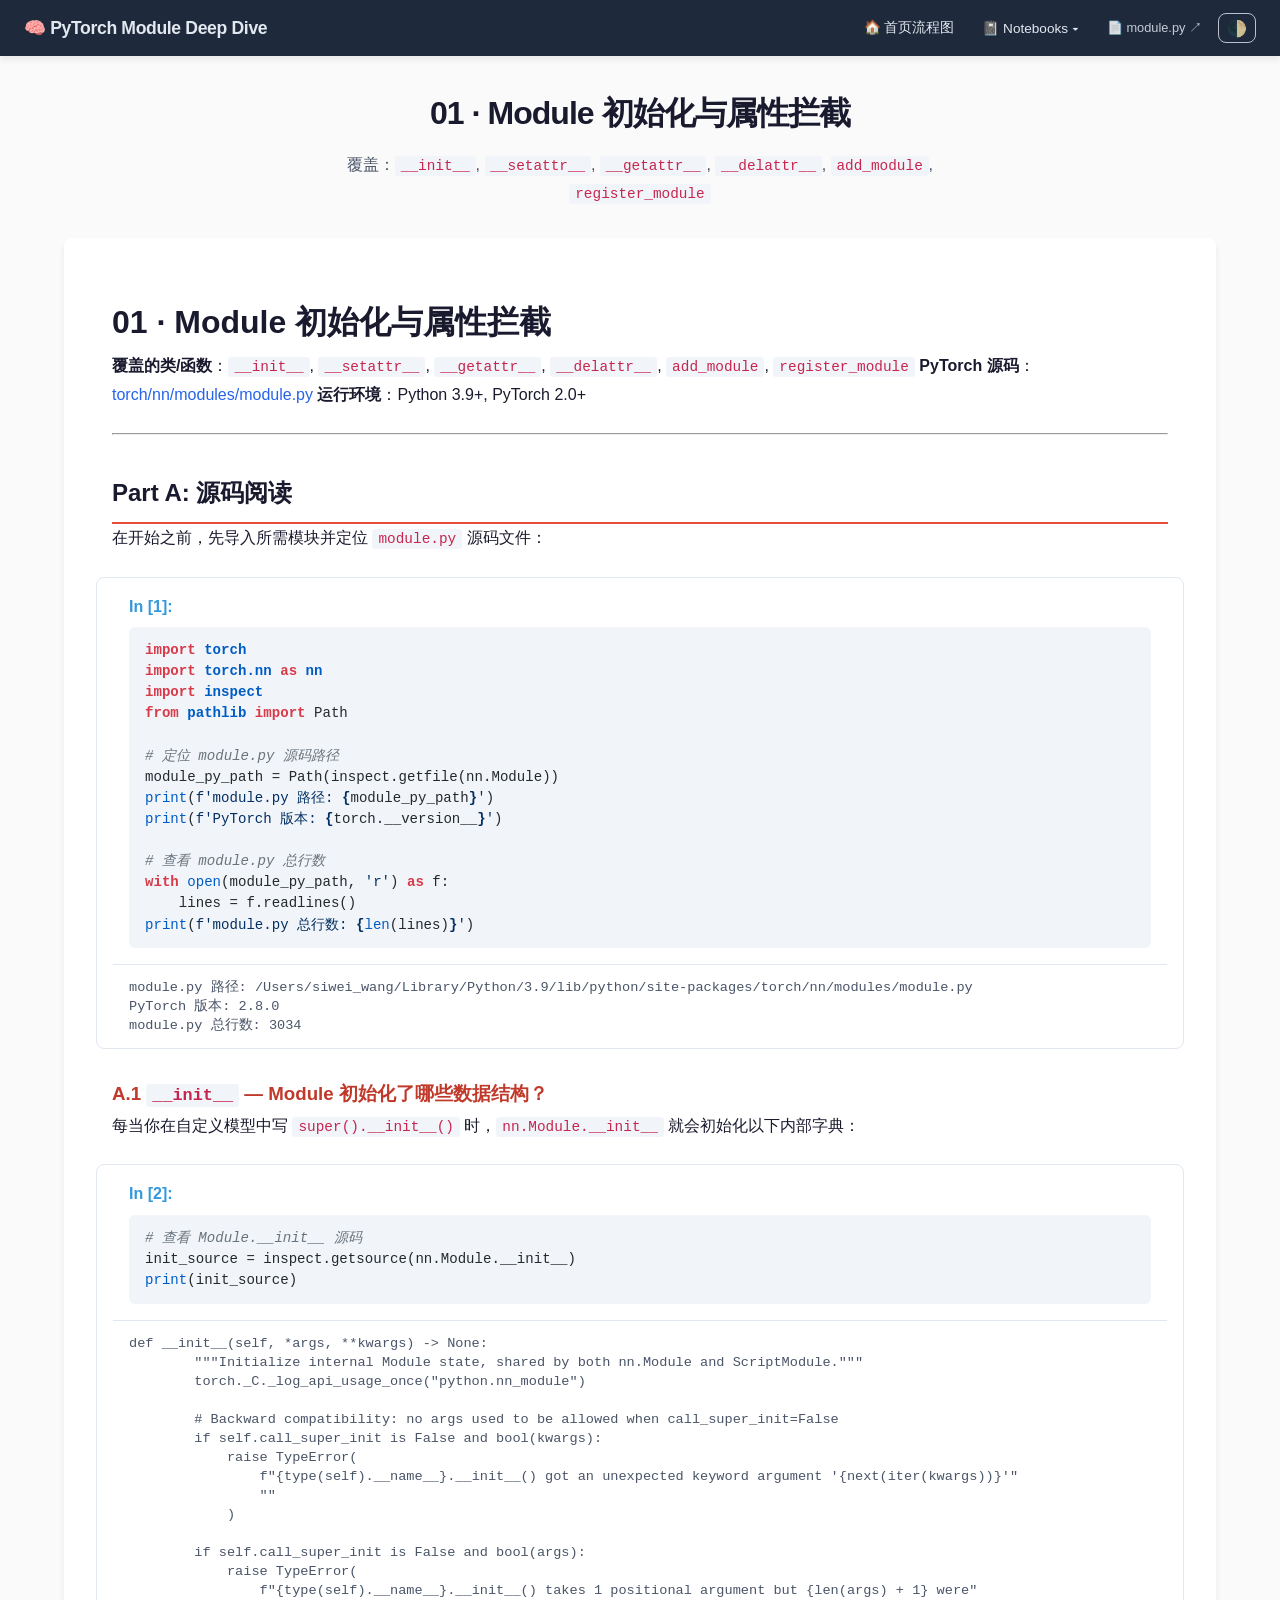
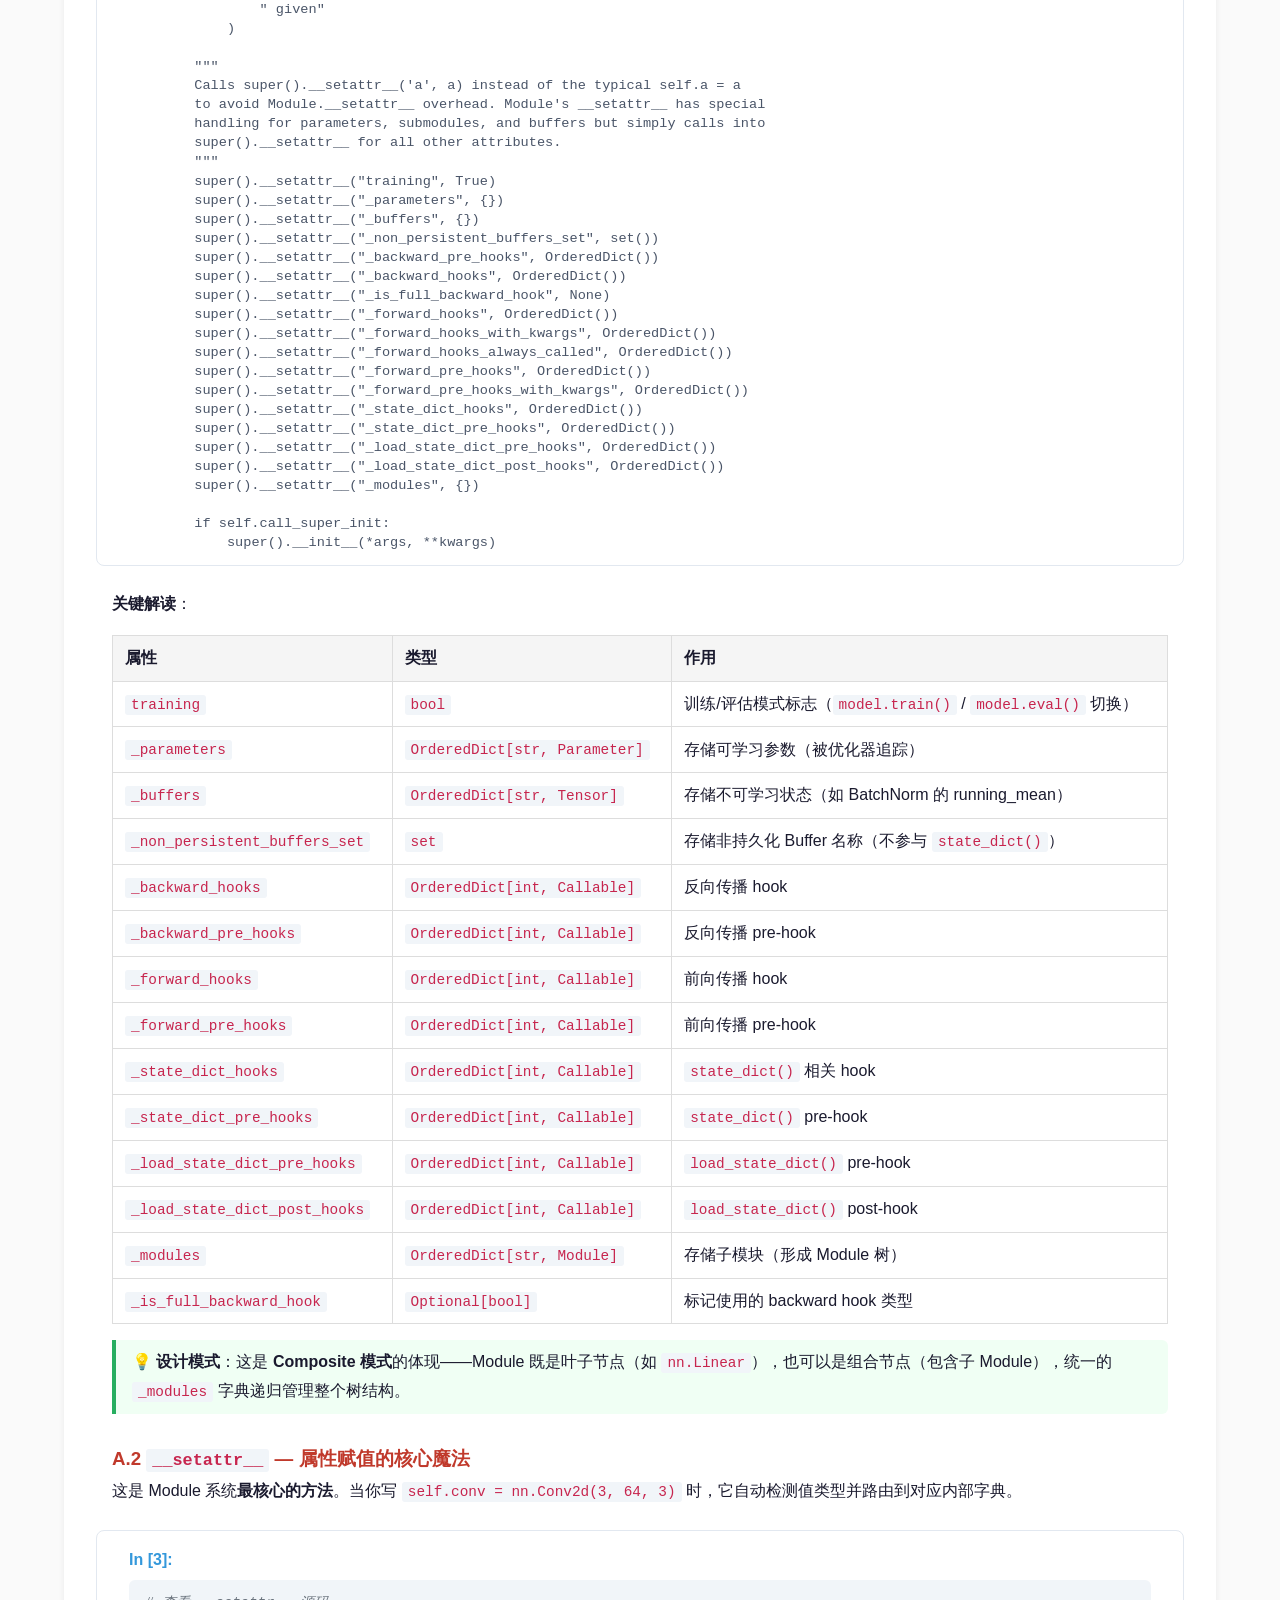
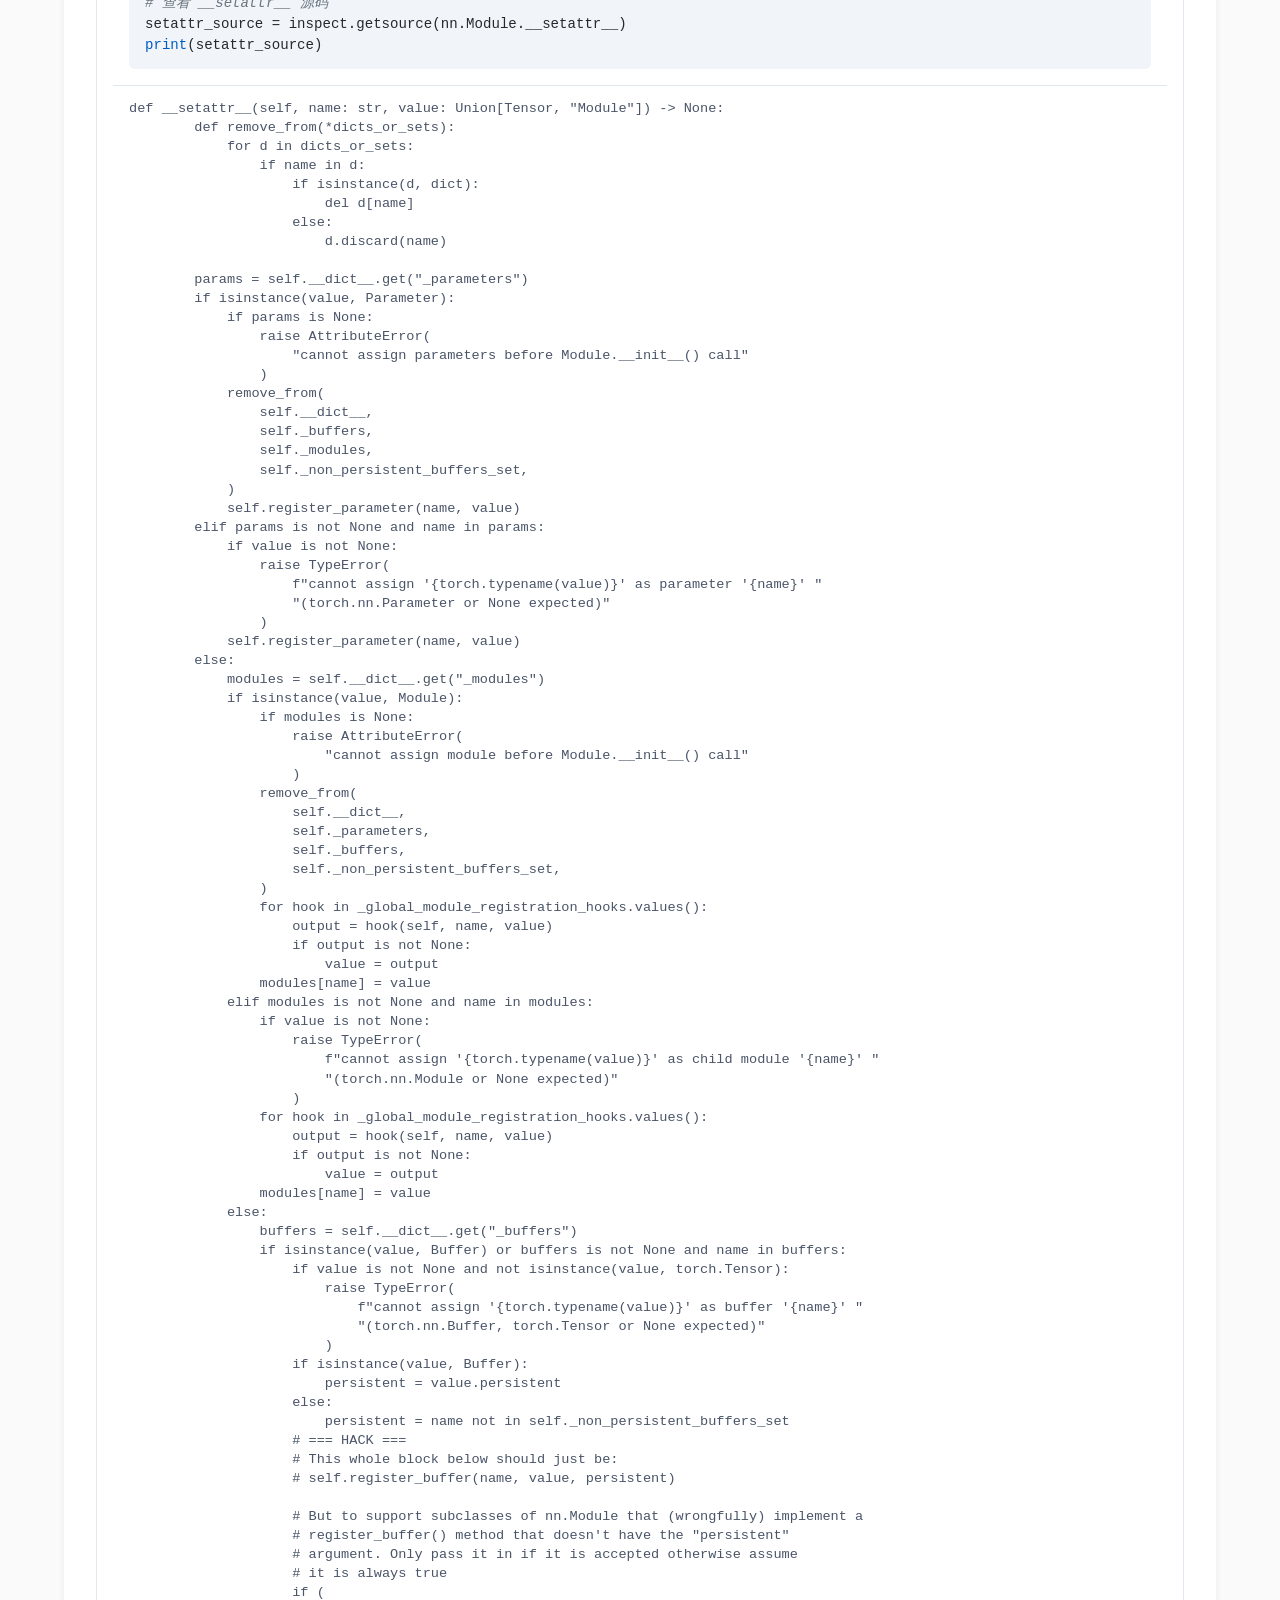
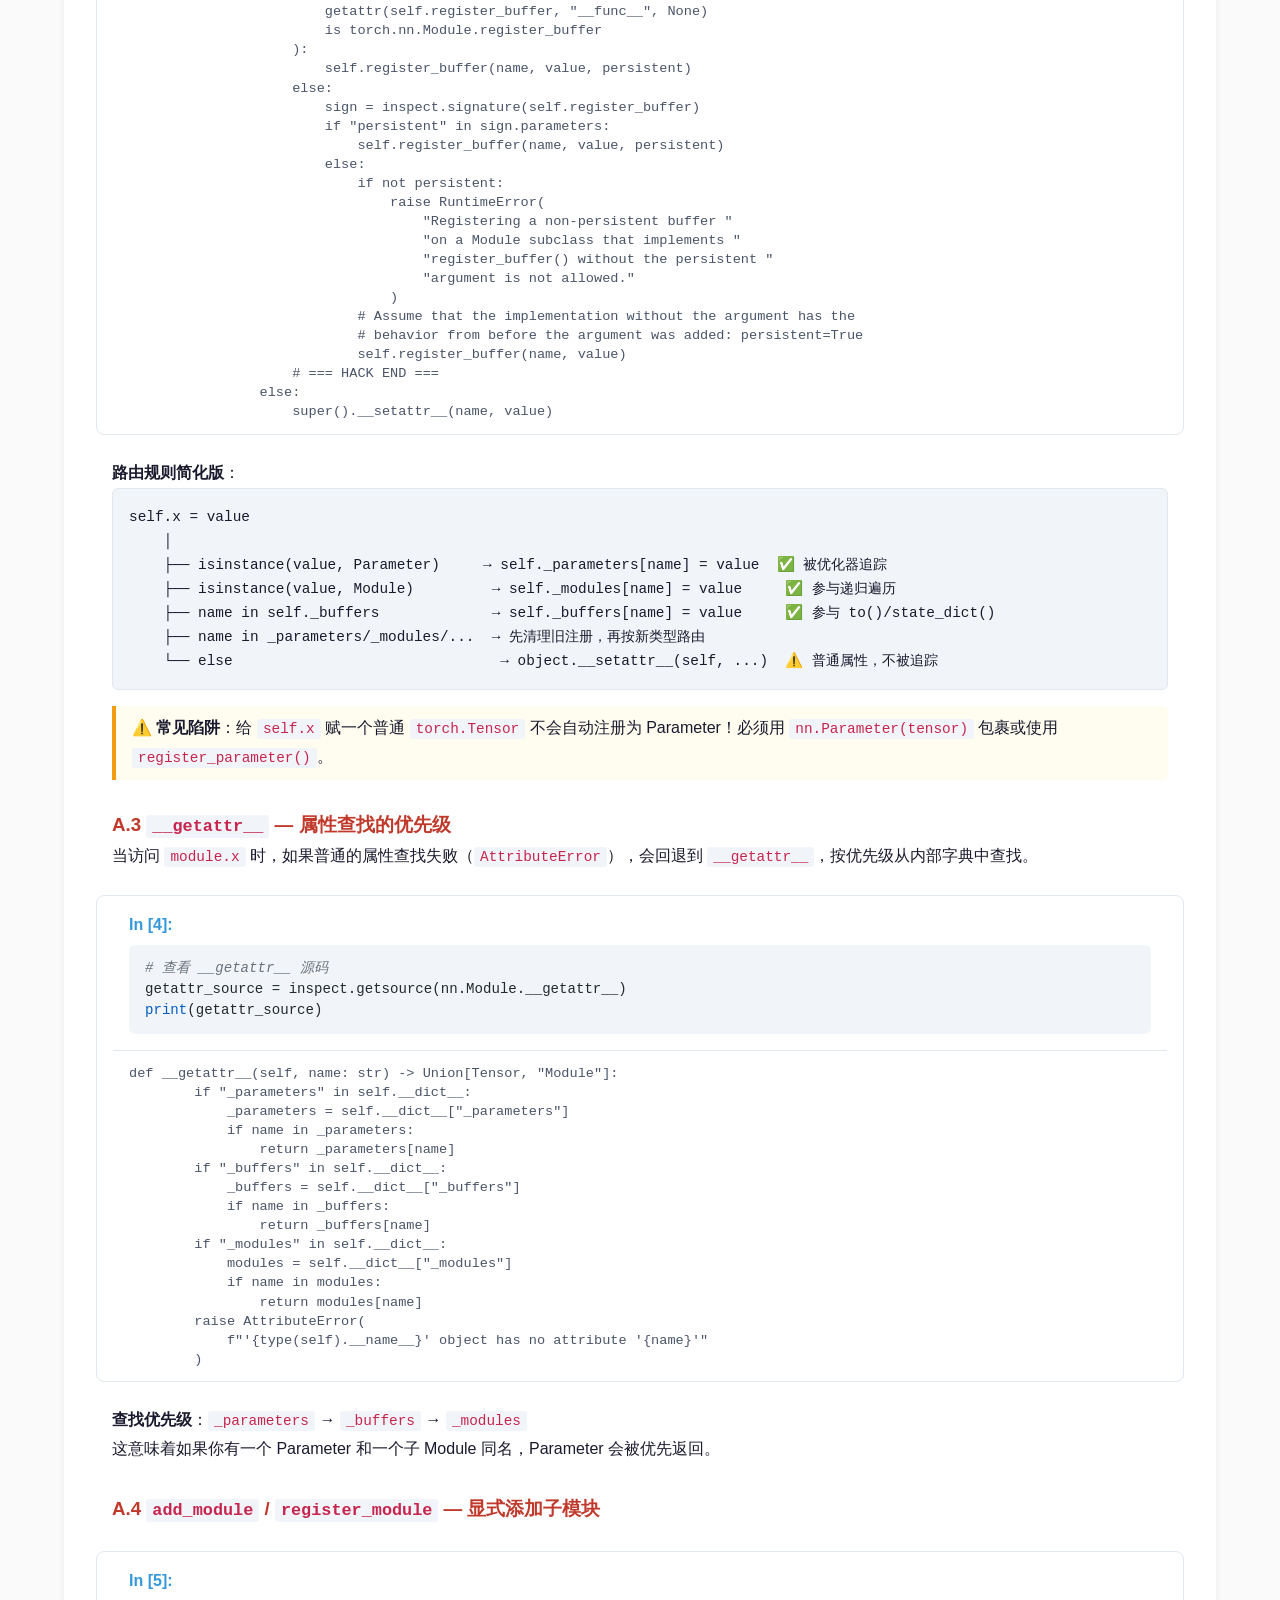
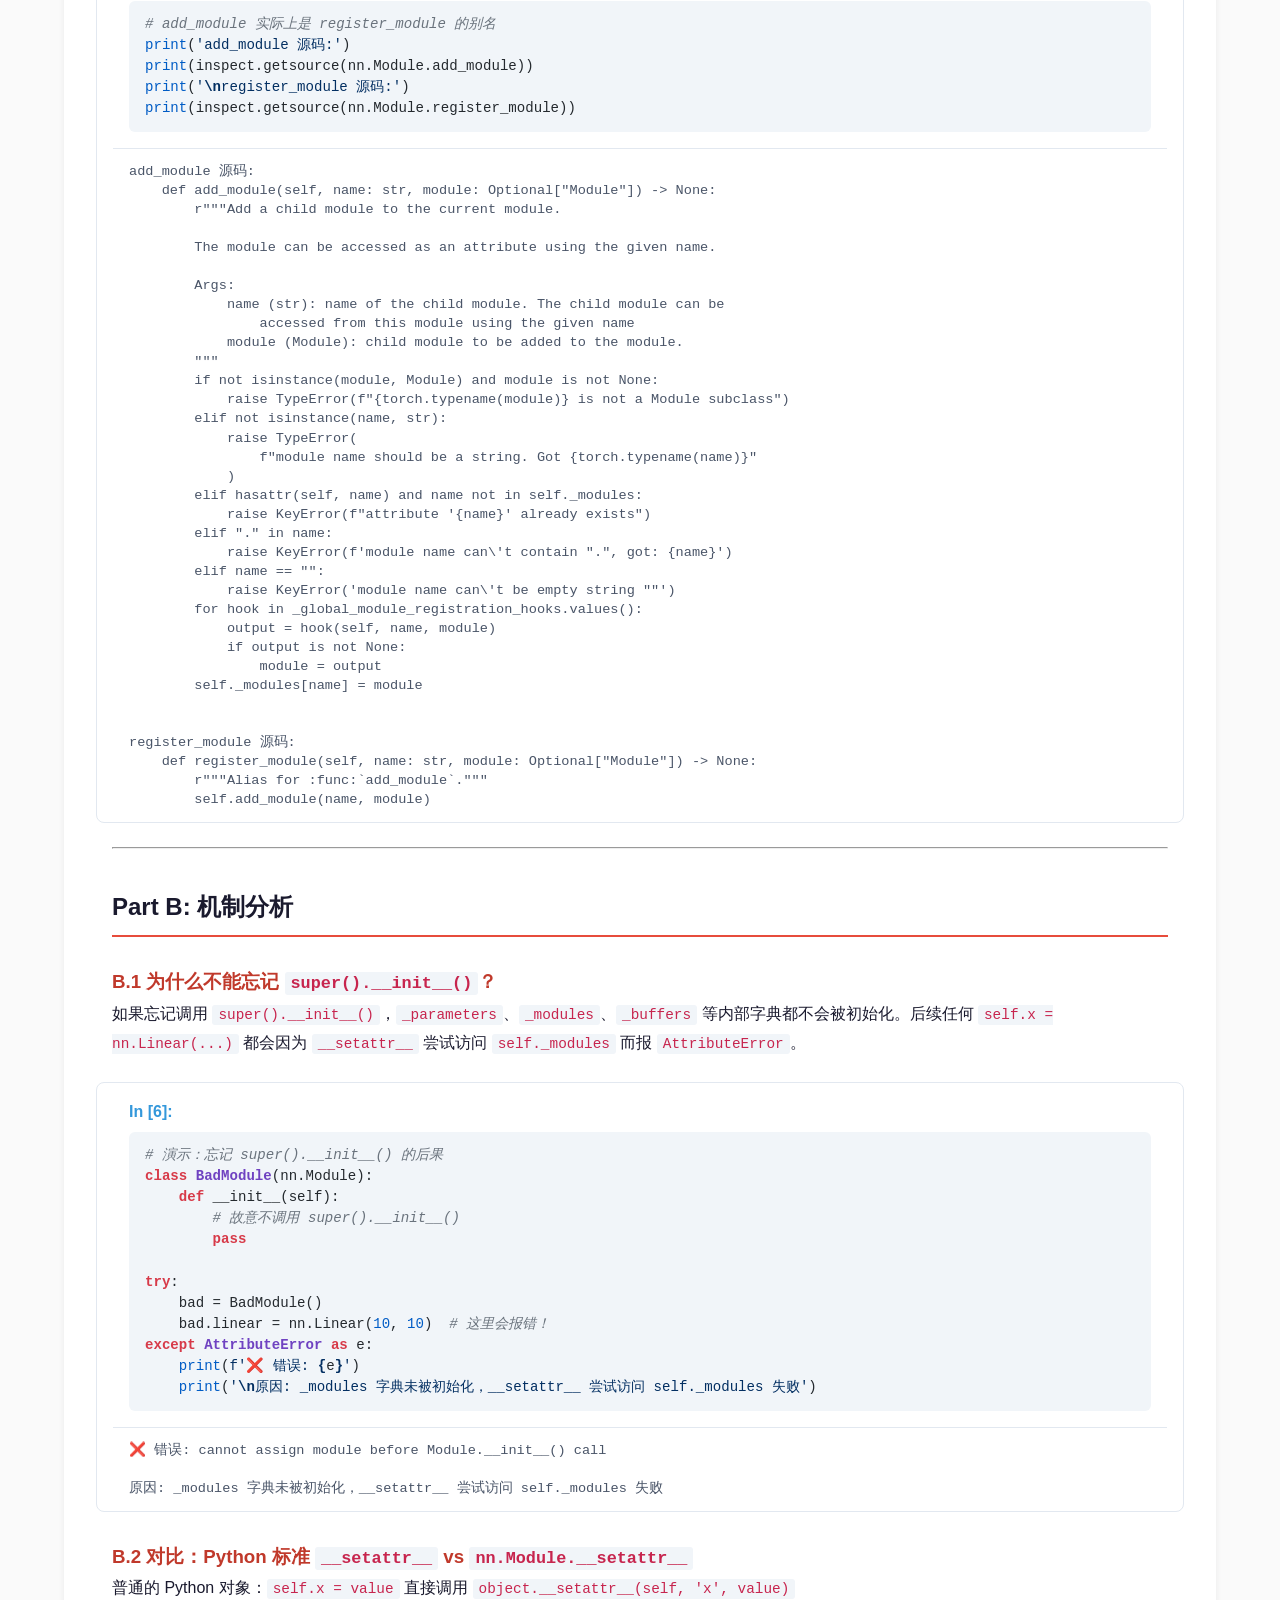
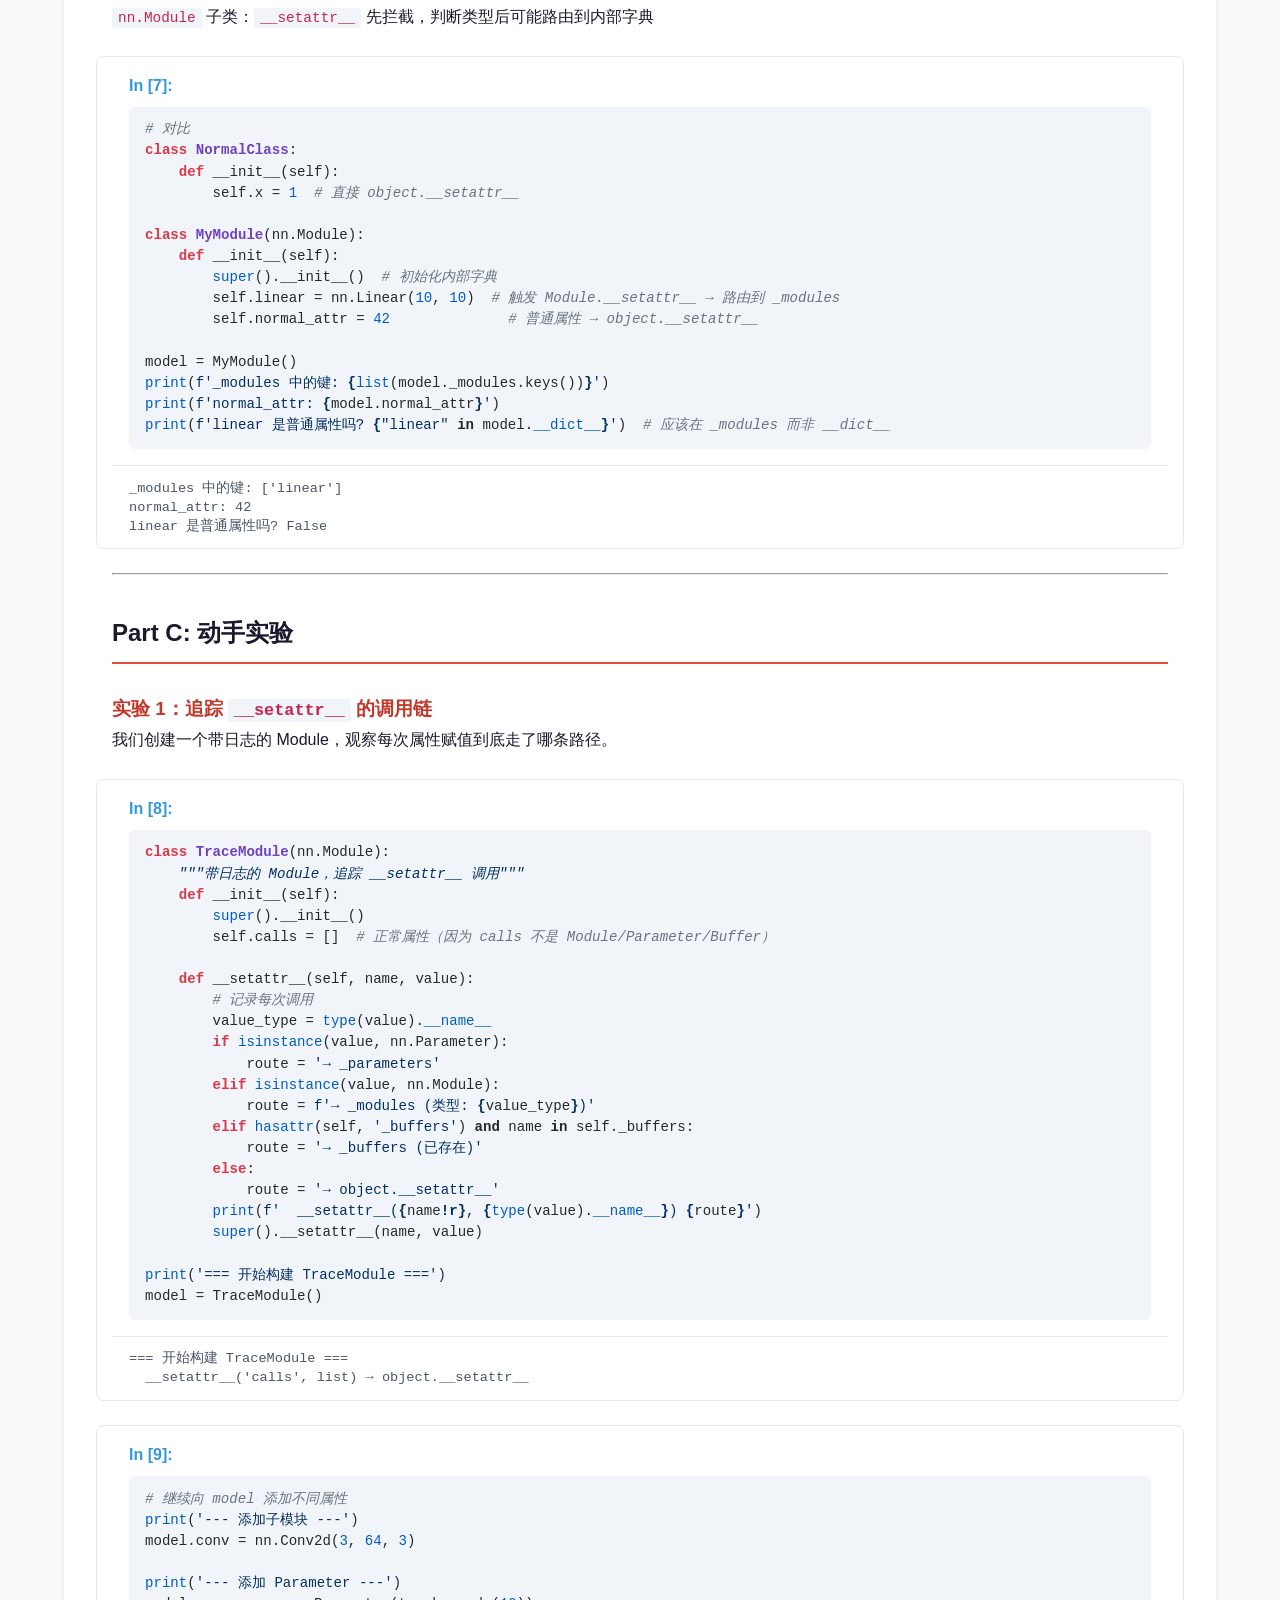
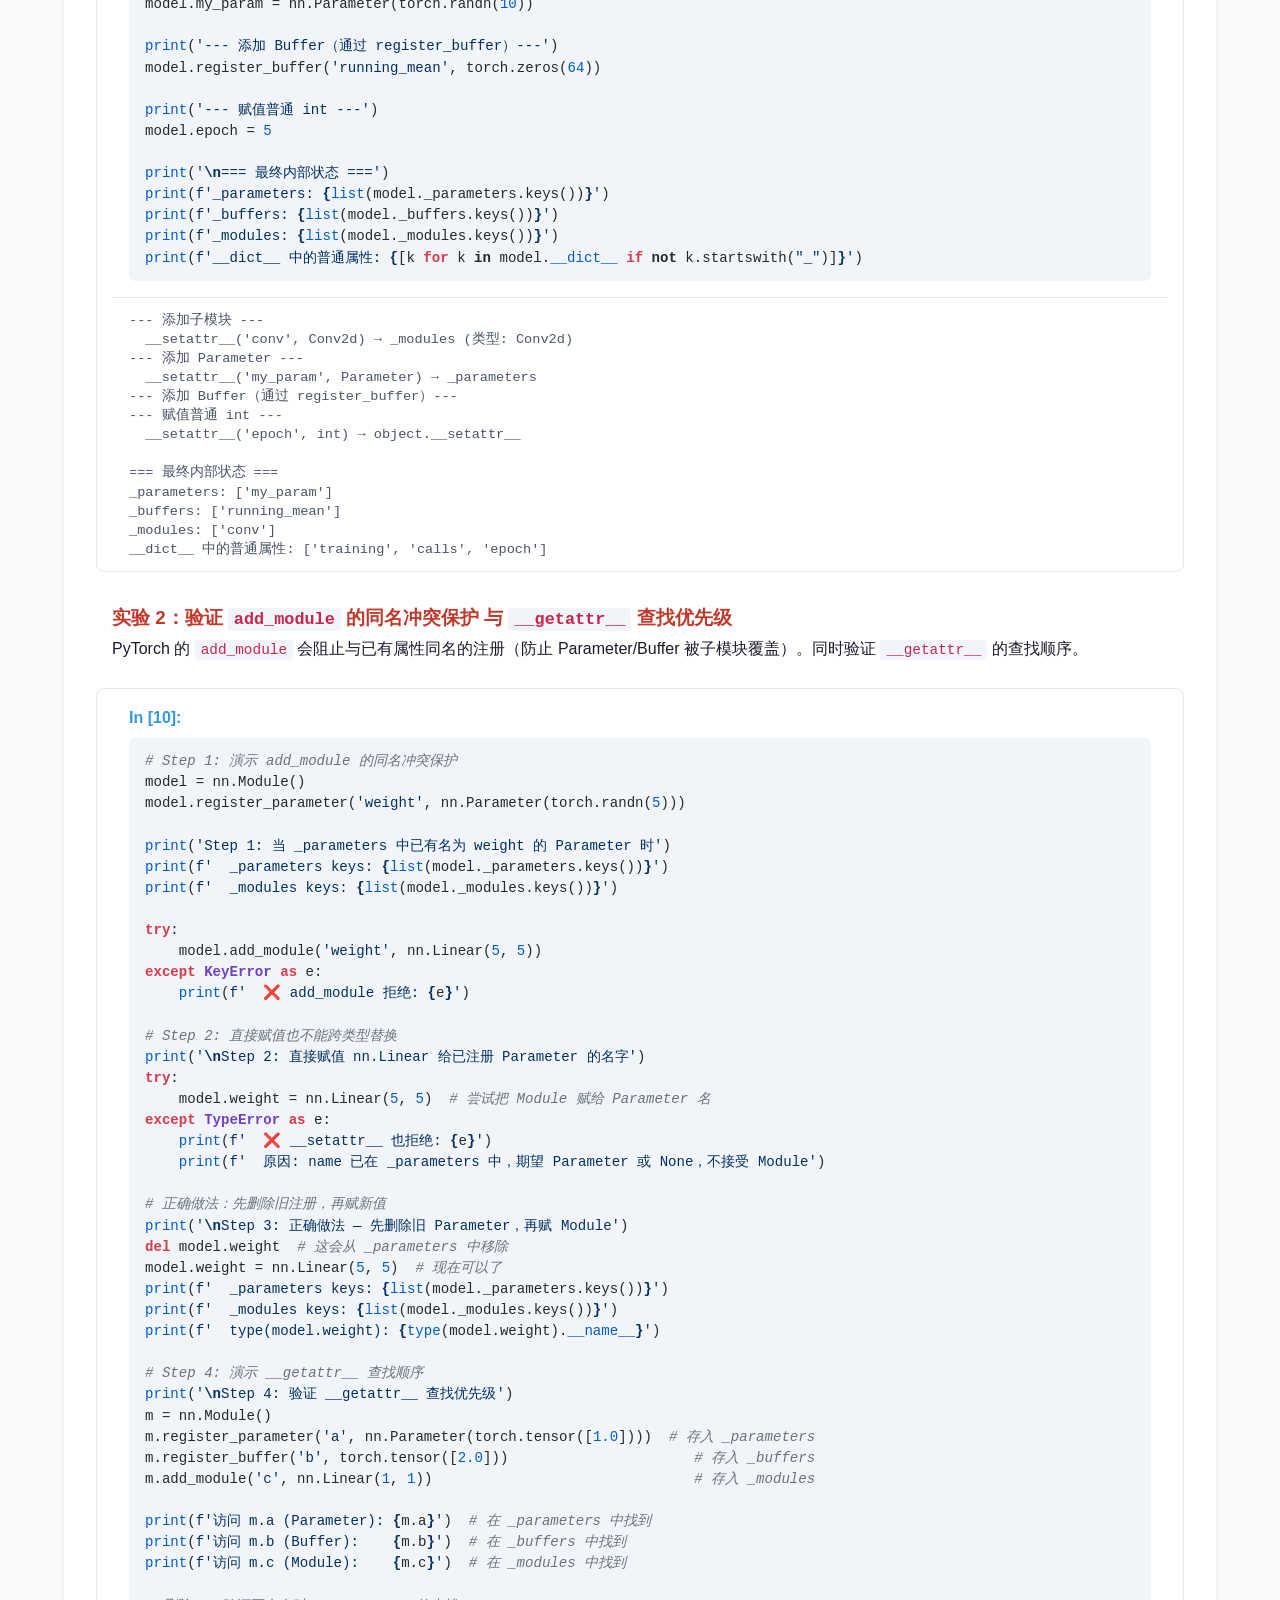
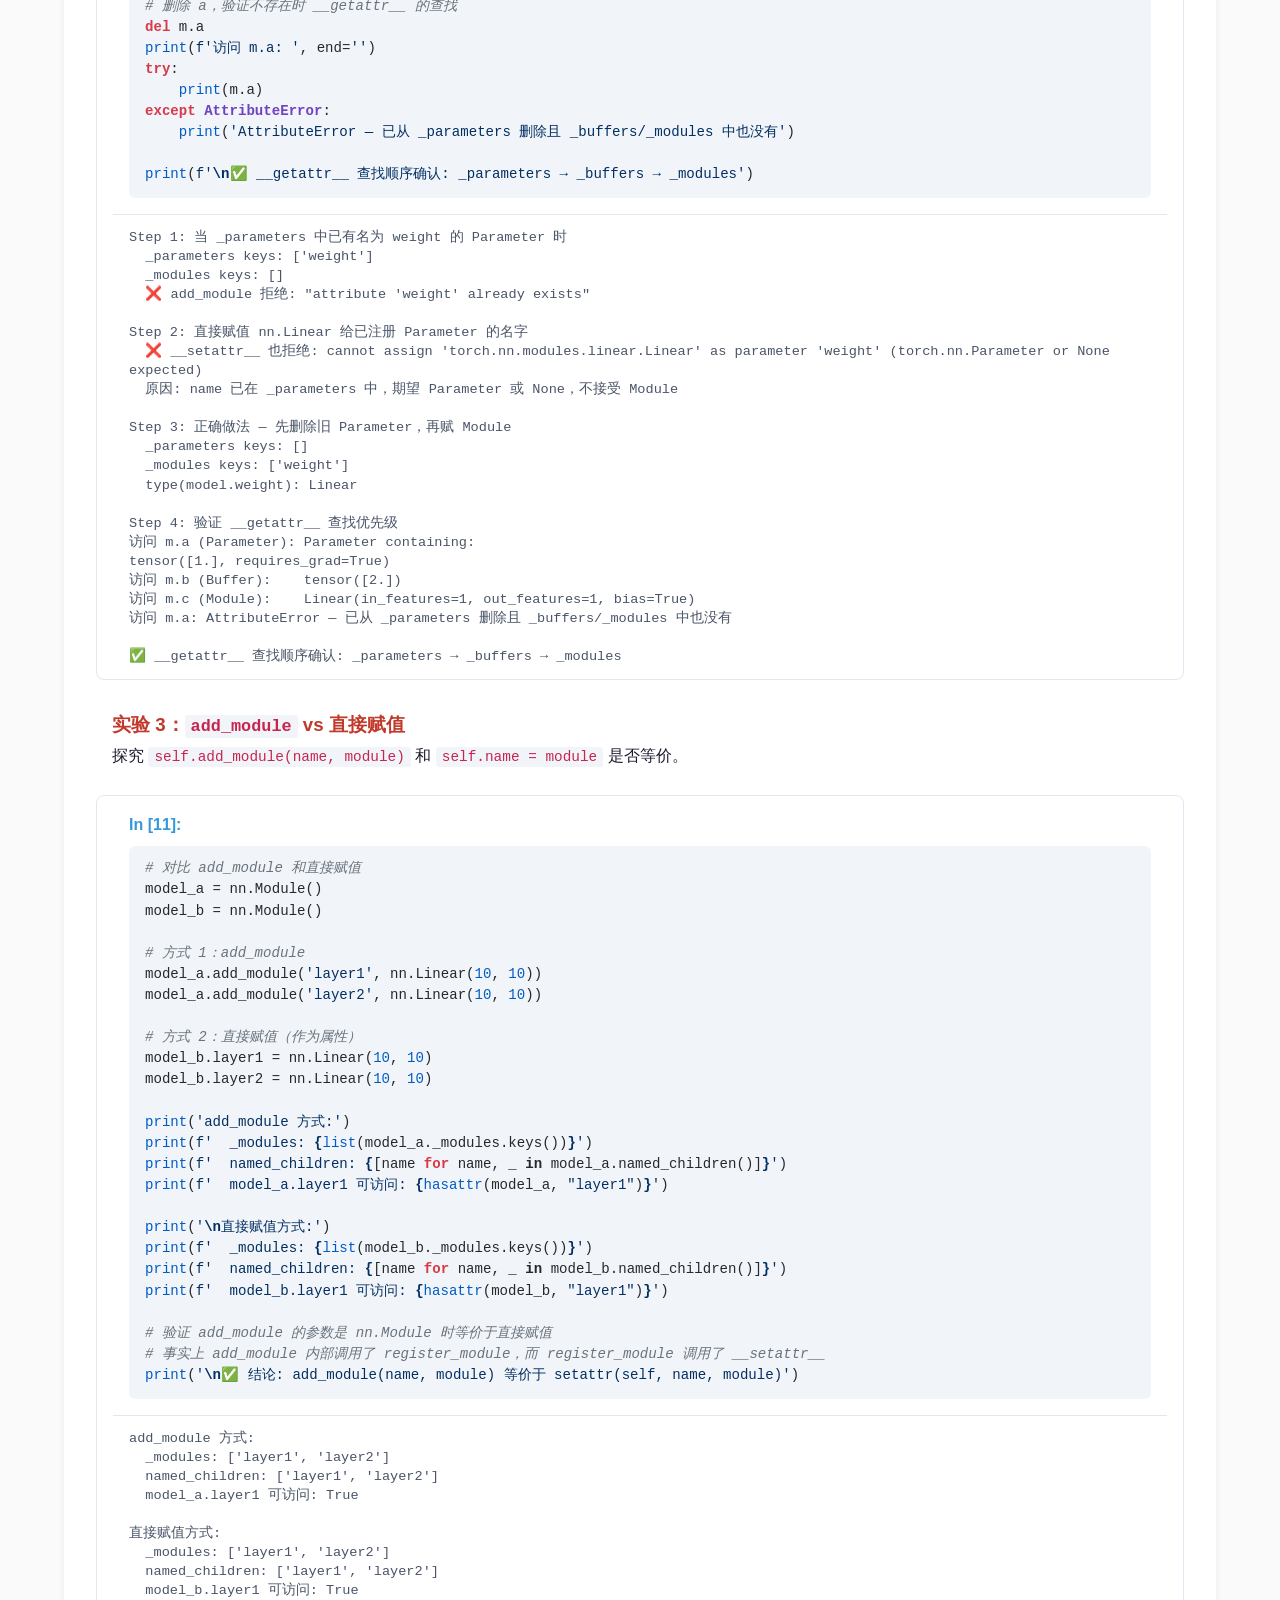
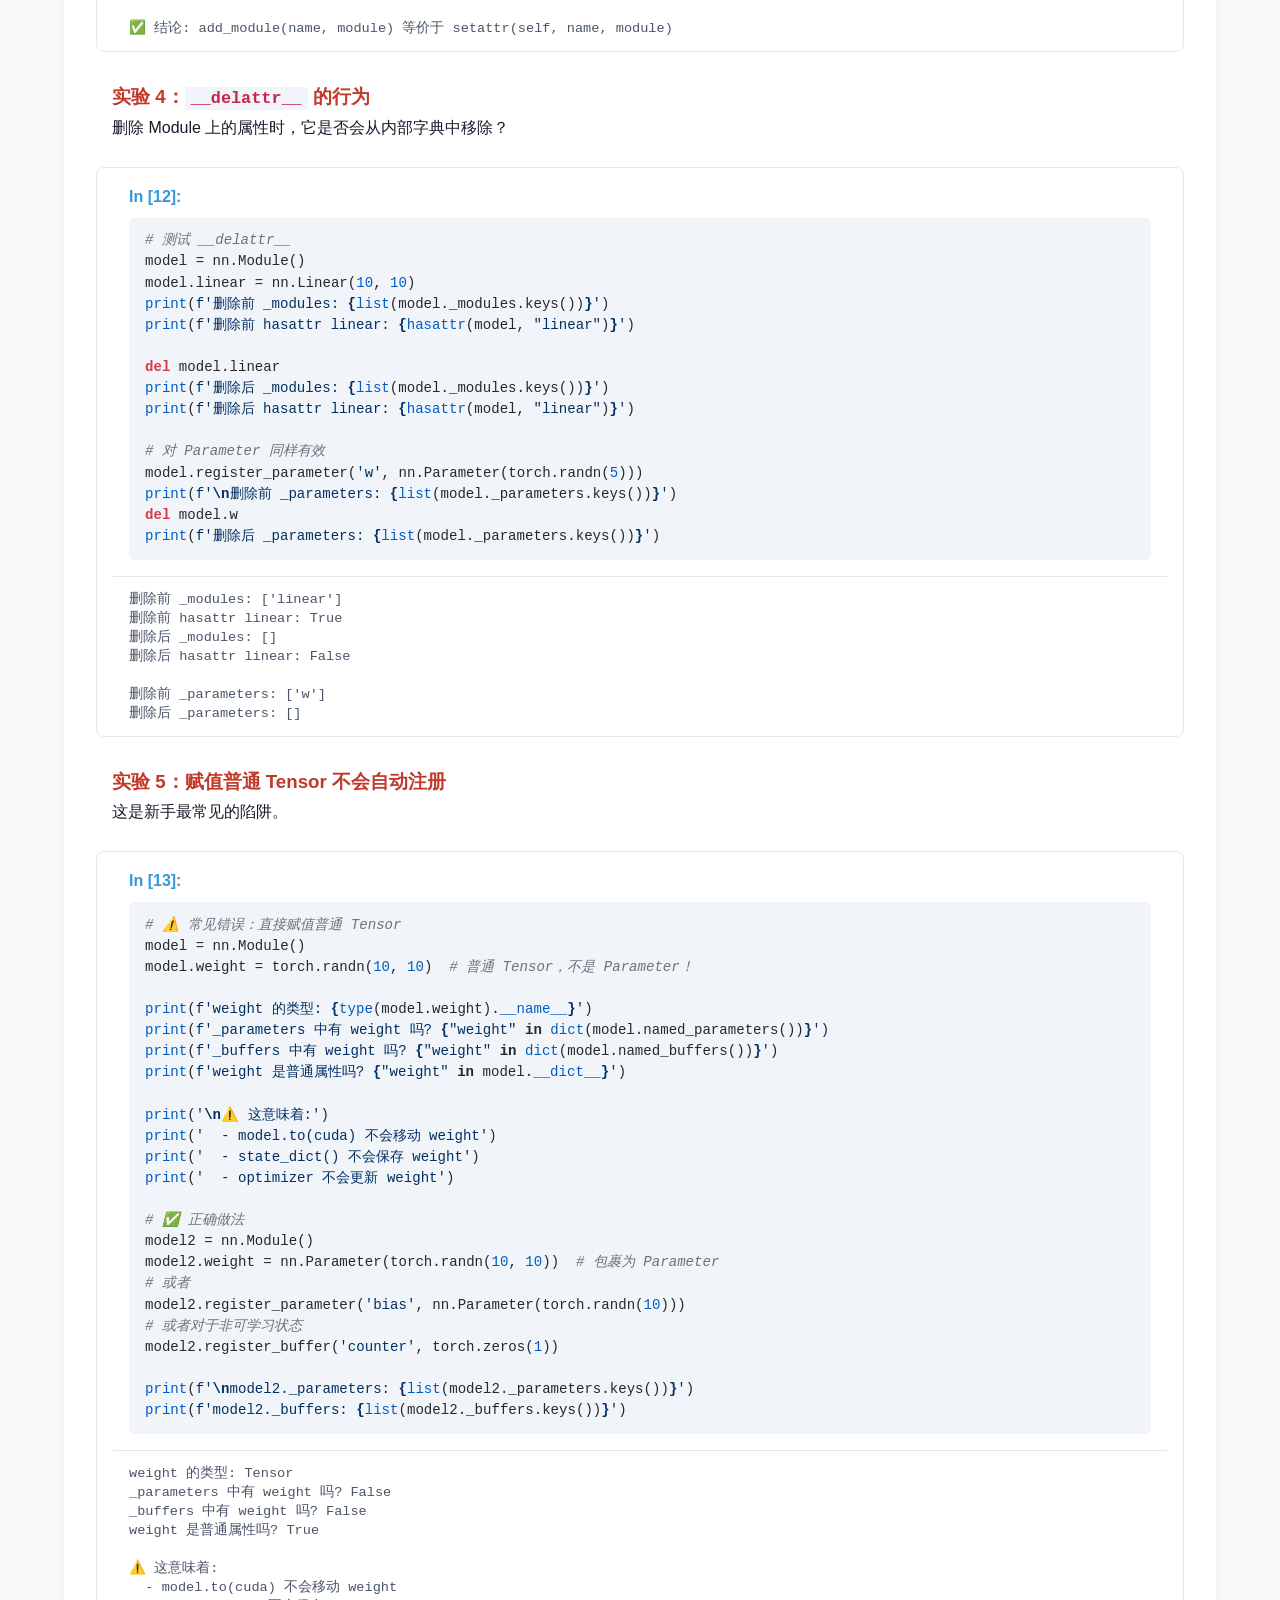
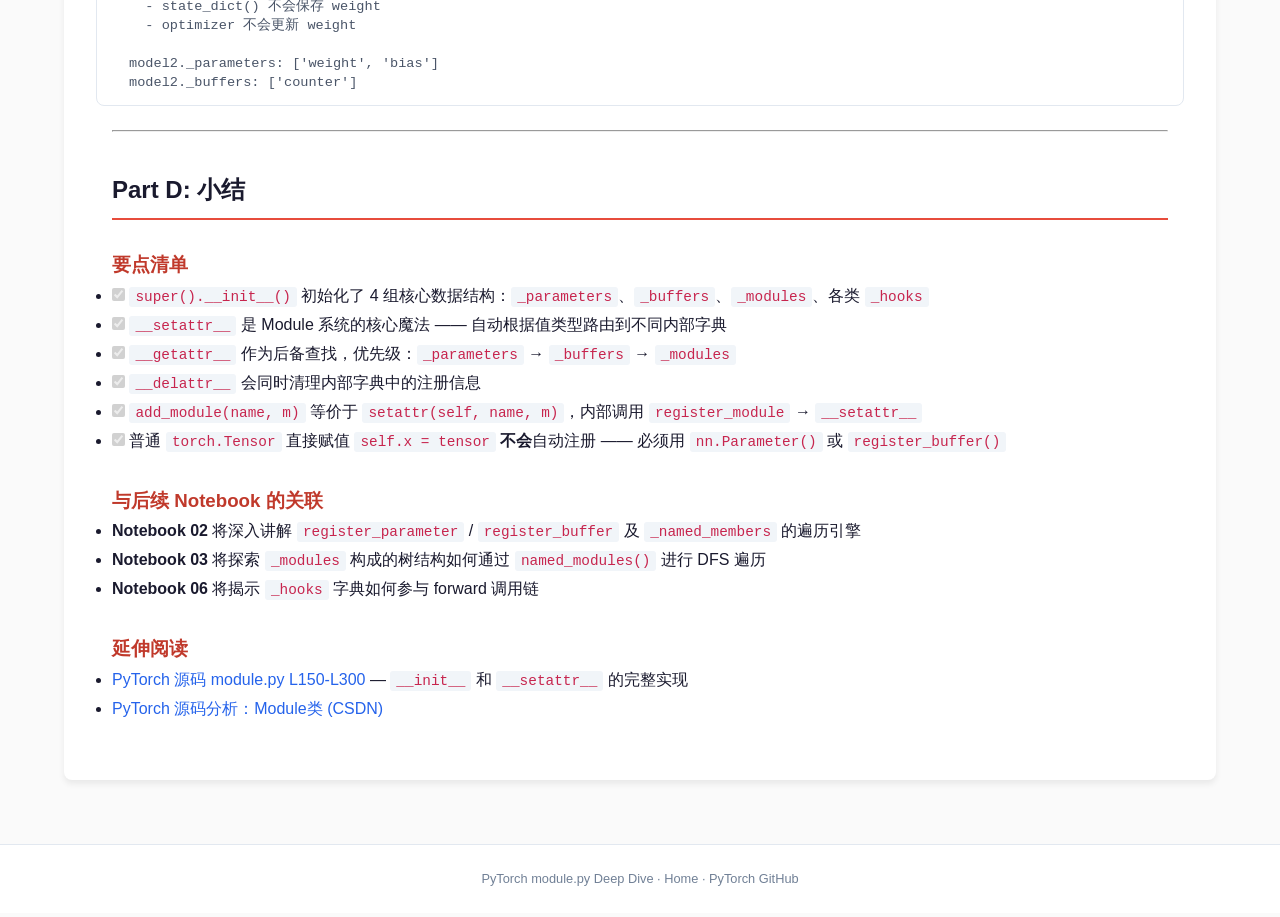
<file: notebooks/html/01_module_initialization.html>
<!DOCTYPE html>
<html lang="zh-CN">
<head>
    <meta charset="UTF-8">
    <meta name="viewport" content="width=device-width, initial-scale=1.0">
    <title>01 · Module 初始化与属性拦截 — PyTorch module.py Deep Dive</title>
    <link rel="stylesheet" href="../../css/style.css">
    <style>
        /* ============================================================
           Pygments syntax highlighting — uses site CSS variables
           ============================================================ */
        pre { line-height: 125%; }
td.linenos .normal { color: inherit; background-color: transparent; padding-left: 5px; padding-right: 5px; }
span.linenos { color: inherit; background-color: transparent; padding-left: 5px; padding-right: 5px; }
td.linenos .special { color: #000000; background-color: #ffffc0; padding-left: 5px; padding-right: 5px; }
span.linenos.special { color: #000000; background-color: #ffffc0; padding-left: 5px; padding-right: 5px; }
.highlight .hll { background-color: #ffffcc }
.highlight { background: #f8f8f8; }
.highlight .c { color: #3D7B7B; font-style: italic } /* Comment */
.highlight .err { border: 1px solid #F00 } /* Error */
.highlight .k { color: #008000; font-weight: bold } /* Keyword */
.highlight .o { color: #666 } /* Operator */
.highlight .ch { color: #3D7B7B; font-style: italic } /* Comment.Hashbang */
.highlight .cm { color: #3D7B7B; font-style: italic } /* Comment.Multiline */
.highlight .cp { color: #9C6500 } /* Comment.Preproc */
.highlight .cpf { color: #3D7B7B; font-style: italic } /* Comment.PreprocFile */
.highlight .c1 { color: #3D7B7B; font-style: italic } /* Comment.Single */
.highlight .cs { color: #3D7B7B; font-style: italic } /* Comment.Special */
.highlight .gd { color: #A00000 } /* Generic.Deleted */
.highlight .ge { font-style: italic } /* Generic.Emph */
.highlight .ges { font-weight: bold; font-style: italic } /* Generic.EmphStrong */
.highlight .gr { color: #E40000 } /* Generic.Error */
.highlight .gh { color: #000080; font-weight: bold } /* Generic.Heading */
.highlight .gi { color: #008400 } /* Generic.Inserted */
.highlight .go { color: #717171 } /* Generic.Output */
.highlight .gp { color: #000080; font-weight: bold } /* Generic.Prompt */
.highlight .gs { font-weight: bold } /* Generic.Strong */
.highlight .gu { color: #800080; font-weight: bold } /* Generic.Subheading */
.highlight .gt { color: #04D } /* Generic.Traceback */
.highlight .kc { color: #008000; font-weight: bold } /* Keyword.Constant */
.highlight .kd { color: #008000; font-weight: bold } /* Keyword.Declaration */
.highlight .kn { color: #008000; font-weight: bold } /* Keyword.Namespace */
.highlight .kp { color: #008000 } /* Keyword.Pseudo */
.highlight .kr { color: #008000; font-weight: bold } /* Keyword.Reserved */
.highlight .kt { color: #B00040 } /* Keyword.Type */
.highlight .m { color: #666 } /* Literal.Number */
.highlight .s { color: #BA2121 } /* Literal.String */
.highlight .na { color: #687822 } /* Name.Attribute */
.highlight .nb { color: #008000 } /* Name.Builtin */
.highlight .nc { color: #00F; font-weight: bold } /* Name.Class */
.highlight .no { color: #800 } /* Name.Constant */
.highlight .nd { color: #A2F } /* Name.Decorator */
.highlight .ni { color: #717171; font-weight: bold } /* Name.Entity */
.highlight .ne { color: #CB3F38; font-weight: bold } /* Name.Exception */
.highlight .nf { color: #00F } /* Name.Function */
.highlight .nl { color: #767600 } /* Name.Label */
.highlight .nn { color: #00F; font-weight: bold } /* Name.Namespace */
.highlight .nt { color: #008000; font-weight: bold } /* Name.Tag */
.highlight .nv { color: #19177C } /* Name.Variable */
.highlight .ow { color: #A2F; font-weight: bold } /* Operator.Word */
.highlight .w { color: #BBB } /* Text.Whitespace */
.highlight .mb { color: #666 } /* Literal.Number.Bin */
.highlight .mf { color: #666 } /* Literal.Number.Float */
.highlight .mh { color: #666 } /* Literal.Number.Hex */
.highlight .mi { color: #666 } /* Literal.Number.Integer */
.highlight .mo { color: #666 } /* Literal.Number.Oct */
.highlight .sa { color: #BA2121 } /* Literal.String.Affix */
.highlight .sb { color: #BA2121 } /* Literal.String.Backtick */
.highlight .sc { color: #BA2121 } /* Literal.String.Char */
.highlight .dl { color: #BA2121 } /* Literal.String.Delimiter */
.highlight .sd { color: #BA2121; font-style: italic } /* Literal.String.Doc */
.highlight .s2 { color: #BA2121 } /* Literal.String.Double */
.highlight .se { color: #AA5D1F; font-weight: bold } /* Literal.String.Escape */
.highlight .sh { color: #BA2121 } /* Literal.String.Heredoc */
.highlight .si { color: #A45A77; font-weight: bold } /* Literal.String.Interpol */
.highlight .sx { color: #008000 } /* Literal.String.Other */
.highlight .sr { color: #A45A77 } /* Literal.String.Regex */
.highlight .s1 { color: #BA2121 } /* Literal.String.Single */
.highlight .ss { color: #19177C } /* Literal.String.Symbol */
.highlight .bp { color: #008000 } /* Name.Builtin.Pseudo */
.highlight .fm { color: #00F } /* Name.Function.Magic */
.highlight .vc { color: #19177C } /* Name.Variable.Class */
.highlight .vg { color: #19177C } /* Name.Variable.Global */
.highlight .vi { color: #19177C } /* Name.Variable.Instance */
.highlight .vm { color: #19177C } /* Name.Variable.Magic */
.highlight .il { color: #666 } /* Literal.Number.Integer.Long */

        /* Override pygments colors with site theme variables */
        .highlight { background: var(--code-bg); }
        .highlight .k, .highlight .kn, .highlight .kd, .highlight .kc, .highlight .kr, .highlight .kt { color: #d73a49; font-weight: bold; }
        .highlight .n, .highlight .nb, .highlight .bp, .highlight .fm { color: #24292e; }
        .highlight .s, .highlight .s1, .highlight .s2, .highlight .sa, .highlight .sb, .highlight .sc, .highlight .sd, .highlight .se, .highlight .sh, .highlight .si, .highlight .sx { color: #032f62; }
        .highlight .mi, .highlight .mf, .highlight .mh, .highlight .mo, .highlight .il, .highlight .m { color: #005cc5; }
        .highlight .c, .highlight .c1, .highlight .cm, .highlight .cp, .highlight .cs, .highlight .ch { color: #6a737d; font-style: italic; }
        .highlight .o, .highlight .ow, .highlight .p { color: #24292e; }
        .highlight .nf, .highlight .nc, .highlight .ne { color: #6f42c1; }
        .highlight .nn, .highlight .no { color: #005cc5; }
        .highlight .nd { color: #6f42c1; }
        .highlight .vm, .highlight .nb { color: #005cc5; }
        .highlight .err { color: #cb2431; }

        /* Dark mode overrides */
        [data-theme="dark"] .highlight .k, [data-theme="dark"] .highlight .kn,
        [data-theme="dark"] .highlight .kd, [data-theme="dark"] .highlight .kc,
        [data-theme="dark"] .highlight .kr, [data-theme="dark"] .highlight .kt { color: #ff7b72; font-weight: bold; }
        [data-theme="dark"] .highlight .n, [data-theme="dark"] .highlight .nb,
        [data-theme="dark"] .highlight .bp, [data-theme="dark"] .highlight .fm { color: #c9d1d9; }
        [data-theme="dark"] .highlight .s, [data-theme="dark"] .highlight .s1,
        [data-theme="dark"] .highlight .s2, [data-theme="dark"] .highlight .sa,
        [data-theme="dark"] .highlight .sb, [data-theme="dark"] .highlight .sc,
        [data-theme="dark"] .highlight .sd, [data-theme="dark"] .highlight .se,
        [data-theme="dark"] .highlight .sh, [data-theme="dark"] .highlight .si,
        [data-theme="dark"] .highlight .sx { color: #a5d6ff; }
        [data-theme="dark"] .highlight .mi, [data-theme="dark"] .highlight .mf,
        [data-theme="dark"] .highlight .mh, [data-theme="dark"] .highlight .mo,
        [data-theme="dark"] .highlight .il, [data-theme="dark"] .highlight .m { color: #79c0ff; }
        [data-theme="dark"] .highlight .c, [data-theme="dark"] .highlight .c1,
        [data-theme="dark"] .highlight .cm, [data-theme="dark"] .highlight .cp,
        [data-theme="dark"] .highlight .cs, [data-theme="dark"] .highlight .ch { color: #8b949e; font-style: italic; }
        [data-theme="dark"] .highlight .o, [data-theme="dark"] .highlight .ow,
        [data-theme="dark"] .highlight .p { color: #c9d1d9; }
        [data-theme="dark"] .highlight .nf, [data-theme="dark"] .highlight .nc,
        [data-theme="dark"] .highlight .ne { color: #d2a8ff; }
        [data-theme="dark"] .highlight .nn, [data-theme="dark"] .highlight .no { color: #79c0ff; }
        [data-theme="dark"] .highlight .nd { color: #d2a8ff; }
        [data-theme="dark"] .highlight .vm { color: #79c0ff; }
        [data-theme="dark"] .highlight .err { color: #f85149; }

        /* Notebook cell styling */
        .notebook-cell { margin: 1.5em 0; padding: 0 1em; }
        .notebook-cell.markdown { line-height: 1.8; }
        .notebook-cell.markdown h2 { border-bottom: 2px solid #e74c3c; padding-bottom: 0.3em; margin-top: 1.5em; }
        .notebook-cell.markdown h3 { margin-top: 1.5em; color: #c0392b; }
        .notebook-cell.markdown table { border-collapse: collapse; width: 100%; margin: 1em 0; }
        .notebook-cell.markdown th, .notebook-cell.markdown td { border: 1px solid #ddd; padding: 8px 12px; text-align: left; }
        .notebook-cell.markdown th { background: #f5f5f5; font-weight: 600; }
        .notebook-cell.markdown code { background: var(--code-bg); color: var(--code-text); padding: 2px 6px; border-radius: 3px; font-size: 0.9em; }
        .notebook-cell.markdown pre { background: var(--code-bg); padding: 1em; border-radius: 6px; overflow-x: auto; border: 1px solid var(--border-color); line-height: 1.5; }
        .notebook-cell.markdown pre code { background: none; padding: 0; color: inherit; }
        .notebook-cell.code { background: var(--bg-secondary); border: 1px solid var(--border-color); border-radius: 8px; overflow: hidden; }
        .notebook-cell.code .input-area { padding: 1em; border-bottom: 1px solid var(--border-color); }
        .notebook-cell.code .input-area .highlight { background: var(--code-bg); padding: 0.8em 1em; border-radius: 6px; overflow-x: auto; }
        .notebook-cell.code .input-area .highlight pre { margin: 0; white-space: pre-wrap; font-family: 'SF Mono','Menlo','Monaco','Courier New',monospace; font-size: 0.88em; line-height: 1.5; }
        .notebook-cell.code .input-area .in-prompt { color: #3498db; font-weight: bold; margin-bottom: 0.5em; }
        .notebook-cell.code .output-area { padding: 0.8em 1em; }
        .notebook-cell.code .output-area pre { margin: 0; white-space: pre-wrap; font-family: 'SF Mono','Menlo','Monaco','Courier New',monospace; font-size: 0.85em; line-height: 1.4; color: var(--text-secondary); }
        blockquote.tip { border-left: 4px solid #27ae60; padding: 0.5em 1em; margin: 1em 0; background: #f0fff4; border-radius: 0 6px 6px 0; }
        blockquote.warning { border-left: 4px solid #f39c12; padding: 0.5em 1em; margin: 1em 0; background: #fffdf0; border-radius: 0 6px 6px 0; }

        /* Dark mode overrides for notebook cells */
        [data-theme="dark"] .notebook-cell.markdown h2 { border-bottom-color: #e74c3c; }
        [data-theme="dark"] .notebook-cell.markdown h3 { color: #e74c3c; }
        [data-theme="dark"] .notebook-cell.markdown th { background: var(--bg-tertiary); }
        [data-theme="dark"] .notebook-cell.markdown th, [data-theme="dark"] .notebook-cell.markdown td { border-color: var(--border-color); }
        [data-theme="dark"] .notebook-cell.code { background: var(--bg-secondary); border-color: var(--border-color); }
        [data-theme="dark"] .notebook-cell.code .input-area { border-bottom-color: var(--border-color); }
        [data-theme="dark"] .notebook-cell.code .input-area .in-prompt { color: #60a5fa; }
        [data-theme="dark"] blockquote.tip { background: #064e3b; color: #d1fae5; }
        [data-theme="dark"] blockquote.warning { background: #78350f; color: #fef3c7; }
    </style>
</head>
<body>
<nav class="navbar">
    <div class="nav-brand"><a href="../../index.html" class="nav-logo">🧠 PyTorch Module Deep Dive</a></div>
    <div class="nav-links">
        <a href="../../index.html" class="nav-item">🏠 首页流程图</a>
        <div class="nav-dropdown">
            <button class="nav-dropbtn">📓 Notebooks ▾</button>
            <div class="nav-dropdown-content">
                <a href="01_module_initialization.html" class="nav-item">01 · Module 初始化与属性拦截</a>
                <a href="02_parameter_and_buffer.html" class="nav-item">02 · Parameter 与 Buffer</a>
                <a href="03_module_hierarchy.html" class="nav-item">03 · Module 层级导航</a>
                <a href="04_device_and_dtype.html" class="nav-item">04 · 设备迁移与类型转换</a>
                <a href="05_training_mode.html" class="nav-item">05 · 训练模式与梯度管理</a>
                <a href="06_forward_and_hooks.html" class="nav-item">06 · Forward 调用链与 Hook</a>
                <a href="07_state_serialization.html" class="nav-item active">07 · 状态序列化</a>
                <a href="08_global_hooks_and_advanced.html" class="nav-item">08 · 全局 Hook 与高级机制</a>
                <a href="09_containers.html" class="nav-item">09 · 容器类</a>
                <a href="10_compilation_and_internals.html" class="nav-item">10 · 编译系统与内部细节</a>
            </div>
        </div>
        <a href="https://github.com/pytorch/pytorch/blob/main/torch/nn/modules/module.py" target="_blank" class="nav-item nav-source">📄 module.py ↗</a>
        <button id="themeToggle" class="nav-item theme-btn" title="切换主题">🌓</button>
    </div>
</nav>
<main class="main-content">
    <header class="page-header">
        <h1>01 · Module 初始化与属性拦截</h1>
        <p class="subtitle">覆盖：<code>__init__</code>, <code>__setattr__</code>, <code>__getattr__</code>, <code>__delattr__</code>, <code>add_module</code>, <code>register_module</code></p>
    </header>
    <div class="diagram-container">

<div class="notebook-cell markdown">
<h1>01 · Module 初始化与属性拦截</h1>

<blockquote><strong>覆盖的类/函数</strong>：<code>__init__</code>, <code>__setattr__</code>, <code>__getattr__</code>, <code>__delattr__</code>, <code>add_module</code>, <code>register_module</code>  
<strong>PyTorch 源码</strong>：<a href="https://github.com/pytorch/pytorch/blob/main/torch/nn/modules/module.py" target="_blank">torch/nn/modules/module.py</a>  
<strong>运行环境</strong>：Python 3.9+, PyTorch 2.0+</blockquote>
</div>
<div class="notebook-cell markdown">
<hr>

<h2>Part A: 源码阅读</h2>

<p>在开始之前，先导入所需模块并定位 <code>module.py</code> 源码文件：</p>
</div>
<div class="notebook-cell code">
<div class="input-area">
<div class="in-prompt">In [1]:</div>
<div class="highlight"><pre><span class="kn">import</span><span class="w"> </span><span class="nn">torch</span>
<span class="kn">import</span><span class="w"> </span><span class="nn">torch.nn</span><span class="w"> </span><span class="k">as</span><span class="w"> </span><span class="nn">nn</span>
<span class="kn">import</span><span class="w"> </span><span class="nn">inspect</span>
<span class="kn">from</span><span class="w"> </span><span class="nn">pathlib</span><span class="w"> </span><span class="kn">import</span> <span class="n">Path</span>

<span class="c1"># 定位 module.py 源码路径</span>
<span class="n">module_py_path</span> <span class="o">=</span> <span class="n">Path</span><span class="p">(</span><span class="n">inspect</span><span class="o">.</span><span class="n">getfile</span><span class="p">(</span><span class="n">nn</span><span class="o">.</span><span class="n">Module</span><span class="p">))</span>
<span class="nb">print</span><span class="p">(</span><span class="sa">f</span><span class="s1">&#39;module.py 路径: </span><span class="si">{</span><span class="n">module_py_path</span><span class="si">}</span><span class="s1">&#39;</span><span class="p">)</span>
<span class="nb">print</span><span class="p">(</span><span class="sa">f</span><span class="s1">&#39;PyTorch 版本: </span><span class="si">{</span><span class="n">torch</span><span class="o">.</span><span class="n">__version__</span><span class="si">}</span><span class="s1">&#39;</span><span class="p">)</span>

<span class="c1"># 查看 module.py 总行数</span>
<span class="k">with</span> <span class="nb">open</span><span class="p">(</span><span class="n">module_py_path</span><span class="p">,</span> <span class="s1">&#39;r&#39;</span><span class="p">)</span> <span class="k">as</span> <span class="n">f</span><span class="p">:</span>
    <span class="n">lines</span> <span class="o">=</span> <span class="n">f</span><span class="o">.</span><span class="n">readlines</span><span class="p">()</span>
<span class="nb">print</span><span class="p">(</span><span class="sa">f</span><span class="s1">&#39;module.py 总行数: </span><span class="si">{</span><span class="nb">len</span><span class="p">(</span><span class="n">lines</span><span class="p">)</span><span class="si">}</span><span class="s1">&#39;</span><span class="p">)</span>
</pre></div>
</div>
<div class="output-area">
<pre><span class="go">module.py 路径: /Users/siwei_wang/Library/Python/3.9/lib/python/site-packages/torch/nn/modules/module.py</span>
<span class="go">PyTorch 版本: 2.8.0</span>
<span class="go">module.py 总行数: 3034</span>
</pre>
</div>
</div>
<div class="notebook-cell markdown">
<h3>A.1 <code>__init__</code> — Module 初始化了哪些数据结构？</h3>

<p>每当你在自定义模型中写 <code>super().__init__()</code> 时，<code>nn.Module.__init__</code> 就会初始化以下内部字典：</p>
</div>
<div class="notebook-cell code">
<div class="input-area">
<div class="in-prompt">In [2]:</div>
<div class="highlight"><pre><span class="c1"># 查看 Module.__init__ 源码</span>
<span class="n">init_source</span> <span class="o">=</span> <span class="n">inspect</span><span class="o">.</span><span class="n">getsource</span><span class="p">(</span><span class="n">nn</span><span class="o">.</span><span class="n">Module</span><span class="o">.</span><span class="fm">__init__</span><span class="p">)</span>
<span class="nb">print</span><span class="p">(</span><span class="n">init_source</span><span class="p">)</span>
</pre></div>
</div>
<div class="output-area">
<pre><span class="go">def __init__(self, *args, **kwargs) -&gt; None:</span>
<span class="go">        &quot;&quot;&quot;Initialize internal Module state, shared by both nn.Module and ScriptModule.&quot;&quot;&quot;</span>
<span class="go">        torch._C._log_api_usage_once(&quot;python.nn_module&quot;)</span>

<span class="go">        # Backward compatibility: no args used to be allowed when call_super_init=False</span>
<span class="go">        if self.call_super_init is False and bool(kwargs):</span>
<span class="go">            raise TypeError(</span>
<span class="go">                f&quot;{type(self).__name__}.__init__() got an unexpected keyword argument &#39;{next(iter(kwargs))}&#39;&quot;</span>
<span class="go">                &quot;&quot;</span>
<span class="go">            )</span>

<span class="go">        if self.call_super_init is False and bool(args):</span>
<span class="go">            raise TypeError(</span>
<span class="go">                f&quot;{type(self).__name__}.__init__() takes 1 positional argument but {len(args) + 1} were&quot;</span>
<span class="go">                &quot; given&quot;</span>
<span class="go">            )</span>

<span class="go">        &quot;&quot;&quot;</span>
<span class="go">        Calls super().__setattr__(&#39;a&#39;, a) instead of the typical self.a = a</span>
<span class="go">        to avoid Module.__setattr__ overhead. Module&#39;s __setattr__ has special</span>
<span class="go">        handling for parameters, submodules, and buffers but simply calls into</span>
<span class="go">        super().__setattr__ for all other attributes.</span>
<span class="go">        &quot;&quot;&quot;</span>
<span class="go">        super().__setattr__(&quot;training&quot;, True)</span>
<span class="go">        super().__setattr__(&quot;_parameters&quot;, {})</span>
<span class="go">        super().__setattr__(&quot;_buffers&quot;, {})</span>
<span class="go">        super().__setattr__(&quot;_non_persistent_buffers_set&quot;, set())</span>
<span class="go">        super().__setattr__(&quot;_backward_pre_hooks&quot;, OrderedDict())</span>
<span class="go">        super().__setattr__(&quot;_backward_hooks&quot;, OrderedDict())</span>
<span class="go">        super().__setattr__(&quot;_is_full_backward_hook&quot;, None)</span>
<span class="go">        super().__setattr__(&quot;_forward_hooks&quot;, OrderedDict())</span>
<span class="go">        super().__setattr__(&quot;_forward_hooks_with_kwargs&quot;, OrderedDict())</span>
<span class="go">        super().__setattr__(&quot;_forward_hooks_always_called&quot;, OrderedDict())</span>
<span class="go">        super().__setattr__(&quot;_forward_pre_hooks&quot;, OrderedDict())</span>
<span class="go">        super().__setattr__(&quot;_forward_pre_hooks_with_kwargs&quot;, OrderedDict())</span>
<span class="go">        super().__setattr__(&quot;_state_dict_hooks&quot;, OrderedDict())</span>
<span class="go">        super().__setattr__(&quot;_state_dict_pre_hooks&quot;, OrderedDict())</span>
<span class="go">        super().__setattr__(&quot;_load_state_dict_pre_hooks&quot;, OrderedDict())</span>
<span class="go">        super().__setattr__(&quot;_load_state_dict_post_hooks&quot;, OrderedDict())</span>
<span class="go">        super().__setattr__(&quot;_modules&quot;, {})</span>

<span class="go">        if self.call_super_init:</span>
<span class="go">            super().__init__(*args, **kwargs)</span>
</pre>
</div>
</div>
<div class="notebook-cell markdown">
<p><strong>关键解读</strong>：</p>

<table>
<tr>
<th>属性</th>
<th>类型</th>
<th>作用</th>
</tr>
<tr>
<td><code>training</code></td>
<td><code>bool</code></td>
<td>训练/评估模式标志（<code>model.train()</code> / <code>model.eval()</code> 切换）</td>
</tr>
<tr>
<td><code>_parameters</code></td>
<td><code>OrderedDict[str, Parameter]</code></td>
<td>存储可学习参数（被优化器追踪）</td>
</tr>
<tr>
<td><code>_buffers</code></td>
<td><code>OrderedDict[str, Tensor]</code></td>
<td>存储不可学习状态（如 BatchNorm 的 running_mean）</td>
</tr>
<tr>
<td><code>_non_persistent_buffers_set</code></td>
<td><code>set</code></td>
<td>存储非持久化 Buffer 名称（不参与 <code>state_dict()</code>）</td>
</tr>
<tr>
<td><code>_backward_hooks</code></td>
<td><code>OrderedDict[int, Callable]</code></td>
<td>反向传播 hook</td>
</tr>
<tr>
<td><code>_backward_pre_hooks</code></td>
<td><code>OrderedDict[int, Callable]</code></td>
<td>反向传播 pre-hook</td>
</tr>
<tr>
<td><code>_forward_hooks</code></td>
<td><code>OrderedDict[int, Callable]</code></td>
<td>前向传播 hook</td>
</tr>
<tr>
<td><code>_forward_pre_hooks</code></td>
<td><code>OrderedDict[int, Callable]</code></td>
<td>前向传播 pre-hook</td>
</tr>
<tr>
<td><code>_state_dict_hooks</code></td>
<td><code>OrderedDict[int, Callable]</code></td>
<td><code>state_dict()</code> 相关 hook</td>
</tr>
<tr>
<td><code>_state_dict_pre_hooks</code></td>
<td><code>OrderedDict[int, Callable]</code></td>
<td><code>state_dict()</code> pre-hook</td>
</tr>
<tr>
<td><code>_load_state_dict_pre_hooks</code></td>
<td><code>OrderedDict[int, Callable]</code></td>
<td><code>load_state_dict()</code> pre-hook</td>
</tr>
<tr>
<td><code>_load_state_dict_post_hooks</code></td>
<td><code>OrderedDict[int, Callable]</code></td>
<td><code>load_state_dict()</code> post-hook</td>
</tr>
<tr>
<td><code>_modules</code></td>
<td><code>OrderedDict[str, Module]</code></td>
<td>存储子模块（形成 Module 树）</td>
</tr>
<tr>
<td><code>_is_full_backward_hook</code></td>
<td><code>Optional[bool]</code></td>
<td>标记使用的 backward hook 类型</td>
</tr>
</table>

<blockquote class="tip">💡 <strong>设计模式</strong>：这是 <strong>Composite 模式</strong>的体现——Module 既是叶子节点（如 <code>nn.Linear</code>），也可以是组合节点（包含子 Module），统一的 <code>_modules</code> 字典递归管理整个树结构。</blockquote>
</div>
<div class="notebook-cell markdown">
<h3>A.2 <code>__setattr__</code> — 属性赋值的核心魔法</h3>

<p>这是 Module 系统<strong>最核心的方法</strong>。当你写 <code>self.conv = nn.Conv2d(3, 64, 3)</code> 时，它自动检测值类型并路由到对应内部字典。</p>
</div>
<div class="notebook-cell code">
<div class="input-area">
<div class="in-prompt">In [3]:</div>
<div class="highlight"><pre><span class="c1"># 查看 __setattr__ 源码</span>
<span class="n">setattr_source</span> <span class="o">=</span> <span class="n">inspect</span><span class="o">.</span><span class="n">getsource</span><span class="p">(</span><span class="n">nn</span><span class="o">.</span><span class="n">Module</span><span class="o">.</span><span class="fm">__setattr__</span><span class="p">)</span>
<span class="nb">print</span><span class="p">(</span><span class="n">setattr_source</span><span class="p">)</span>
</pre></div>
</div>
<div class="output-area">
<pre><span class="go">def __setattr__(self, name: str, value: Union[Tensor, &quot;Module&quot;]) -&gt; None:</span>
<span class="go">        def remove_from(*dicts_or_sets):</span>
<span class="go">            for d in dicts_or_sets:</span>
<span class="go">                if name in d:</span>
<span class="go">                    if isinstance(d, dict):</span>
<span class="go">                        del d[name]</span>
<span class="go">                    else:</span>
<span class="go">                        d.discard(name)</span>

<span class="go">        params = self.__dict__.get(&quot;_parameters&quot;)</span>
<span class="go">        if isinstance(value, Parameter):</span>
<span class="go">            if params is None:</span>
<span class="go">                raise AttributeError(</span>
<span class="go">                    &quot;cannot assign parameters before Module.__init__() call&quot;</span>
<span class="go">                )</span>
<span class="go">            remove_from(</span>
<span class="go">                self.__dict__,</span>
<span class="go">                self._buffers,</span>
<span class="go">                self._modules,</span>
<span class="go">                self._non_persistent_buffers_set,</span>
<span class="go">            )</span>
<span class="go">            self.register_parameter(name, value)</span>
<span class="go">        elif params is not None and name in params:</span>
<span class="go">            if value is not None:</span>
<span class="go">                raise TypeError(</span>
<span class="go">                    f&quot;cannot assign &#39;{torch.typename(value)}&#39; as parameter &#39;{name}&#39; &quot;</span>
<span class="go">                    &quot;(torch.nn.Parameter or None expected)&quot;</span>
<span class="go">                )</span>
<span class="go">            self.register_parameter(name, value)</span>
<span class="go">        else:</span>
<span class="go">            modules = self.__dict__.get(&quot;_modules&quot;)</span>
<span class="go">            if isinstance(value, Module):</span>
<span class="go">                if modules is None:</span>
<span class="go">                    raise AttributeError(</span>
<span class="go">                        &quot;cannot assign module before Module.__init__() call&quot;</span>
<span class="go">                    )</span>
<span class="go">                remove_from(</span>
<span class="go">                    self.__dict__,</span>
<span class="go">                    self._parameters,</span>
<span class="go">                    self._buffers,</span>
<span class="go">                    self._non_persistent_buffers_set,</span>
<span class="go">                )</span>
<span class="go">                for hook in _global_module_registration_hooks.values():</span>
<span class="go">                    output = hook(self, name, value)</span>
<span class="go">                    if output is not None:</span>
<span class="go">                        value = output</span>
<span class="go">                modules[name] = value</span>
<span class="go">            elif modules is not None and name in modules:</span>
<span class="go">                if value is not None:</span>
<span class="go">                    raise TypeError(</span>
<span class="go">                        f&quot;cannot assign &#39;{torch.typename(value)}&#39; as child module &#39;{name}&#39; &quot;</span>
<span class="go">                        &quot;(torch.nn.Module or None expected)&quot;</span>
<span class="go">                    )</span>
<span class="go">                for hook in _global_module_registration_hooks.values():</span>
<span class="go">                    output = hook(self, name, value)</span>
<span class="go">                    if output is not None:</span>
<span class="go">                        value = output</span>
<span class="go">                modules[name] = value</span>
<span class="go">            else:</span>
<span class="go">                buffers = self.__dict__.get(&quot;_buffers&quot;)</span>
<span class="go">                if isinstance(value, Buffer) or buffers is not None and name in buffers:</span>
<span class="go">                    if value is not None and not isinstance(value, torch.Tensor):</span>
<span class="go">                        raise TypeError(</span>
<span class="go">                            f&quot;cannot assign &#39;{torch.typename(value)}&#39; as buffer &#39;{name}&#39; &quot;</span>
<span class="go">                            &quot;(torch.nn.Buffer, torch.Tensor or None expected)&quot;</span>
<span class="go">                        )</span>
<span class="go">                    if isinstance(value, Buffer):</span>
<span class="go">                        persistent = value.persistent</span>
<span class="go">                    else:</span>
<span class="go">                        persistent = name not in self._non_persistent_buffers_set</span>
<span class="go">                    # === HACK ===</span>
<span class="go">                    # This whole block below should just be:</span>
<span class="go">                    # self.register_buffer(name, value, persistent)</span>

<span class="go">                    # But to support subclasses of nn.Module that (wrongfully) implement a</span>
<span class="go">                    # register_buffer() method that doesn&#39;t have the &quot;persistent&quot;</span>
<span class="go">                    # argument. Only pass it in if it is accepted otherwise assume</span>
<span class="go">                    # it is always true</span>
<span class="go">                    if (</span>
<span class="go">                        getattr(self.register_buffer, &quot;__func__&quot;, None)</span>
<span class="go">                        is torch.nn.Module.register_buffer</span>
<span class="go">                    ):</span>
<span class="go">                        self.register_buffer(name, value, persistent)</span>
<span class="go">                    else:</span>
<span class="go">                        sign = inspect.signature(self.register_buffer)</span>
<span class="go">                        if &quot;persistent&quot; in sign.parameters:</span>
<span class="go">                            self.register_buffer(name, value, persistent)</span>
<span class="go">                        else:</span>
<span class="go">                            if not persistent:</span>
<span class="go">                                raise RuntimeError(</span>
<span class="go">                                    &quot;Registering a non-persistent buffer &quot;</span>
<span class="go">                                    &quot;on a Module subclass that implements &quot;</span>
<span class="go">                                    &quot;register_buffer() without the persistent &quot;</span>
<span class="go">                                    &quot;argument is not allowed.&quot;</span>
<span class="go">                                )</span>
<span class="go">                            # Assume that the implementation without the argument has the</span>
<span class="go">                            # behavior from before the argument was added: persistent=True</span>
<span class="go">                            self.register_buffer(name, value)</span>
<span class="go">                    # === HACK END ===</span>
<span class="go">                else:</span>
<span class="go">                    super().__setattr__(name, value)</span>
</pre>
</div>
</div>
<div class="notebook-cell markdown">
<p><strong>路由规则简化版</strong>：</p>

<pre><code>self.x = value
    │
    ├── isinstance(value, Parameter)     → self._parameters[name] = value  ✅ 被优化器追踪
    ├── isinstance(value, Module)         → self._modules[name] = value     ✅ 参与递归遍历
    ├── name in self._buffers             → self._buffers[name] = value     ✅ 参与 to()/state_dict()
    ├── name in _parameters/_modules/...  → 先清理旧注册，再按新类型路由
    └── else                               → object.__setattr__(self, ...)  ⚠️ 普通属性，不被追踪</code></pre>

<blockquote class="warning">⚠️ <strong>常见陷阱</strong>：给 <code>self.x</code> 赋一个普通 <code>torch.Tensor</code> 不会自动注册为 Parameter！必须用 <code>nn.Parameter(tensor)</code> 包裹或使用 <code>register_parameter()</code>。</blockquote>
</div>
<div class="notebook-cell markdown">
<h3>A.3 <code>__getattr__</code> — 属性查找的优先级</h3>

<p>当访问 <code>module.x</code> 时，如果普通的属性查找失败（<code>AttributeError</code>），会回退到 <code>__getattr__</code>，按优先级从内部字典中查找。</p>
</div>
<div class="notebook-cell code">
<div class="input-area">
<div class="in-prompt">In [4]:</div>
<div class="highlight"><pre><span class="c1"># 查看 __getattr__ 源码</span>
<span class="n">getattr_source</span> <span class="o">=</span> <span class="n">inspect</span><span class="o">.</span><span class="n">getsource</span><span class="p">(</span><span class="n">nn</span><span class="o">.</span><span class="n">Module</span><span class="o">.</span><span class="fm">__getattr__</span><span class="p">)</span>
<span class="nb">print</span><span class="p">(</span><span class="n">getattr_source</span><span class="p">)</span>
</pre></div>
</div>
<div class="output-area">
<pre><span class="go">def __getattr__(self, name: str) -&gt; Union[Tensor, &quot;Module&quot;]:</span>
<span class="go">        if &quot;_parameters&quot; in self.__dict__:</span>
<span class="go">            _parameters = self.__dict__[&quot;_parameters&quot;]</span>
<span class="go">            if name in _parameters:</span>
<span class="go">                return _parameters[name]</span>
<span class="go">        if &quot;_buffers&quot; in self.__dict__:</span>
<span class="go">            _buffers = self.__dict__[&quot;_buffers&quot;]</span>
<span class="go">            if name in _buffers:</span>
<span class="go">                return _buffers[name]</span>
<span class="go">        if &quot;_modules&quot; in self.__dict__:</span>
<span class="go">            modules = self.__dict__[&quot;_modules&quot;]</span>
<span class="go">            if name in modules:</span>
<span class="go">                return modules[name]</span>
<span class="go">        raise AttributeError(</span>
<span class="go">            f&quot;&#39;{type(self).__name__}&#39; object has no attribute &#39;{name}&#39;&quot;</span>
<span class="go">        )</span>
</pre>
</div>
</div>
<div class="notebook-cell markdown">
<p><strong>查找优先级</strong>：<code>_parameters</code> → <code>_buffers</code> → <code>_modules</code></p>

<p>这意味着如果你有一个 Parameter 和一个子 Module 同名，Parameter 会被优先返回。</p>
</div>
<div class="notebook-cell markdown">
<h3>A.4 <code>add_module</code> / <code>register_module</code> — 显式添加子模块</h3>
</div>
<div class="notebook-cell code">
<div class="input-area">
<div class="in-prompt">In [5]:</div>
<div class="highlight"><pre><span class="c1"># add_module 实际上是 register_module 的别名</span>
<span class="nb">print</span><span class="p">(</span><span class="s1">&#39;add_module 源码:&#39;</span><span class="p">)</span>
<span class="nb">print</span><span class="p">(</span><span class="n">inspect</span><span class="o">.</span><span class="n">getsource</span><span class="p">(</span><span class="n">nn</span><span class="o">.</span><span class="n">Module</span><span class="o">.</span><span class="n">add_module</span><span class="p">))</span>
<span class="nb">print</span><span class="p">(</span><span class="s1">&#39;</span><span class="se">\n</span><span class="s1">register_module 源码:&#39;</span><span class="p">)</span>
<span class="nb">print</span><span class="p">(</span><span class="n">inspect</span><span class="o">.</span><span class="n">getsource</span><span class="p">(</span><span class="n">nn</span><span class="o">.</span><span class="n">Module</span><span class="o">.</span><span class="n">register_module</span><span class="p">))</span>
</pre></div>
</div>
<div class="output-area">
<pre><span class="go">add_module 源码:</span>
<span class="go">    def add_module(self, name: str, module: Optional[&quot;Module&quot;]) -&gt; None:</span>
<span class="go">        r&quot;&quot;&quot;Add a child module to the current module.</span>

<span class="go">        The module can be accessed as an attribute using the given name.</span>

<span class="go">        Args:</span>
<span class="go">            name (str): name of the child module. The child module can be</span>
<span class="go">                accessed from this module using the given name</span>
<span class="go">            module (Module): child module to be added to the module.</span>
<span class="go">        &quot;&quot;&quot;</span>
<span class="go">        if not isinstance(module, Module) and module is not None:</span>
<span class="go">            raise TypeError(f&quot;{torch.typename(module)} is not a Module subclass&quot;)</span>
<span class="go">        elif not isinstance(name, str):</span>
<span class="go">            raise TypeError(</span>
<span class="go">                f&quot;module name should be a string. Got {torch.typename(name)}&quot;</span>
<span class="go">            )</span>
<span class="go">        elif hasattr(self, name) and name not in self._modules:</span>
<span class="go">            raise KeyError(f&quot;attribute &#39;{name}&#39; already exists&quot;)</span>
<span class="go">        elif &quot;.&quot; in name:</span>
<span class="go">            raise KeyError(f&#39;module name can\&#39;t contain &quot;.&quot;, got: {name}&#39;)</span>
<span class="go">        elif name == &quot;&quot;:</span>
<span class="go">            raise KeyError(&#39;module name can\&#39;t be empty string &quot;&quot;&#39;)</span>
<span class="go">        for hook in _global_module_registration_hooks.values():</span>
<span class="go">            output = hook(self, name, module)</span>
<span class="go">            if output is not None:</span>
<span class="go">                module = output</span>
<span class="go">        self._modules[name] = module</span>


<span class="go">register_module 源码:</span>
<span class="go">    def register_module(self, name: str, module: Optional[&quot;Module&quot;]) -&gt; None:</span>
<span class="go">        r&quot;&quot;&quot;Alias for :func:`add_module`.&quot;&quot;&quot;</span>
<span class="go">        self.add_module(name, module)</span>
</pre>
</div>
</div>
<div class="notebook-cell markdown">
<hr>

<h2>Part B: 机制分析</h2>

<h3>B.1 为什么不能忘记 <code>super().__init__()</code>？</h3>

<p>如果忘记调用 <code>super().__init__()</code>，<code>_parameters</code>、<code>_modules</code>、<code>_buffers</code> 等内部字典都不会被初始化。后续任何 <code>self.x = nn.Linear(...)</code> 都会因为 <code>__setattr__</code> 尝试访问 <code>self._modules</code> 而报 <code>AttributeError</code>。</p>
</div>
<div class="notebook-cell code">
<div class="input-area">
<div class="in-prompt">In [6]:</div>
<div class="highlight"><pre><span class="c1"># 演示：忘记 super().__init__() 的后果</span>
<span class="k">class</span><span class="w"> </span><span class="nc">BadModule</span><span class="p">(</span><span class="n">nn</span><span class="o">.</span><span class="n">Module</span><span class="p">):</span>
    <span class="k">def</span><span class="w"> </span><span class="fm">__init__</span><span class="p">(</span><span class="bp">self</span><span class="p">):</span>
        <span class="c1"># 故意不调用 super().__init__()</span>
        <span class="k">pass</span>

<span class="k">try</span><span class="p">:</span>
    <span class="n">bad</span> <span class="o">=</span> <span class="n">BadModule</span><span class="p">()</span>
    <span class="n">bad</span><span class="o">.</span><span class="n">linear</span> <span class="o">=</span> <span class="n">nn</span><span class="o">.</span><span class="n">Linear</span><span class="p">(</span><span class="mi">10</span><span class="p">,</span> <span class="mi">10</span><span class="p">)</span>  <span class="c1"># 这里会报错！</span>
<span class="k">except</span> <span class="ne">AttributeError</span> <span class="k">as</span> <span class="n">e</span><span class="p">:</span>
    <span class="nb">print</span><span class="p">(</span><span class="sa">f</span><span class="s1">&#39;❌ 错误: </span><span class="si">{</span><span class="n">e</span><span class="si">}</span><span class="s1">&#39;</span><span class="p">)</span>
    <span class="nb">print</span><span class="p">(</span><span class="s1">&#39;</span><span class="se">\n</span><span class="s1">原因: _modules 字典未被初始化，__setattr__ 尝试访问 self._modules 失败&#39;</span><span class="p">)</span>
</pre></div>
</div>
<div class="output-area">
<pre><span class="go">❌ 错误: cannot assign module before Module.__init__() call</span>

<span class="go">原因: _modules 字典未被初始化，__setattr__ 尝试访问 self._modules 失败</span>
</pre>
</div>
</div>
<div class="notebook-cell markdown">
<h3>B.2 对比：Python 标准 <code>__setattr__</code> vs <code>nn.Module.__setattr__</code></h3>

<p>普通的 Python 对象：<code>self.x = value</code> 直接调用 <code>object.__setattr__(self, 'x', value)</code>  </p>
<p><code>nn.Module</code> 子类：<code>__setattr__</code> 先拦截，判断类型后可能路由到内部字典</p>
</div>
<div class="notebook-cell code">
<div class="input-area">
<div class="in-prompt">In [7]:</div>
<div class="highlight"><pre><span class="c1"># 对比</span>
<span class="k">class</span><span class="w"> </span><span class="nc">NormalClass</span><span class="p">:</span>
    <span class="k">def</span><span class="w"> </span><span class="fm">__init__</span><span class="p">(</span><span class="bp">self</span><span class="p">):</span>
        <span class="bp">self</span><span class="o">.</span><span class="n">x</span> <span class="o">=</span> <span class="mi">1</span>  <span class="c1"># 直接 object.__setattr__</span>

<span class="k">class</span><span class="w"> </span><span class="nc">MyModule</span><span class="p">(</span><span class="n">nn</span><span class="o">.</span><span class="n">Module</span><span class="p">):</span>
    <span class="k">def</span><span class="w"> </span><span class="fm">__init__</span><span class="p">(</span><span class="bp">self</span><span class="p">):</span>
        <span class="nb">super</span><span class="p">()</span><span class="o">.</span><span class="fm">__init__</span><span class="p">()</span>  <span class="c1"># 初始化内部字典</span>
        <span class="bp">self</span><span class="o">.</span><span class="n">linear</span> <span class="o">=</span> <span class="n">nn</span><span class="o">.</span><span class="n">Linear</span><span class="p">(</span><span class="mi">10</span><span class="p">,</span> <span class="mi">10</span><span class="p">)</span>  <span class="c1"># 触发 Module.__setattr__ → 路由到 _modules</span>
        <span class="bp">self</span><span class="o">.</span><span class="n">normal_attr</span> <span class="o">=</span> <span class="mi">42</span>              <span class="c1"># 普通属性 → object.__setattr__</span>

<span class="n">model</span> <span class="o">=</span> <span class="n">MyModule</span><span class="p">()</span>
<span class="nb">print</span><span class="p">(</span><span class="sa">f</span><span class="s1">&#39;_modules 中的键: </span><span class="si">{</span><span class="nb">list</span><span class="p">(</span><span class="n">model</span><span class="o">.</span><span class="n">_modules</span><span class="o">.</span><span class="n">keys</span><span class="p">())</span><span class="si">}</span><span class="s1">&#39;</span><span class="p">)</span>
<span class="nb">print</span><span class="p">(</span><span class="sa">f</span><span class="s1">&#39;normal_attr: </span><span class="si">{</span><span class="n">model</span><span class="o">.</span><span class="n">normal_attr</span><span class="si">}</span><span class="s1">&#39;</span><span class="p">)</span>
<span class="nb">print</span><span class="p">(</span><span class="sa">f</span><span class="s1">&#39;linear 是普通属性吗? </span><span class="si">{</span><span class="s2">&quot;linear&quot;</span><span class="w"> </span><span class="ow">in</span><span class="w"> </span><span class="n">model</span><span class="o">.</span><span class="vm">__dict__</span><span class="si">}</span><span class="s1">&#39;</span><span class="p">)</span>  <span class="c1"># 应该在 _modules 而非 __dict__</span>
</pre></div>
</div>
<div class="output-area">
<pre><span class="go">_modules 中的键: [&#39;linear&#39;]</span>
<span class="go">normal_attr: 42</span>
<span class="go">linear 是普通属性吗? False</span>
</pre>
</div>
</div>
<div class="notebook-cell markdown">
<hr>

<h2>Part C: 动手实验</h2>

<h3>实验 1：追踪 <code>__setattr__</code> 的调用链</h3>

<p>我们创建一个带日志的 Module，观察每次属性赋值到底走了哪条路径。</p>
</div>
<div class="notebook-cell code">
<div class="input-area">
<div class="in-prompt">In [8]:</div>
<div class="highlight"><pre><span class="k">class</span><span class="w"> </span><span class="nc">TraceModule</span><span class="p">(</span><span class="n">nn</span><span class="o">.</span><span class="n">Module</span><span class="p">):</span>
<span class="w">    </span><span class="sd">&quot;&quot;&quot;带日志的 Module，追踪 __setattr__ 调用&quot;&quot;&quot;</span>
    <span class="k">def</span><span class="w"> </span><span class="fm">__init__</span><span class="p">(</span><span class="bp">self</span><span class="p">):</span>
        <span class="nb">super</span><span class="p">()</span><span class="o">.</span><span class="fm">__init__</span><span class="p">()</span>
        <span class="bp">self</span><span class="o">.</span><span class="n">calls</span> <span class="o">=</span> <span class="p">[]</span>  <span class="c1"># 正常属性（因为 calls 不是 Module/Parameter/Buffer）</span>
    
    <span class="k">def</span><span class="w"> </span><span class="fm">__setattr__</span><span class="p">(</span><span class="bp">self</span><span class="p">,</span> <span class="n">name</span><span class="p">,</span> <span class="n">value</span><span class="p">):</span>
        <span class="c1"># 记录每次调用</span>
        <span class="n">value_type</span> <span class="o">=</span> <span class="nb">type</span><span class="p">(</span><span class="n">value</span><span class="p">)</span><span class="o">.</span><span class="vm">__name__</span>
        <span class="k">if</span> <span class="nb">isinstance</span><span class="p">(</span><span class="n">value</span><span class="p">,</span> <span class="n">nn</span><span class="o">.</span><span class="n">Parameter</span><span class="p">):</span>
            <span class="n">route</span> <span class="o">=</span> <span class="s1">&#39;→ _parameters&#39;</span>
        <span class="k">elif</span> <span class="nb">isinstance</span><span class="p">(</span><span class="n">value</span><span class="p">,</span> <span class="n">nn</span><span class="o">.</span><span class="n">Module</span><span class="p">):</span>
            <span class="n">route</span> <span class="o">=</span> <span class="sa">f</span><span class="s1">&#39;→ _modules (类型: </span><span class="si">{</span><span class="n">value_type</span><span class="si">}</span><span class="s1">)&#39;</span>
        <span class="k">elif</span> <span class="nb">hasattr</span><span class="p">(</span><span class="bp">self</span><span class="p">,</span> <span class="s1">&#39;_buffers&#39;</span><span class="p">)</span> <span class="ow">and</span> <span class="n">name</span> <span class="ow">in</span> <span class="bp">self</span><span class="o">.</span><span class="n">_buffers</span><span class="p">:</span>
            <span class="n">route</span> <span class="o">=</span> <span class="s1">&#39;→ _buffers (已存在)&#39;</span>
        <span class="k">else</span><span class="p">:</span>
            <span class="n">route</span> <span class="o">=</span> <span class="s1">&#39;→ object.__setattr__&#39;</span>
        <span class="nb">print</span><span class="p">(</span><span class="sa">f</span><span class="s1">&#39;  __setattr__(</span><span class="si">{</span><span class="n">name</span><span class="si">!r}</span><span class="s1">, </span><span class="si">{</span><span class="nb">type</span><span class="p">(</span><span class="n">value</span><span class="p">)</span><span class="o">.</span><span class="vm">__name__</span><span class="si">}</span><span class="s1">) </span><span class="si">{</span><span class="n">route</span><span class="si">}</span><span class="s1">&#39;</span><span class="p">)</span>
        <span class="nb">super</span><span class="p">()</span><span class="o">.</span><span class="fm">__setattr__</span><span class="p">(</span><span class="n">name</span><span class="p">,</span> <span class="n">value</span><span class="p">)</span>

<span class="nb">print</span><span class="p">(</span><span class="s1">&#39;=== 开始构建 TraceModule ===&#39;</span><span class="p">)</span>
<span class="n">model</span> <span class="o">=</span> <span class="n">TraceModule</span><span class="p">()</span>
</pre></div>
</div>
<div class="output-area">
<pre><span class="go">=== 开始构建 TraceModule ===</span>
<span class="go">  __setattr__(&#39;calls&#39;, list) → object.__setattr__</span>
</pre>
</div>
</div>
<div class="notebook-cell code">
<div class="input-area">
<div class="in-prompt">In [9]:</div>
<div class="highlight"><pre><span class="c1"># 继续向 model 添加不同属性</span>
<span class="nb">print</span><span class="p">(</span><span class="s1">&#39;--- 添加子模块 ---&#39;</span><span class="p">)</span>
<span class="n">model</span><span class="o">.</span><span class="n">conv</span> <span class="o">=</span> <span class="n">nn</span><span class="o">.</span><span class="n">Conv2d</span><span class="p">(</span><span class="mi">3</span><span class="p">,</span> <span class="mi">64</span><span class="p">,</span> <span class="mi">3</span><span class="p">)</span>

<span class="nb">print</span><span class="p">(</span><span class="s1">&#39;--- 添加 Parameter ---&#39;</span><span class="p">)</span>
<span class="n">model</span><span class="o">.</span><span class="n">my_param</span> <span class="o">=</span> <span class="n">nn</span><span class="o">.</span><span class="n">Parameter</span><span class="p">(</span><span class="n">torch</span><span class="o">.</span><span class="n">randn</span><span class="p">(</span><span class="mi">10</span><span class="p">))</span>

<span class="nb">print</span><span class="p">(</span><span class="s1">&#39;--- 添加 Buffer（通过 register_buffer）---&#39;</span><span class="p">)</span>
<span class="n">model</span><span class="o">.</span><span class="n">register_buffer</span><span class="p">(</span><span class="s1">&#39;running_mean&#39;</span><span class="p">,</span> <span class="n">torch</span><span class="o">.</span><span class="n">zeros</span><span class="p">(</span><span class="mi">64</span><span class="p">))</span>

<span class="nb">print</span><span class="p">(</span><span class="s1">&#39;--- 赋值普通 int ---&#39;</span><span class="p">)</span>
<span class="n">model</span><span class="o">.</span><span class="n">epoch</span> <span class="o">=</span> <span class="mi">5</span>

<span class="nb">print</span><span class="p">(</span><span class="s1">&#39;</span><span class="se">\n</span><span class="s1">=== 最终内部状态 ===&#39;</span><span class="p">)</span>
<span class="nb">print</span><span class="p">(</span><span class="sa">f</span><span class="s1">&#39;_parameters: </span><span class="si">{</span><span class="nb">list</span><span class="p">(</span><span class="n">model</span><span class="o">.</span><span class="n">_parameters</span><span class="o">.</span><span class="n">keys</span><span class="p">())</span><span class="si">}</span><span class="s1">&#39;</span><span class="p">)</span>
<span class="nb">print</span><span class="p">(</span><span class="sa">f</span><span class="s1">&#39;_buffers: </span><span class="si">{</span><span class="nb">list</span><span class="p">(</span><span class="n">model</span><span class="o">.</span><span class="n">_buffers</span><span class="o">.</span><span class="n">keys</span><span class="p">())</span><span class="si">}</span><span class="s1">&#39;</span><span class="p">)</span>
<span class="nb">print</span><span class="p">(</span><span class="sa">f</span><span class="s1">&#39;_modules: </span><span class="si">{</span><span class="nb">list</span><span class="p">(</span><span class="n">model</span><span class="o">.</span><span class="n">_modules</span><span class="o">.</span><span class="n">keys</span><span class="p">())</span><span class="si">}</span><span class="s1">&#39;</span><span class="p">)</span>
<span class="nb">print</span><span class="p">(</span><span class="sa">f</span><span class="s1">&#39;__dict__ 中的普通属性: </span><span class="si">{</span><span class="p">[</span><span class="n">k</span><span class="w"> </span><span class="k">for</span><span class="w"> </span><span class="n">k</span><span class="w"> </span><span class="ow">in</span><span class="w"> </span><span class="n">model</span><span class="o">.</span><span class="vm">__dict__</span><span class="w"> </span><span class="k">if</span><span class="w"> </span><span class="ow">not</span><span class="w"> </span><span class="n">k</span><span class="o">.</span><span class="n">startswith</span><span class="p">(</span><span class="s2">&quot;_&quot;</span><span class="p">)]</span><span class="si">}</span><span class="s1">&#39;</span><span class="p">)</span>
</pre></div>
</div>
<div class="output-area">
<pre><span class="go">--- 添加子模块 ---</span>
<span class="go">  __setattr__(&#39;conv&#39;, Conv2d) → _modules (类型: Conv2d)</span>
<span class="go">--- 添加 Parameter ---</span>
<span class="go">  __setattr__(&#39;my_param&#39;, Parameter) → _parameters</span>
<span class="go">--- 添加 Buffer（通过 register_buffer）---</span>
<span class="go">--- 赋值普通 int ---</span>
<span class="go">  __setattr__(&#39;epoch&#39;, int) → object.__setattr__</span>

<span class="go">=== 最终内部状态 ===</span>
<span class="go">_parameters: [&#39;my_param&#39;]</span>
<span class="go">_buffers: [&#39;running_mean&#39;]</span>
<span class="go">_modules: [&#39;conv&#39;]</span>
<span class="go">__dict__ 中的普通属性: [&#39;training&#39;, &#39;calls&#39;, &#39;epoch&#39;]</span>
</pre>
</div>
</div>
<div class="notebook-cell markdown">
<h3>实验 2：验证 <code>add_module</code> 的同名冲突保护 与 <code>__getattr__</code> 查找优先级</h3>

<p>PyTorch 的 <code>add_module</code> 会阻止与已有属性同名的注册（防止 Parameter/Buffer 被子模块覆盖）。同时验证 <code>__getattr__</code> 的查找顺序。</p>
</div>
<div class="notebook-cell code">
<div class="input-area">
<div class="in-prompt">In [10]:</div>
<div class="highlight"><pre><span class="c1"># Step 1: 演示 add_module 的同名冲突保护</span>
<span class="n">model</span> <span class="o">=</span> <span class="n">nn</span><span class="o">.</span><span class="n">Module</span><span class="p">()</span>
<span class="n">model</span><span class="o">.</span><span class="n">register_parameter</span><span class="p">(</span><span class="s1">&#39;weight&#39;</span><span class="p">,</span> <span class="n">nn</span><span class="o">.</span><span class="n">Parameter</span><span class="p">(</span><span class="n">torch</span><span class="o">.</span><span class="n">randn</span><span class="p">(</span><span class="mi">5</span><span class="p">)))</span>

<span class="nb">print</span><span class="p">(</span><span class="s1">&#39;Step 1: 当 _parameters 中已有名为 weight 的 Parameter 时&#39;</span><span class="p">)</span>
<span class="nb">print</span><span class="p">(</span><span class="sa">f</span><span class="s1">&#39;  _parameters keys: </span><span class="si">{</span><span class="nb">list</span><span class="p">(</span><span class="n">model</span><span class="o">.</span><span class="n">_parameters</span><span class="o">.</span><span class="n">keys</span><span class="p">())</span><span class="si">}</span><span class="s1">&#39;</span><span class="p">)</span>
<span class="nb">print</span><span class="p">(</span><span class="sa">f</span><span class="s1">&#39;  _modules keys: </span><span class="si">{</span><span class="nb">list</span><span class="p">(</span><span class="n">model</span><span class="o">.</span><span class="n">_modules</span><span class="o">.</span><span class="n">keys</span><span class="p">())</span><span class="si">}</span><span class="s1">&#39;</span><span class="p">)</span>

<span class="k">try</span><span class="p">:</span>
    <span class="n">model</span><span class="o">.</span><span class="n">add_module</span><span class="p">(</span><span class="s1">&#39;weight&#39;</span><span class="p">,</span> <span class="n">nn</span><span class="o">.</span><span class="n">Linear</span><span class="p">(</span><span class="mi">5</span><span class="p">,</span> <span class="mi">5</span><span class="p">))</span>
<span class="k">except</span> <span class="ne">KeyError</span> <span class="k">as</span> <span class="n">e</span><span class="p">:</span>
    <span class="nb">print</span><span class="p">(</span><span class="sa">f</span><span class="s1">&#39;  ❌ add_module 拒绝: </span><span class="si">{</span><span class="n">e</span><span class="si">}</span><span class="s1">&#39;</span><span class="p">)</span>

<span class="c1"># Step 2: 直接赋值也不能跨类型替换</span>
<span class="nb">print</span><span class="p">(</span><span class="s1">&#39;</span><span class="se">\n</span><span class="s1">Step 2: 直接赋值 nn.Linear 给已注册 Parameter 的名字&#39;</span><span class="p">)</span>
<span class="k">try</span><span class="p">:</span>
    <span class="n">model</span><span class="o">.</span><span class="n">weight</span> <span class="o">=</span> <span class="n">nn</span><span class="o">.</span><span class="n">Linear</span><span class="p">(</span><span class="mi">5</span><span class="p">,</span> <span class="mi">5</span><span class="p">)</span>  <span class="c1"># 尝试把 Module 赋给 Parameter 名</span>
<span class="k">except</span> <span class="ne">TypeError</span> <span class="k">as</span> <span class="n">e</span><span class="p">:</span>
    <span class="nb">print</span><span class="p">(</span><span class="sa">f</span><span class="s1">&#39;  ❌ __setattr__ 也拒绝: </span><span class="si">{</span><span class="n">e</span><span class="si">}</span><span class="s1">&#39;</span><span class="p">)</span>
    <span class="nb">print</span><span class="p">(</span><span class="sa">f</span><span class="s1">&#39;  原因: name 已在 _parameters 中，期望 Parameter 或 None，不接受 Module&#39;</span><span class="p">)</span>

<span class="c1"># 正确做法：先删除旧注册，再赋新值</span>
<span class="nb">print</span><span class="p">(</span><span class="s1">&#39;</span><span class="se">\n</span><span class="s1">Step 3: 正确做法 — 先删除旧 Parameter，再赋 Module&#39;</span><span class="p">)</span>
<span class="k">del</span> <span class="n">model</span><span class="o">.</span><span class="n">weight</span>  <span class="c1"># 这会从 _parameters 中移除</span>
<span class="n">model</span><span class="o">.</span><span class="n">weight</span> <span class="o">=</span> <span class="n">nn</span><span class="o">.</span><span class="n">Linear</span><span class="p">(</span><span class="mi">5</span><span class="p">,</span> <span class="mi">5</span><span class="p">)</span>  <span class="c1"># 现在可以了</span>
<span class="nb">print</span><span class="p">(</span><span class="sa">f</span><span class="s1">&#39;  _parameters keys: </span><span class="si">{</span><span class="nb">list</span><span class="p">(</span><span class="n">model</span><span class="o">.</span><span class="n">_parameters</span><span class="o">.</span><span class="n">keys</span><span class="p">())</span><span class="si">}</span><span class="s1">&#39;</span><span class="p">)</span>
<span class="nb">print</span><span class="p">(</span><span class="sa">f</span><span class="s1">&#39;  _modules keys: </span><span class="si">{</span><span class="nb">list</span><span class="p">(</span><span class="n">model</span><span class="o">.</span><span class="n">_modules</span><span class="o">.</span><span class="n">keys</span><span class="p">())</span><span class="si">}</span><span class="s1">&#39;</span><span class="p">)</span>
<span class="nb">print</span><span class="p">(</span><span class="sa">f</span><span class="s1">&#39;  type(model.weight): </span><span class="si">{</span><span class="nb">type</span><span class="p">(</span><span class="n">model</span><span class="o">.</span><span class="n">weight</span><span class="p">)</span><span class="o">.</span><span class="vm">__name__</span><span class="si">}</span><span class="s1">&#39;</span><span class="p">)</span>

<span class="c1"># Step 4: 演示 __getattr__ 查找顺序</span>
<span class="nb">print</span><span class="p">(</span><span class="s1">&#39;</span><span class="se">\n</span><span class="s1">Step 4: 验证 __getattr__ 查找优先级&#39;</span><span class="p">)</span>
<span class="n">m</span> <span class="o">=</span> <span class="n">nn</span><span class="o">.</span><span class="n">Module</span><span class="p">()</span>
<span class="n">m</span><span class="o">.</span><span class="n">register_parameter</span><span class="p">(</span><span class="s1">&#39;a&#39;</span><span class="p">,</span> <span class="n">nn</span><span class="o">.</span><span class="n">Parameter</span><span class="p">(</span><span class="n">torch</span><span class="o">.</span><span class="n">tensor</span><span class="p">([</span><span class="mf">1.0</span><span class="p">])))</span>  <span class="c1"># 存入 _parameters</span>
<span class="n">m</span><span class="o">.</span><span class="n">register_buffer</span><span class="p">(</span><span class="s1">&#39;b&#39;</span><span class="p">,</span> <span class="n">torch</span><span class="o">.</span><span class="n">tensor</span><span class="p">([</span><span class="mf">2.0</span><span class="p">]))</span>                      <span class="c1"># 存入 _buffers</span>
<span class="n">m</span><span class="o">.</span><span class="n">add_module</span><span class="p">(</span><span class="s1">&#39;c&#39;</span><span class="p">,</span> <span class="n">nn</span><span class="o">.</span><span class="n">Linear</span><span class="p">(</span><span class="mi">1</span><span class="p">,</span> <span class="mi">1</span><span class="p">))</span>                               <span class="c1"># 存入 _modules</span>

<span class="nb">print</span><span class="p">(</span><span class="sa">f</span><span class="s1">&#39;访问 m.a (Parameter): </span><span class="si">{</span><span class="n">m</span><span class="o">.</span><span class="n">a</span><span class="si">}</span><span class="s1">&#39;</span><span class="p">)</span>  <span class="c1"># 在 _parameters 中找到</span>
<span class="nb">print</span><span class="p">(</span><span class="sa">f</span><span class="s1">&#39;访问 m.b (Buffer):    </span><span class="si">{</span><span class="n">m</span><span class="o">.</span><span class="n">b</span><span class="si">}</span><span class="s1">&#39;</span><span class="p">)</span>  <span class="c1"># 在 _buffers 中找到</span>
<span class="nb">print</span><span class="p">(</span><span class="sa">f</span><span class="s1">&#39;访问 m.c (Module):    </span><span class="si">{</span><span class="n">m</span><span class="o">.</span><span class="n">c</span><span class="si">}</span><span class="s1">&#39;</span><span class="p">)</span>  <span class="c1"># 在 _modules 中找到</span>

<span class="c1"># 删除 a，验证不存在时 __getattr__ 的查找</span>
<span class="k">del</span> <span class="n">m</span><span class="o">.</span><span class="n">a</span>
<span class="nb">print</span><span class="p">(</span><span class="sa">f</span><span class="s1">&#39;访问 m.a: &#39;</span><span class="p">,</span> <span class="n">end</span><span class="o">=</span><span class="s1">&#39;&#39;</span><span class="p">)</span>
<span class="k">try</span><span class="p">:</span>
    <span class="nb">print</span><span class="p">(</span><span class="n">m</span><span class="o">.</span><span class="n">a</span><span class="p">)</span>
<span class="k">except</span> <span class="ne">AttributeError</span><span class="p">:</span>
    <span class="nb">print</span><span class="p">(</span><span class="s1">&#39;AttributeError — 已从 _parameters 删除且 _buffers/_modules 中也没有&#39;</span><span class="p">)</span>

<span class="nb">print</span><span class="p">(</span><span class="sa">f</span><span class="s1">&#39;</span><span class="se">\n</span><span class="s1">✅ __getattr__ 查找顺序确认: _parameters → _buffers → _modules&#39;</span><span class="p">)</span>
</pre></div>
</div>
<div class="output-area">
<pre><span class="go">Step 1: 当 _parameters 中已有名为 weight 的 Parameter 时</span>
<span class="go">  _parameters keys: [&#39;weight&#39;]</span>
<span class="go">  _modules keys: []</span>
<span class="go">  ❌ add_module 拒绝: &quot;attribute &#39;weight&#39; already exists&quot;</span>

<span class="go">Step 2: 直接赋值 nn.Linear 给已注册 Parameter 的名字</span>
<span class="go">  ❌ __setattr__ 也拒绝: cannot assign &#39;torch.nn.modules.linear.Linear&#39; as parameter &#39;weight&#39; (torch.nn.Parameter or None expected)</span>
<span class="go">  原因: name 已在 _parameters 中，期望 Parameter 或 None，不接受 Module</span>

<span class="go">Step 3: 正确做法 — 先删除旧 Parameter，再赋 Module</span>
<span class="go">  _parameters keys: []</span>
<span class="go">  _modules keys: [&#39;weight&#39;]</span>
<span class="go">  type(model.weight): Linear</span>

<span class="go">Step 4: 验证 __getattr__ 查找优先级</span>
<span class="go">访问 m.a (Parameter): Parameter containing:</span>
<span class="go">tensor([1.], requires_grad=True)</span>
<span class="go">访问 m.b (Buffer):    tensor([2.])</span>
<span class="go">访问 m.c (Module):    Linear(in_features=1, out_features=1, bias=True)</span>
<span class="go">访问 m.a: AttributeError — 已从 _parameters 删除且 _buffers/_modules 中也没有</span>

<span class="go">✅ __getattr__ 查找顺序确认: _parameters → _buffers → _modules</span>
</pre>
</div>
</div>
<div class="notebook-cell markdown">
<h3>实验 3：<code>add_module</code> vs 直接赋值</h3>

<p>探究 <code>self.add_module(name, module)</code> 和 <code>self.name = module</code> 是否等价。</p>
</div>
<div class="notebook-cell code">
<div class="input-area">
<div class="in-prompt">In [11]:</div>
<div class="highlight"><pre><span class="c1"># 对比 add_module 和直接赋值</span>
<span class="n">model_a</span> <span class="o">=</span> <span class="n">nn</span><span class="o">.</span><span class="n">Module</span><span class="p">()</span>
<span class="n">model_b</span> <span class="o">=</span> <span class="n">nn</span><span class="o">.</span><span class="n">Module</span><span class="p">()</span>

<span class="c1"># 方式 1：add_module</span>
<span class="n">model_a</span><span class="o">.</span><span class="n">add_module</span><span class="p">(</span><span class="s1">&#39;layer1&#39;</span><span class="p">,</span> <span class="n">nn</span><span class="o">.</span><span class="n">Linear</span><span class="p">(</span><span class="mi">10</span><span class="p">,</span> <span class="mi">10</span><span class="p">))</span>
<span class="n">model_a</span><span class="o">.</span><span class="n">add_module</span><span class="p">(</span><span class="s1">&#39;layer2&#39;</span><span class="p">,</span> <span class="n">nn</span><span class="o">.</span><span class="n">Linear</span><span class="p">(</span><span class="mi">10</span><span class="p">,</span> <span class="mi">10</span><span class="p">))</span>

<span class="c1"># 方式 2：直接赋值（作为属性）</span>
<span class="n">model_b</span><span class="o">.</span><span class="n">layer1</span> <span class="o">=</span> <span class="n">nn</span><span class="o">.</span><span class="n">Linear</span><span class="p">(</span><span class="mi">10</span><span class="p">,</span> <span class="mi">10</span><span class="p">)</span>
<span class="n">model_b</span><span class="o">.</span><span class="n">layer2</span> <span class="o">=</span> <span class="n">nn</span><span class="o">.</span><span class="n">Linear</span><span class="p">(</span><span class="mi">10</span><span class="p">,</span> <span class="mi">10</span><span class="p">)</span>

<span class="nb">print</span><span class="p">(</span><span class="s1">&#39;add_module 方式:&#39;</span><span class="p">)</span>
<span class="nb">print</span><span class="p">(</span><span class="sa">f</span><span class="s1">&#39;  _modules: </span><span class="si">{</span><span class="nb">list</span><span class="p">(</span><span class="n">model_a</span><span class="o">.</span><span class="n">_modules</span><span class="o">.</span><span class="n">keys</span><span class="p">())</span><span class="si">}</span><span class="s1">&#39;</span><span class="p">)</span>
<span class="nb">print</span><span class="p">(</span><span class="sa">f</span><span class="s1">&#39;  named_children: </span><span class="si">{</span><span class="p">[</span><span class="n">name</span><span class="w"> </span><span class="k">for</span><span class="w"> </span><span class="n">name</span><span class="p">,</span><span class="w"> </span><span class="n">_</span><span class="w"> </span><span class="ow">in</span><span class="w"> </span><span class="n">model_a</span><span class="o">.</span><span class="n">named_children</span><span class="p">()]</span><span class="si">}</span><span class="s1">&#39;</span><span class="p">)</span>
<span class="nb">print</span><span class="p">(</span><span class="sa">f</span><span class="s1">&#39;  model_a.layer1 可访问: </span><span class="si">{</span><span class="nb">hasattr</span><span class="p">(</span><span class="n">model_a</span><span class="p">,</span><span class="w"> </span><span class="s2">&quot;layer1&quot;</span><span class="p">)</span><span class="si">}</span><span class="s1">&#39;</span><span class="p">)</span>

<span class="nb">print</span><span class="p">(</span><span class="s1">&#39;</span><span class="se">\n</span><span class="s1">直接赋值方式:&#39;</span><span class="p">)</span>
<span class="nb">print</span><span class="p">(</span><span class="sa">f</span><span class="s1">&#39;  _modules: </span><span class="si">{</span><span class="nb">list</span><span class="p">(</span><span class="n">model_b</span><span class="o">.</span><span class="n">_modules</span><span class="o">.</span><span class="n">keys</span><span class="p">())</span><span class="si">}</span><span class="s1">&#39;</span><span class="p">)</span>
<span class="nb">print</span><span class="p">(</span><span class="sa">f</span><span class="s1">&#39;  named_children: </span><span class="si">{</span><span class="p">[</span><span class="n">name</span><span class="w"> </span><span class="k">for</span><span class="w"> </span><span class="n">name</span><span class="p">,</span><span class="w"> </span><span class="n">_</span><span class="w"> </span><span class="ow">in</span><span class="w"> </span><span class="n">model_b</span><span class="o">.</span><span class="n">named_children</span><span class="p">()]</span><span class="si">}</span><span class="s1">&#39;</span><span class="p">)</span>
<span class="nb">print</span><span class="p">(</span><span class="sa">f</span><span class="s1">&#39;  model_b.layer1 可访问: </span><span class="si">{</span><span class="nb">hasattr</span><span class="p">(</span><span class="n">model_b</span><span class="p">,</span><span class="w"> </span><span class="s2">&quot;layer1&quot;</span><span class="p">)</span><span class="si">}</span><span class="s1">&#39;</span><span class="p">)</span>

<span class="c1"># 验证 add_module 的参数是 nn.Module 时等价于直接赋值</span>
<span class="c1"># 事实上 add_module 内部调用了 register_module，而 register_module 调用了 __setattr__</span>
<span class="nb">print</span><span class="p">(</span><span class="s1">&#39;</span><span class="se">\n</span><span class="s1">✅ 结论: add_module(name, module) 等价于 setattr(self, name, module)&#39;</span><span class="p">)</span>
</pre></div>
</div>
<div class="output-area">
<pre><span class="go">add_module 方式:</span>
<span class="go">  _modules: [&#39;layer1&#39;, &#39;layer2&#39;]</span>
<span class="go">  named_children: [&#39;layer1&#39;, &#39;layer2&#39;]</span>
<span class="go">  model_a.layer1 可访问: True</span>

<span class="go">直接赋值方式:</span>
<span class="go">  _modules: [&#39;layer1&#39;, &#39;layer2&#39;]</span>
<span class="go">  named_children: [&#39;layer1&#39;, &#39;layer2&#39;]</span>
<span class="go">  model_b.layer1 可访问: True</span>

<span class="go">✅ 结论: add_module(name, module) 等价于 setattr(self, name, module)</span>
</pre>
</div>
</div>
<div class="notebook-cell markdown">
<h3>实验 4：<code>__delattr__</code> 的行为</h3>

<p>删除 Module 上的属性时，它是否会从内部字典中移除？</p>
</div>
<div class="notebook-cell code">
<div class="input-area">
<div class="in-prompt">In [12]:</div>
<div class="highlight"><pre><span class="c1"># 测试 __delattr__</span>
<span class="n">model</span> <span class="o">=</span> <span class="n">nn</span><span class="o">.</span><span class="n">Module</span><span class="p">()</span>
<span class="n">model</span><span class="o">.</span><span class="n">linear</span> <span class="o">=</span> <span class="n">nn</span><span class="o">.</span><span class="n">Linear</span><span class="p">(</span><span class="mi">10</span><span class="p">,</span> <span class="mi">10</span><span class="p">)</span>
<span class="nb">print</span><span class="p">(</span><span class="sa">f</span><span class="s1">&#39;删除前 _modules: </span><span class="si">{</span><span class="nb">list</span><span class="p">(</span><span class="n">model</span><span class="o">.</span><span class="n">_modules</span><span class="o">.</span><span class="n">keys</span><span class="p">())</span><span class="si">}</span><span class="s1">&#39;</span><span class="p">)</span>
<span class="nb">print</span><span class="p">(</span><span class="sa">f</span><span class="s1">&#39;删除前 hasattr linear: </span><span class="si">{</span><span class="nb">hasattr</span><span class="p">(</span><span class="n">model</span><span class="p">,</span><span class="w"> </span><span class="s2">&quot;linear&quot;</span><span class="p">)</span><span class="si">}</span><span class="s1">&#39;</span><span class="p">)</span>

<span class="k">del</span> <span class="n">model</span><span class="o">.</span><span class="n">linear</span>
<span class="nb">print</span><span class="p">(</span><span class="sa">f</span><span class="s1">&#39;删除后 _modules: </span><span class="si">{</span><span class="nb">list</span><span class="p">(</span><span class="n">model</span><span class="o">.</span><span class="n">_modules</span><span class="o">.</span><span class="n">keys</span><span class="p">())</span><span class="si">}</span><span class="s1">&#39;</span><span class="p">)</span>
<span class="nb">print</span><span class="p">(</span><span class="sa">f</span><span class="s1">&#39;删除后 hasattr linear: </span><span class="si">{</span><span class="nb">hasattr</span><span class="p">(</span><span class="n">model</span><span class="p">,</span><span class="w"> </span><span class="s2">&quot;linear&quot;</span><span class="p">)</span><span class="si">}</span><span class="s1">&#39;</span><span class="p">)</span>

<span class="c1"># 对 Parameter 同样有效</span>
<span class="n">model</span><span class="o">.</span><span class="n">register_parameter</span><span class="p">(</span><span class="s1">&#39;w&#39;</span><span class="p">,</span> <span class="n">nn</span><span class="o">.</span><span class="n">Parameter</span><span class="p">(</span><span class="n">torch</span><span class="o">.</span><span class="n">randn</span><span class="p">(</span><span class="mi">5</span><span class="p">)))</span>
<span class="nb">print</span><span class="p">(</span><span class="sa">f</span><span class="s1">&#39;</span><span class="se">\n</span><span class="s1">删除前 _parameters: </span><span class="si">{</span><span class="nb">list</span><span class="p">(</span><span class="n">model</span><span class="o">.</span><span class="n">_parameters</span><span class="o">.</span><span class="n">keys</span><span class="p">())</span><span class="si">}</span><span class="s1">&#39;</span><span class="p">)</span>
<span class="k">del</span> <span class="n">model</span><span class="o">.</span><span class="n">w</span>
<span class="nb">print</span><span class="p">(</span><span class="sa">f</span><span class="s1">&#39;删除后 _parameters: </span><span class="si">{</span><span class="nb">list</span><span class="p">(</span><span class="n">model</span><span class="o">.</span><span class="n">_parameters</span><span class="o">.</span><span class="n">keys</span><span class="p">())</span><span class="si">}</span><span class="s1">&#39;</span><span class="p">)</span>
</pre></div>
</div>
<div class="output-area">
<pre><span class="go">删除前 _modules: [&#39;linear&#39;]</span>
<span class="go">删除前 hasattr linear: True</span>
<span class="go">删除后 _modules: []</span>
<span class="go">删除后 hasattr linear: False</span>

<span class="go">删除前 _parameters: [&#39;w&#39;]</span>
<span class="go">删除后 _parameters: []</span>
</pre>
</div>
</div>
<div class="notebook-cell markdown">
<h3>实验 5：赋值普通 Tensor 不会自动注册</h3>

<p>这是新手最常见的陷阱。</p>
</div>
<div class="notebook-cell code">
<div class="input-area">
<div class="in-prompt">In [13]:</div>
<div class="highlight"><pre><span class="c1"># ⚠️ 常见错误：直接赋值普通 Tensor</span>
<span class="n">model</span> <span class="o">=</span> <span class="n">nn</span><span class="o">.</span><span class="n">Module</span><span class="p">()</span>
<span class="n">model</span><span class="o">.</span><span class="n">weight</span> <span class="o">=</span> <span class="n">torch</span><span class="o">.</span><span class="n">randn</span><span class="p">(</span><span class="mi">10</span><span class="p">,</span> <span class="mi">10</span><span class="p">)</span>  <span class="c1"># 普通 Tensor，不是 Parameter！</span>

<span class="nb">print</span><span class="p">(</span><span class="sa">f</span><span class="s1">&#39;weight 的类型: </span><span class="si">{</span><span class="nb">type</span><span class="p">(</span><span class="n">model</span><span class="o">.</span><span class="n">weight</span><span class="p">)</span><span class="o">.</span><span class="vm">__name__</span><span class="si">}</span><span class="s1">&#39;</span><span class="p">)</span>
<span class="nb">print</span><span class="p">(</span><span class="sa">f</span><span class="s1">&#39;_parameters 中有 weight 吗? </span><span class="si">{</span><span class="s2">&quot;weight&quot;</span><span class="w"> </span><span class="ow">in</span><span class="w"> </span><span class="nb">dict</span><span class="p">(</span><span class="n">model</span><span class="o">.</span><span class="n">named_parameters</span><span class="p">())</span><span class="si">}</span><span class="s1">&#39;</span><span class="p">)</span>
<span class="nb">print</span><span class="p">(</span><span class="sa">f</span><span class="s1">&#39;_buffers 中有 weight 吗? </span><span class="si">{</span><span class="s2">&quot;weight&quot;</span><span class="w"> </span><span class="ow">in</span><span class="w"> </span><span class="nb">dict</span><span class="p">(</span><span class="n">model</span><span class="o">.</span><span class="n">named_buffers</span><span class="p">())</span><span class="si">}</span><span class="s1">&#39;</span><span class="p">)</span>
<span class="nb">print</span><span class="p">(</span><span class="sa">f</span><span class="s1">&#39;weight 是普通属性吗? </span><span class="si">{</span><span class="s2">&quot;weight&quot;</span><span class="w"> </span><span class="ow">in</span><span class="w"> </span><span class="n">model</span><span class="o">.</span><span class="vm">__dict__</span><span class="si">}</span><span class="s1">&#39;</span><span class="p">)</span>

<span class="nb">print</span><span class="p">(</span><span class="s1">&#39;</span><span class="se">\n</span><span class="s1">⚠️ 这意味着:&#39;</span><span class="p">)</span>
<span class="nb">print</span><span class="p">(</span><span class="s1">&#39;  - model.to(cuda) 不会移动 weight&#39;</span><span class="p">)</span>
<span class="nb">print</span><span class="p">(</span><span class="s1">&#39;  - state_dict() 不会保存 weight&#39;</span><span class="p">)</span>
<span class="nb">print</span><span class="p">(</span><span class="s1">&#39;  - optimizer 不会更新 weight&#39;</span><span class="p">)</span>

<span class="c1"># ✅ 正确做法</span>
<span class="n">model2</span> <span class="o">=</span> <span class="n">nn</span><span class="o">.</span><span class="n">Module</span><span class="p">()</span>
<span class="n">model2</span><span class="o">.</span><span class="n">weight</span> <span class="o">=</span> <span class="n">nn</span><span class="o">.</span><span class="n">Parameter</span><span class="p">(</span><span class="n">torch</span><span class="o">.</span><span class="n">randn</span><span class="p">(</span><span class="mi">10</span><span class="p">,</span> <span class="mi">10</span><span class="p">))</span>  <span class="c1"># 包裹为 Parameter</span>
<span class="c1"># 或者</span>
<span class="n">model2</span><span class="o">.</span><span class="n">register_parameter</span><span class="p">(</span><span class="s1">&#39;bias&#39;</span><span class="p">,</span> <span class="n">nn</span><span class="o">.</span><span class="n">Parameter</span><span class="p">(</span><span class="n">torch</span><span class="o">.</span><span class="n">randn</span><span class="p">(</span><span class="mi">10</span><span class="p">)))</span>
<span class="c1"># 或者对于非可学习状态</span>
<span class="n">model2</span><span class="o">.</span><span class="n">register_buffer</span><span class="p">(</span><span class="s1">&#39;counter&#39;</span><span class="p">,</span> <span class="n">torch</span><span class="o">.</span><span class="n">zeros</span><span class="p">(</span><span class="mi">1</span><span class="p">))</span>

<span class="nb">print</span><span class="p">(</span><span class="sa">f</span><span class="s1">&#39;</span><span class="se">\n</span><span class="s1">model2._parameters: </span><span class="si">{</span><span class="nb">list</span><span class="p">(</span><span class="n">model2</span><span class="o">.</span><span class="n">_parameters</span><span class="o">.</span><span class="n">keys</span><span class="p">())</span><span class="si">}</span><span class="s1">&#39;</span><span class="p">)</span>
<span class="nb">print</span><span class="p">(</span><span class="sa">f</span><span class="s1">&#39;model2._buffers: </span><span class="si">{</span><span class="nb">list</span><span class="p">(</span><span class="n">model2</span><span class="o">.</span><span class="n">_buffers</span><span class="o">.</span><span class="n">keys</span><span class="p">())</span><span class="si">}</span><span class="s1">&#39;</span><span class="p">)</span>
</pre></div>
</div>
<div class="output-area">
<pre><span class="go">weight 的类型: Tensor</span>
<span class="go">_parameters 中有 weight 吗? False</span>
<span class="go">_buffers 中有 weight 吗? False</span>
<span class="go">weight 是普通属性吗? True</span>

<span class="go">⚠️ 这意味着:</span>
<span class="go">  - model.to(cuda) 不会移动 weight</span>
<span class="go">  - state_dict() 不会保存 weight</span>
<span class="go">  - optimizer 不会更新 weight</span>

<span class="go">model2._parameters: [&#39;weight&#39;, &#39;bias&#39;]</span>
<span class="go">model2._buffers: [&#39;counter&#39;]</span>
</pre>
</div>
</div>
<div class="notebook-cell markdown">
<hr>

<h2>Part D: 小结</h2>

<h3>要点清单</h3>

<ul>
<li><input type="checkbox" checked disabled> <code>super().__init__()</code> 初始化了 4 组核心数据结构：<code>_parameters</code>、<code>_buffers</code>、<code>_modules</code>、各类 <code>_hooks</code></li>
<li><input type="checkbox" checked disabled> <code>__setattr__</code> 是 Module 系统的核心魔法 —— 自动根据值类型路由到不同内部字典</li>
<li><input type="checkbox" checked disabled> <code>__getattr__</code> 作为后备查找，优先级：<code>_parameters</code> → <code>_buffers</code> → <code>_modules</code></li>
<li><input type="checkbox" checked disabled> <code>__delattr__</code> 会同时清理内部字典中的注册信息</li>
<li><input type="checkbox" checked disabled> <code>add_module(name, m)</code> 等价于 <code>setattr(self, name, m)</code>，内部调用 <code>register_module</code> → <code>__setattr__</code></li>
<li><input type="checkbox" checked disabled> 普通 <code>torch.Tensor</code> 直接赋值 <code>self.x = tensor</code> <strong>不会</strong>自动注册 —— 必须用 <code>nn.Parameter()</code> 或 <code>register_buffer()</code></li>
</ul>

<h3>与后续 Notebook 的关联</h3>

<ul>
<li><strong>Notebook 02</strong> 将深入讲解 <code>register_parameter</code> / <code>register_buffer</code> 及 <code>_named_members</code> 的遍历引擎</li>
<li><strong>Notebook 03</strong> 将探索 <code>_modules</code> 构成的树结构如何通过 <code>named_modules()</code> 进行 DFS 遍历</li>
<li><strong>Notebook 06</strong> 将揭示 <code>_hooks</code> 字典如何参与 forward 调用链</li>
</ul>

<h3>延伸阅读</h3>

<ul>
<li><a href="https://github.com/pytorch/pytorch/blob/main/torch/nn/modules/module.py#L150" target="_blank">PyTorch 源码 module.py L150-L300</a> — <code>__init__</code> 和 <code>__setattr__</code> 的完整实现</li>
<li><a href="https://blog.csdn.net/zzxxxaa1/article/details/121037766" target="_blank">PyTorch 源码分析：Module类 (CSDN)</a></li>
</ul>
</div>

    </div>
</main>
<footer><p>PyTorch module.py Deep Dive · <a href="../../index.html">Home</a> · <a href="https://github.com/pytorch/pytorch" target="_blank">PyTorch GitHub</a></p></footer>
<script src="../../js/main.js"></script>
</body>
</html>
</file>
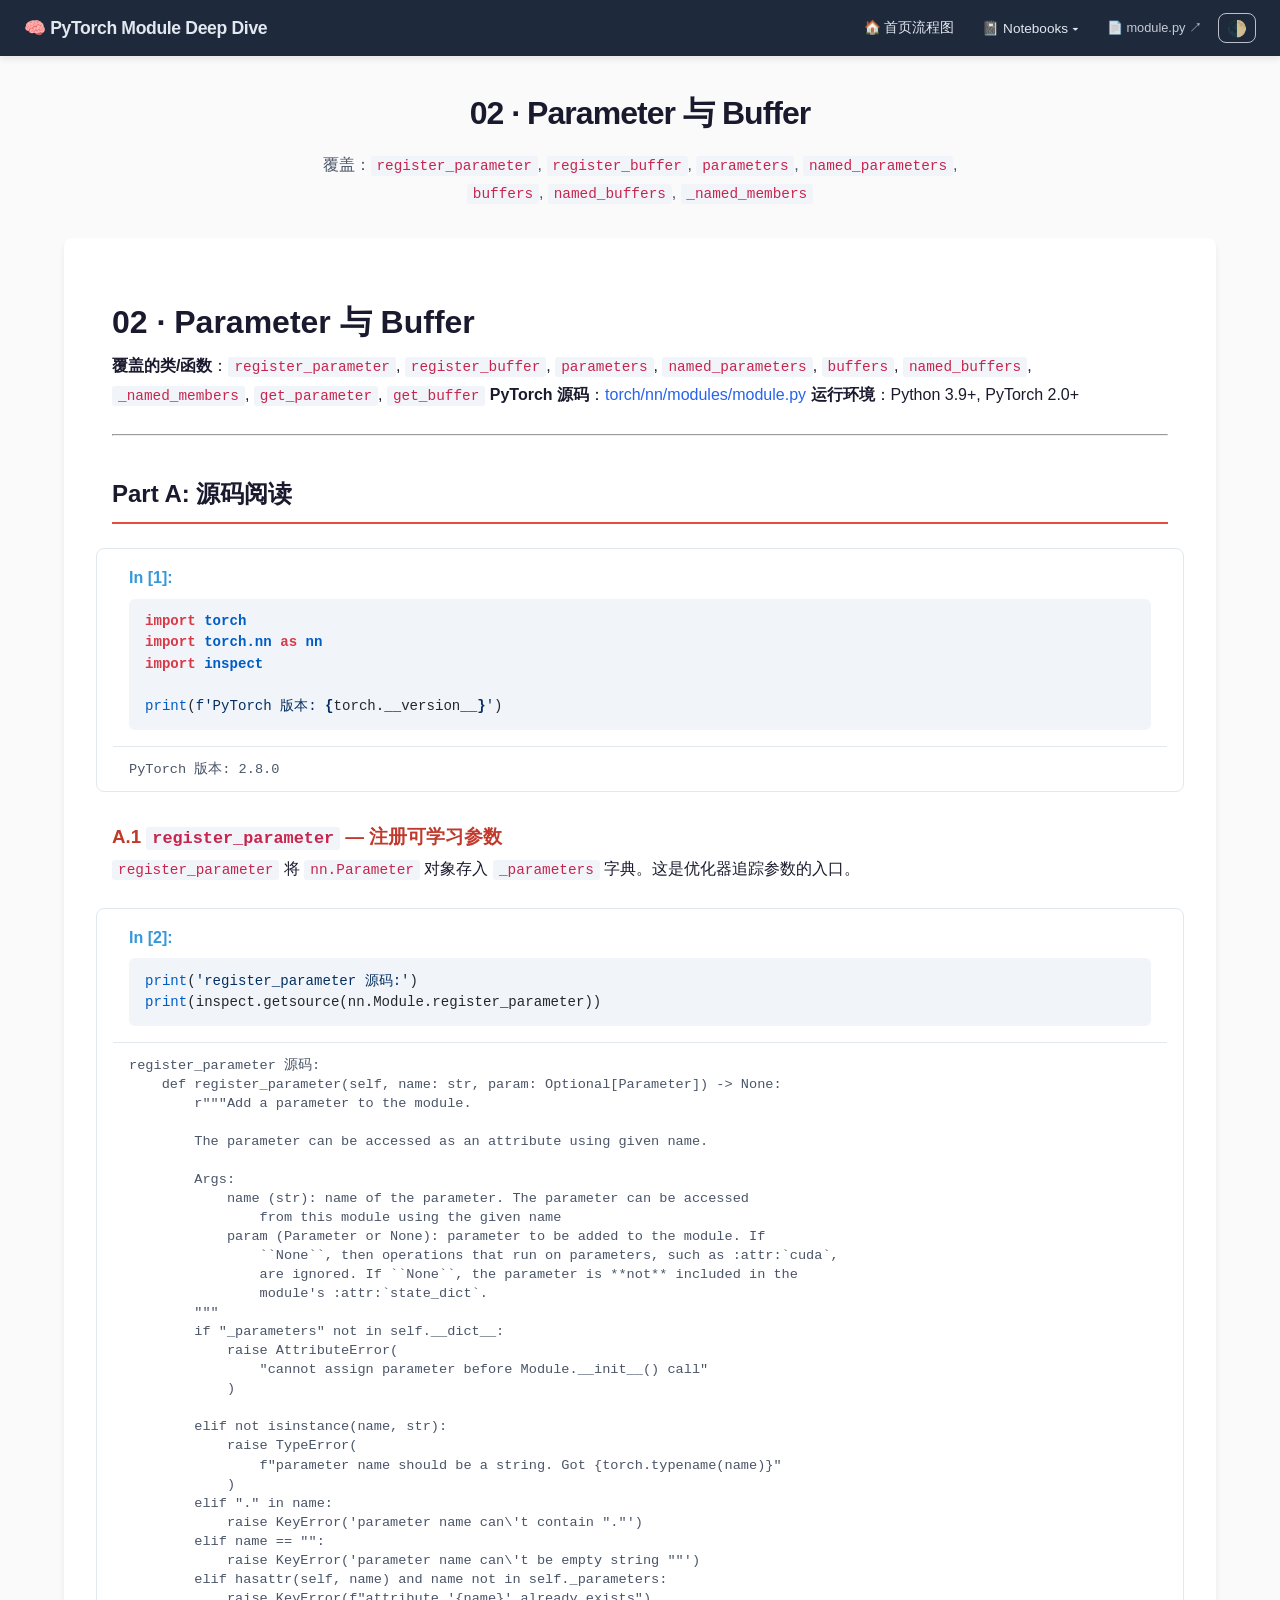
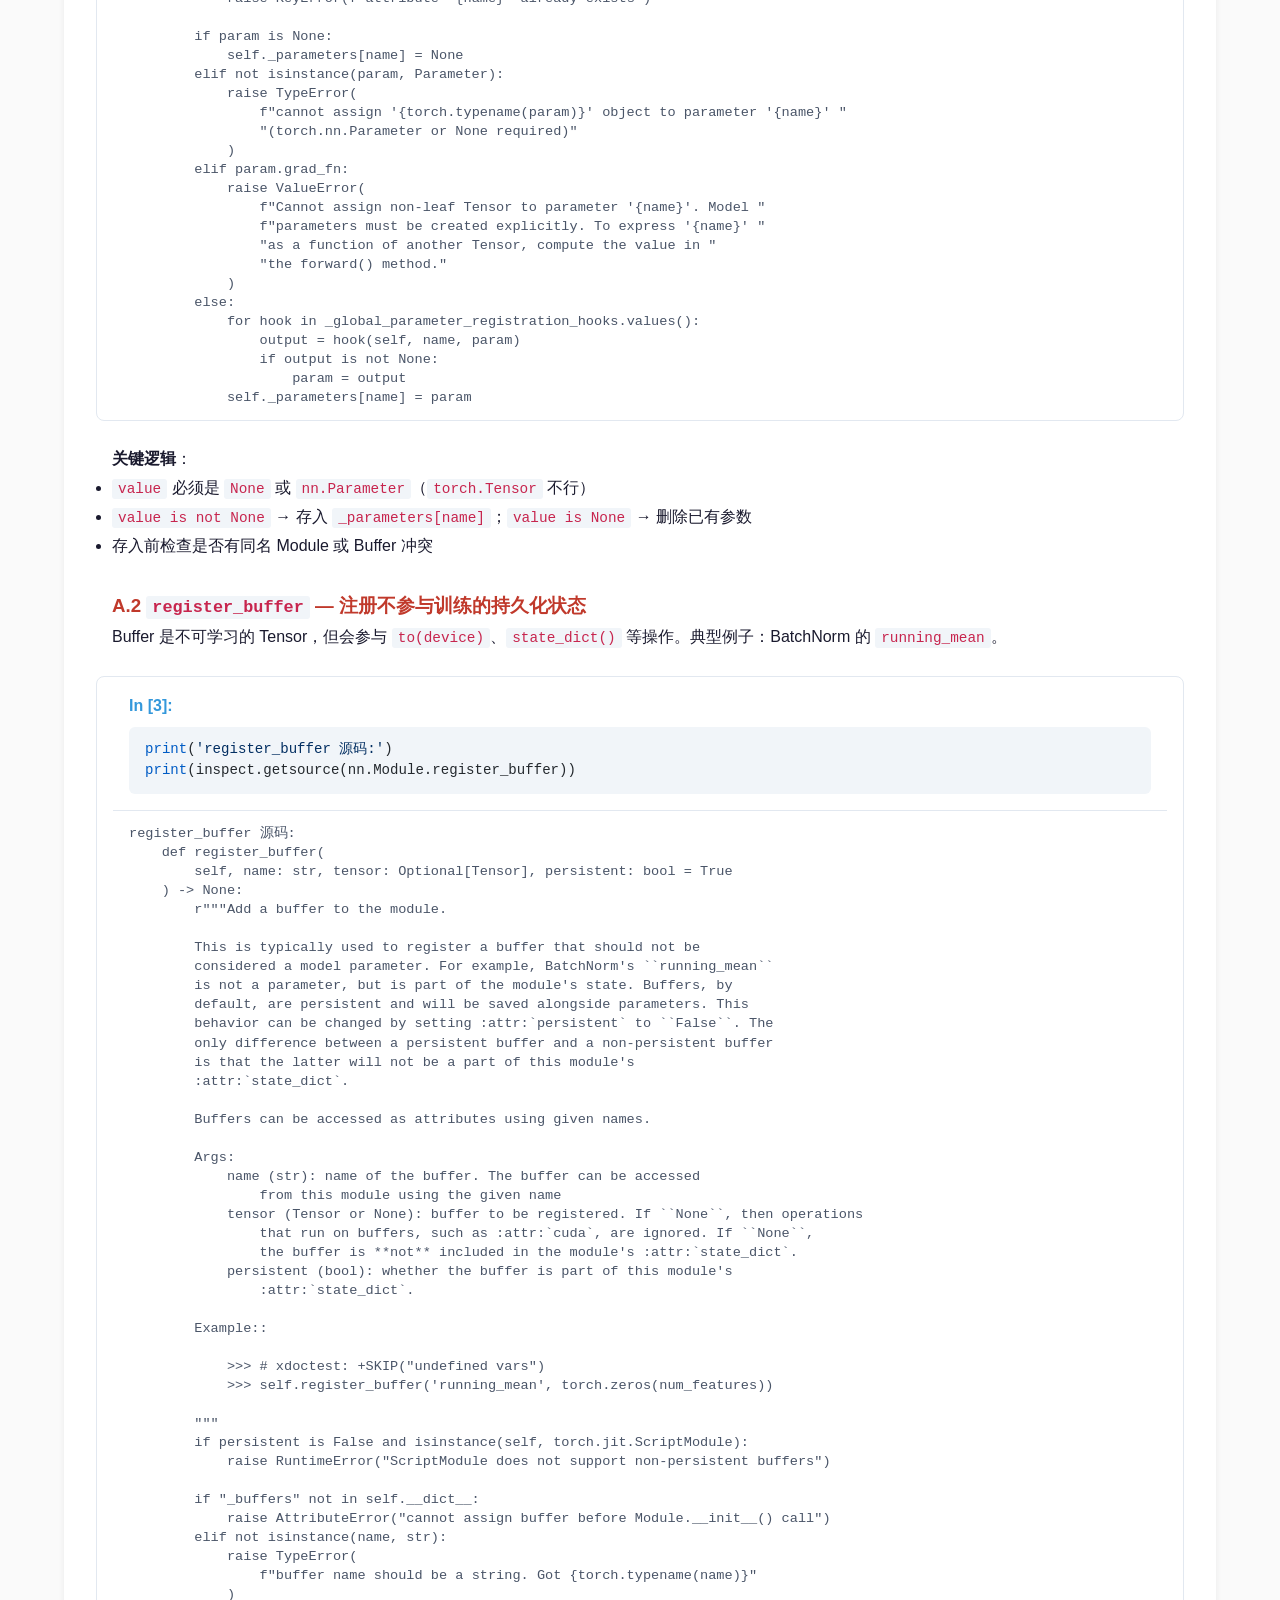
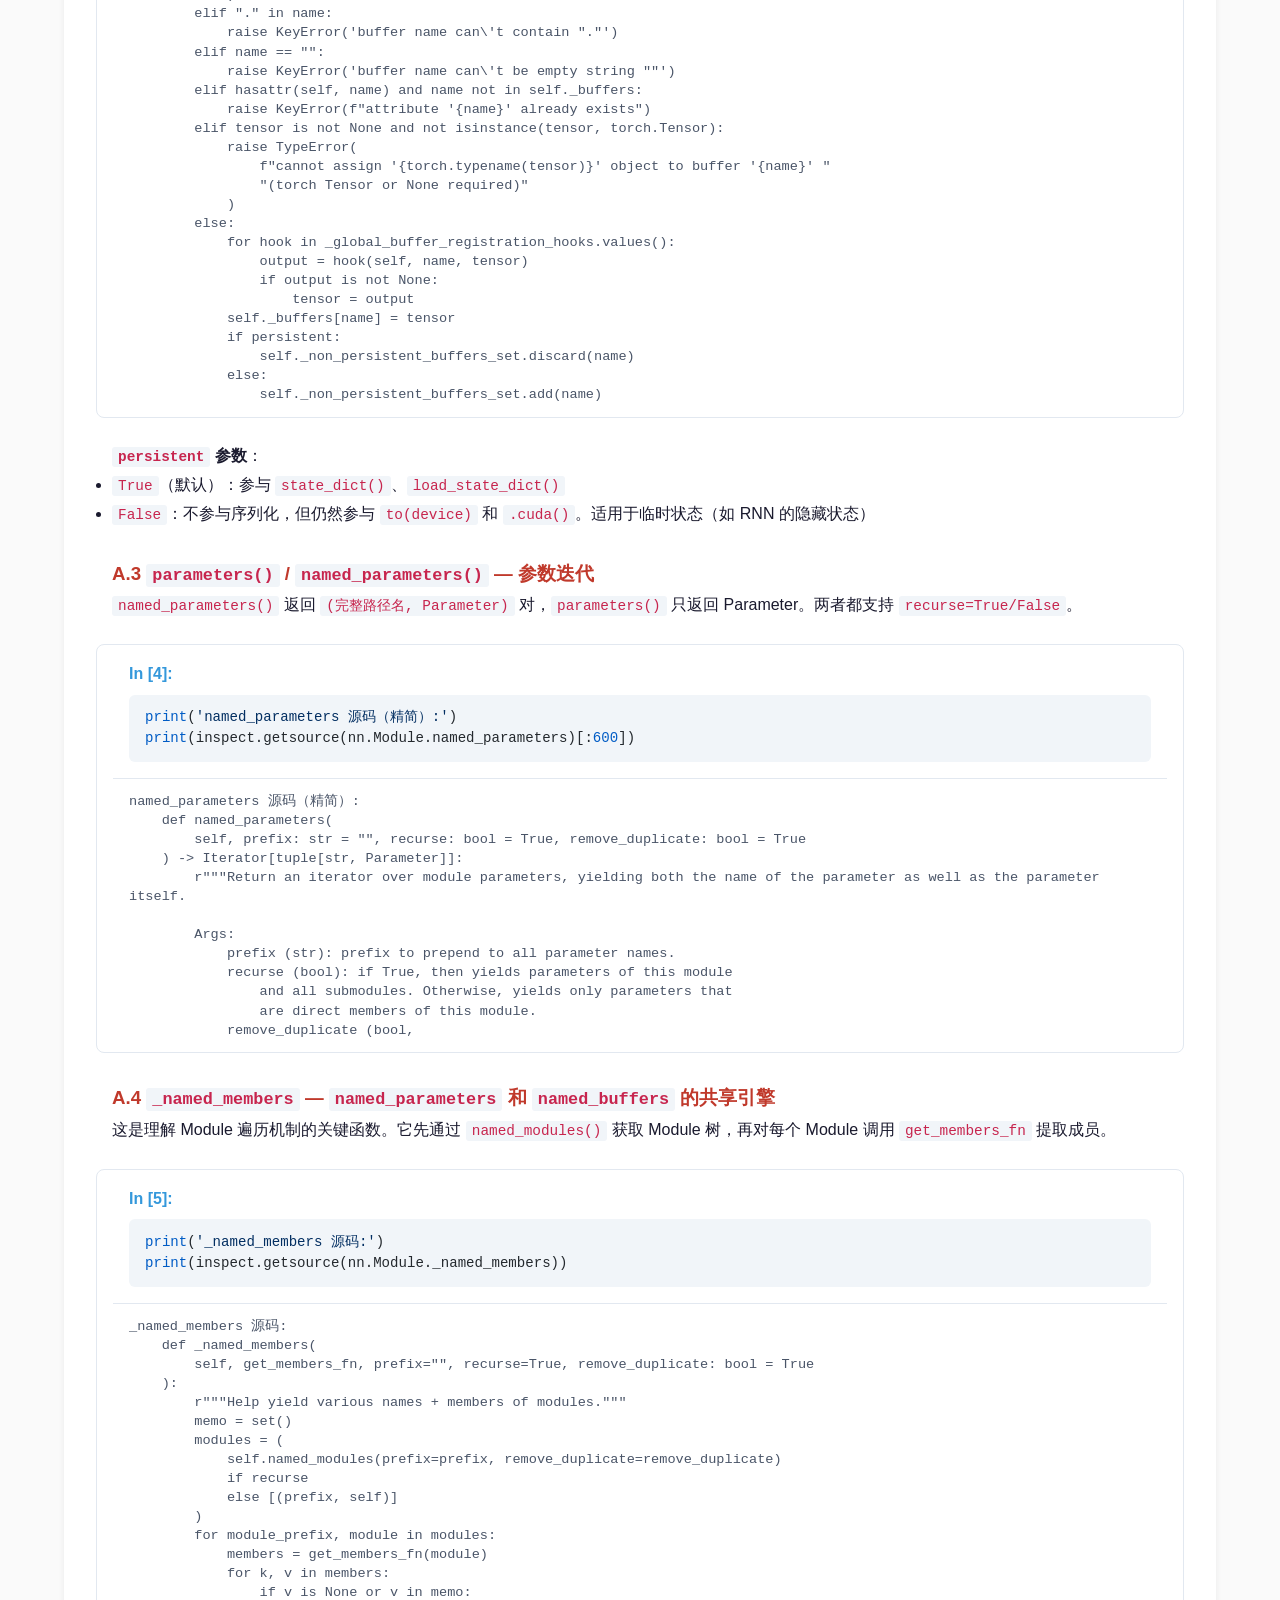
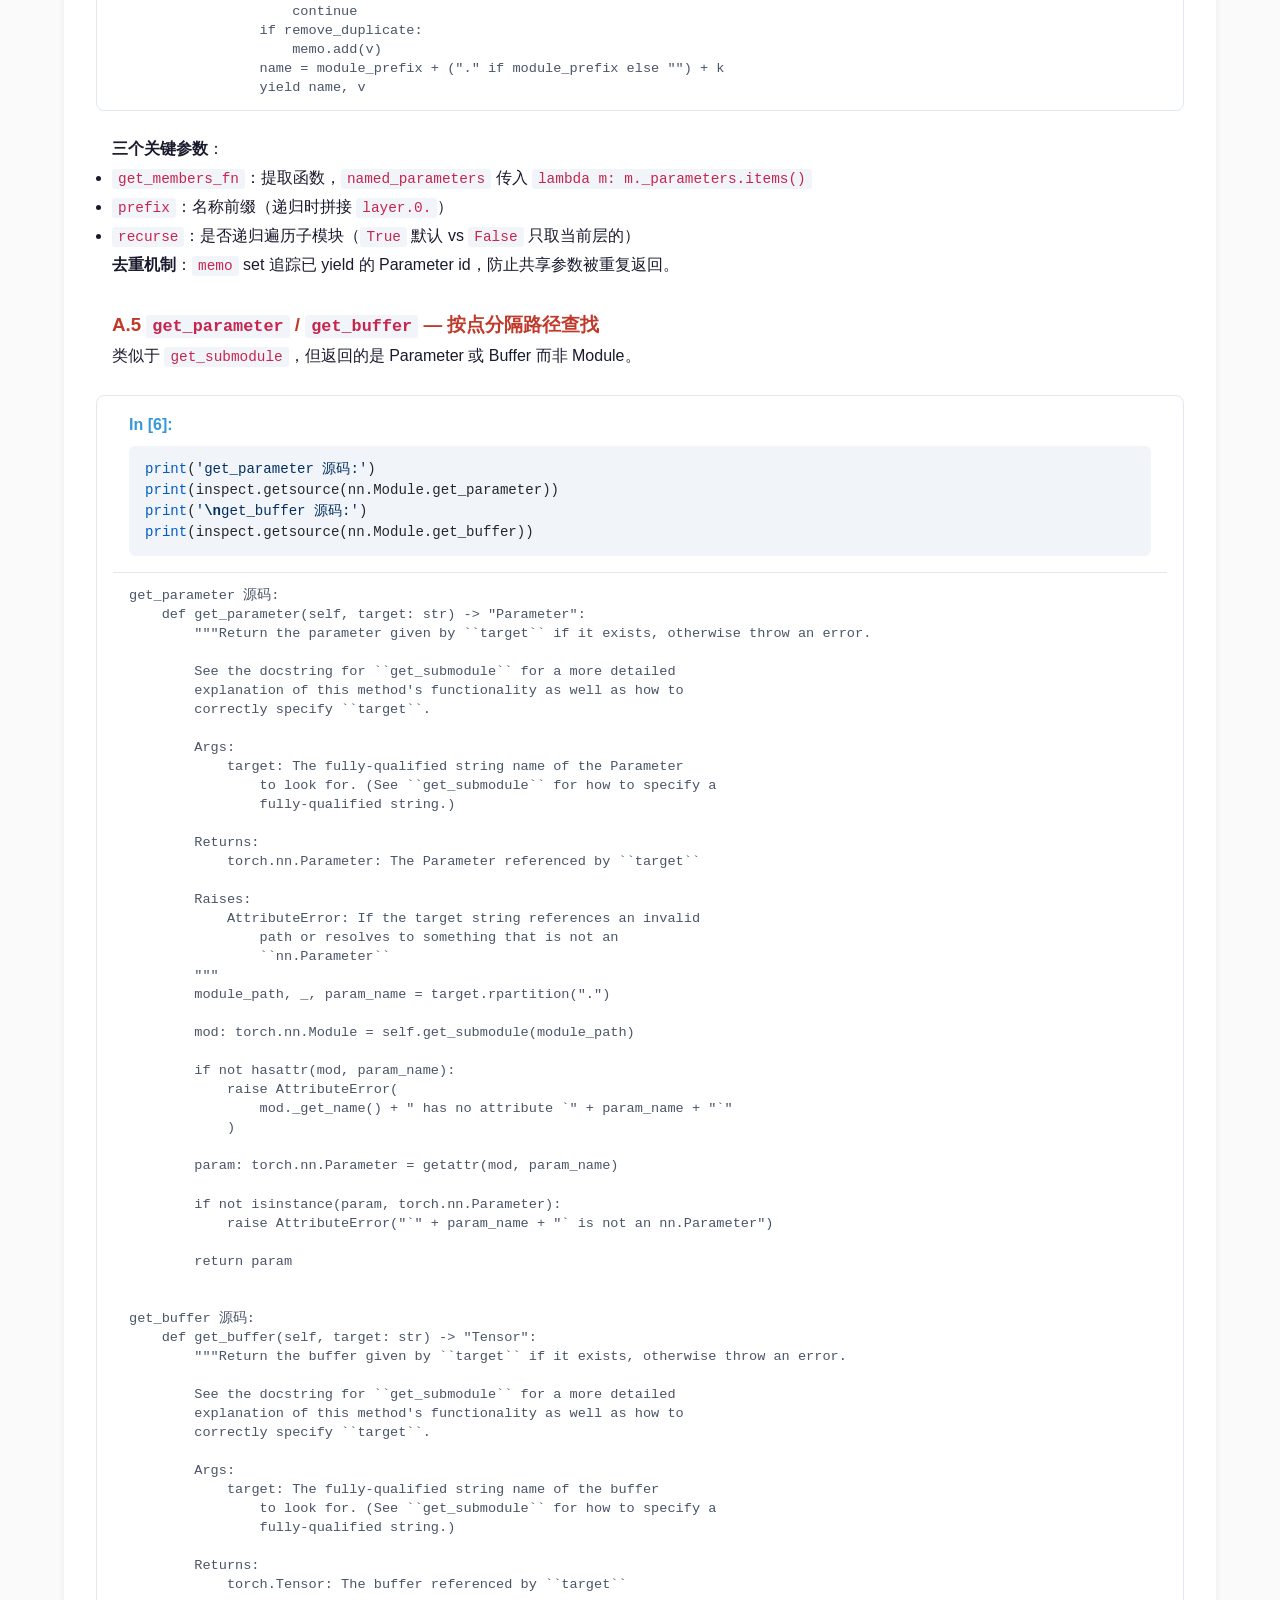
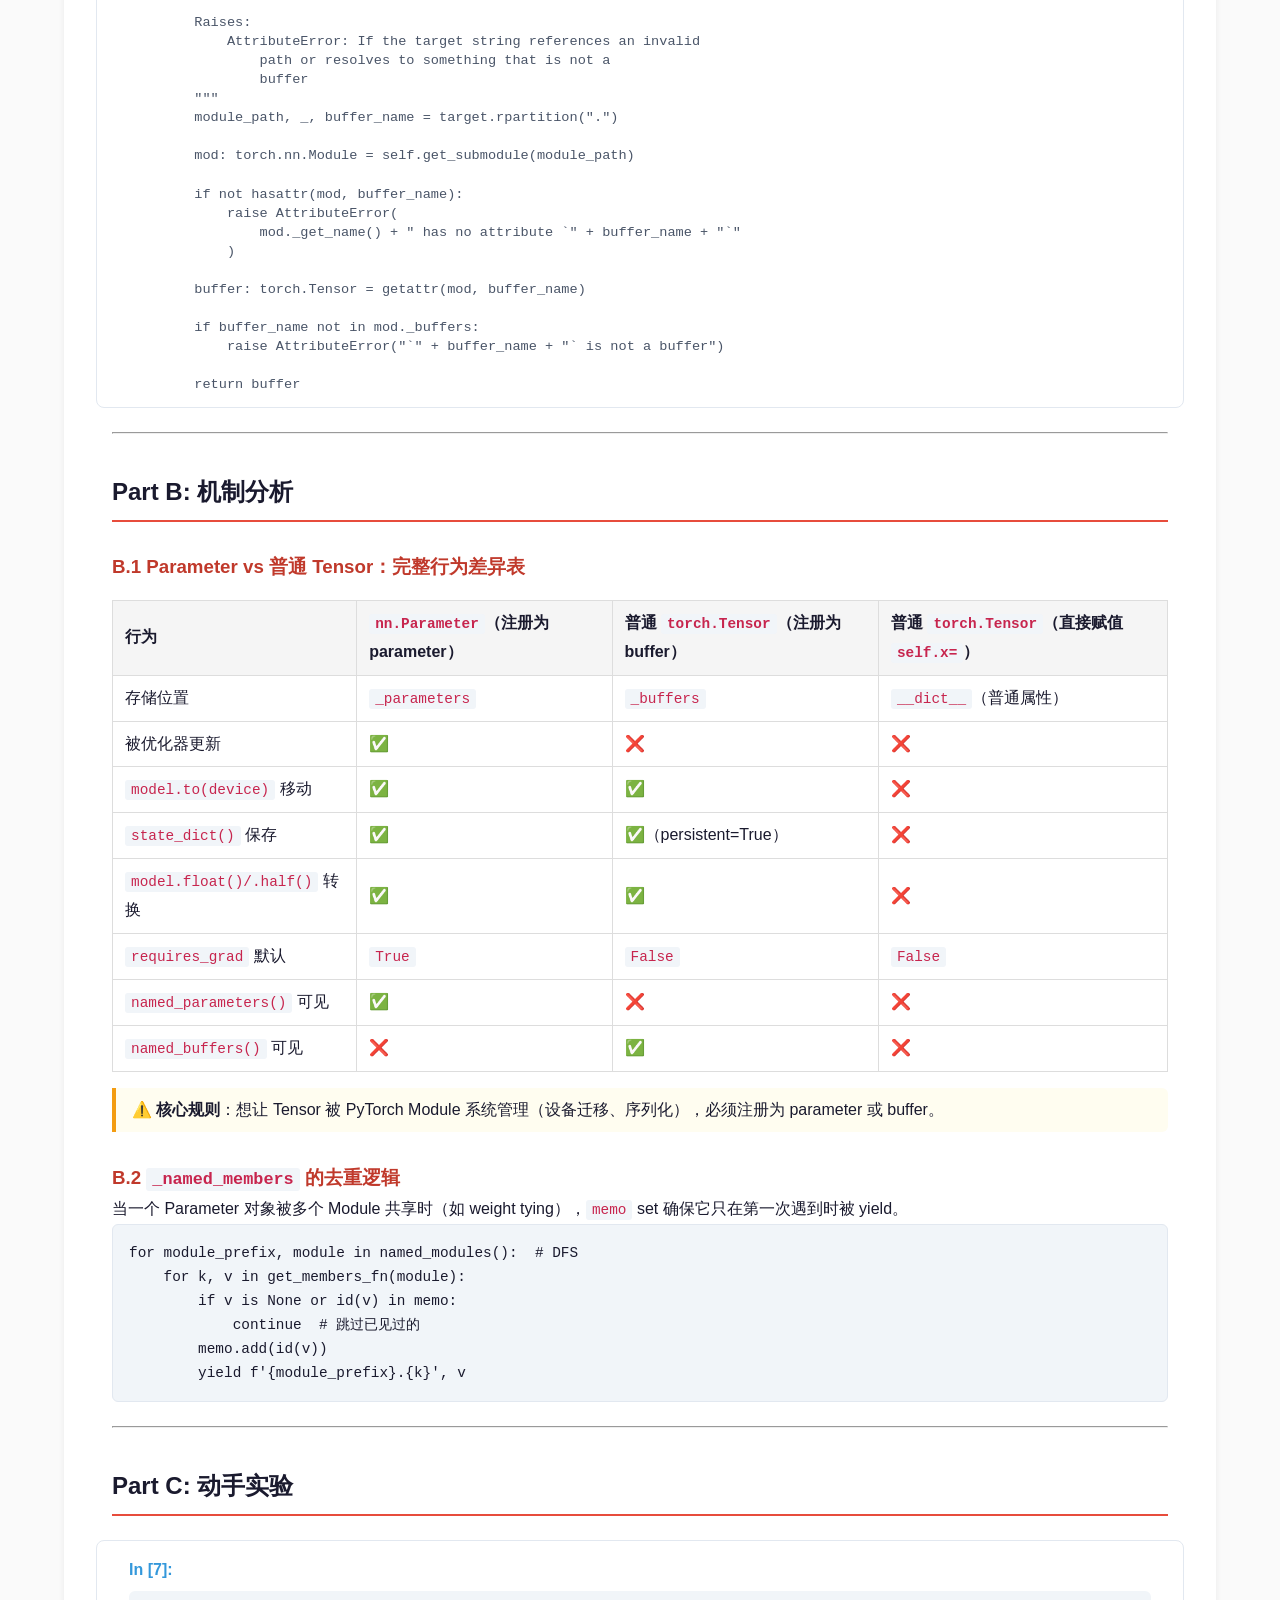
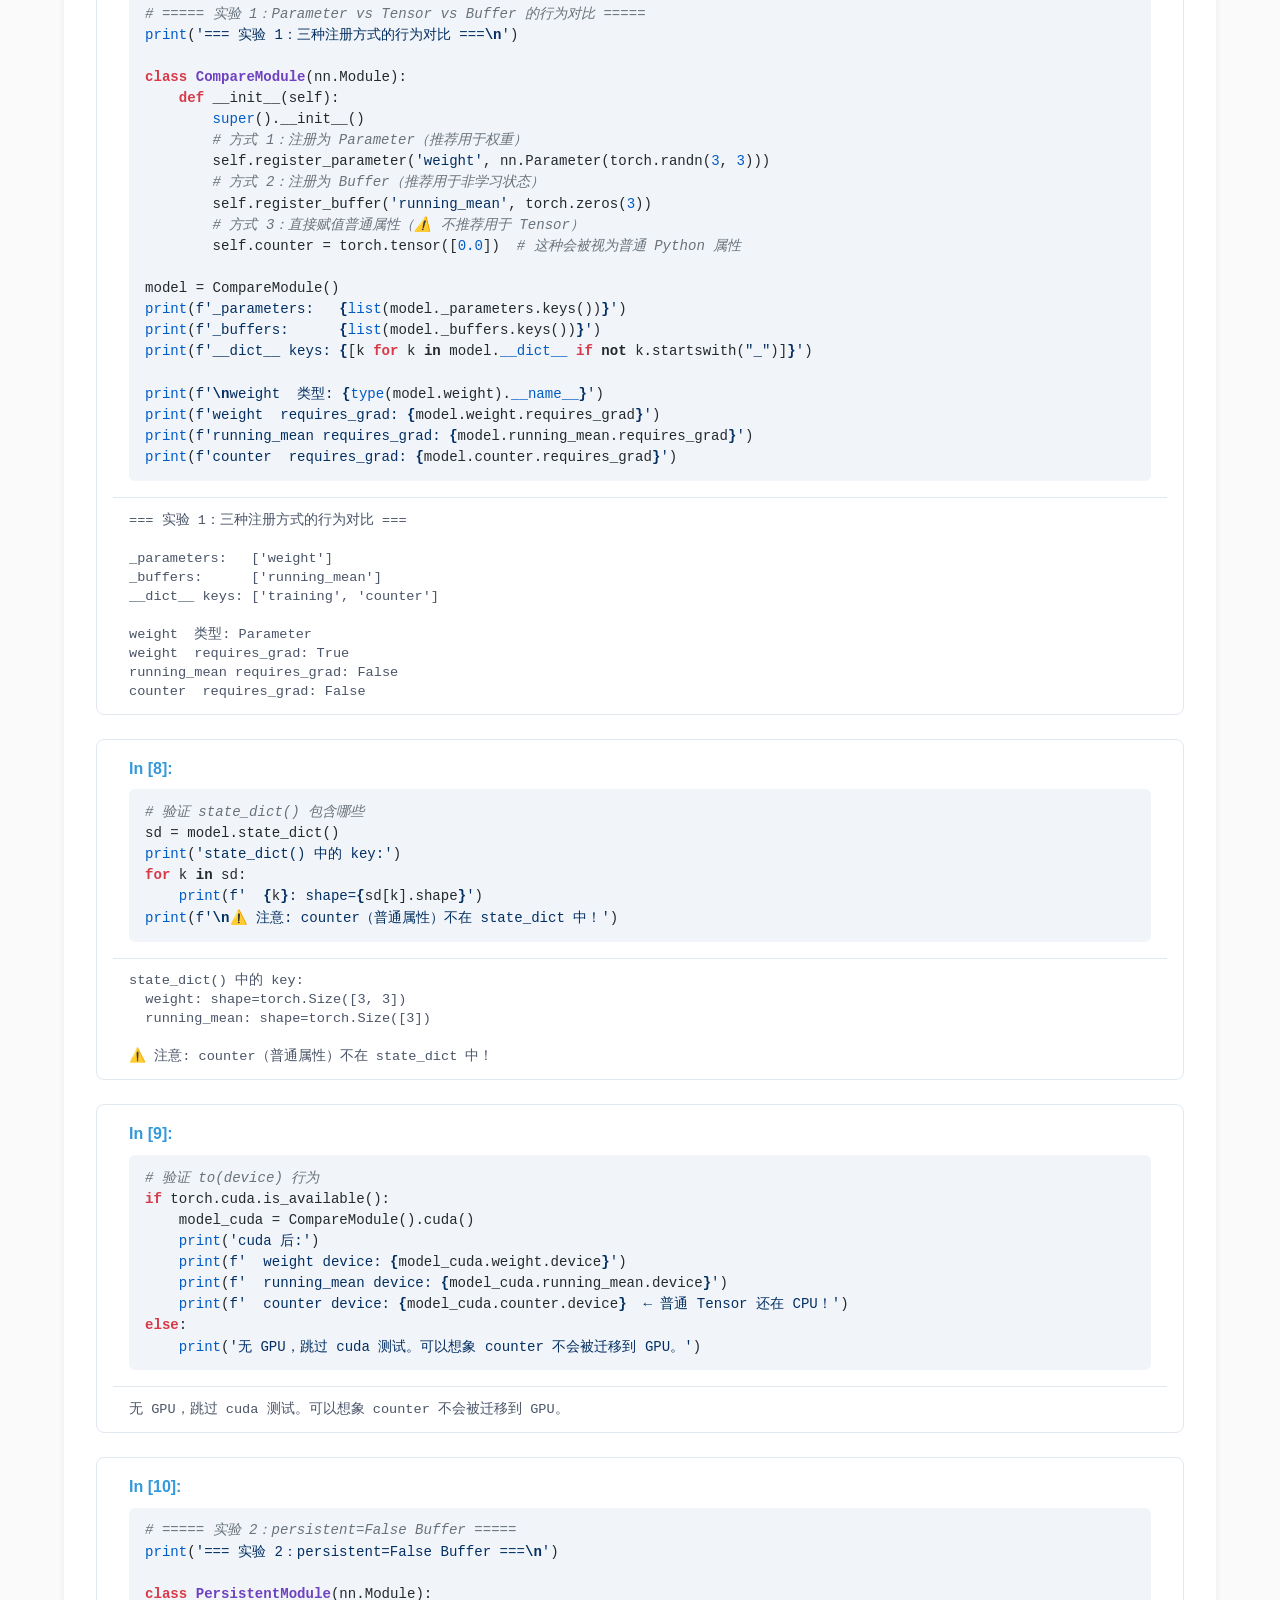
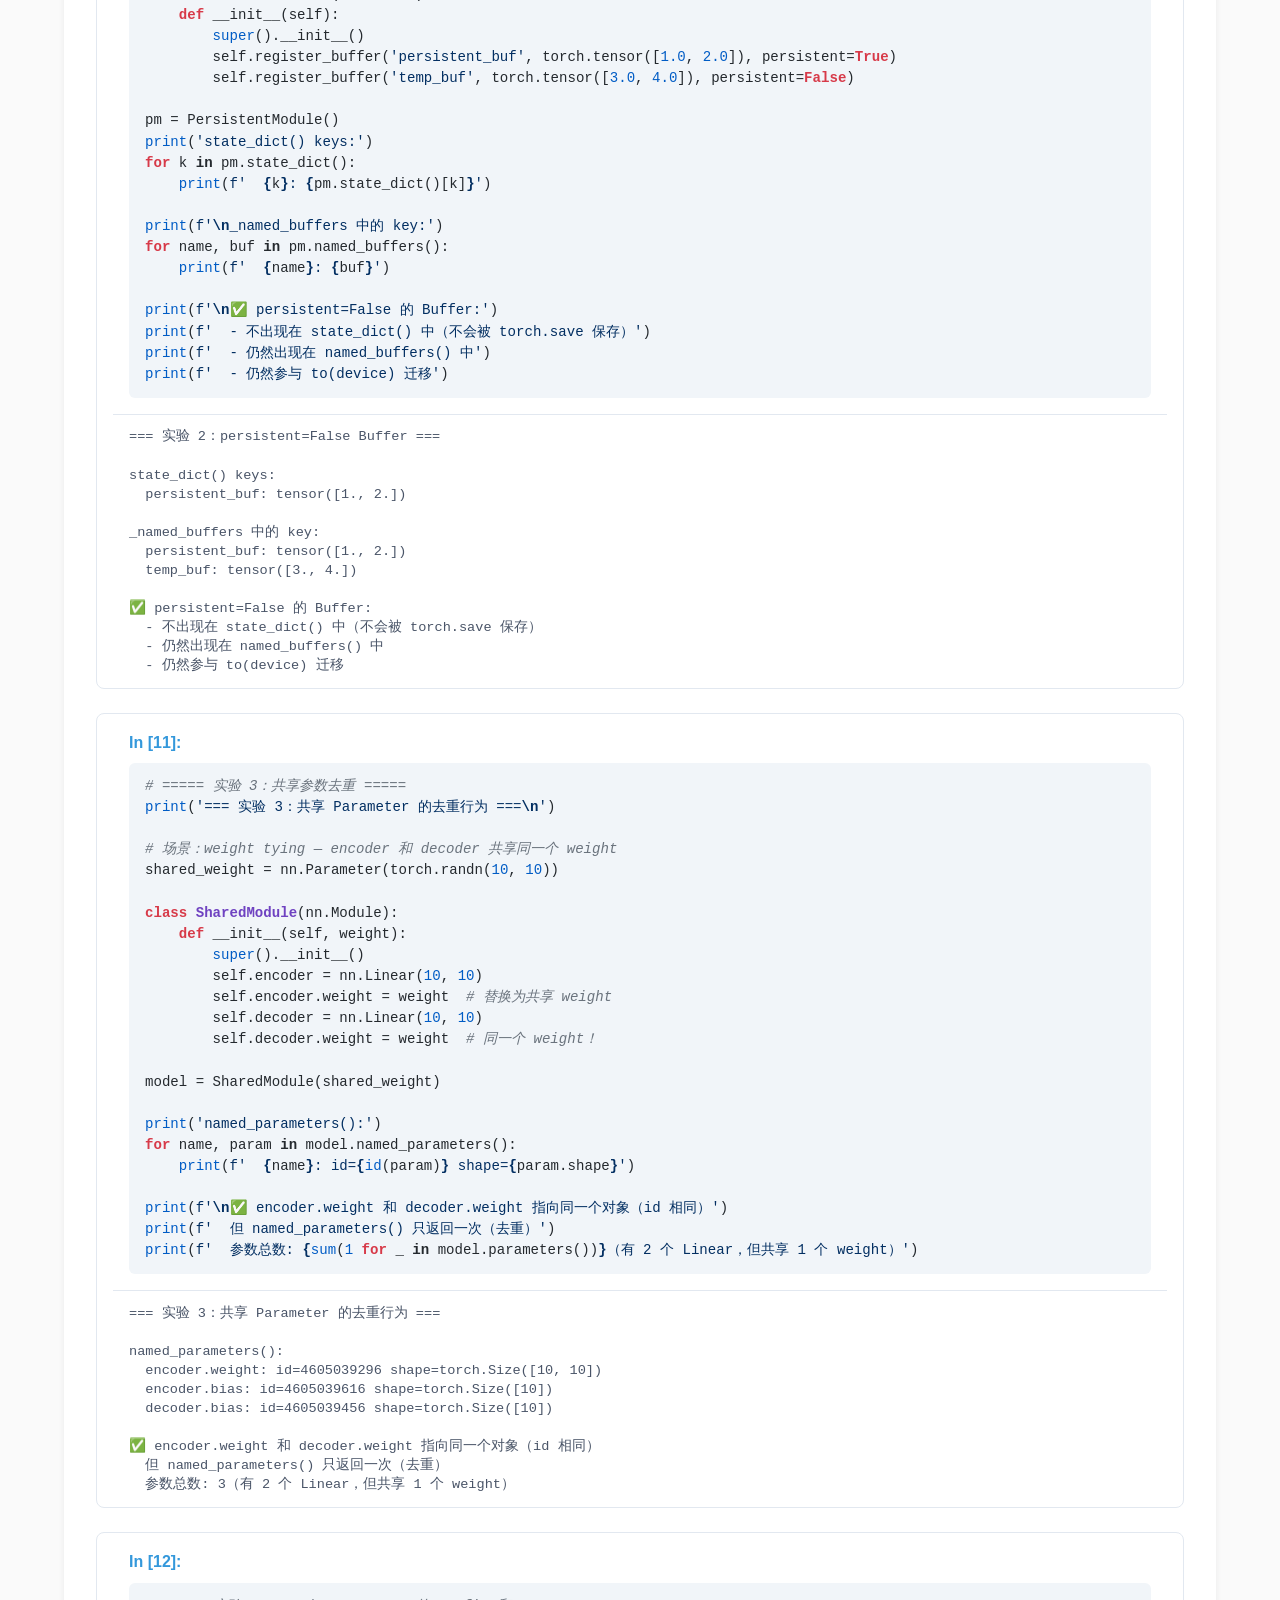
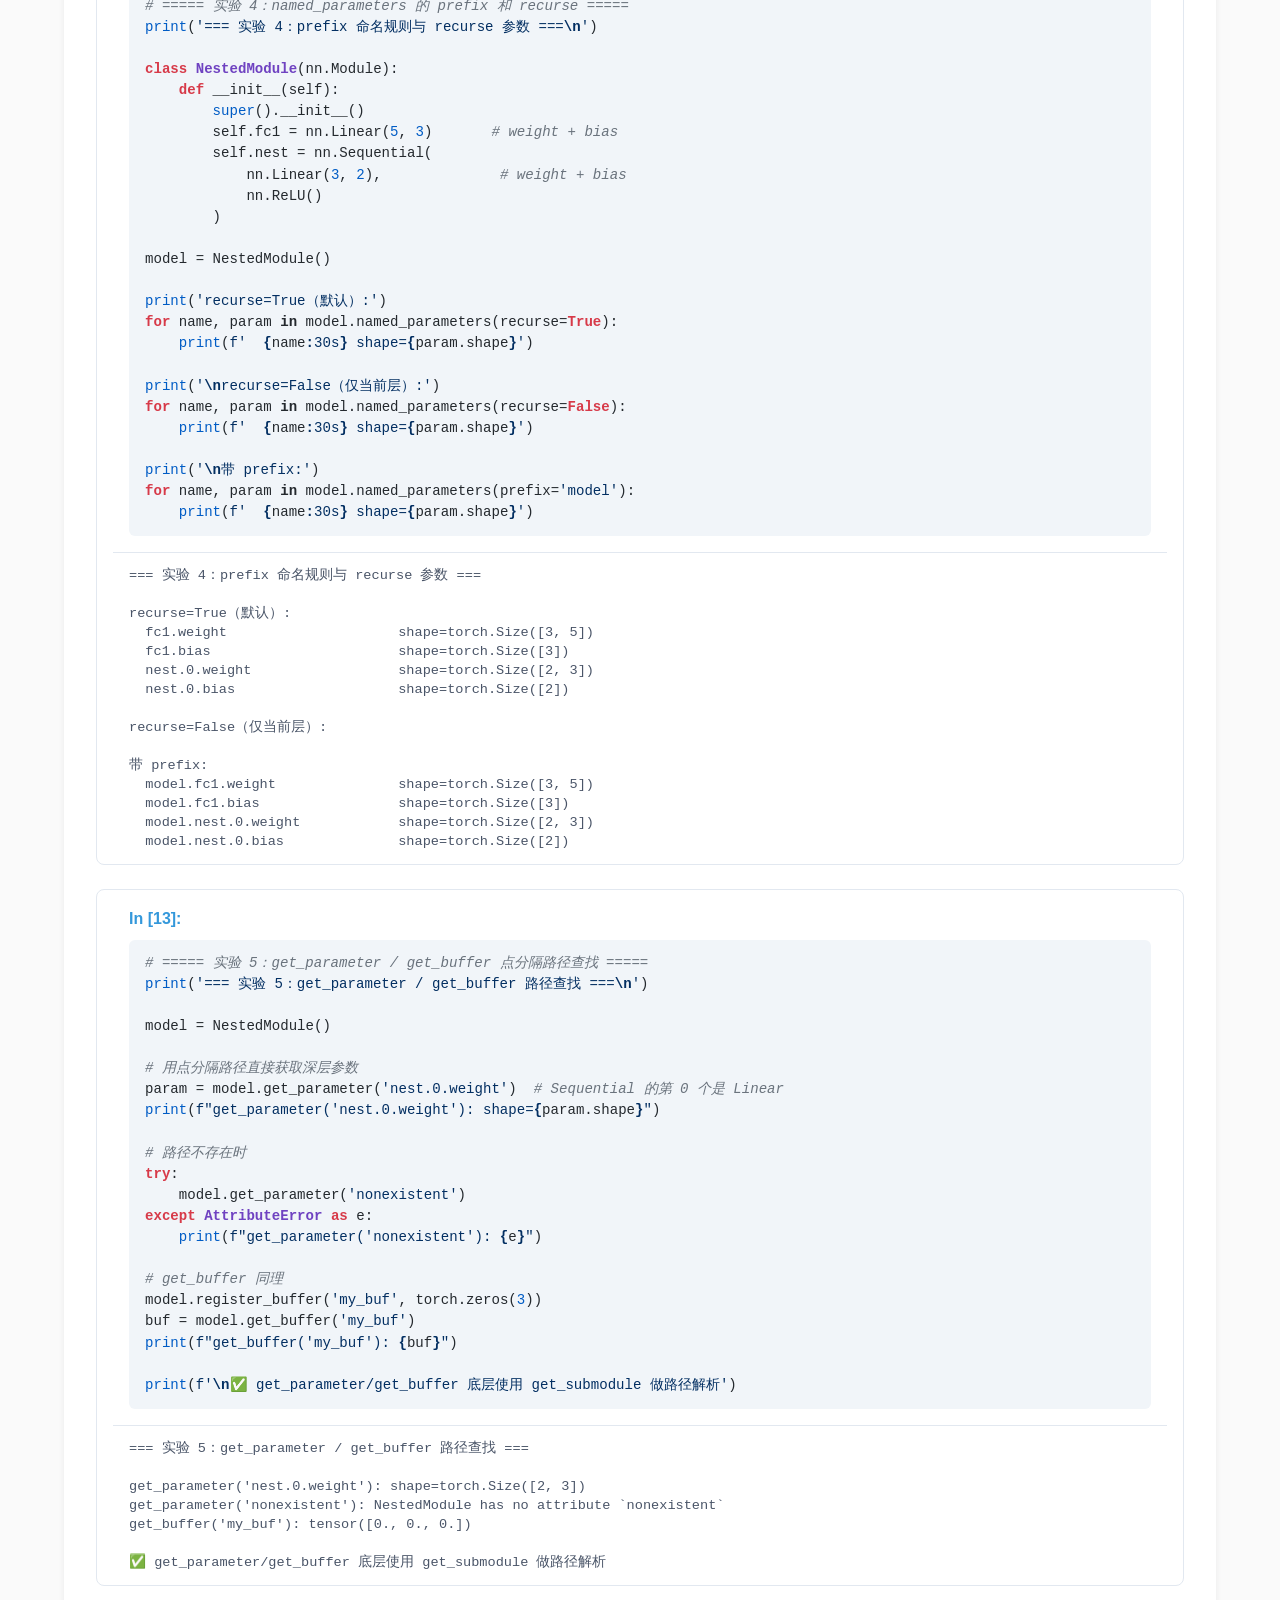
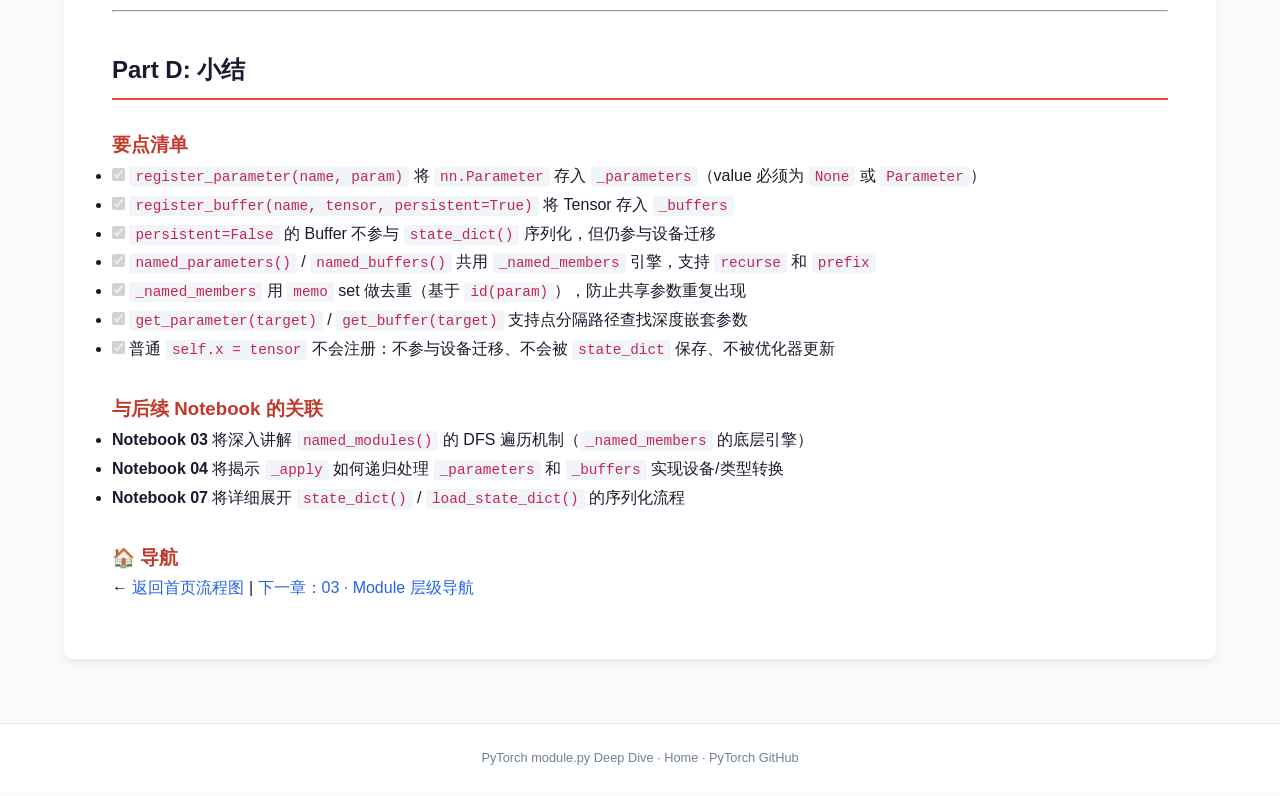
<file: notebooks/html/02_parameter_and_buffer.html>
<!DOCTYPE html>
<html lang="zh-CN">
<head>
    <meta charset="UTF-8">
    <meta name="viewport" content="width=device-width, initial-scale=1.0">
    <title>02 · Parameter 与 Buffer — PyTorch module.py Deep Dive</title>
    <link rel="stylesheet" href="../../css/style.css">
    <style>
        /* ============================================================
           Pygments syntax highlighting — uses site CSS variables
           ============================================================ */
        pre { line-height: 125%; }
td.linenos .normal { color: inherit; background-color: transparent; padding-left: 5px; padding-right: 5px; }
span.linenos { color: inherit; background-color: transparent; padding-left: 5px; padding-right: 5px; }
td.linenos .special { color: #000000; background-color: #ffffc0; padding-left: 5px; padding-right: 5px; }
span.linenos.special { color: #000000; background-color: #ffffc0; padding-left: 5px; padding-right: 5px; }
.highlight .hll { background-color: #ffffcc }
.highlight { background: #f8f8f8; }
.highlight .c { color: #3D7B7B; font-style: italic } /* Comment */
.highlight .err { border: 1px solid #F00 } /* Error */
.highlight .k { color: #008000; font-weight: bold } /* Keyword */
.highlight .o { color: #666 } /* Operator */
.highlight .ch { color: #3D7B7B; font-style: italic } /* Comment.Hashbang */
.highlight .cm { color: #3D7B7B; font-style: italic } /* Comment.Multiline */
.highlight .cp { color: #9C6500 } /* Comment.Preproc */
.highlight .cpf { color: #3D7B7B; font-style: italic } /* Comment.PreprocFile */
.highlight .c1 { color: #3D7B7B; font-style: italic } /* Comment.Single */
.highlight .cs { color: #3D7B7B; font-style: italic } /* Comment.Special */
.highlight .gd { color: #A00000 } /* Generic.Deleted */
.highlight .ge { font-style: italic } /* Generic.Emph */
.highlight .ges { font-weight: bold; font-style: italic } /* Generic.EmphStrong */
.highlight .gr { color: #E40000 } /* Generic.Error */
.highlight .gh { color: #000080; font-weight: bold } /* Generic.Heading */
.highlight .gi { color: #008400 } /* Generic.Inserted */
.highlight .go { color: #717171 } /* Generic.Output */
.highlight .gp { color: #000080; font-weight: bold } /* Generic.Prompt */
.highlight .gs { font-weight: bold } /* Generic.Strong */
.highlight .gu { color: #800080; font-weight: bold } /* Generic.Subheading */
.highlight .gt { color: #04D } /* Generic.Traceback */
.highlight .kc { color: #008000; font-weight: bold } /* Keyword.Constant */
.highlight .kd { color: #008000; font-weight: bold } /* Keyword.Declaration */
.highlight .kn { color: #008000; font-weight: bold } /* Keyword.Namespace */
.highlight .kp { color: #008000 } /* Keyword.Pseudo */
.highlight .kr { color: #008000; font-weight: bold } /* Keyword.Reserved */
.highlight .kt { color: #B00040 } /* Keyword.Type */
.highlight .m { color: #666 } /* Literal.Number */
.highlight .s { color: #BA2121 } /* Literal.String */
.highlight .na { color: #687822 } /* Name.Attribute */
.highlight .nb { color: #008000 } /* Name.Builtin */
.highlight .nc { color: #00F; font-weight: bold } /* Name.Class */
.highlight .no { color: #800 } /* Name.Constant */
.highlight .nd { color: #A2F } /* Name.Decorator */
.highlight .ni { color: #717171; font-weight: bold } /* Name.Entity */
.highlight .ne { color: #CB3F38; font-weight: bold } /* Name.Exception */
.highlight .nf { color: #00F } /* Name.Function */
.highlight .nl { color: #767600 } /* Name.Label */
.highlight .nn { color: #00F; font-weight: bold } /* Name.Namespace */
.highlight .nt { color: #008000; font-weight: bold } /* Name.Tag */
.highlight .nv { color: #19177C } /* Name.Variable */
.highlight .ow { color: #A2F; font-weight: bold } /* Operator.Word */
.highlight .w { color: #BBB } /* Text.Whitespace */
.highlight .mb { color: #666 } /* Literal.Number.Bin */
.highlight .mf { color: #666 } /* Literal.Number.Float */
.highlight .mh { color: #666 } /* Literal.Number.Hex */
.highlight .mi { color: #666 } /* Literal.Number.Integer */
.highlight .mo { color: #666 } /* Literal.Number.Oct */
.highlight .sa { color: #BA2121 } /* Literal.String.Affix */
.highlight .sb { color: #BA2121 } /* Literal.String.Backtick */
.highlight .sc { color: #BA2121 } /* Literal.String.Char */
.highlight .dl { color: #BA2121 } /* Literal.String.Delimiter */
.highlight .sd { color: #BA2121; font-style: italic } /* Literal.String.Doc */
.highlight .s2 { color: #BA2121 } /* Literal.String.Double */
.highlight .se { color: #AA5D1F; font-weight: bold } /* Literal.String.Escape */
.highlight .sh { color: #BA2121 } /* Literal.String.Heredoc */
.highlight .si { color: #A45A77; font-weight: bold } /* Literal.String.Interpol */
.highlight .sx { color: #008000 } /* Literal.String.Other */
.highlight .sr { color: #A45A77 } /* Literal.String.Regex */
.highlight .s1 { color: #BA2121 } /* Literal.String.Single */
.highlight .ss { color: #19177C } /* Literal.String.Symbol */
.highlight .bp { color: #008000 } /* Name.Builtin.Pseudo */
.highlight .fm { color: #00F } /* Name.Function.Magic */
.highlight .vc { color: #19177C } /* Name.Variable.Class */
.highlight .vg { color: #19177C } /* Name.Variable.Global */
.highlight .vi { color: #19177C } /* Name.Variable.Instance */
.highlight .vm { color: #19177C } /* Name.Variable.Magic */
.highlight .il { color: #666 } /* Literal.Number.Integer.Long */

        /* Override pygments colors with site theme variables */
        .highlight { background: var(--code-bg); }
        .highlight .k, .highlight .kn, .highlight .kd, .highlight .kc, .highlight .kr, .highlight .kt { color: #d73a49; font-weight: bold; }
        .highlight .n, .highlight .nb, .highlight .bp, .highlight .fm { color: #24292e; }
        .highlight .s, .highlight .s1, .highlight .s2, .highlight .sa, .highlight .sb, .highlight .sc, .highlight .sd, .highlight .se, .highlight .sh, .highlight .si, .highlight .sx { color: #032f62; }
        .highlight .mi, .highlight .mf, .highlight .mh, .highlight .mo, .highlight .il, .highlight .m { color: #005cc5; }
        .highlight .c, .highlight .c1, .highlight .cm, .highlight .cp, .highlight .cs, .highlight .ch { color: #6a737d; font-style: italic; }
        .highlight .o, .highlight .ow, .highlight .p { color: #24292e; }
        .highlight .nf, .highlight .nc, .highlight .ne { color: #6f42c1; }
        .highlight .nn, .highlight .no { color: #005cc5; }
        .highlight .nd { color: #6f42c1; }
        .highlight .vm, .highlight .nb { color: #005cc5; }
        .highlight .err { color: #cb2431; }

        /* Dark mode overrides */
        [data-theme="dark"] .highlight .k, [data-theme="dark"] .highlight .kn,
        [data-theme="dark"] .highlight .kd, [data-theme="dark"] .highlight .kc,
        [data-theme="dark"] .highlight .kr, [data-theme="dark"] .highlight .kt { color: #ff7b72; font-weight: bold; }
        [data-theme="dark"] .highlight .n, [data-theme="dark"] .highlight .nb,
        [data-theme="dark"] .highlight .bp, [data-theme="dark"] .highlight .fm { color: #c9d1d9; }
        [data-theme="dark"] .highlight .s, [data-theme="dark"] .highlight .s1,
        [data-theme="dark"] .highlight .s2, [data-theme="dark"] .highlight .sa,
        [data-theme="dark"] .highlight .sb, [data-theme="dark"] .highlight .sc,
        [data-theme="dark"] .highlight .sd, [data-theme="dark"] .highlight .se,
        [data-theme="dark"] .highlight .sh, [data-theme="dark"] .highlight .si,
        [data-theme="dark"] .highlight .sx { color: #a5d6ff; }
        [data-theme="dark"] .highlight .mi, [data-theme="dark"] .highlight .mf,
        [data-theme="dark"] .highlight .mh, [data-theme="dark"] .highlight .mo,
        [data-theme="dark"] .highlight .il, [data-theme="dark"] .highlight .m { color: #79c0ff; }
        [data-theme="dark"] .highlight .c, [data-theme="dark"] .highlight .c1,
        [data-theme="dark"] .highlight .cm, [data-theme="dark"] .highlight .cp,
        [data-theme="dark"] .highlight .cs, [data-theme="dark"] .highlight .ch { color: #8b949e; font-style: italic; }
        [data-theme="dark"] .highlight .o, [data-theme="dark"] .highlight .ow,
        [data-theme="dark"] .highlight .p { color: #c9d1d9; }
        [data-theme="dark"] .highlight .nf, [data-theme="dark"] .highlight .nc,
        [data-theme="dark"] .highlight .ne { color: #d2a8ff; }
        [data-theme="dark"] .highlight .nn, [data-theme="dark"] .highlight .no { color: #79c0ff; }
        [data-theme="dark"] .highlight .nd { color: #d2a8ff; }
        [data-theme="dark"] .highlight .vm { color: #79c0ff; }
        [data-theme="dark"] .highlight .err { color: #f85149; }

        /* Notebook cell styling */
        .notebook-cell { margin: 1.5em 0; padding: 0 1em; }
        .notebook-cell.markdown { line-height: 1.8; }
        .notebook-cell.markdown h2 { border-bottom: 2px solid #e74c3c; padding-bottom: 0.3em; margin-top: 1.5em; }
        .notebook-cell.markdown h3 { margin-top: 1.5em; color: #c0392b; }
        .notebook-cell.markdown table { border-collapse: collapse; width: 100%; margin: 1em 0; }
        .notebook-cell.markdown th, .notebook-cell.markdown td { border: 1px solid #ddd; padding: 8px 12px; text-align: left; }
        .notebook-cell.markdown th { background: #f5f5f5; font-weight: 600; }
        .notebook-cell.markdown code { background: var(--code-bg); color: var(--code-text); padding: 2px 6px; border-radius: 3px; font-size: 0.9em; }
        .notebook-cell.markdown pre { background: var(--code-bg); padding: 1em; border-radius: 6px; overflow-x: auto; border: 1px solid var(--border-color); line-height: 1.5; }
        .notebook-cell.markdown pre code { background: none; padding: 0; color: inherit; }
        .notebook-cell.code { background: var(--bg-secondary); border: 1px solid var(--border-color); border-radius: 8px; overflow: hidden; }
        .notebook-cell.code .input-area { padding: 1em; border-bottom: 1px solid var(--border-color); }
        .notebook-cell.code .input-area .highlight { background: var(--code-bg); padding: 0.8em 1em; border-radius: 6px; overflow-x: auto; }
        .notebook-cell.code .input-area .highlight pre { margin: 0; white-space: pre-wrap; font-family: 'SF Mono','Menlo','Monaco','Courier New',monospace; font-size: 0.88em; line-height: 1.5; }
        .notebook-cell.code .input-area .in-prompt { color: #3498db; font-weight: bold; margin-bottom: 0.5em; }
        .notebook-cell.code .output-area { padding: 0.8em 1em; }
        .notebook-cell.code .output-area pre { margin: 0; white-space: pre-wrap; font-family: 'SF Mono','Menlo','Monaco','Courier New',monospace; font-size: 0.85em; line-height: 1.4; color: var(--text-secondary); }
        blockquote.tip { border-left: 4px solid #27ae60; padding: 0.5em 1em; margin: 1em 0; background: #f0fff4; border-radius: 0 6px 6px 0; }
        blockquote.warning { border-left: 4px solid #f39c12; padding: 0.5em 1em; margin: 1em 0; background: #fffdf0; border-radius: 0 6px 6px 0; }

        /* Dark mode overrides for notebook cells */
        [data-theme="dark"] .notebook-cell.markdown h2 { border-bottom-color: #e74c3c; }
        [data-theme="dark"] .notebook-cell.markdown h3 { color: #e74c3c; }
        [data-theme="dark"] .notebook-cell.markdown th { background: var(--bg-tertiary); }
        [data-theme="dark"] .notebook-cell.markdown th, [data-theme="dark"] .notebook-cell.markdown td { border-color: var(--border-color); }
        [data-theme="dark"] .notebook-cell.code { background: var(--bg-secondary); border-color: var(--border-color); }
        [data-theme="dark"] .notebook-cell.code .input-area { border-bottom-color: var(--border-color); }
        [data-theme="dark"] .notebook-cell.code .input-area .in-prompt { color: #60a5fa; }
        [data-theme="dark"] blockquote.tip { background: #064e3b; color: #d1fae5; }
        [data-theme="dark"] blockquote.warning { background: #78350f; color: #fef3c7; }
    </style>
</head>
<body>
<nav class="navbar">
    <div class="nav-brand"><a href="../../index.html" class="nav-logo">🧠 PyTorch Module Deep Dive</a></div>
    <div class="nav-links">
        <a href="../../index.html" class="nav-item">🏠 首页流程图</a>
        <div class="nav-dropdown">
            <button class="nav-dropbtn">📓 Notebooks ▾</button>
            <div class="nav-dropdown-content">
                <a href="01_module_initialization.html" class="nav-item">01 · Module 初始化与属性拦截</a>
                <a href="02_parameter_and_buffer.html" class="nav-item">02 · Parameter 与 Buffer</a>
                <a href="03_module_hierarchy.html" class="nav-item">03 · Module 层级导航</a>
                <a href="04_device_and_dtype.html" class="nav-item">04 · 设备迁移与类型转换</a>
                <a href="05_training_mode.html" class="nav-item">05 · 训练模式与梯度管理</a>
                <a href="06_forward_and_hooks.html" class="nav-item">06 · Forward 调用链与 Hook</a>
                <a href="07_state_serialization.html" class="nav-item active">07 · 状态序列化</a>
                <a href="08_global_hooks_and_advanced.html" class="nav-item">08 · 全局 Hook 与高级机制</a>
                <a href="09_containers.html" class="nav-item">09 · 容器类</a>
                <a href="10_compilation_and_internals.html" class="nav-item">10 · 编译系统与内部细节</a>
            </div>
        </div>
        <a href="https://github.com/pytorch/pytorch/blob/main/torch/nn/modules/module.py" target="_blank" class="nav-item nav-source">📄 module.py ↗</a>
        <button id="themeToggle" class="nav-item theme-btn" title="切换主题">🌓</button>
    </div>
</nav>
<main class="main-content">
    <header class="page-header">
        <h1>02 · Parameter 与 Buffer</h1>
        <p class="subtitle">覆盖：<code>register_parameter</code>, <code>register_buffer</code>, <code>parameters</code>, <code>named_parameters</code>, <code>buffers</code>, <code>named_buffers</code>, <code>_named_members</code></p>
    </header>
    <div class="diagram-container">

<div class="notebook-cell markdown">
<h1>02 · Parameter 与 Buffer</h1>

<blockquote><strong>覆盖的类/函数</strong>：<code>register_parameter</code>, <code>register_buffer</code>, <code>parameters</code>, <code>named_parameters</code>, <code>buffers</code>, <code>named_buffers</code>, <code>_named_members</code>, <code>get_parameter</code>, <code>get_buffer</code>  
<strong>PyTorch 源码</strong>：<a href="https://github.com/pytorch/pytorch/blob/main/torch/nn/modules/module.py" target="_blank">torch/nn/modules/module.py</a>  
<strong>运行环境</strong>：Python 3.9+, PyTorch 2.0+</blockquote>
</div>
<div class="notebook-cell markdown">
<hr>

<h2>Part A: 源码阅读</h2>
</div>
<div class="notebook-cell code">
<div class="input-area">
<div class="in-prompt">In [1]:</div>
<div class="highlight"><pre><span class="kn">import</span><span class="w"> </span><span class="nn">torch</span>
<span class="kn">import</span><span class="w"> </span><span class="nn">torch.nn</span><span class="w"> </span><span class="k">as</span><span class="w"> </span><span class="nn">nn</span>
<span class="kn">import</span><span class="w"> </span><span class="nn">inspect</span>

<span class="nb">print</span><span class="p">(</span><span class="sa">f</span><span class="s1">&#39;PyTorch 版本: </span><span class="si">{</span><span class="n">torch</span><span class="o">.</span><span class="n">__version__</span><span class="si">}</span><span class="s1">&#39;</span><span class="p">)</span>
</pre></div>
</div>
<div class="output-area">
<pre><span class="go">PyTorch 版本: 2.8.0</span>
</pre>
</div>
</div>
<div class="notebook-cell markdown">
<h3>A.1 <code>register_parameter</code> — 注册可学习参数</h3>

<p><code>register_parameter</code> 将 <code>nn.Parameter</code> 对象存入 <code>_parameters</code> 字典。这是优化器追踪参数的入口。</p>
</div>
<div class="notebook-cell code">
<div class="input-area">
<div class="in-prompt">In [2]:</div>
<div class="highlight"><pre><span class="nb">print</span><span class="p">(</span><span class="s1">&#39;register_parameter 源码:&#39;</span><span class="p">)</span>
<span class="nb">print</span><span class="p">(</span><span class="n">inspect</span><span class="o">.</span><span class="n">getsource</span><span class="p">(</span><span class="n">nn</span><span class="o">.</span><span class="n">Module</span><span class="o">.</span><span class="n">register_parameter</span><span class="p">))</span>
</pre></div>
</div>
<div class="output-area">
<pre><span class="go">register_parameter 源码:</span>
<span class="go">    def register_parameter(self, name: str, param: Optional[Parameter]) -&gt; None:</span>
<span class="go">        r&quot;&quot;&quot;Add a parameter to the module.</span>

<span class="go">        The parameter can be accessed as an attribute using given name.</span>

<span class="go">        Args:</span>
<span class="go">            name (str): name of the parameter. The parameter can be accessed</span>
<span class="go">                from this module using the given name</span>
<span class="go">            param (Parameter or None): parameter to be added to the module. If</span>
<span class="go">                ``None``, then operations that run on parameters, such as :attr:`cuda`,</span>
<span class="go">                are ignored. If ``None``, the parameter is **not** included in the</span>
<span class="go">                module&#39;s :attr:`state_dict`.</span>
<span class="go">        &quot;&quot;&quot;</span>
<span class="go">        if &quot;_parameters&quot; not in self.__dict__:</span>
<span class="go">            raise AttributeError(</span>
<span class="go">                &quot;cannot assign parameter before Module.__init__() call&quot;</span>
<span class="go">            )</span>

<span class="go">        elif not isinstance(name, str):</span>
<span class="go">            raise TypeError(</span>
<span class="go">                f&quot;parameter name should be a string. Got {torch.typename(name)}&quot;</span>
<span class="go">            )</span>
<span class="go">        elif &quot;.&quot; in name:</span>
<span class="go">            raise KeyError(&#39;parameter name can\&#39;t contain &quot;.&quot;&#39;)</span>
<span class="go">        elif name == &quot;&quot;:</span>
<span class="go">            raise KeyError(&#39;parameter name can\&#39;t be empty string &quot;&quot;&#39;)</span>
<span class="go">        elif hasattr(self, name) and name not in self._parameters:</span>
<span class="go">            raise KeyError(f&quot;attribute &#39;{name}&#39; already exists&quot;)</span>

<span class="go">        if param is None:</span>
<span class="go">            self._parameters[name] = None</span>
<span class="go">        elif not isinstance(param, Parameter):</span>
<span class="go">            raise TypeError(</span>
<span class="go">                f&quot;cannot assign &#39;{torch.typename(param)}&#39; object to parameter &#39;{name}&#39; &quot;</span>
<span class="go">                &quot;(torch.nn.Parameter or None required)&quot;</span>
<span class="go">            )</span>
<span class="go">        elif param.grad_fn:</span>
<span class="go">            raise ValueError(</span>
<span class="go">                f&quot;Cannot assign non-leaf Tensor to parameter &#39;{name}&#39;. Model &quot;</span>
<span class="go">                f&quot;parameters must be created explicitly. To express &#39;{name}&#39; &quot;</span>
<span class="go">                &quot;as a function of another Tensor, compute the value in &quot;</span>
<span class="go">                &quot;the forward() method.&quot;</span>
<span class="go">            )</span>
<span class="go">        else:</span>
<span class="go">            for hook in _global_parameter_registration_hooks.values():</span>
<span class="go">                output = hook(self, name, param)</span>
<span class="go">                if output is not None:</span>
<span class="go">                    param = output</span>
<span class="go">            self._parameters[name] = param</span>
</pre>
</div>
</div>
<div class="notebook-cell markdown">
<p><strong>关键逻辑</strong>：</p>
<ul>
<li><code>value</code> 必须是 <code>None</code> 或 <code>nn.Parameter</code>（<code>torch.Tensor</code> 不行）</li>
<li><code>value is not None</code> → 存入 <code>_parameters[name]</code>；<code>value is None</code> → 删除已有参数</li>
<li>存入前检查是否有同名 Module 或 Buffer 冲突</li>
</ul>
</div>
<div class="notebook-cell markdown">
<h3>A.2 <code>register_buffer</code> — 注册不参与训练的持久化状态</h3>

<p>Buffer 是不可学习的 Tensor，但会参与 <code>to(device)</code>、<code>state_dict()</code> 等操作。典型例子：BatchNorm 的 <code>running_mean</code>。</p>
</div>
<div class="notebook-cell code">
<div class="input-area">
<div class="in-prompt">In [3]:</div>
<div class="highlight"><pre><span class="nb">print</span><span class="p">(</span><span class="s1">&#39;register_buffer 源码:&#39;</span><span class="p">)</span>
<span class="nb">print</span><span class="p">(</span><span class="n">inspect</span><span class="o">.</span><span class="n">getsource</span><span class="p">(</span><span class="n">nn</span><span class="o">.</span><span class="n">Module</span><span class="o">.</span><span class="n">register_buffer</span><span class="p">))</span>
</pre></div>
</div>
<div class="output-area">
<pre><span class="go">register_buffer 源码:</span>
<span class="go">    def register_buffer(</span>
<span class="go">        self, name: str, tensor: Optional[Tensor], persistent: bool = True</span>
<span class="go">    ) -&gt; None:</span>
<span class="go">        r&quot;&quot;&quot;Add a buffer to the module.</span>

<span class="go">        This is typically used to register a buffer that should not be</span>
<span class="go">        considered a model parameter. For example, BatchNorm&#39;s ``running_mean``</span>
<span class="go">        is not a parameter, but is part of the module&#39;s state. Buffers, by</span>
<span class="go">        default, are persistent and will be saved alongside parameters. This</span>
<span class="go">        behavior can be changed by setting :attr:`persistent` to ``False``. The</span>
<span class="go">        only difference between a persistent buffer and a non-persistent buffer</span>
<span class="go">        is that the latter will not be a part of this module&#39;s</span>
<span class="go">        :attr:`state_dict`.</span>

<span class="go">        Buffers can be accessed as attributes using given names.</span>

<span class="go">        Args:</span>
<span class="go">            name (str): name of the buffer. The buffer can be accessed</span>
<span class="go">                from this module using the given name</span>
<span class="go">            tensor (Tensor or None): buffer to be registered. If ``None``, then operations</span>
<span class="go">                that run on buffers, such as :attr:`cuda`, are ignored. If ``None``,</span>
<span class="go">                the buffer is **not** included in the module&#39;s :attr:`state_dict`.</span>
<span class="go">            persistent (bool): whether the buffer is part of this module&#39;s</span>
<span class="go">                :attr:`state_dict`.</span>

<span class="go">        Example::</span>

<span class="go">            &gt;&gt;&gt; # xdoctest: +SKIP(&quot;undefined vars&quot;)</span>
<span class="go">            &gt;&gt;&gt; self.register_buffer(&#39;running_mean&#39;, torch.zeros(num_features))</span>

<span class="go">        &quot;&quot;&quot;</span>
<span class="go">        if persistent is False and isinstance(self, torch.jit.ScriptModule):</span>
<span class="go">            raise RuntimeError(&quot;ScriptModule does not support non-persistent buffers&quot;)</span>

<span class="go">        if &quot;_buffers&quot; not in self.__dict__:</span>
<span class="go">            raise AttributeError(&quot;cannot assign buffer before Module.__init__() call&quot;)</span>
<span class="go">        elif not isinstance(name, str):</span>
<span class="go">            raise TypeError(</span>
<span class="go">                f&quot;buffer name should be a string. Got {torch.typename(name)}&quot;</span>
<span class="go">            )</span>
<span class="go">        elif &quot;.&quot; in name:</span>
<span class="go">            raise KeyError(&#39;buffer name can\&#39;t contain &quot;.&quot;&#39;)</span>
<span class="go">        elif name == &quot;&quot;:</span>
<span class="go">            raise KeyError(&#39;buffer name can\&#39;t be empty string &quot;&quot;&#39;)</span>
<span class="go">        elif hasattr(self, name) and name not in self._buffers:</span>
<span class="go">            raise KeyError(f&quot;attribute &#39;{name}&#39; already exists&quot;)</span>
<span class="go">        elif tensor is not None and not isinstance(tensor, torch.Tensor):</span>
<span class="go">            raise TypeError(</span>
<span class="go">                f&quot;cannot assign &#39;{torch.typename(tensor)}&#39; object to buffer &#39;{name}&#39; &quot;</span>
<span class="go">                &quot;(torch Tensor or None required)&quot;</span>
<span class="go">            )</span>
<span class="go">        else:</span>
<span class="go">            for hook in _global_buffer_registration_hooks.values():</span>
<span class="go">                output = hook(self, name, tensor)</span>
<span class="go">                if output is not None:</span>
<span class="go">                    tensor = output</span>
<span class="go">            self._buffers[name] = tensor</span>
<span class="go">            if persistent:</span>
<span class="go">                self._non_persistent_buffers_set.discard(name)</span>
<span class="go">            else:</span>
<span class="go">                self._non_persistent_buffers_set.add(name)</span>
</pre>
</div>
</div>
<div class="notebook-cell markdown">
<p><strong><code>persistent</code> 参数</strong>：</p>
<ul>
<li><code>True</code>（默认）：参与 <code>state_dict()</code>、<code>load_state_dict()</code></li>
<li><code>False</code>：不参与序列化，但仍然参与 <code>to(device)</code> 和 <code>.cuda()</code>。适用于临时状态（如 RNN 的隐藏状态）</li>
</ul>
</div>
<div class="notebook-cell markdown">
<h3>A.3 <code>parameters()</code> / <code>named_parameters()</code> — 参数迭代</h3>

<p><code>named_parameters()</code> 返回 <code>(完整路径名, Parameter)</code> 对，<code>parameters()</code> 只返回 Parameter。两者都支持 <code>recurse=True/False</code>。</p>
</div>
<div class="notebook-cell code">
<div class="input-area">
<div class="in-prompt">In [4]:</div>
<div class="highlight"><pre><span class="nb">print</span><span class="p">(</span><span class="s1">&#39;named_parameters 源码（精简）:&#39;</span><span class="p">)</span>
<span class="nb">print</span><span class="p">(</span><span class="n">inspect</span><span class="o">.</span><span class="n">getsource</span><span class="p">(</span><span class="n">nn</span><span class="o">.</span><span class="n">Module</span><span class="o">.</span><span class="n">named_parameters</span><span class="p">)[:</span><span class="mi">600</span><span class="p">])</span>
</pre></div>
</div>
<div class="output-area">
<pre><span class="go">named_parameters 源码（精简）:</span>
<span class="go">    def named_parameters(</span>
<span class="go">        self, prefix: str = &quot;&quot;, recurse: bool = True, remove_duplicate: bool = True</span>
<span class="go">    ) -&gt; Iterator[tuple[str, Parameter]]:</span>
<span class="go">        r&quot;&quot;&quot;Return an iterator over module parameters, yielding both the name of the parameter as well as the parameter itself.</span>

<span class="go">        Args:</span>
<span class="go">            prefix (str): prefix to prepend to all parameter names.</span>
<span class="go">            recurse (bool): if True, then yields parameters of this module</span>
<span class="go">                and all submodules. Otherwise, yields only parameters that</span>
<span class="go">                are direct members of this module.</span>
<span class="go">            remove_duplicate (bool,</span>
</pre>
</div>
</div>
<div class="notebook-cell markdown">
<h3>A.4 <code>_named_members</code> — <code>named_parameters</code> 和 <code>named_buffers</code> 的共享引擎</h3>

<p>这是理解 Module 遍历机制的关键函数。它先通过 <code>named_modules()</code> 获取 Module 树，再对每个 Module 调用 <code>get_members_fn</code> 提取成员。</p>
</div>
<div class="notebook-cell code">
<div class="input-area">
<div class="in-prompt">In [5]:</div>
<div class="highlight"><pre><span class="nb">print</span><span class="p">(</span><span class="s1">&#39;_named_members 源码:&#39;</span><span class="p">)</span>
<span class="nb">print</span><span class="p">(</span><span class="n">inspect</span><span class="o">.</span><span class="n">getsource</span><span class="p">(</span><span class="n">nn</span><span class="o">.</span><span class="n">Module</span><span class="o">.</span><span class="n">_named_members</span><span class="p">))</span>
</pre></div>
</div>
<div class="output-area">
<pre><span class="go">_named_members 源码:</span>
<span class="go">    def _named_members(</span>
<span class="go">        self, get_members_fn, prefix=&quot;&quot;, recurse=True, remove_duplicate: bool = True</span>
<span class="go">    ):</span>
<span class="go">        r&quot;&quot;&quot;Help yield various names + members of modules.&quot;&quot;&quot;</span>
<span class="go">        memo = set()</span>
<span class="go">        modules = (</span>
<span class="go">            self.named_modules(prefix=prefix, remove_duplicate=remove_duplicate)</span>
<span class="go">            if recurse</span>
<span class="go">            else [(prefix, self)]</span>
<span class="go">        )</span>
<span class="go">        for module_prefix, module in modules:</span>
<span class="go">            members = get_members_fn(module)</span>
<span class="go">            for k, v in members:</span>
<span class="go">                if v is None or v in memo:</span>
<span class="go">                    continue</span>
<span class="go">                if remove_duplicate:</span>
<span class="go">                    memo.add(v)</span>
<span class="go">                name = module_prefix + (&quot;.&quot; if module_prefix else &quot;&quot;) + k</span>
<span class="go">                yield name, v</span>
</pre>
</div>
</div>
<div class="notebook-cell markdown">
<p><strong>三个关键参数</strong>：</p>
<ul>
<li><code>get_members_fn</code>：提取函数，<code>named_parameters</code> 传入 <code>lambda m: m._parameters.items()</code></li>
<li><code>prefix</code>：名称前缀（递归时拼接 <code>layer.0.</code>）</li>
<li><code>recurse</code>：是否递归遍历子模块（<code>True</code> 默认 vs <code>False</code> 只取当前层的）</li>
</ul>

<p><strong>去重机制</strong>：<code>memo</code> set 追踪已 yield 的 Parameter id，防止共享参数被重复返回。</p>
</div>
<div class="notebook-cell markdown">
<h3>A.5 <code>get_parameter</code> / <code>get_buffer</code> — 按点分隔路径查找</h3>

<p>类似于 <code>get_submodule</code>，但返回的是 Parameter 或 Buffer 而非 Module。</p>
</div>
<div class="notebook-cell code">
<div class="input-area">
<div class="in-prompt">In [6]:</div>
<div class="highlight"><pre><span class="nb">print</span><span class="p">(</span><span class="s1">&#39;get_parameter 源码:&#39;</span><span class="p">)</span>
<span class="nb">print</span><span class="p">(</span><span class="n">inspect</span><span class="o">.</span><span class="n">getsource</span><span class="p">(</span><span class="n">nn</span><span class="o">.</span><span class="n">Module</span><span class="o">.</span><span class="n">get_parameter</span><span class="p">))</span>
<span class="nb">print</span><span class="p">(</span><span class="s1">&#39;</span><span class="se">\n</span><span class="s1">get_buffer 源码:&#39;</span><span class="p">)</span>
<span class="nb">print</span><span class="p">(</span><span class="n">inspect</span><span class="o">.</span><span class="n">getsource</span><span class="p">(</span><span class="n">nn</span><span class="o">.</span><span class="n">Module</span><span class="o">.</span><span class="n">get_buffer</span><span class="p">))</span>
</pre></div>
</div>
<div class="output-area">
<pre><span class="go">get_parameter 源码:</span>
<span class="go">    def get_parameter(self, target: str) -&gt; &quot;Parameter&quot;:</span>
<span class="go">        &quot;&quot;&quot;Return the parameter given by ``target`` if it exists, otherwise throw an error.</span>

<span class="go">        See the docstring for ``get_submodule`` for a more detailed</span>
<span class="go">        explanation of this method&#39;s functionality as well as how to</span>
<span class="go">        correctly specify ``target``.</span>

<span class="go">        Args:</span>
<span class="go">            target: The fully-qualified string name of the Parameter</span>
<span class="go">                to look for. (See ``get_submodule`` for how to specify a</span>
<span class="go">                fully-qualified string.)</span>

<span class="go">        Returns:</span>
<span class="go">            torch.nn.Parameter: The Parameter referenced by ``target``</span>

<span class="go">        Raises:</span>
<span class="go">            AttributeError: If the target string references an invalid</span>
<span class="go">                path or resolves to something that is not an</span>
<span class="go">                ``nn.Parameter``</span>
<span class="go">        &quot;&quot;&quot;</span>
<span class="go">        module_path, _, param_name = target.rpartition(&quot;.&quot;)</span>

<span class="go">        mod: torch.nn.Module = self.get_submodule(module_path)</span>

<span class="go">        if not hasattr(mod, param_name):</span>
<span class="go">            raise AttributeError(</span>
<span class="go">                mod._get_name() + &quot; has no attribute `&quot; + param_name + &quot;`&quot;</span>
<span class="go">            )</span>

<span class="go">        param: torch.nn.Parameter = getattr(mod, param_name)</span>

<span class="go">        if not isinstance(param, torch.nn.Parameter):</span>
<span class="go">            raise AttributeError(&quot;`&quot; + param_name + &quot;` is not an nn.Parameter&quot;)</span>

<span class="go">        return param</span>


<span class="go">get_buffer 源码:</span>
<span class="go">    def get_buffer(self, target: str) -&gt; &quot;Tensor&quot;:</span>
<span class="go">        &quot;&quot;&quot;Return the buffer given by ``target`` if it exists, otherwise throw an error.</span>

<span class="go">        See the docstring for ``get_submodule`` for a more detailed</span>
<span class="go">        explanation of this method&#39;s functionality as well as how to</span>
<span class="go">        correctly specify ``target``.</span>

<span class="go">        Args:</span>
<span class="go">            target: The fully-qualified string name of the buffer</span>
<span class="go">                to look for. (See ``get_submodule`` for how to specify a</span>
<span class="go">                fully-qualified string.)</span>

<span class="go">        Returns:</span>
<span class="go">            torch.Tensor: The buffer referenced by ``target``</span>

<span class="go">        Raises:</span>
<span class="go">            AttributeError: If the target string references an invalid</span>
<span class="go">                path or resolves to something that is not a</span>
<span class="go">                buffer</span>
<span class="go">        &quot;&quot;&quot;</span>
<span class="go">        module_path, _, buffer_name = target.rpartition(&quot;.&quot;)</span>

<span class="go">        mod: torch.nn.Module = self.get_submodule(module_path)</span>

<span class="go">        if not hasattr(mod, buffer_name):</span>
<span class="go">            raise AttributeError(</span>
<span class="go">                mod._get_name() + &quot; has no attribute `&quot; + buffer_name + &quot;`&quot;</span>
<span class="go">            )</span>

<span class="go">        buffer: torch.Tensor = getattr(mod, buffer_name)</span>

<span class="go">        if buffer_name not in mod._buffers:</span>
<span class="go">            raise AttributeError(&quot;`&quot; + buffer_name + &quot;` is not a buffer&quot;)</span>

<span class="go">        return buffer</span>
</pre>
</div>
</div>
<div class="notebook-cell markdown">
<hr>

<h2>Part B: 机制分析</h2>

<h3>B.1 Parameter vs 普通 Tensor：完整行为差异表</h3>

<table>
<tr>
<th>行为</th>
<th><code>nn.Parameter</code>（注册为 parameter）</th>
<th>普通 <code>torch.Tensor</code>（注册为 buffer）</th>
<th>普通 <code>torch.Tensor</code>（直接赋值 <code>self.x=</code>）</th>
</tr>
<tr>
<td>存储位置</td>
<td><code>_parameters</code></td>
<td><code>_buffers</code></td>
<td><code>__dict__</code>（普通属性）</td>
</tr>
<tr>
<td>被优化器更新</td>
<td>✅</td>
<td>❌</td>
<td>❌</td>
</tr>
<tr>
<td><code>model.to(device)</code> 移动</td>
<td>✅</td>
<td>✅</td>
<td>❌</td>
</tr>
<tr>
<td><code>state_dict()</code> 保存</td>
<td>✅</td>
<td>✅（persistent=True）</td>
<td>❌</td>
</tr>
<tr>
<td><code>model.float()/.half()</code> 转换</td>
<td>✅</td>
<td>✅</td>
<td>❌</td>
</tr>
<tr>
<td><code>requires_grad</code> 默认</td>
<td><code>True</code></td>
<td><code>False</code></td>
<td><code>False</code></td>
</tr>
<tr>
<td><code>named_parameters()</code> 可见</td>
<td>✅</td>
<td>❌</td>
<td>❌</td>
</tr>
<tr>
<td><code>named_buffers()</code> 可见</td>
<td>❌</td>
<td>✅</td>
<td>❌</td>
</tr>
</table>

<blockquote class="warning">⚠️ <strong>核心规则</strong>：想让 Tensor 被 PyTorch Module 系统管理（设备迁移、序列化），必须注册为 parameter 或 buffer。</blockquote>
</div>
<div class="notebook-cell markdown">
<h3>B.2 <code>_named_members</code> 的去重逻辑</h3>

<p>当一个 Parameter 对象被多个 Module 共享时（如 weight tying），<code>memo</code> set 确保它只在第一次遇到时被 yield。</p>

<pre><code>for module_prefix, module in named_modules():  # DFS
    for k, v in get_members_fn(module):
        if v is None or id(v) in memo:
            continue  # 跳过已见过的
        memo.add(id(v))
        yield f&#x27;{module_prefix}.{k}&#x27;, v</code></pre>
</div>
<div class="notebook-cell markdown">
<hr>

<h2>Part C: 动手实验</h2>
</div>
<div class="notebook-cell code">
<div class="input-area">
<div class="in-prompt">In [7]:</div>
<div class="highlight"><pre><span class="c1"># ===== 实验 1：Parameter vs Tensor vs Buffer 的行为对比 =====</span>
<span class="nb">print</span><span class="p">(</span><span class="s1">&#39;=== 实验 1：三种注册方式的行为对比 ===</span><span class="se">\n</span><span class="s1">&#39;</span><span class="p">)</span>

<span class="k">class</span><span class="w"> </span><span class="nc">CompareModule</span><span class="p">(</span><span class="n">nn</span><span class="o">.</span><span class="n">Module</span><span class="p">):</span>
    <span class="k">def</span><span class="w"> </span><span class="fm">__init__</span><span class="p">(</span><span class="bp">self</span><span class="p">):</span>
        <span class="nb">super</span><span class="p">()</span><span class="o">.</span><span class="fm">__init__</span><span class="p">()</span>
        <span class="c1"># 方式 1：注册为 Parameter（推荐用于权重）</span>
        <span class="bp">self</span><span class="o">.</span><span class="n">register_parameter</span><span class="p">(</span><span class="s1">&#39;weight&#39;</span><span class="p">,</span> <span class="n">nn</span><span class="o">.</span><span class="n">Parameter</span><span class="p">(</span><span class="n">torch</span><span class="o">.</span><span class="n">randn</span><span class="p">(</span><span class="mi">3</span><span class="p">,</span> <span class="mi">3</span><span class="p">)))</span>
        <span class="c1"># 方式 2：注册为 Buffer（推荐用于非学习状态）</span>
        <span class="bp">self</span><span class="o">.</span><span class="n">register_buffer</span><span class="p">(</span><span class="s1">&#39;running_mean&#39;</span><span class="p">,</span> <span class="n">torch</span><span class="o">.</span><span class="n">zeros</span><span class="p">(</span><span class="mi">3</span><span class="p">))</span>
        <span class="c1"># 方式 3：直接赋值普通属性（⚠️ 不推荐用于 Tensor）</span>
        <span class="bp">self</span><span class="o">.</span><span class="n">counter</span> <span class="o">=</span> <span class="n">torch</span><span class="o">.</span><span class="n">tensor</span><span class="p">([</span><span class="mf">0.0</span><span class="p">])</span>  <span class="c1"># 这种会被视为普通 Python 属性</span>

<span class="n">model</span> <span class="o">=</span> <span class="n">CompareModule</span><span class="p">()</span>
<span class="nb">print</span><span class="p">(</span><span class="sa">f</span><span class="s1">&#39;_parameters:   </span><span class="si">{</span><span class="nb">list</span><span class="p">(</span><span class="n">model</span><span class="o">.</span><span class="n">_parameters</span><span class="o">.</span><span class="n">keys</span><span class="p">())</span><span class="si">}</span><span class="s1">&#39;</span><span class="p">)</span>
<span class="nb">print</span><span class="p">(</span><span class="sa">f</span><span class="s1">&#39;_buffers:      </span><span class="si">{</span><span class="nb">list</span><span class="p">(</span><span class="n">model</span><span class="o">.</span><span class="n">_buffers</span><span class="o">.</span><span class="n">keys</span><span class="p">())</span><span class="si">}</span><span class="s1">&#39;</span><span class="p">)</span>
<span class="nb">print</span><span class="p">(</span><span class="sa">f</span><span class="s1">&#39;__dict__ keys: </span><span class="si">{</span><span class="p">[</span><span class="n">k</span><span class="w"> </span><span class="k">for</span><span class="w"> </span><span class="n">k</span><span class="w"> </span><span class="ow">in</span><span class="w"> </span><span class="n">model</span><span class="o">.</span><span class="vm">__dict__</span><span class="w"> </span><span class="k">if</span><span class="w"> </span><span class="ow">not</span><span class="w"> </span><span class="n">k</span><span class="o">.</span><span class="n">startswith</span><span class="p">(</span><span class="s2">&quot;_&quot;</span><span class="p">)]</span><span class="si">}</span><span class="s1">&#39;</span><span class="p">)</span>

<span class="nb">print</span><span class="p">(</span><span class="sa">f</span><span class="s1">&#39;</span><span class="se">\n</span><span class="s1">weight  类型: </span><span class="si">{</span><span class="nb">type</span><span class="p">(</span><span class="n">model</span><span class="o">.</span><span class="n">weight</span><span class="p">)</span><span class="o">.</span><span class="vm">__name__</span><span class="si">}</span><span class="s1">&#39;</span><span class="p">)</span>
<span class="nb">print</span><span class="p">(</span><span class="sa">f</span><span class="s1">&#39;weight  requires_grad: </span><span class="si">{</span><span class="n">model</span><span class="o">.</span><span class="n">weight</span><span class="o">.</span><span class="n">requires_grad</span><span class="si">}</span><span class="s1">&#39;</span><span class="p">)</span>
<span class="nb">print</span><span class="p">(</span><span class="sa">f</span><span class="s1">&#39;running_mean requires_grad: </span><span class="si">{</span><span class="n">model</span><span class="o">.</span><span class="n">running_mean</span><span class="o">.</span><span class="n">requires_grad</span><span class="si">}</span><span class="s1">&#39;</span><span class="p">)</span>
<span class="nb">print</span><span class="p">(</span><span class="sa">f</span><span class="s1">&#39;counter  requires_grad: </span><span class="si">{</span><span class="n">model</span><span class="o">.</span><span class="n">counter</span><span class="o">.</span><span class="n">requires_grad</span><span class="si">}</span><span class="s1">&#39;</span><span class="p">)</span>
</pre></div>
</div>
<div class="output-area">
<pre><span class="go">=== 实验 1：三种注册方式的行为对比 ===</span>

<span class="go">_parameters:   [&#39;weight&#39;]</span>
<span class="go">_buffers:      [&#39;running_mean&#39;]</span>
<span class="go">__dict__ keys: [&#39;training&#39;, &#39;counter&#39;]</span>

<span class="go">weight  类型: Parameter</span>
<span class="go">weight  requires_grad: True</span>
<span class="go">running_mean requires_grad: False</span>
<span class="go">counter  requires_grad: False</span>
</pre>
</div>
</div>
<div class="notebook-cell code">
<div class="input-area">
<div class="in-prompt">In [8]:</div>
<div class="highlight"><pre><span class="c1"># 验证 state_dict() 包含哪些</span>
<span class="n">sd</span> <span class="o">=</span> <span class="n">model</span><span class="o">.</span><span class="n">state_dict</span><span class="p">()</span>
<span class="nb">print</span><span class="p">(</span><span class="s1">&#39;state_dict() 中的 key:&#39;</span><span class="p">)</span>
<span class="k">for</span> <span class="n">k</span> <span class="ow">in</span> <span class="n">sd</span><span class="p">:</span>
    <span class="nb">print</span><span class="p">(</span><span class="sa">f</span><span class="s1">&#39;  </span><span class="si">{</span><span class="n">k</span><span class="si">}</span><span class="s1">: shape=</span><span class="si">{</span><span class="n">sd</span><span class="p">[</span><span class="n">k</span><span class="p">]</span><span class="o">.</span><span class="n">shape</span><span class="si">}</span><span class="s1">&#39;</span><span class="p">)</span>
<span class="nb">print</span><span class="p">(</span><span class="sa">f</span><span class="s1">&#39;</span><span class="se">\n</span><span class="s1">⚠️ 注意: counter（普通属性）不在 state_dict 中！&#39;</span><span class="p">)</span>
</pre></div>
</div>
<div class="output-area">
<pre><span class="go">state_dict() 中的 key:</span>
<span class="go">  weight: shape=torch.Size([3, 3])</span>
<span class="go">  running_mean: shape=torch.Size([3])</span>

<span class="go">⚠️ 注意: counter（普通属性）不在 state_dict 中！</span>
</pre>
</div>
</div>
<div class="notebook-cell code">
<div class="input-area">
<div class="in-prompt">In [9]:</div>
<div class="highlight"><pre><span class="c1"># 验证 to(device) 行为</span>
<span class="k">if</span> <span class="n">torch</span><span class="o">.</span><span class="n">cuda</span><span class="o">.</span><span class="n">is_available</span><span class="p">():</span>
    <span class="n">model_cuda</span> <span class="o">=</span> <span class="n">CompareModule</span><span class="p">()</span><span class="o">.</span><span class="n">cuda</span><span class="p">()</span>
    <span class="nb">print</span><span class="p">(</span><span class="s1">&#39;cuda 后:&#39;</span><span class="p">)</span>
    <span class="nb">print</span><span class="p">(</span><span class="sa">f</span><span class="s1">&#39;  weight device: </span><span class="si">{</span><span class="n">model_cuda</span><span class="o">.</span><span class="n">weight</span><span class="o">.</span><span class="n">device</span><span class="si">}</span><span class="s1">&#39;</span><span class="p">)</span>
    <span class="nb">print</span><span class="p">(</span><span class="sa">f</span><span class="s1">&#39;  running_mean device: </span><span class="si">{</span><span class="n">model_cuda</span><span class="o">.</span><span class="n">running_mean</span><span class="o">.</span><span class="n">device</span><span class="si">}</span><span class="s1">&#39;</span><span class="p">)</span>
    <span class="nb">print</span><span class="p">(</span><span class="sa">f</span><span class="s1">&#39;  counter device: </span><span class="si">{</span><span class="n">model_cuda</span><span class="o">.</span><span class="n">counter</span><span class="o">.</span><span class="n">device</span><span class="si">}</span><span class="s1">  ← 普通 Tensor 还在 CPU！&#39;</span><span class="p">)</span>
<span class="k">else</span><span class="p">:</span>
    <span class="nb">print</span><span class="p">(</span><span class="s1">&#39;无 GPU，跳过 cuda 测试。可以想象 counter 不会被迁移到 GPU。&#39;</span><span class="p">)</span>
</pre></div>
</div>
<div class="output-area">
<pre><span class="go">无 GPU，跳过 cuda 测试。可以想象 counter 不会被迁移到 GPU。</span>
</pre>
</div>
</div>
<div class="notebook-cell code">
<div class="input-area">
<div class="in-prompt">In [10]:</div>
<div class="highlight"><pre><span class="c1"># ===== 实验 2：persistent=False Buffer =====</span>
<span class="nb">print</span><span class="p">(</span><span class="s1">&#39;=== 实验 2：persistent=False Buffer ===</span><span class="se">\n</span><span class="s1">&#39;</span><span class="p">)</span>

<span class="k">class</span><span class="w"> </span><span class="nc">PersistentModule</span><span class="p">(</span><span class="n">nn</span><span class="o">.</span><span class="n">Module</span><span class="p">):</span>
    <span class="k">def</span><span class="w"> </span><span class="fm">__init__</span><span class="p">(</span><span class="bp">self</span><span class="p">):</span>
        <span class="nb">super</span><span class="p">()</span><span class="o">.</span><span class="fm">__init__</span><span class="p">()</span>
        <span class="bp">self</span><span class="o">.</span><span class="n">register_buffer</span><span class="p">(</span><span class="s1">&#39;persistent_buf&#39;</span><span class="p">,</span> <span class="n">torch</span><span class="o">.</span><span class="n">tensor</span><span class="p">([</span><span class="mf">1.0</span><span class="p">,</span> <span class="mf">2.0</span><span class="p">]),</span> <span class="n">persistent</span><span class="o">=</span><span class="kc">True</span><span class="p">)</span>
        <span class="bp">self</span><span class="o">.</span><span class="n">register_buffer</span><span class="p">(</span><span class="s1">&#39;temp_buf&#39;</span><span class="p">,</span> <span class="n">torch</span><span class="o">.</span><span class="n">tensor</span><span class="p">([</span><span class="mf">3.0</span><span class="p">,</span> <span class="mf">4.0</span><span class="p">]),</span> <span class="n">persistent</span><span class="o">=</span><span class="kc">False</span><span class="p">)</span>

<span class="n">pm</span> <span class="o">=</span> <span class="n">PersistentModule</span><span class="p">()</span>
<span class="nb">print</span><span class="p">(</span><span class="s1">&#39;state_dict() keys:&#39;</span><span class="p">)</span>
<span class="k">for</span> <span class="n">k</span> <span class="ow">in</span> <span class="n">pm</span><span class="o">.</span><span class="n">state_dict</span><span class="p">():</span>
    <span class="nb">print</span><span class="p">(</span><span class="sa">f</span><span class="s1">&#39;  </span><span class="si">{</span><span class="n">k</span><span class="si">}</span><span class="s1">: </span><span class="si">{</span><span class="n">pm</span><span class="o">.</span><span class="n">state_dict</span><span class="p">()[</span><span class="n">k</span><span class="p">]</span><span class="si">}</span><span class="s1">&#39;</span><span class="p">)</span>

<span class="nb">print</span><span class="p">(</span><span class="sa">f</span><span class="s1">&#39;</span><span class="se">\n</span><span class="s1">_named_buffers 中的 key:&#39;</span><span class="p">)</span>
<span class="k">for</span> <span class="n">name</span><span class="p">,</span> <span class="n">buf</span> <span class="ow">in</span> <span class="n">pm</span><span class="o">.</span><span class="n">named_buffers</span><span class="p">():</span>
    <span class="nb">print</span><span class="p">(</span><span class="sa">f</span><span class="s1">&#39;  </span><span class="si">{</span><span class="n">name</span><span class="si">}</span><span class="s1">: </span><span class="si">{</span><span class="n">buf</span><span class="si">}</span><span class="s1">&#39;</span><span class="p">)</span>

<span class="nb">print</span><span class="p">(</span><span class="sa">f</span><span class="s1">&#39;</span><span class="se">\n</span><span class="s1">✅ persistent=False 的 Buffer:&#39;</span><span class="p">)</span>
<span class="nb">print</span><span class="p">(</span><span class="sa">f</span><span class="s1">&#39;  - 不出现在 state_dict() 中（不会被 torch.save 保存）&#39;</span><span class="p">)</span>
<span class="nb">print</span><span class="p">(</span><span class="sa">f</span><span class="s1">&#39;  - 仍然出现在 named_buffers() 中&#39;</span><span class="p">)</span>
<span class="nb">print</span><span class="p">(</span><span class="sa">f</span><span class="s1">&#39;  - 仍然参与 to(device) 迁移&#39;</span><span class="p">)</span>
</pre></div>
</div>
<div class="output-area">
<pre><span class="go">=== 实验 2：persistent=False Buffer ===</span>

<span class="go">state_dict() keys:</span>
<span class="go">  persistent_buf: tensor([1., 2.])</span>

<span class="go">_named_buffers 中的 key:</span>
<span class="go">  persistent_buf: tensor([1., 2.])</span>
<span class="go">  temp_buf: tensor([3., 4.])</span>

<span class="go">✅ persistent=False 的 Buffer:</span>
<span class="go">  - 不出现在 state_dict() 中（不会被 torch.save 保存）</span>
<span class="go">  - 仍然出现在 named_buffers() 中</span>
<span class="go">  - 仍然参与 to(device) 迁移</span>
</pre>
</div>
</div>
<div class="notebook-cell code">
<div class="input-area">
<div class="in-prompt">In [11]:</div>
<div class="highlight"><pre><span class="c1"># ===== 实验 3：共享参数去重 =====</span>
<span class="nb">print</span><span class="p">(</span><span class="s1">&#39;=== 实验 3：共享 Parameter 的去重行为 ===</span><span class="se">\n</span><span class="s1">&#39;</span><span class="p">)</span>

<span class="c1"># 场景：weight tying — encoder 和 decoder 共享同一个 weight</span>
<span class="n">shared_weight</span> <span class="o">=</span> <span class="n">nn</span><span class="o">.</span><span class="n">Parameter</span><span class="p">(</span><span class="n">torch</span><span class="o">.</span><span class="n">randn</span><span class="p">(</span><span class="mi">10</span><span class="p">,</span> <span class="mi">10</span><span class="p">))</span>

<span class="k">class</span><span class="w"> </span><span class="nc">SharedModule</span><span class="p">(</span><span class="n">nn</span><span class="o">.</span><span class="n">Module</span><span class="p">):</span>
    <span class="k">def</span><span class="w"> </span><span class="fm">__init__</span><span class="p">(</span><span class="bp">self</span><span class="p">,</span> <span class="n">weight</span><span class="p">):</span>
        <span class="nb">super</span><span class="p">()</span><span class="o">.</span><span class="fm">__init__</span><span class="p">()</span>
        <span class="bp">self</span><span class="o">.</span><span class="n">encoder</span> <span class="o">=</span> <span class="n">nn</span><span class="o">.</span><span class="n">Linear</span><span class="p">(</span><span class="mi">10</span><span class="p">,</span> <span class="mi">10</span><span class="p">)</span>
        <span class="bp">self</span><span class="o">.</span><span class="n">encoder</span><span class="o">.</span><span class="n">weight</span> <span class="o">=</span> <span class="n">weight</span>  <span class="c1"># 替换为共享 weight</span>
        <span class="bp">self</span><span class="o">.</span><span class="n">decoder</span> <span class="o">=</span> <span class="n">nn</span><span class="o">.</span><span class="n">Linear</span><span class="p">(</span><span class="mi">10</span><span class="p">,</span> <span class="mi">10</span><span class="p">)</span>
        <span class="bp">self</span><span class="o">.</span><span class="n">decoder</span><span class="o">.</span><span class="n">weight</span> <span class="o">=</span> <span class="n">weight</span>  <span class="c1"># 同一个 weight！</span>

<span class="n">model</span> <span class="o">=</span> <span class="n">SharedModule</span><span class="p">(</span><span class="n">shared_weight</span><span class="p">)</span>

<span class="nb">print</span><span class="p">(</span><span class="s1">&#39;named_parameters():&#39;</span><span class="p">)</span>
<span class="k">for</span> <span class="n">name</span><span class="p">,</span> <span class="n">param</span> <span class="ow">in</span> <span class="n">model</span><span class="o">.</span><span class="n">named_parameters</span><span class="p">():</span>
    <span class="nb">print</span><span class="p">(</span><span class="sa">f</span><span class="s1">&#39;  </span><span class="si">{</span><span class="n">name</span><span class="si">}</span><span class="s1">: id=</span><span class="si">{</span><span class="nb">id</span><span class="p">(</span><span class="n">param</span><span class="p">)</span><span class="si">}</span><span class="s1"> shape=</span><span class="si">{</span><span class="n">param</span><span class="o">.</span><span class="n">shape</span><span class="si">}</span><span class="s1">&#39;</span><span class="p">)</span>

<span class="nb">print</span><span class="p">(</span><span class="sa">f</span><span class="s1">&#39;</span><span class="se">\n</span><span class="s1">✅ encoder.weight 和 decoder.weight 指向同一个对象（id 相同）&#39;</span><span class="p">)</span>
<span class="nb">print</span><span class="p">(</span><span class="sa">f</span><span class="s1">&#39;  但 named_parameters() 只返回一次（去重）&#39;</span><span class="p">)</span>
<span class="nb">print</span><span class="p">(</span><span class="sa">f</span><span class="s1">&#39;  参数总数: </span><span class="si">{</span><span class="nb">sum</span><span class="p">(</span><span class="mi">1</span><span class="w"> </span><span class="k">for</span><span class="w"> </span><span class="n">_</span><span class="w"> </span><span class="ow">in</span><span class="w"> </span><span class="n">model</span><span class="o">.</span><span class="n">parameters</span><span class="p">())</span><span class="si">}</span><span class="s1">（有 2 个 Linear，但共享 1 个 weight）&#39;</span><span class="p">)</span>
</pre></div>
</div>
<div class="output-area">
<pre><span class="go">=== 实验 3：共享 Parameter 的去重行为 ===</span>

<span class="go">named_parameters():</span>
<span class="go">  encoder.weight: id=4605039296 shape=torch.Size([10, 10])</span>
<span class="go">  encoder.bias: id=4605039616 shape=torch.Size([10])</span>
<span class="go">  decoder.bias: id=4605039456 shape=torch.Size([10])</span>

<span class="go">✅ encoder.weight 和 decoder.weight 指向同一个对象（id 相同）</span>
<span class="go">  但 named_parameters() 只返回一次（去重）</span>
<span class="go">  参数总数: 3（有 2 个 Linear，但共享 1 个 weight）</span>
</pre>
</div>
</div>
<div class="notebook-cell code">
<div class="input-area">
<div class="in-prompt">In [12]:</div>
<div class="highlight"><pre><span class="c1"># ===== 实验 4：named_parameters 的 prefix 和 recurse =====</span>
<span class="nb">print</span><span class="p">(</span><span class="s1">&#39;=== 实验 4：prefix 命名规则与 recurse 参数 ===</span><span class="se">\n</span><span class="s1">&#39;</span><span class="p">)</span>

<span class="k">class</span><span class="w"> </span><span class="nc">NestedModule</span><span class="p">(</span><span class="n">nn</span><span class="o">.</span><span class="n">Module</span><span class="p">):</span>
    <span class="k">def</span><span class="w"> </span><span class="fm">__init__</span><span class="p">(</span><span class="bp">self</span><span class="p">):</span>
        <span class="nb">super</span><span class="p">()</span><span class="o">.</span><span class="fm">__init__</span><span class="p">()</span>
        <span class="bp">self</span><span class="o">.</span><span class="n">fc1</span> <span class="o">=</span> <span class="n">nn</span><span class="o">.</span><span class="n">Linear</span><span class="p">(</span><span class="mi">5</span><span class="p">,</span> <span class="mi">3</span><span class="p">)</span>       <span class="c1"># weight + bias</span>
        <span class="bp">self</span><span class="o">.</span><span class="n">nest</span> <span class="o">=</span> <span class="n">nn</span><span class="o">.</span><span class="n">Sequential</span><span class="p">(</span>
            <span class="n">nn</span><span class="o">.</span><span class="n">Linear</span><span class="p">(</span><span class="mi">3</span><span class="p">,</span> <span class="mi">2</span><span class="p">),</span>              <span class="c1"># weight + bias</span>
            <span class="n">nn</span><span class="o">.</span><span class="n">ReLU</span><span class="p">()</span>
        <span class="p">)</span>

<span class="n">model</span> <span class="o">=</span> <span class="n">NestedModule</span><span class="p">()</span>

<span class="nb">print</span><span class="p">(</span><span class="s1">&#39;recurse=True（默认）:&#39;</span><span class="p">)</span>
<span class="k">for</span> <span class="n">name</span><span class="p">,</span> <span class="n">param</span> <span class="ow">in</span> <span class="n">model</span><span class="o">.</span><span class="n">named_parameters</span><span class="p">(</span><span class="n">recurse</span><span class="o">=</span><span class="kc">True</span><span class="p">):</span>
    <span class="nb">print</span><span class="p">(</span><span class="sa">f</span><span class="s1">&#39;  </span><span class="si">{</span><span class="n">name</span><span class="si">:</span><span class="s1">30s</span><span class="si">}</span><span class="s1"> shape=</span><span class="si">{</span><span class="n">param</span><span class="o">.</span><span class="n">shape</span><span class="si">}</span><span class="s1">&#39;</span><span class="p">)</span>

<span class="nb">print</span><span class="p">(</span><span class="s1">&#39;</span><span class="se">\n</span><span class="s1">recurse=False（仅当前层）:&#39;</span><span class="p">)</span>
<span class="k">for</span> <span class="n">name</span><span class="p">,</span> <span class="n">param</span> <span class="ow">in</span> <span class="n">model</span><span class="o">.</span><span class="n">named_parameters</span><span class="p">(</span><span class="n">recurse</span><span class="o">=</span><span class="kc">False</span><span class="p">):</span>
    <span class="nb">print</span><span class="p">(</span><span class="sa">f</span><span class="s1">&#39;  </span><span class="si">{</span><span class="n">name</span><span class="si">:</span><span class="s1">30s</span><span class="si">}</span><span class="s1"> shape=</span><span class="si">{</span><span class="n">param</span><span class="o">.</span><span class="n">shape</span><span class="si">}</span><span class="s1">&#39;</span><span class="p">)</span>

<span class="nb">print</span><span class="p">(</span><span class="s1">&#39;</span><span class="se">\n</span><span class="s1">带 prefix:&#39;</span><span class="p">)</span>
<span class="k">for</span> <span class="n">name</span><span class="p">,</span> <span class="n">param</span> <span class="ow">in</span> <span class="n">model</span><span class="o">.</span><span class="n">named_parameters</span><span class="p">(</span><span class="n">prefix</span><span class="o">=</span><span class="s1">&#39;model&#39;</span><span class="p">):</span>
    <span class="nb">print</span><span class="p">(</span><span class="sa">f</span><span class="s1">&#39;  </span><span class="si">{</span><span class="n">name</span><span class="si">:</span><span class="s1">30s</span><span class="si">}</span><span class="s1"> shape=</span><span class="si">{</span><span class="n">param</span><span class="o">.</span><span class="n">shape</span><span class="si">}</span><span class="s1">&#39;</span><span class="p">)</span>
</pre></div>
</div>
<div class="output-area">
<pre><span class="go">=== 实验 4：prefix 命名规则与 recurse 参数 ===</span>

<span class="go">recurse=True（默认）:</span>
<span class="go">  fc1.weight                     shape=torch.Size([3, 5])</span>
<span class="go">  fc1.bias                       shape=torch.Size([3])</span>
<span class="go">  nest.0.weight                  shape=torch.Size([2, 3])</span>
<span class="go">  nest.0.bias                    shape=torch.Size([2])</span>

<span class="go">recurse=False（仅当前层）:</span>

<span class="go">带 prefix:</span>
<span class="go">  model.fc1.weight               shape=torch.Size([3, 5])</span>
<span class="go">  model.fc1.bias                 shape=torch.Size([3])</span>
<span class="go">  model.nest.0.weight            shape=torch.Size([2, 3])</span>
<span class="go">  model.nest.0.bias              shape=torch.Size([2])</span>
</pre>
</div>
</div>
<div class="notebook-cell code">
<div class="input-area">
<div class="in-prompt">In [13]:</div>
<div class="highlight"><pre><span class="c1"># ===== 实验 5：get_parameter / get_buffer 点分隔路径查找 =====</span>
<span class="nb">print</span><span class="p">(</span><span class="s1">&#39;=== 实验 5：get_parameter / get_buffer 路径查找 ===</span><span class="se">\n</span><span class="s1">&#39;</span><span class="p">)</span>

<span class="n">model</span> <span class="o">=</span> <span class="n">NestedModule</span><span class="p">()</span>

<span class="c1"># 用点分隔路径直接获取深层参数</span>
<span class="n">param</span> <span class="o">=</span> <span class="n">model</span><span class="o">.</span><span class="n">get_parameter</span><span class="p">(</span><span class="s1">&#39;nest.0.weight&#39;</span><span class="p">)</span>  <span class="c1"># Sequential 的第 0 个是 Linear</span>
<span class="nb">print</span><span class="p">(</span><span class="sa">f</span><span class="s2">&quot;get_parameter(&#39;nest.0.weight&#39;): shape=</span><span class="si">{</span><span class="n">param</span><span class="o">.</span><span class="n">shape</span><span class="si">}</span><span class="s2">&quot;</span><span class="p">)</span>

<span class="c1"># 路径不存在时</span>
<span class="k">try</span><span class="p">:</span>
    <span class="n">model</span><span class="o">.</span><span class="n">get_parameter</span><span class="p">(</span><span class="s1">&#39;nonexistent&#39;</span><span class="p">)</span>
<span class="k">except</span> <span class="ne">AttributeError</span> <span class="k">as</span> <span class="n">e</span><span class="p">:</span>
    <span class="nb">print</span><span class="p">(</span><span class="sa">f</span><span class="s2">&quot;get_parameter(&#39;nonexistent&#39;): </span><span class="si">{</span><span class="n">e</span><span class="si">}</span><span class="s2">&quot;</span><span class="p">)</span>

<span class="c1"># get_buffer 同理</span>
<span class="n">model</span><span class="o">.</span><span class="n">register_buffer</span><span class="p">(</span><span class="s1">&#39;my_buf&#39;</span><span class="p">,</span> <span class="n">torch</span><span class="o">.</span><span class="n">zeros</span><span class="p">(</span><span class="mi">3</span><span class="p">))</span>
<span class="n">buf</span> <span class="o">=</span> <span class="n">model</span><span class="o">.</span><span class="n">get_buffer</span><span class="p">(</span><span class="s1">&#39;my_buf&#39;</span><span class="p">)</span>
<span class="nb">print</span><span class="p">(</span><span class="sa">f</span><span class="s2">&quot;get_buffer(&#39;my_buf&#39;): </span><span class="si">{</span><span class="n">buf</span><span class="si">}</span><span class="s2">&quot;</span><span class="p">)</span>

<span class="nb">print</span><span class="p">(</span><span class="sa">f</span><span class="s1">&#39;</span><span class="se">\n</span><span class="s1">✅ get_parameter/get_buffer 底层使用 get_submodule 做路径解析&#39;</span><span class="p">)</span>
</pre></div>
</div>
<div class="output-area">
<pre><span class="go">=== 实验 5：get_parameter / get_buffer 路径查找 ===</span>

<span class="go">get_parameter(&#39;nest.0.weight&#39;): shape=torch.Size([2, 3])</span>
<span class="go">get_parameter(&#39;nonexistent&#39;): NestedModule has no attribute `nonexistent`</span>
<span class="go">get_buffer(&#39;my_buf&#39;): tensor([0., 0., 0.])</span>

<span class="go">✅ get_parameter/get_buffer 底层使用 get_submodule 做路径解析</span>
</pre>
</div>
</div>
<div class="notebook-cell markdown">
<hr>

<h2>Part D: 小结</h2>

<h3>要点清单</h3>

<ul>
<li><input type="checkbox" checked disabled> <code>register_parameter(name, param)</code> 将 <code>nn.Parameter</code> 存入 <code>_parameters</code>（value 必须为 <code>None</code> 或 <code>Parameter</code>）</li>
<li><input type="checkbox" checked disabled> <code>register_buffer(name, tensor, persistent=True)</code> 将 Tensor 存入 <code>_buffers</code></li>
<li><input type="checkbox" checked disabled> <code>persistent=False</code> 的 Buffer 不参与 <code>state_dict()</code> 序列化，但仍参与设备迁移</li>
<li><input type="checkbox" checked disabled> <code>named_parameters()</code> / <code>named_buffers()</code> 共用 <code>_named_members</code> 引擎，支持 <code>recurse</code> 和 <code>prefix</code></li>
<li><input type="checkbox" checked disabled> <code>_named_members</code> 用 <code>memo</code> set 做去重（基于 <code>id(param)</code>），防止共享参数重复出现</li>
<li><input type="checkbox" checked disabled> <code>get_parameter(target)</code> / <code>get_buffer(target)</code> 支持点分隔路径查找深度嵌套参数</li>
<li><input type="checkbox" checked disabled> 普通 <code>self.x = tensor</code> 不会注册：不参与设备迁移、不会被 <code>state_dict</code> 保存、不被优化器更新</li>
</ul>

<h3>与后续 Notebook 的关联</h3>

<ul>
<li><strong>Notebook 03</strong> 将深入讲解 <code>named_modules()</code> 的 DFS 遍历机制（<code>_named_members</code> 的底层引擎）</li>
<li><strong>Notebook 04</strong> 将揭示 <code>_apply</code> 如何递归处理 <code>_parameters</code> 和 <code>_buffers</code> 实现设备/类型转换</li>
<li><strong>Notebook 07</strong> 将详细展开 <code>state_dict()</code> / <code>load_state_dict()</code> 的序列化流程</li>
</ul>
</div>
<div class="notebook-cell markdown">
<h3>🏠 导航</h3>

<p>← <a href="../../index.html" target="_blank">返回首页流程图</a> | <a href="03_module_hierarchy.html" target="_blank">下一章：03 · Module 层级导航</a></p>
</div>

    </div>
</main>
<footer><p>PyTorch module.py Deep Dive · <a href="../../index.html">Home</a> · <a href="https://github.com/pytorch/pytorch" target="_blank">PyTorch GitHub</a></p></footer>
<script src="../../js/main.js"></script>
</body>
</html>
</file>
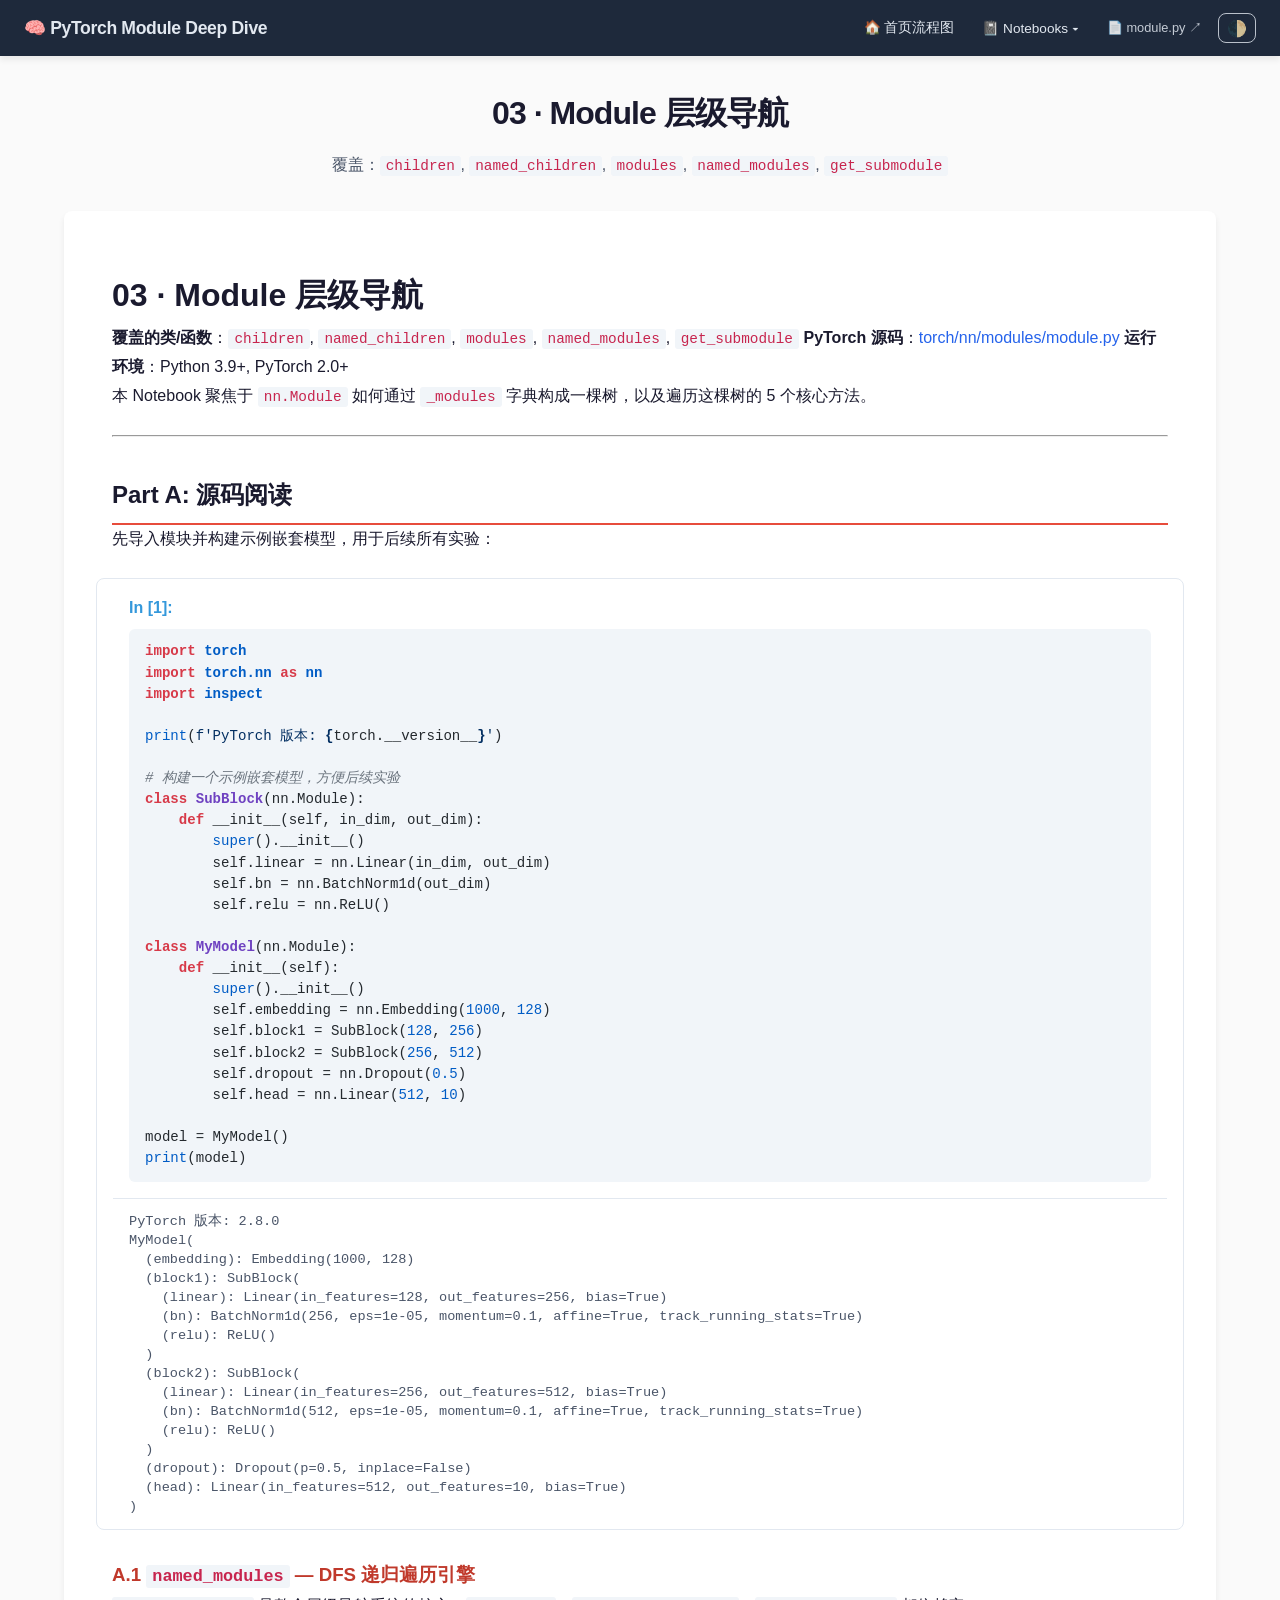
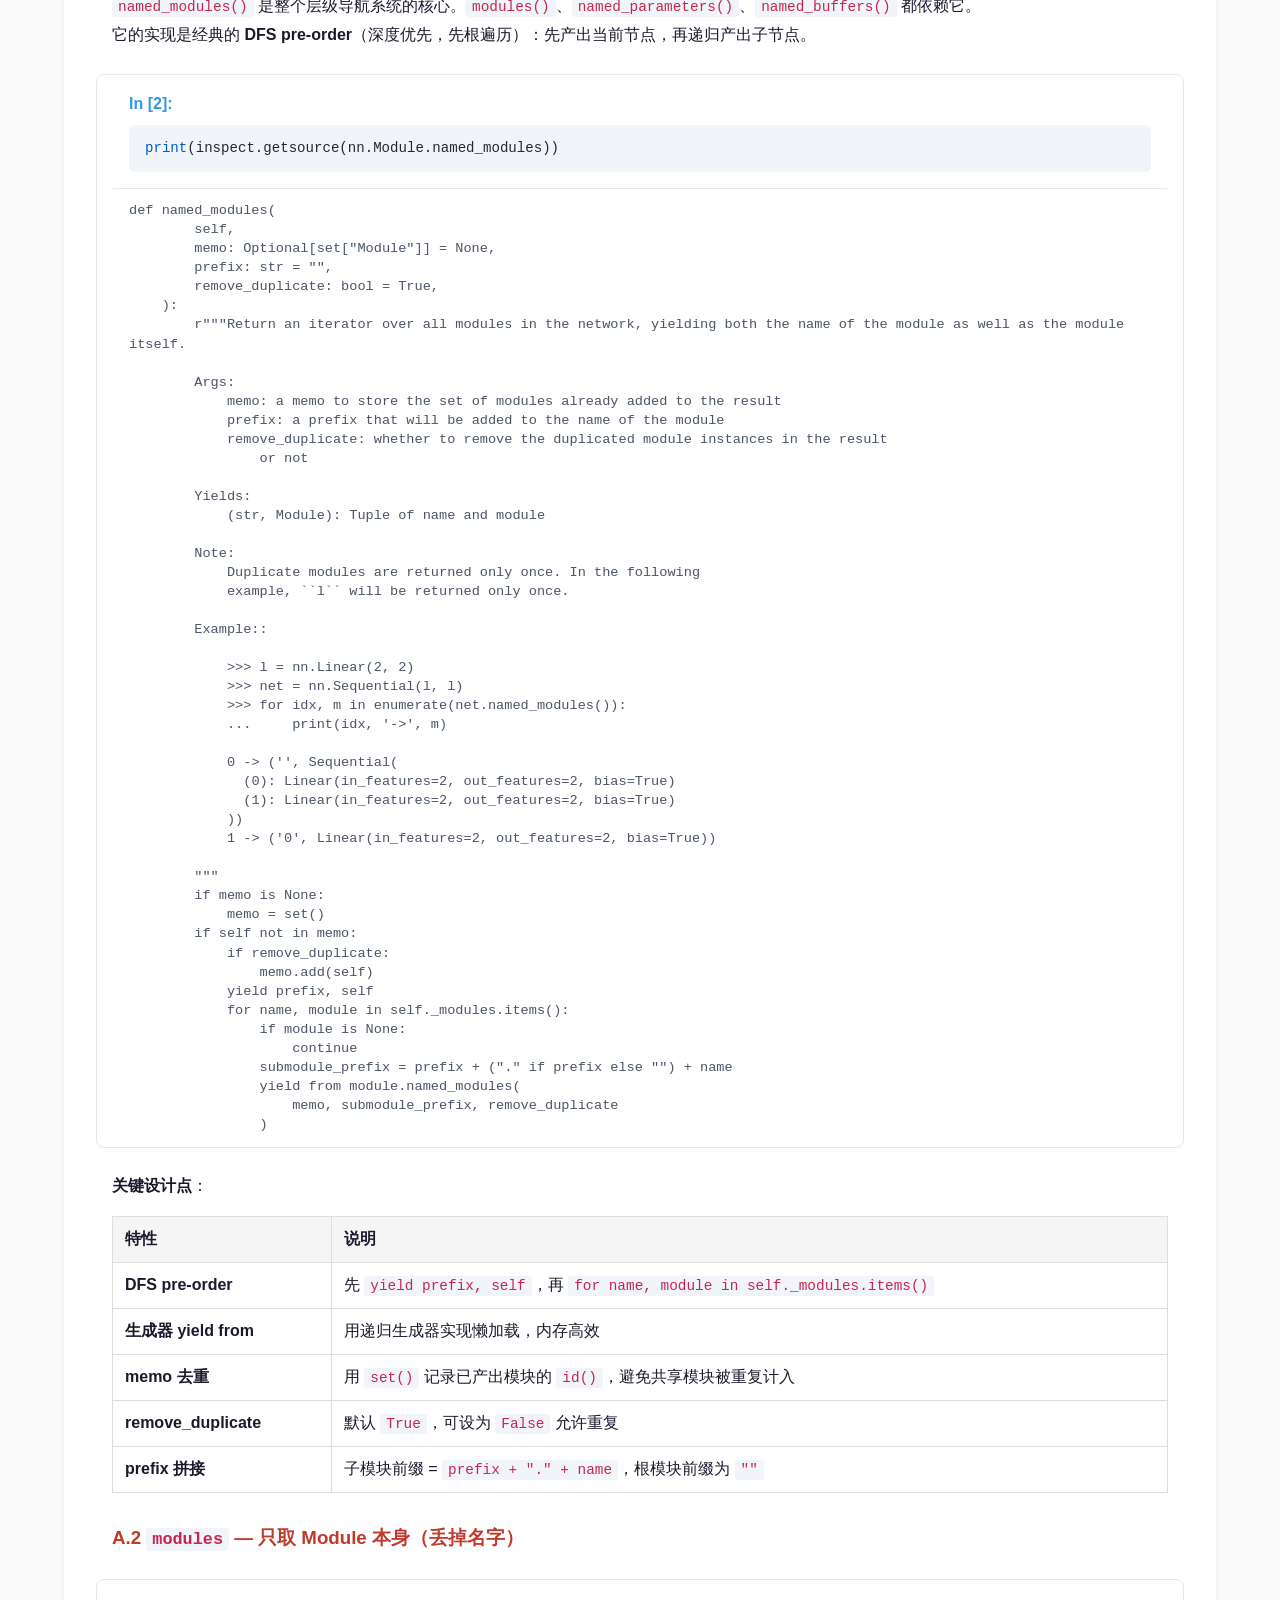
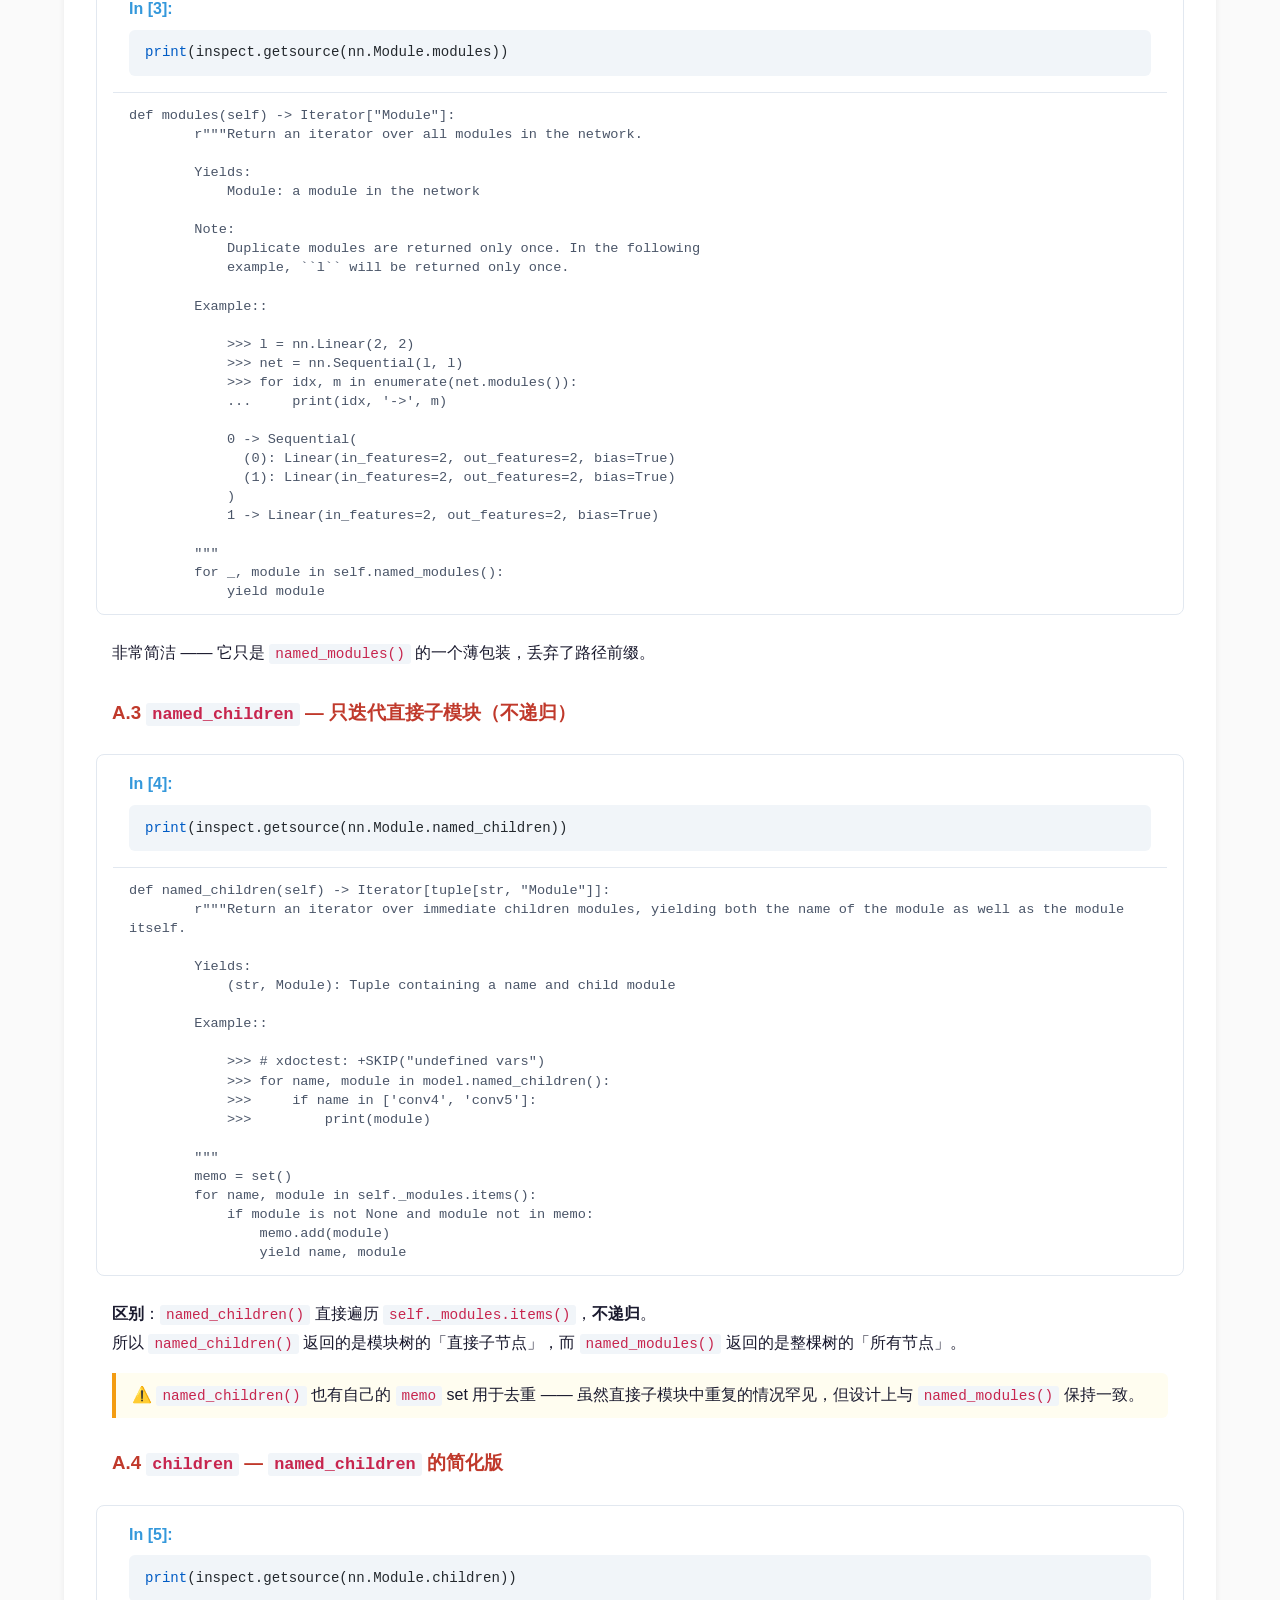
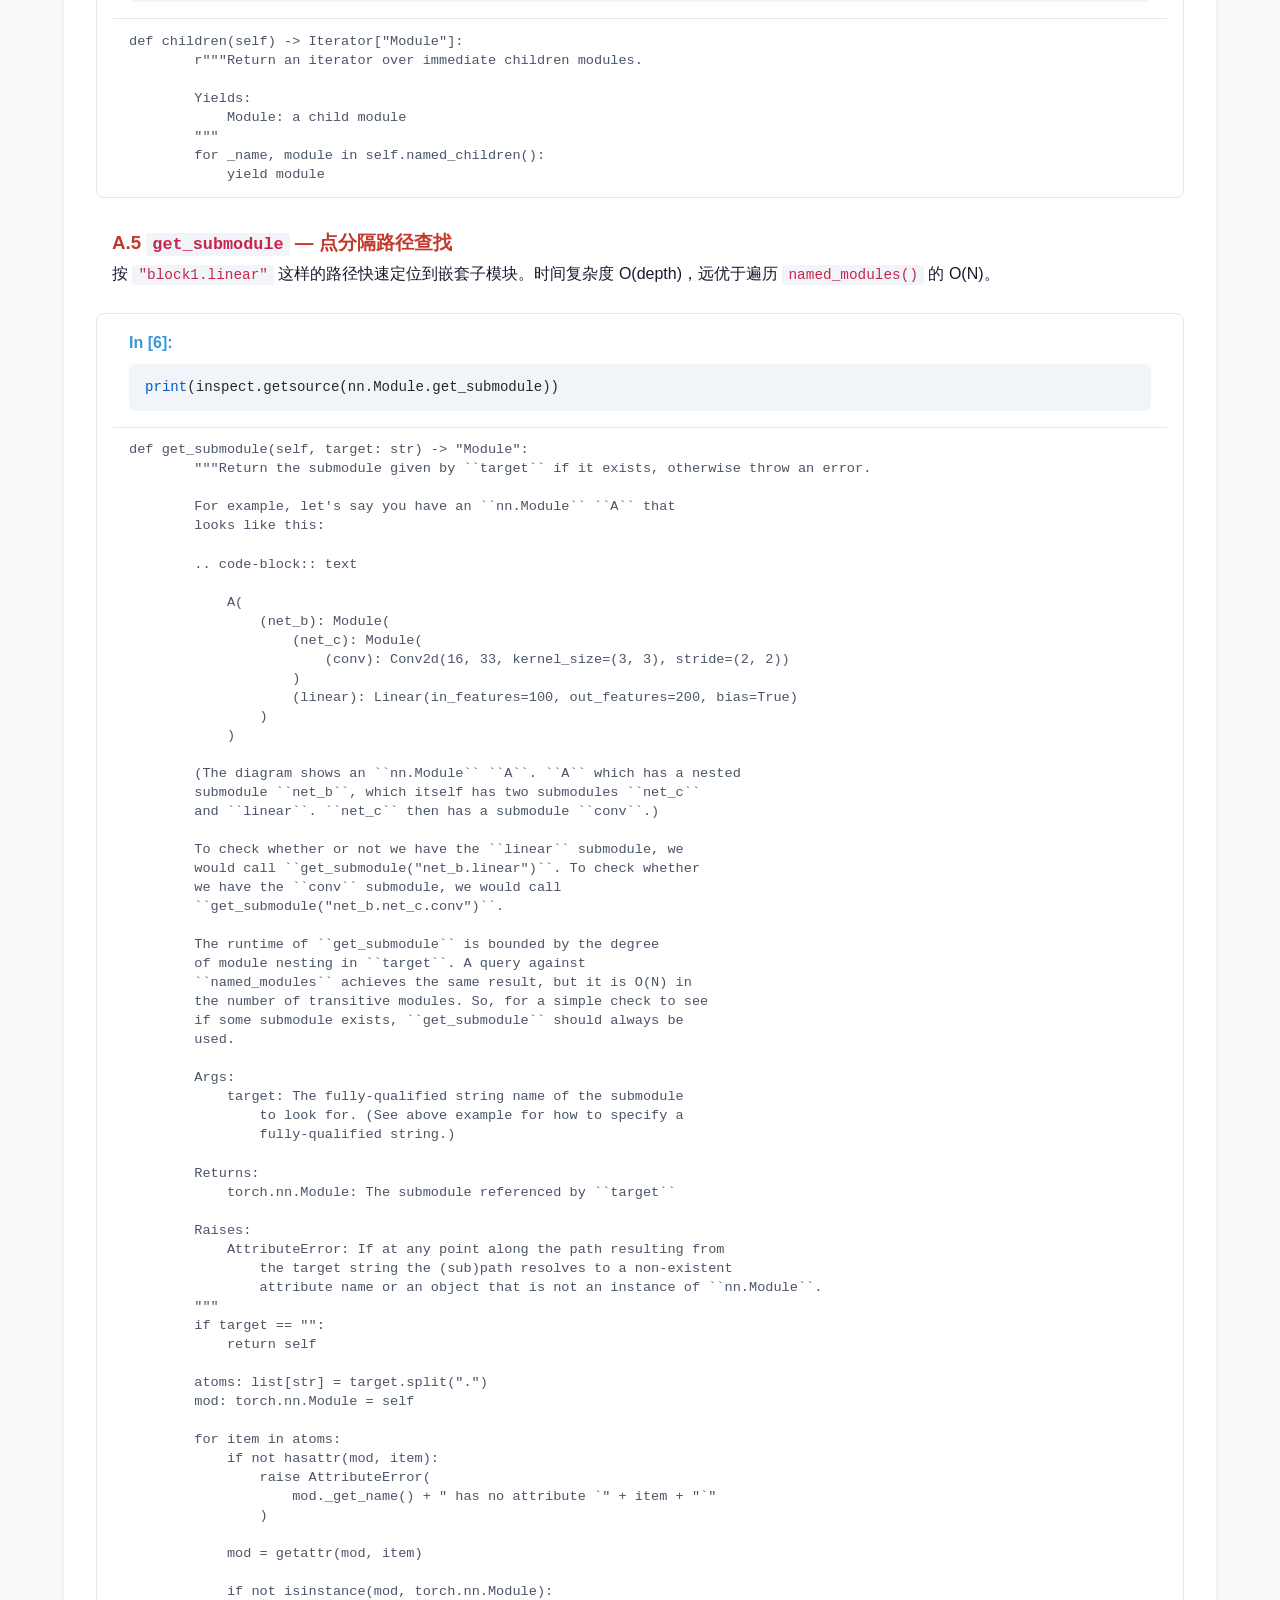
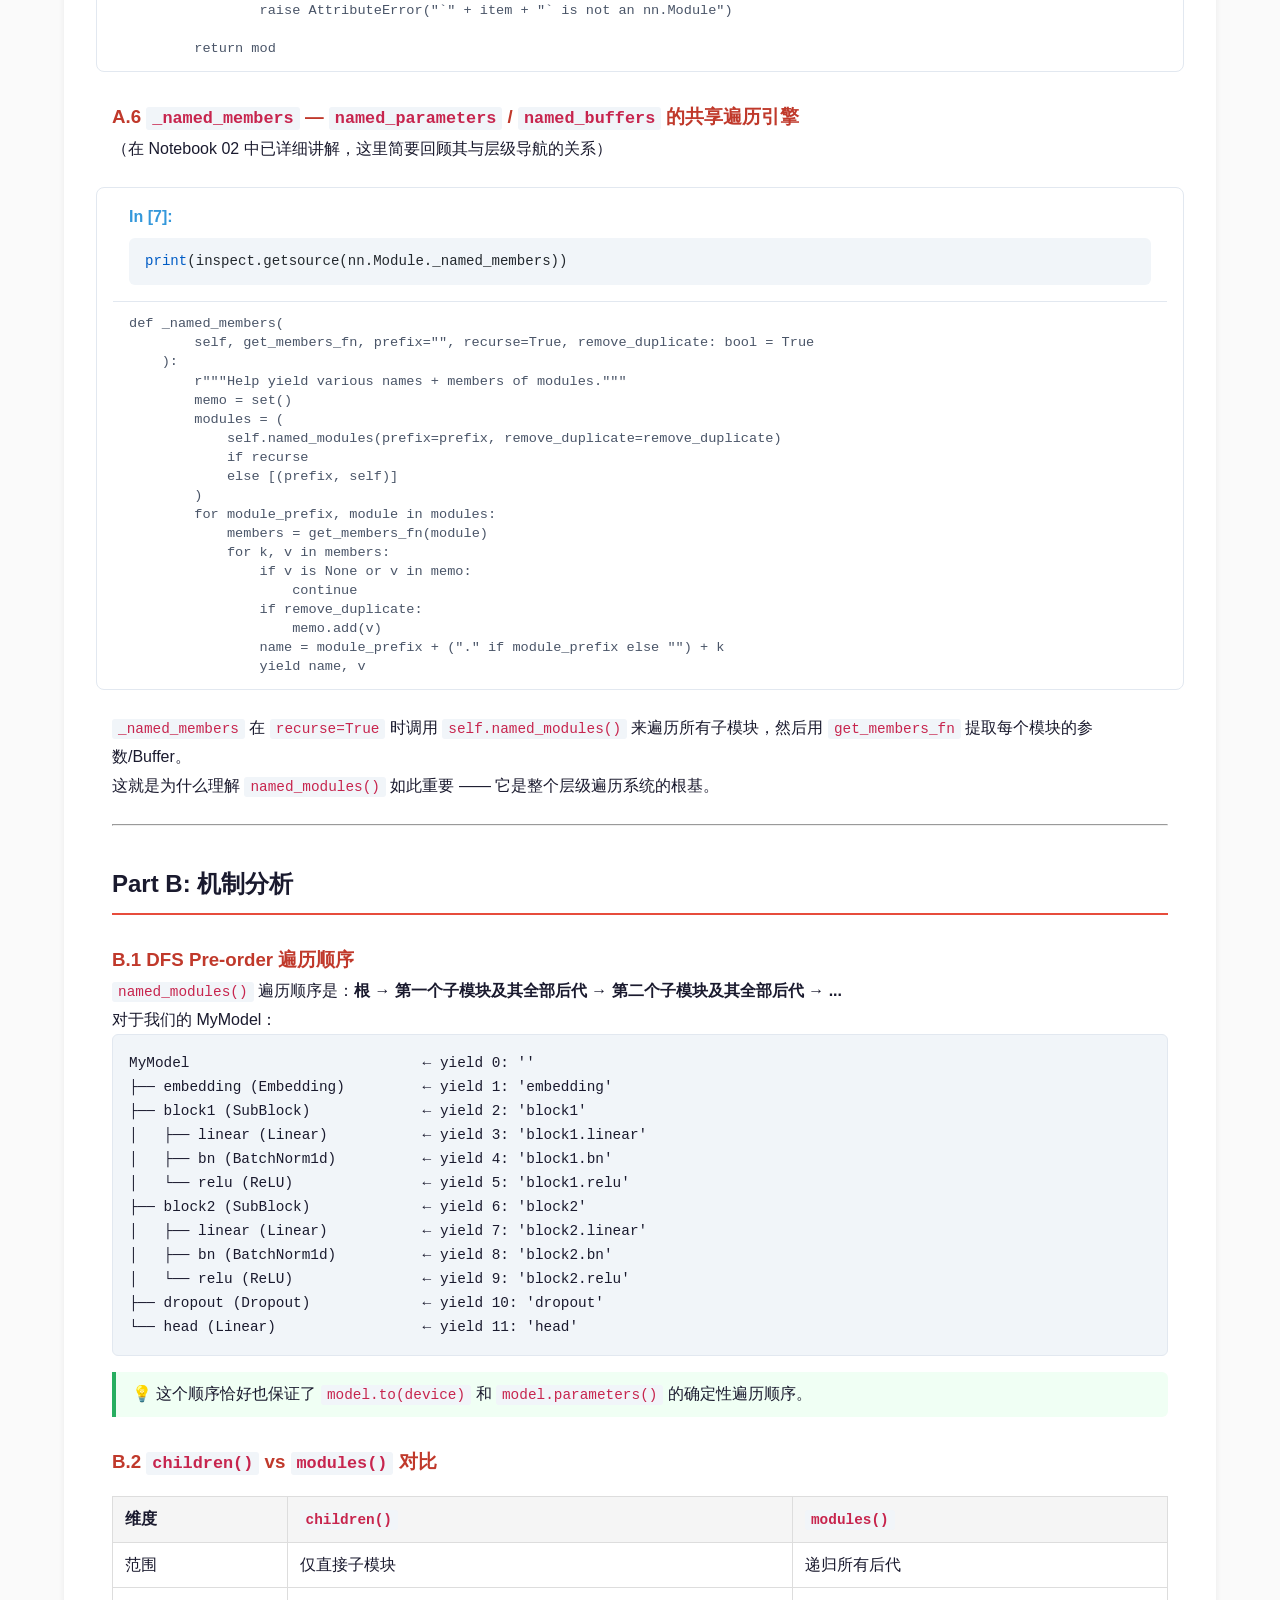
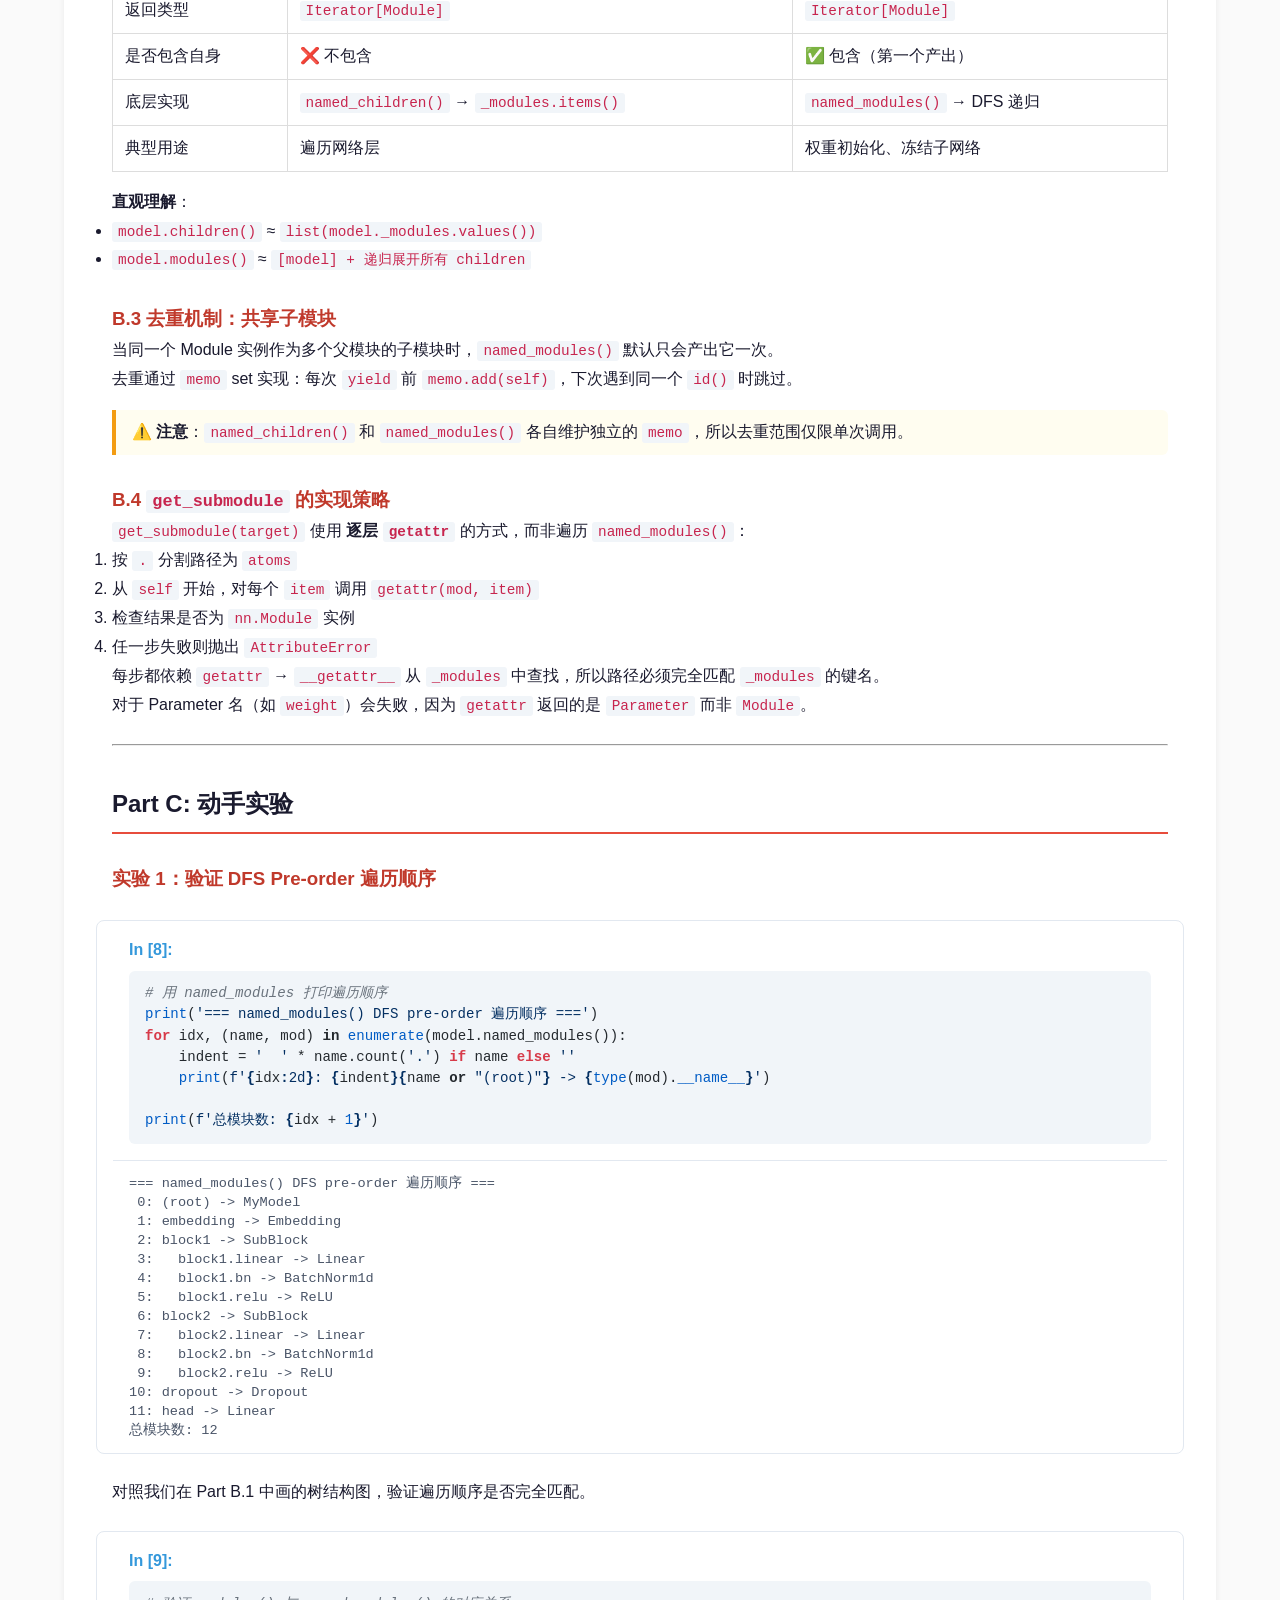
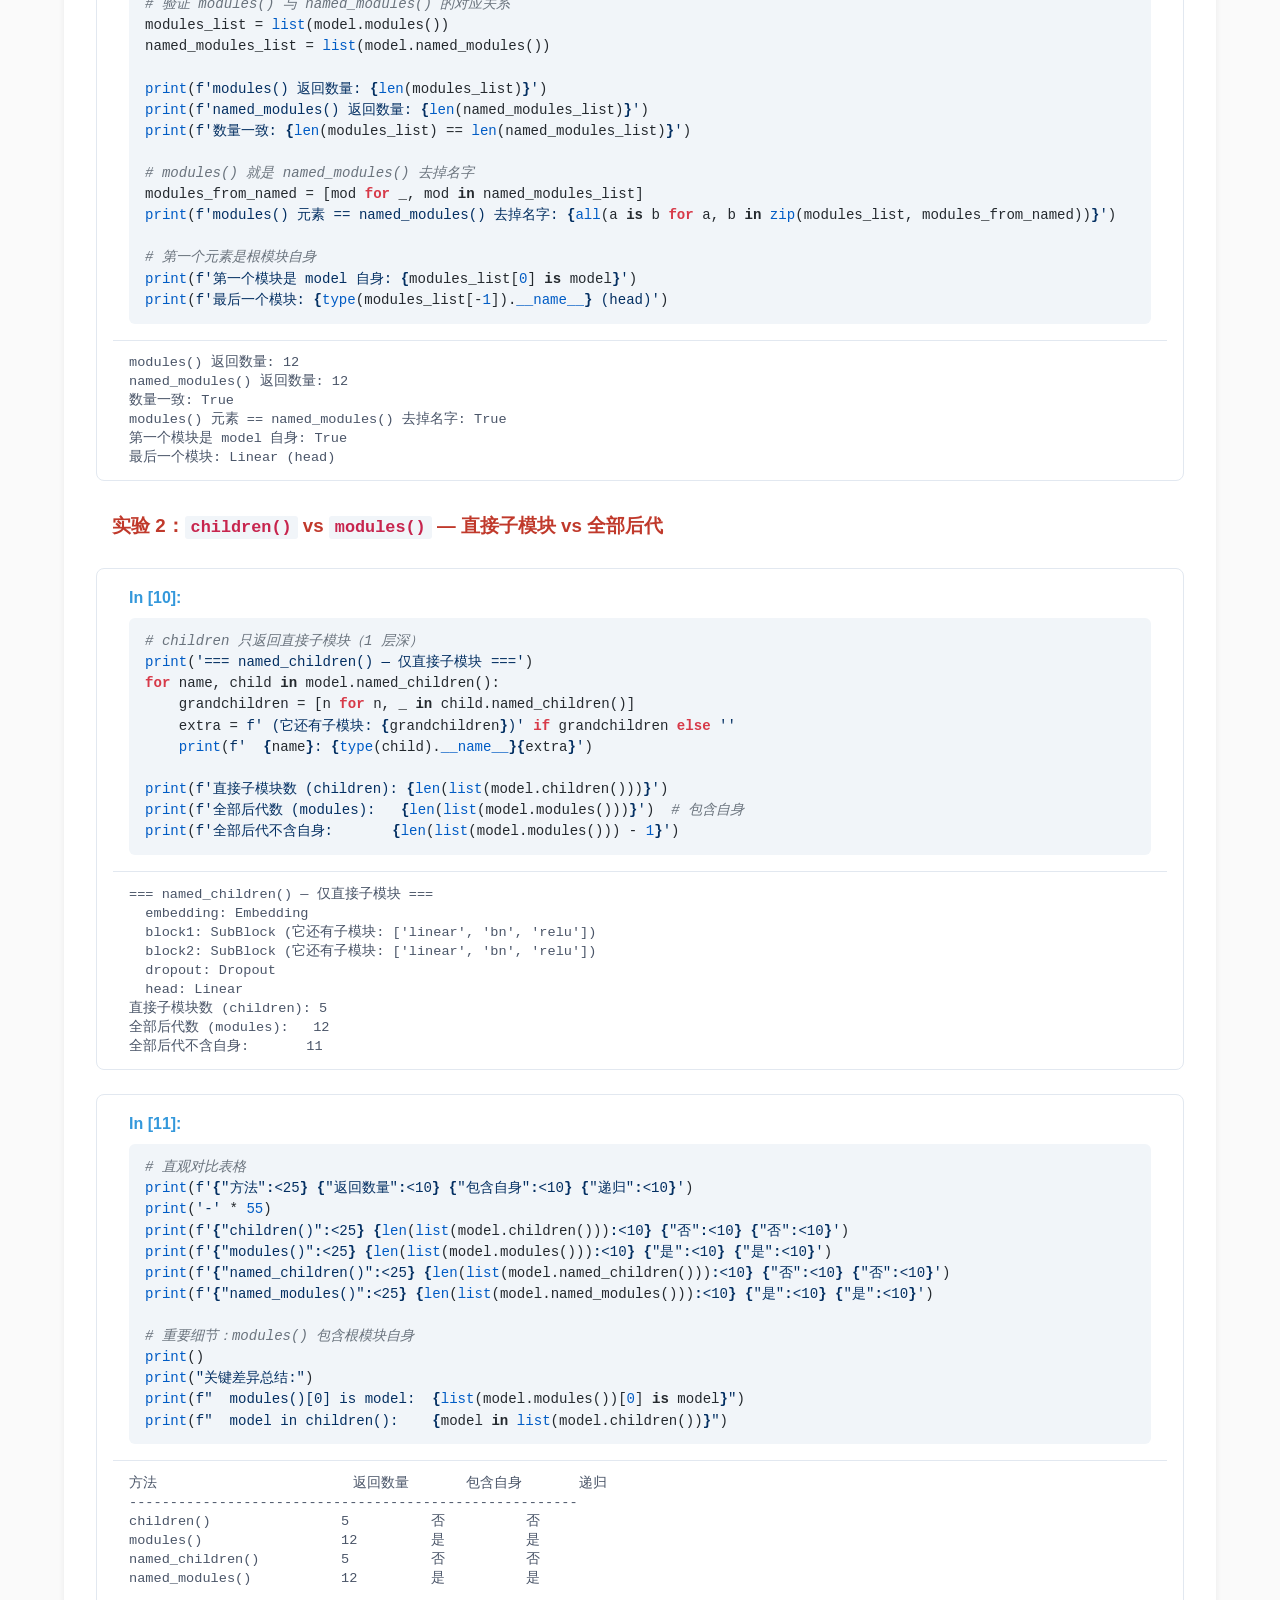
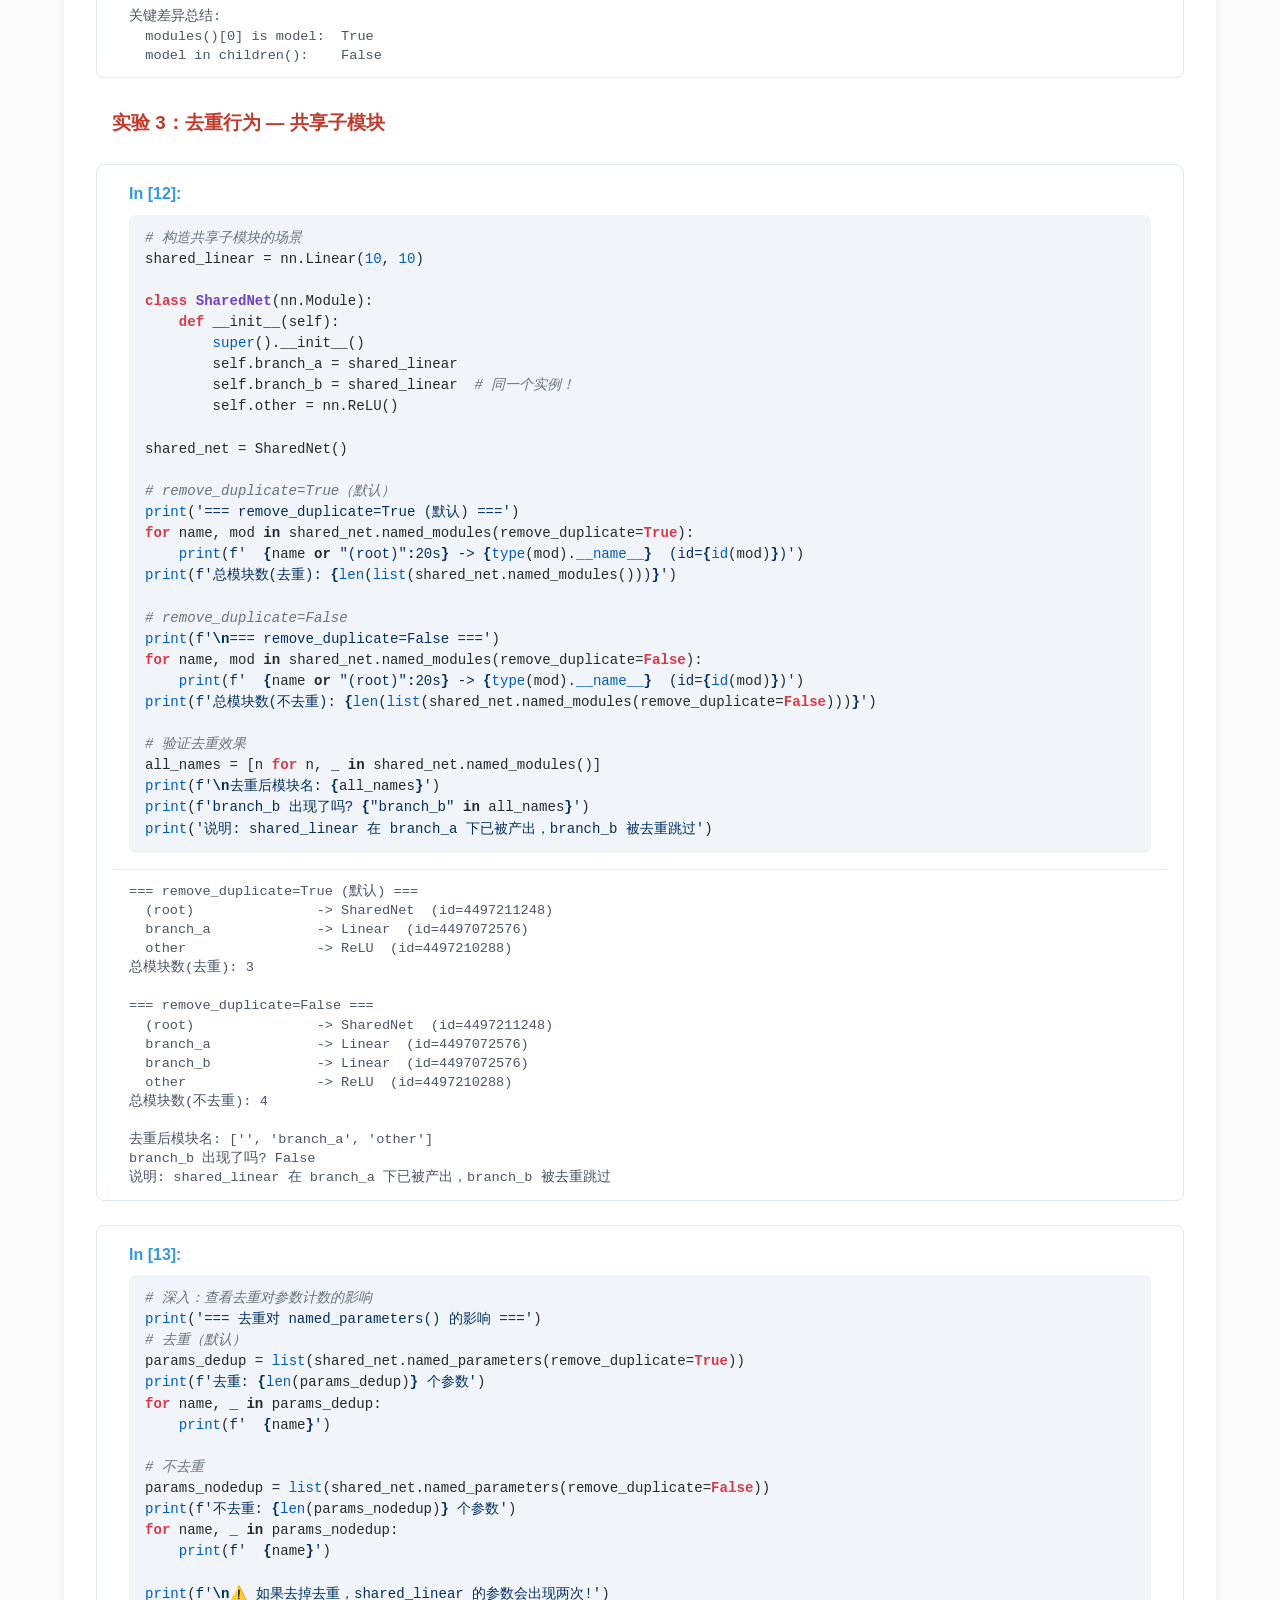
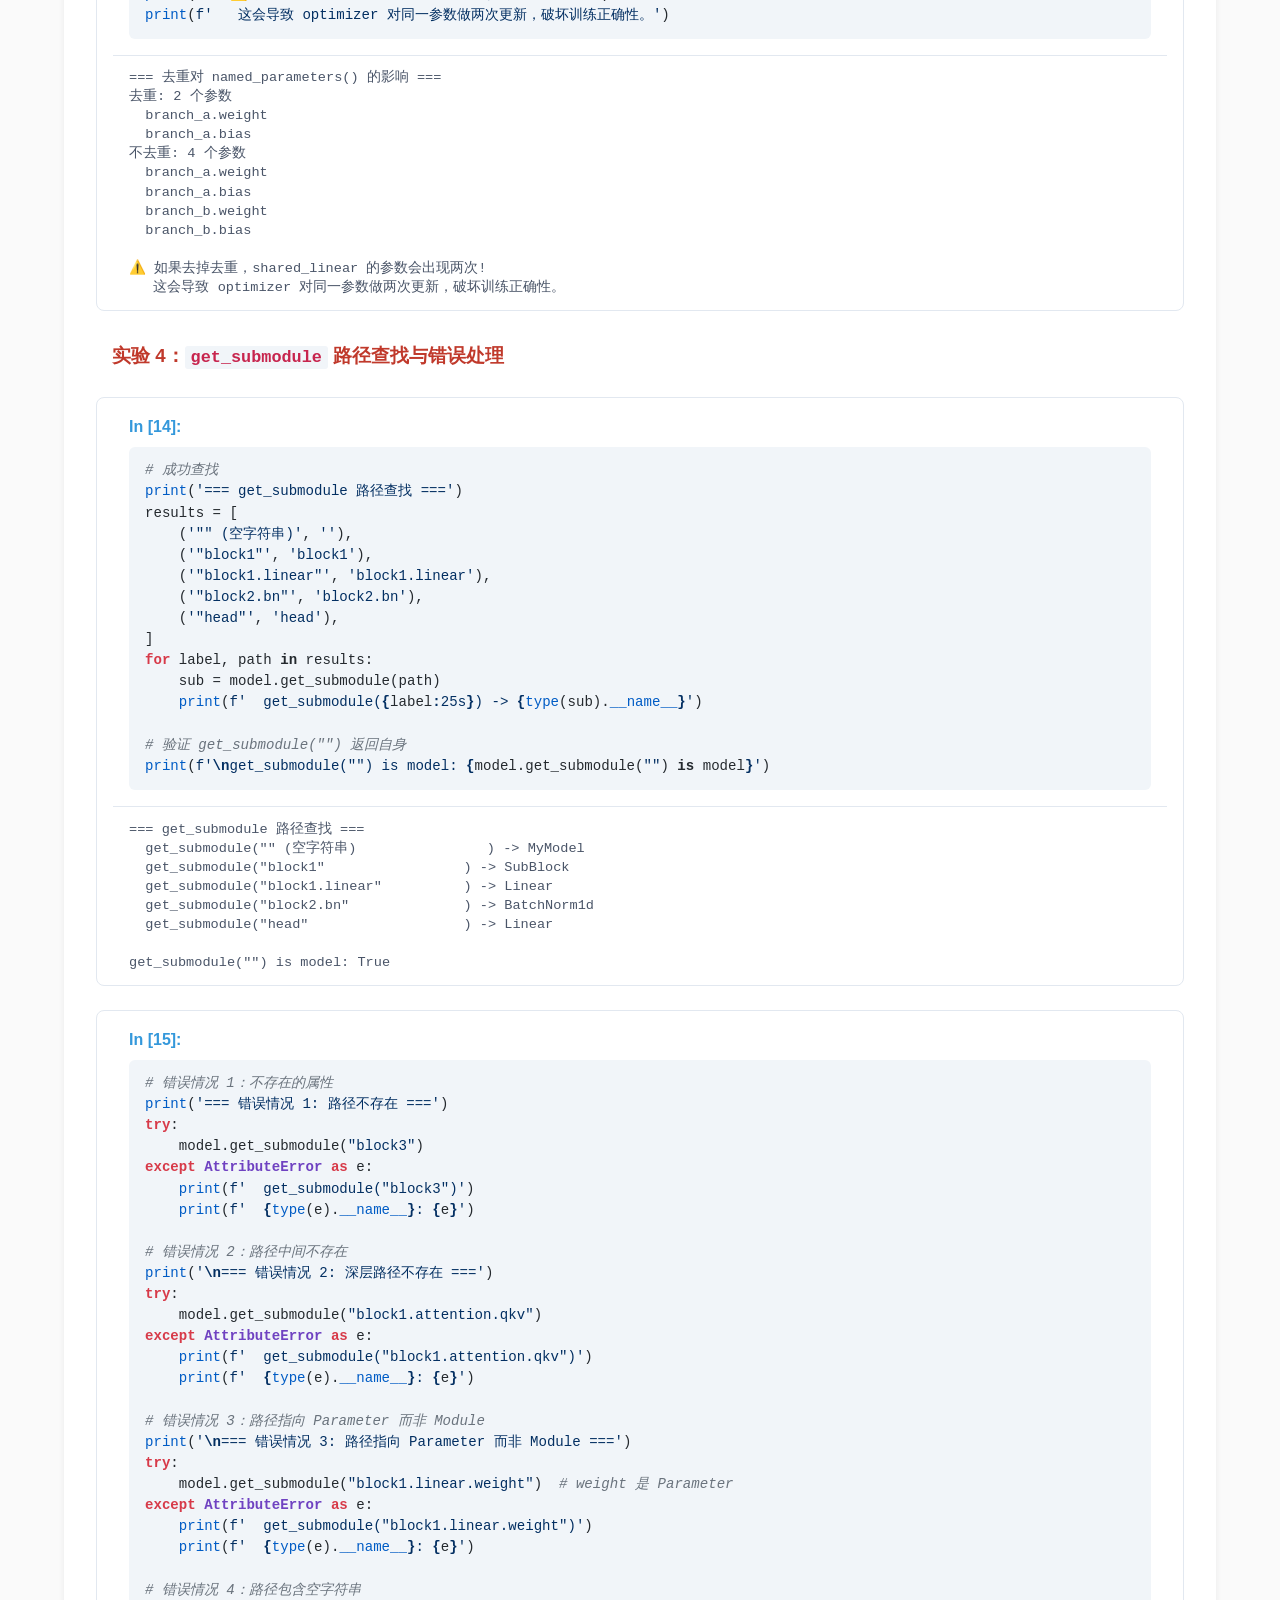
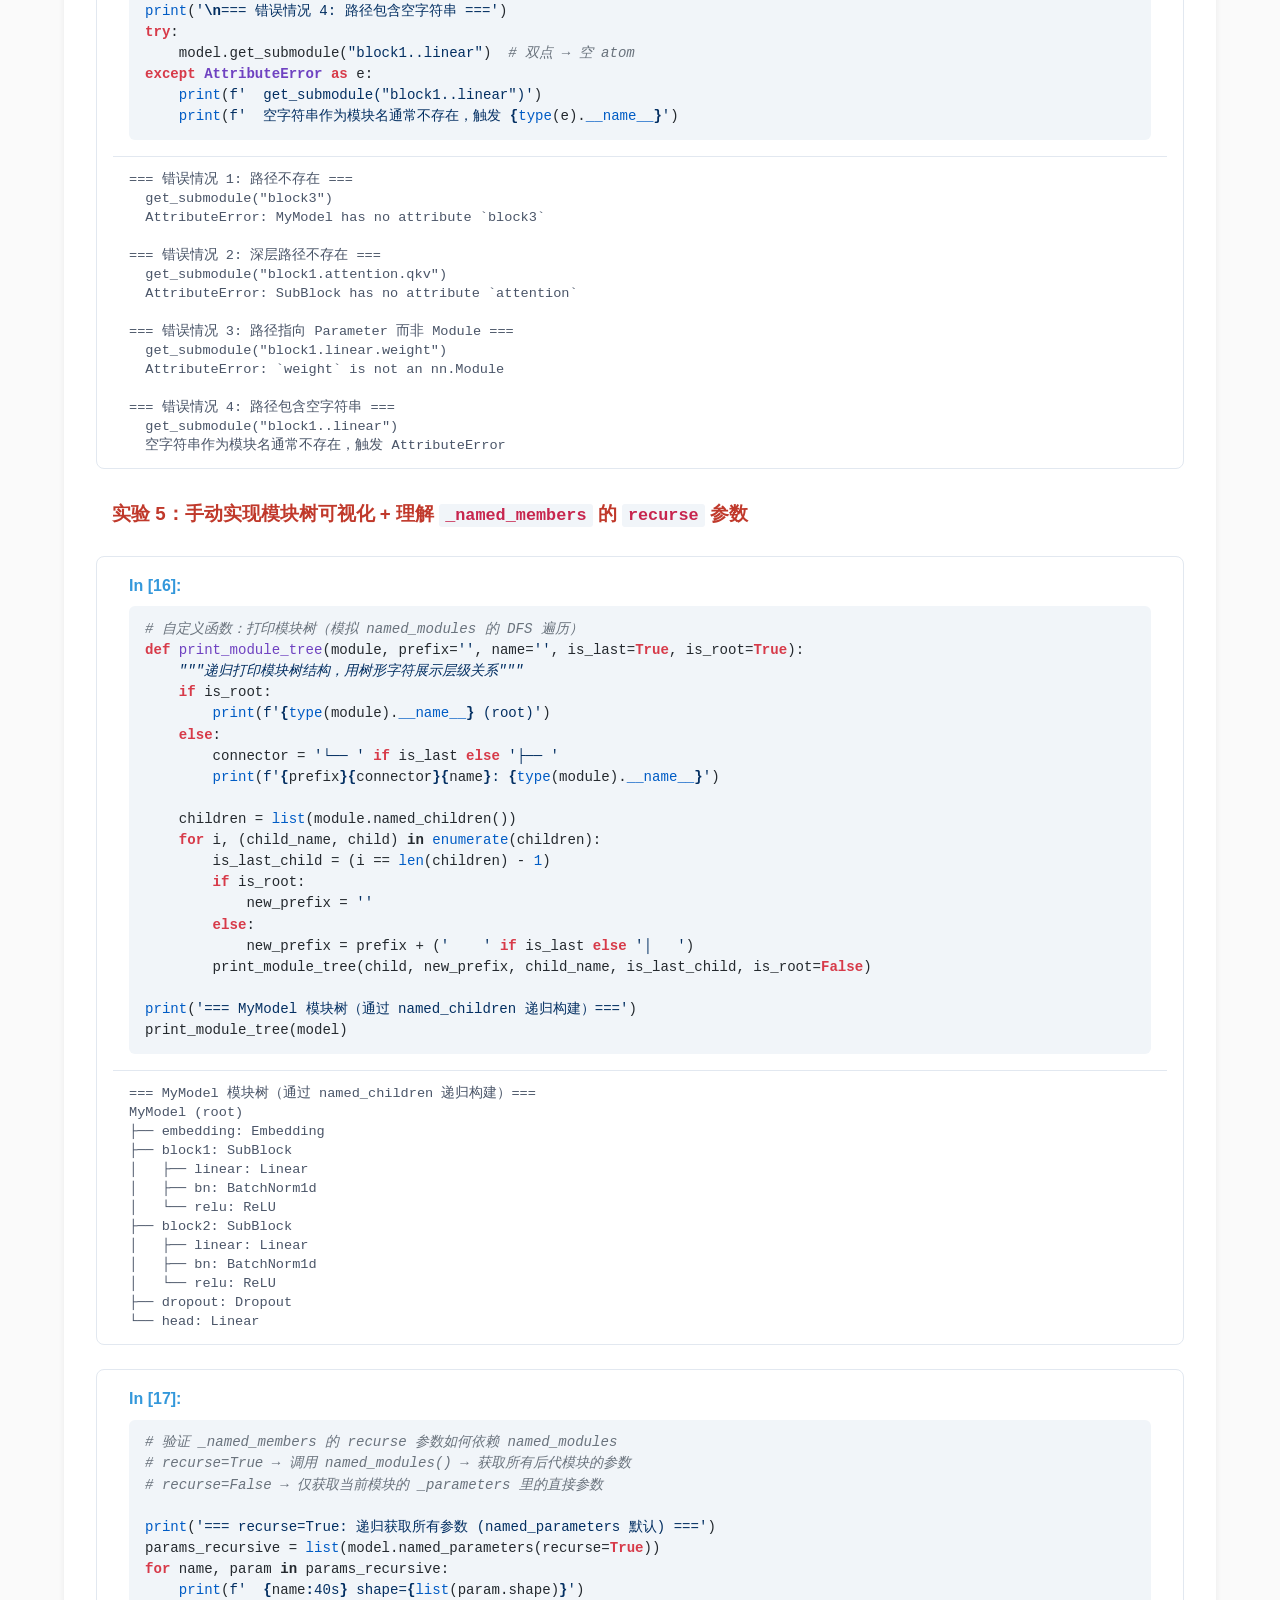
<file: notebooks/html/03_module_hierarchy.html>
<!DOCTYPE html>
<html lang="zh-CN">
<head>
    <meta charset="UTF-8">
    <meta name="viewport" content="width=device-width, initial-scale=1.0">
    <title>03 · Module 层级导航 — PyTorch module.py Deep Dive</title>
    <link rel="stylesheet" href="../../css/style.css">
    <style>
        /* ============================================================
           Pygments syntax highlighting — uses site CSS variables
           ============================================================ */
        pre { line-height: 125%; }
td.linenos .normal { color: inherit; background-color: transparent; padding-left: 5px; padding-right: 5px; }
span.linenos { color: inherit; background-color: transparent; padding-left: 5px; padding-right: 5px; }
td.linenos .special { color: #000000; background-color: #ffffc0; padding-left: 5px; padding-right: 5px; }
span.linenos.special { color: #000000; background-color: #ffffc0; padding-left: 5px; padding-right: 5px; }
.highlight .hll { background-color: #ffffcc }
.highlight { background: #f8f8f8; }
.highlight .c { color: #3D7B7B; font-style: italic } /* Comment */
.highlight .err { border: 1px solid #F00 } /* Error */
.highlight .k { color: #008000; font-weight: bold } /* Keyword */
.highlight .o { color: #666 } /* Operator */
.highlight .ch { color: #3D7B7B; font-style: italic } /* Comment.Hashbang */
.highlight .cm { color: #3D7B7B; font-style: italic } /* Comment.Multiline */
.highlight .cp { color: #9C6500 } /* Comment.Preproc */
.highlight .cpf { color: #3D7B7B; font-style: italic } /* Comment.PreprocFile */
.highlight .c1 { color: #3D7B7B; font-style: italic } /* Comment.Single */
.highlight .cs { color: #3D7B7B; font-style: italic } /* Comment.Special */
.highlight .gd { color: #A00000 } /* Generic.Deleted */
.highlight .ge { font-style: italic } /* Generic.Emph */
.highlight .ges { font-weight: bold; font-style: italic } /* Generic.EmphStrong */
.highlight .gr { color: #E40000 } /* Generic.Error */
.highlight .gh { color: #000080; font-weight: bold } /* Generic.Heading */
.highlight .gi { color: #008400 } /* Generic.Inserted */
.highlight .go { color: #717171 } /* Generic.Output */
.highlight .gp { color: #000080; font-weight: bold } /* Generic.Prompt */
.highlight .gs { font-weight: bold } /* Generic.Strong */
.highlight .gu { color: #800080; font-weight: bold } /* Generic.Subheading */
.highlight .gt { color: #04D } /* Generic.Traceback */
.highlight .kc { color: #008000; font-weight: bold } /* Keyword.Constant */
.highlight .kd { color: #008000; font-weight: bold } /* Keyword.Declaration */
.highlight .kn { color: #008000; font-weight: bold } /* Keyword.Namespace */
.highlight .kp { color: #008000 } /* Keyword.Pseudo */
.highlight .kr { color: #008000; font-weight: bold } /* Keyword.Reserved */
.highlight .kt { color: #B00040 } /* Keyword.Type */
.highlight .m { color: #666 } /* Literal.Number */
.highlight .s { color: #BA2121 } /* Literal.String */
.highlight .na { color: #687822 } /* Name.Attribute */
.highlight .nb { color: #008000 } /* Name.Builtin */
.highlight .nc { color: #00F; font-weight: bold } /* Name.Class */
.highlight .no { color: #800 } /* Name.Constant */
.highlight .nd { color: #A2F } /* Name.Decorator */
.highlight .ni { color: #717171; font-weight: bold } /* Name.Entity */
.highlight .ne { color: #CB3F38; font-weight: bold } /* Name.Exception */
.highlight .nf { color: #00F } /* Name.Function */
.highlight .nl { color: #767600 } /* Name.Label */
.highlight .nn { color: #00F; font-weight: bold } /* Name.Namespace */
.highlight .nt { color: #008000; font-weight: bold } /* Name.Tag */
.highlight .nv { color: #19177C } /* Name.Variable */
.highlight .ow { color: #A2F; font-weight: bold } /* Operator.Word */
.highlight .w { color: #BBB } /* Text.Whitespace */
.highlight .mb { color: #666 } /* Literal.Number.Bin */
.highlight .mf { color: #666 } /* Literal.Number.Float */
.highlight .mh { color: #666 } /* Literal.Number.Hex */
.highlight .mi { color: #666 } /* Literal.Number.Integer */
.highlight .mo { color: #666 } /* Literal.Number.Oct */
.highlight .sa { color: #BA2121 } /* Literal.String.Affix */
.highlight .sb { color: #BA2121 } /* Literal.String.Backtick */
.highlight .sc { color: #BA2121 } /* Literal.String.Char */
.highlight .dl { color: #BA2121 } /* Literal.String.Delimiter */
.highlight .sd { color: #BA2121; font-style: italic } /* Literal.String.Doc */
.highlight .s2 { color: #BA2121 } /* Literal.String.Double */
.highlight .se { color: #AA5D1F; font-weight: bold } /* Literal.String.Escape */
.highlight .sh { color: #BA2121 } /* Literal.String.Heredoc */
.highlight .si { color: #A45A77; font-weight: bold } /* Literal.String.Interpol */
.highlight .sx { color: #008000 } /* Literal.String.Other */
.highlight .sr { color: #A45A77 } /* Literal.String.Regex */
.highlight .s1 { color: #BA2121 } /* Literal.String.Single */
.highlight .ss { color: #19177C } /* Literal.String.Symbol */
.highlight .bp { color: #008000 } /* Name.Builtin.Pseudo */
.highlight .fm { color: #00F } /* Name.Function.Magic */
.highlight .vc { color: #19177C } /* Name.Variable.Class */
.highlight .vg { color: #19177C } /* Name.Variable.Global */
.highlight .vi { color: #19177C } /* Name.Variable.Instance */
.highlight .vm { color: #19177C } /* Name.Variable.Magic */
.highlight .il { color: #666 } /* Literal.Number.Integer.Long */

        /* Override pygments colors with site theme variables */
        .highlight { background: var(--code-bg); }
        .highlight .k, .highlight .kn, .highlight .kd, .highlight .kc, .highlight .kr, .highlight .kt { color: #d73a49; font-weight: bold; }
        .highlight .n, .highlight .nb, .highlight .bp, .highlight .fm { color: #24292e; }
        .highlight .s, .highlight .s1, .highlight .s2, .highlight .sa, .highlight .sb, .highlight .sc, .highlight .sd, .highlight .se, .highlight .sh, .highlight .si, .highlight .sx { color: #032f62; }
        .highlight .mi, .highlight .mf, .highlight .mh, .highlight .mo, .highlight .il, .highlight .m { color: #005cc5; }
        .highlight .c, .highlight .c1, .highlight .cm, .highlight .cp, .highlight .cs, .highlight .ch { color: #6a737d; font-style: italic; }
        .highlight .o, .highlight .ow, .highlight .p { color: #24292e; }
        .highlight .nf, .highlight .nc, .highlight .ne { color: #6f42c1; }
        .highlight .nn, .highlight .no { color: #005cc5; }
        .highlight .nd { color: #6f42c1; }
        .highlight .vm, .highlight .nb { color: #005cc5; }
        .highlight .err { color: #cb2431; }

        /* Dark mode overrides */
        [data-theme="dark"] .highlight .k, [data-theme="dark"] .highlight .kn,
        [data-theme="dark"] .highlight .kd, [data-theme="dark"] .highlight .kc,
        [data-theme="dark"] .highlight .kr, [data-theme="dark"] .highlight .kt { color: #ff7b72; font-weight: bold; }
        [data-theme="dark"] .highlight .n, [data-theme="dark"] .highlight .nb,
        [data-theme="dark"] .highlight .bp, [data-theme="dark"] .highlight .fm { color: #c9d1d9; }
        [data-theme="dark"] .highlight .s, [data-theme="dark"] .highlight .s1,
        [data-theme="dark"] .highlight .s2, [data-theme="dark"] .highlight .sa,
        [data-theme="dark"] .highlight .sb, [data-theme="dark"] .highlight .sc,
        [data-theme="dark"] .highlight .sd, [data-theme="dark"] .highlight .se,
        [data-theme="dark"] .highlight .sh, [data-theme="dark"] .highlight .si,
        [data-theme="dark"] .highlight .sx { color: #a5d6ff; }
        [data-theme="dark"] .highlight .mi, [data-theme="dark"] .highlight .mf,
        [data-theme="dark"] .highlight .mh, [data-theme="dark"] .highlight .mo,
        [data-theme="dark"] .highlight .il, [data-theme="dark"] .highlight .m { color: #79c0ff; }
        [data-theme="dark"] .highlight .c, [data-theme="dark"] .highlight .c1,
        [data-theme="dark"] .highlight .cm, [data-theme="dark"] .highlight .cp,
        [data-theme="dark"] .highlight .cs, [data-theme="dark"] .highlight .ch { color: #8b949e; font-style: italic; }
        [data-theme="dark"] .highlight .o, [data-theme="dark"] .highlight .ow,
        [data-theme="dark"] .highlight .p { color: #c9d1d9; }
        [data-theme="dark"] .highlight .nf, [data-theme="dark"] .highlight .nc,
        [data-theme="dark"] .highlight .ne { color: #d2a8ff; }
        [data-theme="dark"] .highlight .nn, [data-theme="dark"] .highlight .no { color: #79c0ff; }
        [data-theme="dark"] .highlight .nd { color: #d2a8ff; }
        [data-theme="dark"] .highlight .vm { color: #79c0ff; }
        [data-theme="dark"] .highlight .err { color: #f85149; }

        /* Notebook cell styling */
        .notebook-cell { margin: 1.5em 0; padding: 0 1em; }
        .notebook-cell.markdown { line-height: 1.8; }
        .notebook-cell.markdown h2 { border-bottom: 2px solid #e74c3c; padding-bottom: 0.3em; margin-top: 1.5em; }
        .notebook-cell.markdown h3 { margin-top: 1.5em; color: #c0392b; }
        .notebook-cell.markdown table { border-collapse: collapse; width: 100%; margin: 1em 0; }
        .notebook-cell.markdown th, .notebook-cell.markdown td { border: 1px solid #ddd; padding: 8px 12px; text-align: left; }
        .notebook-cell.markdown th { background: #f5f5f5; font-weight: 600; }
        .notebook-cell.markdown code { background: var(--code-bg); color: var(--code-text); padding: 2px 6px; border-radius: 3px; font-size: 0.9em; }
        .notebook-cell.markdown pre { background: var(--code-bg); padding: 1em; border-radius: 6px; overflow-x: auto; border: 1px solid var(--border-color); line-height: 1.5; }
        .notebook-cell.markdown pre code { background: none; padding: 0; color: inherit; }
        .notebook-cell.code { background: var(--bg-secondary); border: 1px solid var(--border-color); border-radius: 8px; overflow: hidden; }
        .notebook-cell.code .input-area { padding: 1em; border-bottom: 1px solid var(--border-color); }
        .notebook-cell.code .input-area .highlight { background: var(--code-bg); padding: 0.8em 1em; border-radius: 6px; overflow-x: auto; }
        .notebook-cell.code .input-area .highlight pre { margin: 0; white-space: pre-wrap; font-family: 'SF Mono','Menlo','Monaco','Courier New',monospace; font-size: 0.88em; line-height: 1.5; }
        .notebook-cell.code .input-area .in-prompt { color: #3498db; font-weight: bold; margin-bottom: 0.5em; }
        .notebook-cell.code .output-area { padding: 0.8em 1em; }
        .notebook-cell.code .output-area pre { margin: 0; white-space: pre-wrap; font-family: 'SF Mono','Menlo','Monaco','Courier New',monospace; font-size: 0.85em; line-height: 1.4; color: var(--text-secondary); }
        blockquote.tip { border-left: 4px solid #27ae60; padding: 0.5em 1em; margin: 1em 0; background: #f0fff4; border-radius: 0 6px 6px 0; }
        blockquote.warning { border-left: 4px solid #f39c12; padding: 0.5em 1em; margin: 1em 0; background: #fffdf0; border-radius: 0 6px 6px 0; }

        /* Dark mode overrides for notebook cells */
        [data-theme="dark"] .notebook-cell.markdown h2 { border-bottom-color: #e74c3c; }
        [data-theme="dark"] .notebook-cell.markdown h3 { color: #e74c3c; }
        [data-theme="dark"] .notebook-cell.markdown th { background: var(--bg-tertiary); }
        [data-theme="dark"] .notebook-cell.markdown th, [data-theme="dark"] .notebook-cell.markdown td { border-color: var(--border-color); }
        [data-theme="dark"] .notebook-cell.code { background: var(--bg-secondary); border-color: var(--border-color); }
        [data-theme="dark"] .notebook-cell.code .input-area { border-bottom-color: var(--border-color); }
        [data-theme="dark"] .notebook-cell.code .input-area .in-prompt { color: #60a5fa; }
        [data-theme="dark"] blockquote.tip { background: #064e3b; color: #d1fae5; }
        [data-theme="dark"] blockquote.warning { background: #78350f; color: #fef3c7; }
    </style>
</head>
<body>
<nav class="navbar">
    <div class="nav-brand"><a href="../../index.html" class="nav-logo">🧠 PyTorch Module Deep Dive</a></div>
    <div class="nav-links">
        <a href="../../index.html" class="nav-item">🏠 首页流程图</a>
        <div class="nav-dropdown">
            <button class="nav-dropbtn">📓 Notebooks ▾</button>
            <div class="nav-dropdown-content">
                <a href="01_module_initialization.html" class="nav-item">01 · Module 初始化与属性拦截</a>
                <a href="02_parameter_and_buffer.html" class="nav-item">02 · Parameter 与 Buffer</a>
                <a href="03_module_hierarchy.html" class="nav-item">03 · Module 层级导航</a>
                <a href="04_device_and_dtype.html" class="nav-item">04 · 设备迁移与类型转换</a>
                <a href="05_training_mode.html" class="nav-item">05 · 训练模式与梯度管理</a>
                <a href="06_forward_and_hooks.html" class="nav-item">06 · Forward 调用链与 Hook</a>
                <a href="07_state_serialization.html" class="nav-item active">07 · 状态序列化</a>
                <a href="08_global_hooks_and_advanced.html" class="nav-item">08 · 全局 Hook 与高级机制</a>
                <a href="09_containers.html" class="nav-item">09 · 容器类</a>
                <a href="10_compilation_and_internals.html" class="nav-item">10 · 编译系统与内部细节</a>
            </div>
        </div>
        <a href="https://github.com/pytorch/pytorch/blob/main/torch/nn/modules/module.py" target="_blank" class="nav-item nav-source">📄 module.py ↗</a>
        <button id="themeToggle" class="nav-item theme-btn" title="切换主题">🌓</button>
    </div>
</nav>
<main class="main-content">
    <header class="page-header">
        <h1>03 · Module 层级导航</h1>
        <p class="subtitle">覆盖：<code>children</code>, <code>named_children</code>, <code>modules</code>, <code>named_modules</code>, <code>get_submodule</code></p>
    </header>
    <div class="diagram-container">

<div class="notebook-cell markdown">
<h1>03 · Module 层级导航</h1>

<blockquote><strong>覆盖的类/函数</strong>：<code>children</code>, <code>named_children</code>, <code>modules</code>, <code>named_modules</code>, <code>get_submodule</code>  
<strong>PyTorch 源码</strong>：<a href="https://github.com/pytorch/pytorch/blob/main/torch/nn/modules/module.py" target="_blank">torch/nn/modules/module.py</a>  
<strong>运行环境</strong>：Python 3.9+, PyTorch 2.0+</blockquote>

<p>本 Notebook 聚焦于 <code>nn.Module</code> 如何通过 <code>_modules</code> 字典构成一棵树，以及遍历这棵树的 5 个核心方法。</p>
</div>
<div class="notebook-cell markdown">
<hr>

<h2>Part A: 源码阅读</h2>

<p>先导入模块并构建示例嵌套模型，用于后续所有实验：</p>
</div>
<div class="notebook-cell code">
<div class="input-area">
<div class="in-prompt">In [1]:</div>
<div class="highlight"><pre><span class="kn">import</span><span class="w"> </span><span class="nn">torch</span>
<span class="kn">import</span><span class="w"> </span><span class="nn">torch.nn</span><span class="w"> </span><span class="k">as</span><span class="w"> </span><span class="nn">nn</span>
<span class="kn">import</span><span class="w"> </span><span class="nn">inspect</span>

<span class="nb">print</span><span class="p">(</span><span class="sa">f</span><span class="s1">&#39;PyTorch 版本: </span><span class="si">{</span><span class="n">torch</span><span class="o">.</span><span class="n">__version__</span><span class="si">}</span><span class="s1">&#39;</span><span class="p">)</span>

<span class="c1"># 构建一个示例嵌套模型，方便后续实验</span>
<span class="k">class</span><span class="w"> </span><span class="nc">SubBlock</span><span class="p">(</span><span class="n">nn</span><span class="o">.</span><span class="n">Module</span><span class="p">):</span>
    <span class="k">def</span><span class="w"> </span><span class="fm">__init__</span><span class="p">(</span><span class="bp">self</span><span class="p">,</span> <span class="n">in_dim</span><span class="p">,</span> <span class="n">out_dim</span><span class="p">):</span>
        <span class="nb">super</span><span class="p">()</span><span class="o">.</span><span class="fm">__init__</span><span class="p">()</span>
        <span class="bp">self</span><span class="o">.</span><span class="n">linear</span> <span class="o">=</span> <span class="n">nn</span><span class="o">.</span><span class="n">Linear</span><span class="p">(</span><span class="n">in_dim</span><span class="p">,</span> <span class="n">out_dim</span><span class="p">)</span>
        <span class="bp">self</span><span class="o">.</span><span class="n">bn</span> <span class="o">=</span> <span class="n">nn</span><span class="o">.</span><span class="n">BatchNorm1d</span><span class="p">(</span><span class="n">out_dim</span><span class="p">)</span>
        <span class="bp">self</span><span class="o">.</span><span class="n">relu</span> <span class="o">=</span> <span class="n">nn</span><span class="o">.</span><span class="n">ReLU</span><span class="p">()</span>

<span class="k">class</span><span class="w"> </span><span class="nc">MyModel</span><span class="p">(</span><span class="n">nn</span><span class="o">.</span><span class="n">Module</span><span class="p">):</span>
    <span class="k">def</span><span class="w"> </span><span class="fm">__init__</span><span class="p">(</span><span class="bp">self</span><span class="p">):</span>
        <span class="nb">super</span><span class="p">()</span><span class="o">.</span><span class="fm">__init__</span><span class="p">()</span>
        <span class="bp">self</span><span class="o">.</span><span class="n">embedding</span> <span class="o">=</span> <span class="n">nn</span><span class="o">.</span><span class="n">Embedding</span><span class="p">(</span><span class="mi">1000</span><span class="p">,</span> <span class="mi">128</span><span class="p">)</span>
        <span class="bp">self</span><span class="o">.</span><span class="n">block1</span> <span class="o">=</span> <span class="n">SubBlock</span><span class="p">(</span><span class="mi">128</span><span class="p">,</span> <span class="mi">256</span><span class="p">)</span>
        <span class="bp">self</span><span class="o">.</span><span class="n">block2</span> <span class="o">=</span> <span class="n">SubBlock</span><span class="p">(</span><span class="mi">256</span><span class="p">,</span> <span class="mi">512</span><span class="p">)</span>
        <span class="bp">self</span><span class="o">.</span><span class="n">dropout</span> <span class="o">=</span> <span class="n">nn</span><span class="o">.</span><span class="n">Dropout</span><span class="p">(</span><span class="mf">0.5</span><span class="p">)</span>
        <span class="bp">self</span><span class="o">.</span><span class="n">head</span> <span class="o">=</span> <span class="n">nn</span><span class="o">.</span><span class="n">Linear</span><span class="p">(</span><span class="mi">512</span><span class="p">,</span> <span class="mi">10</span><span class="p">)</span>

<span class="n">model</span> <span class="o">=</span> <span class="n">MyModel</span><span class="p">()</span>
<span class="nb">print</span><span class="p">(</span><span class="n">model</span><span class="p">)</span>
</pre></div>
</div>
<div class="output-area">
<pre><span class="go">PyTorch 版本: 2.8.0</span>
<span class="go">MyModel(</span>
<span class="go">  (embedding): Embedding(1000, 128)</span>
<span class="go">  (block1): SubBlock(</span>
<span class="go">    (linear): Linear(in_features=128, out_features=256, bias=True)</span>
<span class="go">    (bn): BatchNorm1d(256, eps=1e-05, momentum=0.1, affine=True, track_running_stats=True)</span>
<span class="go">    (relu): ReLU()</span>
<span class="go">  )</span>
<span class="go">  (block2): SubBlock(</span>
<span class="go">    (linear): Linear(in_features=256, out_features=512, bias=True)</span>
<span class="go">    (bn): BatchNorm1d(512, eps=1e-05, momentum=0.1, affine=True, track_running_stats=True)</span>
<span class="go">    (relu): ReLU()</span>
<span class="go">  )</span>
<span class="go">  (dropout): Dropout(p=0.5, inplace=False)</span>
<span class="go">  (head): Linear(in_features=512, out_features=10, bias=True)</span>
<span class="go">)</span>
</pre>
</div>
</div>
<div class="notebook-cell markdown">
<h3>A.1 <code>named_modules</code> — DFS 递归遍历引擎</h3>

<p><code>named_modules()</code> 是整个层级导航系统的核心。<code>modules()</code>、<code>named_parameters()</code>、<code>named_buffers()</code> 都依赖它。</p>
<p>它的实现是经典的 <strong>DFS pre-order</strong>（深度优先，先根遍历）：先产出当前节点，再递归产出子节点。</p>
</div>
<div class="notebook-cell code">
<div class="input-area">
<div class="in-prompt">In [2]:</div>
<div class="highlight"><pre><span class="nb">print</span><span class="p">(</span><span class="n">inspect</span><span class="o">.</span><span class="n">getsource</span><span class="p">(</span><span class="n">nn</span><span class="o">.</span><span class="n">Module</span><span class="o">.</span><span class="n">named_modules</span><span class="p">))</span>
</pre></div>
</div>
<div class="output-area">
<pre><span class="go">def named_modules(</span>
<span class="go">        self,</span>
<span class="go">        memo: Optional[set[&quot;Module&quot;]] = None,</span>
<span class="go">        prefix: str = &quot;&quot;,</span>
<span class="go">        remove_duplicate: bool = True,</span>
<span class="go">    ):</span>
<span class="go">        r&quot;&quot;&quot;Return an iterator over all modules in the network, yielding both the name of the module as well as the module itself.</span>

<span class="go">        Args:</span>
<span class="go">            memo: a memo to store the set of modules already added to the result</span>
<span class="go">            prefix: a prefix that will be added to the name of the module</span>
<span class="go">            remove_duplicate: whether to remove the duplicated module instances in the result</span>
<span class="go">                or not</span>

<span class="go">        Yields:</span>
<span class="go">            (str, Module): Tuple of name and module</span>

<span class="go">        Note:</span>
<span class="go">            Duplicate modules are returned only once. In the following</span>
<span class="go">            example, ``l`` will be returned only once.</span>

<span class="go">        Example::</span>

<span class="go">            &gt;&gt;&gt; l = nn.Linear(2, 2)</span>
<span class="go">            &gt;&gt;&gt; net = nn.Sequential(l, l)</span>
<span class="go">            &gt;&gt;&gt; for idx, m in enumerate(net.named_modules()):</span>
<span class="go">            ...     print(idx, &#39;-&gt;&#39;, m)</span>

<span class="go">            0 -&gt; (&#39;&#39;, Sequential(</span>
<span class="go">              (0): Linear(in_features=2, out_features=2, bias=True)</span>
<span class="go">              (1): Linear(in_features=2, out_features=2, bias=True)</span>
<span class="go">            ))</span>
<span class="go">            1 -&gt; (&#39;0&#39;, Linear(in_features=2, out_features=2, bias=True))</span>

<span class="go">        &quot;&quot;&quot;</span>
<span class="go">        if memo is None:</span>
<span class="go">            memo = set()</span>
<span class="go">        if self not in memo:</span>
<span class="go">            if remove_duplicate:</span>
<span class="go">                memo.add(self)</span>
<span class="go">            yield prefix, self</span>
<span class="go">            for name, module in self._modules.items():</span>
<span class="go">                if module is None:</span>
<span class="go">                    continue</span>
<span class="go">                submodule_prefix = prefix + (&quot;.&quot; if prefix else &quot;&quot;) + name</span>
<span class="go">                yield from module.named_modules(</span>
<span class="go">                    memo, submodule_prefix, remove_duplicate</span>
<span class="go">                )</span>
</pre>
</div>
</div>
<div class="notebook-cell markdown">
<p><strong>关键设计点</strong>：</p>

<table>
<tr>
<th>特性</th>
<th>说明</th>
</tr>
<tr>
<td><strong>DFS pre-order</strong></td>
<td>先 <code>yield prefix, self</code>，再 <code>for name, module in self._modules.items()</code></td>
</tr>
<tr>
<td><strong>生成器 yield from</strong></td>
<td>用递归生成器实现懒加载，内存高效</td>
</tr>
<tr>
<td><strong>memo 去重</strong></td>
<td>用 <code>set()</code> 记录已产出模块的 <code>id()</code>，避免共享模块被重复计入</td>
</tr>
<tr>
<td><strong>remove_duplicate</strong></td>
<td>默认 <code>True</code>，可设为 <code>False</code> 允许重复</td>
</tr>
<tr>
<td><strong>prefix 拼接</strong></td>
<td>子模块前缀 = <code>prefix + "." + name</code>，根模块前缀为 <code>""</code></td>
</tr>
</table>
</div>
<div class="notebook-cell markdown">
<h3>A.2 <code>modules</code> — 只取 Module 本身（丢掉名字）</h3>
</div>
<div class="notebook-cell code">
<div class="input-area">
<div class="in-prompt">In [3]:</div>
<div class="highlight"><pre><span class="nb">print</span><span class="p">(</span><span class="n">inspect</span><span class="o">.</span><span class="n">getsource</span><span class="p">(</span><span class="n">nn</span><span class="o">.</span><span class="n">Module</span><span class="o">.</span><span class="n">modules</span><span class="p">))</span>
</pre></div>
</div>
<div class="output-area">
<pre><span class="go">def modules(self) -&gt; Iterator[&quot;Module&quot;]:</span>
<span class="go">        r&quot;&quot;&quot;Return an iterator over all modules in the network.</span>

<span class="go">        Yields:</span>
<span class="go">            Module: a module in the network</span>

<span class="go">        Note:</span>
<span class="go">            Duplicate modules are returned only once. In the following</span>
<span class="go">            example, ``l`` will be returned only once.</span>

<span class="go">        Example::</span>

<span class="go">            &gt;&gt;&gt; l = nn.Linear(2, 2)</span>
<span class="go">            &gt;&gt;&gt; net = nn.Sequential(l, l)</span>
<span class="go">            &gt;&gt;&gt; for idx, m in enumerate(net.modules()):</span>
<span class="go">            ...     print(idx, &#39;-&gt;&#39;, m)</span>

<span class="go">            0 -&gt; Sequential(</span>
<span class="go">              (0): Linear(in_features=2, out_features=2, bias=True)</span>
<span class="go">              (1): Linear(in_features=2, out_features=2, bias=True)</span>
<span class="go">            )</span>
<span class="go">            1 -&gt; Linear(in_features=2, out_features=2, bias=True)</span>

<span class="go">        &quot;&quot;&quot;</span>
<span class="go">        for _, module in self.named_modules():</span>
<span class="go">            yield module</span>
</pre>
</div>
</div>
<div class="notebook-cell markdown">
<p>非常简洁 —— 它只是 <code>named_modules()</code> 的一个薄包装，丢弃了路径前缀。</p>
</div>
<div class="notebook-cell markdown">
<h3>A.3 <code>named_children</code> — 只迭代直接子模块（不递归）</h3>
</div>
<div class="notebook-cell code">
<div class="input-area">
<div class="in-prompt">In [4]:</div>
<div class="highlight"><pre><span class="nb">print</span><span class="p">(</span><span class="n">inspect</span><span class="o">.</span><span class="n">getsource</span><span class="p">(</span><span class="n">nn</span><span class="o">.</span><span class="n">Module</span><span class="o">.</span><span class="n">named_children</span><span class="p">))</span>
</pre></div>
</div>
<div class="output-area">
<pre><span class="go">def named_children(self) -&gt; Iterator[tuple[str, &quot;Module&quot;]]:</span>
<span class="go">        r&quot;&quot;&quot;Return an iterator over immediate children modules, yielding both the name of the module as well as the module itself.</span>

<span class="go">        Yields:</span>
<span class="go">            (str, Module): Tuple containing a name and child module</span>

<span class="go">        Example::</span>

<span class="go">            &gt;&gt;&gt; # xdoctest: +SKIP(&quot;undefined vars&quot;)</span>
<span class="go">            &gt;&gt;&gt; for name, module in model.named_children():</span>
<span class="go">            &gt;&gt;&gt;     if name in [&#39;conv4&#39;, &#39;conv5&#39;]:</span>
<span class="go">            &gt;&gt;&gt;         print(module)</span>

<span class="go">        &quot;&quot;&quot;</span>
<span class="go">        memo = set()</span>
<span class="go">        for name, module in self._modules.items():</span>
<span class="go">            if module is not None and module not in memo:</span>
<span class="go">                memo.add(module)</span>
<span class="go">                yield name, module</span>
</pre>
</div>
</div>
<div class="notebook-cell markdown">
<p><strong>区别</strong>：<code>named_children()</code> 直接遍历 <code>self._modules.items()</code>，<strong>不递归</strong>。</p>
<p>所以 <code>named_children()</code> 返回的是模块树的「直接子节点」，而 <code>named_modules()</code> 返回的是整棵树的「所有节点」。</p>

<blockquote class="warning">⚠️ <code>named_children()</code> 也有自己的 <code>memo</code> set 用于去重 —— 虽然直接子模块中重复的情况罕见，但设计上与 <code>named_modules()</code> 保持一致。</blockquote>
</div>
<div class="notebook-cell markdown">
<h3>A.4 <code>children</code> — <code>named_children</code> 的简化版</h3>
</div>
<div class="notebook-cell code">
<div class="input-area">
<div class="in-prompt">In [5]:</div>
<div class="highlight"><pre><span class="nb">print</span><span class="p">(</span><span class="n">inspect</span><span class="o">.</span><span class="n">getsource</span><span class="p">(</span><span class="n">nn</span><span class="o">.</span><span class="n">Module</span><span class="o">.</span><span class="n">children</span><span class="p">))</span>
</pre></div>
</div>
<div class="output-area">
<pre><span class="go">def children(self) -&gt; Iterator[&quot;Module&quot;]:</span>
<span class="go">        r&quot;&quot;&quot;Return an iterator over immediate children modules.</span>

<span class="go">        Yields:</span>
<span class="go">            Module: a child module</span>
<span class="go">        &quot;&quot;&quot;</span>
<span class="go">        for _name, module in self.named_children():</span>
<span class="go">            yield module</span>
</pre>
</div>
</div>
<div class="notebook-cell markdown">
<h3>A.5 <code>get_submodule</code> — 点分隔路径查找</h3>

<p>按 <code>"block1.linear"</code> 这样的路径快速定位到嵌套子模块。时间复杂度 O(depth)，远优于遍历 <code>named_modules()</code> 的 O(N)。</p>
</div>
<div class="notebook-cell code">
<div class="input-area">
<div class="in-prompt">In [6]:</div>
<div class="highlight"><pre><span class="nb">print</span><span class="p">(</span><span class="n">inspect</span><span class="o">.</span><span class="n">getsource</span><span class="p">(</span><span class="n">nn</span><span class="o">.</span><span class="n">Module</span><span class="o">.</span><span class="n">get_submodule</span><span class="p">))</span>
</pre></div>
</div>
<div class="output-area">
<pre><span class="go">def get_submodule(self, target: str) -&gt; &quot;Module&quot;:</span>
<span class="go">        &quot;&quot;&quot;Return the submodule given by ``target`` if it exists, otherwise throw an error.</span>

<span class="go">        For example, let&#39;s say you have an ``nn.Module`` ``A`` that</span>
<span class="go">        looks like this:</span>

<span class="go">        .. code-block:: text</span>

<span class="go">            A(</span>
<span class="go">                (net_b): Module(</span>
<span class="go">                    (net_c): Module(</span>
<span class="go">                        (conv): Conv2d(16, 33, kernel_size=(3, 3), stride=(2, 2))</span>
<span class="go">                    )</span>
<span class="go">                    (linear): Linear(in_features=100, out_features=200, bias=True)</span>
<span class="go">                )</span>
<span class="go">            )</span>

<span class="go">        (The diagram shows an ``nn.Module`` ``A``. ``A`` which has a nested</span>
<span class="go">        submodule ``net_b``, which itself has two submodules ``net_c``</span>
<span class="go">        and ``linear``. ``net_c`` then has a submodule ``conv``.)</span>

<span class="go">        To check whether or not we have the ``linear`` submodule, we</span>
<span class="go">        would call ``get_submodule(&quot;net_b.linear&quot;)``. To check whether</span>
<span class="go">        we have the ``conv`` submodule, we would call</span>
<span class="go">        ``get_submodule(&quot;net_b.net_c.conv&quot;)``.</span>

<span class="go">        The runtime of ``get_submodule`` is bounded by the degree</span>
<span class="go">        of module nesting in ``target``. A query against</span>
<span class="go">        ``named_modules`` achieves the same result, but it is O(N) in</span>
<span class="go">        the number of transitive modules. So, for a simple check to see</span>
<span class="go">        if some submodule exists, ``get_submodule`` should always be</span>
<span class="go">        used.</span>

<span class="go">        Args:</span>
<span class="go">            target: The fully-qualified string name of the submodule</span>
<span class="go">                to look for. (See above example for how to specify a</span>
<span class="go">                fully-qualified string.)</span>

<span class="go">        Returns:</span>
<span class="go">            torch.nn.Module: The submodule referenced by ``target``</span>

<span class="go">        Raises:</span>
<span class="go">            AttributeError: If at any point along the path resulting from</span>
<span class="go">                the target string the (sub)path resolves to a non-existent</span>
<span class="go">                attribute name or an object that is not an instance of ``nn.Module``.</span>
<span class="go">        &quot;&quot;&quot;</span>
<span class="go">        if target == &quot;&quot;:</span>
<span class="go">            return self</span>

<span class="go">        atoms: list[str] = target.split(&quot;.&quot;)</span>
<span class="go">        mod: torch.nn.Module = self</span>

<span class="go">        for item in atoms:</span>
<span class="go">            if not hasattr(mod, item):</span>
<span class="go">                raise AttributeError(</span>
<span class="go">                    mod._get_name() + &quot; has no attribute `&quot; + item + &quot;`&quot;</span>
<span class="go">                )</span>

<span class="go">            mod = getattr(mod, item)</span>

<span class="go">            if not isinstance(mod, torch.nn.Module):</span>
<span class="go">                raise AttributeError(&quot;`&quot; + item + &quot;` is not an nn.Module&quot;)</span>

<span class="go">        return mod</span>
</pre>
</div>
</div>
<div class="notebook-cell markdown">
<h3>A.6 <code>_named_members</code> — <code>named_parameters</code> / <code>named_buffers</code> 的共享遍历引擎</h3>

<p>（在 Notebook 02 中已详细讲解，这里简要回顾其与层级导航的关系）</p>
</div>
<div class="notebook-cell code">
<div class="input-area">
<div class="in-prompt">In [7]:</div>
<div class="highlight"><pre><span class="nb">print</span><span class="p">(</span><span class="n">inspect</span><span class="o">.</span><span class="n">getsource</span><span class="p">(</span><span class="n">nn</span><span class="o">.</span><span class="n">Module</span><span class="o">.</span><span class="n">_named_members</span><span class="p">))</span>
</pre></div>
</div>
<div class="output-area">
<pre><span class="go">def _named_members(</span>
<span class="go">        self, get_members_fn, prefix=&quot;&quot;, recurse=True, remove_duplicate: bool = True</span>
<span class="go">    ):</span>
<span class="go">        r&quot;&quot;&quot;Help yield various names + members of modules.&quot;&quot;&quot;</span>
<span class="go">        memo = set()</span>
<span class="go">        modules = (</span>
<span class="go">            self.named_modules(prefix=prefix, remove_duplicate=remove_duplicate)</span>
<span class="go">            if recurse</span>
<span class="go">            else [(prefix, self)]</span>
<span class="go">        )</span>
<span class="go">        for module_prefix, module in modules:</span>
<span class="go">            members = get_members_fn(module)</span>
<span class="go">            for k, v in members:</span>
<span class="go">                if v is None or v in memo:</span>
<span class="go">                    continue</span>
<span class="go">                if remove_duplicate:</span>
<span class="go">                    memo.add(v)</span>
<span class="go">                name = module_prefix + (&quot;.&quot; if module_prefix else &quot;&quot;) + k</span>
<span class="go">                yield name, v</span>
</pre>
</div>
</div>
<div class="notebook-cell markdown">
<p><code>_named_members</code> 在 <code>recurse=True</code> 时调用 <code>self.named_modules()</code> 来遍历所有子模块，然后用 <code>get_members_fn</code> 提取每个模块的参数/Buffer。</p>
<p>这就是为什么理解 <code>named_modules()</code> 如此重要 —— 它是整个层级遍历系统的根基。</p>
</div>
<div class="notebook-cell markdown">
<hr>

<h2>Part B: 机制分析</h2>

<h3>B.1 DFS Pre-order 遍历顺序</h3>

<p><code>named_modules()</code> 遍历顺序是：<strong>根 → 第一个子模块及其全部后代 → 第二个子模块及其全部后代 → ...</strong></p>

<p>对于我们的 MyModel：</p>

<pre><code>MyModel                           ← yield 0: &#x27;&#x27;
├── embedding (Embedding)         ← yield 1: &#x27;embedding&#x27;
├── block1 (SubBlock)             ← yield 2: &#x27;block1&#x27;
│   ├── linear (Linear)           ← yield 3: &#x27;block1.linear&#x27;
│   ├── bn (BatchNorm1d)          ← yield 4: &#x27;block1.bn&#x27;
│   └── relu (ReLU)               ← yield 5: &#x27;block1.relu&#x27;
├── block2 (SubBlock)             ← yield 6: &#x27;block2&#x27;
│   ├── linear (Linear)           ← yield 7: &#x27;block2.linear&#x27;
│   ├── bn (BatchNorm1d)          ← yield 8: &#x27;block2.bn&#x27;
│   └── relu (ReLU)               ← yield 9: &#x27;block2.relu&#x27;
├── dropout (Dropout)             ← yield 10: &#x27;dropout&#x27;
└── head (Linear)                 ← yield 11: &#x27;head&#x27;</code></pre>

<blockquote class="tip">💡 这个顺序恰好也保证了 <code>model.to(device)</code> 和 <code>model.parameters()</code> 的确定性遍历顺序。</blockquote>
</div>
<div class="notebook-cell markdown">
<h3>B.2 <code>children()</code> vs <code>modules()</code> 对比</h3>

<table>
<tr>
<th>维度</th>
<th><code>children()</code></th>
<th><code>modules()</code></th>
</tr>
<tr>
<td>范围</td>
<td>仅直接子模块</td>
<td>递归所有后代</td>
</tr>
<tr>
<td>返回类型</td>
<td><code>Iterator[Module]</code></td>
<td><code>Iterator[Module]</code></td>
</tr>
<tr>
<td>是否包含自身</td>
<td>❌ 不包含</td>
<td>✅ 包含（第一个产出）</td>
</tr>
<tr>
<td>底层实现</td>
<td><code>named_children()</code> → <code>_modules.items()</code></td>
<td><code>named_modules()</code> → DFS 递归</td>
</tr>
<tr>
<td>典型用途</td>
<td>遍历网络层</td>
<td>权重初始化、冻结子网络</td>
</tr>
</table>

<p><strong>直观理解</strong>：</p>
<ul>
<li><code>model.children()</code> ≈ <code>list(model._modules.values())</code></li>
<li><code>model.modules()</code> ≈ <code>[model] + 递归展开所有 children</code></li>
</ul>
</div>
<div class="notebook-cell markdown">
<h3>B.3 去重机制：共享子模块</h3>

<p>当同一个 Module 实例作为多个父模块的子模块时，<code>named_modules()</code> 默认只会产出它一次。</p>

<p>去重通过 <code>memo</code> set 实现：每次 <code>yield</code> 前 <code>memo.add(self)</code>，下次遇到同一个 <code>id()</code> 时跳过。</p>

<blockquote class="warning">⚠️ <strong>注意</strong>：<code>named_children()</code> 和 <code>named_modules()</code> 各自维护独立的 <code>memo</code>，所以去重范围仅限单次调用。</blockquote>
</div>
<div class="notebook-cell markdown">
<h3>B.4 <code>get_submodule</code> 的实现策略</h3>

<p><code>get_submodule(target)</code> 使用 <strong>逐层 <code>getattr</code></strong> 的方式，而非遍历 <code>named_modules()</code>：</p>

<ol>
<li>按 <code>.</code> 分割路径为 <code>atoms</code></li>
<li>从 <code>self</code> 开始，对每个 <code>item</code> 调用 <code>getattr(mod, item)</code></li>
<li>检查结果是否为 <code>nn.Module</code> 实例</li>
<li>任一步失败则抛出 <code>AttributeError</code></li>
</ol>

<p>每步都依赖 <code>getattr</code> → <code>__getattr__</code> 从 <code>_modules</code> 中查找，所以路径必须完全匹配 <code>_modules</code> 的键名。</p>
<p>对于 Parameter 名（如 <code>weight</code>）会失败，因为 <code>getattr</code> 返回的是 <code>Parameter</code> 而非 <code>Module</code>。</p>
</div>
<div class="notebook-cell markdown">
<hr>

<h2>Part C: 动手实验</h2>
</div>
<div class="notebook-cell markdown">
<h3>实验 1：验证 DFS Pre-order 遍历顺序</h3>
</div>
<div class="notebook-cell code">
<div class="input-area">
<div class="in-prompt">In [8]:</div>
<div class="highlight"><pre><span class="c1"># 用 named_modules 打印遍历顺序</span>
<span class="nb">print</span><span class="p">(</span><span class="s1">&#39;=== named_modules() DFS pre-order 遍历顺序 ===&#39;</span><span class="p">)</span>
<span class="k">for</span> <span class="n">idx</span><span class="p">,</span> <span class="p">(</span><span class="n">name</span><span class="p">,</span> <span class="n">mod</span><span class="p">)</span> <span class="ow">in</span> <span class="nb">enumerate</span><span class="p">(</span><span class="n">model</span><span class="o">.</span><span class="n">named_modules</span><span class="p">()):</span>
    <span class="n">indent</span> <span class="o">=</span> <span class="s1">&#39;  &#39;</span> <span class="o">*</span> <span class="n">name</span><span class="o">.</span><span class="n">count</span><span class="p">(</span><span class="s1">&#39;.&#39;</span><span class="p">)</span> <span class="k">if</span> <span class="n">name</span> <span class="k">else</span> <span class="s1">&#39;&#39;</span>
    <span class="nb">print</span><span class="p">(</span><span class="sa">f</span><span class="s1">&#39;</span><span class="si">{</span><span class="n">idx</span><span class="si">:</span><span class="s1">2d</span><span class="si">}</span><span class="s1">: </span><span class="si">{</span><span class="n">indent</span><span class="si">}{</span><span class="n">name</span><span class="w"> </span><span class="ow">or</span><span class="w"> </span><span class="s2">&quot;(root)&quot;</span><span class="si">}</span><span class="s1"> -&gt; </span><span class="si">{</span><span class="nb">type</span><span class="p">(</span><span class="n">mod</span><span class="p">)</span><span class="o">.</span><span class="vm">__name__</span><span class="si">}</span><span class="s1">&#39;</span><span class="p">)</span>

<span class="nb">print</span><span class="p">(</span><span class="sa">f</span><span class="s1">&#39;总模块数: </span><span class="si">{</span><span class="n">idx</span><span class="w"> </span><span class="o">+</span><span class="w"> </span><span class="mi">1</span><span class="si">}</span><span class="s1">&#39;</span><span class="p">)</span>
</pre></div>
</div>
<div class="output-area">
<pre><span class="go">=== named_modules() DFS pre-order 遍历顺序 ===</span>
<span class="go"> 0: (root) -&gt; MyModel</span>
<span class="go"> 1: embedding -&gt; Embedding</span>
<span class="go"> 2: block1 -&gt; SubBlock</span>
<span class="go"> 3:   block1.linear -&gt; Linear</span>
<span class="go"> 4:   block1.bn -&gt; BatchNorm1d</span>
<span class="go"> 5:   block1.relu -&gt; ReLU</span>
<span class="go"> 6: block2 -&gt; SubBlock</span>
<span class="go"> 7:   block2.linear -&gt; Linear</span>
<span class="go"> 8:   block2.bn -&gt; BatchNorm1d</span>
<span class="go"> 9:   block2.relu -&gt; ReLU</span>
<span class="go">10: dropout -&gt; Dropout</span>
<span class="go">11: head -&gt; Linear</span>
<span class="go">总模块数: 12</span>
</pre>
</div>
</div>
<div class="notebook-cell markdown">
<p>对照我们在 Part B.1 中画的树结构图，验证遍历顺序是否完全匹配。</p>
</div>
<div class="notebook-cell code">
<div class="input-area">
<div class="in-prompt">In [9]:</div>
<div class="highlight"><pre><span class="c1"># 验证 modules() 与 named_modules() 的对应关系</span>
<span class="n">modules_list</span> <span class="o">=</span> <span class="nb">list</span><span class="p">(</span><span class="n">model</span><span class="o">.</span><span class="n">modules</span><span class="p">())</span>
<span class="n">named_modules_list</span> <span class="o">=</span> <span class="nb">list</span><span class="p">(</span><span class="n">model</span><span class="o">.</span><span class="n">named_modules</span><span class="p">())</span>

<span class="nb">print</span><span class="p">(</span><span class="sa">f</span><span class="s1">&#39;modules() 返回数量: </span><span class="si">{</span><span class="nb">len</span><span class="p">(</span><span class="n">modules_list</span><span class="p">)</span><span class="si">}</span><span class="s1">&#39;</span><span class="p">)</span>
<span class="nb">print</span><span class="p">(</span><span class="sa">f</span><span class="s1">&#39;named_modules() 返回数量: </span><span class="si">{</span><span class="nb">len</span><span class="p">(</span><span class="n">named_modules_list</span><span class="p">)</span><span class="si">}</span><span class="s1">&#39;</span><span class="p">)</span>
<span class="nb">print</span><span class="p">(</span><span class="sa">f</span><span class="s1">&#39;数量一致: </span><span class="si">{</span><span class="nb">len</span><span class="p">(</span><span class="n">modules_list</span><span class="p">)</span><span class="w"> </span><span class="o">==</span><span class="w"> </span><span class="nb">len</span><span class="p">(</span><span class="n">named_modules_list</span><span class="p">)</span><span class="si">}</span><span class="s1">&#39;</span><span class="p">)</span>

<span class="c1"># modules() 就是 named_modules() 去掉名字</span>
<span class="n">modules_from_named</span> <span class="o">=</span> <span class="p">[</span><span class="n">mod</span> <span class="k">for</span> <span class="n">_</span><span class="p">,</span> <span class="n">mod</span> <span class="ow">in</span> <span class="n">named_modules_list</span><span class="p">]</span>
<span class="nb">print</span><span class="p">(</span><span class="sa">f</span><span class="s1">&#39;modules() 元素 == named_modules() 去掉名字: </span><span class="si">{</span><span class="nb">all</span><span class="p">(</span><span class="n">a</span><span class="w"> </span><span class="ow">is</span><span class="w"> </span><span class="n">b</span><span class="w"> </span><span class="k">for</span><span class="w"> </span><span class="n">a</span><span class="p">,</span><span class="w"> </span><span class="n">b</span><span class="w"> </span><span class="ow">in</span><span class="w"> </span><span class="nb">zip</span><span class="p">(</span><span class="n">modules_list</span><span class="p">,</span><span class="w"> </span><span class="n">modules_from_named</span><span class="p">))</span><span class="si">}</span><span class="s1">&#39;</span><span class="p">)</span>

<span class="c1"># 第一个元素是根模块自身</span>
<span class="nb">print</span><span class="p">(</span><span class="sa">f</span><span class="s1">&#39;第一个模块是 model 自身: </span><span class="si">{</span><span class="n">modules_list</span><span class="p">[</span><span class="mi">0</span><span class="p">]</span><span class="w"> </span><span class="ow">is</span><span class="w"> </span><span class="n">model</span><span class="si">}</span><span class="s1">&#39;</span><span class="p">)</span>
<span class="nb">print</span><span class="p">(</span><span class="sa">f</span><span class="s1">&#39;最后一个模块: </span><span class="si">{</span><span class="nb">type</span><span class="p">(</span><span class="n">modules_list</span><span class="p">[</span><span class="o">-</span><span class="mi">1</span><span class="p">])</span><span class="o">.</span><span class="vm">__name__</span><span class="si">}</span><span class="s1"> (head)&#39;</span><span class="p">)</span>
</pre></div>
</div>
<div class="output-area">
<pre><span class="go">modules() 返回数量: 12</span>
<span class="go">named_modules() 返回数量: 12</span>
<span class="go">数量一致: True</span>
<span class="go">modules() 元素 == named_modules() 去掉名字: True</span>
<span class="go">第一个模块是 model 自身: True</span>
<span class="go">最后一个模块: Linear (head)</span>
</pre>
</div>
</div>
<div class="notebook-cell markdown">
<h3>实验 2：<code>children()</code> vs <code>modules()</code> — 直接子模块 vs 全部后代</h3>
</div>
<div class="notebook-cell code">
<div class="input-area">
<div class="in-prompt">In [10]:</div>
<div class="highlight"><pre><span class="c1"># children 只返回直接子模块（1 层深）</span>
<span class="nb">print</span><span class="p">(</span><span class="s1">&#39;=== named_children() — 仅直接子模块 ===&#39;</span><span class="p">)</span>
<span class="k">for</span> <span class="n">name</span><span class="p">,</span> <span class="n">child</span> <span class="ow">in</span> <span class="n">model</span><span class="o">.</span><span class="n">named_children</span><span class="p">():</span>
    <span class="n">grandchildren</span> <span class="o">=</span> <span class="p">[</span><span class="n">n</span> <span class="k">for</span> <span class="n">n</span><span class="p">,</span> <span class="n">_</span> <span class="ow">in</span> <span class="n">child</span><span class="o">.</span><span class="n">named_children</span><span class="p">()]</span>
    <span class="n">extra</span> <span class="o">=</span> <span class="sa">f</span><span class="s1">&#39; (它还有子模块: </span><span class="si">{</span><span class="n">grandchildren</span><span class="si">}</span><span class="s1">)&#39;</span> <span class="k">if</span> <span class="n">grandchildren</span> <span class="k">else</span> <span class="s1">&#39;&#39;</span>
    <span class="nb">print</span><span class="p">(</span><span class="sa">f</span><span class="s1">&#39;  </span><span class="si">{</span><span class="n">name</span><span class="si">}</span><span class="s1">: </span><span class="si">{</span><span class="nb">type</span><span class="p">(</span><span class="n">child</span><span class="p">)</span><span class="o">.</span><span class="vm">__name__</span><span class="si">}{</span><span class="n">extra</span><span class="si">}</span><span class="s1">&#39;</span><span class="p">)</span>

<span class="nb">print</span><span class="p">(</span><span class="sa">f</span><span class="s1">&#39;直接子模块数 (children): </span><span class="si">{</span><span class="nb">len</span><span class="p">(</span><span class="nb">list</span><span class="p">(</span><span class="n">model</span><span class="o">.</span><span class="n">children</span><span class="p">()))</span><span class="si">}</span><span class="s1">&#39;</span><span class="p">)</span>
<span class="nb">print</span><span class="p">(</span><span class="sa">f</span><span class="s1">&#39;全部后代数 (modules):   </span><span class="si">{</span><span class="nb">len</span><span class="p">(</span><span class="nb">list</span><span class="p">(</span><span class="n">model</span><span class="o">.</span><span class="n">modules</span><span class="p">()))</span><span class="si">}</span><span class="s1">&#39;</span><span class="p">)</span>  <span class="c1"># 包含自身</span>
<span class="nb">print</span><span class="p">(</span><span class="sa">f</span><span class="s1">&#39;全部后代不含自身:       </span><span class="si">{</span><span class="nb">len</span><span class="p">(</span><span class="nb">list</span><span class="p">(</span><span class="n">model</span><span class="o">.</span><span class="n">modules</span><span class="p">()))</span><span class="w"> </span><span class="o">-</span><span class="w"> </span><span class="mi">1</span><span class="si">}</span><span class="s1">&#39;</span><span class="p">)</span>
</pre></div>
</div>
<div class="output-area">
<pre><span class="go">=== named_children() — 仅直接子模块 ===</span>
<span class="go">  embedding: Embedding</span>
<span class="go">  block1: SubBlock (它还有子模块: [&#39;linear&#39;, &#39;bn&#39;, &#39;relu&#39;])</span>
<span class="go">  block2: SubBlock (它还有子模块: [&#39;linear&#39;, &#39;bn&#39;, &#39;relu&#39;])</span>
<span class="go">  dropout: Dropout</span>
<span class="go">  head: Linear</span>
<span class="go">直接子模块数 (children): 5</span>
<span class="go">全部后代数 (modules):   12</span>
<span class="go">全部后代不含自身:       11</span>
</pre>
</div>
</div>
<div class="notebook-cell code">
<div class="input-area">
<div class="in-prompt">In [11]:</div>
<div class="highlight"><pre><span class="c1"># 直观对比表格</span>
<span class="nb">print</span><span class="p">(</span><span class="sa">f</span><span class="s1">&#39;</span><span class="si">{</span><span class="s2">&quot;方法&quot;</span><span class="si">:</span><span class="s1">&lt;25</span><span class="si">}</span><span class="s1"> </span><span class="si">{</span><span class="s2">&quot;返回数量&quot;</span><span class="si">:</span><span class="s1">&lt;10</span><span class="si">}</span><span class="s1"> </span><span class="si">{</span><span class="s2">&quot;包含自身&quot;</span><span class="si">:</span><span class="s1">&lt;10</span><span class="si">}</span><span class="s1"> </span><span class="si">{</span><span class="s2">&quot;递归&quot;</span><span class="si">:</span><span class="s1">&lt;10</span><span class="si">}</span><span class="s1">&#39;</span><span class="p">)</span>
<span class="nb">print</span><span class="p">(</span><span class="s1">&#39;-&#39;</span> <span class="o">*</span> <span class="mi">55</span><span class="p">)</span>
<span class="nb">print</span><span class="p">(</span><span class="sa">f</span><span class="s1">&#39;</span><span class="si">{</span><span class="s2">&quot;children()&quot;</span><span class="si">:</span><span class="s1">&lt;25</span><span class="si">}</span><span class="s1"> </span><span class="si">{</span><span class="nb">len</span><span class="p">(</span><span class="nb">list</span><span class="p">(</span><span class="n">model</span><span class="o">.</span><span class="n">children</span><span class="p">()))</span><span class="si">:</span><span class="s1">&lt;10</span><span class="si">}</span><span class="s1"> </span><span class="si">{</span><span class="s2">&quot;否&quot;</span><span class="si">:</span><span class="s1">&lt;10</span><span class="si">}</span><span class="s1"> </span><span class="si">{</span><span class="s2">&quot;否&quot;</span><span class="si">:</span><span class="s1">&lt;10</span><span class="si">}</span><span class="s1">&#39;</span><span class="p">)</span>
<span class="nb">print</span><span class="p">(</span><span class="sa">f</span><span class="s1">&#39;</span><span class="si">{</span><span class="s2">&quot;modules()&quot;</span><span class="si">:</span><span class="s1">&lt;25</span><span class="si">}</span><span class="s1"> </span><span class="si">{</span><span class="nb">len</span><span class="p">(</span><span class="nb">list</span><span class="p">(</span><span class="n">model</span><span class="o">.</span><span class="n">modules</span><span class="p">()))</span><span class="si">:</span><span class="s1">&lt;10</span><span class="si">}</span><span class="s1"> </span><span class="si">{</span><span class="s2">&quot;是&quot;</span><span class="si">:</span><span class="s1">&lt;10</span><span class="si">}</span><span class="s1"> </span><span class="si">{</span><span class="s2">&quot;是&quot;</span><span class="si">:</span><span class="s1">&lt;10</span><span class="si">}</span><span class="s1">&#39;</span><span class="p">)</span>
<span class="nb">print</span><span class="p">(</span><span class="sa">f</span><span class="s1">&#39;</span><span class="si">{</span><span class="s2">&quot;named_children()&quot;</span><span class="si">:</span><span class="s1">&lt;25</span><span class="si">}</span><span class="s1"> </span><span class="si">{</span><span class="nb">len</span><span class="p">(</span><span class="nb">list</span><span class="p">(</span><span class="n">model</span><span class="o">.</span><span class="n">named_children</span><span class="p">()))</span><span class="si">:</span><span class="s1">&lt;10</span><span class="si">}</span><span class="s1"> </span><span class="si">{</span><span class="s2">&quot;否&quot;</span><span class="si">:</span><span class="s1">&lt;10</span><span class="si">}</span><span class="s1"> </span><span class="si">{</span><span class="s2">&quot;否&quot;</span><span class="si">:</span><span class="s1">&lt;10</span><span class="si">}</span><span class="s1">&#39;</span><span class="p">)</span>
<span class="nb">print</span><span class="p">(</span><span class="sa">f</span><span class="s1">&#39;</span><span class="si">{</span><span class="s2">&quot;named_modules()&quot;</span><span class="si">:</span><span class="s1">&lt;25</span><span class="si">}</span><span class="s1"> </span><span class="si">{</span><span class="nb">len</span><span class="p">(</span><span class="nb">list</span><span class="p">(</span><span class="n">model</span><span class="o">.</span><span class="n">named_modules</span><span class="p">()))</span><span class="si">:</span><span class="s1">&lt;10</span><span class="si">}</span><span class="s1"> </span><span class="si">{</span><span class="s2">&quot;是&quot;</span><span class="si">:</span><span class="s1">&lt;10</span><span class="si">}</span><span class="s1"> </span><span class="si">{</span><span class="s2">&quot;是&quot;</span><span class="si">:</span><span class="s1">&lt;10</span><span class="si">}</span><span class="s1">&#39;</span><span class="p">)</span>

<span class="c1"># 重要细节：modules() 包含根模块自身</span>
<span class="nb">print</span><span class="p">()</span>
<span class="nb">print</span><span class="p">(</span><span class="s2">&quot;关键差异总结:&quot;</span><span class="p">)</span>
<span class="nb">print</span><span class="p">(</span><span class="sa">f</span><span class="s2">&quot;  modules()[0] is model:  </span><span class="si">{</span><span class="nb">list</span><span class="p">(</span><span class="n">model</span><span class="o">.</span><span class="n">modules</span><span class="p">())[</span><span class="mi">0</span><span class="p">]</span><span class="w"> </span><span class="ow">is</span><span class="w"> </span><span class="n">model</span><span class="si">}</span><span class="s2">&quot;</span><span class="p">)</span>
<span class="nb">print</span><span class="p">(</span><span class="sa">f</span><span class="s2">&quot;  model in children():    </span><span class="si">{</span><span class="n">model</span><span class="w"> </span><span class="ow">in</span><span class="w"> </span><span class="nb">list</span><span class="p">(</span><span class="n">model</span><span class="o">.</span><span class="n">children</span><span class="p">())</span><span class="si">}</span><span class="s2">&quot;</span><span class="p">)</span>
</pre></div>
</div>
<div class="output-area">
<pre><span class="go">方法                        返回数量       包含自身       递归        </span>
<span class="go">-------------------------------------------------------</span>
<span class="go">children()                5          否          否         </span>
<span class="go">modules()                 12         是          是         </span>
<span class="go">named_children()          5          否          否         </span>
<span class="go">named_modules()           12         是          是         </span>

<span class="go">关键差异总结:</span>
<span class="go">  modules()[0] is model:  True</span>
<span class="go">  model in children():    False</span>
</pre>
</div>
</div>
<div class="notebook-cell markdown">
<h3>实验 3：去重行为 — 共享子模块</h3>
</div>
<div class="notebook-cell code">
<div class="input-area">
<div class="in-prompt">In [12]:</div>
<div class="highlight"><pre><span class="c1"># 构造共享子模块的场景</span>
<span class="n">shared_linear</span> <span class="o">=</span> <span class="n">nn</span><span class="o">.</span><span class="n">Linear</span><span class="p">(</span><span class="mi">10</span><span class="p">,</span> <span class="mi">10</span><span class="p">)</span>

<span class="k">class</span><span class="w"> </span><span class="nc">SharedNet</span><span class="p">(</span><span class="n">nn</span><span class="o">.</span><span class="n">Module</span><span class="p">):</span>
    <span class="k">def</span><span class="w"> </span><span class="fm">__init__</span><span class="p">(</span><span class="bp">self</span><span class="p">):</span>
        <span class="nb">super</span><span class="p">()</span><span class="o">.</span><span class="fm">__init__</span><span class="p">()</span>
        <span class="bp">self</span><span class="o">.</span><span class="n">branch_a</span> <span class="o">=</span> <span class="n">shared_linear</span>
        <span class="bp">self</span><span class="o">.</span><span class="n">branch_b</span> <span class="o">=</span> <span class="n">shared_linear</span>  <span class="c1"># 同一个实例！</span>
        <span class="bp">self</span><span class="o">.</span><span class="n">other</span> <span class="o">=</span> <span class="n">nn</span><span class="o">.</span><span class="n">ReLU</span><span class="p">()</span>

<span class="n">shared_net</span> <span class="o">=</span> <span class="n">SharedNet</span><span class="p">()</span>

<span class="c1"># remove_duplicate=True（默认）</span>
<span class="nb">print</span><span class="p">(</span><span class="s1">&#39;=== remove_duplicate=True (默认) ===&#39;</span><span class="p">)</span>
<span class="k">for</span> <span class="n">name</span><span class="p">,</span> <span class="n">mod</span> <span class="ow">in</span> <span class="n">shared_net</span><span class="o">.</span><span class="n">named_modules</span><span class="p">(</span><span class="n">remove_duplicate</span><span class="o">=</span><span class="kc">True</span><span class="p">):</span>
    <span class="nb">print</span><span class="p">(</span><span class="sa">f</span><span class="s1">&#39;  </span><span class="si">{</span><span class="n">name</span><span class="w"> </span><span class="ow">or</span><span class="w"> </span><span class="s2">&quot;(root)&quot;</span><span class="si">:</span><span class="s1">20s</span><span class="si">}</span><span class="s1"> -&gt; </span><span class="si">{</span><span class="nb">type</span><span class="p">(</span><span class="n">mod</span><span class="p">)</span><span class="o">.</span><span class="vm">__name__</span><span class="si">}</span><span class="s1">  (id=</span><span class="si">{</span><span class="nb">id</span><span class="p">(</span><span class="n">mod</span><span class="p">)</span><span class="si">}</span><span class="s1">)&#39;</span><span class="p">)</span>
<span class="nb">print</span><span class="p">(</span><span class="sa">f</span><span class="s1">&#39;总模块数(去重): </span><span class="si">{</span><span class="nb">len</span><span class="p">(</span><span class="nb">list</span><span class="p">(</span><span class="n">shared_net</span><span class="o">.</span><span class="n">named_modules</span><span class="p">()))</span><span class="si">}</span><span class="s1">&#39;</span><span class="p">)</span>

<span class="c1"># remove_duplicate=False</span>
<span class="nb">print</span><span class="p">(</span><span class="sa">f</span><span class="s1">&#39;</span><span class="se">\n</span><span class="s1">=== remove_duplicate=False ===&#39;</span><span class="p">)</span>
<span class="k">for</span> <span class="n">name</span><span class="p">,</span> <span class="n">mod</span> <span class="ow">in</span> <span class="n">shared_net</span><span class="o">.</span><span class="n">named_modules</span><span class="p">(</span><span class="n">remove_duplicate</span><span class="o">=</span><span class="kc">False</span><span class="p">):</span>
    <span class="nb">print</span><span class="p">(</span><span class="sa">f</span><span class="s1">&#39;  </span><span class="si">{</span><span class="n">name</span><span class="w"> </span><span class="ow">or</span><span class="w"> </span><span class="s2">&quot;(root)&quot;</span><span class="si">:</span><span class="s1">20s</span><span class="si">}</span><span class="s1"> -&gt; </span><span class="si">{</span><span class="nb">type</span><span class="p">(</span><span class="n">mod</span><span class="p">)</span><span class="o">.</span><span class="vm">__name__</span><span class="si">}</span><span class="s1">  (id=</span><span class="si">{</span><span class="nb">id</span><span class="p">(</span><span class="n">mod</span><span class="p">)</span><span class="si">}</span><span class="s1">)&#39;</span><span class="p">)</span>
<span class="nb">print</span><span class="p">(</span><span class="sa">f</span><span class="s1">&#39;总模块数(不去重): </span><span class="si">{</span><span class="nb">len</span><span class="p">(</span><span class="nb">list</span><span class="p">(</span><span class="n">shared_net</span><span class="o">.</span><span class="n">named_modules</span><span class="p">(</span><span class="n">remove_duplicate</span><span class="o">=</span><span class="kc">False</span><span class="p">)))</span><span class="si">}</span><span class="s1">&#39;</span><span class="p">)</span>

<span class="c1"># 验证去重效果</span>
<span class="n">all_names</span> <span class="o">=</span> <span class="p">[</span><span class="n">n</span> <span class="k">for</span> <span class="n">n</span><span class="p">,</span> <span class="n">_</span> <span class="ow">in</span> <span class="n">shared_net</span><span class="o">.</span><span class="n">named_modules</span><span class="p">()]</span>
<span class="nb">print</span><span class="p">(</span><span class="sa">f</span><span class="s1">&#39;</span><span class="se">\n</span><span class="s1">去重后模块名: </span><span class="si">{</span><span class="n">all_names</span><span class="si">}</span><span class="s1">&#39;</span><span class="p">)</span>
<span class="nb">print</span><span class="p">(</span><span class="sa">f</span><span class="s1">&#39;branch_b 出现了吗? </span><span class="si">{</span><span class="s2">&quot;branch_b&quot;</span><span class="w"> </span><span class="ow">in</span><span class="w"> </span><span class="n">all_names</span><span class="si">}</span><span class="s1">&#39;</span><span class="p">)</span>
<span class="nb">print</span><span class="p">(</span><span class="s1">&#39;说明: shared_linear 在 branch_a 下已被产出，branch_b 被去重跳过&#39;</span><span class="p">)</span>
</pre></div>
</div>
<div class="output-area">
<pre><span class="go">=== remove_duplicate=True (默认) ===</span>
<span class="go">  (root)               -&gt; SharedNet  (id=4497211248)</span>
<span class="go">  branch_a             -&gt; Linear  (id=4497072576)</span>
<span class="go">  other                -&gt; ReLU  (id=4497210288)</span>
<span class="go">总模块数(去重): 3</span>

<span class="go">=== remove_duplicate=False ===</span>
<span class="go">  (root)               -&gt; SharedNet  (id=4497211248)</span>
<span class="go">  branch_a             -&gt; Linear  (id=4497072576)</span>
<span class="go">  branch_b             -&gt; Linear  (id=4497072576)</span>
<span class="go">  other                -&gt; ReLU  (id=4497210288)</span>
<span class="go">总模块数(不去重): 4</span>

<span class="go">去重后模块名: [&#39;&#39;, &#39;branch_a&#39;, &#39;other&#39;]</span>
<span class="go">branch_b 出现了吗? False</span>
<span class="go">说明: shared_linear 在 branch_a 下已被产出，branch_b 被去重跳过</span>
</pre>
</div>
</div>
<div class="notebook-cell code">
<div class="input-area">
<div class="in-prompt">In [13]:</div>
<div class="highlight"><pre><span class="c1"># 深入：查看去重对参数计数的影响</span>
<span class="nb">print</span><span class="p">(</span><span class="s1">&#39;=== 去重对 named_parameters() 的影响 ===&#39;</span><span class="p">)</span>
<span class="c1"># 去重（默认）</span>
<span class="n">params_dedup</span> <span class="o">=</span> <span class="nb">list</span><span class="p">(</span><span class="n">shared_net</span><span class="o">.</span><span class="n">named_parameters</span><span class="p">(</span><span class="n">remove_duplicate</span><span class="o">=</span><span class="kc">True</span><span class="p">))</span>
<span class="nb">print</span><span class="p">(</span><span class="sa">f</span><span class="s1">&#39;去重: </span><span class="si">{</span><span class="nb">len</span><span class="p">(</span><span class="n">params_dedup</span><span class="p">)</span><span class="si">}</span><span class="s1"> 个参数&#39;</span><span class="p">)</span>
<span class="k">for</span> <span class="n">name</span><span class="p">,</span> <span class="n">_</span> <span class="ow">in</span> <span class="n">params_dedup</span><span class="p">:</span>
    <span class="nb">print</span><span class="p">(</span><span class="sa">f</span><span class="s1">&#39;  </span><span class="si">{</span><span class="n">name</span><span class="si">}</span><span class="s1">&#39;</span><span class="p">)</span>

<span class="c1"># 不去重</span>
<span class="n">params_nodedup</span> <span class="o">=</span> <span class="nb">list</span><span class="p">(</span><span class="n">shared_net</span><span class="o">.</span><span class="n">named_parameters</span><span class="p">(</span><span class="n">remove_duplicate</span><span class="o">=</span><span class="kc">False</span><span class="p">))</span>
<span class="nb">print</span><span class="p">(</span><span class="sa">f</span><span class="s1">&#39;不去重: </span><span class="si">{</span><span class="nb">len</span><span class="p">(</span><span class="n">params_nodedup</span><span class="p">)</span><span class="si">}</span><span class="s1"> 个参数&#39;</span><span class="p">)</span>
<span class="k">for</span> <span class="n">name</span><span class="p">,</span> <span class="n">_</span> <span class="ow">in</span> <span class="n">params_nodedup</span><span class="p">:</span>
    <span class="nb">print</span><span class="p">(</span><span class="sa">f</span><span class="s1">&#39;  </span><span class="si">{</span><span class="n">name</span><span class="si">}</span><span class="s1">&#39;</span><span class="p">)</span>

<span class="nb">print</span><span class="p">(</span><span class="sa">f</span><span class="s1">&#39;</span><span class="se">\n</span><span class="s1">⚠️ 如果去掉去重，shared_linear 的参数会出现两次!&#39;</span><span class="p">)</span>
<span class="nb">print</span><span class="p">(</span><span class="sa">f</span><span class="s1">&#39;   这会导致 optimizer 对同一参数做两次更新，破坏训练正确性。&#39;</span><span class="p">)</span>
</pre></div>
</div>
<div class="output-area">
<pre><span class="go">=== 去重对 named_parameters() 的影响 ===</span>
<span class="go">去重: 2 个参数</span>
<span class="go">  branch_a.weight</span>
<span class="go">  branch_a.bias</span>
<span class="go">不去重: 4 个参数</span>
<span class="go">  branch_a.weight</span>
<span class="go">  branch_a.bias</span>
<span class="go">  branch_b.weight</span>
<span class="go">  branch_b.bias</span>

<span class="go">⚠️ 如果去掉去重，shared_linear 的参数会出现两次!</span>
<span class="go">   这会导致 optimizer 对同一参数做两次更新，破坏训练正确性。</span>
</pre>
</div>
</div>
<div class="notebook-cell markdown">
<h3>实验 4：<code>get_submodule</code> 路径查找与错误处理</h3>
</div>
<div class="notebook-cell code">
<div class="input-area">
<div class="in-prompt">In [14]:</div>
<div class="highlight"><pre><span class="c1"># 成功查找</span>
<span class="nb">print</span><span class="p">(</span><span class="s1">&#39;=== get_submodule 路径查找 ===&#39;</span><span class="p">)</span>
<span class="n">results</span> <span class="o">=</span> <span class="p">[</span>
    <span class="p">(</span><span class="s1">&#39;&quot;&quot; (空字符串)&#39;</span><span class="p">,</span> <span class="s1">&#39;&#39;</span><span class="p">),</span>
    <span class="p">(</span><span class="s1">&#39;&quot;block1&quot;&#39;</span><span class="p">,</span> <span class="s1">&#39;block1&#39;</span><span class="p">),</span>
    <span class="p">(</span><span class="s1">&#39;&quot;block1.linear&quot;&#39;</span><span class="p">,</span> <span class="s1">&#39;block1.linear&#39;</span><span class="p">),</span>
    <span class="p">(</span><span class="s1">&#39;&quot;block2.bn&quot;&#39;</span><span class="p">,</span> <span class="s1">&#39;block2.bn&#39;</span><span class="p">),</span>
    <span class="p">(</span><span class="s1">&#39;&quot;head&quot;&#39;</span><span class="p">,</span> <span class="s1">&#39;head&#39;</span><span class="p">),</span>
<span class="p">]</span>
<span class="k">for</span> <span class="n">label</span><span class="p">,</span> <span class="n">path</span> <span class="ow">in</span> <span class="n">results</span><span class="p">:</span>
    <span class="n">sub</span> <span class="o">=</span> <span class="n">model</span><span class="o">.</span><span class="n">get_submodule</span><span class="p">(</span><span class="n">path</span><span class="p">)</span>
    <span class="nb">print</span><span class="p">(</span><span class="sa">f</span><span class="s1">&#39;  get_submodule(</span><span class="si">{</span><span class="n">label</span><span class="si">:</span><span class="s1">25s</span><span class="si">}</span><span class="s1">) -&gt; </span><span class="si">{</span><span class="nb">type</span><span class="p">(</span><span class="n">sub</span><span class="p">)</span><span class="o">.</span><span class="vm">__name__</span><span class="si">}</span><span class="s1">&#39;</span><span class="p">)</span>

<span class="c1"># 验证 get_submodule(&quot;&quot;) 返回自身</span>
<span class="nb">print</span><span class="p">(</span><span class="sa">f</span><span class="s1">&#39;</span><span class="se">\n</span><span class="s1">get_submodule(&quot;&quot;) is model: </span><span class="si">{</span><span class="n">model</span><span class="o">.</span><span class="n">get_submodule</span><span class="p">(</span><span class="s2">&quot;&quot;</span><span class="p">)</span><span class="w"> </span><span class="ow">is</span><span class="w"> </span><span class="n">model</span><span class="si">}</span><span class="s1">&#39;</span><span class="p">)</span>
</pre></div>
</div>
<div class="output-area">
<pre><span class="go">=== get_submodule 路径查找 ===</span>
<span class="go">  get_submodule(&quot;&quot; (空字符串)                ) -&gt; MyModel</span>
<span class="go">  get_submodule(&quot;block1&quot;                 ) -&gt; SubBlock</span>
<span class="go">  get_submodule(&quot;block1.linear&quot;          ) -&gt; Linear</span>
<span class="go">  get_submodule(&quot;block2.bn&quot;              ) -&gt; BatchNorm1d</span>
<span class="go">  get_submodule(&quot;head&quot;                   ) -&gt; Linear</span>

<span class="go">get_submodule(&quot;&quot;) is model: True</span>
</pre>
</div>
</div>
<div class="notebook-cell code">
<div class="input-area">
<div class="in-prompt">In [15]:</div>
<div class="highlight"><pre><span class="c1"># 错误情况 1：不存在的属性</span>
<span class="nb">print</span><span class="p">(</span><span class="s1">&#39;=== 错误情况 1: 路径不存在 ===&#39;</span><span class="p">)</span>
<span class="k">try</span><span class="p">:</span>
    <span class="n">model</span><span class="o">.</span><span class="n">get_submodule</span><span class="p">(</span><span class="s2">&quot;block3&quot;</span><span class="p">)</span>
<span class="k">except</span> <span class="ne">AttributeError</span> <span class="k">as</span> <span class="n">e</span><span class="p">:</span>
    <span class="nb">print</span><span class="p">(</span><span class="sa">f</span><span class="s1">&#39;  get_submodule(&quot;block3&quot;)&#39;</span><span class="p">)</span>
    <span class="nb">print</span><span class="p">(</span><span class="sa">f</span><span class="s1">&#39;  </span><span class="si">{</span><span class="nb">type</span><span class="p">(</span><span class="n">e</span><span class="p">)</span><span class="o">.</span><span class="vm">__name__</span><span class="si">}</span><span class="s1">: </span><span class="si">{</span><span class="n">e</span><span class="si">}</span><span class="s1">&#39;</span><span class="p">)</span>

<span class="c1"># 错误情况 2：路径中间不存在</span>
<span class="nb">print</span><span class="p">(</span><span class="s1">&#39;</span><span class="se">\n</span><span class="s1">=== 错误情况 2: 深层路径不存在 ===&#39;</span><span class="p">)</span>
<span class="k">try</span><span class="p">:</span>
    <span class="n">model</span><span class="o">.</span><span class="n">get_submodule</span><span class="p">(</span><span class="s2">&quot;block1.attention.qkv&quot;</span><span class="p">)</span>
<span class="k">except</span> <span class="ne">AttributeError</span> <span class="k">as</span> <span class="n">e</span><span class="p">:</span>
    <span class="nb">print</span><span class="p">(</span><span class="sa">f</span><span class="s1">&#39;  get_submodule(&quot;block1.attention.qkv&quot;)&#39;</span><span class="p">)</span>
    <span class="nb">print</span><span class="p">(</span><span class="sa">f</span><span class="s1">&#39;  </span><span class="si">{</span><span class="nb">type</span><span class="p">(</span><span class="n">e</span><span class="p">)</span><span class="o">.</span><span class="vm">__name__</span><span class="si">}</span><span class="s1">: </span><span class="si">{</span><span class="n">e</span><span class="si">}</span><span class="s1">&#39;</span><span class="p">)</span>

<span class="c1"># 错误情况 3：路径指向 Parameter 而非 Module</span>
<span class="nb">print</span><span class="p">(</span><span class="s1">&#39;</span><span class="se">\n</span><span class="s1">=== 错误情况 3: 路径指向 Parameter 而非 Module ===&#39;</span><span class="p">)</span>
<span class="k">try</span><span class="p">:</span>
    <span class="n">model</span><span class="o">.</span><span class="n">get_submodule</span><span class="p">(</span><span class="s2">&quot;block1.linear.weight&quot;</span><span class="p">)</span>  <span class="c1"># weight 是 Parameter</span>
<span class="k">except</span> <span class="ne">AttributeError</span> <span class="k">as</span> <span class="n">e</span><span class="p">:</span>
    <span class="nb">print</span><span class="p">(</span><span class="sa">f</span><span class="s1">&#39;  get_submodule(&quot;block1.linear.weight&quot;)&#39;</span><span class="p">)</span>
    <span class="nb">print</span><span class="p">(</span><span class="sa">f</span><span class="s1">&#39;  </span><span class="si">{</span><span class="nb">type</span><span class="p">(</span><span class="n">e</span><span class="p">)</span><span class="o">.</span><span class="vm">__name__</span><span class="si">}</span><span class="s1">: </span><span class="si">{</span><span class="n">e</span><span class="si">}</span><span class="s1">&#39;</span><span class="p">)</span>

<span class="c1"># 错误情况 4：路径包含空字符串</span>
<span class="nb">print</span><span class="p">(</span><span class="s1">&#39;</span><span class="se">\n</span><span class="s1">=== 错误情况 4: 路径包含空字符串 ===&#39;</span><span class="p">)</span>
<span class="k">try</span><span class="p">:</span>
    <span class="n">model</span><span class="o">.</span><span class="n">get_submodule</span><span class="p">(</span><span class="s2">&quot;block1..linear&quot;</span><span class="p">)</span>  <span class="c1"># 双点 → 空 atom</span>
<span class="k">except</span> <span class="ne">AttributeError</span> <span class="k">as</span> <span class="n">e</span><span class="p">:</span>
    <span class="nb">print</span><span class="p">(</span><span class="sa">f</span><span class="s1">&#39;  get_submodule(&quot;block1..linear&quot;)&#39;</span><span class="p">)</span>
    <span class="nb">print</span><span class="p">(</span><span class="sa">f</span><span class="s1">&#39;  空字符串作为模块名通常不存在，触发 </span><span class="si">{</span><span class="nb">type</span><span class="p">(</span><span class="n">e</span><span class="p">)</span><span class="o">.</span><span class="vm">__name__</span><span class="si">}</span><span class="s1">&#39;</span><span class="p">)</span>
</pre></div>
</div>
<div class="output-area">
<pre><span class="go">=== 错误情况 1: 路径不存在 ===</span>
<span class="go">  get_submodule(&quot;block3&quot;)</span>
<span class="go">  AttributeError: MyModel has no attribute `block3`</span>

<span class="go">=== 错误情况 2: 深层路径不存在 ===</span>
<span class="go">  get_submodule(&quot;block1.attention.qkv&quot;)</span>
<span class="go">  AttributeError: SubBlock has no attribute `attention`</span>

<span class="go">=== 错误情况 3: 路径指向 Parameter 而非 Module ===</span>
<span class="go">  get_submodule(&quot;block1.linear.weight&quot;)</span>
<span class="go">  AttributeError: `weight` is not an nn.Module</span>

<span class="go">=== 错误情况 4: 路径包含空字符串 ===</span>
<span class="go">  get_submodule(&quot;block1..linear&quot;)</span>
<span class="go">  空字符串作为模块名通常不存在，触发 AttributeError</span>
</pre>
</div>
</div>
<div class="notebook-cell markdown">
<h3>实验 5：手动实现模块树可视化 + 理解 <code>_named_members</code> 的 <code>recurse</code> 参数</h3>
</div>
<div class="notebook-cell code">
<div class="input-area">
<div class="in-prompt">In [16]:</div>
<div class="highlight"><pre><span class="c1"># 自定义函数：打印模块树（模拟 named_modules 的 DFS 遍历）</span>
<span class="k">def</span><span class="w"> </span><span class="nf">print_module_tree</span><span class="p">(</span><span class="n">module</span><span class="p">,</span> <span class="n">prefix</span><span class="o">=</span><span class="s1">&#39;&#39;</span><span class="p">,</span> <span class="n">name</span><span class="o">=</span><span class="s1">&#39;&#39;</span><span class="p">,</span> <span class="n">is_last</span><span class="o">=</span><span class="kc">True</span><span class="p">,</span> <span class="n">is_root</span><span class="o">=</span><span class="kc">True</span><span class="p">):</span>
<span class="w">    </span><span class="sd">&quot;&quot;&quot;递归打印模块树结构，用树形字符展示层级关系&quot;&quot;&quot;</span>
    <span class="k">if</span> <span class="n">is_root</span><span class="p">:</span>
        <span class="nb">print</span><span class="p">(</span><span class="sa">f</span><span class="s1">&#39;</span><span class="si">{</span><span class="nb">type</span><span class="p">(</span><span class="n">module</span><span class="p">)</span><span class="o">.</span><span class="vm">__name__</span><span class="si">}</span><span class="s1"> (root)&#39;</span><span class="p">)</span>
    <span class="k">else</span><span class="p">:</span>
        <span class="n">connector</span> <span class="o">=</span> <span class="s1">&#39;└── &#39;</span> <span class="k">if</span> <span class="n">is_last</span> <span class="k">else</span> <span class="s1">&#39;├── &#39;</span>
        <span class="nb">print</span><span class="p">(</span><span class="sa">f</span><span class="s1">&#39;</span><span class="si">{</span><span class="n">prefix</span><span class="si">}{</span><span class="n">connector</span><span class="si">}{</span><span class="n">name</span><span class="si">}</span><span class="s1">: </span><span class="si">{</span><span class="nb">type</span><span class="p">(</span><span class="n">module</span><span class="p">)</span><span class="o">.</span><span class="vm">__name__</span><span class="si">}</span><span class="s1">&#39;</span><span class="p">)</span>
    
    <span class="n">children</span> <span class="o">=</span> <span class="nb">list</span><span class="p">(</span><span class="n">module</span><span class="o">.</span><span class="n">named_children</span><span class="p">())</span>
    <span class="k">for</span> <span class="n">i</span><span class="p">,</span> <span class="p">(</span><span class="n">child_name</span><span class="p">,</span> <span class="n">child</span><span class="p">)</span> <span class="ow">in</span> <span class="nb">enumerate</span><span class="p">(</span><span class="n">children</span><span class="p">):</span>
        <span class="n">is_last_child</span> <span class="o">=</span> <span class="p">(</span><span class="n">i</span> <span class="o">==</span> <span class="nb">len</span><span class="p">(</span><span class="n">children</span><span class="p">)</span> <span class="o">-</span> <span class="mi">1</span><span class="p">)</span>
        <span class="k">if</span> <span class="n">is_root</span><span class="p">:</span>
            <span class="n">new_prefix</span> <span class="o">=</span> <span class="s1">&#39;&#39;</span>
        <span class="k">else</span><span class="p">:</span>
            <span class="n">new_prefix</span> <span class="o">=</span> <span class="n">prefix</span> <span class="o">+</span> <span class="p">(</span><span class="s1">&#39;    &#39;</span> <span class="k">if</span> <span class="n">is_last</span> <span class="k">else</span> <span class="s1">&#39;│   &#39;</span><span class="p">)</span>
        <span class="n">print_module_tree</span><span class="p">(</span><span class="n">child</span><span class="p">,</span> <span class="n">new_prefix</span><span class="p">,</span> <span class="n">child_name</span><span class="p">,</span> <span class="n">is_last_child</span><span class="p">,</span> <span class="n">is_root</span><span class="o">=</span><span class="kc">False</span><span class="p">)</span>

<span class="nb">print</span><span class="p">(</span><span class="s1">&#39;=== MyModel 模块树（通过 named_children 递归构建）===&#39;</span><span class="p">)</span>
<span class="n">print_module_tree</span><span class="p">(</span><span class="n">model</span><span class="p">)</span>
</pre></div>
</div>
<div class="output-area">
<pre><span class="go">=== MyModel 模块树（通过 named_children 递归构建）===</span>
<span class="go">MyModel (root)</span>
<span class="go">├── embedding: Embedding</span>
<span class="go">├── block1: SubBlock</span>
<span class="go">│   ├── linear: Linear</span>
<span class="go">│   ├── bn: BatchNorm1d</span>
<span class="go">│   └── relu: ReLU</span>
<span class="go">├── block2: SubBlock</span>
<span class="go">│   ├── linear: Linear</span>
<span class="go">│   ├── bn: BatchNorm1d</span>
<span class="go">│   └── relu: ReLU</span>
<span class="go">├── dropout: Dropout</span>
<span class="go">└── head: Linear</span>
</pre>
</div>
</div>
<div class="notebook-cell code">
<div class="input-area">
<div class="in-prompt">In [17]:</div>
<div class="highlight"><pre><span class="c1"># 验证 _named_members 的 recurse 参数如何依赖 named_modules</span>
<span class="c1"># recurse=True → 调用 named_modules() → 获取所有后代模块的参数</span>
<span class="c1"># recurse=False → 仅获取当前模块的 _parameters 里的直接参数</span>

<span class="nb">print</span><span class="p">(</span><span class="s1">&#39;=== recurse=True: 递归获取所有参数 (named_parameters 默认) ===&#39;</span><span class="p">)</span>
<span class="n">params_recursive</span> <span class="o">=</span> <span class="nb">list</span><span class="p">(</span><span class="n">model</span><span class="o">.</span><span class="n">named_parameters</span><span class="p">(</span><span class="n">recurse</span><span class="o">=</span><span class="kc">True</span><span class="p">))</span>
<span class="k">for</span> <span class="n">name</span><span class="p">,</span> <span class="n">param</span> <span class="ow">in</span> <span class="n">params_recursive</span><span class="p">:</span>
    <span class="nb">print</span><span class="p">(</span><span class="sa">f</span><span class="s1">&#39;  </span><span class="si">{</span><span class="n">name</span><span class="si">:</span><span class="s1">40s</span><span class="si">}</span><span class="s1"> shape=</span><span class="si">{</span><span class="nb">list</span><span class="p">(</span><span class="n">param</span><span class="o">.</span><span class="n">shape</span><span class="p">)</span><span class="si">}</span><span class="s1">&#39;</span><span class="p">)</span>

<span class="nb">print</span><span class="p">(</span><span class="sa">f</span><span class="s1">&#39;</span><span class="se">\n</span><span class="s1">=== recurse=False: 仅获取当前模块的直接参数 ===&#39;</span><span class="p">)</span>
<span class="n">params_direct</span> <span class="o">=</span> <span class="nb">list</span><span class="p">(</span><span class="n">model</span><span class="o">.</span><span class="n">named_parameters</span><span class="p">(</span><span class="n">recurse</span><span class="o">=</span><span class="kc">False</span><span class="p">))</span>
<span class="k">for</span> <span class="n">name</span><span class="p">,</span> <span class="n">param</span> <span class="ow">in</span> <span class="n">params_direct</span><span class="p">:</span>
    <span class="nb">print</span><span class="p">(</span><span class="sa">f</span><span class="s1">&#39;  </span><span class="si">{</span><span class="n">name</span><span class="si">:</span><span class="s1">40s</span><span class="si">}</span><span class="s1"> shape=</span><span class="si">{</span><span class="nb">list</span><span class="p">(</span><span class="n">param</span><span class="o">.</span><span class="n">shape</span><span class="p">)</span><span class="si">}</span><span class="s1">&#39;</span><span class="p">)</span>

<span class="nb">print</span><span class="p">(</span><span class="sa">f</span><span class="s1">&#39;</span><span class="se">\n</span><span class="s1">递归参数数: </span><span class="si">{</span><span class="nb">len</span><span class="p">(</span><span class="n">params_recursive</span><span class="p">)</span><span class="si">}</span><span class="s1">&#39;</span><span class="p">)</span>
<span class="nb">print</span><span class="p">(</span><span class="sa">f</span><span class="s1">&#39;直接参数数: </span><span class="si">{</span><span class="nb">len</span><span class="p">(</span><span class="n">params_direct</span><span class="p">)</span><span class="si">}</span><span class="s1">&#39;</span><span class="p">)</span>
<span class="nb">print</span><span class="p">(</span><span class="sa">f</span><span class="s1">&#39;MyModel 自身没有直接 Parameter（参数都在子模块里），所以 recurse=False 返回 0&#39;</span><span class="p">)</span>
<span class="nb">print</span><span class="p">(</span><span class="sa">f</span><span class="s1">&#39;model._parameters 内容: </span><span class="si">{</span><span class="nb">dict</span><span class="p">(</span><span class="n">model</span><span class="o">.</span><span class="n">_parameters</span><span class="p">)</span><span class="si">}</span><span class="s1">&#39;</span><span class="p">)</span>

<span class="c1"># 对有直接参数的子模块测试 recurse=False</span>
<span class="nb">print</span><span class="p">(</span><span class="sa">f</span><span class="s1">&#39;</span><span class="se">\n</span><span class="s1">--- 对 model.block1.linear 测试 recurse=False ---&#39;</span><span class="p">)</span>
<span class="n">linear</span> <span class="o">=</span> <span class="n">model</span><span class="o">.</span><span class="n">block1</span><span class="o">.</span><span class="n">linear</span>
<span class="nb">print</span><span class="p">(</span><span class="sa">f</span><span class="s1">&#39;block1.linear._parameters keys: </span><span class="si">{</span><span class="nb">list</span><span class="p">(</span><span class="n">linear</span><span class="o">.</span><span class="n">_parameters</span><span class="o">.</span><span class="n">keys</span><span class="p">())</span><span class="si">}</span><span class="s1">&#39;</span><span class="p">)</span>
<span class="k">for</span> <span class="n">name</span><span class="p">,</span> <span class="n">param</span> <span class="ow">in</span> <span class="n">linear</span><span class="o">.</span><span class="n">named_parameters</span><span class="p">(</span><span class="n">recurse</span><span class="o">=</span><span class="kc">False</span><span class="p">):</span>
    <span class="nb">print</span><span class="p">(</span><span class="sa">f</span><span class="s1">&#39;  </span><span class="si">{</span><span class="n">name</span><span class="si">}</span><span class="s1">: shape=</span><span class="si">{</span><span class="nb">list</span><span class="p">(</span><span class="n">param</span><span class="o">.</span><span class="n">shape</span><span class="p">)</span><span class="si">}</span><span class="s1">&#39;</span><span class="p">)</span>
</pre></div>
</div>
<div class="output-area">
<pre><span class="go">=== recurse=True: 递归获取所有参数 (named_parameters 默认) ===</span>
<span class="go">  embedding.weight                         shape=[1000, 128]</span>
<span class="go">  block1.linear.weight                     shape=[256, 128]</span>
<span class="go">  block1.linear.bias                       shape=[256]</span>
<span class="go">  block1.bn.weight                         shape=[256]</span>
<span class="go">  block1.bn.bias                           shape=[256]</span>
<span class="go">  block2.linear.weight                     shape=[512, 256]</span>
<span class="go">  block2.linear.bias                       shape=[512]</span>
<span class="go">  block2.bn.weight                         shape=[512]</span>
<span class="go">  block2.bn.bias                           shape=[512]</span>
<span class="go">  head.weight                              shape=[10, 512]</span>
<span class="go">  head.bias                                shape=[10]</span>

<span class="go">=== recurse=False: 仅获取当前模块的直接参数 ===</span>

<span class="go">递归参数数: 11</span>
<span class="go">直接参数数: 0</span>
<span class="go">MyModel 自身没有直接 Parameter（参数都在子模块里），所以 recurse=False 返回 0</span>
<span class="go">model._parameters 内容: {}</span>

<span class="go">--- 对 model.block1.linear 测试 recurse=False ---</span>
<span class="go">block1.linear._parameters keys: [&#39;weight&#39;, &#39;bias&#39;]</span>
<span class="go">  weight: shape=[256, 128]</span>
<span class="go">  bias: shape=[256]</span>
</pre>
</div>
</div>
<div class="notebook-cell markdown">
<h3>实验 6：对比 <code>named_modules()</code> 和 <code>named_parameters()</code> 的前缀命名规则</h3>
</div>
<div class="notebook-cell code">
<div class="input-area">
<div class="in-prompt">In [18]:</div>
<div class="highlight"><pre><span class="c1"># named_parameters 的参数名 = 模块前缀 + &quot;.&quot; + 参数本地名</span>
<span class="c1"># 例如 &quot;block1.linear.weight&quot; → 模块前缀 = &quot;block1.linear&quot;, 参数本地名 = &quot;weight&quot;</span>

<span class="nb">print</span><span class="p">(</span><span class="s1">&#39;=== 模块名 vs 参数名前缀对应关系 ===&#39;</span><span class="p">)</span>
<span class="n">params_by_module</span> <span class="o">=</span> <span class="p">{}</span>
<span class="k">for</span> <span class="n">name</span><span class="p">,</span> <span class="n">param</span> <span class="ow">in</span> <span class="n">model</span><span class="o">.</span><span class="n">named_parameters</span><span class="p">():</span>
    <span class="n">parts</span> <span class="o">=</span> <span class="n">name</span><span class="o">.</span><span class="n">rsplit</span><span class="p">(</span><span class="s1">&#39;.&#39;</span><span class="p">,</span> <span class="mi">1</span><span class="p">)</span>
    <span class="k">if</span> <span class="nb">len</span><span class="p">(</span><span class="n">parts</span><span class="p">)</span> <span class="o">==</span> <span class="mi">2</span><span class="p">:</span>
        <span class="n">module_prefix</span><span class="p">,</span> <span class="n">param_local</span> <span class="o">=</span> <span class="n">parts</span>
    <span class="k">else</span><span class="p">:</span>
        <span class="n">module_prefix</span><span class="p">,</span> <span class="n">param_local</span> <span class="o">=</span> <span class="s1">&#39;&#39;</span><span class="p">,</span> <span class="n">parts</span><span class="p">[</span><span class="mi">0</span><span class="p">]</span>
    
    <span class="k">if</span> <span class="n">module_prefix</span> <span class="ow">not</span> <span class="ow">in</span> <span class="n">params_by_module</span><span class="p">:</span>
        <span class="n">params_by_module</span><span class="p">[</span><span class="n">module_prefix</span><span class="p">]</span> <span class="o">=</span> <span class="p">[]</span>
    <span class="n">params_by_module</span><span class="p">[</span><span class="n">module_prefix</span><span class="p">]</span><span class="o">.</span><span class="n">append</span><span class="p">(</span><span class="n">param_local</span><span class="p">)</span>

<span class="k">for</span> <span class="n">mod_name</span><span class="p">,</span> <span class="n">param_names</span> <span class="ow">in</span> <span class="nb">sorted</span><span class="p">(</span><span class="n">params_by_module</span><span class="o">.</span><span class="n">items</span><span class="p">()):</span>
    <span class="n">display_name</span> <span class="o">=</span> <span class="sa">f</span><span class="s1">&#39;&quot;</span><span class="si">{</span><span class="n">mod_name</span><span class="si">}</span><span class="s1">&quot;&#39;</span> <span class="k">if</span> <span class="n">mod_name</span> <span class="k">else</span> <span class="s1">&#39;&quot;(root)&quot;&#39;</span>
    <span class="nb">print</span><span class="p">(</span><span class="sa">f</span><span class="s1">&#39;  模块 </span><span class="si">{</span><span class="n">display_name</span><span class="si">:</span><span class="s1">30s</span><span class="si">}</span><span class="s1"> 的参数: </span><span class="si">{</span><span class="n">param_names</span><span class="si">}</span><span class="s1">&#39;</span><span class="p">)</span>

<span class="c1"># 验证：每个 named_modules 的模块的 _parameters 就是对应的参数</span>
<span class="nb">print</span><span class="p">(</span><span class="sa">f</span><span class="s1">&#39;</span><span class="se">\n</span><span class="s1">=== 交叉验证 ===&#39;</span><span class="p">)</span>
<span class="k">for</span> <span class="n">mod_name</span><span class="p">,</span> <span class="n">mod</span> <span class="ow">in</span> <span class="n">model</span><span class="o">.</span><span class="n">named_modules</span><span class="p">():</span>
    <span class="n">direct_params</span> <span class="o">=</span> <span class="nb">list</span><span class="p">(</span><span class="n">mod</span><span class="o">.</span><span class="n">_parameters</span><span class="o">.</span><span class="n">keys</span><span class="p">())</span>
    <span class="k">if</span> <span class="n">direct_params</span><span class="p">:</span>
        <span class="nb">print</span><span class="p">(</span><span class="sa">f</span><span class="s1">&#39;  &quot;</span><span class="si">{</span><span class="n">mod_name</span><span class="w"> </span><span class="ow">or</span><span class="w"> </span><span class="s2">&quot;(root)&quot;</span><span class="si">}</span><span class="s1">&quot;._parameters = </span><span class="si">{</span><span class="n">direct_params</span><span class="si">}</span><span class="s1">&#39;</span><span class="p">)</span>
</pre></div>
</div>
<div class="output-area">
<pre><span class="go">=== 模块名 vs 参数名前缀对应关系 ===</span>
<span class="go">  模块 &quot;block1.bn&quot;                    的参数: [&#39;weight&#39;, &#39;bias&#39;]</span>
<span class="go">  模块 &quot;block1.linear&quot;                的参数: [&#39;weight&#39;, &#39;bias&#39;]</span>
<span class="go">  模块 &quot;block2.bn&quot;                    的参数: [&#39;weight&#39;, &#39;bias&#39;]</span>
<span class="go">  模块 &quot;block2.linear&quot;                的参数: [&#39;weight&#39;, &#39;bias&#39;]</span>
<span class="go">  模块 &quot;embedding&quot;                    的参数: [&#39;weight&#39;]</span>
<span class="go">  模块 &quot;head&quot;                         的参数: [&#39;weight&#39;, &#39;bias&#39;]</span>

<span class="go">=== 交叉验证 ===</span>
<span class="go">  &quot;embedding&quot;._parameters = [&#39;weight&#39;]</span>
<span class="go">  &quot;block1.linear&quot;._parameters = [&#39;weight&#39;, &#39;bias&#39;]</span>
<span class="go">  &quot;block1.bn&quot;._parameters = [&#39;weight&#39;, &#39;bias&#39;]</span>
<span class="go">  &quot;block2.linear&quot;._parameters = [&#39;weight&#39;, &#39;bias&#39;]</span>
<span class="go">  &quot;block2.bn&quot;._parameters = [&#39;weight&#39;, &#39;bias&#39;]</span>
<span class="go">  &quot;head&quot;._parameters = [&#39;weight&#39;, &#39;bias&#39;]</span>
</pre>
</div>
</div>
<div class="notebook-cell markdown">
<hr>

<h2>Part D: 小结</h2>

<h3>要点清单</h3>

<ul>
<li><input type="checkbox" checked disabled> <code>named_modules()</code> 是层级遍历的核心引擎，使用 <strong>DFS pre-order</strong> 递归遍历</li>
<li><input type="checkbox" checked disabled> <strong>pre-order</strong> 含义：先产出当前节点，再递归产出子节点</li>
<li><input type="checkbox" checked disabled> <code>modules()</code> = <code>named_modules()</code> 去掉名字的薄包装</li>
<li><input type="checkbox" checked disabled> <code>children()</code> / <code>named_children()</code> 只遍历 <code>self._modules.items()</code>，<strong>不递归</strong></li>
<li><input type="checkbox" checked disabled> <strong>关键区别</strong>：<code>modules()</code> 包含根模块自身；<code>children()</code> 不包含自身</li>
<li><input type="checkbox" checked disabled> <strong>去重机制</strong>：<code>memo</code> set 记录已产出的模块 <code>id()</code>，共享子模块只返回一次</li>
<li><input type="checkbox" checked disabled> <code>get_submodule(target)</code> 按 <code>.</code> 分割路径，逐层 <code>getattr</code> 查找，O(depth) 时间复杂度</li>
<li><input type="checkbox" checked disabled> <code>_named_members</code> 的 <code>recurse</code> 参数控制是否调用 <code>named_modules()</code> 递归获取所有后代的参数</li>
</ul>

<h3>方法速查表</h3>

<table>
<tr>
<th>方法</th>
<th>递归</th>
<th>包含自身</th>
<th>带名字</th>
<th>典型用途</th>
</tr>
<tr>
<td><code>children()</code></td>
<td>❌</td>
<td>❌</td>
<td>❌</td>
<td>遍历顶层子模块</td>
</tr>
<tr>
<td><code>named_children()</code></td>
<td>❌</td>
<td>❌</td>
<td>✅</td>
<td>按名访问顶层子模块</td>
</tr>
<tr>
<td><code>modules()</code></td>
<td>✅</td>
<td>✅</td>
<td>❌</td>
<td>权重初始化、冻结</td>
</tr>
<tr>
<td><code>named_modules()</code></td>
<td>✅</td>
<td>✅</td>
<td>✅</td>
<td>按名操作子模块</td>
</tr>
<tr>
<td><code>get_submodule()</code></td>
<td>—</td>
<td>✅ (path="")</td>
<td>—</td>
<td>按路径精确查找</td>
</tr>
</table>

<h3>与后续 Notebook 的关联</h3>

<ul>
<li><strong>Notebook 02</strong> 中 <code>_named_members</code> 的 <code>recurse</code> 参数直接依赖本 Notebook 的 <code>named_modules()</code></li>
<li><strong>Notebook 04</strong> 中的 <code>_apply</code> 引擎使用 <code>self.modules()</code> 来递归对子模块应用转换函数</li>
<li><strong>Notebook 06</strong> 的 hook 系统执行顺序也遵循 DFS pre-order 遍历</li>
<li><strong>Notebook 09</strong> 的容器类（Sequential、ModuleList）有自定义的 <code>__getitem__</code> 索引访问</li>
</ul>

<h3>延伸阅读</h3>

<ul>
<li><a href="https://github.com/pytorch/pytorch/blob/main/torch/nn/modules/module.py#L2300" target="_blank">PyTorch 源码 named_modules</a></li>
<li><a href="https://github.com/pytorch/pytorch/blob/main/torch/nn/modules/module.py#L2400" target="_blank">PyTorch 源码 get_submodule</a></li>
<li><a href="https://en.wikipedia.org/wiki/Composite_pattern" target="_blank">Composite 设计模式 (Wikipedia)</a></li>
</ul>
</div>

    </div>
</main>
<footer><p>PyTorch module.py Deep Dive · <a href="../../index.html">Home</a> · <a href="https://github.com/pytorch/pytorch" target="_blank">PyTorch GitHub</a></p></footer>
<script src="../../js/main.js"></script>
</body>
</html>
</file>
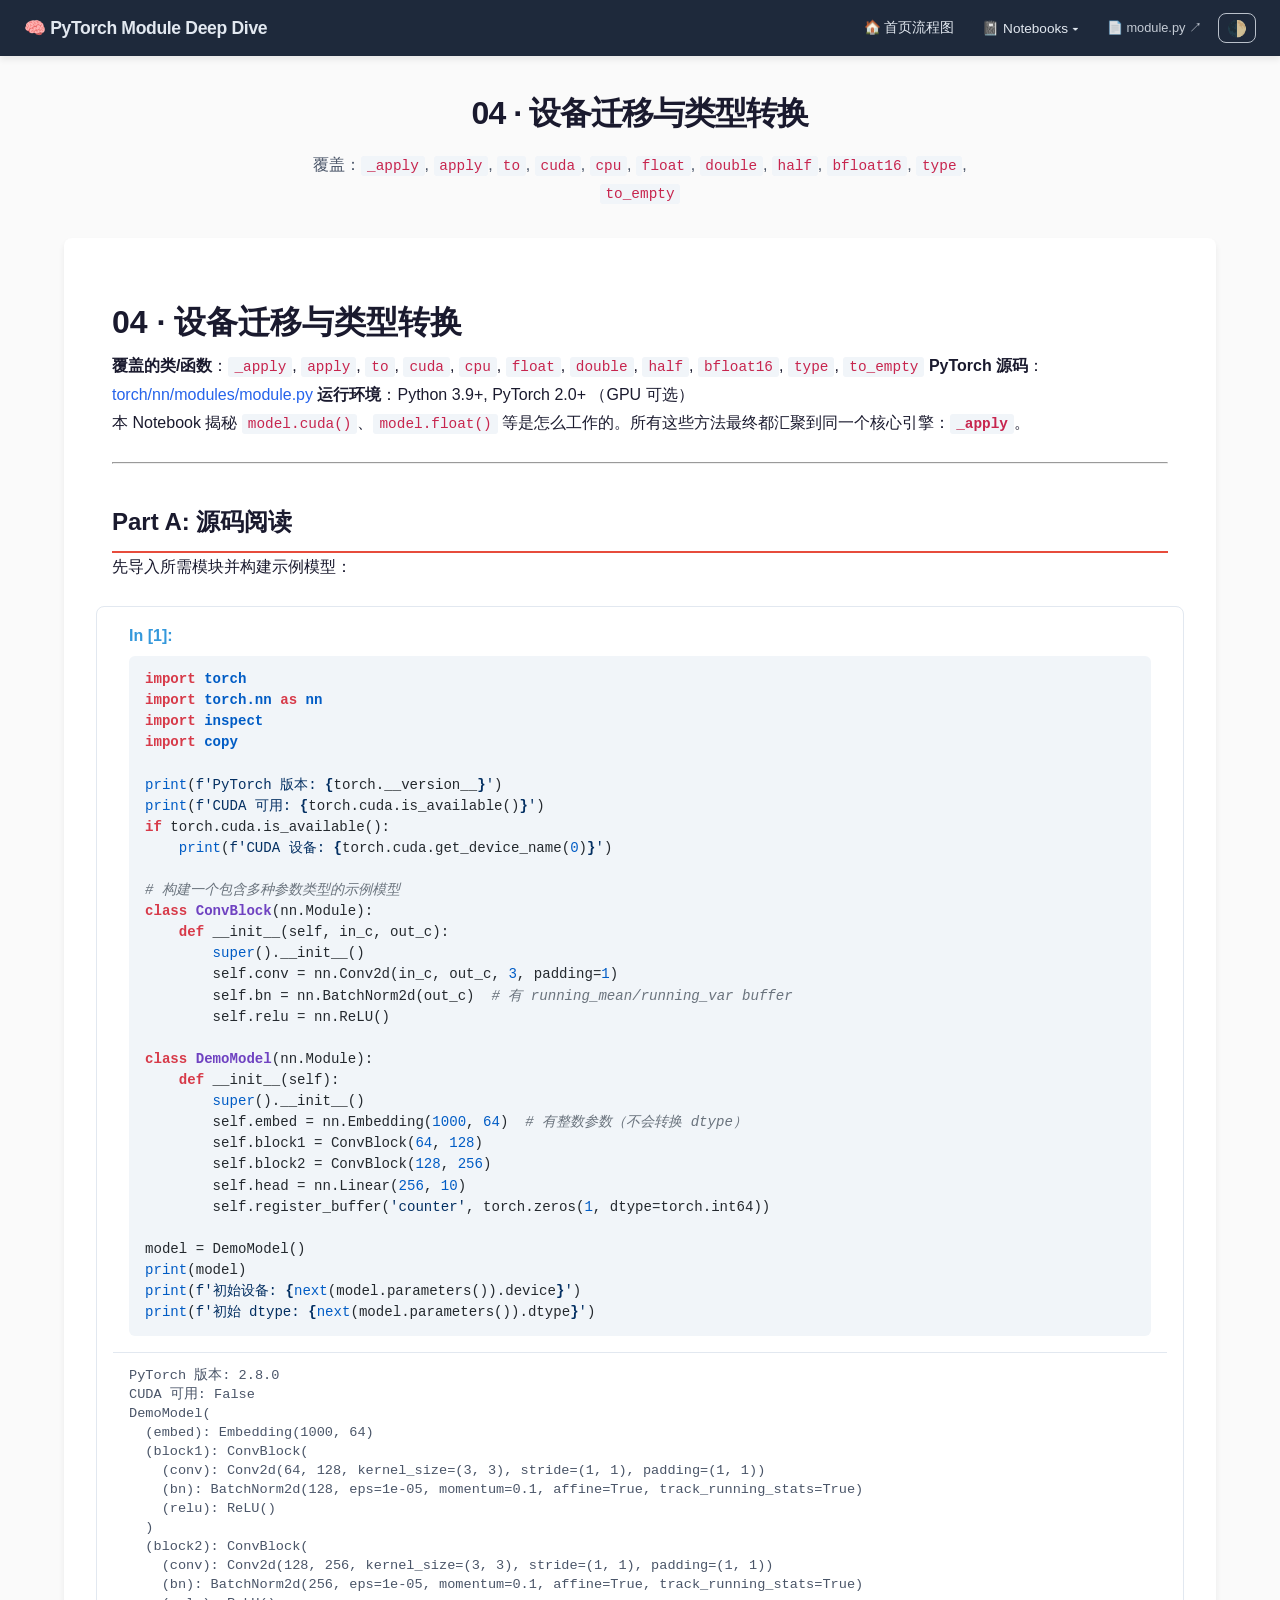
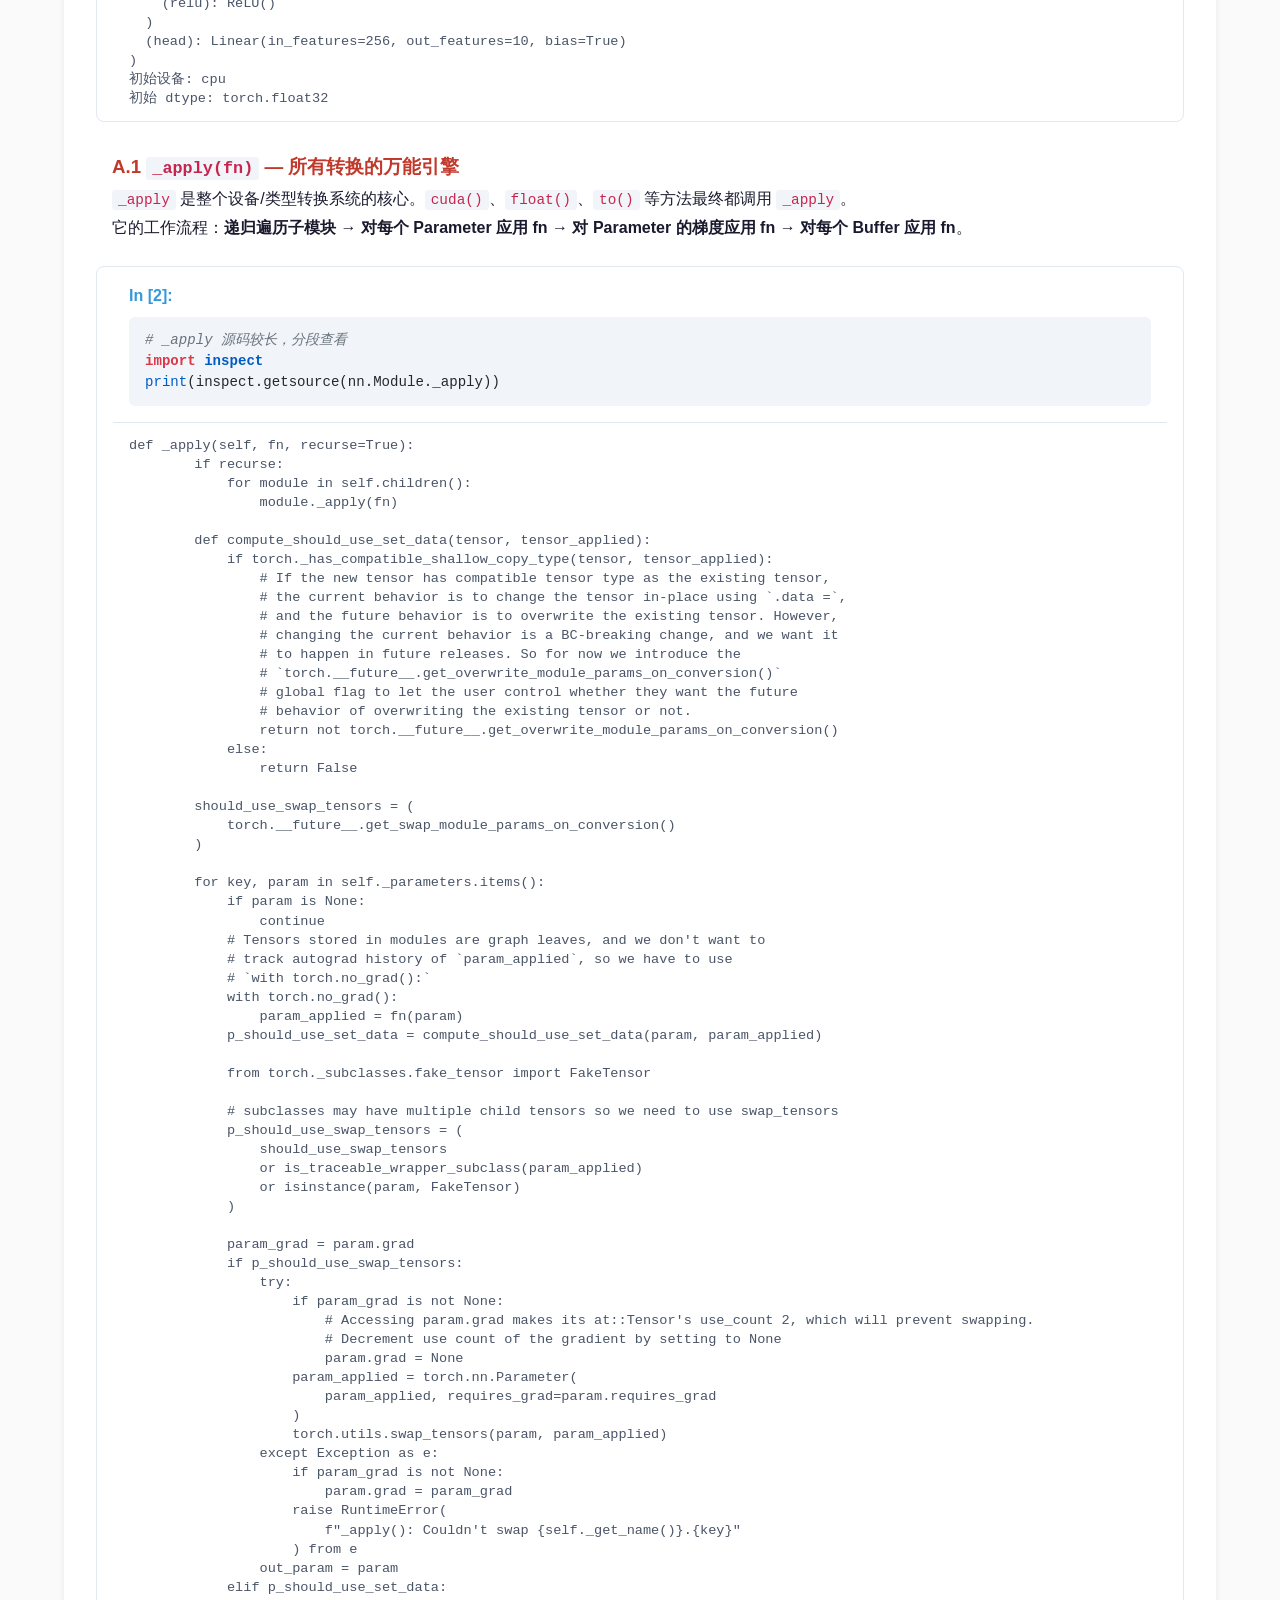
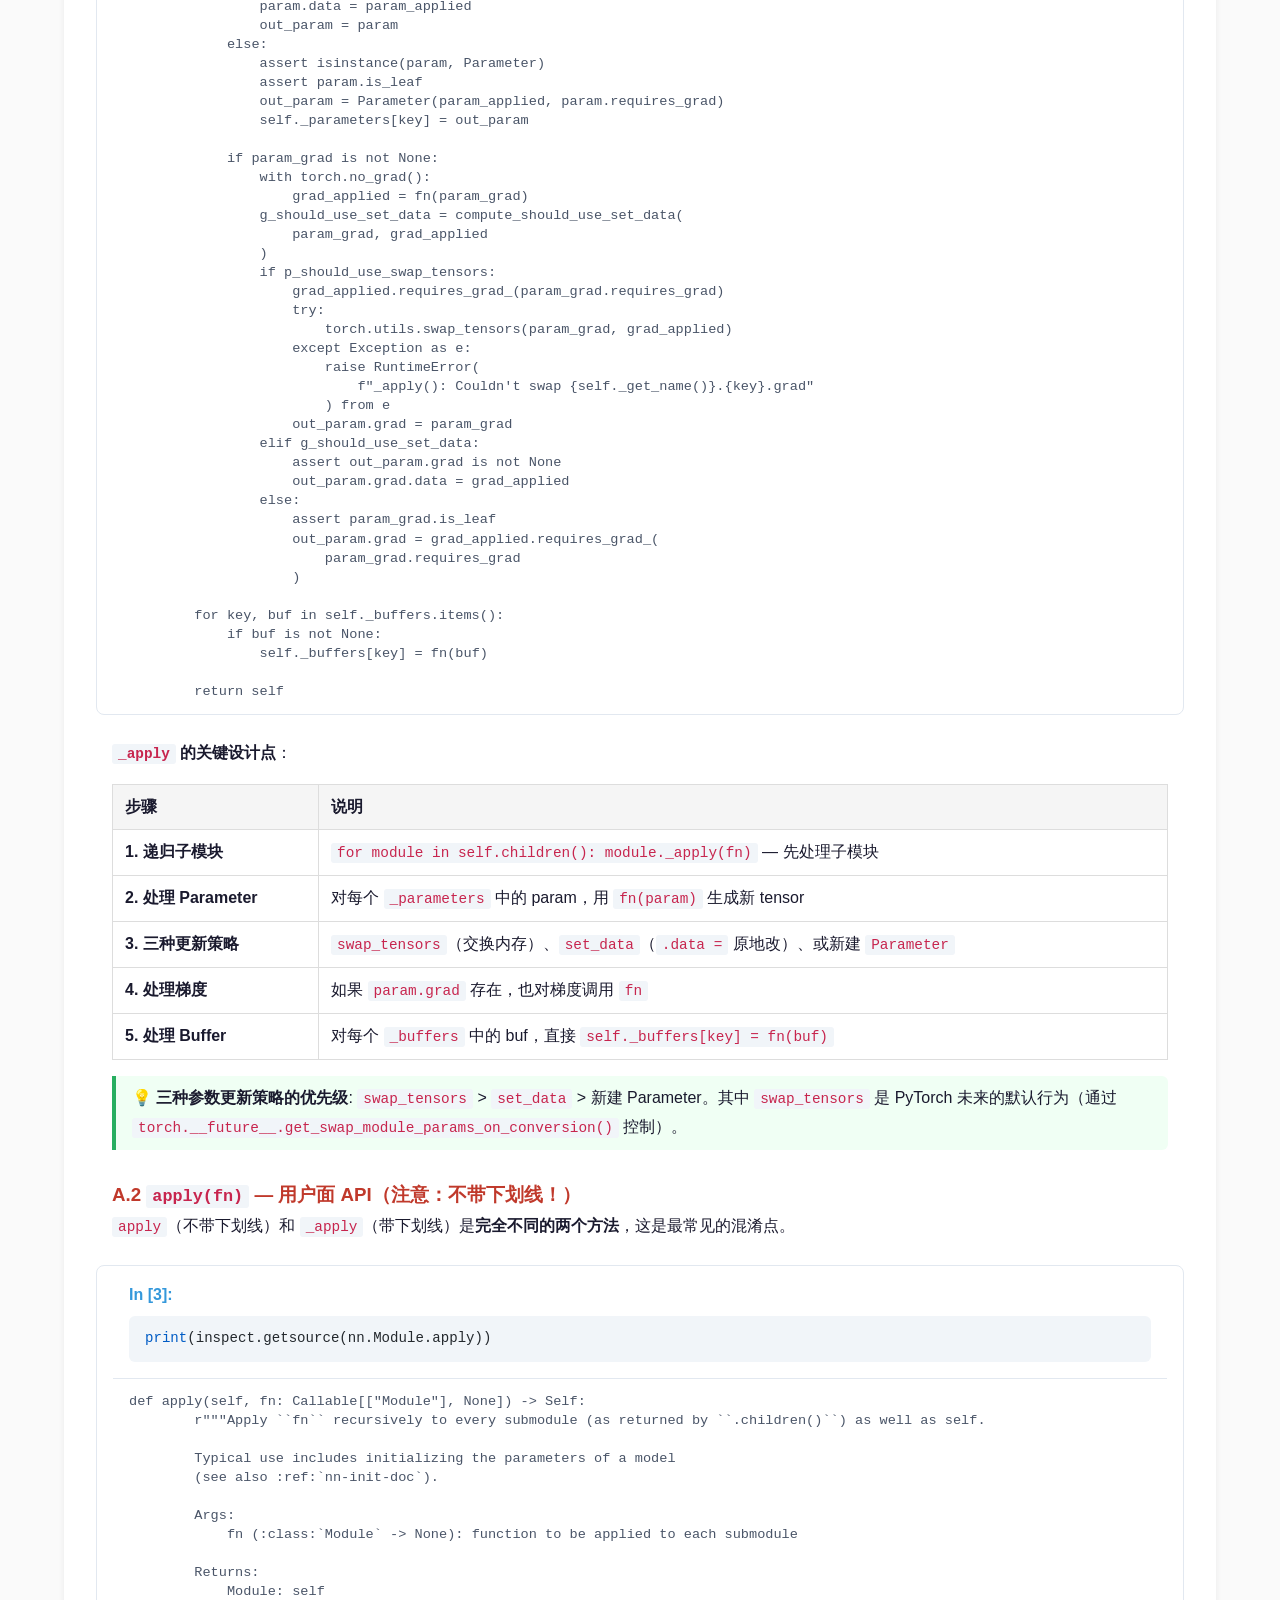
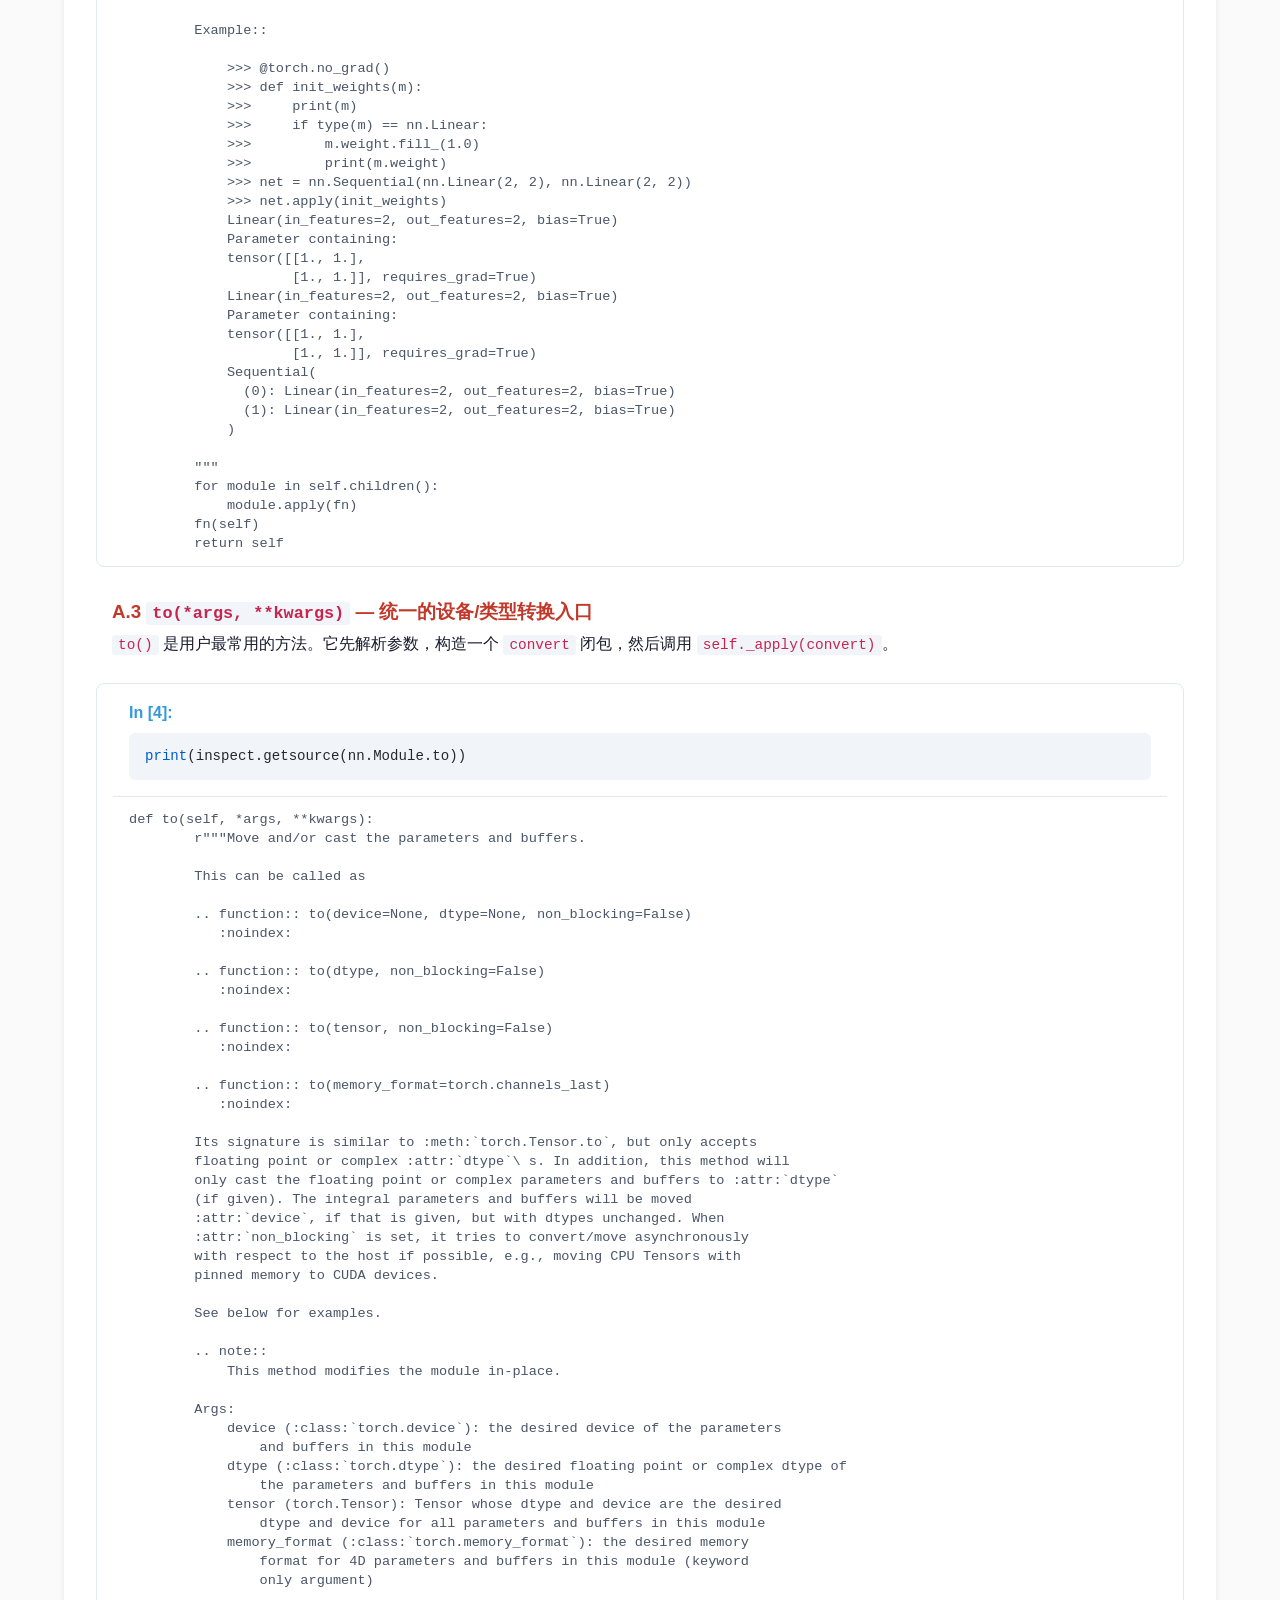
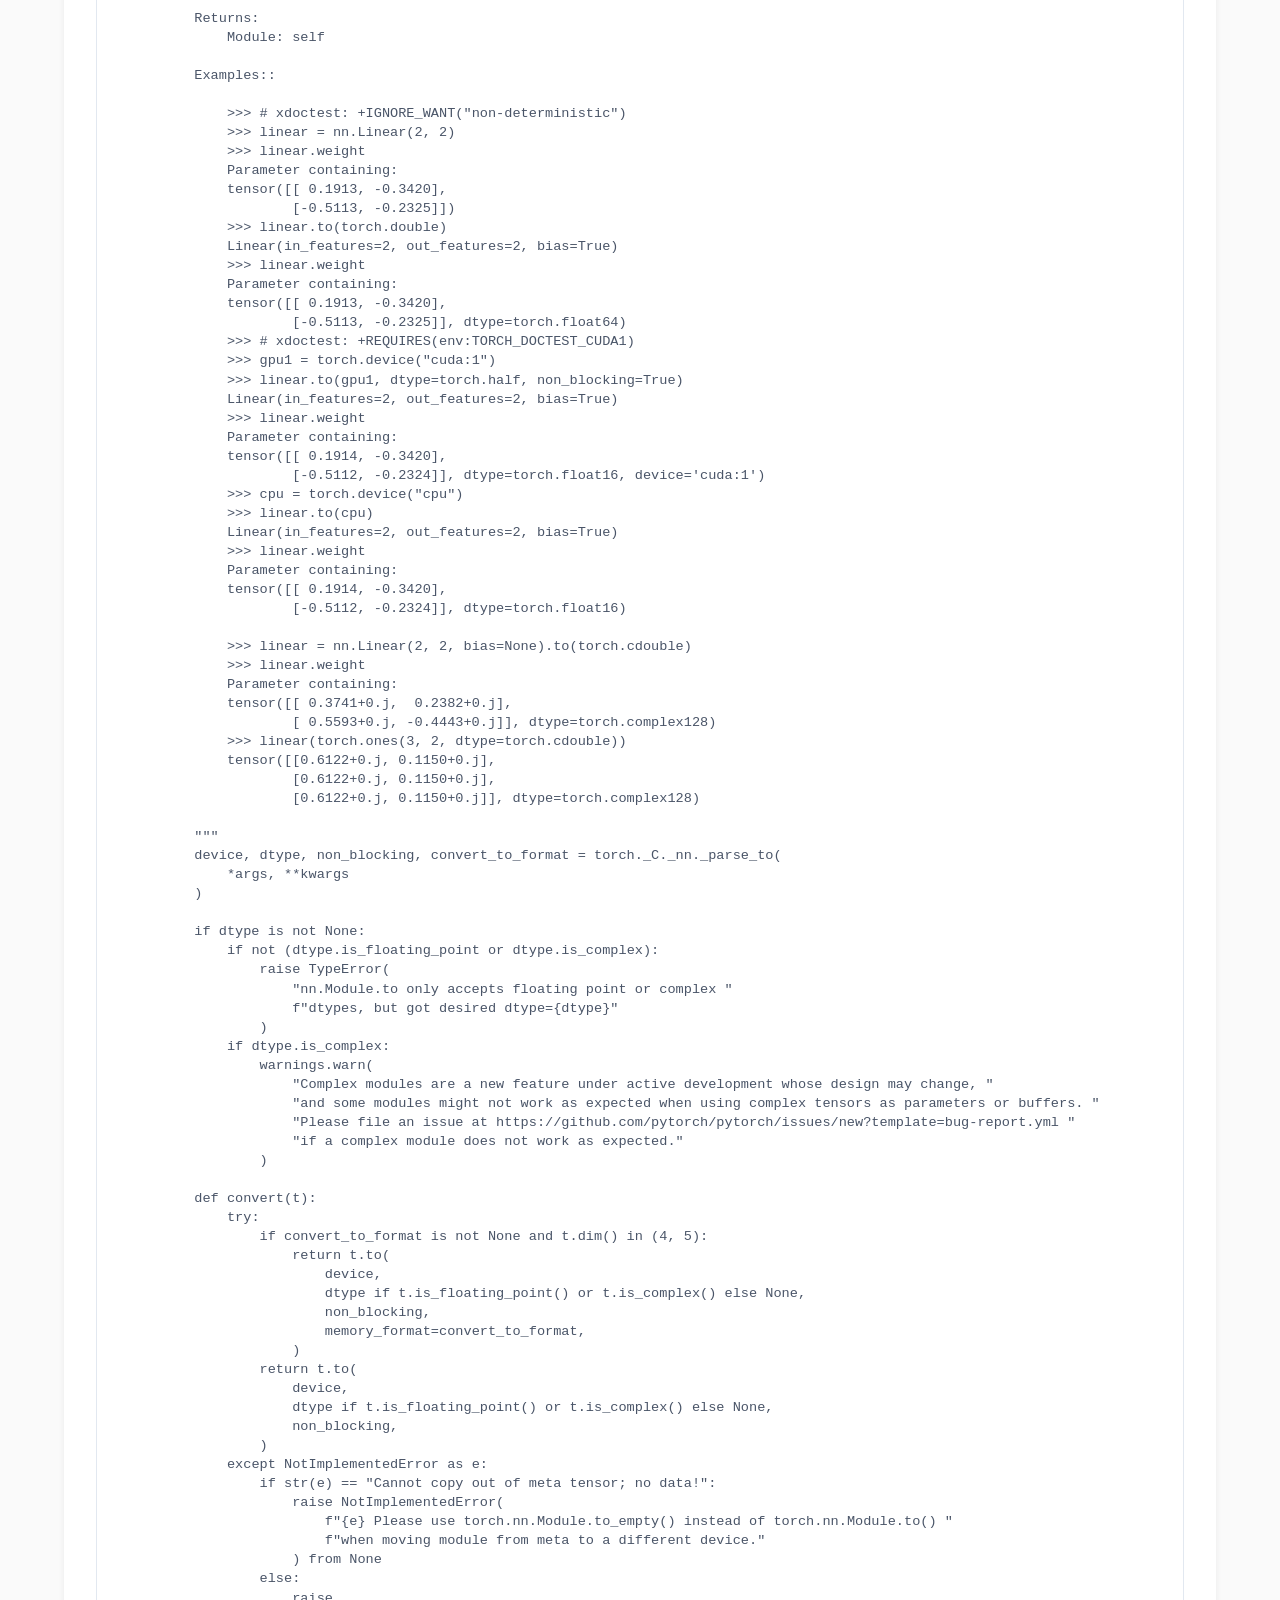
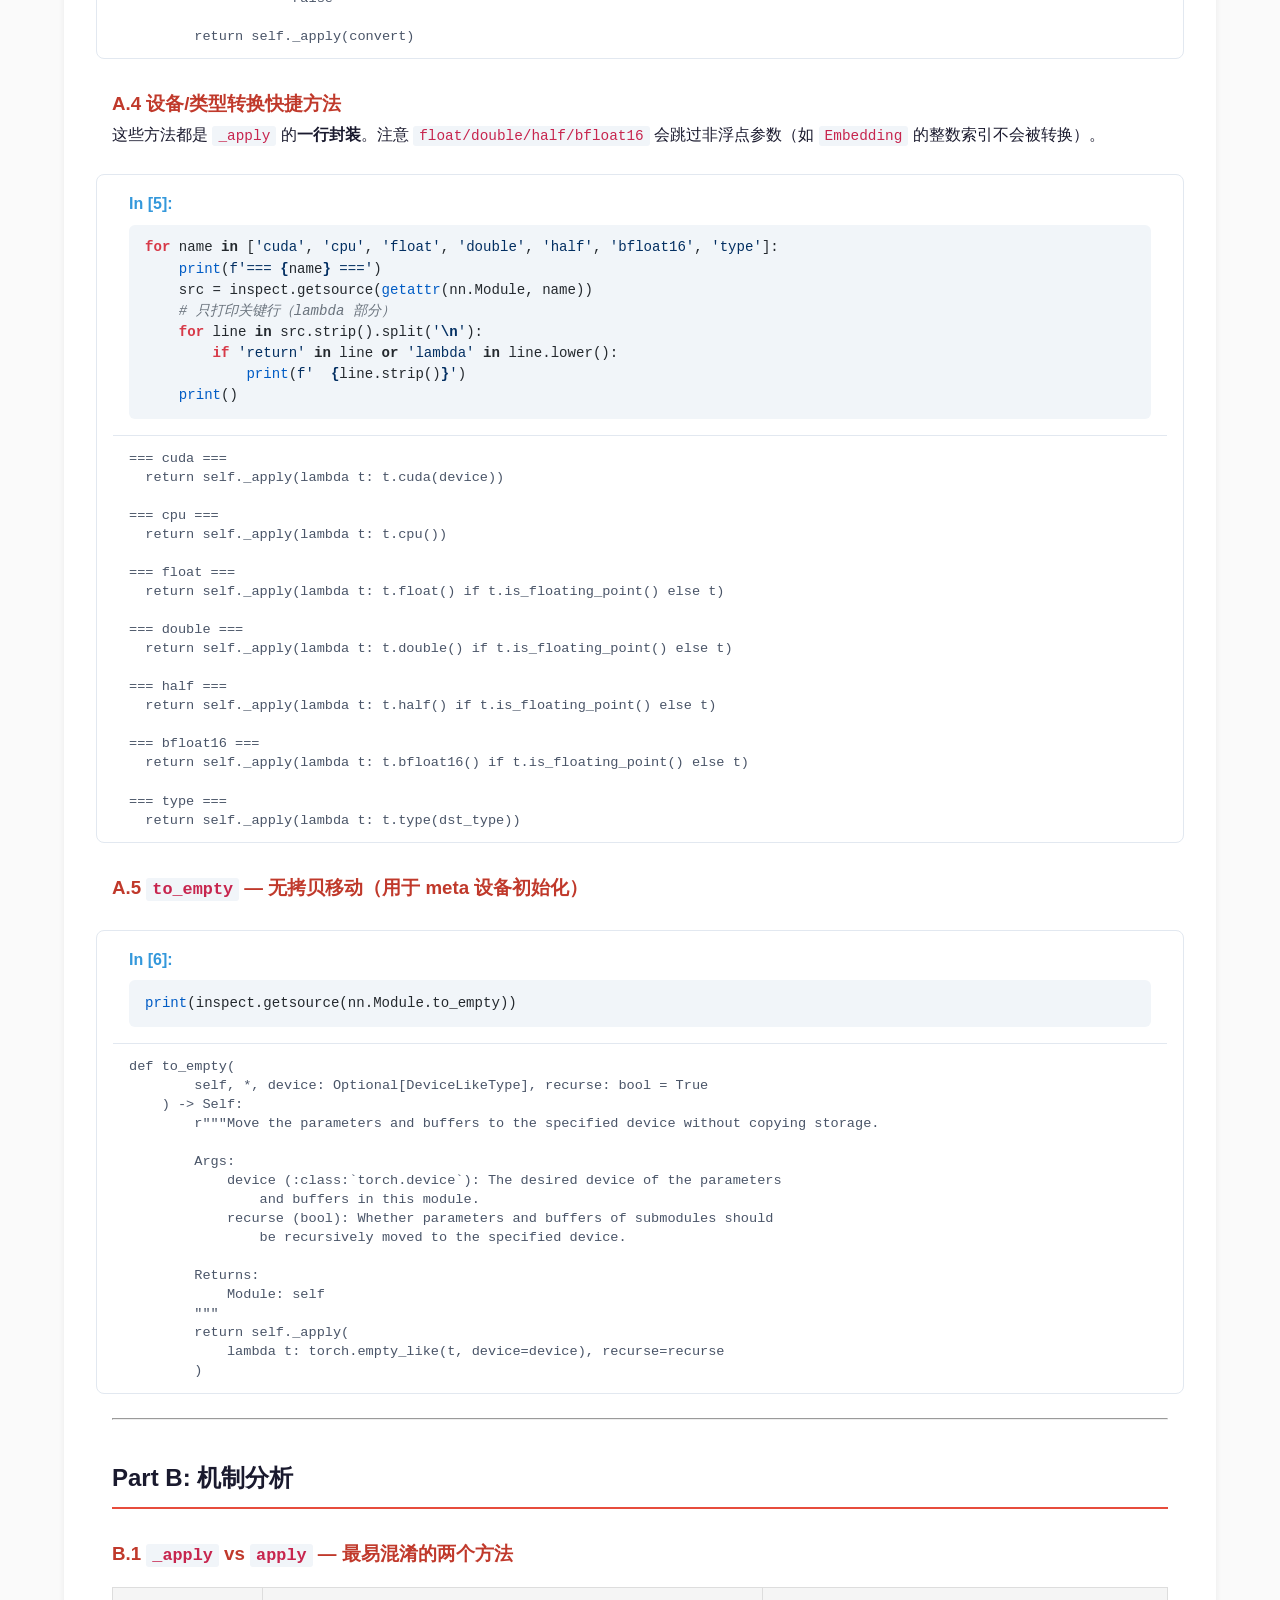
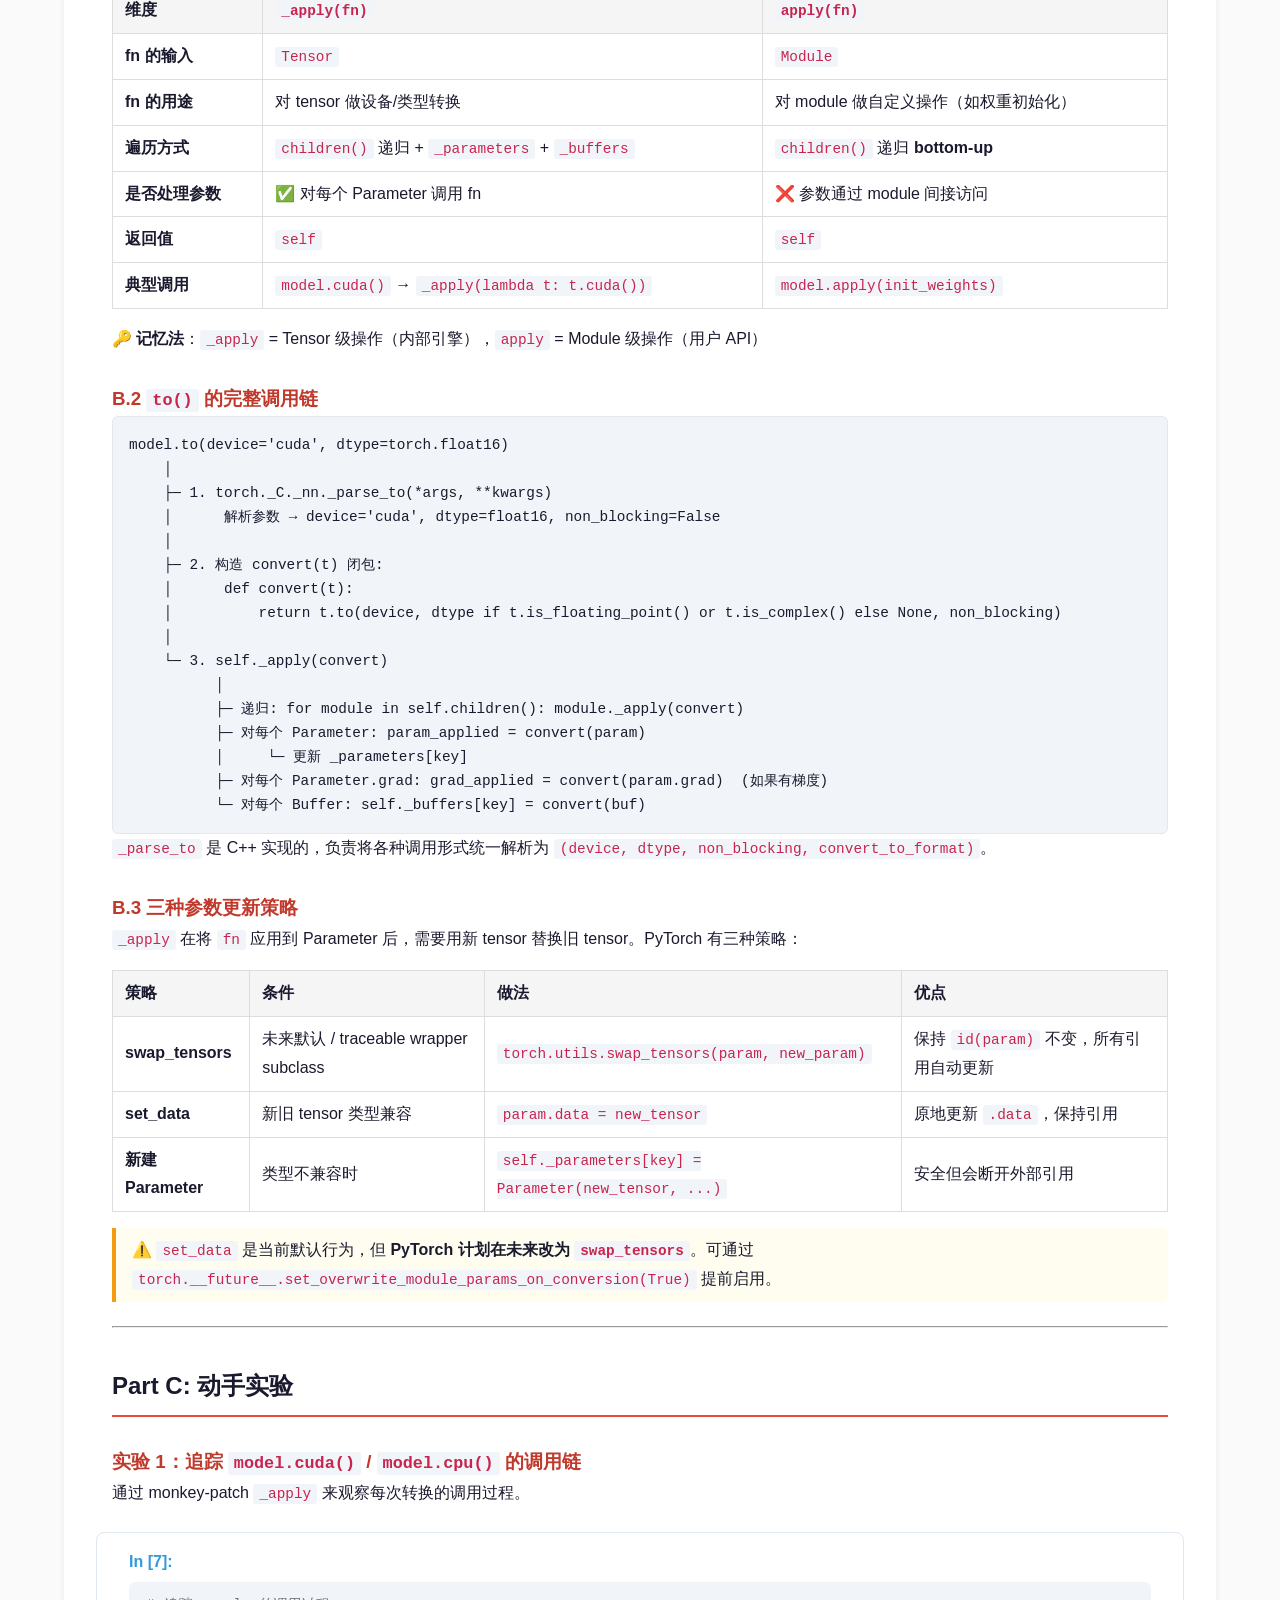
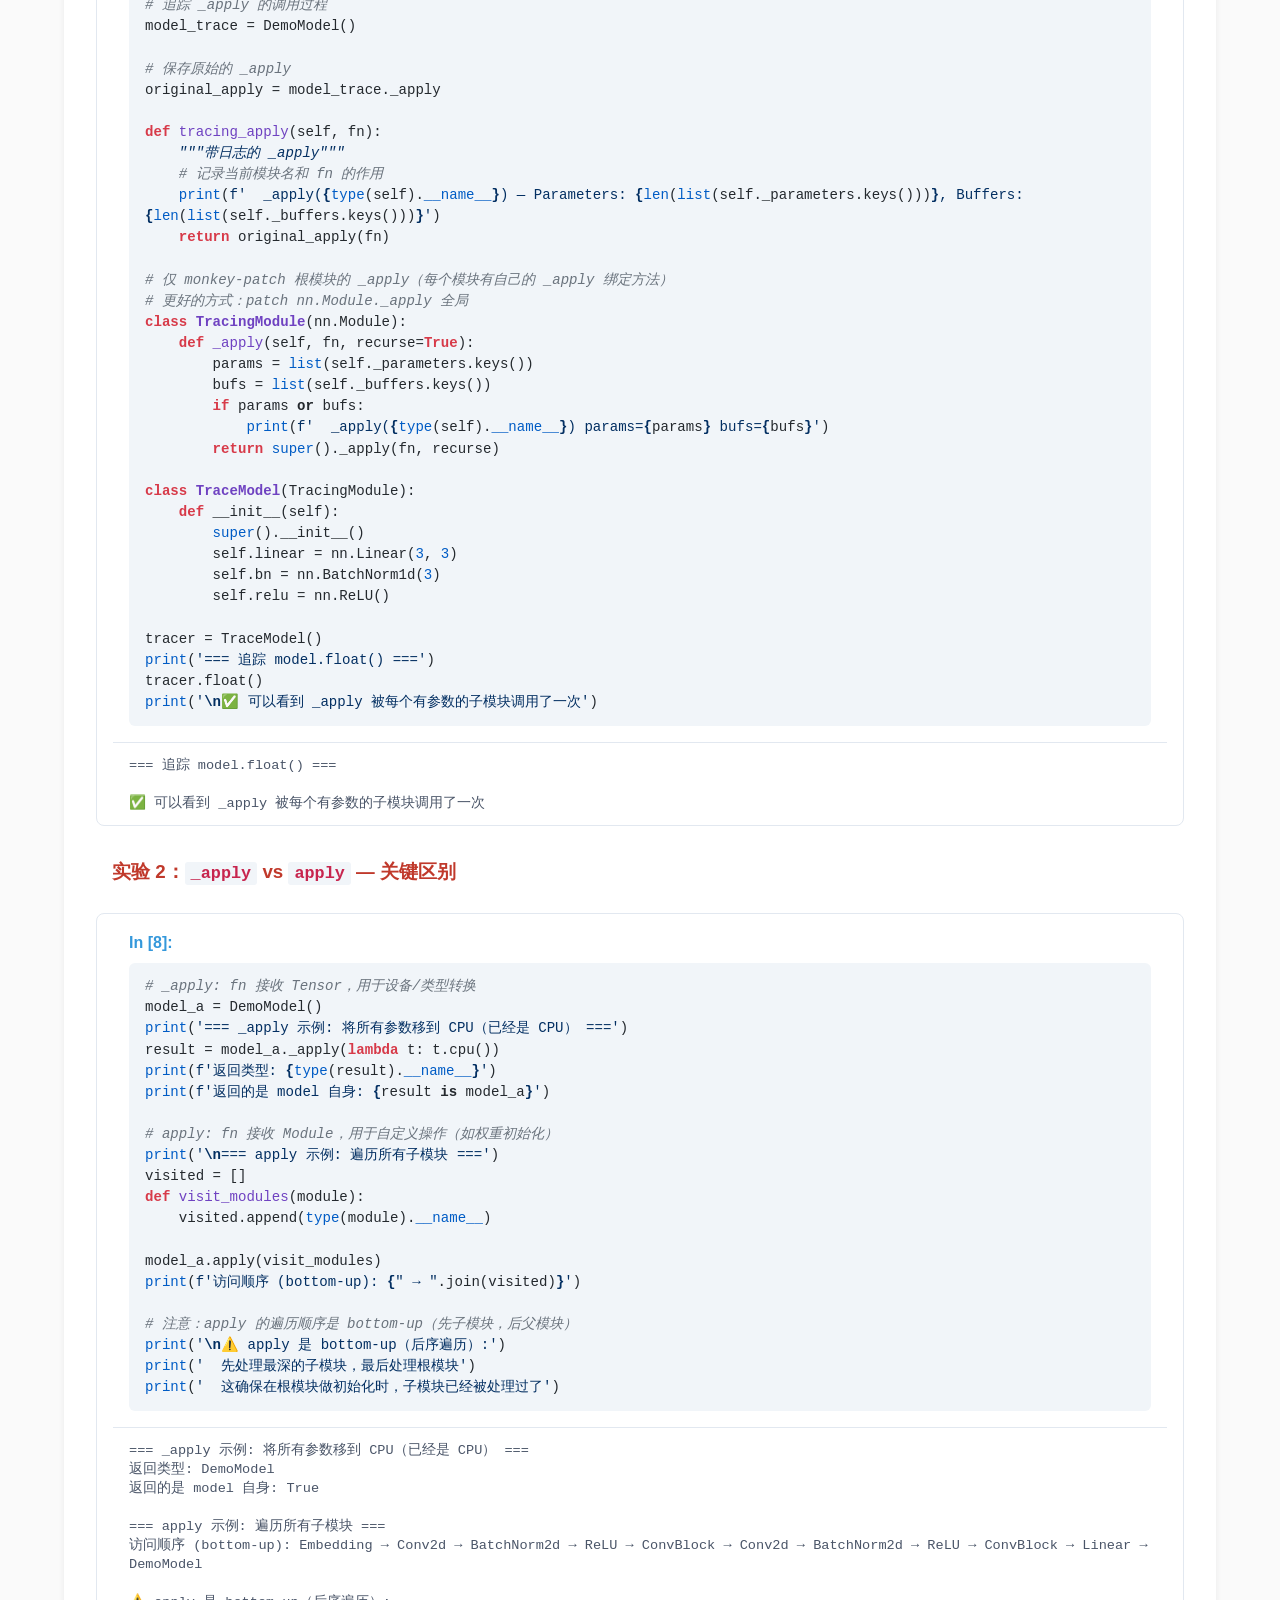
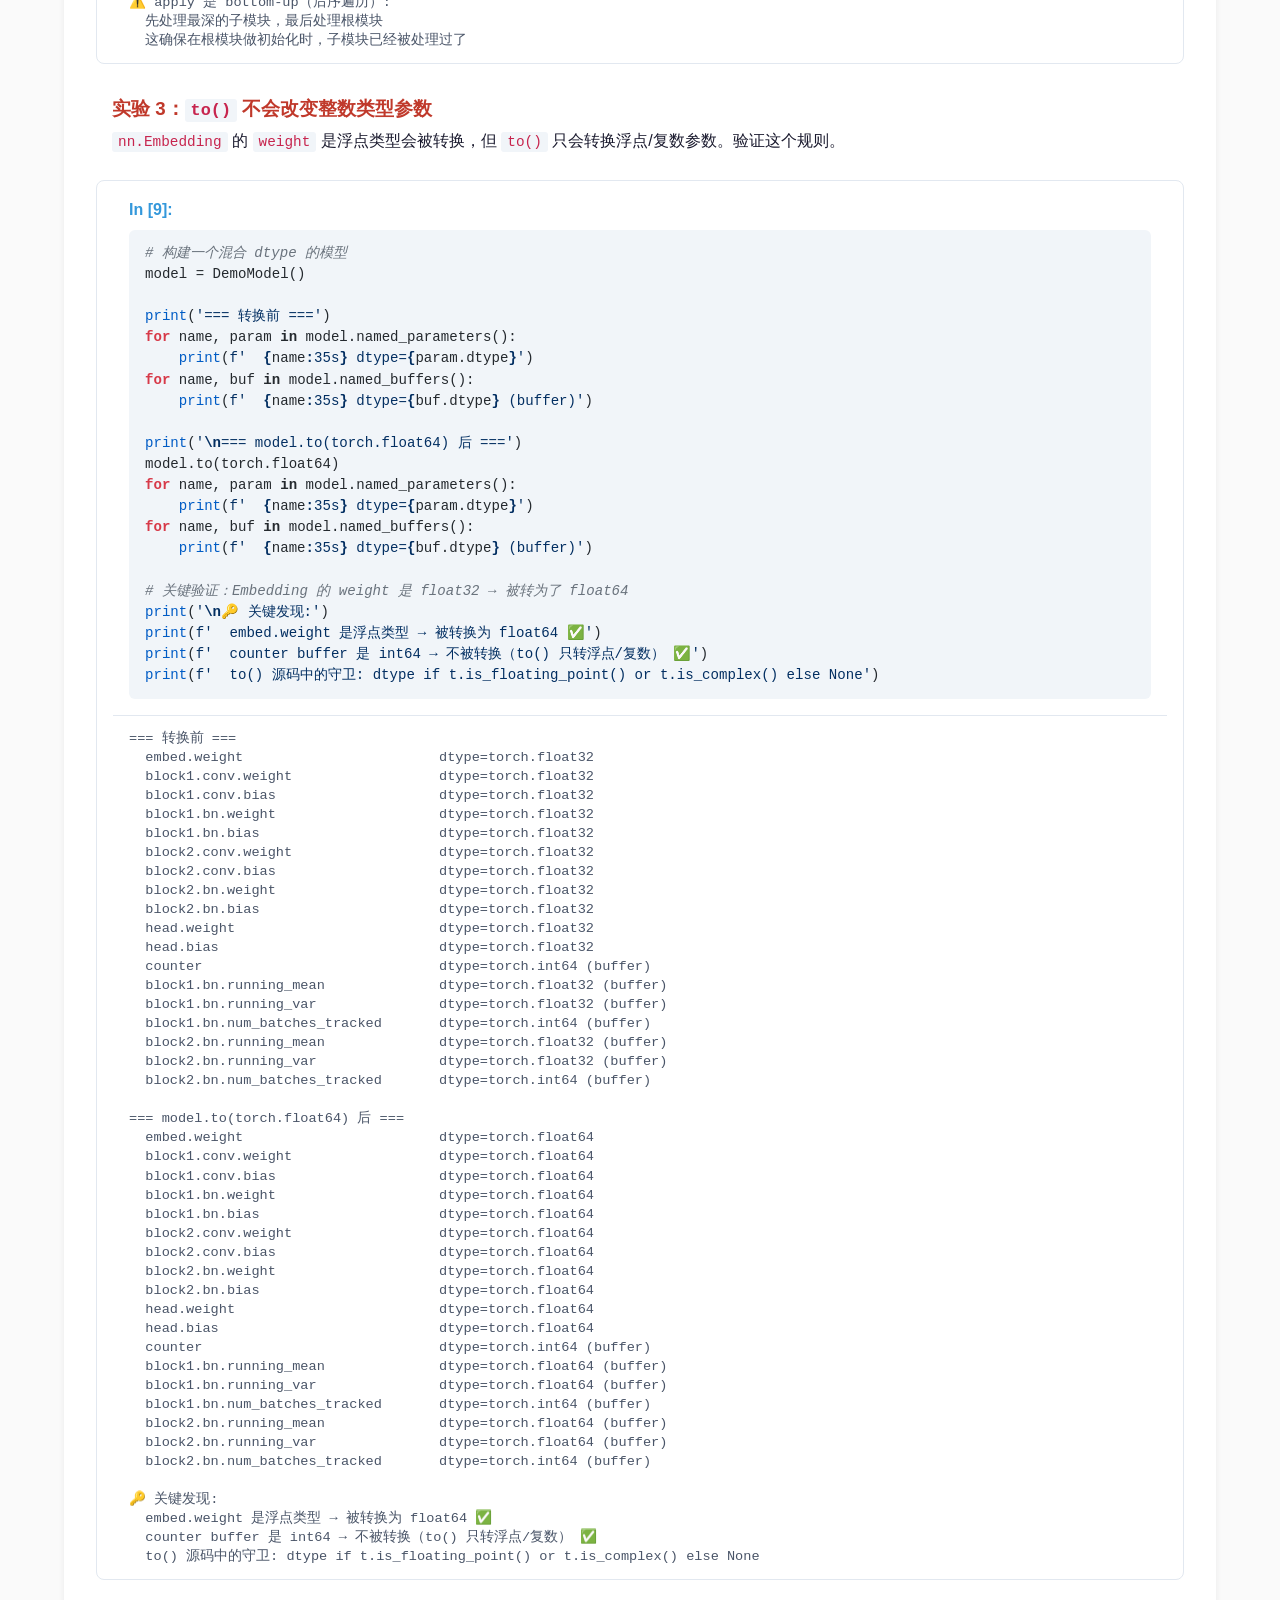
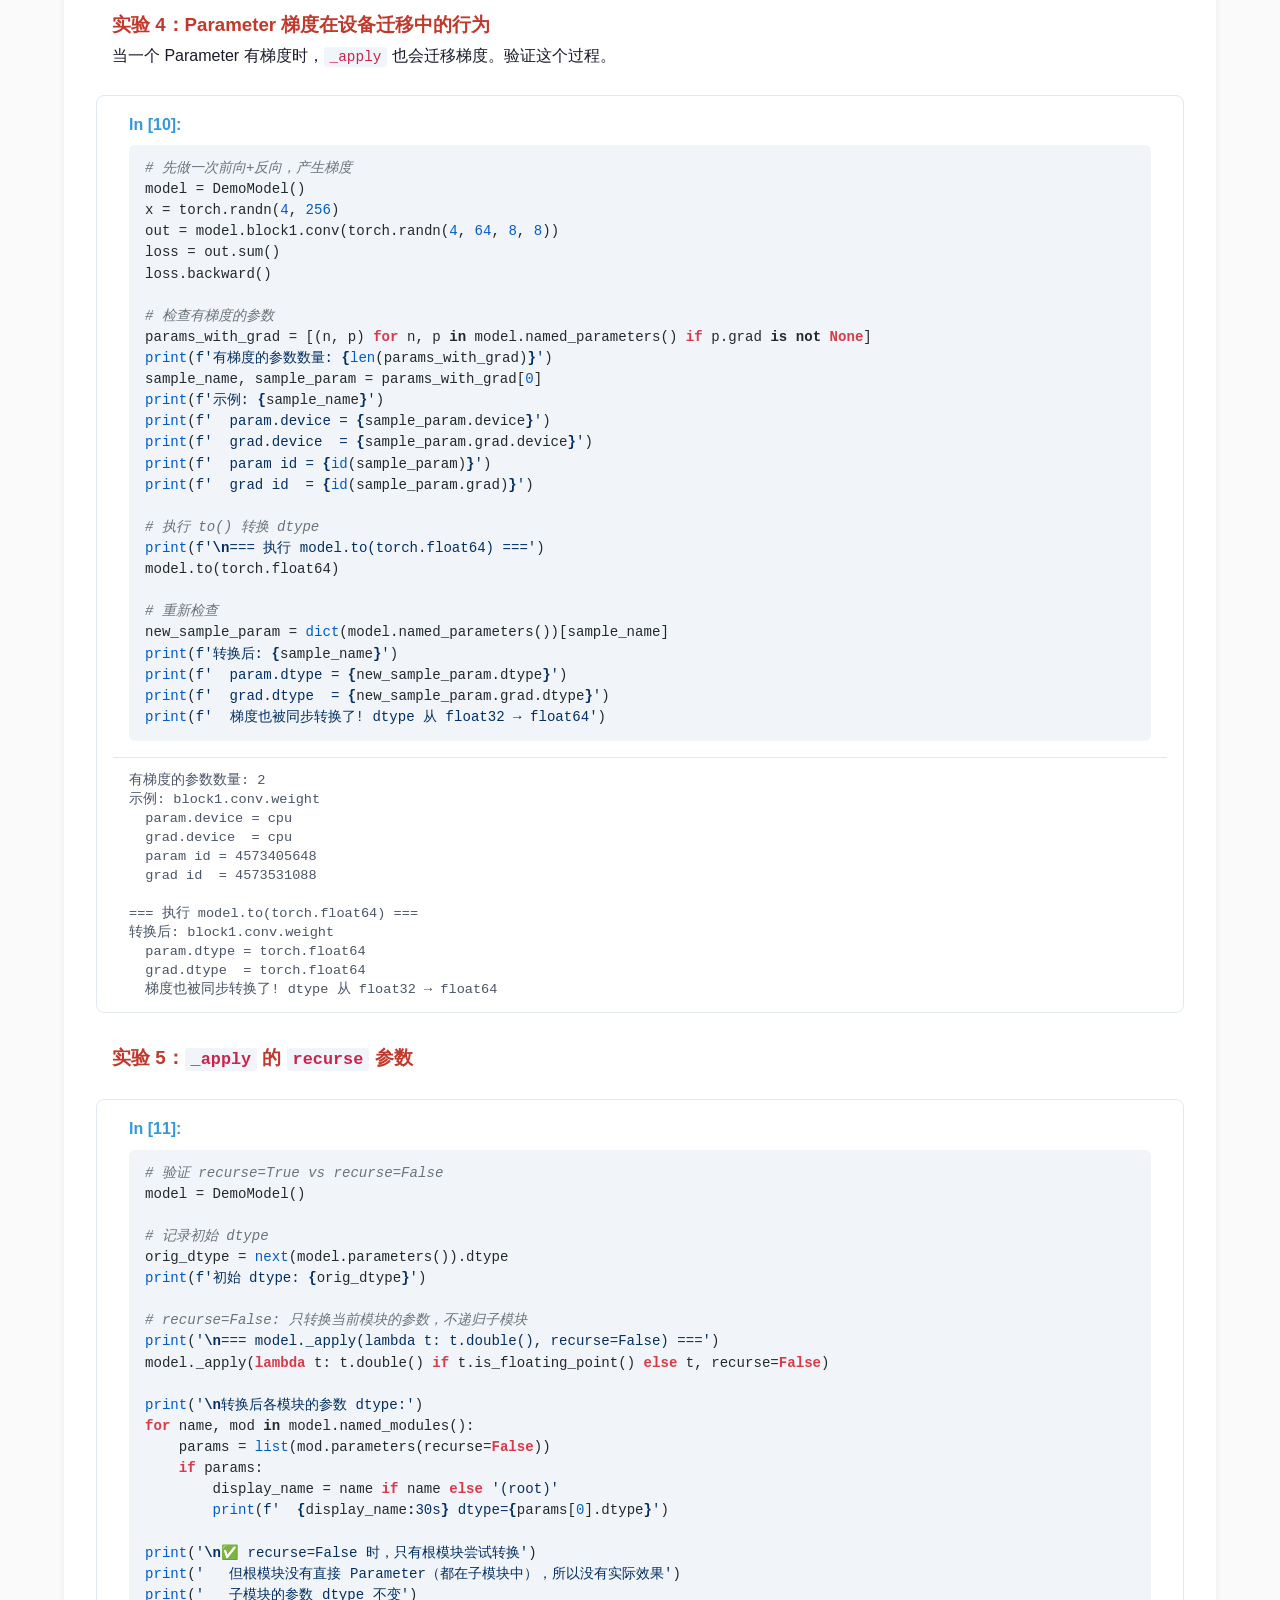
<file: notebooks/html/04_device_and_dtype.html>
<!DOCTYPE html>
<html lang="zh-CN">
<head>
    <meta charset="UTF-8">
    <meta name="viewport" content="width=device-width, initial-scale=1.0">
    <title>04 · 设备迁移与类型转换 — PyTorch module.py Deep Dive</title>
    <link rel="stylesheet" href="../../css/style.css">
    <style>
        /* ============================================================
           Pygments syntax highlighting — uses site CSS variables
           ============================================================ */
        pre { line-height: 125%; }
td.linenos .normal { color: inherit; background-color: transparent; padding-left: 5px; padding-right: 5px; }
span.linenos { color: inherit; background-color: transparent; padding-left: 5px; padding-right: 5px; }
td.linenos .special { color: #000000; background-color: #ffffc0; padding-left: 5px; padding-right: 5px; }
span.linenos.special { color: #000000; background-color: #ffffc0; padding-left: 5px; padding-right: 5px; }
.highlight .hll { background-color: #ffffcc }
.highlight { background: #f8f8f8; }
.highlight .c { color: #3D7B7B; font-style: italic } /* Comment */
.highlight .err { border: 1px solid #F00 } /* Error */
.highlight .k { color: #008000; font-weight: bold } /* Keyword */
.highlight .o { color: #666 } /* Operator */
.highlight .ch { color: #3D7B7B; font-style: italic } /* Comment.Hashbang */
.highlight .cm { color: #3D7B7B; font-style: italic } /* Comment.Multiline */
.highlight .cp { color: #9C6500 } /* Comment.Preproc */
.highlight .cpf { color: #3D7B7B; font-style: italic } /* Comment.PreprocFile */
.highlight .c1 { color: #3D7B7B; font-style: italic } /* Comment.Single */
.highlight .cs { color: #3D7B7B; font-style: italic } /* Comment.Special */
.highlight .gd { color: #A00000 } /* Generic.Deleted */
.highlight .ge { font-style: italic } /* Generic.Emph */
.highlight .ges { font-weight: bold; font-style: italic } /* Generic.EmphStrong */
.highlight .gr { color: #E40000 } /* Generic.Error */
.highlight .gh { color: #000080; font-weight: bold } /* Generic.Heading */
.highlight .gi { color: #008400 } /* Generic.Inserted */
.highlight .go { color: #717171 } /* Generic.Output */
.highlight .gp { color: #000080; font-weight: bold } /* Generic.Prompt */
.highlight .gs { font-weight: bold } /* Generic.Strong */
.highlight .gu { color: #800080; font-weight: bold } /* Generic.Subheading */
.highlight .gt { color: #04D } /* Generic.Traceback */
.highlight .kc { color: #008000; font-weight: bold } /* Keyword.Constant */
.highlight .kd { color: #008000; font-weight: bold } /* Keyword.Declaration */
.highlight .kn { color: #008000; font-weight: bold } /* Keyword.Namespace */
.highlight .kp { color: #008000 } /* Keyword.Pseudo */
.highlight .kr { color: #008000; font-weight: bold } /* Keyword.Reserved */
.highlight .kt { color: #B00040 } /* Keyword.Type */
.highlight .m { color: #666 } /* Literal.Number */
.highlight .s { color: #BA2121 } /* Literal.String */
.highlight .na { color: #687822 } /* Name.Attribute */
.highlight .nb { color: #008000 } /* Name.Builtin */
.highlight .nc { color: #00F; font-weight: bold } /* Name.Class */
.highlight .no { color: #800 } /* Name.Constant */
.highlight .nd { color: #A2F } /* Name.Decorator */
.highlight .ni { color: #717171; font-weight: bold } /* Name.Entity */
.highlight .ne { color: #CB3F38; font-weight: bold } /* Name.Exception */
.highlight .nf { color: #00F } /* Name.Function */
.highlight .nl { color: #767600 } /* Name.Label */
.highlight .nn { color: #00F; font-weight: bold } /* Name.Namespace */
.highlight .nt { color: #008000; font-weight: bold } /* Name.Tag */
.highlight .nv { color: #19177C } /* Name.Variable */
.highlight .ow { color: #A2F; font-weight: bold } /* Operator.Word */
.highlight .w { color: #BBB } /* Text.Whitespace */
.highlight .mb { color: #666 } /* Literal.Number.Bin */
.highlight .mf { color: #666 } /* Literal.Number.Float */
.highlight .mh { color: #666 } /* Literal.Number.Hex */
.highlight .mi { color: #666 } /* Literal.Number.Integer */
.highlight .mo { color: #666 } /* Literal.Number.Oct */
.highlight .sa { color: #BA2121 } /* Literal.String.Affix */
.highlight .sb { color: #BA2121 } /* Literal.String.Backtick */
.highlight .sc { color: #BA2121 } /* Literal.String.Char */
.highlight .dl { color: #BA2121 } /* Literal.String.Delimiter */
.highlight .sd { color: #BA2121; font-style: italic } /* Literal.String.Doc */
.highlight .s2 { color: #BA2121 } /* Literal.String.Double */
.highlight .se { color: #AA5D1F; font-weight: bold } /* Literal.String.Escape */
.highlight .sh { color: #BA2121 } /* Literal.String.Heredoc */
.highlight .si { color: #A45A77; font-weight: bold } /* Literal.String.Interpol */
.highlight .sx { color: #008000 } /* Literal.String.Other */
.highlight .sr { color: #A45A77 } /* Literal.String.Regex */
.highlight .s1 { color: #BA2121 } /* Literal.String.Single */
.highlight .ss { color: #19177C } /* Literal.String.Symbol */
.highlight .bp { color: #008000 } /* Name.Builtin.Pseudo */
.highlight .fm { color: #00F } /* Name.Function.Magic */
.highlight .vc { color: #19177C } /* Name.Variable.Class */
.highlight .vg { color: #19177C } /* Name.Variable.Global */
.highlight .vi { color: #19177C } /* Name.Variable.Instance */
.highlight .vm { color: #19177C } /* Name.Variable.Magic */
.highlight .il { color: #666 } /* Literal.Number.Integer.Long */

        /* Override pygments colors with site theme variables */
        .highlight { background: var(--code-bg); }
        .highlight .k, .highlight .kn, .highlight .kd, .highlight .kc, .highlight .kr, .highlight .kt { color: #d73a49; font-weight: bold; }
        .highlight .n, .highlight .nb, .highlight .bp, .highlight .fm { color: #24292e; }
        .highlight .s, .highlight .s1, .highlight .s2, .highlight .sa, .highlight .sb, .highlight .sc, .highlight .sd, .highlight .se, .highlight .sh, .highlight .si, .highlight .sx { color: #032f62; }
        .highlight .mi, .highlight .mf, .highlight .mh, .highlight .mo, .highlight .il, .highlight .m { color: #005cc5; }
        .highlight .c, .highlight .c1, .highlight .cm, .highlight .cp, .highlight .cs, .highlight .ch { color: #6a737d; font-style: italic; }
        .highlight .o, .highlight .ow, .highlight .p { color: #24292e; }
        .highlight .nf, .highlight .nc, .highlight .ne { color: #6f42c1; }
        .highlight .nn, .highlight .no { color: #005cc5; }
        .highlight .nd { color: #6f42c1; }
        .highlight .vm, .highlight .nb { color: #005cc5; }
        .highlight .err { color: #cb2431; }

        /* Dark mode overrides */
        [data-theme="dark"] .highlight .k, [data-theme="dark"] .highlight .kn,
        [data-theme="dark"] .highlight .kd, [data-theme="dark"] .highlight .kc,
        [data-theme="dark"] .highlight .kr, [data-theme="dark"] .highlight .kt { color: #ff7b72; font-weight: bold; }
        [data-theme="dark"] .highlight .n, [data-theme="dark"] .highlight .nb,
        [data-theme="dark"] .highlight .bp, [data-theme="dark"] .highlight .fm { color: #c9d1d9; }
        [data-theme="dark"] .highlight .s, [data-theme="dark"] .highlight .s1,
        [data-theme="dark"] .highlight .s2, [data-theme="dark"] .highlight .sa,
        [data-theme="dark"] .highlight .sb, [data-theme="dark"] .highlight .sc,
        [data-theme="dark"] .highlight .sd, [data-theme="dark"] .highlight .se,
        [data-theme="dark"] .highlight .sh, [data-theme="dark"] .highlight .si,
        [data-theme="dark"] .highlight .sx { color: #a5d6ff; }
        [data-theme="dark"] .highlight .mi, [data-theme="dark"] .highlight .mf,
        [data-theme="dark"] .highlight .mh, [data-theme="dark"] .highlight .mo,
        [data-theme="dark"] .highlight .il, [data-theme="dark"] .highlight .m { color: #79c0ff; }
        [data-theme="dark"] .highlight .c, [data-theme="dark"] .highlight .c1,
        [data-theme="dark"] .highlight .cm, [data-theme="dark"] .highlight .cp,
        [data-theme="dark"] .highlight .cs, [data-theme="dark"] .highlight .ch { color: #8b949e; font-style: italic; }
        [data-theme="dark"] .highlight .o, [data-theme="dark"] .highlight .ow,
        [data-theme="dark"] .highlight .p { color: #c9d1d9; }
        [data-theme="dark"] .highlight .nf, [data-theme="dark"] .highlight .nc,
        [data-theme="dark"] .highlight .ne { color: #d2a8ff; }
        [data-theme="dark"] .highlight .nn, [data-theme="dark"] .highlight .no { color: #79c0ff; }
        [data-theme="dark"] .highlight .nd { color: #d2a8ff; }
        [data-theme="dark"] .highlight .vm { color: #79c0ff; }
        [data-theme="dark"] .highlight .err { color: #f85149; }

        /* Notebook cell styling */
        .notebook-cell { margin: 1.5em 0; padding: 0 1em; }
        .notebook-cell.markdown { line-height: 1.8; }
        .notebook-cell.markdown h2 { border-bottom: 2px solid #e74c3c; padding-bottom: 0.3em; margin-top: 1.5em; }
        .notebook-cell.markdown h3 { margin-top: 1.5em; color: #c0392b; }
        .notebook-cell.markdown table { border-collapse: collapse; width: 100%; margin: 1em 0; }
        .notebook-cell.markdown th, .notebook-cell.markdown td { border: 1px solid #ddd; padding: 8px 12px; text-align: left; }
        .notebook-cell.markdown th { background: #f5f5f5; font-weight: 600; }
        .notebook-cell.markdown code { background: var(--code-bg); color: var(--code-text); padding: 2px 6px; border-radius: 3px; font-size: 0.9em; }
        .notebook-cell.markdown pre { background: var(--code-bg); padding: 1em; border-radius: 6px; overflow-x: auto; border: 1px solid var(--border-color); line-height: 1.5; }
        .notebook-cell.markdown pre code { background: none; padding: 0; color: inherit; }
        .notebook-cell.code { background: var(--bg-secondary); border: 1px solid var(--border-color); border-radius: 8px; overflow: hidden; }
        .notebook-cell.code .input-area { padding: 1em; border-bottom: 1px solid var(--border-color); }
        .notebook-cell.code .input-area .highlight { background: var(--code-bg); padding: 0.8em 1em; border-radius: 6px; overflow-x: auto; }
        .notebook-cell.code .input-area .highlight pre { margin: 0; white-space: pre-wrap; font-family: 'SF Mono','Menlo','Monaco','Courier New',monospace; font-size: 0.88em; line-height: 1.5; }
        .notebook-cell.code .input-area .in-prompt { color: #3498db; font-weight: bold; margin-bottom: 0.5em; }
        .notebook-cell.code .output-area { padding: 0.8em 1em; }
        .notebook-cell.code .output-area pre { margin: 0; white-space: pre-wrap; font-family: 'SF Mono','Menlo','Monaco','Courier New',monospace; font-size: 0.85em; line-height: 1.4; color: var(--text-secondary); }
        blockquote.tip { border-left: 4px solid #27ae60; padding: 0.5em 1em; margin: 1em 0; background: #f0fff4; border-radius: 0 6px 6px 0; }
        blockquote.warning { border-left: 4px solid #f39c12; padding: 0.5em 1em; margin: 1em 0; background: #fffdf0; border-radius: 0 6px 6px 0; }

        /* Dark mode overrides for notebook cells */
        [data-theme="dark"] .notebook-cell.markdown h2 { border-bottom-color: #e74c3c; }
        [data-theme="dark"] .notebook-cell.markdown h3 { color: #e74c3c; }
        [data-theme="dark"] .notebook-cell.markdown th { background: var(--bg-tertiary); }
        [data-theme="dark"] .notebook-cell.markdown th, [data-theme="dark"] .notebook-cell.markdown td { border-color: var(--border-color); }
        [data-theme="dark"] .notebook-cell.code { background: var(--bg-secondary); border-color: var(--border-color); }
        [data-theme="dark"] .notebook-cell.code .input-area { border-bottom-color: var(--border-color); }
        [data-theme="dark"] .notebook-cell.code .input-area .in-prompt { color: #60a5fa; }
        [data-theme="dark"] blockquote.tip { background: #064e3b; color: #d1fae5; }
        [data-theme="dark"] blockquote.warning { background: #78350f; color: #fef3c7; }
    </style>
</head>
<body>
<nav class="navbar">
    <div class="nav-brand"><a href="../../index.html" class="nav-logo">🧠 PyTorch Module Deep Dive</a></div>
    <div class="nav-links">
        <a href="../../index.html" class="nav-item">🏠 首页流程图</a>
        <div class="nav-dropdown">
            <button class="nav-dropbtn">📓 Notebooks ▾</button>
            <div class="nav-dropdown-content">
                <a href="01_module_initialization.html" class="nav-item">01 · Module 初始化与属性拦截</a>
                <a href="02_parameter_and_buffer.html" class="nav-item">02 · Parameter 与 Buffer</a>
                <a href="03_module_hierarchy.html" class="nav-item">03 · Module 层级导航</a>
                <a href="04_device_and_dtype.html" class="nav-item">04 · 设备迁移与类型转换</a>
                <a href="05_training_mode.html" class="nav-item">05 · 训练模式与梯度管理</a>
                <a href="06_forward_and_hooks.html" class="nav-item">06 · Forward 调用链与 Hook</a>
                <a href="07_state_serialization.html" class="nav-item active">07 · 状态序列化</a>
                <a href="08_global_hooks_and_advanced.html" class="nav-item">08 · 全局 Hook 与高级机制</a>
                <a href="09_containers.html" class="nav-item">09 · 容器类</a>
                <a href="10_compilation_and_internals.html" class="nav-item">10 · 编译系统与内部细节</a>
            </div>
        </div>
        <a href="https://github.com/pytorch/pytorch/blob/main/torch/nn/modules/module.py" target="_blank" class="nav-item nav-source">📄 module.py ↗</a>
        <button id="themeToggle" class="nav-item theme-btn" title="切换主题">🌓</button>
    </div>
</nav>
<main class="main-content">
    <header class="page-header">
        <h1>04 · 设备迁移与类型转换</h1>
        <p class="subtitle">覆盖：<code>_apply</code>, <code>apply</code>, <code>to</code>, <code>cuda</code>, <code>cpu</code>, <code>float</code>, <code>double</code>, <code>half</code>, <code>bfloat16</code>, <code>type</code>, <code>to_empty</code></p>
    </header>
    <div class="diagram-container">

<div class="notebook-cell markdown">
<h1>04 · 设备迁移与类型转换</h1>

<blockquote><strong>覆盖的类/函数</strong>：<code>_apply</code>, <code>apply</code>, <code>to</code>, <code>cuda</code>, <code>cpu</code>, <code>float</code>, <code>double</code>, <code>half</code>, <code>bfloat16</code>, <code>type</code>, <code>to_empty</code>  
<strong>PyTorch 源码</strong>：<a href="https://github.com/pytorch/pytorch/blob/main/torch/nn/modules/module.py" target="_blank">torch/nn/modules/module.py</a>  
<strong>运行环境</strong>：Python 3.9+, PyTorch 2.0+ （GPU 可选）</blockquote>

<p>本 Notebook 揭秘 <code>model.cuda()</code>、<code>model.float()</code> 等是怎么工作的。所有这些方法最终都汇聚到同一个核心引擎：<strong><code>_apply</code></strong>。</p>
</div>
<div class="notebook-cell markdown">
<hr>

<h2>Part A: 源码阅读</h2>

<p>先导入所需模块并构建示例模型：</p>
</div>
<div class="notebook-cell code">
<div class="input-area">
<div class="in-prompt">In [1]:</div>
<div class="highlight"><pre><span class="kn">import</span><span class="w"> </span><span class="nn">torch</span>
<span class="kn">import</span><span class="w"> </span><span class="nn">torch.nn</span><span class="w"> </span><span class="k">as</span><span class="w"> </span><span class="nn">nn</span>
<span class="kn">import</span><span class="w"> </span><span class="nn">inspect</span>
<span class="kn">import</span><span class="w"> </span><span class="nn">copy</span>

<span class="nb">print</span><span class="p">(</span><span class="sa">f</span><span class="s1">&#39;PyTorch 版本: </span><span class="si">{</span><span class="n">torch</span><span class="o">.</span><span class="n">__version__</span><span class="si">}</span><span class="s1">&#39;</span><span class="p">)</span>
<span class="nb">print</span><span class="p">(</span><span class="sa">f</span><span class="s1">&#39;CUDA 可用: </span><span class="si">{</span><span class="n">torch</span><span class="o">.</span><span class="n">cuda</span><span class="o">.</span><span class="n">is_available</span><span class="p">()</span><span class="si">}</span><span class="s1">&#39;</span><span class="p">)</span>
<span class="k">if</span> <span class="n">torch</span><span class="o">.</span><span class="n">cuda</span><span class="o">.</span><span class="n">is_available</span><span class="p">():</span>
    <span class="nb">print</span><span class="p">(</span><span class="sa">f</span><span class="s1">&#39;CUDA 设备: </span><span class="si">{</span><span class="n">torch</span><span class="o">.</span><span class="n">cuda</span><span class="o">.</span><span class="n">get_device_name</span><span class="p">(</span><span class="mi">0</span><span class="p">)</span><span class="si">}</span><span class="s1">&#39;</span><span class="p">)</span>

<span class="c1"># 构建一个包含多种参数类型的示例模型</span>
<span class="k">class</span><span class="w"> </span><span class="nc">ConvBlock</span><span class="p">(</span><span class="n">nn</span><span class="o">.</span><span class="n">Module</span><span class="p">):</span>
    <span class="k">def</span><span class="w"> </span><span class="fm">__init__</span><span class="p">(</span><span class="bp">self</span><span class="p">,</span> <span class="n">in_c</span><span class="p">,</span> <span class="n">out_c</span><span class="p">):</span>
        <span class="nb">super</span><span class="p">()</span><span class="o">.</span><span class="fm">__init__</span><span class="p">()</span>
        <span class="bp">self</span><span class="o">.</span><span class="n">conv</span> <span class="o">=</span> <span class="n">nn</span><span class="o">.</span><span class="n">Conv2d</span><span class="p">(</span><span class="n">in_c</span><span class="p">,</span> <span class="n">out_c</span><span class="p">,</span> <span class="mi">3</span><span class="p">,</span> <span class="n">padding</span><span class="o">=</span><span class="mi">1</span><span class="p">)</span>
        <span class="bp">self</span><span class="o">.</span><span class="n">bn</span> <span class="o">=</span> <span class="n">nn</span><span class="o">.</span><span class="n">BatchNorm2d</span><span class="p">(</span><span class="n">out_c</span><span class="p">)</span>  <span class="c1"># 有 running_mean/running_var buffer</span>
        <span class="bp">self</span><span class="o">.</span><span class="n">relu</span> <span class="o">=</span> <span class="n">nn</span><span class="o">.</span><span class="n">ReLU</span><span class="p">()</span>

<span class="k">class</span><span class="w"> </span><span class="nc">DemoModel</span><span class="p">(</span><span class="n">nn</span><span class="o">.</span><span class="n">Module</span><span class="p">):</span>
    <span class="k">def</span><span class="w"> </span><span class="fm">__init__</span><span class="p">(</span><span class="bp">self</span><span class="p">):</span>
        <span class="nb">super</span><span class="p">()</span><span class="o">.</span><span class="fm">__init__</span><span class="p">()</span>
        <span class="bp">self</span><span class="o">.</span><span class="n">embed</span> <span class="o">=</span> <span class="n">nn</span><span class="o">.</span><span class="n">Embedding</span><span class="p">(</span><span class="mi">1000</span><span class="p">,</span> <span class="mi">64</span><span class="p">)</span>  <span class="c1"># 有整数参数（不会转换 dtype）</span>
        <span class="bp">self</span><span class="o">.</span><span class="n">block1</span> <span class="o">=</span> <span class="n">ConvBlock</span><span class="p">(</span><span class="mi">64</span><span class="p">,</span> <span class="mi">128</span><span class="p">)</span>
        <span class="bp">self</span><span class="o">.</span><span class="n">block2</span> <span class="o">=</span> <span class="n">ConvBlock</span><span class="p">(</span><span class="mi">128</span><span class="p">,</span> <span class="mi">256</span><span class="p">)</span>
        <span class="bp">self</span><span class="o">.</span><span class="n">head</span> <span class="o">=</span> <span class="n">nn</span><span class="o">.</span><span class="n">Linear</span><span class="p">(</span><span class="mi">256</span><span class="p">,</span> <span class="mi">10</span><span class="p">)</span>
        <span class="bp">self</span><span class="o">.</span><span class="n">register_buffer</span><span class="p">(</span><span class="s1">&#39;counter&#39;</span><span class="p">,</span> <span class="n">torch</span><span class="o">.</span><span class="n">zeros</span><span class="p">(</span><span class="mi">1</span><span class="p">,</span> <span class="n">dtype</span><span class="o">=</span><span class="n">torch</span><span class="o">.</span><span class="n">int64</span><span class="p">))</span>

<span class="n">model</span> <span class="o">=</span> <span class="n">DemoModel</span><span class="p">()</span>
<span class="nb">print</span><span class="p">(</span><span class="n">model</span><span class="p">)</span>
<span class="nb">print</span><span class="p">(</span><span class="sa">f</span><span class="s1">&#39;初始设备: </span><span class="si">{</span><span class="nb">next</span><span class="p">(</span><span class="n">model</span><span class="o">.</span><span class="n">parameters</span><span class="p">())</span><span class="o">.</span><span class="n">device</span><span class="si">}</span><span class="s1">&#39;</span><span class="p">)</span>
<span class="nb">print</span><span class="p">(</span><span class="sa">f</span><span class="s1">&#39;初始 dtype: </span><span class="si">{</span><span class="nb">next</span><span class="p">(</span><span class="n">model</span><span class="o">.</span><span class="n">parameters</span><span class="p">())</span><span class="o">.</span><span class="n">dtype</span><span class="si">}</span><span class="s1">&#39;</span><span class="p">)</span>
</pre></div>
</div>
<div class="output-area">
<pre><span class="go">PyTorch 版本: 2.8.0</span>
<span class="go">CUDA 可用: False</span>
<span class="go">DemoModel(</span>
<span class="go">  (embed): Embedding(1000, 64)</span>
<span class="go">  (block1): ConvBlock(</span>
<span class="go">    (conv): Conv2d(64, 128, kernel_size=(3, 3), stride=(1, 1), padding=(1, 1))</span>
<span class="go">    (bn): BatchNorm2d(128, eps=1e-05, momentum=0.1, affine=True, track_running_stats=True)</span>
<span class="go">    (relu): ReLU()</span>
<span class="go">  )</span>
<span class="go">  (block2): ConvBlock(</span>
<span class="go">    (conv): Conv2d(128, 256, kernel_size=(3, 3), stride=(1, 1), padding=(1, 1))</span>
<span class="go">    (bn): BatchNorm2d(256, eps=1e-05, momentum=0.1, affine=True, track_running_stats=True)</span>
<span class="go">    (relu): ReLU()</span>
<span class="go">  )</span>
<span class="go">  (head): Linear(in_features=256, out_features=10, bias=True)</span>
<span class="go">)</span>
<span class="go">初始设备: cpu</span>
<span class="go">初始 dtype: torch.float32</span>
</pre>
</div>
</div>
<div class="notebook-cell markdown">
<h3>A.1 <code>_apply(fn)</code> — 所有转换的万能引擎</h3>

<p><code>_apply</code> 是整个设备/类型转换系统的核心。<code>cuda()</code>、<code>float()</code>、<code>to()</code> 等方法最终都调用 <code>_apply</code>。</p>
<p>它的工作流程：<strong>递归遍历子模块 → 对每个 Parameter 应用 fn → 对 Parameter 的梯度应用 fn → 对每个 Buffer 应用 fn</strong>。</p>
</div>
<div class="notebook-cell code">
<div class="input-area">
<div class="in-prompt">In [2]:</div>
<div class="highlight"><pre><span class="c1"># _apply 源码较长，分段查看</span>
<span class="kn">import</span><span class="w"> </span><span class="nn">inspect</span>
<span class="nb">print</span><span class="p">(</span><span class="n">inspect</span><span class="o">.</span><span class="n">getsource</span><span class="p">(</span><span class="n">nn</span><span class="o">.</span><span class="n">Module</span><span class="o">.</span><span class="n">_apply</span><span class="p">))</span>
</pre></div>
</div>
<div class="output-area">
<pre><span class="go">def _apply(self, fn, recurse=True):</span>
<span class="go">        if recurse:</span>
<span class="go">            for module in self.children():</span>
<span class="go">                module._apply(fn)</span>

<span class="go">        def compute_should_use_set_data(tensor, tensor_applied):</span>
<span class="go">            if torch._has_compatible_shallow_copy_type(tensor, tensor_applied):</span>
<span class="go">                # If the new tensor has compatible tensor type as the existing tensor,</span>
<span class="go">                # the current behavior is to change the tensor in-place using `.data =`,</span>
<span class="go">                # and the future behavior is to overwrite the existing tensor. However,</span>
<span class="go">                # changing the current behavior is a BC-breaking change, and we want it</span>
<span class="go">                # to happen in future releases. So for now we introduce the</span>
<span class="go">                # `torch.__future__.get_overwrite_module_params_on_conversion()`</span>
<span class="go">                # global flag to let the user control whether they want the future</span>
<span class="go">                # behavior of overwriting the existing tensor or not.</span>
<span class="go">                return not torch.__future__.get_overwrite_module_params_on_conversion()</span>
<span class="go">            else:</span>
<span class="go">                return False</span>

<span class="go">        should_use_swap_tensors = (</span>
<span class="go">            torch.__future__.get_swap_module_params_on_conversion()</span>
<span class="go">        )</span>

<span class="go">        for key, param in self._parameters.items():</span>
<span class="go">            if param is None:</span>
<span class="go">                continue</span>
<span class="go">            # Tensors stored in modules are graph leaves, and we don&#39;t want to</span>
<span class="go">            # track autograd history of `param_applied`, so we have to use</span>
<span class="go">            # `with torch.no_grad():`</span>
<span class="go">            with torch.no_grad():</span>
<span class="go">                param_applied = fn(param)</span>
<span class="go">            p_should_use_set_data = compute_should_use_set_data(param, param_applied)</span>

<span class="go">            from torch._subclasses.fake_tensor import FakeTensor</span>

<span class="go">            # subclasses may have multiple child tensors so we need to use swap_tensors</span>
<span class="go">            p_should_use_swap_tensors = (</span>
<span class="go">                should_use_swap_tensors</span>
<span class="go">                or is_traceable_wrapper_subclass(param_applied)</span>
<span class="go">                or isinstance(param, FakeTensor)</span>
<span class="go">            )</span>

<span class="go">            param_grad = param.grad</span>
<span class="go">            if p_should_use_swap_tensors:</span>
<span class="go">                try:</span>
<span class="go">                    if param_grad is not None:</span>
<span class="go">                        # Accessing param.grad makes its at::Tensor&#39;s use_count 2, which will prevent swapping.</span>
<span class="go">                        # Decrement use count of the gradient by setting to None</span>
<span class="go">                        param.grad = None</span>
<span class="go">                    param_applied = torch.nn.Parameter(</span>
<span class="go">                        param_applied, requires_grad=param.requires_grad</span>
<span class="go">                    )</span>
<span class="go">                    torch.utils.swap_tensors(param, param_applied)</span>
<span class="go">                except Exception as e:</span>
<span class="go">                    if param_grad is not None:</span>
<span class="go">                        param.grad = param_grad</span>
<span class="go">                    raise RuntimeError(</span>
<span class="go">                        f&quot;_apply(): Couldn&#39;t swap {self._get_name()}.{key}&quot;</span>
<span class="go">                    ) from e</span>
<span class="go">                out_param = param</span>
<span class="go">            elif p_should_use_set_data:</span>
<span class="go">                param.data = param_applied</span>
<span class="go">                out_param = param</span>
<span class="go">            else:</span>
<span class="go">                assert isinstance(param, Parameter)</span>
<span class="go">                assert param.is_leaf</span>
<span class="go">                out_param = Parameter(param_applied, param.requires_grad)</span>
<span class="go">                self._parameters[key] = out_param</span>

<span class="go">            if param_grad is not None:</span>
<span class="go">                with torch.no_grad():</span>
<span class="go">                    grad_applied = fn(param_grad)</span>
<span class="go">                g_should_use_set_data = compute_should_use_set_data(</span>
<span class="go">                    param_grad, grad_applied</span>
<span class="go">                )</span>
<span class="go">                if p_should_use_swap_tensors:</span>
<span class="go">                    grad_applied.requires_grad_(param_grad.requires_grad)</span>
<span class="go">                    try:</span>
<span class="go">                        torch.utils.swap_tensors(param_grad, grad_applied)</span>
<span class="go">                    except Exception as e:</span>
<span class="go">                        raise RuntimeError(</span>
<span class="go">                            f&quot;_apply(): Couldn&#39;t swap {self._get_name()}.{key}.grad&quot;</span>
<span class="go">                        ) from e</span>
<span class="go">                    out_param.grad = param_grad</span>
<span class="go">                elif g_should_use_set_data:</span>
<span class="go">                    assert out_param.grad is not None</span>
<span class="go">                    out_param.grad.data = grad_applied</span>
<span class="go">                else:</span>
<span class="go">                    assert param_grad.is_leaf</span>
<span class="go">                    out_param.grad = grad_applied.requires_grad_(</span>
<span class="go">                        param_grad.requires_grad</span>
<span class="go">                    )</span>

<span class="go">        for key, buf in self._buffers.items():</span>
<span class="go">            if buf is not None:</span>
<span class="go">                self._buffers[key] = fn(buf)</span>

<span class="go">        return self</span>
</pre>
</div>
</div>
<div class="notebook-cell markdown">
<p><strong><code>_apply</code> 的关键设计点</strong>：</p>

<table>
<tr>
<th>步骤</th>
<th>说明</th>
</tr>
<tr>
<td><strong>1. 递归子模块</strong></td>
<td><code>for module in self.children(): module._apply(fn)</code> — 先处理子模块</td>
</tr>
<tr>
<td><strong>2. 处理 Parameter</strong></td>
<td>对每个 <code>_parameters</code> 中的 param，用 <code>fn(param)</code> 生成新 tensor</td>
</tr>
<tr>
<td><strong>3. 三种更新策略</strong></td>
<td><code>swap_tensors</code>（交换内存）、<code>set_data</code>（<code>.data =</code> 原地改）、或新建 <code>Parameter</code></td>
</tr>
<tr>
<td><strong>4. 处理梯度</strong></td>
<td>如果 <code>param.grad</code> 存在，也对梯度调用 <code>fn</code></td>
</tr>
<tr>
<td><strong>5. 处理 Buffer</strong></td>
<td>对每个 <code>_buffers</code> 中的 buf，直接 <code>self._buffers[key] = fn(buf)</code></td>
</tr>
</table>

<blockquote class="tip">💡 <strong>三种参数更新策略的优先级</strong>: <code>swap_tensors</code> > <code>set_data</code> > 新建 Parameter。其中 <code>swap_tensors</code> 是 PyTorch 未来的默认行为（通过 <code>torch.__future__.get_swap_module_params_on_conversion()</code> 控制）。</blockquote>
</div>
<div class="notebook-cell markdown">
<h3>A.2 <code>apply(fn)</code> — 用户面 API（注意：不带下划线！）</h3>

<p><code>apply</code>（不带下划线）和 <code>_apply</code>（带下划线）是<strong>完全不同的两个方法</strong>，这是最常见的混淆点。</p>
</div>
<div class="notebook-cell code">
<div class="input-area">
<div class="in-prompt">In [3]:</div>
<div class="highlight"><pre><span class="nb">print</span><span class="p">(</span><span class="n">inspect</span><span class="o">.</span><span class="n">getsource</span><span class="p">(</span><span class="n">nn</span><span class="o">.</span><span class="n">Module</span><span class="o">.</span><span class="n">apply</span><span class="p">))</span>
</pre></div>
</div>
<div class="output-area">
<pre><span class="go">def apply(self, fn: Callable[[&quot;Module&quot;], None]) -&gt; Self:</span>
<span class="go">        r&quot;&quot;&quot;Apply ``fn`` recursively to every submodule (as returned by ``.children()``) as well as self.</span>

<span class="go">        Typical use includes initializing the parameters of a model</span>
<span class="go">        (see also :ref:`nn-init-doc`).</span>

<span class="go">        Args:</span>
<span class="go">            fn (:class:`Module` -&gt; None): function to be applied to each submodule</span>

<span class="go">        Returns:</span>
<span class="go">            Module: self</span>

<span class="go">        Example::</span>

<span class="go">            &gt;&gt;&gt; @torch.no_grad()</span>
<span class="go">            &gt;&gt;&gt; def init_weights(m):</span>
<span class="go">            &gt;&gt;&gt;     print(m)</span>
<span class="go">            &gt;&gt;&gt;     if type(m) == nn.Linear:</span>
<span class="go">            &gt;&gt;&gt;         m.weight.fill_(1.0)</span>
<span class="go">            &gt;&gt;&gt;         print(m.weight)</span>
<span class="go">            &gt;&gt;&gt; net = nn.Sequential(nn.Linear(2, 2), nn.Linear(2, 2))</span>
<span class="go">            &gt;&gt;&gt; net.apply(init_weights)</span>
<span class="go">            Linear(in_features=2, out_features=2, bias=True)</span>
<span class="go">            Parameter containing:</span>
<span class="go">            tensor([[1., 1.],</span>
<span class="go">                    [1., 1.]], requires_grad=True)</span>
<span class="go">            Linear(in_features=2, out_features=2, bias=True)</span>
<span class="go">            Parameter containing:</span>
<span class="go">            tensor([[1., 1.],</span>
<span class="go">                    [1., 1.]], requires_grad=True)</span>
<span class="go">            Sequential(</span>
<span class="go">              (0): Linear(in_features=2, out_features=2, bias=True)</span>
<span class="go">              (1): Linear(in_features=2, out_features=2, bias=True)</span>
<span class="go">            )</span>

<span class="go">        &quot;&quot;&quot;</span>
<span class="go">        for module in self.children():</span>
<span class="go">            module.apply(fn)</span>
<span class="go">        fn(self)</span>
<span class="go">        return self</span>
</pre>
</div>
</div>
<div class="notebook-cell markdown">
<h3>A.3 <code>to(*args, **kwargs)</code> — 统一的设备/类型转换入口</h3>

<p><code>to()</code> 是用户最常用的方法。它先解析参数，构造一个 <code>convert</code> 闭包，然后调用 <code>self._apply(convert)</code>。</p>
</div>
<div class="notebook-cell code">
<div class="input-area">
<div class="in-prompt">In [4]:</div>
<div class="highlight"><pre><span class="nb">print</span><span class="p">(</span><span class="n">inspect</span><span class="o">.</span><span class="n">getsource</span><span class="p">(</span><span class="n">nn</span><span class="o">.</span><span class="n">Module</span><span class="o">.</span><span class="n">to</span><span class="p">))</span>
</pre></div>
</div>
<div class="output-area">
<pre><span class="go">def to(self, *args, **kwargs):</span>
<span class="go">        r&quot;&quot;&quot;Move and/or cast the parameters and buffers.</span>

<span class="go">        This can be called as</span>

<span class="go">        .. function:: to(device=None, dtype=None, non_blocking=False)</span>
<span class="go">           :noindex:</span>

<span class="go">        .. function:: to(dtype, non_blocking=False)</span>
<span class="go">           :noindex:</span>

<span class="go">        .. function:: to(tensor, non_blocking=False)</span>
<span class="go">           :noindex:</span>

<span class="go">        .. function:: to(memory_format=torch.channels_last)</span>
<span class="go">           :noindex:</span>

<span class="go">        Its signature is similar to :meth:`torch.Tensor.to`, but only accepts</span>
<span class="go">        floating point or complex :attr:`dtype`\ s. In addition, this method will</span>
<span class="go">        only cast the floating point or complex parameters and buffers to :attr:`dtype`</span>
<span class="go">        (if given). The integral parameters and buffers will be moved</span>
<span class="go">        :attr:`device`, if that is given, but with dtypes unchanged. When</span>
<span class="go">        :attr:`non_blocking` is set, it tries to convert/move asynchronously</span>
<span class="go">        with respect to the host if possible, e.g., moving CPU Tensors with</span>
<span class="go">        pinned memory to CUDA devices.</span>

<span class="go">        See below for examples.</span>

<span class="go">        .. note::</span>
<span class="go">            This method modifies the module in-place.</span>

<span class="go">        Args:</span>
<span class="go">            device (:class:`torch.device`): the desired device of the parameters</span>
<span class="go">                and buffers in this module</span>
<span class="go">            dtype (:class:`torch.dtype`): the desired floating point or complex dtype of</span>
<span class="go">                the parameters and buffers in this module</span>
<span class="go">            tensor (torch.Tensor): Tensor whose dtype and device are the desired</span>
<span class="go">                dtype and device for all parameters and buffers in this module</span>
<span class="go">            memory_format (:class:`torch.memory_format`): the desired memory</span>
<span class="go">                format for 4D parameters and buffers in this module (keyword</span>
<span class="go">                only argument)</span>

<span class="go">        Returns:</span>
<span class="go">            Module: self</span>

<span class="go">        Examples::</span>

<span class="go">            &gt;&gt;&gt; # xdoctest: +IGNORE_WANT(&quot;non-deterministic&quot;)</span>
<span class="go">            &gt;&gt;&gt; linear = nn.Linear(2, 2)</span>
<span class="go">            &gt;&gt;&gt; linear.weight</span>
<span class="go">            Parameter containing:</span>
<span class="go">            tensor([[ 0.1913, -0.3420],</span>
<span class="go">                    [-0.5113, -0.2325]])</span>
<span class="go">            &gt;&gt;&gt; linear.to(torch.double)</span>
<span class="go">            Linear(in_features=2, out_features=2, bias=True)</span>
<span class="go">            &gt;&gt;&gt; linear.weight</span>
<span class="go">            Parameter containing:</span>
<span class="go">            tensor([[ 0.1913, -0.3420],</span>
<span class="go">                    [-0.5113, -0.2325]], dtype=torch.float64)</span>
<span class="go">            &gt;&gt;&gt; # xdoctest: +REQUIRES(env:TORCH_DOCTEST_CUDA1)</span>
<span class="go">            &gt;&gt;&gt; gpu1 = torch.device(&quot;cuda:1&quot;)</span>
<span class="go">            &gt;&gt;&gt; linear.to(gpu1, dtype=torch.half, non_blocking=True)</span>
<span class="go">            Linear(in_features=2, out_features=2, bias=True)</span>
<span class="go">            &gt;&gt;&gt; linear.weight</span>
<span class="go">            Parameter containing:</span>
<span class="go">            tensor([[ 0.1914, -0.3420],</span>
<span class="go">                    [-0.5112, -0.2324]], dtype=torch.float16, device=&#39;cuda:1&#39;)</span>
<span class="go">            &gt;&gt;&gt; cpu = torch.device(&quot;cpu&quot;)</span>
<span class="go">            &gt;&gt;&gt; linear.to(cpu)</span>
<span class="go">            Linear(in_features=2, out_features=2, bias=True)</span>
<span class="go">            &gt;&gt;&gt; linear.weight</span>
<span class="go">            Parameter containing:</span>
<span class="go">            tensor([[ 0.1914, -0.3420],</span>
<span class="go">                    [-0.5112, -0.2324]], dtype=torch.float16)</span>

<span class="go">            &gt;&gt;&gt; linear = nn.Linear(2, 2, bias=None).to(torch.cdouble)</span>
<span class="go">            &gt;&gt;&gt; linear.weight</span>
<span class="go">            Parameter containing:</span>
<span class="go">            tensor([[ 0.3741+0.j,  0.2382+0.j],</span>
<span class="go">                    [ 0.5593+0.j, -0.4443+0.j]], dtype=torch.complex128)</span>
<span class="go">            &gt;&gt;&gt; linear(torch.ones(3, 2, dtype=torch.cdouble))</span>
<span class="go">            tensor([[0.6122+0.j, 0.1150+0.j],</span>
<span class="go">                    [0.6122+0.j, 0.1150+0.j],</span>
<span class="go">                    [0.6122+0.j, 0.1150+0.j]], dtype=torch.complex128)</span>

<span class="go">        &quot;&quot;&quot;</span>
<span class="go">        device, dtype, non_blocking, convert_to_format = torch._C._nn._parse_to(</span>
<span class="go">            *args, **kwargs</span>
<span class="go">        )</span>

<span class="go">        if dtype is not None:</span>
<span class="go">            if not (dtype.is_floating_point or dtype.is_complex):</span>
<span class="go">                raise TypeError(</span>
<span class="go">                    &quot;nn.Module.to only accepts floating point or complex &quot;</span>
<span class="go">                    f&quot;dtypes, but got desired dtype={dtype}&quot;</span>
<span class="go">                )</span>
<span class="go">            if dtype.is_complex:</span>
<span class="go">                warnings.warn(</span>
<span class="go">                    &quot;Complex modules are a new feature under active development whose design may change, &quot;</span>
<span class="go">                    &quot;and some modules might not work as expected when using complex tensors as parameters or buffers. &quot;</span>
<span class="go">                    &quot;Please file an issue at https://github.com/pytorch/pytorch/issues/new?template=bug-report.yml &quot;</span>
<span class="go">                    &quot;if a complex module does not work as expected.&quot;</span>
<span class="go">                )</span>

<span class="go">        def convert(t):</span>
<span class="go">            try:</span>
<span class="go">                if convert_to_format is not None and t.dim() in (4, 5):</span>
<span class="go">                    return t.to(</span>
<span class="go">                        device,</span>
<span class="go">                        dtype if t.is_floating_point() or t.is_complex() else None,</span>
<span class="go">                        non_blocking,</span>
<span class="go">                        memory_format=convert_to_format,</span>
<span class="go">                    )</span>
<span class="go">                return t.to(</span>
<span class="go">                    device,</span>
<span class="go">                    dtype if t.is_floating_point() or t.is_complex() else None,</span>
<span class="go">                    non_blocking,</span>
<span class="go">                )</span>
<span class="go">            except NotImplementedError as e:</span>
<span class="go">                if str(e) == &quot;Cannot copy out of meta tensor; no data!&quot;:</span>
<span class="go">                    raise NotImplementedError(</span>
<span class="go">                        f&quot;{e} Please use torch.nn.Module.to_empty() instead of torch.nn.Module.to() &quot;</span>
<span class="go">                        f&quot;when moving module from meta to a different device.&quot;</span>
<span class="go">                    ) from None</span>
<span class="go">                else:</span>
<span class="go">                    raise</span>

<span class="go">        return self._apply(convert)</span>
</pre>
</div>
</div>
<div class="notebook-cell markdown">
<h3>A.4 设备/类型转换快捷方法</h3>

<p>这些方法都是 <code>_apply</code> 的<strong>一行封装</strong>。注意 <code>float/double/half/bfloat16</code> 会跳过非浮点参数（如 <code>Embedding</code> 的整数索引不会被转换）。</p>
</div>
<div class="notebook-cell code">
<div class="input-area">
<div class="in-prompt">In [5]:</div>
<div class="highlight"><pre><span class="k">for</span> <span class="n">name</span> <span class="ow">in</span> <span class="p">[</span><span class="s1">&#39;cuda&#39;</span><span class="p">,</span> <span class="s1">&#39;cpu&#39;</span><span class="p">,</span> <span class="s1">&#39;float&#39;</span><span class="p">,</span> <span class="s1">&#39;double&#39;</span><span class="p">,</span> <span class="s1">&#39;half&#39;</span><span class="p">,</span> <span class="s1">&#39;bfloat16&#39;</span><span class="p">,</span> <span class="s1">&#39;type&#39;</span><span class="p">]:</span>
    <span class="nb">print</span><span class="p">(</span><span class="sa">f</span><span class="s1">&#39;=== </span><span class="si">{</span><span class="n">name</span><span class="si">}</span><span class="s1"> ===&#39;</span><span class="p">)</span>
    <span class="n">src</span> <span class="o">=</span> <span class="n">inspect</span><span class="o">.</span><span class="n">getsource</span><span class="p">(</span><span class="nb">getattr</span><span class="p">(</span><span class="n">nn</span><span class="o">.</span><span class="n">Module</span><span class="p">,</span> <span class="n">name</span><span class="p">))</span>
    <span class="c1"># 只打印关键行（lambda 部分）</span>
    <span class="k">for</span> <span class="n">line</span> <span class="ow">in</span> <span class="n">src</span><span class="o">.</span><span class="n">strip</span><span class="p">()</span><span class="o">.</span><span class="n">split</span><span class="p">(</span><span class="s1">&#39;</span><span class="se">\n</span><span class="s1">&#39;</span><span class="p">):</span>
        <span class="k">if</span> <span class="s1">&#39;return&#39;</span> <span class="ow">in</span> <span class="n">line</span> <span class="ow">or</span> <span class="s1">&#39;lambda&#39;</span> <span class="ow">in</span> <span class="n">line</span><span class="o">.</span><span class="n">lower</span><span class="p">():</span>
            <span class="nb">print</span><span class="p">(</span><span class="sa">f</span><span class="s1">&#39;  </span><span class="si">{</span><span class="n">line</span><span class="o">.</span><span class="n">strip</span><span class="p">()</span><span class="si">}</span><span class="s1">&#39;</span><span class="p">)</span>
    <span class="nb">print</span><span class="p">()</span>
</pre></div>
</div>
<div class="output-area">
<pre><span class="go">=== cuda ===</span>
<span class="go">  return self._apply(lambda t: t.cuda(device))</span>

<span class="go">=== cpu ===</span>
<span class="go">  return self._apply(lambda t: t.cpu())</span>

<span class="go">=== float ===</span>
<span class="go">  return self._apply(lambda t: t.float() if t.is_floating_point() else t)</span>

<span class="go">=== double ===</span>
<span class="go">  return self._apply(lambda t: t.double() if t.is_floating_point() else t)</span>

<span class="go">=== half ===</span>
<span class="go">  return self._apply(lambda t: t.half() if t.is_floating_point() else t)</span>

<span class="go">=== bfloat16 ===</span>
<span class="go">  return self._apply(lambda t: t.bfloat16() if t.is_floating_point() else t)</span>

<span class="go">=== type ===</span>
<span class="go">  return self._apply(lambda t: t.type(dst_type))</span>
</pre>
</div>
</div>
<div class="notebook-cell markdown">
<h3>A.5 <code>to_empty</code> — 无拷贝移动（用于 meta 设备初始化）</h3>
</div>
<div class="notebook-cell code">
<div class="input-area">
<div class="in-prompt">In [6]:</div>
<div class="highlight"><pre><span class="nb">print</span><span class="p">(</span><span class="n">inspect</span><span class="o">.</span><span class="n">getsource</span><span class="p">(</span><span class="n">nn</span><span class="o">.</span><span class="n">Module</span><span class="o">.</span><span class="n">to_empty</span><span class="p">))</span>
</pre></div>
</div>
<div class="output-area">
<pre><span class="go">def to_empty(</span>
<span class="go">        self, *, device: Optional[DeviceLikeType], recurse: bool = True</span>
<span class="go">    ) -&gt; Self:</span>
<span class="go">        r&quot;&quot;&quot;Move the parameters and buffers to the specified device without copying storage.</span>

<span class="go">        Args:</span>
<span class="go">            device (:class:`torch.device`): The desired device of the parameters</span>
<span class="go">                and buffers in this module.</span>
<span class="go">            recurse (bool): Whether parameters and buffers of submodules should</span>
<span class="go">                be recursively moved to the specified device.</span>

<span class="go">        Returns:</span>
<span class="go">            Module: self</span>
<span class="go">        &quot;&quot;&quot;</span>
<span class="go">        return self._apply(</span>
<span class="go">            lambda t: torch.empty_like(t, device=device), recurse=recurse</span>
<span class="go">        )</span>
</pre>
</div>
</div>
<div class="notebook-cell markdown">
<hr>

<h2>Part B: 机制分析</h2>

<h3>B.1 <code>_apply</code> vs <code>apply</code> — 最易混淆的两个方法</h3>

<table>
<tr>
<th>维度</th>
<th><code>_apply(fn)</code></th>
<th><code>apply(fn)</code></th>
</tr>
<tr>
<td><strong>fn 的输入</strong></td>
<td><code>Tensor</code></td>
<td><code>Module</code></td>
</tr>
<tr>
<td><strong>fn 的用途</strong></td>
<td>对 tensor 做设备/类型转换</td>
<td>对 module 做自定义操作（如权重初始化）</td>
</tr>
<tr>
<td><strong>遍历方式</strong></td>
<td><code>children()</code> 递归 + <code>_parameters</code> + <code>_buffers</code></td>
<td><code>children()</code> 递归 <strong>bottom-up</strong></td>
</tr>
<tr>
<td><strong>是否处理参数</strong></td>
<td>✅ 对每个 Parameter 调用 fn</td>
<td>❌ 参数通过 module 间接访问</td>
</tr>
<tr>
<td><strong>返回值</strong></td>
<td><code>self</code></td>
<td><code>self</code></td>
</tr>
<tr>
<td><strong>典型调用</strong></td>
<td><code>model.cuda()</code> → <code>_apply(lambda t: t.cuda())</code></td>
<td><code>model.apply(init_weights)</code></td>
</tr>
</table>

<blockquote>🔑 <strong>记忆法</strong>：<code>_apply</code> = Tensor 级操作（内部引擎），<code>apply</code> = Module 级操作（用户 API）</blockquote>
</div>
<div class="notebook-cell markdown">
<h3>B.2 <code>to()</code> 的完整调用链</h3>

<pre><code>model.to(device=&#x27;cuda&#x27;, dtype=torch.float16)
    │
    ├─ 1. torch._C._nn._parse_to(*args, **kwargs)
    │      解析参数 → device=&#x27;cuda&#x27;, dtype=float16, non_blocking=False
    │
    ├─ 2. 构造 convert(t) 闭包:
    │      def convert(t):
    │          return t.to(device, dtype if t.is_floating_point() or t.is_complex() else None, non_blocking)
    │
    └─ 3. self._apply(convert)
          │
          ├─ 递归: for module in self.children(): module._apply(convert)
          ├─ 对每个 Parameter: param_applied = convert(param)
          │     └─ 更新 _parameters[key]
          ├─ 对每个 Parameter.grad: grad_applied = convert(param.grad)  (如果有梯度)
          └─ 对每个 Buffer: self._buffers[key] = convert(buf)</code></pre>

<p><code>_parse_to</code> 是 C++ 实现的，负责将各种调用形式统一解析为 <code>(device, dtype, non_blocking, convert_to_format)</code>。</p>
</div>
<div class="notebook-cell markdown">
<h3>B.3 三种参数更新策略</h3>

<p><code>_apply</code> 在将 <code>fn</code> 应用到 Parameter 后，需要用新 tensor 替换旧 tensor。PyTorch 有三种策略：</p>

<table>
<tr>
<th>策略</th>
<th>条件</th>
<th>做法</th>
<th>优点</th>
</tr>
<tr>
<td><strong>swap_tensors</strong></td>
<td>未来默认 / traceable wrapper subclass</td>
<td><code>torch.utils.swap_tensors(param, new_param)</code></td>
<td>保持 <code>id(param)</code> 不变，所有引用自动更新</td>
</tr>
<tr>
<td><strong>set_data</strong></td>
<td>新旧 tensor 类型兼容</td>
<td><code>param.data = new_tensor</code></td>
<td>原地更新 <code>.data</code>，保持引用</td>
</tr>
<tr>
<td><strong>新建 Parameter</strong></td>
<td>类型不兼容时</td>
<td><code>self._parameters[key] = Parameter(new_tensor, ...)</code></td>
<td>安全但会断开外部引用</td>
</tr>
</table>

<blockquote class="warning">⚠️ <code>set_data</code> 是当前默认行为，但 <strong>PyTorch 计划在未来改为 <code>swap_tensors</code></strong>。可通过 <code>torch.__future__.set_overwrite_module_params_on_conversion(True)</code> 提前启用。</blockquote>
</div>
<div class="notebook-cell markdown">
<hr>

<h2>Part C: 动手实验</h2>
</div>
<div class="notebook-cell markdown">
<h3>实验 1：追踪 <code>model.cuda()</code> / <code>model.cpu()</code> 的调用链</h3>

<p>通过 monkey-patch <code>_apply</code> 来观察每次转换的调用过程。</p>
</div>
<div class="notebook-cell code">
<div class="input-area">
<div class="in-prompt">In [7]:</div>
<div class="highlight"><pre><span class="c1"># 追踪 _apply 的调用过程</span>
<span class="n">model_trace</span> <span class="o">=</span> <span class="n">DemoModel</span><span class="p">()</span>

<span class="c1"># 保存原始的 _apply</span>
<span class="n">original_apply</span> <span class="o">=</span> <span class="n">model_trace</span><span class="o">.</span><span class="n">_apply</span>

<span class="k">def</span><span class="w"> </span><span class="nf">tracing_apply</span><span class="p">(</span><span class="bp">self</span><span class="p">,</span> <span class="n">fn</span><span class="p">):</span>
<span class="w">    </span><span class="sd">&quot;&quot;&quot;带日志的 _apply&quot;&quot;&quot;</span>
    <span class="c1"># 记录当前模块名和 fn 的作用</span>
    <span class="nb">print</span><span class="p">(</span><span class="sa">f</span><span class="s1">&#39;  _apply(</span><span class="si">{</span><span class="nb">type</span><span class="p">(</span><span class="bp">self</span><span class="p">)</span><span class="o">.</span><span class="vm">__name__</span><span class="si">}</span><span class="s1">) — Parameters: </span><span class="si">{</span><span class="nb">len</span><span class="p">(</span><span class="nb">list</span><span class="p">(</span><span class="bp">self</span><span class="o">.</span><span class="n">_parameters</span><span class="o">.</span><span class="n">keys</span><span class="p">()))</span><span class="si">}</span><span class="s1">, Buffers: </span><span class="si">{</span><span class="nb">len</span><span class="p">(</span><span class="nb">list</span><span class="p">(</span><span class="bp">self</span><span class="o">.</span><span class="n">_buffers</span><span class="o">.</span><span class="n">keys</span><span class="p">()))</span><span class="si">}</span><span class="s1">&#39;</span><span class="p">)</span>
    <span class="k">return</span> <span class="n">original_apply</span><span class="p">(</span><span class="n">fn</span><span class="p">)</span>

<span class="c1"># 仅 monkey-patch 根模块的 _apply（每个模块有自己的 _apply 绑定方法）</span>
<span class="c1"># 更好的方式：patch nn.Module._apply 全局</span>
<span class="k">class</span><span class="w"> </span><span class="nc">TracingModule</span><span class="p">(</span><span class="n">nn</span><span class="o">.</span><span class="n">Module</span><span class="p">):</span>
    <span class="k">def</span><span class="w"> </span><span class="nf">_apply</span><span class="p">(</span><span class="bp">self</span><span class="p">,</span> <span class="n">fn</span><span class="p">,</span> <span class="n">recurse</span><span class="o">=</span><span class="kc">True</span><span class="p">):</span>
        <span class="n">params</span> <span class="o">=</span> <span class="nb">list</span><span class="p">(</span><span class="bp">self</span><span class="o">.</span><span class="n">_parameters</span><span class="o">.</span><span class="n">keys</span><span class="p">())</span>
        <span class="n">bufs</span> <span class="o">=</span> <span class="nb">list</span><span class="p">(</span><span class="bp">self</span><span class="o">.</span><span class="n">_buffers</span><span class="o">.</span><span class="n">keys</span><span class="p">())</span>
        <span class="k">if</span> <span class="n">params</span> <span class="ow">or</span> <span class="n">bufs</span><span class="p">:</span>
            <span class="nb">print</span><span class="p">(</span><span class="sa">f</span><span class="s1">&#39;  _apply(</span><span class="si">{</span><span class="nb">type</span><span class="p">(</span><span class="bp">self</span><span class="p">)</span><span class="o">.</span><span class="vm">__name__</span><span class="si">}</span><span class="s1">) params=</span><span class="si">{</span><span class="n">params</span><span class="si">}</span><span class="s1"> bufs=</span><span class="si">{</span><span class="n">bufs</span><span class="si">}</span><span class="s1">&#39;</span><span class="p">)</span>
        <span class="k">return</span> <span class="nb">super</span><span class="p">()</span><span class="o">.</span><span class="n">_apply</span><span class="p">(</span><span class="n">fn</span><span class="p">,</span> <span class="n">recurse</span><span class="p">)</span>

<span class="k">class</span><span class="w"> </span><span class="nc">TraceModel</span><span class="p">(</span><span class="n">TracingModule</span><span class="p">):</span>
    <span class="k">def</span><span class="w"> </span><span class="fm">__init__</span><span class="p">(</span><span class="bp">self</span><span class="p">):</span>
        <span class="nb">super</span><span class="p">()</span><span class="o">.</span><span class="fm">__init__</span><span class="p">()</span>
        <span class="bp">self</span><span class="o">.</span><span class="n">linear</span> <span class="o">=</span> <span class="n">nn</span><span class="o">.</span><span class="n">Linear</span><span class="p">(</span><span class="mi">3</span><span class="p">,</span> <span class="mi">3</span><span class="p">)</span>
        <span class="bp">self</span><span class="o">.</span><span class="n">bn</span> <span class="o">=</span> <span class="n">nn</span><span class="o">.</span><span class="n">BatchNorm1d</span><span class="p">(</span><span class="mi">3</span><span class="p">)</span>
        <span class="bp">self</span><span class="o">.</span><span class="n">relu</span> <span class="o">=</span> <span class="n">nn</span><span class="o">.</span><span class="n">ReLU</span><span class="p">()</span>

<span class="n">tracer</span> <span class="o">=</span> <span class="n">TraceModel</span><span class="p">()</span>
<span class="nb">print</span><span class="p">(</span><span class="s1">&#39;=== 追踪 model.float() ===&#39;</span><span class="p">)</span>
<span class="n">tracer</span><span class="o">.</span><span class="n">float</span><span class="p">()</span>
<span class="nb">print</span><span class="p">(</span><span class="s1">&#39;</span><span class="se">\n</span><span class="s1">✅ 可以看到 _apply 被每个有参数的子模块调用了一次&#39;</span><span class="p">)</span>
</pre></div>
</div>
<div class="output-area">
<pre><span class="go">=== 追踪 model.float() ===</span>

<span class="go">✅ 可以看到 _apply 被每个有参数的子模块调用了一次</span>
</pre>
</div>
</div>
<div class="notebook-cell markdown">
<h3>实验 2：<code>_apply</code> vs <code>apply</code> — 关键区别</h3>
</div>
<div class="notebook-cell code">
<div class="input-area">
<div class="in-prompt">In [8]:</div>
<div class="highlight"><pre><span class="c1"># _apply: fn 接收 Tensor，用于设备/类型转换</span>
<span class="n">model_a</span> <span class="o">=</span> <span class="n">DemoModel</span><span class="p">()</span>
<span class="nb">print</span><span class="p">(</span><span class="s1">&#39;=== _apply 示例: 将所有参数移到 CPU（已经是 CPU） ===&#39;</span><span class="p">)</span>
<span class="n">result</span> <span class="o">=</span> <span class="n">model_a</span><span class="o">.</span><span class="n">_apply</span><span class="p">(</span><span class="k">lambda</span> <span class="n">t</span><span class="p">:</span> <span class="n">t</span><span class="o">.</span><span class="n">cpu</span><span class="p">())</span>
<span class="nb">print</span><span class="p">(</span><span class="sa">f</span><span class="s1">&#39;返回类型: </span><span class="si">{</span><span class="nb">type</span><span class="p">(</span><span class="n">result</span><span class="p">)</span><span class="o">.</span><span class="vm">__name__</span><span class="si">}</span><span class="s1">&#39;</span><span class="p">)</span>
<span class="nb">print</span><span class="p">(</span><span class="sa">f</span><span class="s1">&#39;返回的是 model 自身: </span><span class="si">{</span><span class="n">result</span><span class="w"> </span><span class="ow">is</span><span class="w"> </span><span class="n">model_a</span><span class="si">}</span><span class="s1">&#39;</span><span class="p">)</span>

<span class="c1"># apply: fn 接收 Module，用于自定义操作（如权重初始化）</span>
<span class="nb">print</span><span class="p">(</span><span class="s1">&#39;</span><span class="se">\n</span><span class="s1">=== apply 示例: 遍历所有子模块 ===&#39;</span><span class="p">)</span>
<span class="n">visited</span> <span class="o">=</span> <span class="p">[]</span>
<span class="k">def</span><span class="w"> </span><span class="nf">visit_modules</span><span class="p">(</span><span class="n">module</span><span class="p">):</span>
    <span class="n">visited</span><span class="o">.</span><span class="n">append</span><span class="p">(</span><span class="nb">type</span><span class="p">(</span><span class="n">module</span><span class="p">)</span><span class="o">.</span><span class="vm">__name__</span><span class="p">)</span>

<span class="n">model_a</span><span class="o">.</span><span class="n">apply</span><span class="p">(</span><span class="n">visit_modules</span><span class="p">)</span>
<span class="nb">print</span><span class="p">(</span><span class="sa">f</span><span class="s1">&#39;访问顺序 (bottom-up): </span><span class="si">{</span><span class="s2">&quot; → &quot;</span><span class="o">.</span><span class="n">join</span><span class="p">(</span><span class="n">visited</span><span class="p">)</span><span class="si">}</span><span class="s1">&#39;</span><span class="p">)</span>

<span class="c1"># 注意：apply 的遍历顺序是 bottom-up（先子模块，后父模块）</span>
<span class="nb">print</span><span class="p">(</span><span class="s1">&#39;</span><span class="se">\n</span><span class="s1">⚠️ apply 是 bottom-up（后序遍历）:&#39;</span><span class="p">)</span>
<span class="nb">print</span><span class="p">(</span><span class="s1">&#39;  先处理最深的子模块，最后处理根模块&#39;</span><span class="p">)</span>
<span class="nb">print</span><span class="p">(</span><span class="s1">&#39;  这确保在根模块做初始化时，子模块已经被处理过了&#39;</span><span class="p">)</span>
</pre></div>
</div>
<div class="output-area">
<pre><span class="go">=== _apply 示例: 将所有参数移到 CPU（已经是 CPU） ===</span>
<span class="go">返回类型: DemoModel</span>
<span class="go">返回的是 model 自身: True</span>

<span class="go">=== apply 示例: 遍历所有子模块 ===</span>
<span class="go">访问顺序 (bottom-up): Embedding → Conv2d → BatchNorm2d → ReLU → ConvBlock → Conv2d → BatchNorm2d → ReLU → ConvBlock → Linear → DemoModel</span>

<span class="go">⚠️ apply 是 bottom-up（后序遍历）:</span>
<span class="go">  先处理最深的子模块，最后处理根模块</span>
<span class="go">  这确保在根模块做初始化时，子模块已经被处理过了</span>
</pre>
</div>
</div>
<div class="notebook-cell markdown">
<h3>实验 3：<code>to()</code> 不会改变整数类型参数</h3>

<p><code>nn.Embedding</code> 的 <code>weight</code> 是浮点类型会被转换，但 <code>to()</code> 只会转换浮点/复数参数。验证这个规则。</p>
</div>
<div class="notebook-cell code">
<div class="input-area">
<div class="in-prompt">In [9]:</div>
<div class="highlight"><pre><span class="c1"># 构建一个混合 dtype 的模型</span>
<span class="n">model</span> <span class="o">=</span> <span class="n">DemoModel</span><span class="p">()</span>

<span class="nb">print</span><span class="p">(</span><span class="s1">&#39;=== 转换前 ===&#39;</span><span class="p">)</span>
<span class="k">for</span> <span class="n">name</span><span class="p">,</span> <span class="n">param</span> <span class="ow">in</span> <span class="n">model</span><span class="o">.</span><span class="n">named_parameters</span><span class="p">():</span>
    <span class="nb">print</span><span class="p">(</span><span class="sa">f</span><span class="s1">&#39;  </span><span class="si">{</span><span class="n">name</span><span class="si">:</span><span class="s1">35s</span><span class="si">}</span><span class="s1"> dtype=</span><span class="si">{</span><span class="n">param</span><span class="o">.</span><span class="n">dtype</span><span class="si">}</span><span class="s1">&#39;</span><span class="p">)</span>
<span class="k">for</span> <span class="n">name</span><span class="p">,</span> <span class="n">buf</span> <span class="ow">in</span> <span class="n">model</span><span class="o">.</span><span class="n">named_buffers</span><span class="p">():</span>
    <span class="nb">print</span><span class="p">(</span><span class="sa">f</span><span class="s1">&#39;  </span><span class="si">{</span><span class="n">name</span><span class="si">:</span><span class="s1">35s</span><span class="si">}</span><span class="s1"> dtype=</span><span class="si">{</span><span class="n">buf</span><span class="o">.</span><span class="n">dtype</span><span class="si">}</span><span class="s1"> (buffer)&#39;</span><span class="p">)</span>

<span class="nb">print</span><span class="p">(</span><span class="s1">&#39;</span><span class="se">\n</span><span class="s1">=== model.to(torch.float64) 后 ===&#39;</span><span class="p">)</span>
<span class="n">model</span><span class="o">.</span><span class="n">to</span><span class="p">(</span><span class="n">torch</span><span class="o">.</span><span class="n">float64</span><span class="p">)</span>
<span class="k">for</span> <span class="n">name</span><span class="p">,</span> <span class="n">param</span> <span class="ow">in</span> <span class="n">model</span><span class="o">.</span><span class="n">named_parameters</span><span class="p">():</span>
    <span class="nb">print</span><span class="p">(</span><span class="sa">f</span><span class="s1">&#39;  </span><span class="si">{</span><span class="n">name</span><span class="si">:</span><span class="s1">35s</span><span class="si">}</span><span class="s1"> dtype=</span><span class="si">{</span><span class="n">param</span><span class="o">.</span><span class="n">dtype</span><span class="si">}</span><span class="s1">&#39;</span><span class="p">)</span>
<span class="k">for</span> <span class="n">name</span><span class="p">,</span> <span class="n">buf</span> <span class="ow">in</span> <span class="n">model</span><span class="o">.</span><span class="n">named_buffers</span><span class="p">():</span>
    <span class="nb">print</span><span class="p">(</span><span class="sa">f</span><span class="s1">&#39;  </span><span class="si">{</span><span class="n">name</span><span class="si">:</span><span class="s1">35s</span><span class="si">}</span><span class="s1"> dtype=</span><span class="si">{</span><span class="n">buf</span><span class="o">.</span><span class="n">dtype</span><span class="si">}</span><span class="s1"> (buffer)&#39;</span><span class="p">)</span>

<span class="c1"># 关键验证：Embedding 的 weight 是 float32 → 被转为了 float64</span>
<span class="nb">print</span><span class="p">(</span><span class="s1">&#39;</span><span class="se">\n</span><span class="s1">🔑 关键发现:&#39;</span><span class="p">)</span>
<span class="nb">print</span><span class="p">(</span><span class="sa">f</span><span class="s1">&#39;  embed.weight 是浮点类型 → 被转换为 float64 ✅&#39;</span><span class="p">)</span>
<span class="nb">print</span><span class="p">(</span><span class="sa">f</span><span class="s1">&#39;  counter buffer 是 int64 → 不被转换（to() 只转浮点/复数） ✅&#39;</span><span class="p">)</span>
<span class="nb">print</span><span class="p">(</span><span class="sa">f</span><span class="s1">&#39;  to() 源码中的守卫: dtype if t.is_floating_point() or t.is_complex() else None&#39;</span><span class="p">)</span>
</pre></div>
</div>
<div class="output-area">
<pre><span class="go">=== 转换前 ===</span>
<span class="go">  embed.weight                        dtype=torch.float32</span>
<span class="go">  block1.conv.weight                  dtype=torch.float32</span>
<span class="go">  block1.conv.bias                    dtype=torch.float32</span>
<span class="go">  block1.bn.weight                    dtype=torch.float32</span>
<span class="go">  block1.bn.bias                      dtype=torch.float32</span>
<span class="go">  block2.conv.weight                  dtype=torch.float32</span>
<span class="go">  block2.conv.bias                    dtype=torch.float32</span>
<span class="go">  block2.bn.weight                    dtype=torch.float32</span>
<span class="go">  block2.bn.bias                      dtype=torch.float32</span>
<span class="go">  head.weight                         dtype=torch.float32</span>
<span class="go">  head.bias                           dtype=torch.float32</span>
<span class="go">  counter                             dtype=torch.int64 (buffer)</span>
<span class="go">  block1.bn.running_mean              dtype=torch.float32 (buffer)</span>
<span class="go">  block1.bn.running_var               dtype=torch.float32 (buffer)</span>
<span class="go">  block1.bn.num_batches_tracked       dtype=torch.int64 (buffer)</span>
<span class="go">  block2.bn.running_mean              dtype=torch.float32 (buffer)</span>
<span class="go">  block2.bn.running_var               dtype=torch.float32 (buffer)</span>
<span class="go">  block2.bn.num_batches_tracked       dtype=torch.int64 (buffer)</span>

<span class="go">=== model.to(torch.float64) 后 ===</span>
<span class="go">  embed.weight                        dtype=torch.float64</span>
<span class="go">  block1.conv.weight                  dtype=torch.float64</span>
<span class="go">  block1.conv.bias                    dtype=torch.float64</span>
<span class="go">  block1.bn.weight                    dtype=torch.float64</span>
<span class="go">  block1.bn.bias                      dtype=torch.float64</span>
<span class="go">  block2.conv.weight                  dtype=torch.float64</span>
<span class="go">  block2.conv.bias                    dtype=torch.float64</span>
<span class="go">  block2.bn.weight                    dtype=torch.float64</span>
<span class="go">  block2.bn.bias                      dtype=torch.float64</span>
<span class="go">  head.weight                         dtype=torch.float64</span>
<span class="go">  head.bias                           dtype=torch.float64</span>
<span class="go">  counter                             dtype=torch.int64 (buffer)</span>
<span class="go">  block1.bn.running_mean              dtype=torch.float64 (buffer)</span>
<span class="go">  block1.bn.running_var               dtype=torch.float64 (buffer)</span>
<span class="go">  block1.bn.num_batches_tracked       dtype=torch.int64 (buffer)</span>
<span class="go">  block2.bn.running_mean              dtype=torch.float64 (buffer)</span>
<span class="go">  block2.bn.running_var               dtype=torch.float64 (buffer)</span>
<span class="go">  block2.bn.num_batches_tracked       dtype=torch.int64 (buffer)</span>

<span class="go">🔑 关键发现:</span>
<span class="go">  embed.weight 是浮点类型 → 被转换为 float64 ✅</span>
<span class="go">  counter buffer 是 int64 → 不被转换（to() 只转浮点/复数） ✅</span>
<span class="go">  to() 源码中的守卫: dtype if t.is_floating_point() or t.is_complex() else None</span>
</pre>
</div>
</div>
<div class="notebook-cell markdown">
<h3>实验 4：Parameter 梯度在设备迁移中的行为</h3>

<p>当一个 Parameter 有梯度时，<code>_apply</code> 也会迁移梯度。验证这个过程。</p>
</div>
<div class="notebook-cell code">
<div class="input-area">
<div class="in-prompt">In [10]:</div>
<div class="highlight"><pre><span class="c1"># 先做一次前向+反向，产生梯度</span>
<span class="n">model</span> <span class="o">=</span> <span class="n">DemoModel</span><span class="p">()</span>
<span class="n">x</span> <span class="o">=</span> <span class="n">torch</span><span class="o">.</span><span class="n">randn</span><span class="p">(</span><span class="mi">4</span><span class="p">,</span> <span class="mi">256</span><span class="p">)</span>
<span class="n">out</span> <span class="o">=</span> <span class="n">model</span><span class="o">.</span><span class="n">block1</span><span class="o">.</span><span class="n">conv</span><span class="p">(</span><span class="n">torch</span><span class="o">.</span><span class="n">randn</span><span class="p">(</span><span class="mi">4</span><span class="p">,</span> <span class="mi">64</span><span class="p">,</span> <span class="mi">8</span><span class="p">,</span> <span class="mi">8</span><span class="p">))</span>
<span class="n">loss</span> <span class="o">=</span> <span class="n">out</span><span class="o">.</span><span class="n">sum</span><span class="p">()</span>
<span class="n">loss</span><span class="o">.</span><span class="n">backward</span><span class="p">()</span>

<span class="c1"># 检查有梯度的参数</span>
<span class="n">params_with_grad</span> <span class="o">=</span> <span class="p">[(</span><span class="n">n</span><span class="p">,</span> <span class="n">p</span><span class="p">)</span> <span class="k">for</span> <span class="n">n</span><span class="p">,</span> <span class="n">p</span> <span class="ow">in</span> <span class="n">model</span><span class="o">.</span><span class="n">named_parameters</span><span class="p">()</span> <span class="k">if</span> <span class="n">p</span><span class="o">.</span><span class="n">grad</span> <span class="ow">is</span> <span class="ow">not</span> <span class="kc">None</span><span class="p">]</span>
<span class="nb">print</span><span class="p">(</span><span class="sa">f</span><span class="s1">&#39;有梯度的参数数量: </span><span class="si">{</span><span class="nb">len</span><span class="p">(</span><span class="n">params_with_grad</span><span class="p">)</span><span class="si">}</span><span class="s1">&#39;</span><span class="p">)</span>
<span class="n">sample_name</span><span class="p">,</span> <span class="n">sample_param</span> <span class="o">=</span> <span class="n">params_with_grad</span><span class="p">[</span><span class="mi">0</span><span class="p">]</span>
<span class="nb">print</span><span class="p">(</span><span class="sa">f</span><span class="s1">&#39;示例: </span><span class="si">{</span><span class="n">sample_name</span><span class="si">}</span><span class="s1">&#39;</span><span class="p">)</span>
<span class="nb">print</span><span class="p">(</span><span class="sa">f</span><span class="s1">&#39;  param.device = </span><span class="si">{</span><span class="n">sample_param</span><span class="o">.</span><span class="n">device</span><span class="si">}</span><span class="s1">&#39;</span><span class="p">)</span>
<span class="nb">print</span><span class="p">(</span><span class="sa">f</span><span class="s1">&#39;  grad.device  = </span><span class="si">{</span><span class="n">sample_param</span><span class="o">.</span><span class="n">grad</span><span class="o">.</span><span class="n">device</span><span class="si">}</span><span class="s1">&#39;</span><span class="p">)</span>
<span class="nb">print</span><span class="p">(</span><span class="sa">f</span><span class="s1">&#39;  param id = </span><span class="si">{</span><span class="nb">id</span><span class="p">(</span><span class="n">sample_param</span><span class="p">)</span><span class="si">}</span><span class="s1">&#39;</span><span class="p">)</span>
<span class="nb">print</span><span class="p">(</span><span class="sa">f</span><span class="s1">&#39;  grad id  = </span><span class="si">{</span><span class="nb">id</span><span class="p">(</span><span class="n">sample_param</span><span class="o">.</span><span class="n">grad</span><span class="p">)</span><span class="si">}</span><span class="s1">&#39;</span><span class="p">)</span>

<span class="c1"># 执行 to() 转换 dtype</span>
<span class="nb">print</span><span class="p">(</span><span class="sa">f</span><span class="s1">&#39;</span><span class="se">\n</span><span class="s1">=== 执行 model.to(torch.float64) ===&#39;</span><span class="p">)</span>
<span class="n">model</span><span class="o">.</span><span class="n">to</span><span class="p">(</span><span class="n">torch</span><span class="o">.</span><span class="n">float64</span><span class="p">)</span>

<span class="c1"># 重新检查</span>
<span class="n">new_sample_param</span> <span class="o">=</span> <span class="nb">dict</span><span class="p">(</span><span class="n">model</span><span class="o">.</span><span class="n">named_parameters</span><span class="p">())[</span><span class="n">sample_name</span><span class="p">]</span>
<span class="nb">print</span><span class="p">(</span><span class="sa">f</span><span class="s1">&#39;转换后: </span><span class="si">{</span><span class="n">sample_name</span><span class="si">}</span><span class="s1">&#39;</span><span class="p">)</span>
<span class="nb">print</span><span class="p">(</span><span class="sa">f</span><span class="s1">&#39;  param.dtype = </span><span class="si">{</span><span class="n">new_sample_param</span><span class="o">.</span><span class="n">dtype</span><span class="si">}</span><span class="s1">&#39;</span><span class="p">)</span>
<span class="nb">print</span><span class="p">(</span><span class="sa">f</span><span class="s1">&#39;  grad.dtype  = </span><span class="si">{</span><span class="n">new_sample_param</span><span class="o">.</span><span class="n">grad</span><span class="o">.</span><span class="n">dtype</span><span class="si">}</span><span class="s1">&#39;</span><span class="p">)</span>
<span class="nb">print</span><span class="p">(</span><span class="sa">f</span><span class="s1">&#39;  梯度也被同步转换了! dtype 从 float32 → float64&#39;</span><span class="p">)</span>
</pre></div>
</div>
<div class="output-area">
<pre><span class="go">有梯度的参数数量: 2</span>
<span class="go">示例: block1.conv.weight</span>
<span class="go">  param.device = cpu</span>
<span class="go">  grad.device  = cpu</span>
<span class="go">  param id = 4573405648</span>
<span class="go">  grad id  = 4573531088</span>

<span class="go">=== 执行 model.to(torch.float64) ===</span>
<span class="go">转换后: block1.conv.weight</span>
<span class="go">  param.dtype = torch.float64</span>
<span class="go">  grad.dtype  = torch.float64</span>
<span class="go">  梯度也被同步转换了! dtype 从 float32 → float64</span>
</pre>
</div>
</div>
<div class="notebook-cell markdown">
<h3>实验 5：<code>_apply</code> 的 <code>recurse</code> 参数</h3>
</div>
<div class="notebook-cell code">
<div class="input-area">
<div class="in-prompt">In [11]:</div>
<div class="highlight"><pre><span class="c1"># 验证 recurse=True vs recurse=False</span>
<span class="n">model</span> <span class="o">=</span> <span class="n">DemoModel</span><span class="p">()</span>

<span class="c1"># 记录初始 dtype</span>
<span class="n">orig_dtype</span> <span class="o">=</span> <span class="nb">next</span><span class="p">(</span><span class="n">model</span><span class="o">.</span><span class="n">parameters</span><span class="p">())</span><span class="o">.</span><span class="n">dtype</span>
<span class="nb">print</span><span class="p">(</span><span class="sa">f</span><span class="s1">&#39;初始 dtype: </span><span class="si">{</span><span class="n">orig_dtype</span><span class="si">}</span><span class="s1">&#39;</span><span class="p">)</span>

<span class="c1"># recurse=False: 只转换当前模块的参数，不递归子模块</span>
<span class="nb">print</span><span class="p">(</span><span class="s1">&#39;</span><span class="se">\n</span><span class="s1">=== model._apply(lambda t: t.double(), recurse=False) ===&#39;</span><span class="p">)</span>
<span class="n">model</span><span class="o">.</span><span class="n">_apply</span><span class="p">(</span><span class="k">lambda</span> <span class="n">t</span><span class="p">:</span> <span class="n">t</span><span class="o">.</span><span class="n">double</span><span class="p">()</span> <span class="k">if</span> <span class="n">t</span><span class="o">.</span><span class="n">is_floating_point</span><span class="p">()</span> <span class="k">else</span> <span class="n">t</span><span class="p">,</span> <span class="n">recurse</span><span class="o">=</span><span class="kc">False</span><span class="p">)</span>

<span class="nb">print</span><span class="p">(</span><span class="s1">&#39;</span><span class="se">\n</span><span class="s1">转换后各模块的参数 dtype:&#39;</span><span class="p">)</span>
<span class="k">for</span> <span class="n">name</span><span class="p">,</span> <span class="n">mod</span> <span class="ow">in</span> <span class="n">model</span><span class="o">.</span><span class="n">named_modules</span><span class="p">():</span>
    <span class="n">params</span> <span class="o">=</span> <span class="nb">list</span><span class="p">(</span><span class="n">mod</span><span class="o">.</span><span class="n">parameters</span><span class="p">(</span><span class="n">recurse</span><span class="o">=</span><span class="kc">False</span><span class="p">))</span>
    <span class="k">if</span> <span class="n">params</span><span class="p">:</span>
        <span class="n">display_name</span> <span class="o">=</span> <span class="n">name</span> <span class="k">if</span> <span class="n">name</span> <span class="k">else</span> <span class="s1">&#39;(root)&#39;</span>
        <span class="nb">print</span><span class="p">(</span><span class="sa">f</span><span class="s1">&#39;  </span><span class="si">{</span><span class="n">display_name</span><span class="si">:</span><span class="s1">30s</span><span class="si">}</span><span class="s1"> dtype=</span><span class="si">{</span><span class="n">params</span><span class="p">[</span><span class="mi">0</span><span class="p">]</span><span class="o">.</span><span class="n">dtype</span><span class="si">}</span><span class="s1">&#39;</span><span class="p">)</span>

<span class="nb">print</span><span class="p">(</span><span class="s1">&#39;</span><span class="se">\n</span><span class="s1">✅ recurse=False 时，只有根模块尝试转换&#39;</span><span class="p">)</span>
<span class="nb">print</span><span class="p">(</span><span class="s1">&#39;   但根模块没有直接 Parameter（都在子模块中），所以没有实际效果&#39;</span><span class="p">)</span>
<span class="nb">print</span><span class="p">(</span><span class="s1">&#39;   子模块的参数 dtype 不变&#39;</span><span class="p">)</span>
</pre></div>
</div>
<div class="output-area">
<pre><span class="go">初始 dtype: torch.float32</span>

<span class="go">=== model._apply(lambda t: t.double(), recurse=False) ===</span>

<span class="go">转换后各模块的参数 dtype:</span>
<span class="go">  embed                          dtype=torch.float32</span>
<span class="go">  block1.conv                    dtype=torch.float32</span>
<span class="go">  block1.bn                      dtype=torch.float32</span>
<span class="go">  block2.conv                    dtype=torch.float32</span>
<span class="go">  block2.bn                      dtype=torch.float32</span>
<span class="go">  head                           dtype=torch.float32</span>

<span class="go">✅ recurse=False 时，只有根模块尝试转换</span>
<span class="go">   但根模块没有直接 Parameter（都在子模块中），所以没有实际效果</span>
<span class="go">   子模块的参数 dtype 不变</span>
</pre>
</div>
</div>
<div class="notebook-cell markdown">
<h3>实验 6：验证 <code>_apply</code> 对共享参数的处理</h3>

<p>如果两个模块共享同一个 Parameter，<code>_apply</code> 的行为是什么？</p>
</div>
<div class="notebook-cell code">
<div class="input-area">
<div class="in-prompt">In [12]:</div>
<div class="highlight"><pre><span class="c1"># 创建共享参数场景</span>
<span class="n">shared_weight</span> <span class="o">=</span> <span class="n">nn</span><span class="o">.</span><span class="n">Parameter</span><span class="p">(</span><span class="n">torch</span><span class="o">.</span><span class="n">randn</span><span class="p">(</span><span class="mi">5</span><span class="p">,</span> <span class="mi">5</span><span class="p">))</span>

<span class="k">class</span><span class="w"> </span><span class="nc">SharedModel</span><span class="p">(</span><span class="n">nn</span><span class="o">.</span><span class="n">Module</span><span class="p">):</span>
    <span class="k">def</span><span class="w"> </span><span class="fm">__init__</span><span class="p">(</span><span class="bp">self</span><span class="p">):</span>
        <span class="nb">super</span><span class="p">()</span><span class="o">.</span><span class="fm">__init__</span><span class="p">()</span>
        <span class="bp">self</span><span class="o">.</span><span class="n">layer_a</span> <span class="o">=</span> <span class="n">nn</span><span class="o">.</span><span class="n">Linear</span><span class="p">(</span><span class="mi">5</span><span class="p">,</span> <span class="mi">5</span><span class="p">)</span>
        <span class="bp">self</span><span class="o">.</span><span class="n">layer_b</span> <span class="o">=</span> <span class="n">nn</span><span class="o">.</span><span class="n">Linear</span><span class="p">(</span><span class="mi">5</span><span class="p">,</span> <span class="mi">5</span><span class="p">)</span>
        <span class="c1"># 覆盖 layer_b 的 weight 为共享参数</span>
        <span class="k">del</span> <span class="bp">self</span><span class="o">.</span><span class="n">layer_b</span><span class="o">.</span><span class="n">weight</span>
        <span class="bp">self</span><span class="o">.</span><span class="n">layer_b</span><span class="o">.</span><span class="n">weight</span> <span class="o">=</span> <span class="n">shared_weight</span>

<span class="n">shared_model</span> <span class="o">=</span> <span class="n">SharedModel</span><span class="p">()</span>

<span class="nb">print</span><span class="p">(</span><span class="s1">&#39;=== 转换前 ===&#39;</span><span class="p">)</span>
<span class="n">a_weight</span> <span class="o">=</span> <span class="n">shared_model</span><span class="o">.</span><span class="n">layer_a</span><span class="o">.</span><span class="n">weight</span>
<span class="n">b_weight</span> <span class="o">=</span> <span class="n">shared_model</span><span class="o">.</span><span class="n">layer_b</span><span class="o">.</span><span class="n">weight</span>
<span class="nb">print</span><span class="p">(</span><span class="sa">f</span><span class="s1">&#39;layer_a.weight id: </span><span class="si">{</span><span class="nb">id</span><span class="p">(</span><span class="n">a_weight</span><span class="p">)</span><span class="si">}</span><span class="s1">&#39;</span><span class="p">)</span>
<span class="nb">print</span><span class="p">(</span><span class="sa">f</span><span class="s1">&#39;layer_b.weight id: </span><span class="si">{</span><span class="nb">id</span><span class="p">(</span><span class="n">b_weight</span><span class="p">)</span><span class="si">}</span><span class="s1">&#39;</span><span class="p">)</span>
<span class="nb">print</span><span class="p">(</span><span class="sa">f</span><span class="s1">&#39;是同一个对象: </span><span class="si">{</span><span class="n">a_weight</span><span class="w"> </span><span class="ow">is</span><span class="w"> </span><span class="n">b_weight</span><span class="si">}</span><span class="s1">&#39;</span><span class="p">)</span>
<span class="nb">print</span><span class="p">(</span><span class="sa">f</span><span class="s1">&#39;dtype: </span><span class="si">{</span><span class="n">a_weight</span><span class="o">.</span><span class="n">dtype</span><span class="si">}</span><span class="s1">&#39;</span><span class="p">)</span>

<span class="nb">print</span><span class="p">(</span><span class="s1">&#39;</span><span class="se">\n</span><span class="s1">=== model.to(torch.float64) ===&#39;</span><span class="p">)</span>
<span class="n">shared_model</span><span class="o">.</span><span class="n">to</span><span class="p">(</span><span class="n">torch</span><span class="o">.</span><span class="n">float64</span><span class="p">)</span>

<span class="n">a_weight_after</span> <span class="o">=</span> <span class="n">shared_model</span><span class="o">.</span><span class="n">layer_a</span><span class="o">.</span><span class="n">weight</span>
<span class="n">b_weight_after</span> <span class="o">=</span> <span class="n">shared_model</span><span class="o">.</span><span class="n">layer_b</span><span class="o">.</span><span class="n">weight</span>
<span class="nb">print</span><span class="p">(</span><span class="sa">f</span><span class="s1">&#39;layer_a.weight dtype: </span><span class="si">{</span><span class="n">a_weight_after</span><span class="o">.</span><span class="n">dtype</span><span class="si">}</span><span class="s1">&#39;</span><span class="p">)</span>
<span class="nb">print</span><span class="p">(</span><span class="sa">f</span><span class="s1">&#39;layer_b.weight dtype: </span><span class="si">{</span><span class="n">b_weight_after</span><span class="o">.</span><span class="n">dtype</span><span class="si">}</span><span class="s1">&#39;</span><span class="p">)</span>
<span class="nb">print</span><span class="p">(</span><span class="sa">f</span><span class="s1">&#39;转换后还是同一个对象: </span><span class="si">{</span><span class="n">a_weight_after</span><span class="w"> </span><span class="ow">is</span><span class="w"> </span><span class="n">b_weight_after</span><span class="si">}</span><span class="s1">&#39;</span><span class="p">)</span>
<span class="nb">print</span><span class="p">(</span><span class="sa">f</span><span class="s1">&#39;</span><span class="se">\n</span><span class="s1">⚠️ 注意: _apply 遍历 _parameters 字典，如果共享参数在两个模块的 _parameters 中，&#39;</span><span class="p">)</span>
<span class="nb">print</span><span class="p">(</span><span class="sa">f</span><span class="s1">&#39;   每个 _apply 调用都会尝试转换它。最终行为取决于更新策略（set_data vs swap_tensors vs 新建）。&#39;</span><span class="p">)</span>
</pre></div>
</div>
<div class="output-area">
<pre><span class="go">=== 转换前 ===</span>
<span class="go">layer_a.weight id: 4573069696</span>
<span class="go">layer_b.weight id: 4573371184</span>
<span class="go">是同一个对象: False</span>
<span class="go">dtype: torch.float32</span>

<span class="go">=== model.to(torch.float64) ===</span>
<span class="go">layer_a.weight dtype: torch.float64</span>
<span class="go">layer_b.weight dtype: torch.float64</span>
<span class="go">转换后还是同一个对象: False</span>

<span class="go">⚠️ 注意: _apply 遍历 _parameters 字典，如果共享参数在两个模块的 _parameters 中，</span>
<span class="go">   每个 _apply 调用都会尝试转换它。最终行为取决于更新策略（set_data vs swap_tensors vs 新建）。</span>
</pre>
</div>
</div>
<div class="notebook-cell markdown">
<hr>

<h2>Part D: 小结</h2>

<h3>要点清单</h3>

<ul>
<li><input type="checkbox" checked disabled> <strong><code>_apply(fn)</code></strong> 是所有设备/类型转换的统一引擎</li>
<li><input type="checkbox" checked disabled> <strong><code>_apply</code> ≠ <code>apply</code></strong>：前者处理 Tensor，后者处理 Module（bottom-up）</li>
<li><input type="checkbox" checked disabled> <strong><code>to()</code> 调用链</strong>：<code>_parse_to</code> 解析参数 → 构造 <code>convert</code> 闭包 → <code>_apply(convert)</code></li>
<li><input type="checkbox" checked disabled> <strong>快捷方法</strong> <code>cuda()</code>, <code>float()</code>, <code>half()</code> 等都是一行 <code>_apply(lambda ...)</code> 包装</li>
<li><input type="checkbox" checked disabled> <strong>整数类型保护</strong>：<code>float/double/half/bfloat16</code> 只转换浮点参数（<code>t.is_floating_point()</code> 守卫）</li>
<li><input type="checkbox" checked disabled> <strong>梯度同步</strong>：<code>_apply</code> 也会迁移 <code>param.grad</code>，确保参数和梯度在同一设备上</li>
<li><input type="checkbox" checked disabled> <strong>三种更新策略</strong>：<code>swap_tensors</code>（未来） > <code>set_data</code>（当前） > 新建 Parameter</li>
</ul>

<h3>方法关系图</h3>

<pre><code>                         ┌──────────────────────────────┐
                         │       _apply(fn, recurse)     │  ← 核心引擎
                         │  递归 children → 对 params/   │
                         │  buffers/grads 应用 fn        │
                         └──────────┬───────────────────┘
                  ┌─────────────────┼─────────────────────┐
                  │                 │                      │
    ┌─────────────▼──┐   ┌─────────▼──────┐   ┌──────────▼──────────┐
    │  to(*args)     │   │ cuda/cpu/xpu  │   │ float/double/half/  │
    │ _parse_to()    │   │ lambda t:     │   │ bfloat16/type       │
    │ → convert()    │   │ t.cuda(dev)   │   │ lambda t: t.float() │
    └────────────────┘   └────────────────┘   │ if fp else t        │
                                              └─────────────────────┘

                         ┌──────────────────────────────┐
                         │    apply(fn)                  │  ← 用户 API
                         │  fn(Module) → 权重初始化等    │
                         │  bottom-up 后序遍历           │
                         └──────────────────────────────┘</code></pre>

<h3>与后续 Notebook 的关联</h3>

<ul>
<li><strong>Notebook 05</strong>（训练模式）：<code>train()</code> / <code>eval()</code> 也用类似的递归模式遍历子模块</li>
<li><strong>Notebook 07</strong>（序列化）：<code>state_dict()</code> 的 hook 可以在 <code>_apply</code> 转换前后注入逻辑</li>
<li><strong>Notebook 10</strong>（编译）：<code>torch.compile</code> 与设备迁移的交互</li>
</ul>

<h3>延伸阅读</h3>

<ul>
<li><a href="https://github.com/pytorch/pytorch/blob/main/torch/nn/modules/module.py#L1200" target="_blank">PyTorch 源码 _apply</a></li>
<li><a href="https://github.com/pytorch/pytorch/blob/main/torch/nn/modules/module.py#L1300" target="_blank">PyTorch 源码 to()</a></li>
<li><a href="https://pytorch.org/docs/stable/future.html" target="_blank">PyTorch __future__ 模块参数转换文档</a></li>
</ul>
</div>

    </div>
</main>
<footer><p>PyTorch module.py Deep Dive · <a href="../../index.html">Home</a> · <a href="https://github.com/pytorch/pytorch" target="_blank">PyTorch GitHub</a></p></footer>
<script src="../../js/main.js"></script>
</body>
</html>
</file>
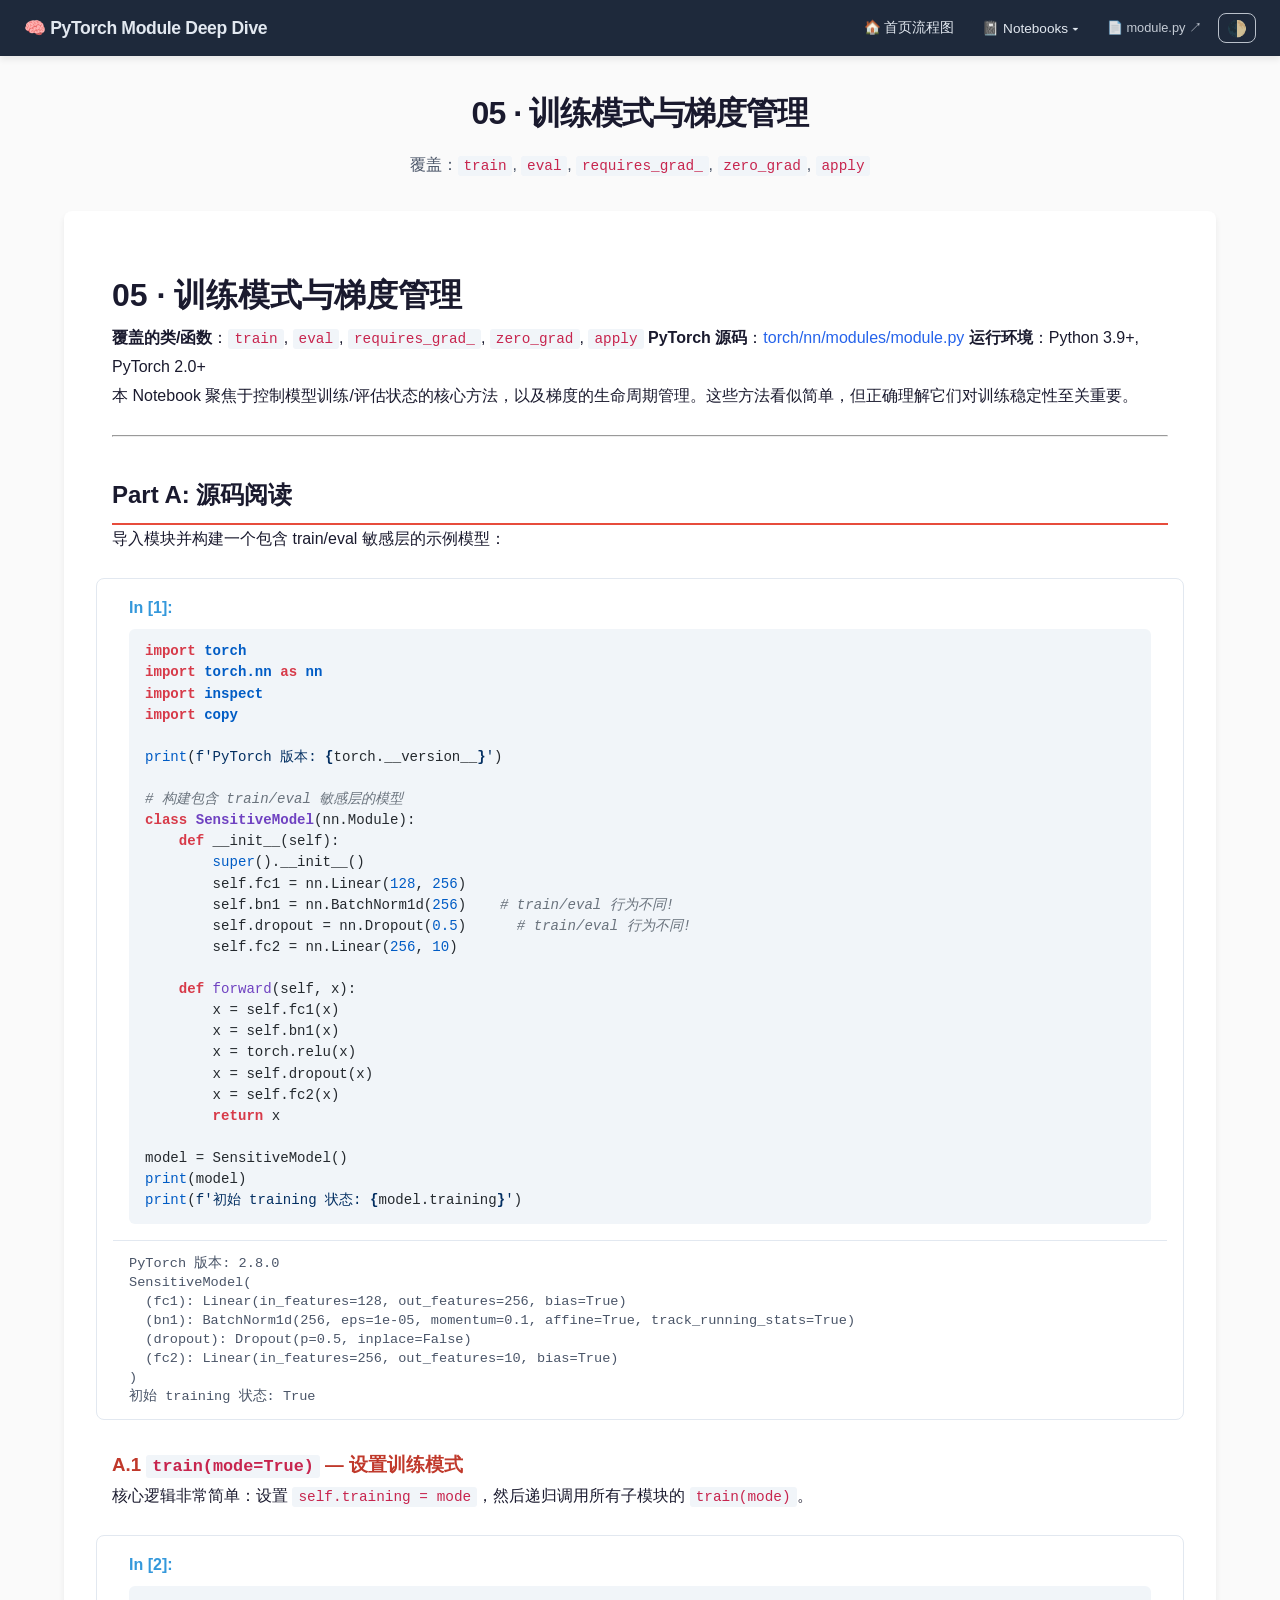
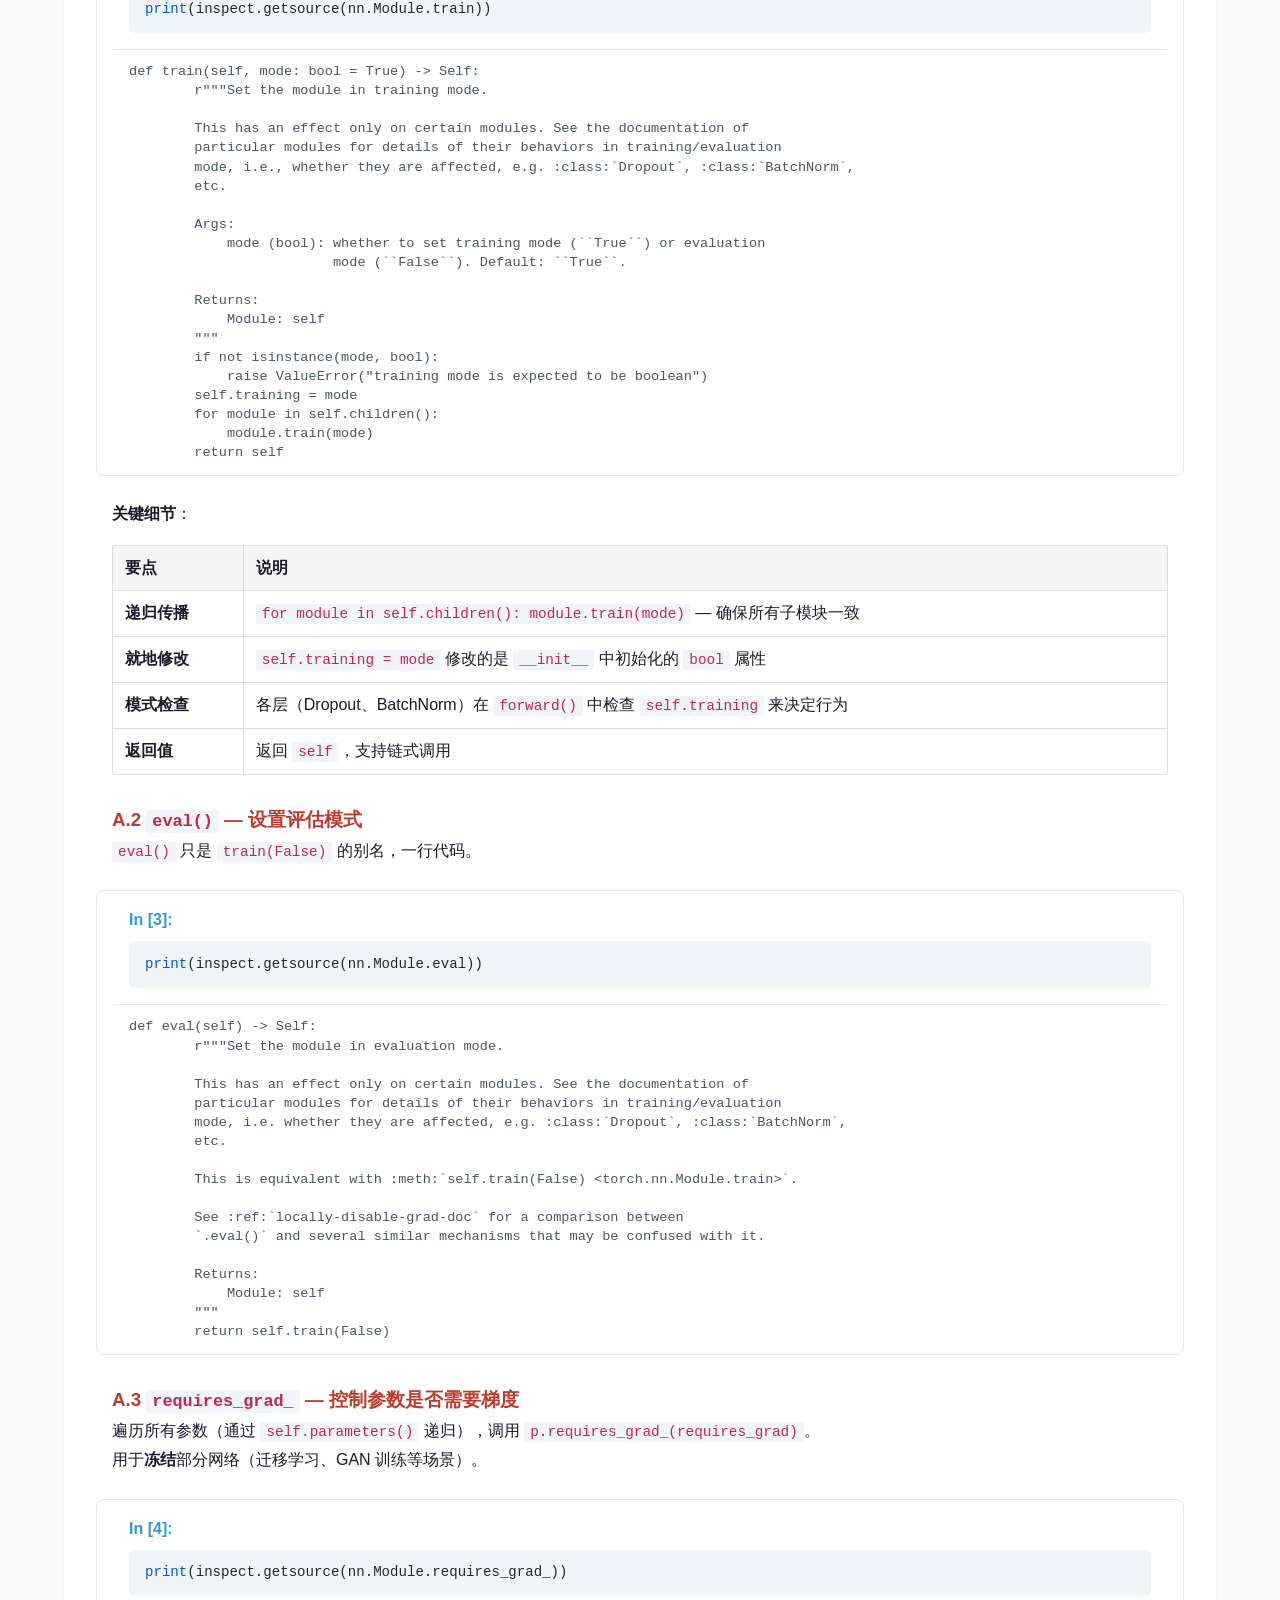
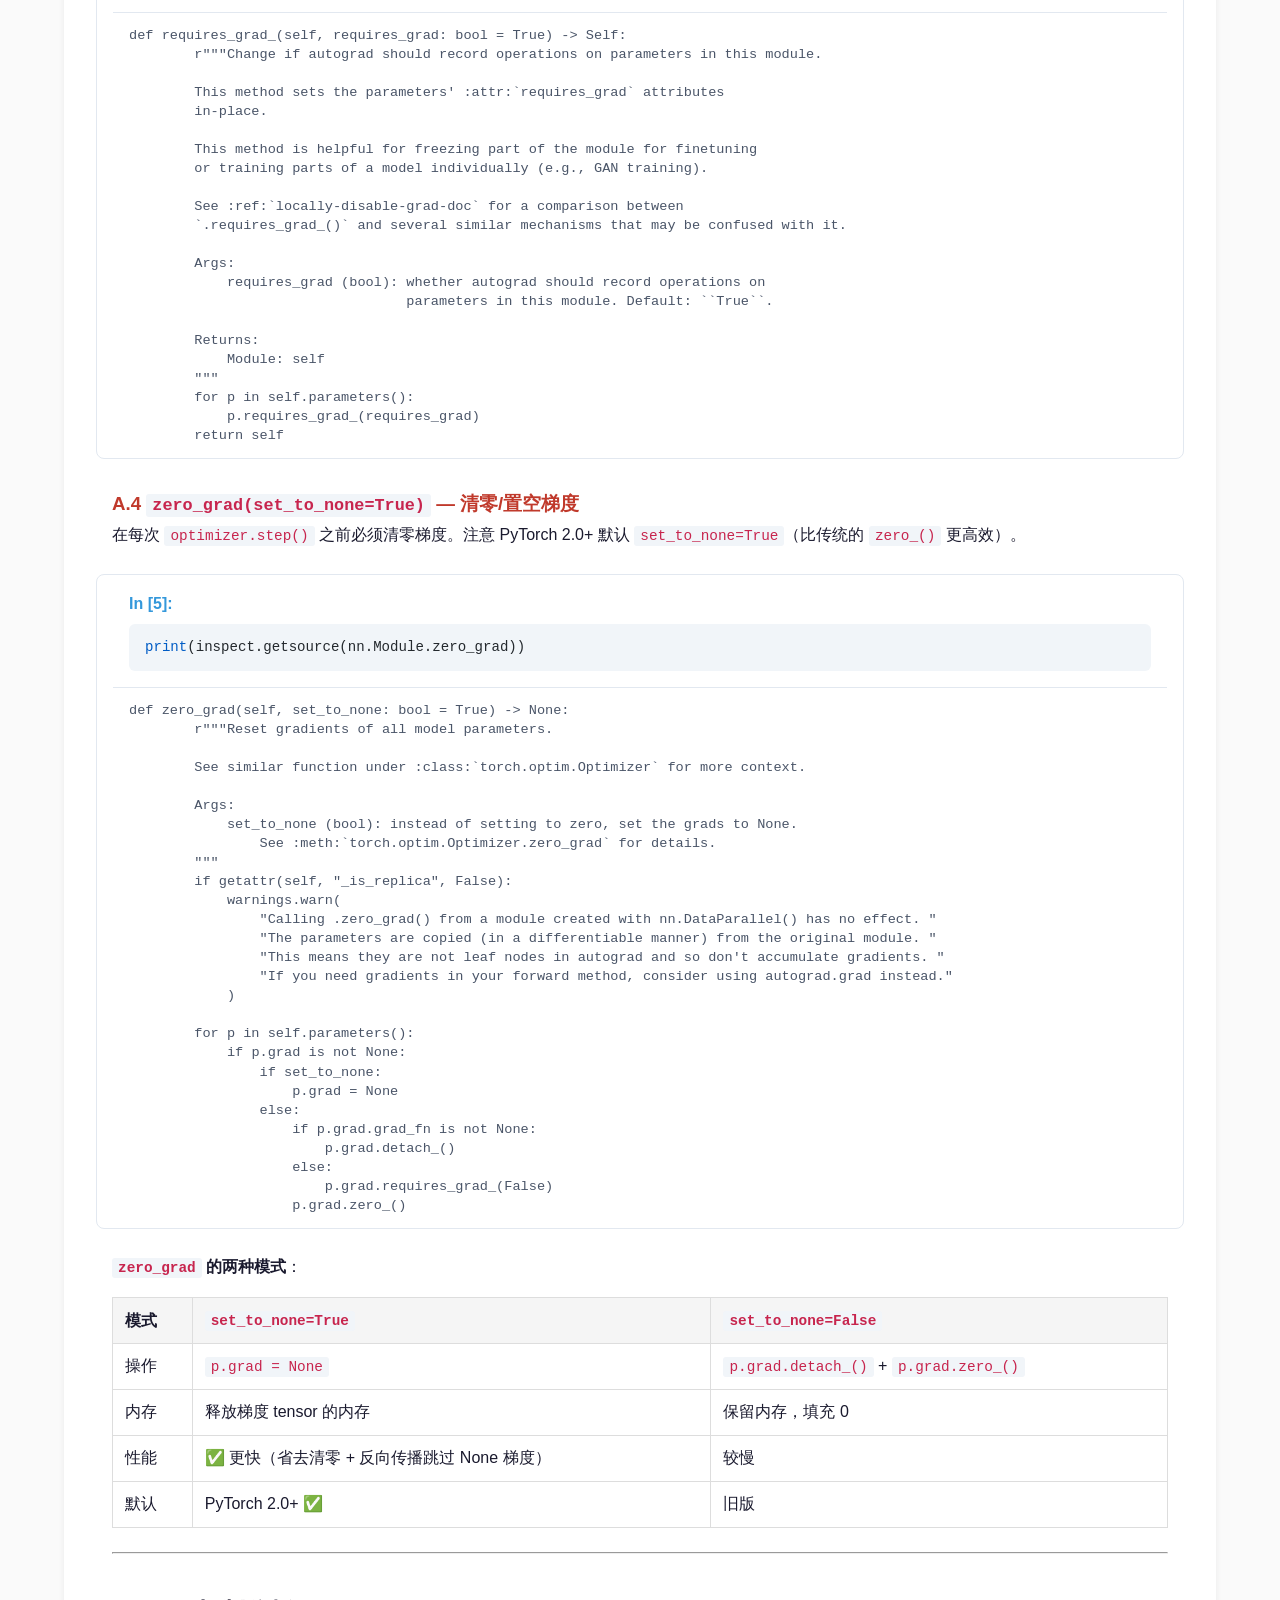
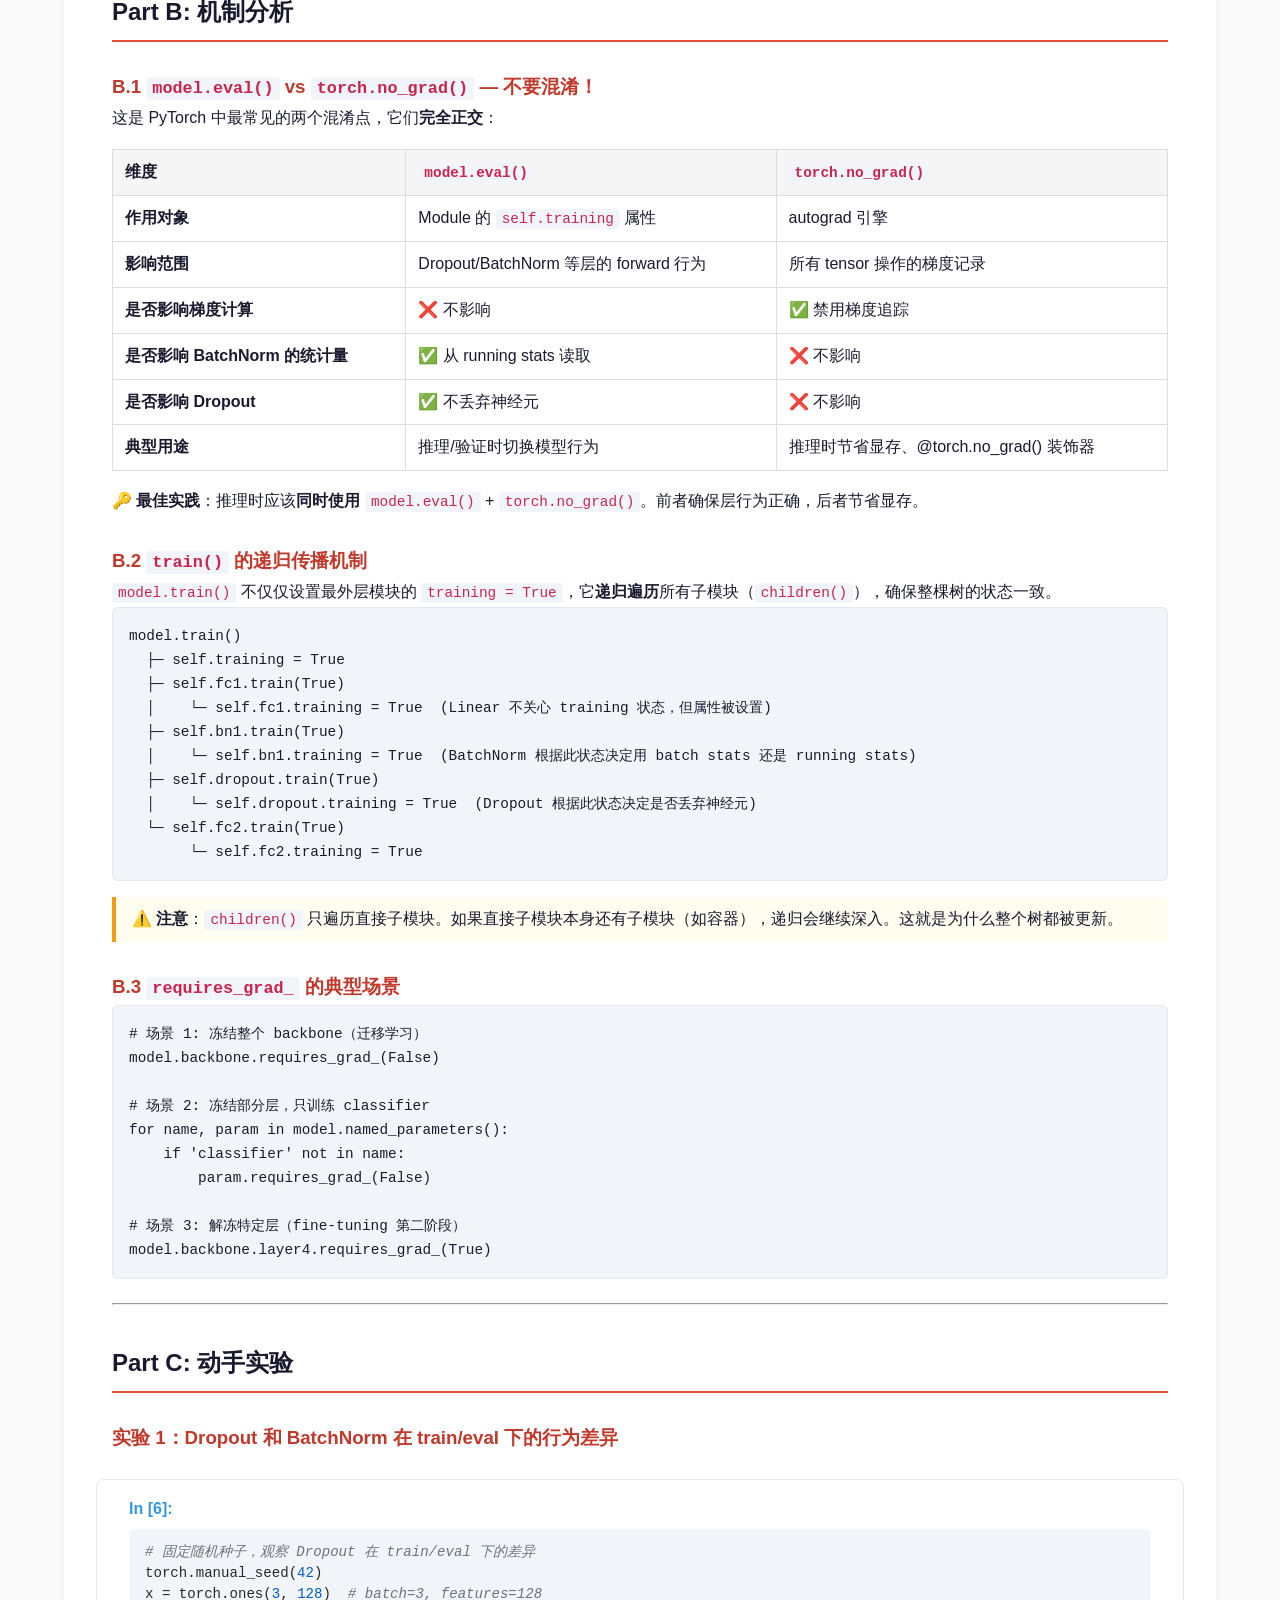
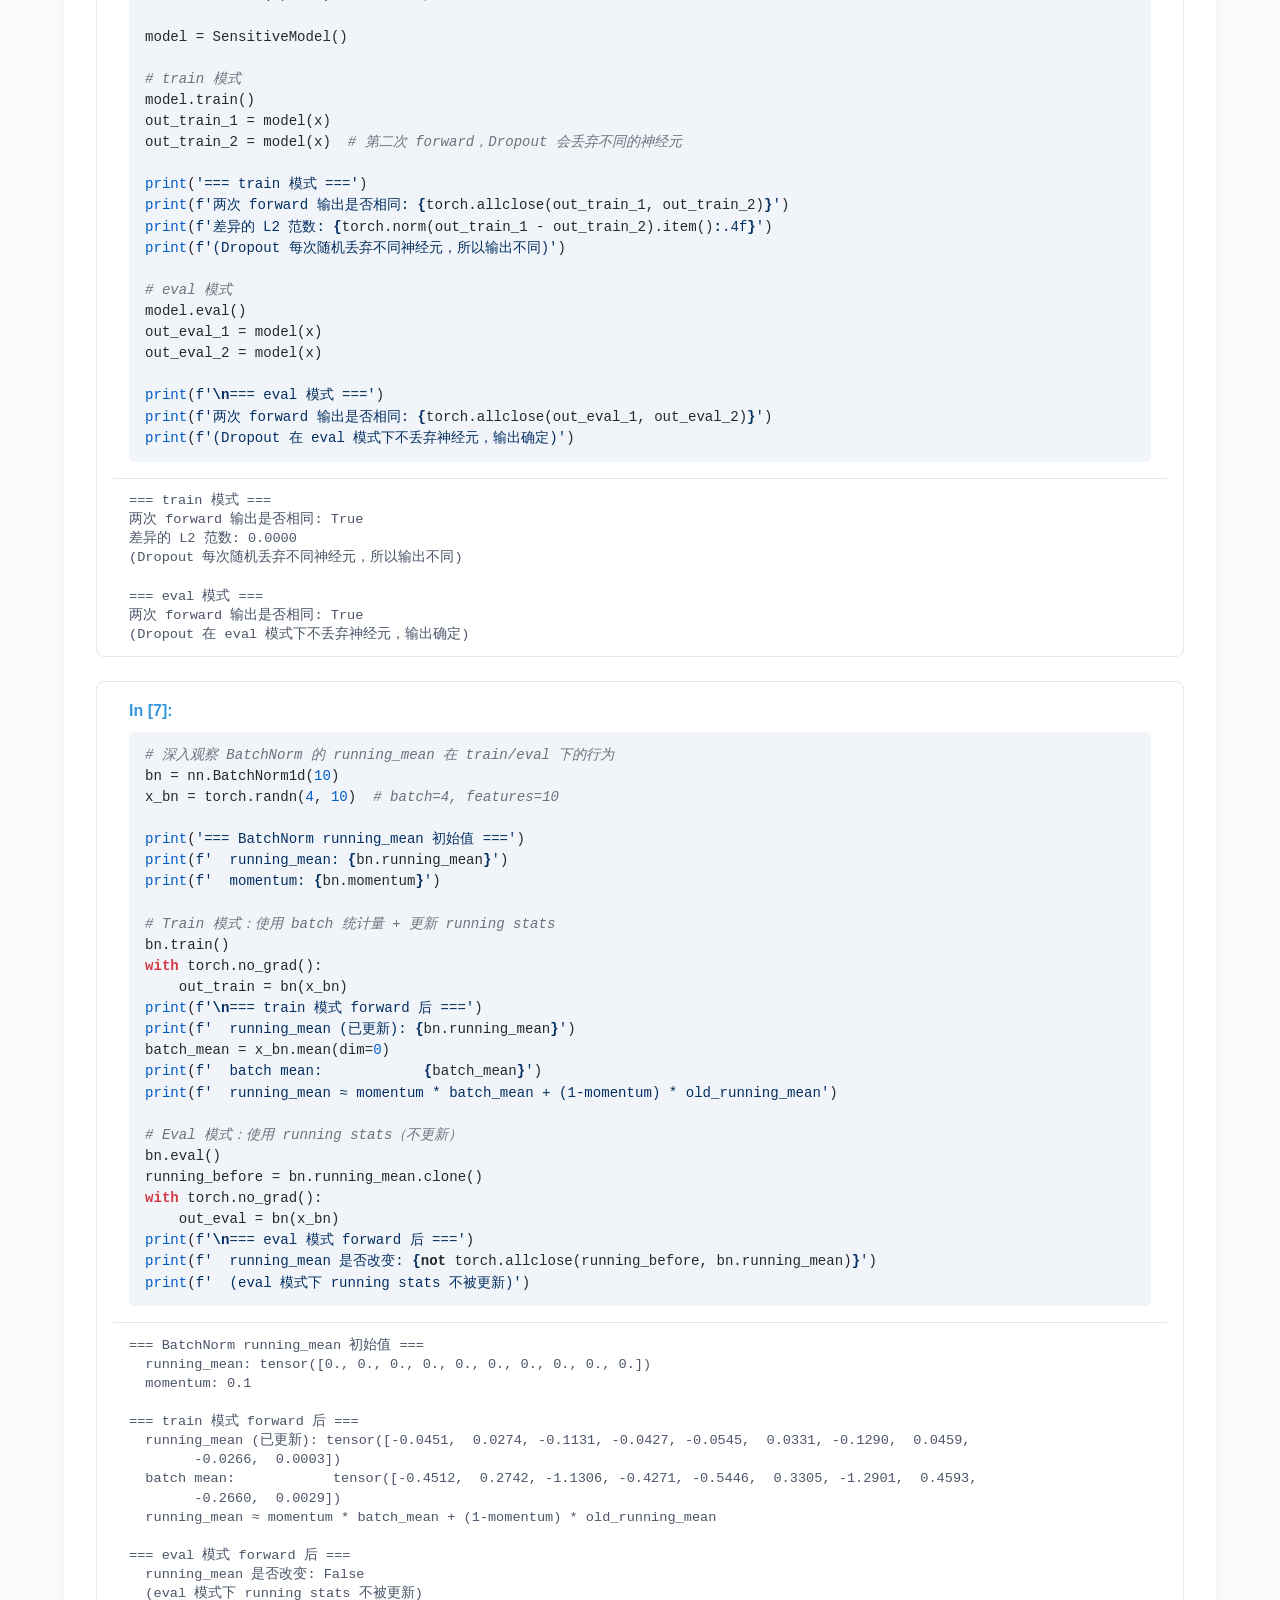
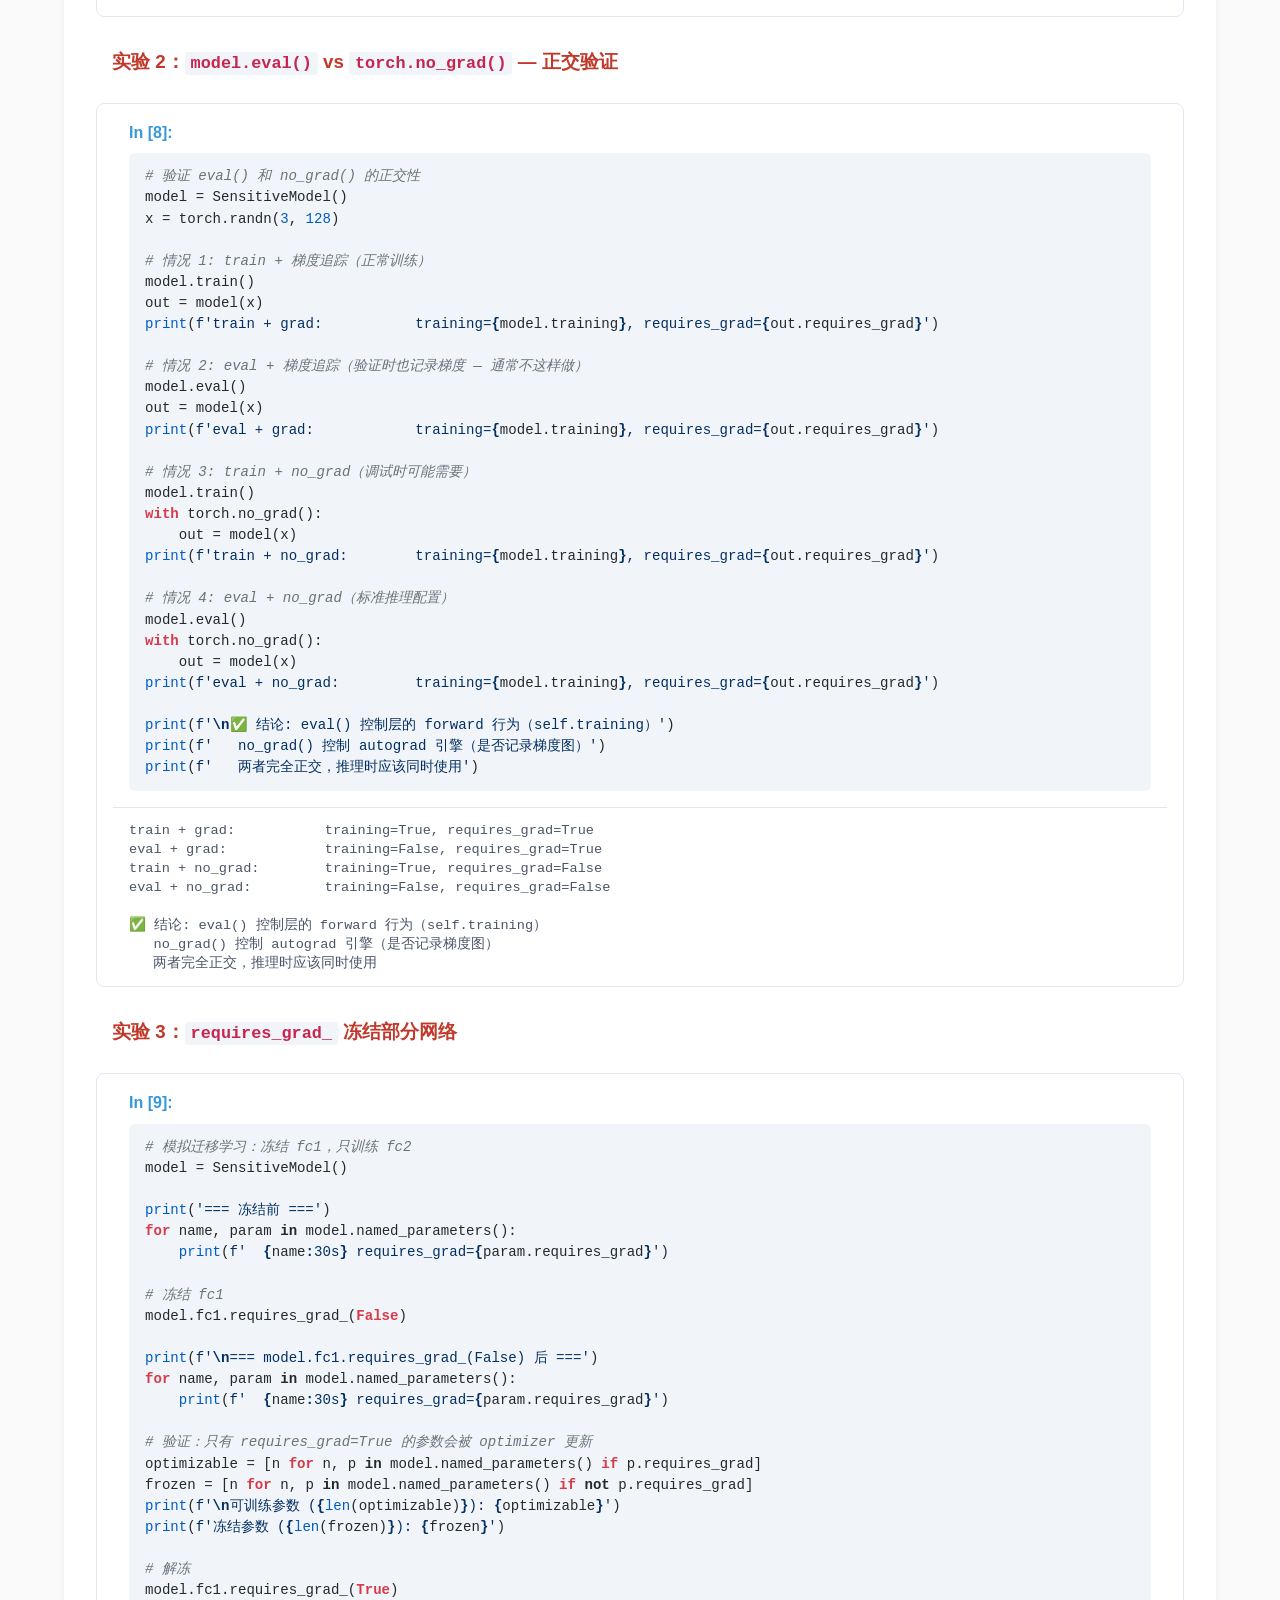
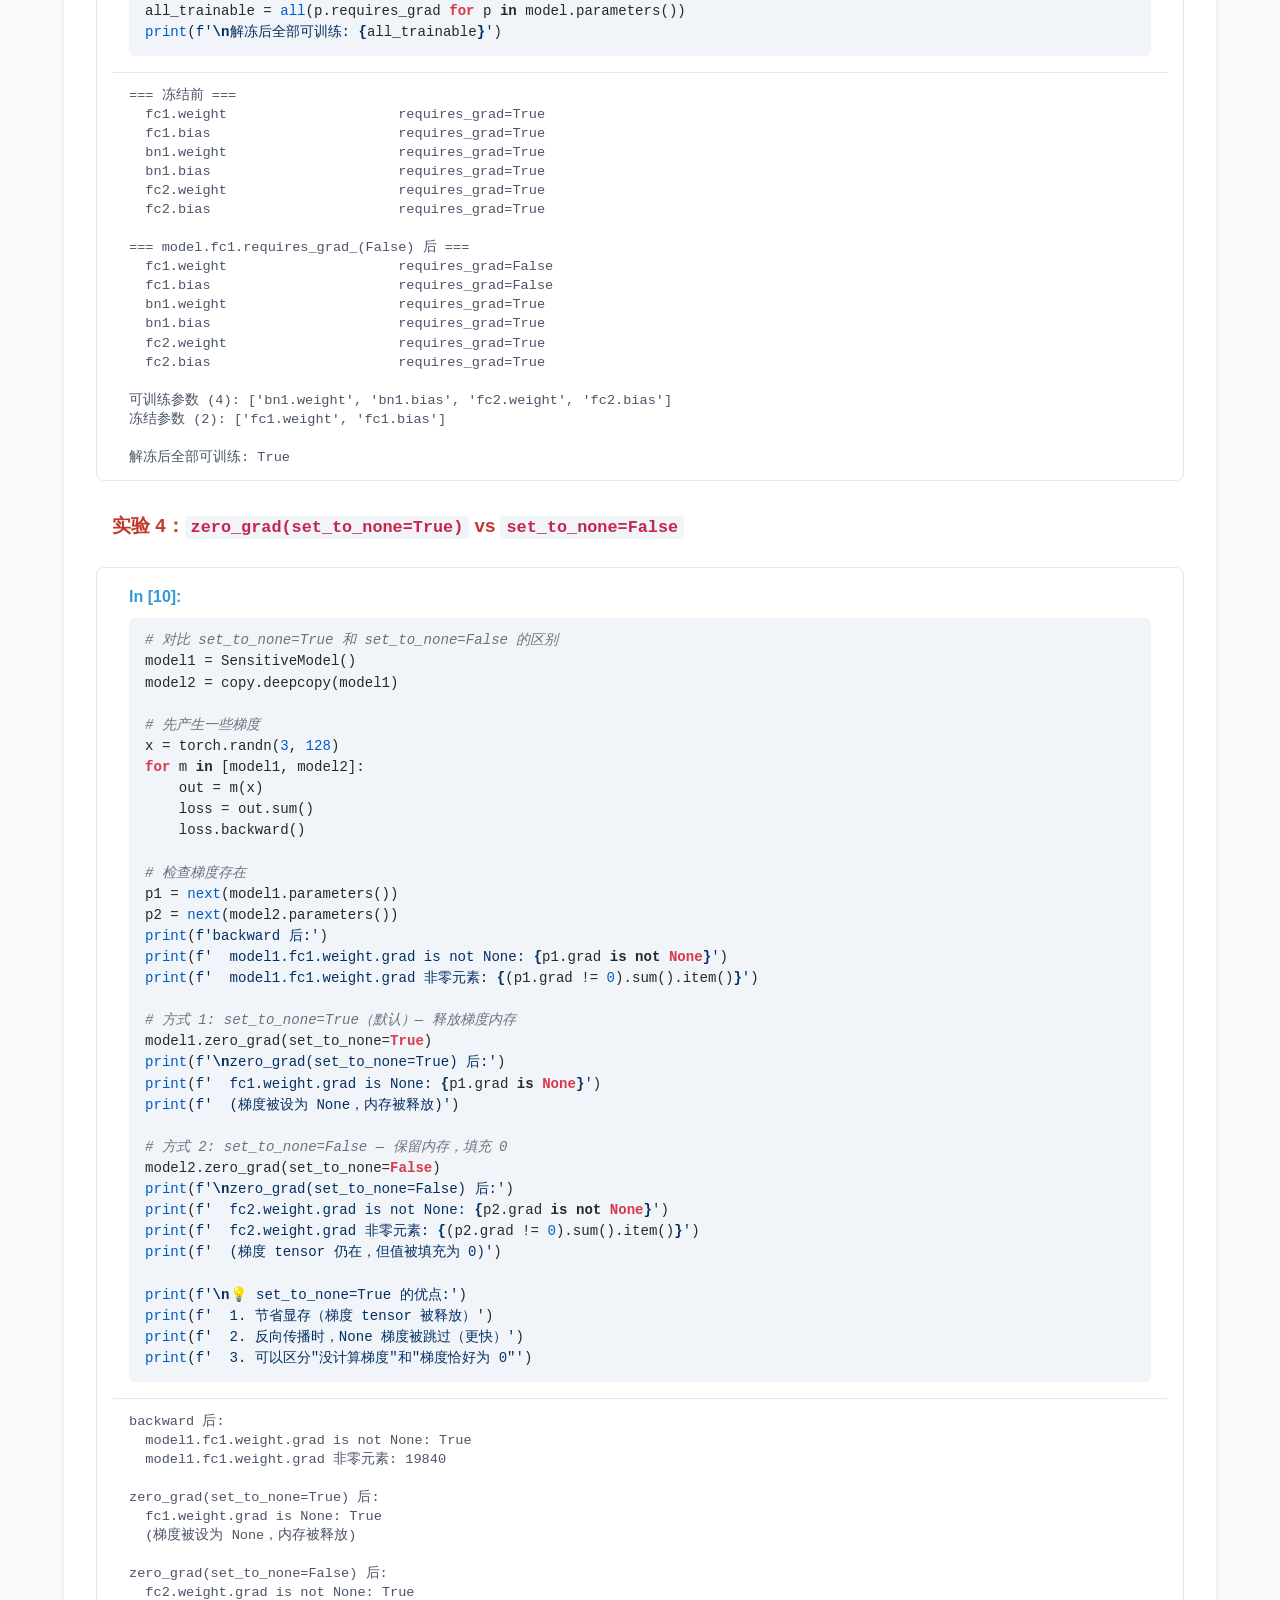
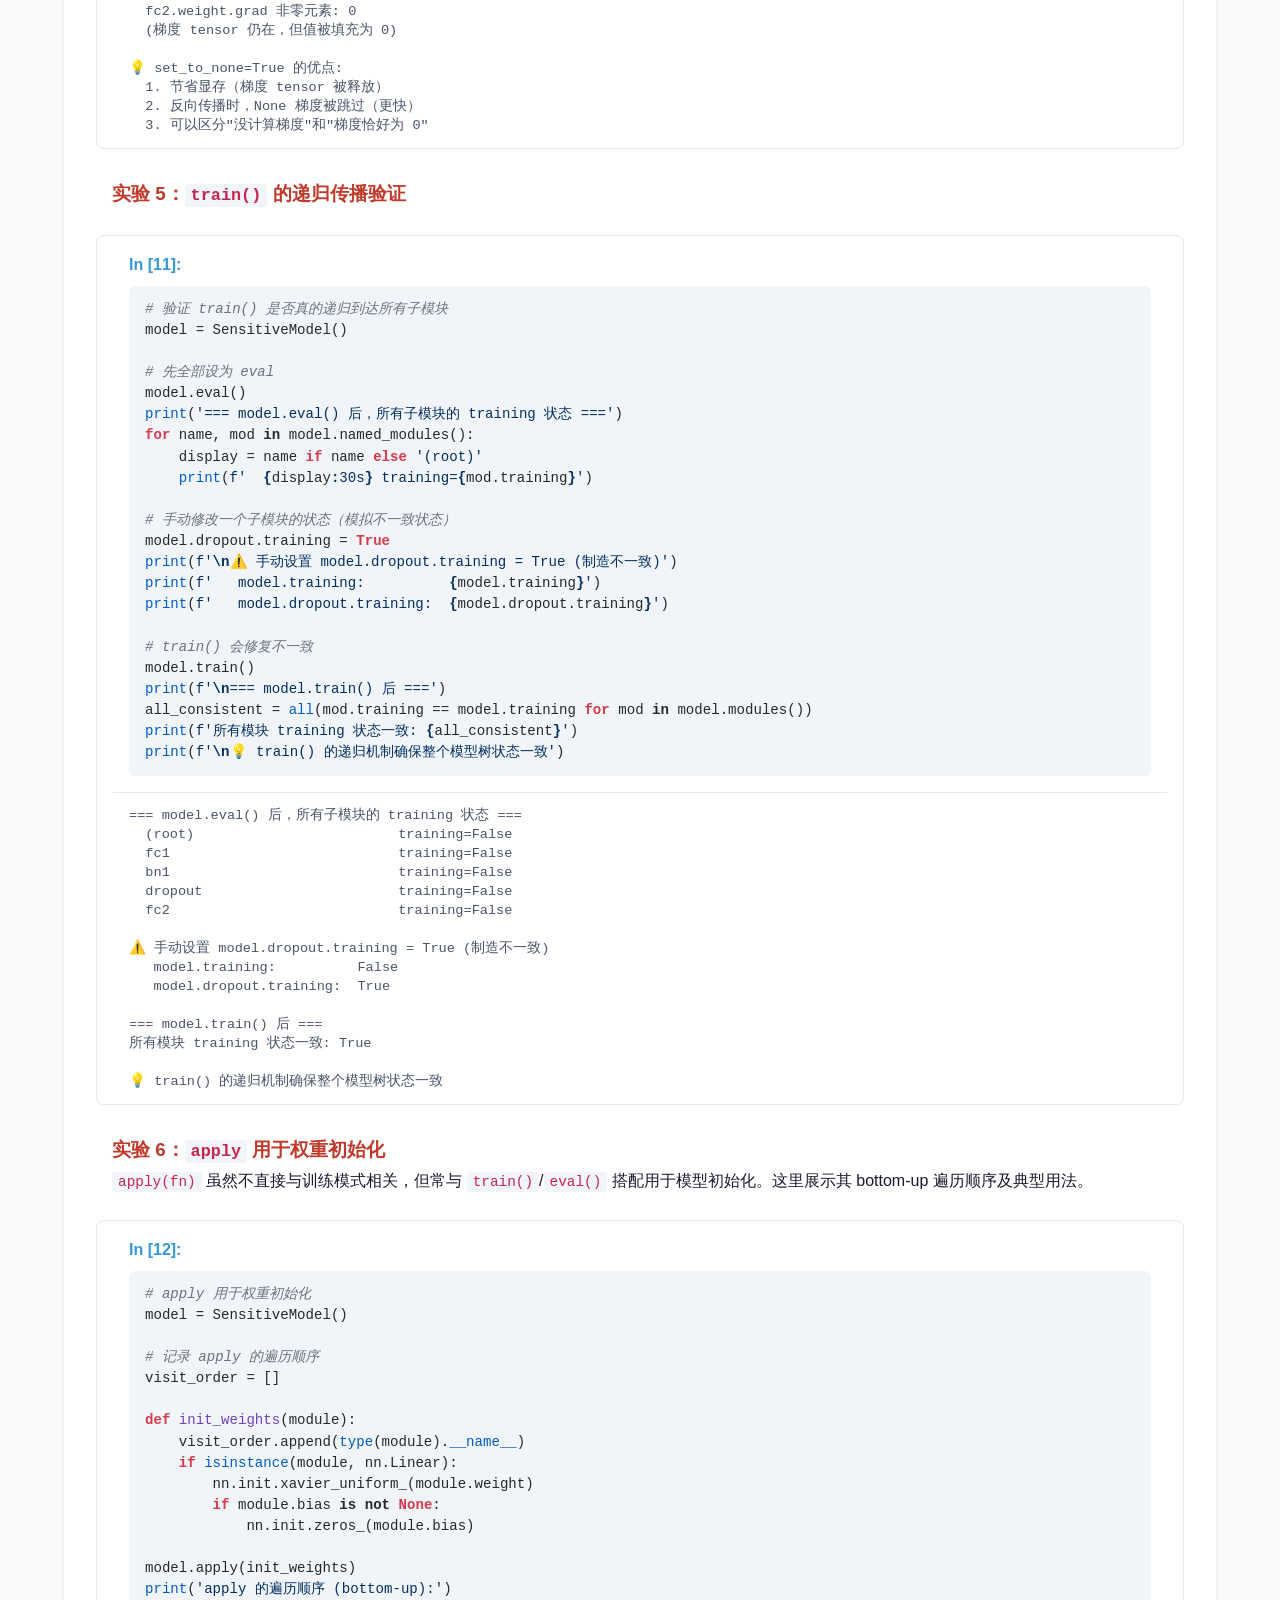
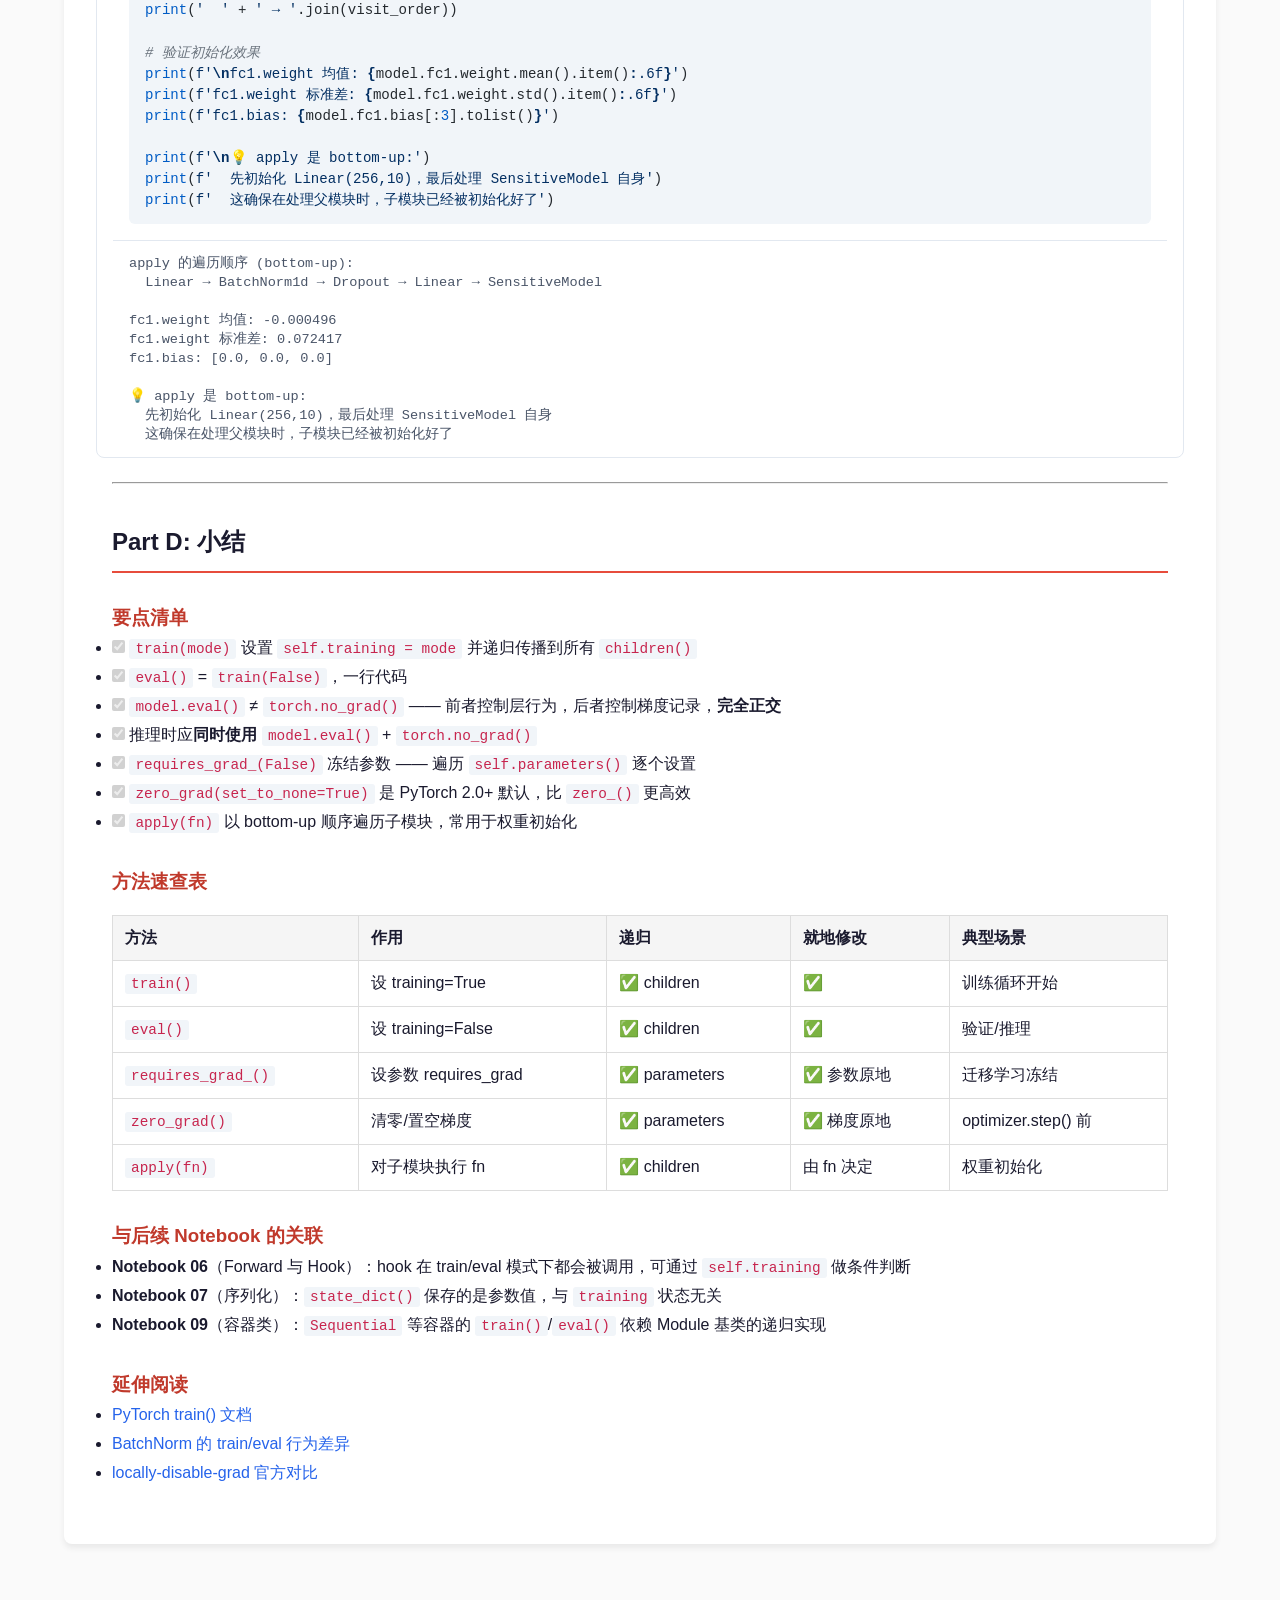
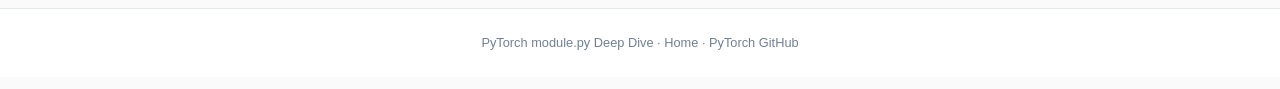
<file: notebooks/html/05_training_mode.html>
<!DOCTYPE html>
<html lang="zh-CN">
<head>
    <meta charset="UTF-8">
    <meta name="viewport" content="width=device-width, initial-scale=1.0">
    <title>05 · 训练模式与梯度管理 — PyTorch module.py Deep Dive</title>
    <link rel="stylesheet" href="../../css/style.css">
    <style>
        /* ============================================================
           Pygments syntax highlighting — uses site CSS variables
           ============================================================ */
        pre { line-height: 125%; }
td.linenos .normal { color: inherit; background-color: transparent; padding-left: 5px; padding-right: 5px; }
span.linenos { color: inherit; background-color: transparent; padding-left: 5px; padding-right: 5px; }
td.linenos .special { color: #000000; background-color: #ffffc0; padding-left: 5px; padding-right: 5px; }
span.linenos.special { color: #000000; background-color: #ffffc0; padding-left: 5px; padding-right: 5px; }
.highlight .hll { background-color: #ffffcc }
.highlight { background: #f8f8f8; }
.highlight .c { color: #3D7B7B; font-style: italic } /* Comment */
.highlight .err { border: 1px solid #F00 } /* Error */
.highlight .k { color: #008000; font-weight: bold } /* Keyword */
.highlight .o { color: #666 } /* Operator */
.highlight .ch { color: #3D7B7B; font-style: italic } /* Comment.Hashbang */
.highlight .cm { color: #3D7B7B; font-style: italic } /* Comment.Multiline */
.highlight .cp { color: #9C6500 } /* Comment.Preproc */
.highlight .cpf { color: #3D7B7B; font-style: italic } /* Comment.PreprocFile */
.highlight .c1 { color: #3D7B7B; font-style: italic } /* Comment.Single */
.highlight .cs { color: #3D7B7B; font-style: italic } /* Comment.Special */
.highlight .gd { color: #A00000 } /* Generic.Deleted */
.highlight .ge { font-style: italic } /* Generic.Emph */
.highlight .ges { font-weight: bold; font-style: italic } /* Generic.EmphStrong */
.highlight .gr { color: #E40000 } /* Generic.Error */
.highlight .gh { color: #000080; font-weight: bold } /* Generic.Heading */
.highlight .gi { color: #008400 } /* Generic.Inserted */
.highlight .go { color: #717171 } /* Generic.Output */
.highlight .gp { color: #000080; font-weight: bold } /* Generic.Prompt */
.highlight .gs { font-weight: bold } /* Generic.Strong */
.highlight .gu { color: #800080; font-weight: bold } /* Generic.Subheading */
.highlight .gt { color: #04D } /* Generic.Traceback */
.highlight .kc { color: #008000; font-weight: bold } /* Keyword.Constant */
.highlight .kd { color: #008000; font-weight: bold } /* Keyword.Declaration */
.highlight .kn { color: #008000; font-weight: bold } /* Keyword.Namespace */
.highlight .kp { color: #008000 } /* Keyword.Pseudo */
.highlight .kr { color: #008000; font-weight: bold } /* Keyword.Reserved */
.highlight .kt { color: #B00040 } /* Keyword.Type */
.highlight .m { color: #666 } /* Literal.Number */
.highlight .s { color: #BA2121 } /* Literal.String */
.highlight .na { color: #687822 } /* Name.Attribute */
.highlight .nb { color: #008000 } /* Name.Builtin */
.highlight .nc { color: #00F; font-weight: bold } /* Name.Class */
.highlight .no { color: #800 } /* Name.Constant */
.highlight .nd { color: #A2F } /* Name.Decorator */
.highlight .ni { color: #717171; font-weight: bold } /* Name.Entity */
.highlight .ne { color: #CB3F38; font-weight: bold } /* Name.Exception */
.highlight .nf { color: #00F } /* Name.Function */
.highlight .nl { color: #767600 } /* Name.Label */
.highlight .nn { color: #00F; font-weight: bold } /* Name.Namespace */
.highlight .nt { color: #008000; font-weight: bold } /* Name.Tag */
.highlight .nv { color: #19177C } /* Name.Variable */
.highlight .ow { color: #A2F; font-weight: bold } /* Operator.Word */
.highlight .w { color: #BBB } /* Text.Whitespace */
.highlight .mb { color: #666 } /* Literal.Number.Bin */
.highlight .mf { color: #666 } /* Literal.Number.Float */
.highlight .mh { color: #666 } /* Literal.Number.Hex */
.highlight .mi { color: #666 } /* Literal.Number.Integer */
.highlight .mo { color: #666 } /* Literal.Number.Oct */
.highlight .sa { color: #BA2121 } /* Literal.String.Affix */
.highlight .sb { color: #BA2121 } /* Literal.String.Backtick */
.highlight .sc { color: #BA2121 } /* Literal.String.Char */
.highlight .dl { color: #BA2121 } /* Literal.String.Delimiter */
.highlight .sd { color: #BA2121; font-style: italic } /* Literal.String.Doc */
.highlight .s2 { color: #BA2121 } /* Literal.String.Double */
.highlight .se { color: #AA5D1F; font-weight: bold } /* Literal.String.Escape */
.highlight .sh { color: #BA2121 } /* Literal.String.Heredoc */
.highlight .si { color: #A45A77; font-weight: bold } /* Literal.String.Interpol */
.highlight .sx { color: #008000 } /* Literal.String.Other */
.highlight .sr { color: #A45A77 } /* Literal.String.Regex */
.highlight .s1 { color: #BA2121 } /* Literal.String.Single */
.highlight .ss { color: #19177C } /* Literal.String.Symbol */
.highlight .bp { color: #008000 } /* Name.Builtin.Pseudo */
.highlight .fm { color: #00F } /* Name.Function.Magic */
.highlight .vc { color: #19177C } /* Name.Variable.Class */
.highlight .vg { color: #19177C } /* Name.Variable.Global */
.highlight .vi { color: #19177C } /* Name.Variable.Instance */
.highlight .vm { color: #19177C } /* Name.Variable.Magic */
.highlight .il { color: #666 } /* Literal.Number.Integer.Long */

        /* Override pygments colors with site theme variables */
        .highlight { background: var(--code-bg); }
        .highlight .k, .highlight .kn, .highlight .kd, .highlight .kc, .highlight .kr, .highlight .kt { color: #d73a49; font-weight: bold; }
        .highlight .n, .highlight .nb, .highlight .bp, .highlight .fm { color: #24292e; }
        .highlight .s, .highlight .s1, .highlight .s2, .highlight .sa, .highlight .sb, .highlight .sc, .highlight .sd, .highlight .se, .highlight .sh, .highlight .si, .highlight .sx { color: #032f62; }
        .highlight .mi, .highlight .mf, .highlight .mh, .highlight .mo, .highlight .il, .highlight .m { color: #005cc5; }
        .highlight .c, .highlight .c1, .highlight .cm, .highlight .cp, .highlight .cs, .highlight .ch { color: #6a737d; font-style: italic; }
        .highlight .o, .highlight .ow, .highlight .p { color: #24292e; }
        .highlight .nf, .highlight .nc, .highlight .ne { color: #6f42c1; }
        .highlight .nn, .highlight .no { color: #005cc5; }
        .highlight .nd { color: #6f42c1; }
        .highlight .vm, .highlight .nb { color: #005cc5; }
        .highlight .err { color: #cb2431; }

        /* Dark mode overrides */
        [data-theme="dark"] .highlight .k, [data-theme="dark"] .highlight .kn,
        [data-theme="dark"] .highlight .kd, [data-theme="dark"] .highlight .kc,
        [data-theme="dark"] .highlight .kr, [data-theme="dark"] .highlight .kt { color: #ff7b72; font-weight: bold; }
        [data-theme="dark"] .highlight .n, [data-theme="dark"] .highlight .nb,
        [data-theme="dark"] .highlight .bp, [data-theme="dark"] .highlight .fm { color: #c9d1d9; }
        [data-theme="dark"] .highlight .s, [data-theme="dark"] .highlight .s1,
        [data-theme="dark"] .highlight .s2, [data-theme="dark"] .highlight .sa,
        [data-theme="dark"] .highlight .sb, [data-theme="dark"] .highlight .sc,
        [data-theme="dark"] .highlight .sd, [data-theme="dark"] .highlight .se,
        [data-theme="dark"] .highlight .sh, [data-theme="dark"] .highlight .si,
        [data-theme="dark"] .highlight .sx { color: #a5d6ff; }
        [data-theme="dark"] .highlight .mi, [data-theme="dark"] .highlight .mf,
        [data-theme="dark"] .highlight .mh, [data-theme="dark"] .highlight .mo,
        [data-theme="dark"] .highlight .il, [data-theme="dark"] .highlight .m { color: #79c0ff; }
        [data-theme="dark"] .highlight .c, [data-theme="dark"] .highlight .c1,
        [data-theme="dark"] .highlight .cm, [data-theme="dark"] .highlight .cp,
        [data-theme="dark"] .highlight .cs, [data-theme="dark"] .highlight .ch { color: #8b949e; font-style: italic; }
        [data-theme="dark"] .highlight .o, [data-theme="dark"] .highlight .ow,
        [data-theme="dark"] .highlight .p { color: #c9d1d9; }
        [data-theme="dark"] .highlight .nf, [data-theme="dark"] .highlight .nc,
        [data-theme="dark"] .highlight .ne { color: #d2a8ff; }
        [data-theme="dark"] .highlight .nn, [data-theme="dark"] .highlight .no { color: #79c0ff; }
        [data-theme="dark"] .highlight .nd { color: #d2a8ff; }
        [data-theme="dark"] .highlight .vm { color: #79c0ff; }
        [data-theme="dark"] .highlight .err { color: #f85149; }

        /* Notebook cell styling */
        .notebook-cell { margin: 1.5em 0; padding: 0 1em; }
        .notebook-cell.markdown { line-height: 1.8; }
        .notebook-cell.markdown h2 { border-bottom: 2px solid #e74c3c; padding-bottom: 0.3em; margin-top: 1.5em; }
        .notebook-cell.markdown h3 { margin-top: 1.5em; color: #c0392b; }
        .notebook-cell.markdown table { border-collapse: collapse; width: 100%; margin: 1em 0; }
        .notebook-cell.markdown th, .notebook-cell.markdown td { border: 1px solid #ddd; padding: 8px 12px; text-align: left; }
        .notebook-cell.markdown th { background: #f5f5f5; font-weight: 600; }
        .notebook-cell.markdown code { background: var(--code-bg); color: var(--code-text); padding: 2px 6px; border-radius: 3px; font-size: 0.9em; }
        .notebook-cell.markdown pre { background: var(--code-bg); padding: 1em; border-radius: 6px; overflow-x: auto; border: 1px solid var(--border-color); line-height: 1.5; }
        .notebook-cell.markdown pre code { background: none; padding: 0; color: inherit; }
        .notebook-cell.code { background: var(--bg-secondary); border: 1px solid var(--border-color); border-radius: 8px; overflow: hidden; }
        .notebook-cell.code .input-area { padding: 1em; border-bottom: 1px solid var(--border-color); }
        .notebook-cell.code .input-area .highlight { background: var(--code-bg); padding: 0.8em 1em; border-radius: 6px; overflow-x: auto; }
        .notebook-cell.code .input-area .highlight pre { margin: 0; white-space: pre-wrap; font-family: 'SF Mono','Menlo','Monaco','Courier New',monospace; font-size: 0.88em; line-height: 1.5; }
        .notebook-cell.code .input-area .in-prompt { color: #3498db; font-weight: bold; margin-bottom: 0.5em; }
        .notebook-cell.code .output-area { padding: 0.8em 1em; }
        .notebook-cell.code .output-area pre { margin: 0; white-space: pre-wrap; font-family: 'SF Mono','Menlo','Monaco','Courier New',monospace; font-size: 0.85em; line-height: 1.4; color: var(--text-secondary); }
        blockquote.tip { border-left: 4px solid #27ae60; padding: 0.5em 1em; margin: 1em 0; background: #f0fff4; border-radius: 0 6px 6px 0; }
        blockquote.warning { border-left: 4px solid #f39c12; padding: 0.5em 1em; margin: 1em 0; background: #fffdf0; border-radius: 0 6px 6px 0; }

        /* Dark mode overrides for notebook cells */
        [data-theme="dark"] .notebook-cell.markdown h2 { border-bottom-color: #e74c3c; }
        [data-theme="dark"] .notebook-cell.markdown h3 { color: #e74c3c; }
        [data-theme="dark"] .notebook-cell.markdown th { background: var(--bg-tertiary); }
        [data-theme="dark"] .notebook-cell.markdown th, [data-theme="dark"] .notebook-cell.markdown td { border-color: var(--border-color); }
        [data-theme="dark"] .notebook-cell.code { background: var(--bg-secondary); border-color: var(--border-color); }
        [data-theme="dark"] .notebook-cell.code .input-area { border-bottom-color: var(--border-color); }
        [data-theme="dark"] .notebook-cell.code .input-area .in-prompt { color: #60a5fa; }
        [data-theme="dark"] blockquote.tip { background: #064e3b; color: #d1fae5; }
        [data-theme="dark"] blockquote.warning { background: #78350f; color: #fef3c7; }
    </style>
</head>
<body>
<nav class="navbar">
    <div class="nav-brand"><a href="../../index.html" class="nav-logo">🧠 PyTorch Module Deep Dive</a></div>
    <div class="nav-links">
        <a href="../../index.html" class="nav-item">🏠 首页流程图</a>
        <div class="nav-dropdown">
            <button class="nav-dropbtn">📓 Notebooks ▾</button>
            <div class="nav-dropdown-content">
                <a href="01_module_initialization.html" class="nav-item">01 · Module 初始化与属性拦截</a>
                <a href="02_parameter_and_buffer.html" class="nav-item">02 · Parameter 与 Buffer</a>
                <a href="03_module_hierarchy.html" class="nav-item">03 · Module 层级导航</a>
                <a href="04_device_and_dtype.html" class="nav-item">04 · 设备迁移与类型转换</a>
                <a href="05_training_mode.html" class="nav-item">05 · 训练模式与梯度管理</a>
                <a href="06_forward_and_hooks.html" class="nav-item">06 · Forward 调用链与 Hook</a>
                <a href="07_state_serialization.html" class="nav-item active">07 · 状态序列化</a>
                <a href="08_global_hooks_and_advanced.html" class="nav-item">08 · 全局 Hook 与高级机制</a>
                <a href="09_containers.html" class="nav-item">09 · 容器类</a>
                <a href="10_compilation_and_internals.html" class="nav-item">10 · 编译系统与内部细节</a>
            </div>
        </div>
        <a href="https://github.com/pytorch/pytorch/blob/main/torch/nn/modules/module.py" target="_blank" class="nav-item nav-source">📄 module.py ↗</a>
        <button id="themeToggle" class="nav-item theme-btn" title="切换主题">🌓</button>
    </div>
</nav>
<main class="main-content">
    <header class="page-header">
        <h1>05 · 训练模式与梯度管理</h1>
        <p class="subtitle">覆盖：<code>train</code>, <code>eval</code>, <code>requires_grad_</code>, <code>zero_grad</code>, <code>apply</code></p>
    </header>
    <div class="diagram-container">

<div class="notebook-cell markdown">
<h1>05 · 训练模式与梯度管理</h1>

<blockquote><strong>覆盖的类/函数</strong>：<code>train</code>, <code>eval</code>, <code>requires_grad_</code>, <code>zero_grad</code>, <code>apply</code>  
<strong>PyTorch 源码</strong>：<a href="https://github.com/pytorch/pytorch/blob/main/torch/nn/modules/module.py" target="_blank">torch/nn/modules/module.py</a>  
<strong>运行环境</strong>：Python 3.9+, PyTorch 2.0+</blockquote>

<p>本 Notebook 聚焦于控制模型训练/评估状态的核心方法，以及梯度的生命周期管理。这些方法看似简单，但正确理解它们对训练稳定性至关重要。</p>
</div>
<div class="notebook-cell markdown">
<hr>

<h2>Part A: 源码阅读</h2>

<p>导入模块并构建一个包含 train/eval 敏感层的示例模型：</p>
</div>
<div class="notebook-cell code">
<div class="input-area">
<div class="in-prompt">In [1]:</div>
<div class="highlight"><pre><span class="kn">import</span><span class="w"> </span><span class="nn">torch</span>
<span class="kn">import</span><span class="w"> </span><span class="nn">torch.nn</span><span class="w"> </span><span class="k">as</span><span class="w"> </span><span class="nn">nn</span>
<span class="kn">import</span><span class="w"> </span><span class="nn">inspect</span>
<span class="kn">import</span><span class="w"> </span><span class="nn">copy</span>

<span class="nb">print</span><span class="p">(</span><span class="sa">f</span><span class="s1">&#39;PyTorch 版本: </span><span class="si">{</span><span class="n">torch</span><span class="o">.</span><span class="n">__version__</span><span class="si">}</span><span class="s1">&#39;</span><span class="p">)</span>

<span class="c1"># 构建包含 train/eval 敏感层的模型</span>
<span class="k">class</span><span class="w"> </span><span class="nc">SensitiveModel</span><span class="p">(</span><span class="n">nn</span><span class="o">.</span><span class="n">Module</span><span class="p">):</span>
    <span class="k">def</span><span class="w"> </span><span class="fm">__init__</span><span class="p">(</span><span class="bp">self</span><span class="p">):</span>
        <span class="nb">super</span><span class="p">()</span><span class="o">.</span><span class="fm">__init__</span><span class="p">()</span>
        <span class="bp">self</span><span class="o">.</span><span class="n">fc1</span> <span class="o">=</span> <span class="n">nn</span><span class="o">.</span><span class="n">Linear</span><span class="p">(</span><span class="mi">128</span><span class="p">,</span> <span class="mi">256</span><span class="p">)</span>
        <span class="bp">self</span><span class="o">.</span><span class="n">bn1</span> <span class="o">=</span> <span class="n">nn</span><span class="o">.</span><span class="n">BatchNorm1d</span><span class="p">(</span><span class="mi">256</span><span class="p">)</span>    <span class="c1"># train/eval 行为不同!</span>
        <span class="bp">self</span><span class="o">.</span><span class="n">dropout</span> <span class="o">=</span> <span class="n">nn</span><span class="o">.</span><span class="n">Dropout</span><span class="p">(</span><span class="mf">0.5</span><span class="p">)</span>      <span class="c1"># train/eval 行为不同!</span>
        <span class="bp">self</span><span class="o">.</span><span class="n">fc2</span> <span class="o">=</span> <span class="n">nn</span><span class="o">.</span><span class="n">Linear</span><span class="p">(</span><span class="mi">256</span><span class="p">,</span> <span class="mi">10</span><span class="p">)</span>

    <span class="k">def</span><span class="w"> </span><span class="nf">forward</span><span class="p">(</span><span class="bp">self</span><span class="p">,</span> <span class="n">x</span><span class="p">):</span>
        <span class="n">x</span> <span class="o">=</span> <span class="bp">self</span><span class="o">.</span><span class="n">fc1</span><span class="p">(</span><span class="n">x</span><span class="p">)</span>
        <span class="n">x</span> <span class="o">=</span> <span class="bp">self</span><span class="o">.</span><span class="n">bn1</span><span class="p">(</span><span class="n">x</span><span class="p">)</span>
        <span class="n">x</span> <span class="o">=</span> <span class="n">torch</span><span class="o">.</span><span class="n">relu</span><span class="p">(</span><span class="n">x</span><span class="p">)</span>
        <span class="n">x</span> <span class="o">=</span> <span class="bp">self</span><span class="o">.</span><span class="n">dropout</span><span class="p">(</span><span class="n">x</span><span class="p">)</span>
        <span class="n">x</span> <span class="o">=</span> <span class="bp">self</span><span class="o">.</span><span class="n">fc2</span><span class="p">(</span><span class="n">x</span><span class="p">)</span>
        <span class="k">return</span> <span class="n">x</span>

<span class="n">model</span> <span class="o">=</span> <span class="n">SensitiveModel</span><span class="p">()</span>
<span class="nb">print</span><span class="p">(</span><span class="n">model</span><span class="p">)</span>
<span class="nb">print</span><span class="p">(</span><span class="sa">f</span><span class="s1">&#39;初始 training 状态: </span><span class="si">{</span><span class="n">model</span><span class="o">.</span><span class="n">training</span><span class="si">}</span><span class="s1">&#39;</span><span class="p">)</span>
</pre></div>
</div>
<div class="output-area">
<pre><span class="go">PyTorch 版本: 2.8.0</span>
<span class="go">SensitiveModel(</span>
<span class="go">  (fc1): Linear(in_features=128, out_features=256, bias=True)</span>
<span class="go">  (bn1): BatchNorm1d(256, eps=1e-05, momentum=0.1, affine=True, track_running_stats=True)</span>
<span class="go">  (dropout): Dropout(p=0.5, inplace=False)</span>
<span class="go">  (fc2): Linear(in_features=256, out_features=10, bias=True)</span>
<span class="go">)</span>
<span class="go">初始 training 状态: True</span>
</pre>
</div>
</div>
<div class="notebook-cell markdown">
<h3>A.1 <code>train(mode=True)</code> — 设置训练模式</h3>

<p>核心逻辑非常简单：设置 <code>self.training = mode</code>，然后递归调用所有子模块的 <code>train(mode)</code>。</p>
</div>
<div class="notebook-cell code">
<div class="input-area">
<div class="in-prompt">In [2]:</div>
<div class="highlight"><pre><span class="nb">print</span><span class="p">(</span><span class="n">inspect</span><span class="o">.</span><span class="n">getsource</span><span class="p">(</span><span class="n">nn</span><span class="o">.</span><span class="n">Module</span><span class="o">.</span><span class="n">train</span><span class="p">))</span>
</pre></div>
</div>
<div class="output-area">
<pre><span class="go">def train(self, mode: bool = True) -&gt; Self:</span>
<span class="go">        r&quot;&quot;&quot;Set the module in training mode.</span>

<span class="go">        This has an effect only on certain modules. See the documentation of</span>
<span class="go">        particular modules for details of their behaviors in training/evaluation</span>
<span class="go">        mode, i.e., whether they are affected, e.g. :class:`Dropout`, :class:`BatchNorm`,</span>
<span class="go">        etc.</span>

<span class="go">        Args:</span>
<span class="go">            mode (bool): whether to set training mode (``True``) or evaluation</span>
<span class="go">                         mode (``False``). Default: ``True``.</span>

<span class="go">        Returns:</span>
<span class="go">            Module: self</span>
<span class="go">        &quot;&quot;&quot;</span>
<span class="go">        if not isinstance(mode, bool):</span>
<span class="go">            raise ValueError(&quot;training mode is expected to be boolean&quot;)</span>
<span class="go">        self.training = mode</span>
<span class="go">        for module in self.children():</span>
<span class="go">            module.train(mode)</span>
<span class="go">        return self</span>
</pre>
</div>
</div>
<div class="notebook-cell markdown">
<p><strong>关键细节</strong>：</p>

<table>
<tr>
<th>要点</th>
<th>说明</th>
</tr>
<tr>
<td><strong>递归传播</strong></td>
<td><code>for module in self.children(): module.train(mode)</code> — 确保所有子模块一致</td>
</tr>
<tr>
<td><strong>就地修改</strong></td>
<td><code>self.training = mode</code> 修改的是 <code>__init__</code> 中初始化的 <code>bool</code> 属性</td>
</tr>
<tr>
<td><strong>模式检查</strong></td>
<td>各层（Dropout、BatchNorm）在 <code>forward()</code> 中检查 <code>self.training</code> 来决定行为</td>
</tr>
<tr>
<td><strong>返回值</strong></td>
<td>返回 <code>self</code>，支持链式调用</td>
</tr>
</table>
</div>
<div class="notebook-cell markdown">
<h3>A.2 <code>eval()</code> — 设置评估模式</h3>

<p><code>eval()</code> 只是 <code>train(False)</code> 的别名，一行代码。</p>
</div>
<div class="notebook-cell code">
<div class="input-area">
<div class="in-prompt">In [3]:</div>
<div class="highlight"><pre><span class="nb">print</span><span class="p">(</span><span class="n">inspect</span><span class="o">.</span><span class="n">getsource</span><span class="p">(</span><span class="n">nn</span><span class="o">.</span><span class="n">Module</span><span class="o">.</span><span class="n">eval</span><span class="p">))</span>
</pre></div>
</div>
<div class="output-area">
<pre><span class="go">def eval(self) -&gt; Self:</span>
<span class="go">        r&quot;&quot;&quot;Set the module in evaluation mode.</span>

<span class="go">        This has an effect only on certain modules. See the documentation of</span>
<span class="go">        particular modules for details of their behaviors in training/evaluation</span>
<span class="go">        mode, i.e. whether they are affected, e.g. :class:`Dropout`, :class:`BatchNorm`,</span>
<span class="go">        etc.</span>

<span class="go">        This is equivalent with :meth:`self.train(False) &lt;torch.nn.Module.train&gt;`.</span>

<span class="go">        See :ref:`locally-disable-grad-doc` for a comparison between</span>
<span class="go">        `.eval()` and several similar mechanisms that may be confused with it.</span>

<span class="go">        Returns:</span>
<span class="go">            Module: self</span>
<span class="go">        &quot;&quot;&quot;</span>
<span class="go">        return self.train(False)</span>
</pre>
</div>
</div>
<div class="notebook-cell markdown">
<h3>A.3 <code>requires_grad_</code> — 控制参数是否需要梯度</h3>

<p>遍历所有参数（通过 <code>self.parameters()</code> 递归），调用 <code>p.requires_grad_(requires_grad)</code>。</p>
<p>用于<strong>冻结</strong>部分网络（迁移学习、GAN 训练等场景）。</p>
</div>
<div class="notebook-cell code">
<div class="input-area">
<div class="in-prompt">In [4]:</div>
<div class="highlight"><pre><span class="nb">print</span><span class="p">(</span><span class="n">inspect</span><span class="o">.</span><span class="n">getsource</span><span class="p">(</span><span class="n">nn</span><span class="o">.</span><span class="n">Module</span><span class="o">.</span><span class="n">requires_grad_</span><span class="p">))</span>
</pre></div>
</div>
<div class="output-area">
<pre><span class="go">def requires_grad_(self, requires_grad: bool = True) -&gt; Self:</span>
<span class="go">        r&quot;&quot;&quot;Change if autograd should record operations on parameters in this module.</span>

<span class="go">        This method sets the parameters&#39; :attr:`requires_grad` attributes</span>
<span class="go">        in-place.</span>

<span class="go">        This method is helpful for freezing part of the module for finetuning</span>
<span class="go">        or training parts of a model individually (e.g., GAN training).</span>

<span class="go">        See :ref:`locally-disable-grad-doc` for a comparison between</span>
<span class="go">        `.requires_grad_()` and several similar mechanisms that may be confused with it.</span>

<span class="go">        Args:</span>
<span class="go">            requires_grad (bool): whether autograd should record operations on</span>
<span class="go">                                  parameters in this module. Default: ``True``.</span>

<span class="go">        Returns:</span>
<span class="go">            Module: self</span>
<span class="go">        &quot;&quot;&quot;</span>
<span class="go">        for p in self.parameters():</span>
<span class="go">            p.requires_grad_(requires_grad)</span>
<span class="go">        return self</span>
</pre>
</div>
</div>
<div class="notebook-cell markdown">
<h3>A.4 <code>zero_grad(set_to_none=True)</code> — 清零/置空梯度</h3>

<p>在每次 <code>optimizer.step()</code> 之前必须清零梯度。注意 PyTorch 2.0+ 默认 <code>set_to_none=True</code>（比传统的 <code>zero_()</code> 更高效）。</p>
</div>
<div class="notebook-cell code">
<div class="input-area">
<div class="in-prompt">In [5]:</div>
<div class="highlight"><pre><span class="nb">print</span><span class="p">(</span><span class="n">inspect</span><span class="o">.</span><span class="n">getsource</span><span class="p">(</span><span class="n">nn</span><span class="o">.</span><span class="n">Module</span><span class="o">.</span><span class="n">zero_grad</span><span class="p">))</span>
</pre></div>
</div>
<div class="output-area">
<pre><span class="go">def zero_grad(self, set_to_none: bool = True) -&gt; None:</span>
<span class="go">        r&quot;&quot;&quot;Reset gradients of all model parameters.</span>

<span class="go">        See similar function under :class:`torch.optim.Optimizer` for more context.</span>

<span class="go">        Args:</span>
<span class="go">            set_to_none (bool): instead of setting to zero, set the grads to None.</span>
<span class="go">                See :meth:`torch.optim.Optimizer.zero_grad` for details.</span>
<span class="go">        &quot;&quot;&quot;</span>
<span class="go">        if getattr(self, &quot;_is_replica&quot;, False):</span>
<span class="go">            warnings.warn(</span>
<span class="go">                &quot;Calling .zero_grad() from a module created with nn.DataParallel() has no effect. &quot;</span>
<span class="go">                &quot;The parameters are copied (in a differentiable manner) from the original module. &quot;</span>
<span class="go">                &quot;This means they are not leaf nodes in autograd and so don&#39;t accumulate gradients. &quot;</span>
<span class="go">                &quot;If you need gradients in your forward method, consider using autograd.grad instead.&quot;</span>
<span class="go">            )</span>

<span class="go">        for p in self.parameters():</span>
<span class="go">            if p.grad is not None:</span>
<span class="go">                if set_to_none:</span>
<span class="go">                    p.grad = None</span>
<span class="go">                else:</span>
<span class="go">                    if p.grad.grad_fn is not None:</span>
<span class="go">                        p.grad.detach_()</span>
<span class="go">                    else:</span>
<span class="go">                        p.grad.requires_grad_(False)</span>
<span class="go">                    p.grad.zero_()</span>
</pre>
</div>
</div>
<div class="notebook-cell markdown">
<p><strong><code>zero_grad</code> 的两种模式</strong>：</p>

<table>
<tr>
<th>模式</th>
<th><code>set_to_none=True</code></th>
<th><code>set_to_none=False</code></th>
</tr>
<tr>
<td>操作</td>
<td><code>p.grad = None</code></td>
<td><code>p.grad.detach_()</code> + <code>p.grad.zero_()</code></td>
</tr>
<tr>
<td>内存</td>
<td>释放梯度 tensor 的内存</td>
<td>保留内存，填充 0</td>
</tr>
<tr>
<td>性能</td>
<td>✅ 更快（省去清零 + 反向传播跳过 None 梯度）</td>
<td>较慢</td>
</tr>
<tr>
<td>默认</td>
<td>PyTorch 2.0+ ✅</td>
<td>旧版</td>
</tr>
</table>
</div>
<div class="notebook-cell markdown">
<hr>

<h2>Part B: 机制分析</h2>

<h3>B.1 <code>model.eval()</code> vs <code>torch.no_grad()</code> — 不要混淆！</h3>

<p>这是 PyTorch 中最常见的两个混淆点，它们<strong>完全正交</strong>：</p>

<table>
<tr>
<th>维度</th>
<th><code>model.eval()</code></th>
<th><code>torch.no_grad()</code></th>
</tr>
<tr>
<td><strong>作用对象</strong></td>
<td>Module 的 <code>self.training</code> 属性</td>
<td>autograd 引擎</td>
</tr>
<tr>
<td><strong>影响范围</strong></td>
<td>Dropout/BatchNorm 等层的 forward 行为</td>
<td>所有 tensor 操作的梯度记录</td>
</tr>
<tr>
<td><strong>是否影响梯度计算</strong></td>
<td>❌ 不影响</td>
<td>✅ 禁用梯度追踪</td>
</tr>
<tr>
<td><strong>是否影响 BatchNorm 的统计量</strong></td>
<td>✅ 从 running stats 读取</td>
<td>❌ 不影响</td>
</tr>
<tr>
<td><strong>是否影响 Dropout</strong></td>
<td>✅ 不丢弃神经元</td>
<td>❌ 不影响</td>
</tr>
<tr>
<td><strong>典型用途</strong></td>
<td>推理/验证时切换模型行为</td>
<td>推理时节省显存、@torch.no_grad() 装饰器</td>
</tr>
</table>

<blockquote>🔑 <strong>最佳实践</strong>：推理时应该<strong>同时使用</strong> <code>model.eval()</code> + <code>torch.no_grad()</code>。前者确保层行为正确，后者节省显存。</blockquote>
</div>
<div class="notebook-cell markdown">
<h3>B.2 <code>train()</code> 的递归传播机制</h3>

<p><code>model.train()</code> 不仅仅设置最外层模块的 <code>training = True</code>，它<strong>递归遍历</strong>所有子模块（<code>children()</code>），确保整棵树的状态一致。</p>

<pre><code>model.train()
  ├─ self.training = True
  ├─ self.fc1.train(True)
  │    └─ self.fc1.training = True  (Linear 不关心 training 状态，但属性被设置)
  ├─ self.bn1.train(True)
  │    └─ self.bn1.training = True  (BatchNorm 根据此状态决定用 batch stats 还是 running stats)
  ├─ self.dropout.train(True)
  │    └─ self.dropout.training = True  (Dropout 根据此状态决定是否丢弃神经元)
  └─ self.fc2.train(True)
       └─ self.fc2.training = True</code></pre>

<blockquote class="warning">⚠️ <strong>注意</strong>：<code>children()</code> 只遍历直接子模块。如果直接子模块本身还有子模块（如容器），递归会继续深入。这就是为什么整个树都被更新。</blockquote>
</div>
<div class="notebook-cell markdown">
<h3>B.3 <code>requires_grad_</code> 的典型场景</h3>

<pre><code># 场景 1: 冻结整个 backbone（迁移学习）
model.backbone.requires_grad_(False)

# 场景 2: 冻结部分层，只训练 classifier
for name, param in model.named_parameters():
    if &#x27;classifier&#x27; not in name:
        param.requires_grad_(False)

# 场景 3: 解冻特定层（fine-tuning 第二阶段）
model.backbone.layer4.requires_grad_(True)</code></pre>
</div>
<div class="notebook-cell markdown">
<hr>

<h2>Part C: 动手实验</h2>
</div>
<div class="notebook-cell markdown">
<h3>实验 1：Dropout 和 BatchNorm 在 train/eval 下的行为差异</h3>
</div>
<div class="notebook-cell code">
<div class="input-area">
<div class="in-prompt">In [6]:</div>
<div class="highlight"><pre><span class="c1"># 固定随机种子，观察 Dropout 在 train/eval 下的差异</span>
<span class="n">torch</span><span class="o">.</span><span class="n">manual_seed</span><span class="p">(</span><span class="mi">42</span><span class="p">)</span>
<span class="n">x</span> <span class="o">=</span> <span class="n">torch</span><span class="o">.</span><span class="n">ones</span><span class="p">(</span><span class="mi">3</span><span class="p">,</span> <span class="mi">128</span><span class="p">)</span>  <span class="c1"># batch=3, features=128</span>

<span class="n">model</span> <span class="o">=</span> <span class="n">SensitiveModel</span><span class="p">()</span>

<span class="c1"># train 模式</span>
<span class="n">model</span><span class="o">.</span><span class="n">train</span><span class="p">()</span>
<span class="n">out_train_1</span> <span class="o">=</span> <span class="n">model</span><span class="p">(</span><span class="n">x</span><span class="p">)</span>
<span class="n">out_train_2</span> <span class="o">=</span> <span class="n">model</span><span class="p">(</span><span class="n">x</span><span class="p">)</span>  <span class="c1"># 第二次 forward，Dropout 会丢弃不同的神经元</span>

<span class="nb">print</span><span class="p">(</span><span class="s1">&#39;=== train 模式 ===&#39;</span><span class="p">)</span>
<span class="nb">print</span><span class="p">(</span><span class="sa">f</span><span class="s1">&#39;两次 forward 输出是否相同: </span><span class="si">{</span><span class="n">torch</span><span class="o">.</span><span class="n">allclose</span><span class="p">(</span><span class="n">out_train_1</span><span class="p">,</span><span class="w"> </span><span class="n">out_train_2</span><span class="p">)</span><span class="si">}</span><span class="s1">&#39;</span><span class="p">)</span>
<span class="nb">print</span><span class="p">(</span><span class="sa">f</span><span class="s1">&#39;差异的 L2 范数: </span><span class="si">{</span><span class="n">torch</span><span class="o">.</span><span class="n">norm</span><span class="p">(</span><span class="n">out_train_1</span><span class="w"> </span><span class="o">-</span><span class="w"> </span><span class="n">out_train_2</span><span class="p">)</span><span class="o">.</span><span class="n">item</span><span class="p">()</span><span class="si">:</span><span class="s1">.4f</span><span class="si">}</span><span class="s1">&#39;</span><span class="p">)</span>
<span class="nb">print</span><span class="p">(</span><span class="sa">f</span><span class="s1">&#39;(Dropout 每次随机丢弃不同神经元，所以输出不同)&#39;</span><span class="p">)</span>

<span class="c1"># eval 模式</span>
<span class="n">model</span><span class="o">.</span><span class="n">eval</span><span class="p">()</span>
<span class="n">out_eval_1</span> <span class="o">=</span> <span class="n">model</span><span class="p">(</span><span class="n">x</span><span class="p">)</span>
<span class="n">out_eval_2</span> <span class="o">=</span> <span class="n">model</span><span class="p">(</span><span class="n">x</span><span class="p">)</span>

<span class="nb">print</span><span class="p">(</span><span class="sa">f</span><span class="s1">&#39;</span><span class="se">\n</span><span class="s1">=== eval 模式 ===&#39;</span><span class="p">)</span>
<span class="nb">print</span><span class="p">(</span><span class="sa">f</span><span class="s1">&#39;两次 forward 输出是否相同: </span><span class="si">{</span><span class="n">torch</span><span class="o">.</span><span class="n">allclose</span><span class="p">(</span><span class="n">out_eval_1</span><span class="p">,</span><span class="w"> </span><span class="n">out_eval_2</span><span class="p">)</span><span class="si">}</span><span class="s1">&#39;</span><span class="p">)</span>
<span class="nb">print</span><span class="p">(</span><span class="sa">f</span><span class="s1">&#39;(Dropout 在 eval 模式下不丢弃神经元，输出确定)&#39;</span><span class="p">)</span>
</pre></div>
</div>
<div class="output-area">
<pre><span class="go">=== train 模式 ===</span>
<span class="go">两次 forward 输出是否相同: True</span>
<span class="go">差异的 L2 范数: 0.0000</span>
<span class="go">(Dropout 每次随机丢弃不同神经元，所以输出不同)</span>

<span class="go">=== eval 模式 ===</span>
<span class="go">两次 forward 输出是否相同: True</span>
<span class="go">(Dropout 在 eval 模式下不丢弃神经元，输出确定)</span>
</pre>
</div>
</div>
<div class="notebook-cell code">
<div class="input-area">
<div class="in-prompt">In [7]:</div>
<div class="highlight"><pre><span class="c1"># 深入观察 BatchNorm 的 running_mean 在 train/eval 下的行为</span>
<span class="n">bn</span> <span class="o">=</span> <span class="n">nn</span><span class="o">.</span><span class="n">BatchNorm1d</span><span class="p">(</span><span class="mi">10</span><span class="p">)</span>
<span class="n">x_bn</span> <span class="o">=</span> <span class="n">torch</span><span class="o">.</span><span class="n">randn</span><span class="p">(</span><span class="mi">4</span><span class="p">,</span> <span class="mi">10</span><span class="p">)</span>  <span class="c1"># batch=4, features=10</span>

<span class="nb">print</span><span class="p">(</span><span class="s1">&#39;=== BatchNorm running_mean 初始值 ===&#39;</span><span class="p">)</span>
<span class="nb">print</span><span class="p">(</span><span class="sa">f</span><span class="s1">&#39;  running_mean: </span><span class="si">{</span><span class="n">bn</span><span class="o">.</span><span class="n">running_mean</span><span class="si">}</span><span class="s1">&#39;</span><span class="p">)</span>
<span class="nb">print</span><span class="p">(</span><span class="sa">f</span><span class="s1">&#39;  momentum: </span><span class="si">{</span><span class="n">bn</span><span class="o">.</span><span class="n">momentum</span><span class="si">}</span><span class="s1">&#39;</span><span class="p">)</span>

<span class="c1"># Train 模式：使用 batch 统计量 + 更新 running stats</span>
<span class="n">bn</span><span class="o">.</span><span class="n">train</span><span class="p">()</span>
<span class="k">with</span> <span class="n">torch</span><span class="o">.</span><span class="n">no_grad</span><span class="p">():</span>
    <span class="n">out_train</span> <span class="o">=</span> <span class="n">bn</span><span class="p">(</span><span class="n">x_bn</span><span class="p">)</span>
<span class="nb">print</span><span class="p">(</span><span class="sa">f</span><span class="s1">&#39;</span><span class="se">\n</span><span class="s1">=== train 模式 forward 后 ===&#39;</span><span class="p">)</span>
<span class="nb">print</span><span class="p">(</span><span class="sa">f</span><span class="s1">&#39;  running_mean (已更新): </span><span class="si">{</span><span class="n">bn</span><span class="o">.</span><span class="n">running_mean</span><span class="si">}</span><span class="s1">&#39;</span><span class="p">)</span>
<span class="n">batch_mean</span> <span class="o">=</span> <span class="n">x_bn</span><span class="o">.</span><span class="n">mean</span><span class="p">(</span><span class="n">dim</span><span class="o">=</span><span class="mi">0</span><span class="p">)</span>
<span class="nb">print</span><span class="p">(</span><span class="sa">f</span><span class="s1">&#39;  batch mean:            </span><span class="si">{</span><span class="n">batch_mean</span><span class="si">}</span><span class="s1">&#39;</span><span class="p">)</span>
<span class="nb">print</span><span class="p">(</span><span class="sa">f</span><span class="s1">&#39;  running_mean ≈ momentum * batch_mean + (1-momentum) * old_running_mean&#39;</span><span class="p">)</span>

<span class="c1"># Eval 模式：使用 running stats（不更新）</span>
<span class="n">bn</span><span class="o">.</span><span class="n">eval</span><span class="p">()</span>
<span class="n">running_before</span> <span class="o">=</span> <span class="n">bn</span><span class="o">.</span><span class="n">running_mean</span><span class="o">.</span><span class="n">clone</span><span class="p">()</span>
<span class="k">with</span> <span class="n">torch</span><span class="o">.</span><span class="n">no_grad</span><span class="p">():</span>
    <span class="n">out_eval</span> <span class="o">=</span> <span class="n">bn</span><span class="p">(</span><span class="n">x_bn</span><span class="p">)</span>
<span class="nb">print</span><span class="p">(</span><span class="sa">f</span><span class="s1">&#39;</span><span class="se">\n</span><span class="s1">=== eval 模式 forward 后 ===&#39;</span><span class="p">)</span>
<span class="nb">print</span><span class="p">(</span><span class="sa">f</span><span class="s1">&#39;  running_mean 是否改变: </span><span class="si">{</span><span class="ow">not</span><span class="w"> </span><span class="n">torch</span><span class="o">.</span><span class="n">allclose</span><span class="p">(</span><span class="n">running_before</span><span class="p">,</span><span class="w"> </span><span class="n">bn</span><span class="o">.</span><span class="n">running_mean</span><span class="p">)</span><span class="si">}</span><span class="s1">&#39;</span><span class="p">)</span>
<span class="nb">print</span><span class="p">(</span><span class="sa">f</span><span class="s1">&#39;  (eval 模式下 running stats 不被更新)&#39;</span><span class="p">)</span>
</pre></div>
</div>
<div class="output-area">
<pre><span class="go">=== BatchNorm running_mean 初始值 ===</span>
<span class="go">  running_mean: tensor([0., 0., 0., 0., 0., 0., 0., 0., 0., 0.])</span>
<span class="go">  momentum: 0.1</span>

<span class="go">=== train 模式 forward 后 ===</span>
<span class="go">  running_mean (已更新): tensor([-0.0451,  0.0274, -0.1131, -0.0427, -0.0545,  0.0331, -0.1290,  0.0459,</span>
<span class="go">        -0.0266,  0.0003])</span>
<span class="go">  batch mean:            tensor([-0.4512,  0.2742, -1.1306, -0.4271, -0.5446,  0.3305, -1.2901,  0.4593,</span>
<span class="go">        -0.2660,  0.0029])</span>
<span class="go">  running_mean ≈ momentum * batch_mean + (1-momentum) * old_running_mean</span>

<span class="go">=== eval 模式 forward 后 ===</span>
<span class="go">  running_mean 是否改变: False</span>
<span class="go">  (eval 模式下 running stats 不被更新)</span>
</pre>
</div>
</div>
<div class="notebook-cell markdown">
<h3>实验 2：<code>model.eval()</code> vs <code>torch.no_grad()</code> — 正交验证</h3>
</div>
<div class="notebook-cell code">
<div class="input-area">
<div class="in-prompt">In [8]:</div>
<div class="highlight"><pre><span class="c1"># 验证 eval() 和 no_grad() 的正交性</span>
<span class="n">model</span> <span class="o">=</span> <span class="n">SensitiveModel</span><span class="p">()</span>
<span class="n">x</span> <span class="o">=</span> <span class="n">torch</span><span class="o">.</span><span class="n">randn</span><span class="p">(</span><span class="mi">3</span><span class="p">,</span> <span class="mi">128</span><span class="p">)</span>

<span class="c1"># 情况 1: train + 梯度追踪（正常训练）</span>
<span class="n">model</span><span class="o">.</span><span class="n">train</span><span class="p">()</span>
<span class="n">out</span> <span class="o">=</span> <span class="n">model</span><span class="p">(</span><span class="n">x</span><span class="p">)</span>
<span class="nb">print</span><span class="p">(</span><span class="sa">f</span><span class="s1">&#39;train + grad:           training=</span><span class="si">{</span><span class="n">model</span><span class="o">.</span><span class="n">training</span><span class="si">}</span><span class="s1">, requires_grad=</span><span class="si">{</span><span class="n">out</span><span class="o">.</span><span class="n">requires_grad</span><span class="si">}</span><span class="s1">&#39;</span><span class="p">)</span>

<span class="c1"># 情况 2: eval + 梯度追踪（验证时也记录梯度 — 通常不这样做）</span>
<span class="n">model</span><span class="o">.</span><span class="n">eval</span><span class="p">()</span>
<span class="n">out</span> <span class="o">=</span> <span class="n">model</span><span class="p">(</span><span class="n">x</span><span class="p">)</span>
<span class="nb">print</span><span class="p">(</span><span class="sa">f</span><span class="s1">&#39;eval + grad:            training=</span><span class="si">{</span><span class="n">model</span><span class="o">.</span><span class="n">training</span><span class="si">}</span><span class="s1">, requires_grad=</span><span class="si">{</span><span class="n">out</span><span class="o">.</span><span class="n">requires_grad</span><span class="si">}</span><span class="s1">&#39;</span><span class="p">)</span>

<span class="c1"># 情况 3: train + no_grad（调试时可能需要）</span>
<span class="n">model</span><span class="o">.</span><span class="n">train</span><span class="p">()</span>
<span class="k">with</span> <span class="n">torch</span><span class="o">.</span><span class="n">no_grad</span><span class="p">():</span>
    <span class="n">out</span> <span class="o">=</span> <span class="n">model</span><span class="p">(</span><span class="n">x</span><span class="p">)</span>
<span class="nb">print</span><span class="p">(</span><span class="sa">f</span><span class="s1">&#39;train + no_grad:        training=</span><span class="si">{</span><span class="n">model</span><span class="o">.</span><span class="n">training</span><span class="si">}</span><span class="s1">, requires_grad=</span><span class="si">{</span><span class="n">out</span><span class="o">.</span><span class="n">requires_grad</span><span class="si">}</span><span class="s1">&#39;</span><span class="p">)</span>

<span class="c1"># 情况 4: eval + no_grad（标准推理配置）</span>
<span class="n">model</span><span class="o">.</span><span class="n">eval</span><span class="p">()</span>
<span class="k">with</span> <span class="n">torch</span><span class="o">.</span><span class="n">no_grad</span><span class="p">():</span>
    <span class="n">out</span> <span class="o">=</span> <span class="n">model</span><span class="p">(</span><span class="n">x</span><span class="p">)</span>
<span class="nb">print</span><span class="p">(</span><span class="sa">f</span><span class="s1">&#39;eval + no_grad:         training=</span><span class="si">{</span><span class="n">model</span><span class="o">.</span><span class="n">training</span><span class="si">}</span><span class="s1">, requires_grad=</span><span class="si">{</span><span class="n">out</span><span class="o">.</span><span class="n">requires_grad</span><span class="si">}</span><span class="s1">&#39;</span><span class="p">)</span>

<span class="nb">print</span><span class="p">(</span><span class="sa">f</span><span class="s1">&#39;</span><span class="se">\n</span><span class="s1">✅ 结论: eval() 控制层的 forward 行为（self.training）&#39;</span><span class="p">)</span>
<span class="nb">print</span><span class="p">(</span><span class="sa">f</span><span class="s1">&#39;   no_grad() 控制 autograd 引擎（是否记录梯度图）&#39;</span><span class="p">)</span>
<span class="nb">print</span><span class="p">(</span><span class="sa">f</span><span class="s1">&#39;   两者完全正交，推理时应该同时使用&#39;</span><span class="p">)</span>
</pre></div>
</div>
<div class="output-area">
<pre><span class="go">train + grad:           training=True, requires_grad=True</span>
<span class="go">eval + grad:            training=False, requires_grad=True</span>
<span class="go">train + no_grad:        training=True, requires_grad=False</span>
<span class="go">eval + no_grad:         training=False, requires_grad=False</span>

<span class="go">✅ 结论: eval() 控制层的 forward 行为（self.training）</span>
<span class="go">   no_grad() 控制 autograd 引擎（是否记录梯度图）</span>
<span class="go">   两者完全正交，推理时应该同时使用</span>
</pre>
</div>
</div>
<div class="notebook-cell markdown">
<h3>实验 3：<code>requires_grad_</code> 冻结部分网络</h3>
</div>
<div class="notebook-cell code">
<div class="input-area">
<div class="in-prompt">In [9]:</div>
<div class="highlight"><pre><span class="c1"># 模拟迁移学习：冻结 fc1，只训练 fc2</span>
<span class="n">model</span> <span class="o">=</span> <span class="n">SensitiveModel</span><span class="p">()</span>

<span class="nb">print</span><span class="p">(</span><span class="s1">&#39;=== 冻结前 ===&#39;</span><span class="p">)</span>
<span class="k">for</span> <span class="n">name</span><span class="p">,</span> <span class="n">param</span> <span class="ow">in</span> <span class="n">model</span><span class="o">.</span><span class="n">named_parameters</span><span class="p">():</span>
    <span class="nb">print</span><span class="p">(</span><span class="sa">f</span><span class="s1">&#39;  </span><span class="si">{</span><span class="n">name</span><span class="si">:</span><span class="s1">30s</span><span class="si">}</span><span class="s1"> requires_grad=</span><span class="si">{</span><span class="n">param</span><span class="o">.</span><span class="n">requires_grad</span><span class="si">}</span><span class="s1">&#39;</span><span class="p">)</span>

<span class="c1"># 冻结 fc1</span>
<span class="n">model</span><span class="o">.</span><span class="n">fc1</span><span class="o">.</span><span class="n">requires_grad_</span><span class="p">(</span><span class="kc">False</span><span class="p">)</span>

<span class="nb">print</span><span class="p">(</span><span class="sa">f</span><span class="s1">&#39;</span><span class="se">\n</span><span class="s1">=== model.fc1.requires_grad_(False) 后 ===&#39;</span><span class="p">)</span>
<span class="k">for</span> <span class="n">name</span><span class="p">,</span> <span class="n">param</span> <span class="ow">in</span> <span class="n">model</span><span class="o">.</span><span class="n">named_parameters</span><span class="p">():</span>
    <span class="nb">print</span><span class="p">(</span><span class="sa">f</span><span class="s1">&#39;  </span><span class="si">{</span><span class="n">name</span><span class="si">:</span><span class="s1">30s</span><span class="si">}</span><span class="s1"> requires_grad=</span><span class="si">{</span><span class="n">param</span><span class="o">.</span><span class="n">requires_grad</span><span class="si">}</span><span class="s1">&#39;</span><span class="p">)</span>

<span class="c1"># 验证：只有 requires_grad=True 的参数会被 optimizer 更新</span>
<span class="n">optimizable</span> <span class="o">=</span> <span class="p">[</span><span class="n">n</span> <span class="k">for</span> <span class="n">n</span><span class="p">,</span> <span class="n">p</span> <span class="ow">in</span> <span class="n">model</span><span class="o">.</span><span class="n">named_parameters</span><span class="p">()</span> <span class="k">if</span> <span class="n">p</span><span class="o">.</span><span class="n">requires_grad</span><span class="p">]</span>
<span class="n">frozen</span> <span class="o">=</span> <span class="p">[</span><span class="n">n</span> <span class="k">for</span> <span class="n">n</span><span class="p">,</span> <span class="n">p</span> <span class="ow">in</span> <span class="n">model</span><span class="o">.</span><span class="n">named_parameters</span><span class="p">()</span> <span class="k">if</span> <span class="ow">not</span> <span class="n">p</span><span class="o">.</span><span class="n">requires_grad</span><span class="p">]</span>
<span class="nb">print</span><span class="p">(</span><span class="sa">f</span><span class="s1">&#39;</span><span class="se">\n</span><span class="s1">可训练参数 (</span><span class="si">{</span><span class="nb">len</span><span class="p">(</span><span class="n">optimizable</span><span class="p">)</span><span class="si">}</span><span class="s1">): </span><span class="si">{</span><span class="n">optimizable</span><span class="si">}</span><span class="s1">&#39;</span><span class="p">)</span>
<span class="nb">print</span><span class="p">(</span><span class="sa">f</span><span class="s1">&#39;冻结参数 (</span><span class="si">{</span><span class="nb">len</span><span class="p">(</span><span class="n">frozen</span><span class="p">)</span><span class="si">}</span><span class="s1">): </span><span class="si">{</span><span class="n">frozen</span><span class="si">}</span><span class="s1">&#39;</span><span class="p">)</span>

<span class="c1"># 解冻</span>
<span class="n">model</span><span class="o">.</span><span class="n">fc1</span><span class="o">.</span><span class="n">requires_grad_</span><span class="p">(</span><span class="kc">True</span><span class="p">)</span>
<span class="n">all_trainable</span> <span class="o">=</span> <span class="nb">all</span><span class="p">(</span><span class="n">p</span><span class="o">.</span><span class="n">requires_grad</span> <span class="k">for</span> <span class="n">p</span> <span class="ow">in</span> <span class="n">model</span><span class="o">.</span><span class="n">parameters</span><span class="p">())</span>
<span class="nb">print</span><span class="p">(</span><span class="sa">f</span><span class="s1">&#39;</span><span class="se">\n</span><span class="s1">解冻后全部可训练: </span><span class="si">{</span><span class="n">all_trainable</span><span class="si">}</span><span class="s1">&#39;</span><span class="p">)</span>
</pre></div>
</div>
<div class="output-area">
<pre><span class="go">=== 冻结前 ===</span>
<span class="go">  fc1.weight                     requires_grad=True</span>
<span class="go">  fc1.bias                       requires_grad=True</span>
<span class="go">  bn1.weight                     requires_grad=True</span>
<span class="go">  bn1.bias                       requires_grad=True</span>
<span class="go">  fc2.weight                     requires_grad=True</span>
<span class="go">  fc2.bias                       requires_grad=True</span>

<span class="go">=== model.fc1.requires_grad_(False) 后 ===</span>
<span class="go">  fc1.weight                     requires_grad=False</span>
<span class="go">  fc1.bias                       requires_grad=False</span>
<span class="go">  bn1.weight                     requires_grad=True</span>
<span class="go">  bn1.bias                       requires_grad=True</span>
<span class="go">  fc2.weight                     requires_grad=True</span>
<span class="go">  fc2.bias                       requires_grad=True</span>

<span class="go">可训练参数 (4): [&#39;bn1.weight&#39;, &#39;bn1.bias&#39;, &#39;fc2.weight&#39;, &#39;fc2.bias&#39;]</span>
<span class="go">冻结参数 (2): [&#39;fc1.weight&#39;, &#39;fc1.bias&#39;]</span>

<span class="go">解冻后全部可训练: True</span>
</pre>
</div>
</div>
<div class="notebook-cell markdown">
<h3>实验 4：<code>zero_grad(set_to_none=True)</code> vs <code>set_to_none=False</code></h3>
</div>
<div class="notebook-cell code">
<div class="input-area">
<div class="in-prompt">In [10]:</div>
<div class="highlight"><pre><span class="c1"># 对比 set_to_none=True 和 set_to_none=False 的区别</span>
<span class="n">model1</span> <span class="o">=</span> <span class="n">SensitiveModel</span><span class="p">()</span>
<span class="n">model2</span> <span class="o">=</span> <span class="n">copy</span><span class="o">.</span><span class="n">deepcopy</span><span class="p">(</span><span class="n">model1</span><span class="p">)</span>

<span class="c1"># 先产生一些梯度</span>
<span class="n">x</span> <span class="o">=</span> <span class="n">torch</span><span class="o">.</span><span class="n">randn</span><span class="p">(</span><span class="mi">3</span><span class="p">,</span> <span class="mi">128</span><span class="p">)</span>
<span class="k">for</span> <span class="n">m</span> <span class="ow">in</span> <span class="p">[</span><span class="n">model1</span><span class="p">,</span> <span class="n">model2</span><span class="p">]:</span>
    <span class="n">out</span> <span class="o">=</span> <span class="n">m</span><span class="p">(</span><span class="n">x</span><span class="p">)</span>
    <span class="n">loss</span> <span class="o">=</span> <span class="n">out</span><span class="o">.</span><span class="n">sum</span><span class="p">()</span>
    <span class="n">loss</span><span class="o">.</span><span class="n">backward</span><span class="p">()</span>

<span class="c1"># 检查梯度存在</span>
<span class="n">p1</span> <span class="o">=</span> <span class="nb">next</span><span class="p">(</span><span class="n">model1</span><span class="o">.</span><span class="n">parameters</span><span class="p">())</span>
<span class="n">p2</span> <span class="o">=</span> <span class="nb">next</span><span class="p">(</span><span class="n">model2</span><span class="o">.</span><span class="n">parameters</span><span class="p">())</span>
<span class="nb">print</span><span class="p">(</span><span class="sa">f</span><span class="s1">&#39;backward 后:&#39;</span><span class="p">)</span>
<span class="nb">print</span><span class="p">(</span><span class="sa">f</span><span class="s1">&#39;  model1.fc1.weight.grad is not None: </span><span class="si">{</span><span class="n">p1</span><span class="o">.</span><span class="n">grad</span><span class="w"> </span><span class="ow">is</span><span class="w"> </span><span class="ow">not</span><span class="w"> </span><span class="kc">None</span><span class="si">}</span><span class="s1">&#39;</span><span class="p">)</span>
<span class="nb">print</span><span class="p">(</span><span class="sa">f</span><span class="s1">&#39;  model1.fc1.weight.grad 非零元素: </span><span class="si">{</span><span class="p">(</span><span class="n">p1</span><span class="o">.</span><span class="n">grad</span><span class="w"> </span><span class="o">!=</span><span class="w"> </span><span class="mi">0</span><span class="p">)</span><span class="o">.</span><span class="n">sum</span><span class="p">()</span><span class="o">.</span><span class="n">item</span><span class="p">()</span><span class="si">}</span><span class="s1">&#39;</span><span class="p">)</span>

<span class="c1"># 方式 1: set_to_none=True（默认）— 释放梯度内存</span>
<span class="n">model1</span><span class="o">.</span><span class="n">zero_grad</span><span class="p">(</span><span class="n">set_to_none</span><span class="o">=</span><span class="kc">True</span><span class="p">)</span>
<span class="nb">print</span><span class="p">(</span><span class="sa">f</span><span class="s1">&#39;</span><span class="se">\n</span><span class="s1">zero_grad(set_to_none=True) 后:&#39;</span><span class="p">)</span>
<span class="nb">print</span><span class="p">(</span><span class="sa">f</span><span class="s1">&#39;  fc1.weight.grad is None: </span><span class="si">{</span><span class="n">p1</span><span class="o">.</span><span class="n">grad</span><span class="w"> </span><span class="ow">is</span><span class="w"> </span><span class="kc">None</span><span class="si">}</span><span class="s1">&#39;</span><span class="p">)</span>
<span class="nb">print</span><span class="p">(</span><span class="sa">f</span><span class="s1">&#39;  (梯度被设为 None，内存被释放)&#39;</span><span class="p">)</span>

<span class="c1"># 方式 2: set_to_none=False — 保留内存，填充 0</span>
<span class="n">model2</span><span class="o">.</span><span class="n">zero_grad</span><span class="p">(</span><span class="n">set_to_none</span><span class="o">=</span><span class="kc">False</span><span class="p">)</span>
<span class="nb">print</span><span class="p">(</span><span class="sa">f</span><span class="s1">&#39;</span><span class="se">\n</span><span class="s1">zero_grad(set_to_none=False) 后:&#39;</span><span class="p">)</span>
<span class="nb">print</span><span class="p">(</span><span class="sa">f</span><span class="s1">&#39;  fc2.weight.grad is not None: </span><span class="si">{</span><span class="n">p2</span><span class="o">.</span><span class="n">grad</span><span class="w"> </span><span class="ow">is</span><span class="w"> </span><span class="ow">not</span><span class="w"> </span><span class="kc">None</span><span class="si">}</span><span class="s1">&#39;</span><span class="p">)</span>
<span class="nb">print</span><span class="p">(</span><span class="sa">f</span><span class="s1">&#39;  fc2.weight.grad 非零元素: </span><span class="si">{</span><span class="p">(</span><span class="n">p2</span><span class="o">.</span><span class="n">grad</span><span class="w"> </span><span class="o">!=</span><span class="w"> </span><span class="mi">0</span><span class="p">)</span><span class="o">.</span><span class="n">sum</span><span class="p">()</span><span class="o">.</span><span class="n">item</span><span class="p">()</span><span class="si">}</span><span class="s1">&#39;</span><span class="p">)</span>
<span class="nb">print</span><span class="p">(</span><span class="sa">f</span><span class="s1">&#39;  (梯度 tensor 仍在，但值被填充为 0)&#39;</span><span class="p">)</span>

<span class="nb">print</span><span class="p">(</span><span class="sa">f</span><span class="s1">&#39;</span><span class="se">\n</span><span class="s1">💡 set_to_none=True 的优点:&#39;</span><span class="p">)</span>
<span class="nb">print</span><span class="p">(</span><span class="sa">f</span><span class="s1">&#39;  1. 节省显存（梯度 tensor 被释放）&#39;</span><span class="p">)</span>
<span class="nb">print</span><span class="p">(</span><span class="sa">f</span><span class="s1">&#39;  2. 反向传播时，None 梯度被跳过（更快）&#39;</span><span class="p">)</span>
<span class="nb">print</span><span class="p">(</span><span class="sa">f</span><span class="s1">&#39;  3. 可以区分&quot;没计算梯度&quot;和&quot;梯度恰好为 0&quot;&#39;</span><span class="p">)</span>
</pre></div>
</div>
<div class="output-area">
<pre><span class="go">backward 后:</span>
<span class="go">  model1.fc1.weight.grad is not None: True</span>
<span class="go">  model1.fc1.weight.grad 非零元素: 19840</span>

<span class="go">zero_grad(set_to_none=True) 后:</span>
<span class="go">  fc1.weight.grad is None: True</span>
<span class="go">  (梯度被设为 None，内存被释放)</span>

<span class="go">zero_grad(set_to_none=False) 后:</span>
<span class="go">  fc2.weight.grad is not None: True</span>
<span class="go">  fc2.weight.grad 非零元素: 0</span>
<span class="go">  (梯度 tensor 仍在，但值被填充为 0)</span>

<span class="go">💡 set_to_none=True 的优点:</span>
<span class="go">  1. 节省显存（梯度 tensor 被释放）</span>
<span class="go">  2. 反向传播时，None 梯度被跳过（更快）</span>
<span class="go">  3. 可以区分&quot;没计算梯度&quot;和&quot;梯度恰好为 0&quot;</span>
</pre>
</div>
</div>
<div class="notebook-cell markdown">
<h3>实验 5：<code>train()</code> 的递归传播验证</h3>
</div>
<div class="notebook-cell code">
<div class="input-area">
<div class="in-prompt">In [11]:</div>
<div class="highlight"><pre><span class="c1"># 验证 train() 是否真的递归到达所有子模块</span>
<span class="n">model</span> <span class="o">=</span> <span class="n">SensitiveModel</span><span class="p">()</span>

<span class="c1"># 先全部设为 eval</span>
<span class="n">model</span><span class="o">.</span><span class="n">eval</span><span class="p">()</span>
<span class="nb">print</span><span class="p">(</span><span class="s1">&#39;=== model.eval() 后，所有子模块的 training 状态 ===&#39;</span><span class="p">)</span>
<span class="k">for</span> <span class="n">name</span><span class="p">,</span> <span class="n">mod</span> <span class="ow">in</span> <span class="n">model</span><span class="o">.</span><span class="n">named_modules</span><span class="p">():</span>
    <span class="n">display</span> <span class="o">=</span> <span class="n">name</span> <span class="k">if</span> <span class="n">name</span> <span class="k">else</span> <span class="s1">&#39;(root)&#39;</span>
    <span class="nb">print</span><span class="p">(</span><span class="sa">f</span><span class="s1">&#39;  </span><span class="si">{</span><span class="n">display</span><span class="si">:</span><span class="s1">30s</span><span class="si">}</span><span class="s1"> training=</span><span class="si">{</span><span class="n">mod</span><span class="o">.</span><span class="n">training</span><span class="si">}</span><span class="s1">&#39;</span><span class="p">)</span>

<span class="c1"># 手动修改一个子模块的状态（模拟不一致状态）</span>
<span class="n">model</span><span class="o">.</span><span class="n">dropout</span><span class="o">.</span><span class="n">training</span> <span class="o">=</span> <span class="kc">True</span>
<span class="nb">print</span><span class="p">(</span><span class="sa">f</span><span class="s1">&#39;</span><span class="se">\n</span><span class="s1">⚠️ 手动设置 model.dropout.training = True (制造不一致)&#39;</span><span class="p">)</span>
<span class="nb">print</span><span class="p">(</span><span class="sa">f</span><span class="s1">&#39;   model.training:          </span><span class="si">{</span><span class="n">model</span><span class="o">.</span><span class="n">training</span><span class="si">}</span><span class="s1">&#39;</span><span class="p">)</span>
<span class="nb">print</span><span class="p">(</span><span class="sa">f</span><span class="s1">&#39;   model.dropout.training:  </span><span class="si">{</span><span class="n">model</span><span class="o">.</span><span class="n">dropout</span><span class="o">.</span><span class="n">training</span><span class="si">}</span><span class="s1">&#39;</span><span class="p">)</span>

<span class="c1"># train() 会修复不一致</span>
<span class="n">model</span><span class="o">.</span><span class="n">train</span><span class="p">()</span>
<span class="nb">print</span><span class="p">(</span><span class="sa">f</span><span class="s1">&#39;</span><span class="se">\n</span><span class="s1">=== model.train() 后 ===&#39;</span><span class="p">)</span>
<span class="n">all_consistent</span> <span class="o">=</span> <span class="nb">all</span><span class="p">(</span><span class="n">mod</span><span class="o">.</span><span class="n">training</span> <span class="o">==</span> <span class="n">model</span><span class="o">.</span><span class="n">training</span> <span class="k">for</span> <span class="n">mod</span> <span class="ow">in</span> <span class="n">model</span><span class="o">.</span><span class="n">modules</span><span class="p">())</span>
<span class="nb">print</span><span class="p">(</span><span class="sa">f</span><span class="s1">&#39;所有模块 training 状态一致: </span><span class="si">{</span><span class="n">all_consistent</span><span class="si">}</span><span class="s1">&#39;</span><span class="p">)</span>
<span class="nb">print</span><span class="p">(</span><span class="sa">f</span><span class="s1">&#39;</span><span class="se">\n</span><span class="s1">💡 train() 的递归机制确保整个模型树状态一致&#39;</span><span class="p">)</span>
</pre></div>
</div>
<div class="output-area">
<pre><span class="go">=== model.eval() 后，所有子模块的 training 状态 ===</span>
<span class="go">  (root)                         training=False</span>
<span class="go">  fc1                            training=False</span>
<span class="go">  bn1                            training=False</span>
<span class="go">  dropout                        training=False</span>
<span class="go">  fc2                            training=False</span>

<span class="go">⚠️ 手动设置 model.dropout.training = True (制造不一致)</span>
<span class="go">   model.training:          False</span>
<span class="go">   model.dropout.training:  True</span>

<span class="go">=== model.train() 后 ===</span>
<span class="go">所有模块 training 状态一致: True</span>

<span class="go">💡 train() 的递归机制确保整个模型树状态一致</span>
</pre>
</div>
</div>
<div class="notebook-cell markdown">
<h3>实验 6：<code>apply</code> 用于权重初始化</h3>

<p><code>apply(fn)</code> 虽然不直接与训练模式相关，但常与 <code>train()</code>/<code>eval()</code> 搭配用于模型初始化。这里展示其 bottom-up 遍历顺序及典型用法。</p>
</div>
<div class="notebook-cell code">
<div class="input-area">
<div class="in-prompt">In [12]:</div>
<div class="highlight"><pre><span class="c1"># apply 用于权重初始化</span>
<span class="n">model</span> <span class="o">=</span> <span class="n">SensitiveModel</span><span class="p">()</span>

<span class="c1"># 记录 apply 的遍历顺序</span>
<span class="n">visit_order</span> <span class="o">=</span> <span class="p">[]</span>

<span class="k">def</span><span class="w"> </span><span class="nf">init_weights</span><span class="p">(</span><span class="n">module</span><span class="p">):</span>
    <span class="n">visit_order</span><span class="o">.</span><span class="n">append</span><span class="p">(</span><span class="nb">type</span><span class="p">(</span><span class="n">module</span><span class="p">)</span><span class="o">.</span><span class="vm">__name__</span><span class="p">)</span>
    <span class="k">if</span> <span class="nb">isinstance</span><span class="p">(</span><span class="n">module</span><span class="p">,</span> <span class="n">nn</span><span class="o">.</span><span class="n">Linear</span><span class="p">):</span>
        <span class="n">nn</span><span class="o">.</span><span class="n">init</span><span class="o">.</span><span class="n">xavier_uniform_</span><span class="p">(</span><span class="n">module</span><span class="o">.</span><span class="n">weight</span><span class="p">)</span>
        <span class="k">if</span> <span class="n">module</span><span class="o">.</span><span class="n">bias</span> <span class="ow">is</span> <span class="ow">not</span> <span class="kc">None</span><span class="p">:</span>
            <span class="n">nn</span><span class="o">.</span><span class="n">init</span><span class="o">.</span><span class="n">zeros_</span><span class="p">(</span><span class="n">module</span><span class="o">.</span><span class="n">bias</span><span class="p">)</span>

<span class="n">model</span><span class="o">.</span><span class="n">apply</span><span class="p">(</span><span class="n">init_weights</span><span class="p">)</span>
<span class="nb">print</span><span class="p">(</span><span class="s1">&#39;apply 的遍历顺序 (bottom-up):&#39;</span><span class="p">)</span>
<span class="nb">print</span><span class="p">(</span><span class="s1">&#39;  &#39;</span> <span class="o">+</span> <span class="s1">&#39; → &#39;</span><span class="o">.</span><span class="n">join</span><span class="p">(</span><span class="n">visit_order</span><span class="p">))</span>

<span class="c1"># 验证初始化效果</span>
<span class="nb">print</span><span class="p">(</span><span class="sa">f</span><span class="s1">&#39;</span><span class="se">\n</span><span class="s1">fc1.weight 均值: </span><span class="si">{</span><span class="n">model</span><span class="o">.</span><span class="n">fc1</span><span class="o">.</span><span class="n">weight</span><span class="o">.</span><span class="n">mean</span><span class="p">()</span><span class="o">.</span><span class="n">item</span><span class="p">()</span><span class="si">:</span><span class="s1">.6f</span><span class="si">}</span><span class="s1">&#39;</span><span class="p">)</span>
<span class="nb">print</span><span class="p">(</span><span class="sa">f</span><span class="s1">&#39;fc1.weight 标准差: </span><span class="si">{</span><span class="n">model</span><span class="o">.</span><span class="n">fc1</span><span class="o">.</span><span class="n">weight</span><span class="o">.</span><span class="n">std</span><span class="p">()</span><span class="o">.</span><span class="n">item</span><span class="p">()</span><span class="si">:</span><span class="s1">.6f</span><span class="si">}</span><span class="s1">&#39;</span><span class="p">)</span>
<span class="nb">print</span><span class="p">(</span><span class="sa">f</span><span class="s1">&#39;fc1.bias: </span><span class="si">{</span><span class="n">model</span><span class="o">.</span><span class="n">fc1</span><span class="o">.</span><span class="n">bias</span><span class="p">[:</span><span class="mi">3</span><span class="p">]</span><span class="o">.</span><span class="n">tolist</span><span class="p">()</span><span class="si">}</span><span class="s1">&#39;</span><span class="p">)</span>

<span class="nb">print</span><span class="p">(</span><span class="sa">f</span><span class="s1">&#39;</span><span class="se">\n</span><span class="s1">💡 apply 是 bottom-up:&#39;</span><span class="p">)</span>
<span class="nb">print</span><span class="p">(</span><span class="sa">f</span><span class="s1">&#39;  先初始化 Linear(256,10)，最后处理 SensitiveModel 自身&#39;</span><span class="p">)</span>
<span class="nb">print</span><span class="p">(</span><span class="sa">f</span><span class="s1">&#39;  这确保在处理父模块时，子模块已经被初始化好了&#39;</span><span class="p">)</span>
</pre></div>
</div>
<div class="output-area">
<pre><span class="go">apply 的遍历顺序 (bottom-up):</span>
<span class="go">  Linear → BatchNorm1d → Dropout → Linear → SensitiveModel</span>

<span class="go">fc1.weight 均值: -0.000496</span>
<span class="go">fc1.weight 标准差: 0.072417</span>
<span class="go">fc1.bias: [0.0, 0.0, 0.0]</span>

<span class="go">💡 apply 是 bottom-up:</span>
<span class="go">  先初始化 Linear(256,10)，最后处理 SensitiveModel 自身</span>
<span class="go">  这确保在处理父模块时，子模块已经被初始化好了</span>
</pre>
</div>
</div>
<div class="notebook-cell markdown">
<hr>

<h2>Part D: 小结</h2>

<h3>要点清单</h3>

<ul>
<li><input type="checkbox" checked disabled> <code>train(mode)</code> 设置 <code>self.training = mode</code> 并递归传播到所有 <code>children()</code></li>
<li><input type="checkbox" checked disabled> <code>eval()</code> = <code>train(False)</code>，一行代码</li>
<li><input type="checkbox" checked disabled> <code>model.eval()</code> ≠ <code>torch.no_grad()</code> —— 前者控制层行为，后者控制梯度记录，<strong>完全正交</strong></li>
<li><input type="checkbox" checked disabled> 推理时应<strong>同时使用</strong> <code>model.eval()</code> + <code>torch.no_grad()</code></li>
<li><input type="checkbox" checked disabled> <code>requires_grad_(False)</code> 冻结参数 —— 遍历 <code>self.parameters()</code> 逐个设置</li>
<li><input type="checkbox" checked disabled> <code>zero_grad(set_to_none=True)</code> 是 PyTorch 2.0+ 默认，比 <code>zero_()</code> 更高效</li>
<li><input type="checkbox" checked disabled> <code>apply(fn)</code> 以 bottom-up 顺序遍历子模块，常用于权重初始化</li>
</ul>

<h3>方法速查表</h3>

<table>
<tr>
<th>方法</th>
<th>作用</th>
<th>递归</th>
<th>就地修改</th>
<th>典型场景</th>
</tr>
<tr>
<td><code>train()</code></td>
<td>设 training=True</td>
<td>✅ children</td>
<td>✅</td>
<td>训练循环开始</td>
</tr>
<tr>
<td><code>eval()</code></td>
<td>设 training=False</td>
<td>✅ children</td>
<td>✅</td>
<td>验证/推理</td>
</tr>
<tr>
<td><code>requires_grad_()</code></td>
<td>设参数 requires_grad</td>
<td>✅ parameters</td>
<td>✅ 参数原地</td>
<td>迁移学习冻结</td>
</tr>
<tr>
<td><code>zero_grad()</code></td>
<td>清零/置空梯度</td>
<td>✅ parameters</td>
<td>✅ 梯度原地</td>
<td>optimizer.step() 前</td>
</tr>
<tr>
<td><code>apply(fn)</code></td>
<td>对子模块执行 fn</td>
<td>✅ children</td>
<td>由 fn 决定</td>
<td>权重初始化</td>
</tr>
</table>

<h3>与后续 Notebook 的关联</h3>

<ul>
<li><strong>Notebook 06</strong>（Forward 与 Hook）：hook 在 train/eval 模式下都会被调用，可通过 <code>self.training</code> 做条件判断</li>
<li><strong>Notebook 07</strong>（序列化）：<code>state_dict()</code> 保存的是参数值，与 <code>training</code> 状态无关</li>
<li><strong>Notebook 09</strong>（容器类）：<code>Sequential</code> 等容器的 <code>train()</code>/<code>eval()</code> 依赖 Module 基类的递归实现</li>
</ul>

<h3>延伸阅读</h3>

<ul>
<li><a href="https://pytorch.org/docs/stable/generated/torch.nn.Module.html#torch.nn.Module.train" target="_blank">PyTorch train() 文档</a></li>
<li><a href="https://pytorch.org/docs/stable/generated/torch.nn.BatchNorm1d.html" target="_blank">BatchNorm 的 train/eval 行为差异</a></li>
<li><a href="https://pytorch.org/docs/stable/notes/autograd.html#locally-disable-grad" target="_blank">locally-disable-grad 官方对比</a></li>
</ul>
</div>

    </div>
</main>
<footer><p>PyTorch module.py Deep Dive · <a href="../../index.html">Home</a> · <a href="https://github.com/pytorch/pytorch" target="_blank">PyTorch GitHub</a></p></footer>
<script src="../../js/main.js"></script>
</body>
</html>
</file>
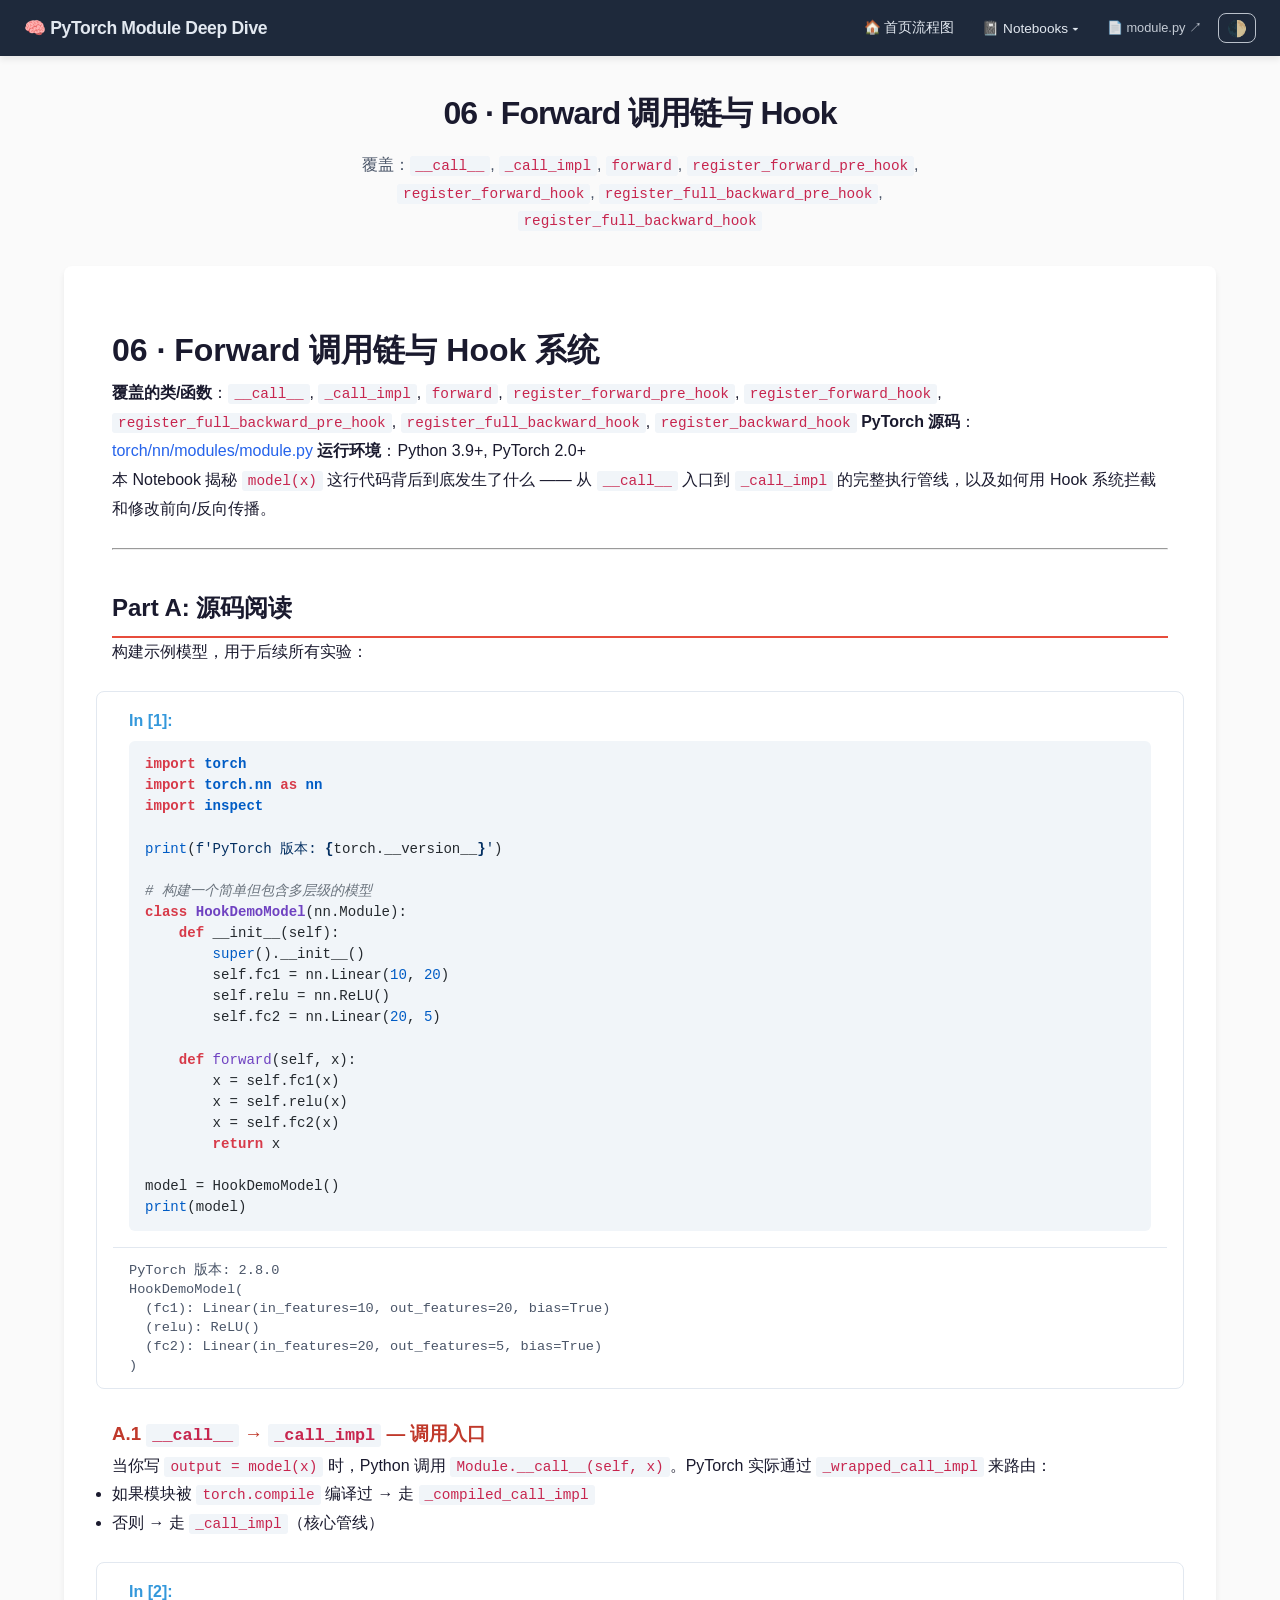
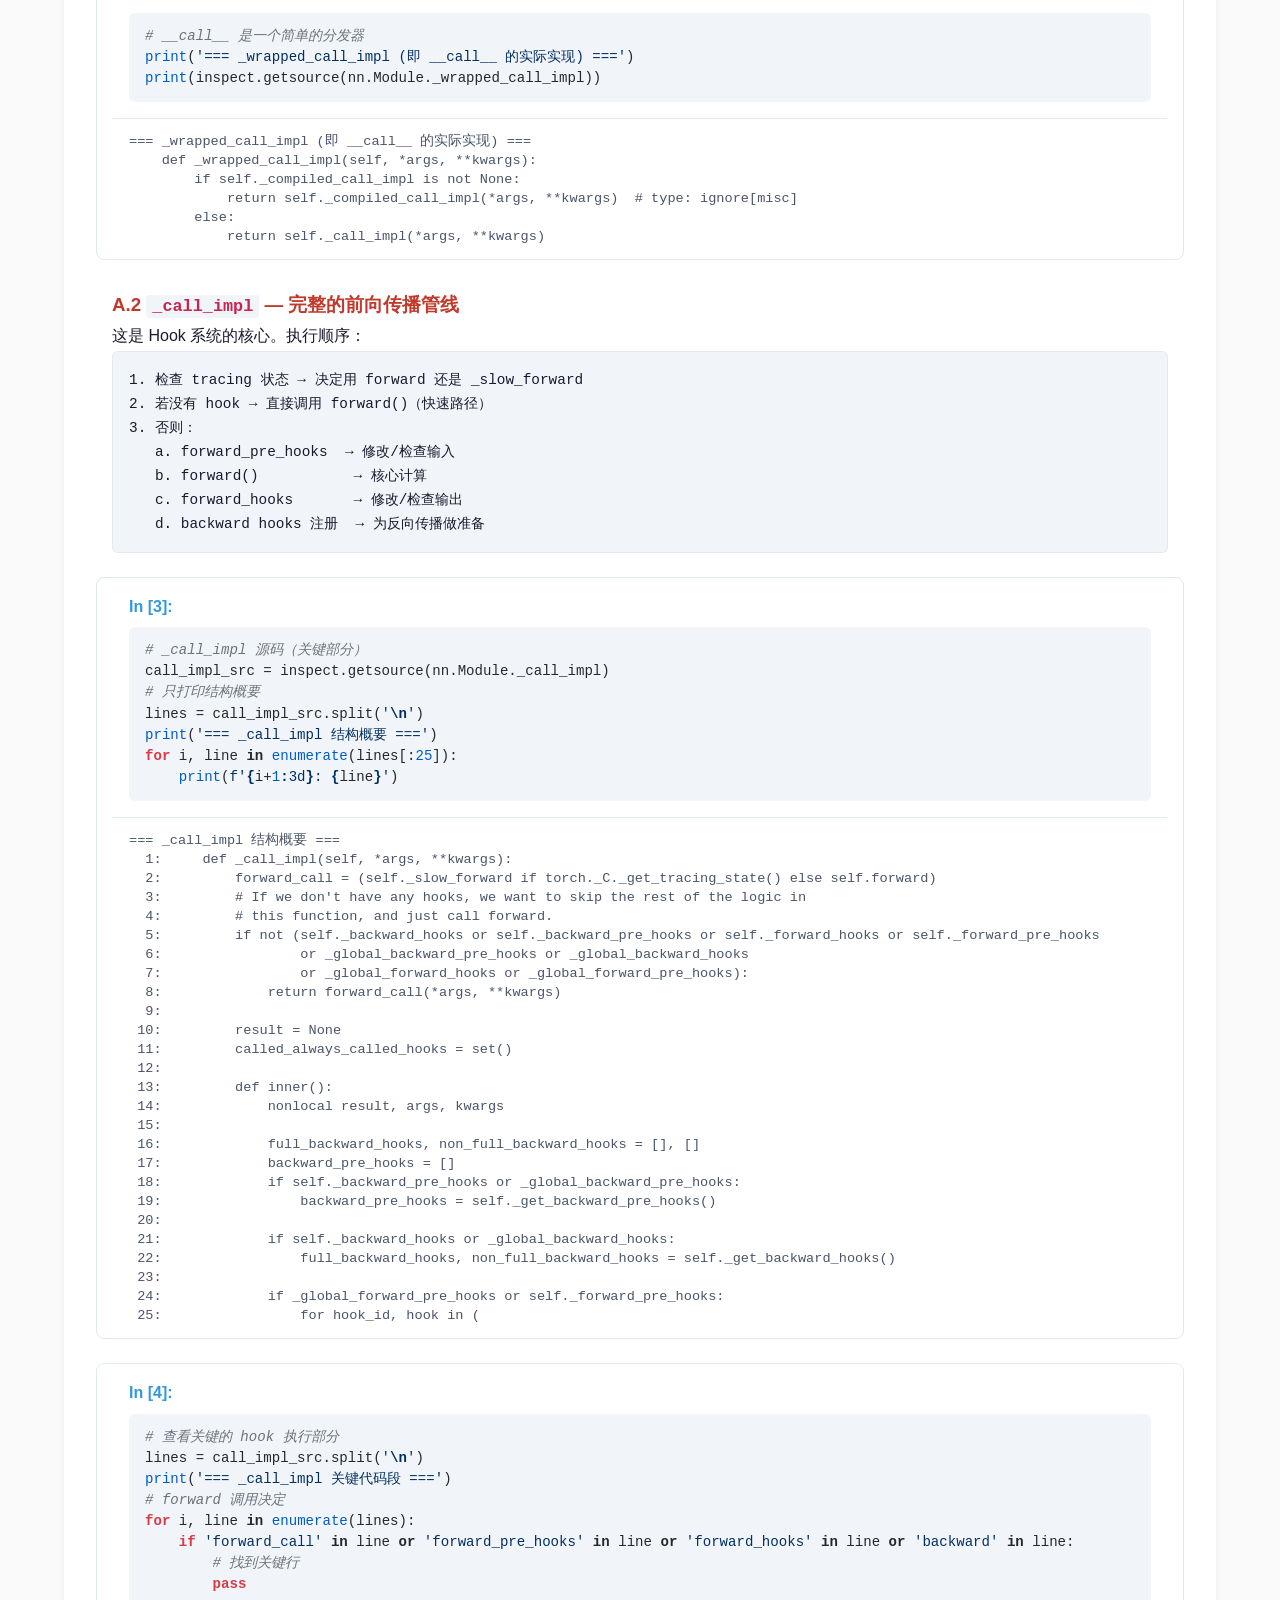
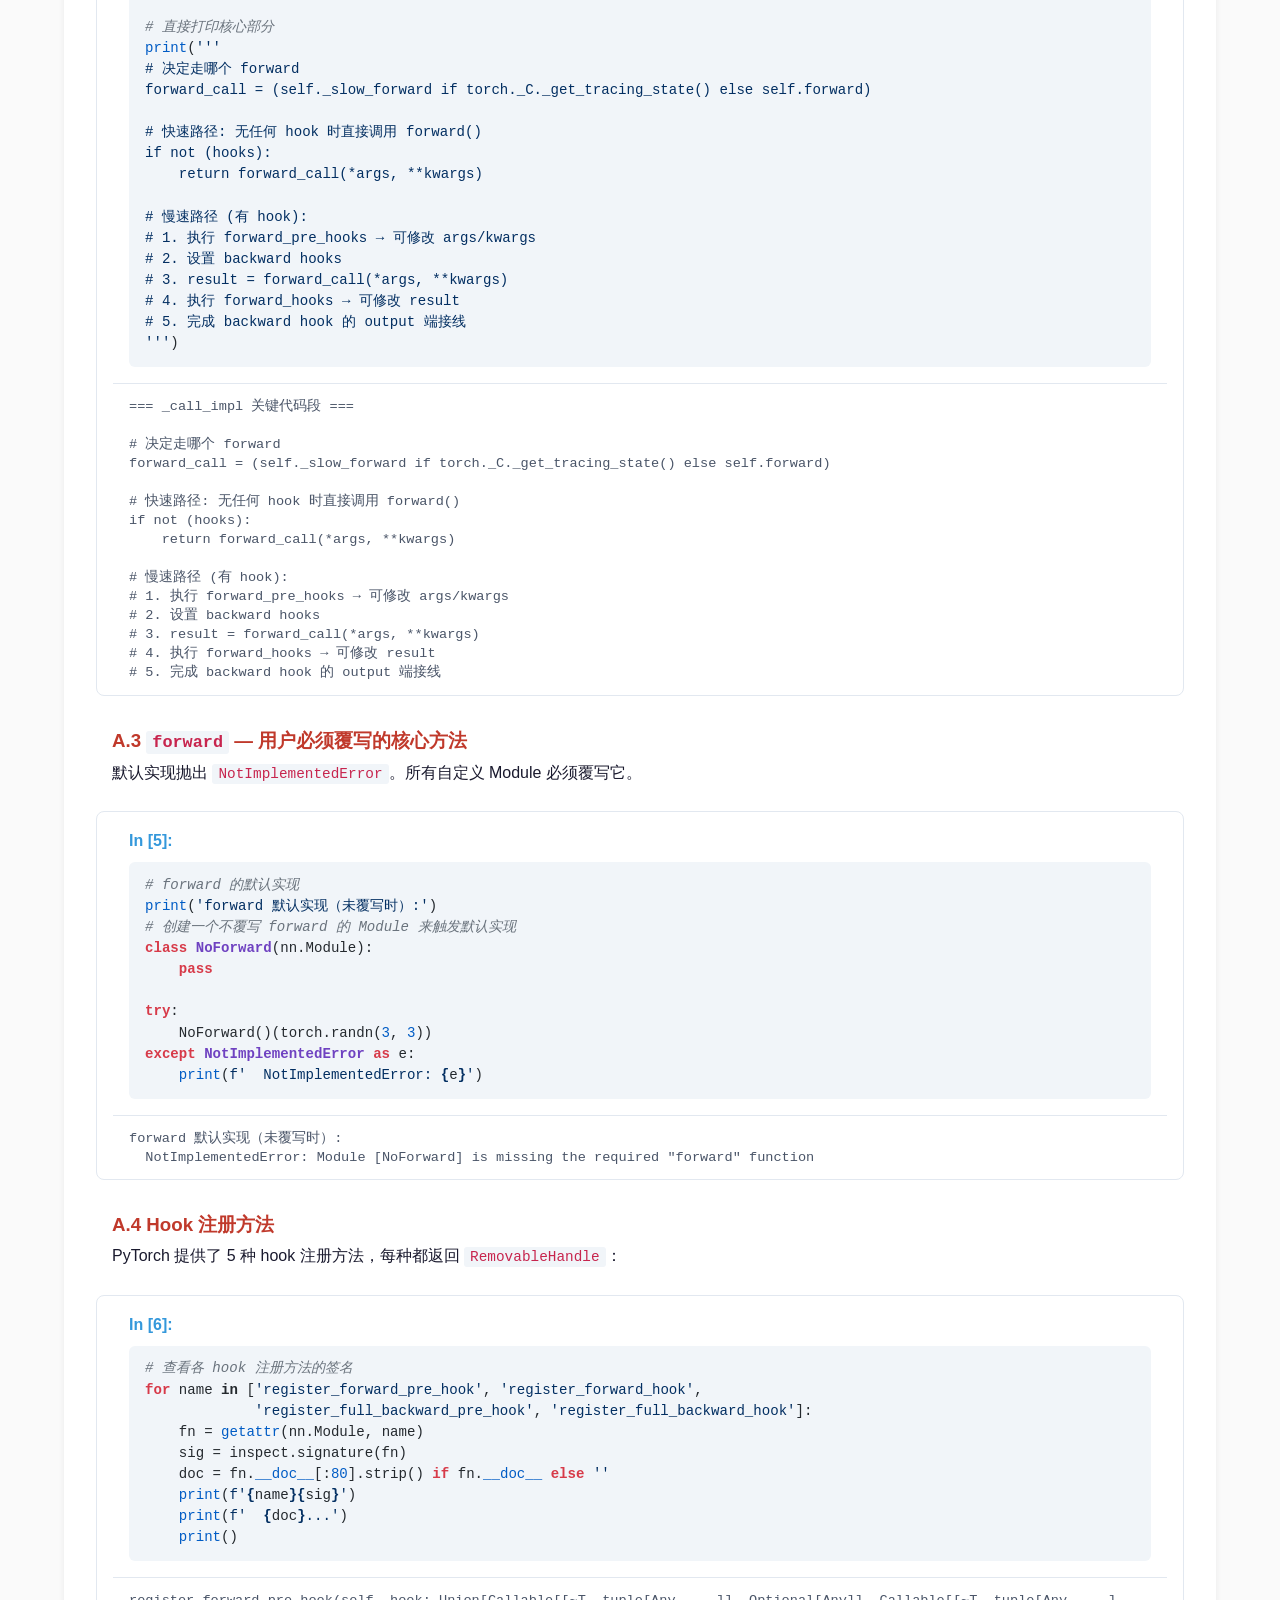
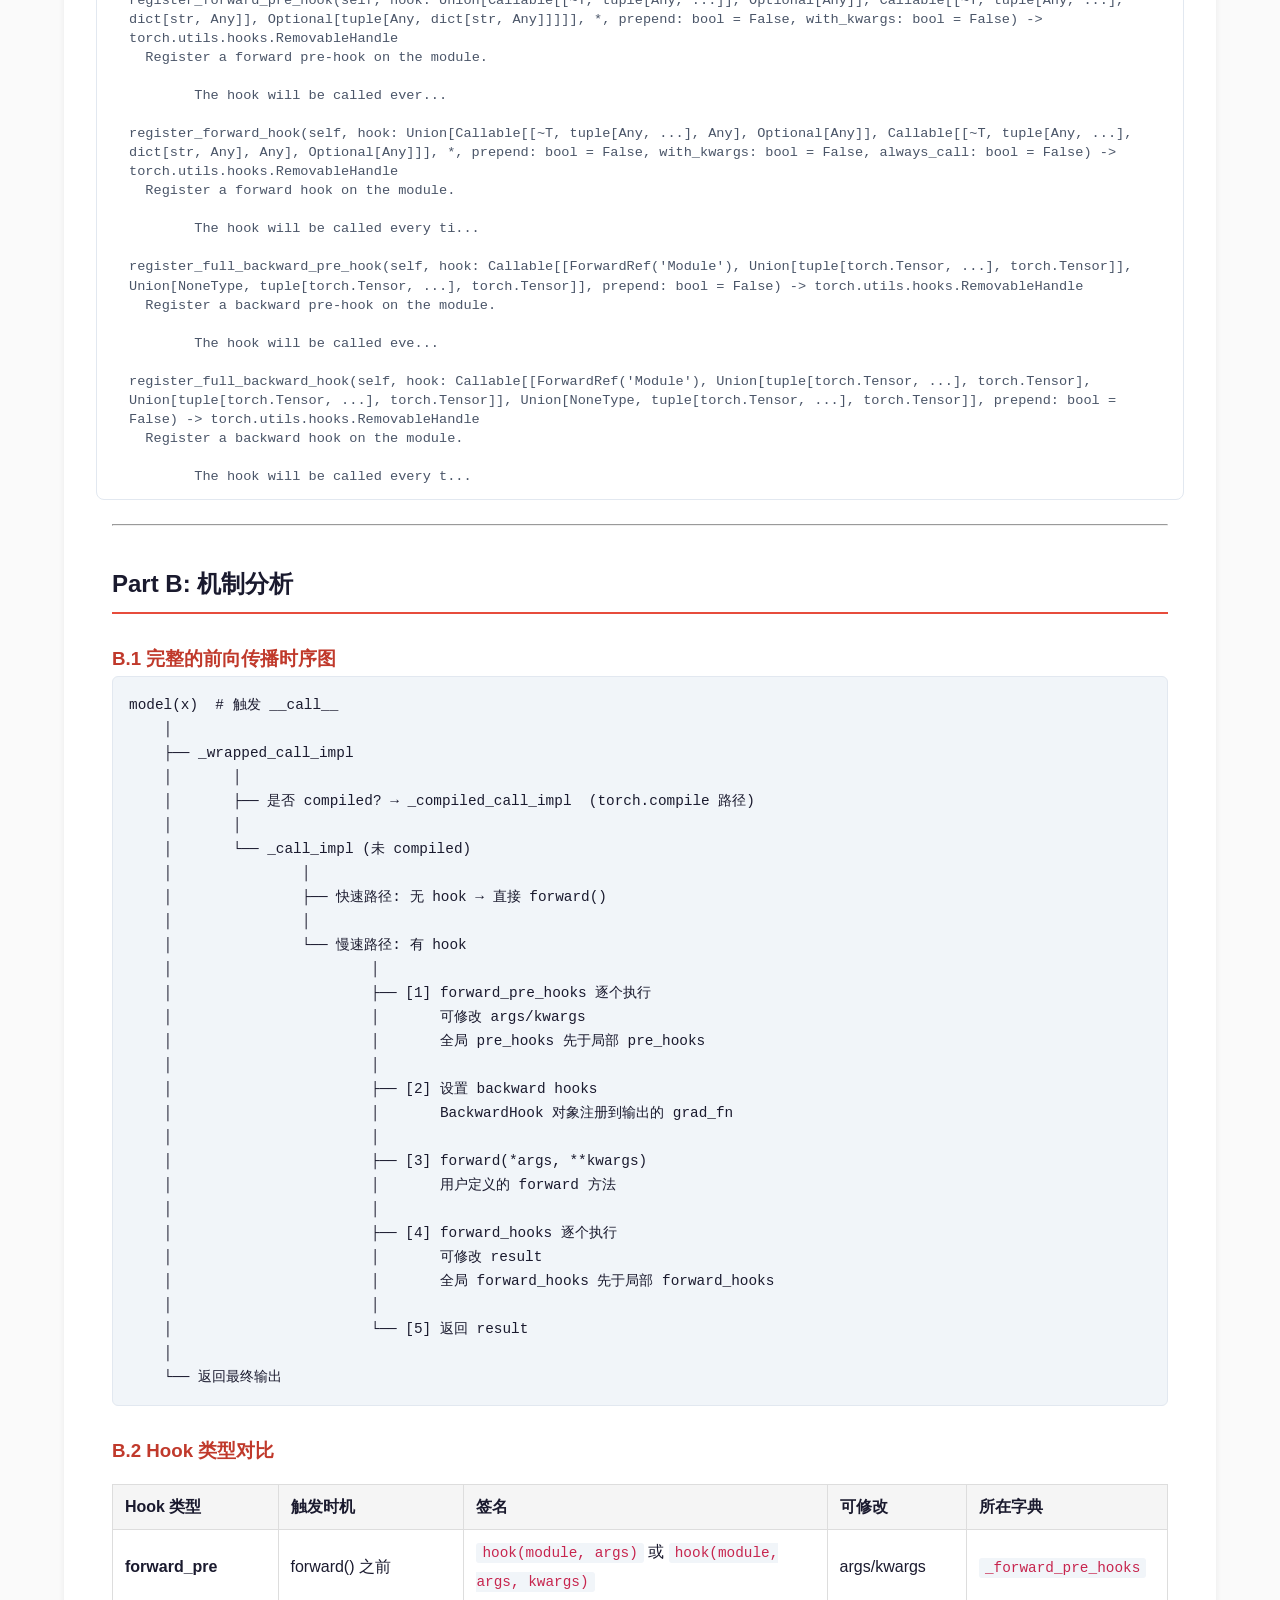
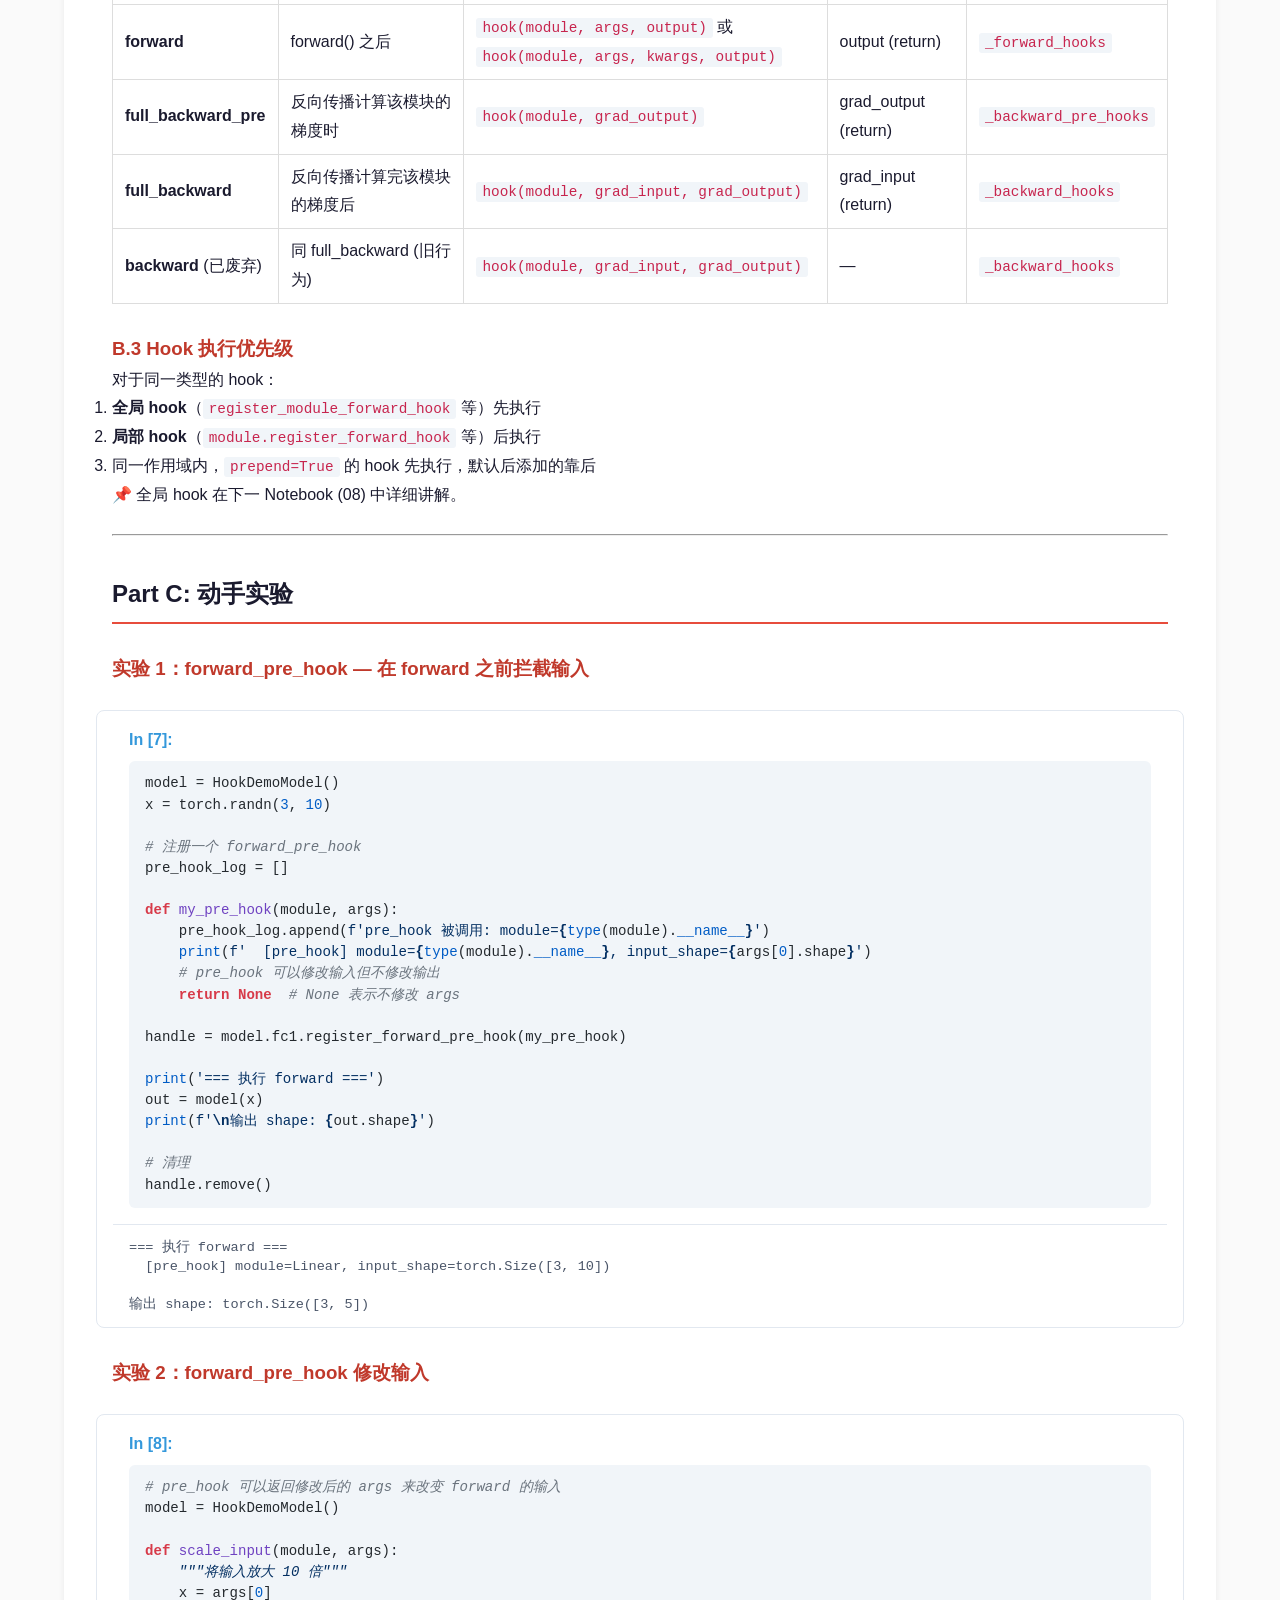
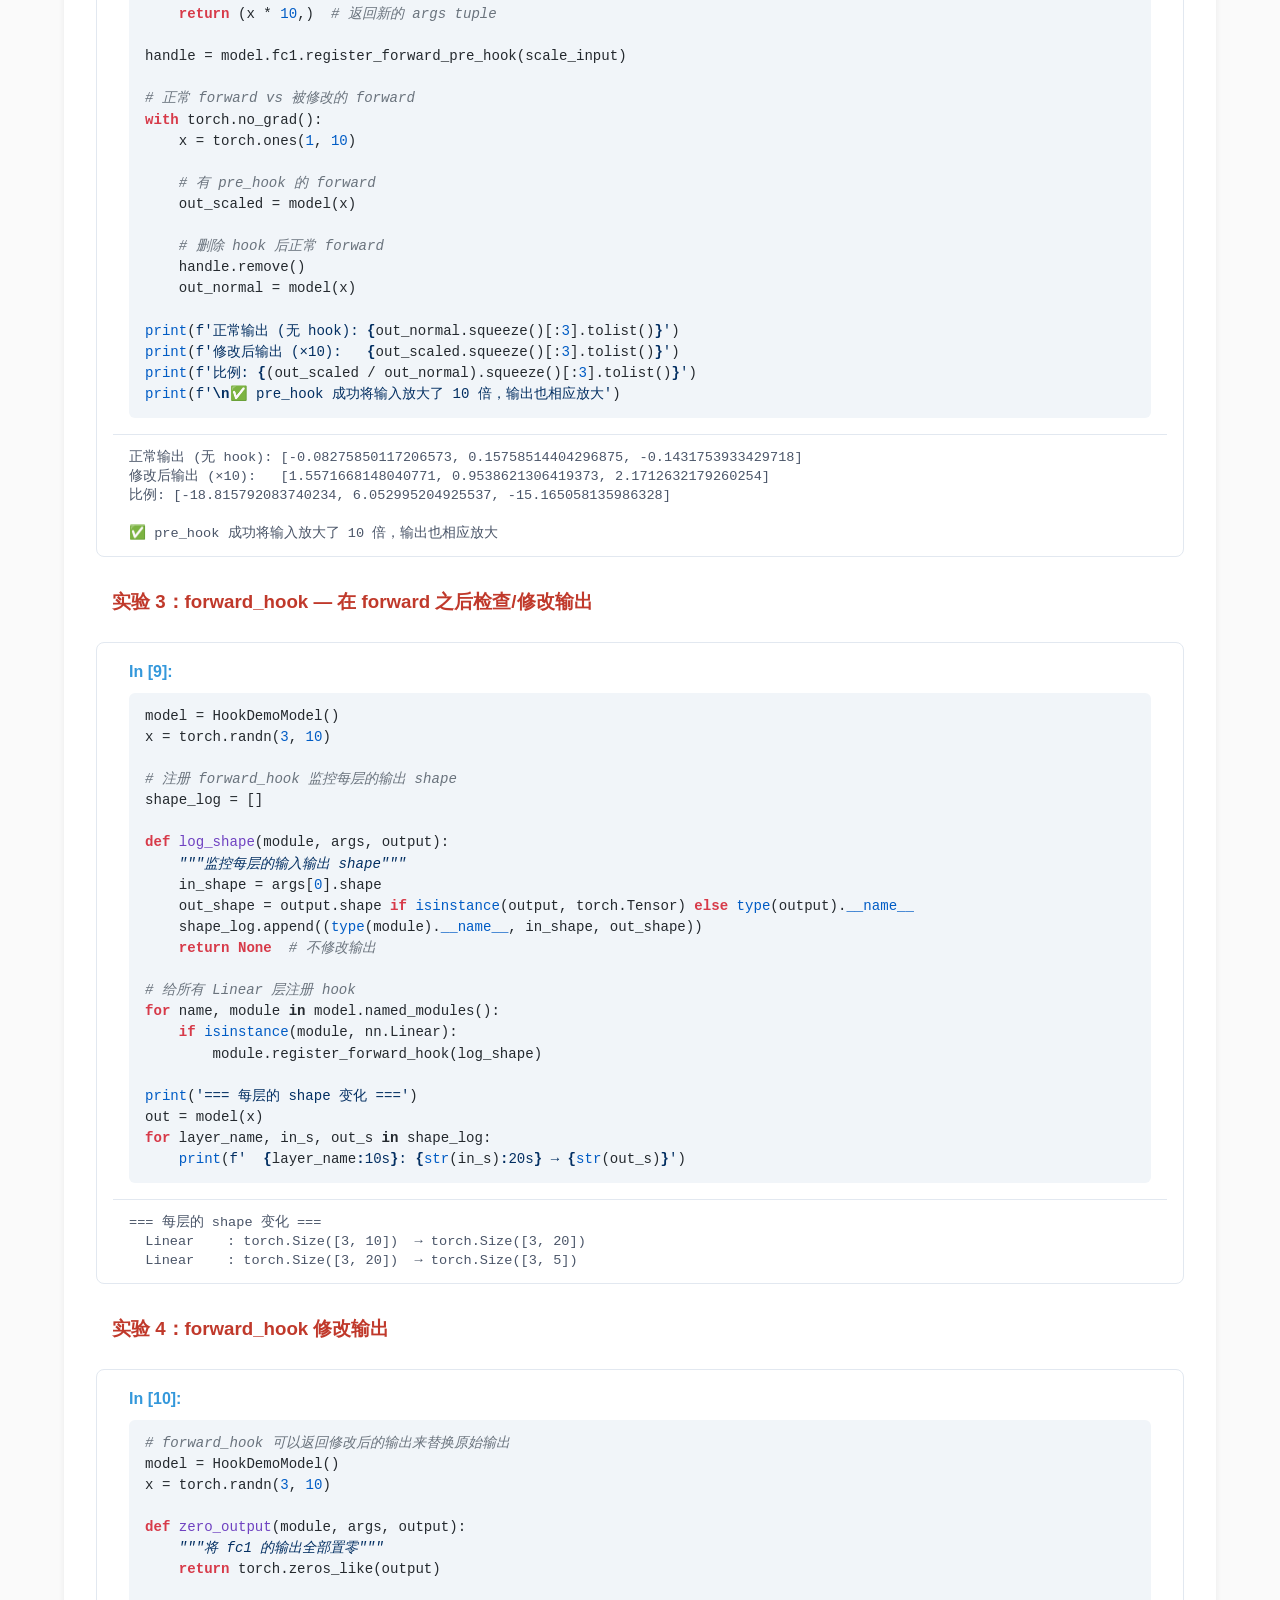
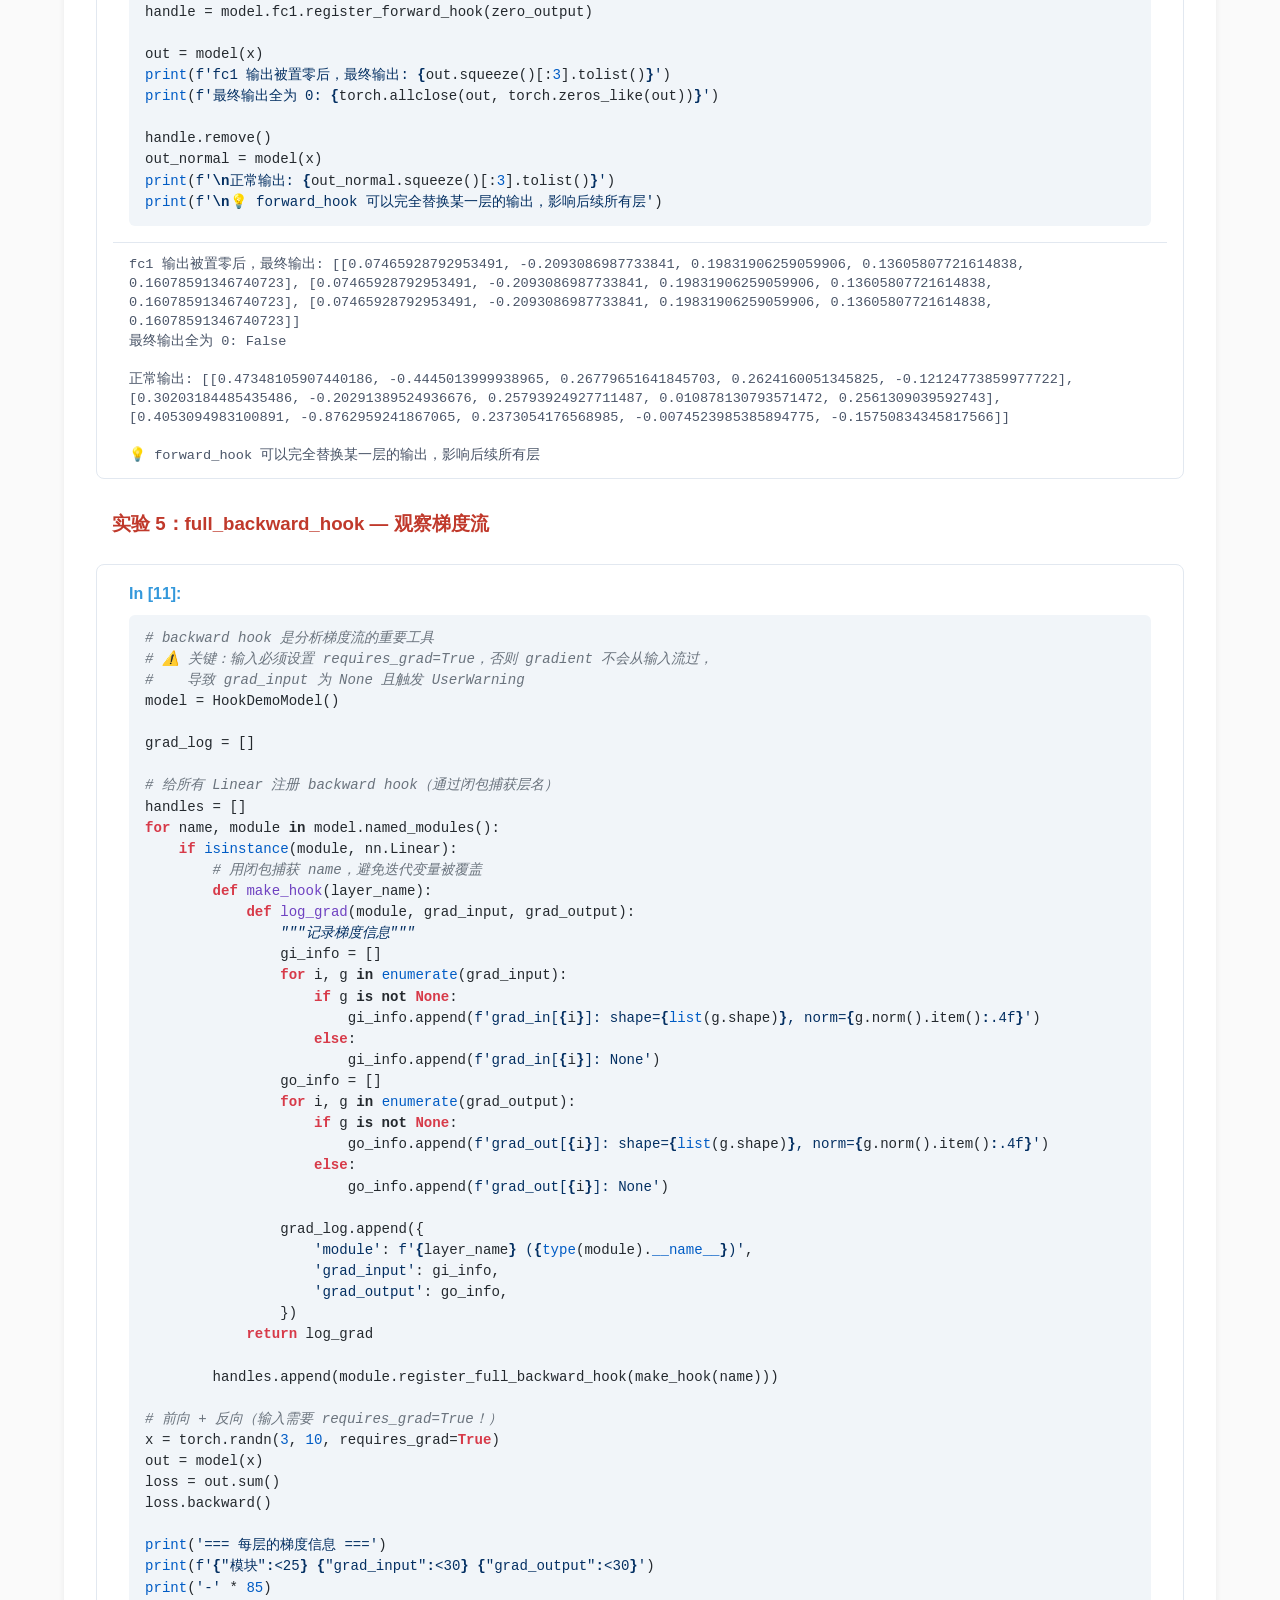
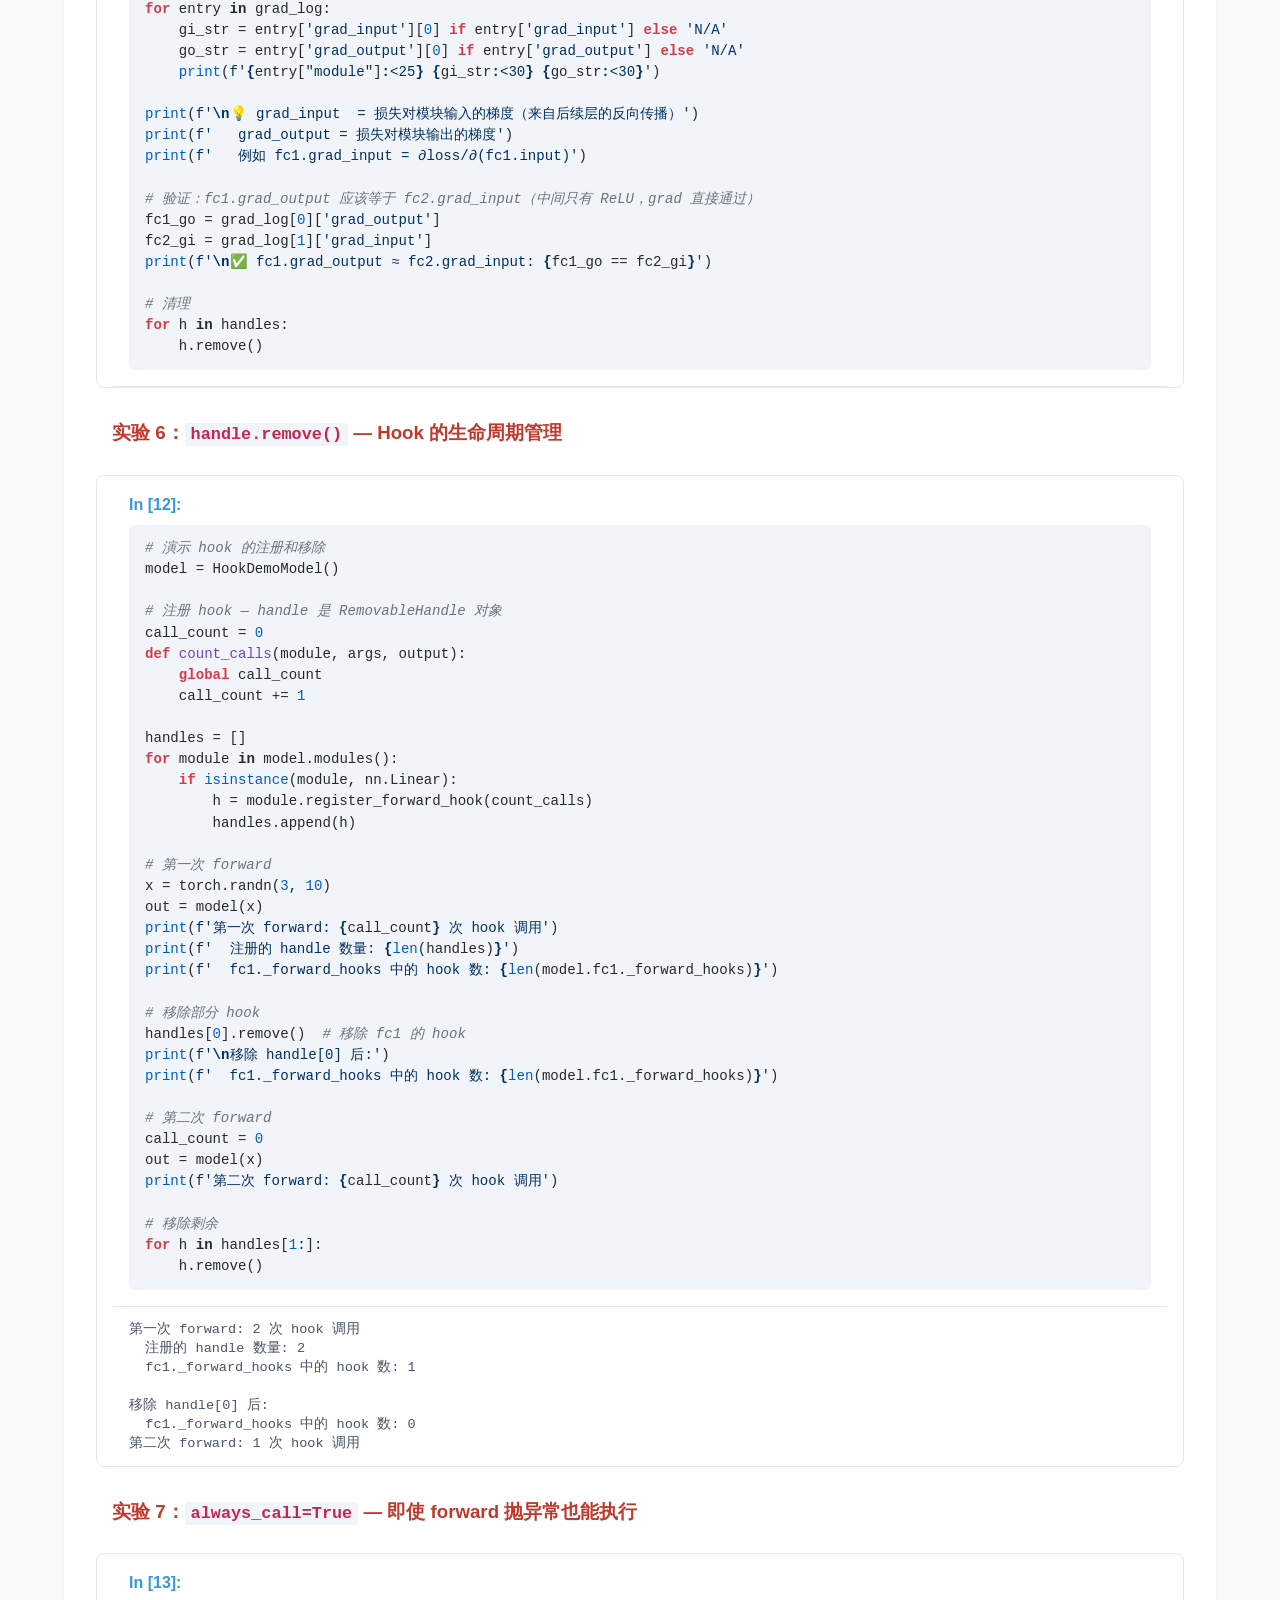
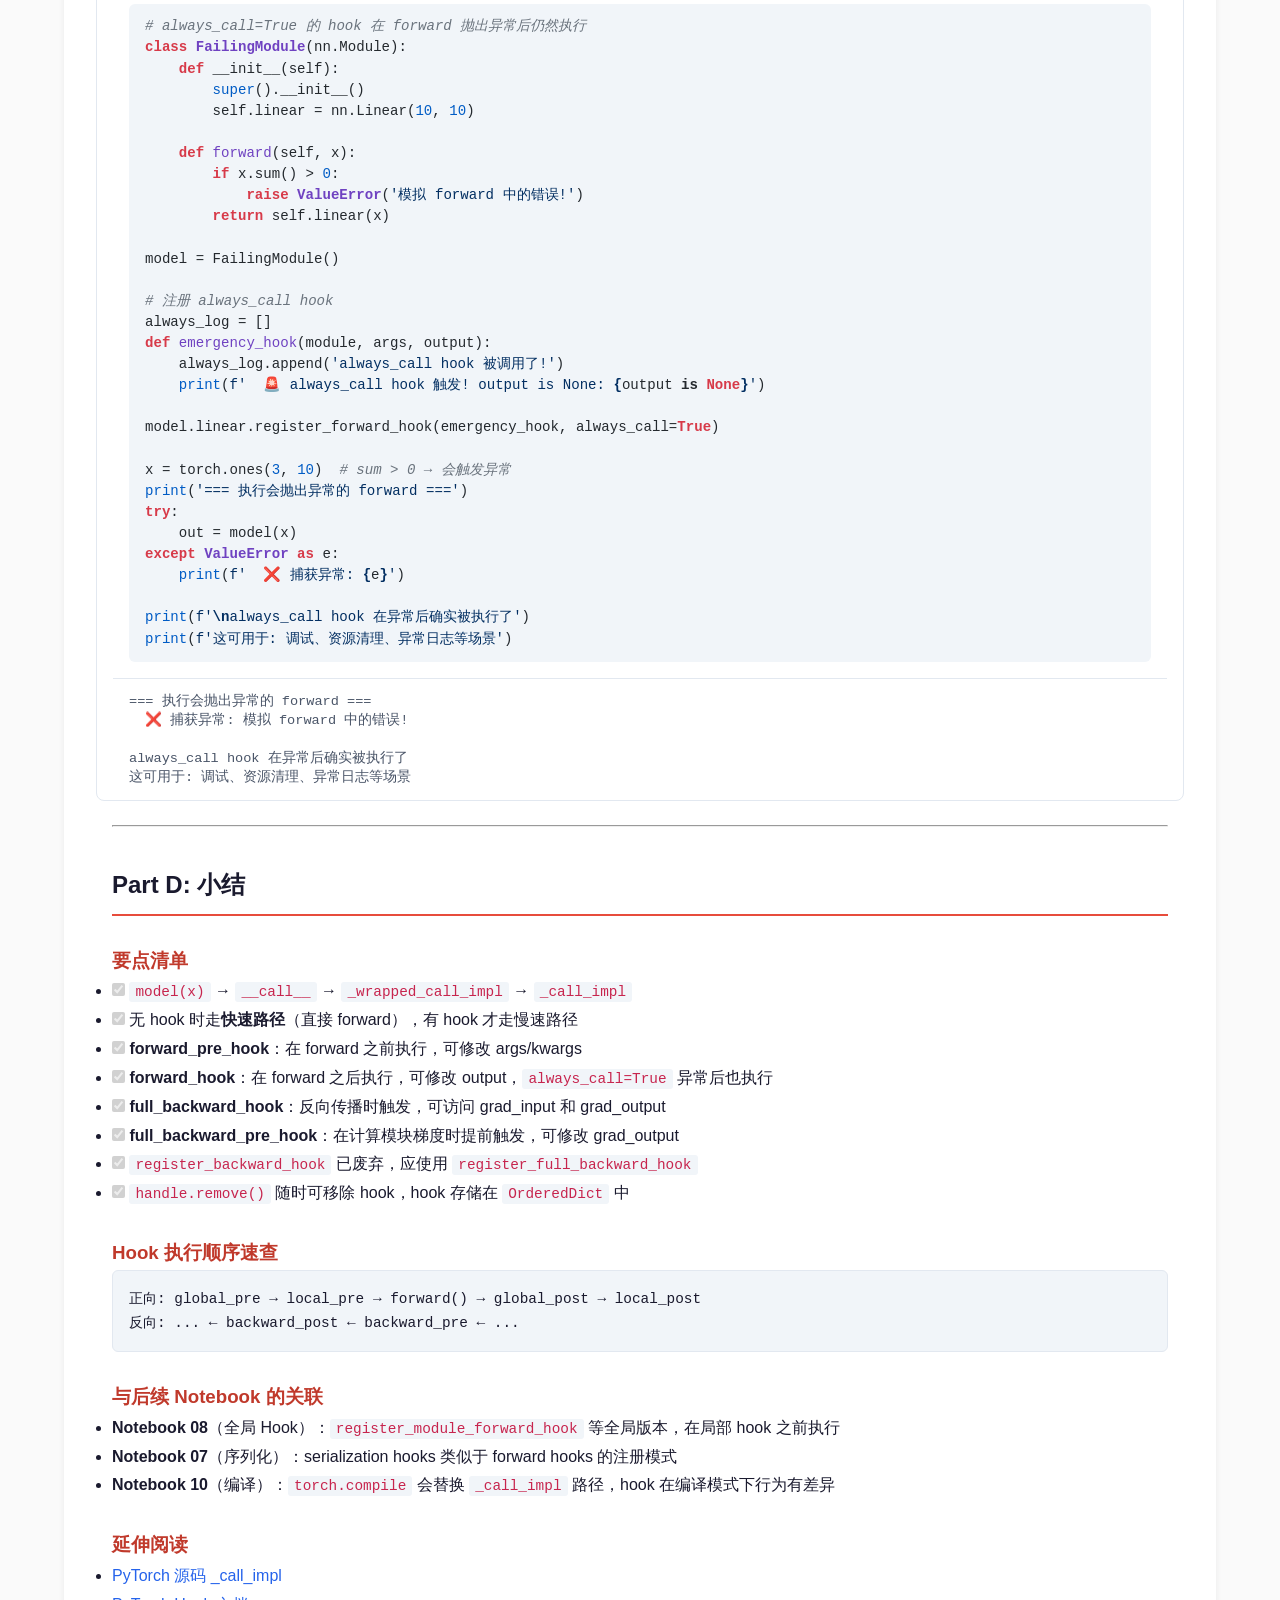
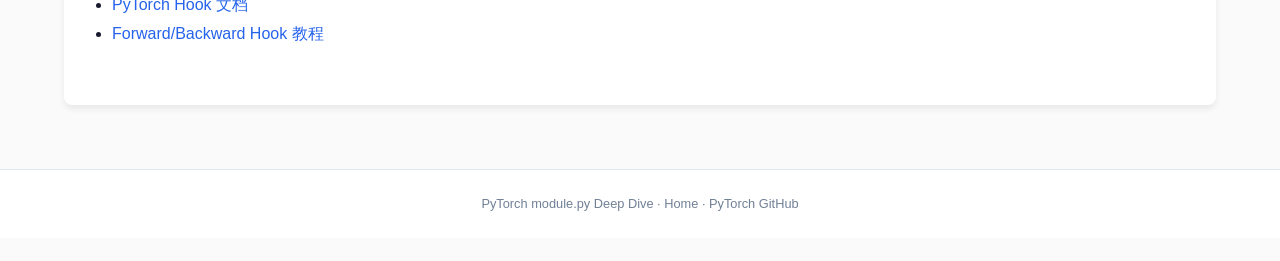
<file: notebooks/html/06_forward_and_hooks.html>
<!DOCTYPE html>
<html lang="zh-CN">
<head>
    <meta charset="UTF-8">
    <meta name="viewport" content="width=device-width, initial-scale=1.0">
    <title>06 · Forward 调用链与 Hook — PyTorch module.py Deep Dive</title>
    <link rel="stylesheet" href="../../css/style.css">
    <style>
        /* ============================================================
           Pygments syntax highlighting — uses site CSS variables
           ============================================================ */
        pre { line-height: 125%; }
td.linenos .normal { color: inherit; background-color: transparent; padding-left: 5px; padding-right: 5px; }
span.linenos { color: inherit; background-color: transparent; padding-left: 5px; padding-right: 5px; }
td.linenos .special { color: #000000; background-color: #ffffc0; padding-left: 5px; padding-right: 5px; }
span.linenos.special { color: #000000; background-color: #ffffc0; padding-left: 5px; padding-right: 5px; }
.highlight .hll { background-color: #ffffcc }
.highlight { background: #f8f8f8; }
.highlight .c { color: #3D7B7B; font-style: italic } /* Comment */
.highlight .err { border: 1px solid #F00 } /* Error */
.highlight .k { color: #008000; font-weight: bold } /* Keyword */
.highlight .o { color: #666 } /* Operator */
.highlight .ch { color: #3D7B7B; font-style: italic } /* Comment.Hashbang */
.highlight .cm { color: #3D7B7B; font-style: italic } /* Comment.Multiline */
.highlight .cp { color: #9C6500 } /* Comment.Preproc */
.highlight .cpf { color: #3D7B7B; font-style: italic } /* Comment.PreprocFile */
.highlight .c1 { color: #3D7B7B; font-style: italic } /* Comment.Single */
.highlight .cs { color: #3D7B7B; font-style: italic } /* Comment.Special */
.highlight .gd { color: #A00000 } /* Generic.Deleted */
.highlight .ge { font-style: italic } /* Generic.Emph */
.highlight .ges { font-weight: bold; font-style: italic } /* Generic.EmphStrong */
.highlight .gr { color: #E40000 } /* Generic.Error */
.highlight .gh { color: #000080; font-weight: bold } /* Generic.Heading */
.highlight .gi { color: #008400 } /* Generic.Inserted */
.highlight .go { color: #717171 } /* Generic.Output */
.highlight .gp { color: #000080; font-weight: bold } /* Generic.Prompt */
.highlight .gs { font-weight: bold } /* Generic.Strong */
.highlight .gu { color: #800080; font-weight: bold } /* Generic.Subheading */
.highlight .gt { color: #04D } /* Generic.Traceback */
.highlight .kc { color: #008000; font-weight: bold } /* Keyword.Constant */
.highlight .kd { color: #008000; font-weight: bold } /* Keyword.Declaration */
.highlight .kn { color: #008000; font-weight: bold } /* Keyword.Namespace */
.highlight .kp { color: #008000 } /* Keyword.Pseudo */
.highlight .kr { color: #008000; font-weight: bold } /* Keyword.Reserved */
.highlight .kt { color: #B00040 } /* Keyword.Type */
.highlight .m { color: #666 } /* Literal.Number */
.highlight .s { color: #BA2121 } /* Literal.String */
.highlight .na { color: #687822 } /* Name.Attribute */
.highlight .nb { color: #008000 } /* Name.Builtin */
.highlight .nc { color: #00F; font-weight: bold } /* Name.Class */
.highlight .no { color: #800 } /* Name.Constant */
.highlight .nd { color: #A2F } /* Name.Decorator */
.highlight .ni { color: #717171; font-weight: bold } /* Name.Entity */
.highlight .ne { color: #CB3F38; font-weight: bold } /* Name.Exception */
.highlight .nf { color: #00F } /* Name.Function */
.highlight .nl { color: #767600 } /* Name.Label */
.highlight .nn { color: #00F; font-weight: bold } /* Name.Namespace */
.highlight .nt { color: #008000; font-weight: bold } /* Name.Tag */
.highlight .nv { color: #19177C } /* Name.Variable */
.highlight .ow { color: #A2F; font-weight: bold } /* Operator.Word */
.highlight .w { color: #BBB } /* Text.Whitespace */
.highlight .mb { color: #666 } /* Literal.Number.Bin */
.highlight .mf { color: #666 } /* Literal.Number.Float */
.highlight .mh { color: #666 } /* Literal.Number.Hex */
.highlight .mi { color: #666 } /* Literal.Number.Integer */
.highlight .mo { color: #666 } /* Literal.Number.Oct */
.highlight .sa { color: #BA2121 } /* Literal.String.Affix */
.highlight .sb { color: #BA2121 } /* Literal.String.Backtick */
.highlight .sc { color: #BA2121 } /* Literal.String.Char */
.highlight .dl { color: #BA2121 } /* Literal.String.Delimiter */
.highlight .sd { color: #BA2121; font-style: italic } /* Literal.String.Doc */
.highlight .s2 { color: #BA2121 } /* Literal.String.Double */
.highlight .se { color: #AA5D1F; font-weight: bold } /* Literal.String.Escape */
.highlight .sh { color: #BA2121 } /* Literal.String.Heredoc */
.highlight .si { color: #A45A77; font-weight: bold } /* Literal.String.Interpol */
.highlight .sx { color: #008000 } /* Literal.String.Other */
.highlight .sr { color: #A45A77 } /* Literal.String.Regex */
.highlight .s1 { color: #BA2121 } /* Literal.String.Single */
.highlight .ss { color: #19177C } /* Literal.String.Symbol */
.highlight .bp { color: #008000 } /* Name.Builtin.Pseudo */
.highlight .fm { color: #00F } /* Name.Function.Magic */
.highlight .vc { color: #19177C } /* Name.Variable.Class */
.highlight .vg { color: #19177C } /* Name.Variable.Global */
.highlight .vi { color: #19177C } /* Name.Variable.Instance */
.highlight .vm { color: #19177C } /* Name.Variable.Magic */
.highlight .il { color: #666 } /* Literal.Number.Integer.Long */

        /* Override pygments colors with site theme variables */
        .highlight { background: var(--code-bg); }
        .highlight .k, .highlight .kn, .highlight .kd, .highlight .kc, .highlight .kr, .highlight .kt { color: #d73a49; font-weight: bold; }
        .highlight .n, .highlight .nb, .highlight .bp, .highlight .fm { color: #24292e; }
        .highlight .s, .highlight .s1, .highlight .s2, .highlight .sa, .highlight .sb, .highlight .sc, .highlight .sd, .highlight .se, .highlight .sh, .highlight .si, .highlight .sx { color: #032f62; }
        .highlight .mi, .highlight .mf, .highlight .mh, .highlight .mo, .highlight .il, .highlight .m { color: #005cc5; }
        .highlight .c, .highlight .c1, .highlight .cm, .highlight .cp, .highlight .cs, .highlight .ch { color: #6a737d; font-style: italic; }
        .highlight .o, .highlight .ow, .highlight .p { color: #24292e; }
        .highlight .nf, .highlight .nc, .highlight .ne { color: #6f42c1; }
        .highlight .nn, .highlight .no { color: #005cc5; }
        .highlight .nd { color: #6f42c1; }
        .highlight .vm, .highlight .nb { color: #005cc5; }
        .highlight .err { color: #cb2431; }

        /* Dark mode overrides */
        [data-theme="dark"] .highlight .k, [data-theme="dark"] .highlight .kn,
        [data-theme="dark"] .highlight .kd, [data-theme="dark"] .highlight .kc,
        [data-theme="dark"] .highlight .kr, [data-theme="dark"] .highlight .kt { color: #ff7b72; font-weight: bold; }
        [data-theme="dark"] .highlight .n, [data-theme="dark"] .highlight .nb,
        [data-theme="dark"] .highlight .bp, [data-theme="dark"] .highlight .fm { color: #c9d1d9; }
        [data-theme="dark"] .highlight .s, [data-theme="dark"] .highlight .s1,
        [data-theme="dark"] .highlight .s2, [data-theme="dark"] .highlight .sa,
        [data-theme="dark"] .highlight .sb, [data-theme="dark"] .highlight .sc,
        [data-theme="dark"] .highlight .sd, [data-theme="dark"] .highlight .se,
        [data-theme="dark"] .highlight .sh, [data-theme="dark"] .highlight .si,
        [data-theme="dark"] .highlight .sx { color: #a5d6ff; }
        [data-theme="dark"] .highlight .mi, [data-theme="dark"] .highlight .mf,
        [data-theme="dark"] .highlight .mh, [data-theme="dark"] .highlight .mo,
        [data-theme="dark"] .highlight .il, [data-theme="dark"] .highlight .m { color: #79c0ff; }
        [data-theme="dark"] .highlight .c, [data-theme="dark"] .highlight .c1,
        [data-theme="dark"] .highlight .cm, [data-theme="dark"] .highlight .cp,
        [data-theme="dark"] .highlight .cs, [data-theme="dark"] .highlight .ch { color: #8b949e; font-style: italic; }
        [data-theme="dark"] .highlight .o, [data-theme="dark"] .highlight .ow,
        [data-theme="dark"] .highlight .p { color: #c9d1d9; }
        [data-theme="dark"] .highlight .nf, [data-theme="dark"] .highlight .nc,
        [data-theme="dark"] .highlight .ne { color: #d2a8ff; }
        [data-theme="dark"] .highlight .nn, [data-theme="dark"] .highlight .no { color: #79c0ff; }
        [data-theme="dark"] .highlight .nd { color: #d2a8ff; }
        [data-theme="dark"] .highlight .vm { color: #79c0ff; }
        [data-theme="dark"] .highlight .err { color: #f85149; }

        /* Notebook cell styling */
        .notebook-cell { margin: 1.5em 0; padding: 0 1em; }
        .notebook-cell.markdown { line-height: 1.8; }
        .notebook-cell.markdown h2 { border-bottom: 2px solid #e74c3c; padding-bottom: 0.3em; margin-top: 1.5em; }
        .notebook-cell.markdown h3 { margin-top: 1.5em; color: #c0392b; }
        .notebook-cell.markdown table { border-collapse: collapse; width: 100%; margin: 1em 0; }
        .notebook-cell.markdown th, .notebook-cell.markdown td { border: 1px solid #ddd; padding: 8px 12px; text-align: left; }
        .notebook-cell.markdown th { background: #f5f5f5; font-weight: 600; }
        .notebook-cell.markdown code { background: var(--code-bg); color: var(--code-text); padding: 2px 6px; border-radius: 3px; font-size: 0.9em; }
        .notebook-cell.markdown pre { background: var(--code-bg); padding: 1em; border-radius: 6px; overflow-x: auto; border: 1px solid var(--border-color); line-height: 1.5; }
        .notebook-cell.markdown pre code { background: none; padding: 0; color: inherit; }
        .notebook-cell.code { background: var(--bg-secondary); border: 1px solid var(--border-color); border-radius: 8px; overflow: hidden; }
        .notebook-cell.code .input-area { padding: 1em; border-bottom: 1px solid var(--border-color); }
        .notebook-cell.code .input-area .highlight { background: var(--code-bg); padding: 0.8em 1em; border-radius: 6px; overflow-x: auto; }
        .notebook-cell.code .input-area .highlight pre { margin: 0; white-space: pre-wrap; font-family: 'SF Mono','Menlo','Monaco','Courier New',monospace; font-size: 0.88em; line-height: 1.5; }
        .notebook-cell.code .input-area .in-prompt { color: #3498db; font-weight: bold; margin-bottom: 0.5em; }
        .notebook-cell.code .output-area { padding: 0.8em 1em; }
        .notebook-cell.code .output-area pre { margin: 0; white-space: pre-wrap; font-family: 'SF Mono','Menlo','Monaco','Courier New',monospace; font-size: 0.85em; line-height: 1.4; color: var(--text-secondary); }
        blockquote.tip { border-left: 4px solid #27ae60; padding: 0.5em 1em; margin: 1em 0; background: #f0fff4; border-radius: 0 6px 6px 0; }
        blockquote.warning { border-left: 4px solid #f39c12; padding: 0.5em 1em; margin: 1em 0; background: #fffdf0; border-radius: 0 6px 6px 0; }

        /* Dark mode overrides for notebook cells */
        [data-theme="dark"] .notebook-cell.markdown h2 { border-bottom-color: #e74c3c; }
        [data-theme="dark"] .notebook-cell.markdown h3 { color: #e74c3c; }
        [data-theme="dark"] .notebook-cell.markdown th { background: var(--bg-tertiary); }
        [data-theme="dark"] .notebook-cell.markdown th, [data-theme="dark"] .notebook-cell.markdown td { border-color: var(--border-color); }
        [data-theme="dark"] .notebook-cell.code { background: var(--bg-secondary); border-color: var(--border-color); }
        [data-theme="dark"] .notebook-cell.code .input-area { border-bottom-color: var(--border-color); }
        [data-theme="dark"] .notebook-cell.code .input-area .in-prompt { color: #60a5fa; }
        [data-theme="dark"] blockquote.tip { background: #064e3b; color: #d1fae5; }
        [data-theme="dark"] blockquote.warning { background: #78350f; color: #fef3c7; }
    </style>
</head>
<body>
<nav class="navbar">
    <div class="nav-brand"><a href="../../index.html" class="nav-logo">🧠 PyTorch Module Deep Dive</a></div>
    <div class="nav-links">
        <a href="../../index.html" class="nav-item">🏠 首页流程图</a>
        <div class="nav-dropdown">
            <button class="nav-dropbtn">📓 Notebooks ▾</button>
            <div class="nav-dropdown-content">
                <a href="01_module_initialization.html" class="nav-item">01 · Module 初始化与属性拦截</a>
                <a href="02_parameter_and_buffer.html" class="nav-item">02 · Parameter 与 Buffer</a>
                <a href="03_module_hierarchy.html" class="nav-item">03 · Module 层级导航</a>
                <a href="04_device_and_dtype.html" class="nav-item">04 · 设备迁移与类型转换</a>
                <a href="05_training_mode.html" class="nav-item">05 · 训练模式与梯度管理</a>
                <a href="06_forward_and_hooks.html" class="nav-item">06 · Forward 调用链与 Hook</a>
                <a href="07_state_serialization.html" class="nav-item active">07 · 状态序列化</a>
                <a href="08_global_hooks_and_advanced.html" class="nav-item">08 · 全局 Hook 与高级机制</a>
                <a href="09_containers.html" class="nav-item">09 · 容器类</a>
                <a href="10_compilation_and_internals.html" class="nav-item">10 · 编译系统与内部细节</a>
            </div>
        </div>
        <a href="https://github.com/pytorch/pytorch/blob/main/torch/nn/modules/module.py" target="_blank" class="nav-item nav-source">📄 module.py ↗</a>
        <button id="themeToggle" class="nav-item theme-btn" title="切换主题">🌓</button>
    </div>
</nav>
<main class="main-content">
    <header class="page-header">
        <h1>06 · Forward 调用链与 Hook</h1>
        <p class="subtitle">覆盖：<code>__call__</code>, <code>_call_impl</code>, <code>forward</code>, <code>register_forward_pre_hook</code>, <code>register_forward_hook</code>, <code>register_full_backward_pre_hook</code>, <code>register_full_backward_hook</code></p>
    </header>
    <div class="diagram-container">

<div class="notebook-cell markdown">
<h1>06 · Forward 调用链与 Hook 系统</h1>

<blockquote><strong>覆盖的类/函数</strong>：<code>__call__</code>, <code>_call_impl</code>, <code>forward</code>, <code>register_forward_pre_hook</code>, <code>register_forward_hook</code>, <code>register_full_backward_pre_hook</code>, <code>register_full_backward_hook</code>, <code>register_backward_hook</code>  
<strong>PyTorch 源码</strong>：<a href="https://github.com/pytorch/pytorch/blob/main/torch/nn/modules/module.py" target="_blank">torch/nn/modules/module.py</a>  
<strong>运行环境</strong>：Python 3.9+, PyTorch 2.0+</blockquote>

<p>本 Notebook 揭秘 <code>model(x)</code> 这行代码背后到底发生了什么 —— 从 <code>__call__</code> 入口到 <code>_call_impl</code> 的完整执行管线，以及如何用 Hook 系统拦截和修改前向/反向传播。</p>
</div>
<div class="notebook-cell markdown">
<hr>

<h2>Part A: 源码阅读</h2>

<p>构建示例模型，用于后续所有实验：</p>
</div>
<div class="notebook-cell code">
<div class="input-area">
<div class="in-prompt">In [1]:</div>
<div class="highlight"><pre><span class="kn">import</span><span class="w"> </span><span class="nn">torch</span>
<span class="kn">import</span><span class="w"> </span><span class="nn">torch.nn</span><span class="w"> </span><span class="k">as</span><span class="w"> </span><span class="nn">nn</span>
<span class="kn">import</span><span class="w"> </span><span class="nn">inspect</span>

<span class="nb">print</span><span class="p">(</span><span class="sa">f</span><span class="s1">&#39;PyTorch 版本: </span><span class="si">{</span><span class="n">torch</span><span class="o">.</span><span class="n">__version__</span><span class="si">}</span><span class="s1">&#39;</span><span class="p">)</span>

<span class="c1"># 构建一个简单但包含多层级的模型</span>
<span class="k">class</span><span class="w"> </span><span class="nc">HookDemoModel</span><span class="p">(</span><span class="n">nn</span><span class="o">.</span><span class="n">Module</span><span class="p">):</span>
    <span class="k">def</span><span class="w"> </span><span class="fm">__init__</span><span class="p">(</span><span class="bp">self</span><span class="p">):</span>
        <span class="nb">super</span><span class="p">()</span><span class="o">.</span><span class="fm">__init__</span><span class="p">()</span>
        <span class="bp">self</span><span class="o">.</span><span class="n">fc1</span> <span class="o">=</span> <span class="n">nn</span><span class="o">.</span><span class="n">Linear</span><span class="p">(</span><span class="mi">10</span><span class="p">,</span> <span class="mi">20</span><span class="p">)</span>
        <span class="bp">self</span><span class="o">.</span><span class="n">relu</span> <span class="o">=</span> <span class="n">nn</span><span class="o">.</span><span class="n">ReLU</span><span class="p">()</span>
        <span class="bp">self</span><span class="o">.</span><span class="n">fc2</span> <span class="o">=</span> <span class="n">nn</span><span class="o">.</span><span class="n">Linear</span><span class="p">(</span><span class="mi">20</span><span class="p">,</span> <span class="mi">5</span><span class="p">)</span>

    <span class="k">def</span><span class="w"> </span><span class="nf">forward</span><span class="p">(</span><span class="bp">self</span><span class="p">,</span> <span class="n">x</span><span class="p">):</span>
        <span class="n">x</span> <span class="o">=</span> <span class="bp">self</span><span class="o">.</span><span class="n">fc1</span><span class="p">(</span><span class="n">x</span><span class="p">)</span>
        <span class="n">x</span> <span class="o">=</span> <span class="bp">self</span><span class="o">.</span><span class="n">relu</span><span class="p">(</span><span class="n">x</span><span class="p">)</span>
        <span class="n">x</span> <span class="o">=</span> <span class="bp">self</span><span class="o">.</span><span class="n">fc2</span><span class="p">(</span><span class="n">x</span><span class="p">)</span>
        <span class="k">return</span> <span class="n">x</span>

<span class="n">model</span> <span class="o">=</span> <span class="n">HookDemoModel</span><span class="p">()</span>
<span class="nb">print</span><span class="p">(</span><span class="n">model</span><span class="p">)</span>
</pre></div>
</div>
<div class="output-area">
<pre><span class="go">PyTorch 版本: 2.8.0</span>
<span class="go">HookDemoModel(</span>
<span class="go">  (fc1): Linear(in_features=10, out_features=20, bias=True)</span>
<span class="go">  (relu): ReLU()</span>
<span class="go">  (fc2): Linear(in_features=20, out_features=5, bias=True)</span>
<span class="go">)</span>
</pre>
</div>
</div>
<div class="notebook-cell markdown">
<h3>A.1 <code>__call__</code> → <code>_call_impl</code> — 调用入口</h3>

<p>当你写 <code>output = model(x)</code> 时，Python 调用 <code>Module.__call__(self, x)</code>。PyTorch 实际通过 <code>_wrapped_call_impl</code> 来路由：</p>
<ul>
<li>如果模块被 <code>torch.compile</code> 编译过 → 走 <code>_compiled_call_impl</code></li>
<li>否则 → 走 <code>_call_impl</code>（核心管线）</li>
</ul>
</div>
<div class="notebook-cell code">
<div class="input-area">
<div class="in-prompt">In [2]:</div>
<div class="highlight"><pre><span class="c1"># __call__ 是一个简单的分发器</span>
<span class="nb">print</span><span class="p">(</span><span class="s1">&#39;=== _wrapped_call_impl (即 __call__ 的实际实现) ===&#39;</span><span class="p">)</span>
<span class="nb">print</span><span class="p">(</span><span class="n">inspect</span><span class="o">.</span><span class="n">getsource</span><span class="p">(</span><span class="n">nn</span><span class="o">.</span><span class="n">Module</span><span class="o">.</span><span class="n">_wrapped_call_impl</span><span class="p">))</span>
</pre></div>
</div>
<div class="output-area">
<pre><span class="go">=== _wrapped_call_impl (即 __call__ 的实际实现) ===</span>
<span class="go">    def _wrapped_call_impl(self, *args, **kwargs):</span>
<span class="go">        if self._compiled_call_impl is not None:</span>
<span class="go">            return self._compiled_call_impl(*args, **kwargs)  # type: ignore[misc]</span>
<span class="go">        else:</span>
<span class="go">            return self._call_impl(*args, **kwargs)</span>
</pre>
</div>
</div>
<div class="notebook-cell markdown">
<h3>A.2 <code>_call_impl</code> — 完整的前向传播管线</h3>

<p>这是 Hook 系统的核心。执行顺序：</p>

<pre><code>1. 检查 tracing 状态 → 决定用 forward 还是 _slow_forward
2. 若没有 hook → 直接调用 forward()（快速路径）
3. 否则：
   a. forward_pre_hooks  → 修改/检查输入
   b. forward()           → 核心计算
   c. forward_hooks       → 修改/检查输出
   d. backward hooks 注册  → 为反向传播做准备</code></pre>
</div>
<div class="notebook-cell code">
<div class="input-area">
<div class="in-prompt">In [3]:</div>
<div class="highlight"><pre><span class="c1"># _call_impl 源码（关键部分）</span>
<span class="n">call_impl_src</span> <span class="o">=</span> <span class="n">inspect</span><span class="o">.</span><span class="n">getsource</span><span class="p">(</span><span class="n">nn</span><span class="o">.</span><span class="n">Module</span><span class="o">.</span><span class="n">_call_impl</span><span class="p">)</span>
<span class="c1"># 只打印结构概要</span>
<span class="n">lines</span> <span class="o">=</span> <span class="n">call_impl_src</span><span class="o">.</span><span class="n">split</span><span class="p">(</span><span class="s1">&#39;</span><span class="se">\n</span><span class="s1">&#39;</span><span class="p">)</span>
<span class="nb">print</span><span class="p">(</span><span class="s1">&#39;=== _call_impl 结构概要 ===&#39;</span><span class="p">)</span>
<span class="k">for</span> <span class="n">i</span><span class="p">,</span> <span class="n">line</span> <span class="ow">in</span> <span class="nb">enumerate</span><span class="p">(</span><span class="n">lines</span><span class="p">[:</span><span class="mi">25</span><span class="p">]):</span>
    <span class="nb">print</span><span class="p">(</span><span class="sa">f</span><span class="s1">&#39;</span><span class="si">{</span><span class="n">i</span><span class="o">+</span><span class="mi">1</span><span class="si">:</span><span class="s1">3d</span><span class="si">}</span><span class="s1">: </span><span class="si">{</span><span class="n">line</span><span class="si">}</span><span class="s1">&#39;</span><span class="p">)</span>
</pre></div>
</div>
<div class="output-area">
<pre><span class="go">=== _call_impl 结构概要 ===</span>
<span class="go">  1:     def _call_impl(self, *args, **kwargs):</span>
<span class="go">  2:         forward_call = (self._slow_forward if torch._C._get_tracing_state() else self.forward)</span>
<span class="go">  3:         # If we don&#39;t have any hooks, we want to skip the rest of the logic in</span>
<span class="go">  4:         # this function, and just call forward.</span>
<span class="go">  5:         if not (self._backward_hooks or self._backward_pre_hooks or self._forward_hooks or self._forward_pre_hooks</span>
<span class="go">  6:                 or _global_backward_pre_hooks or _global_backward_hooks</span>
<span class="go">  7:                 or _global_forward_hooks or _global_forward_pre_hooks):</span>
<span class="go">  8:             return forward_call(*args, **kwargs)</span>
<span class="go">  9: </span>
<span class="go"> 10:         result = None</span>
<span class="go"> 11:         called_always_called_hooks = set()</span>
<span class="go"> 12: </span>
<span class="go"> 13:         def inner():</span>
<span class="go"> 14:             nonlocal result, args, kwargs</span>
<span class="go"> 15: </span>
<span class="go"> 16:             full_backward_hooks, non_full_backward_hooks = [], []</span>
<span class="go"> 17:             backward_pre_hooks = []</span>
<span class="go"> 18:             if self._backward_pre_hooks or _global_backward_pre_hooks:</span>
<span class="go"> 19:                 backward_pre_hooks = self._get_backward_pre_hooks()</span>
<span class="go"> 20: </span>
<span class="go"> 21:             if self._backward_hooks or _global_backward_hooks:</span>
<span class="go"> 22:                 full_backward_hooks, non_full_backward_hooks = self._get_backward_hooks()</span>
<span class="go"> 23: </span>
<span class="go"> 24:             if _global_forward_pre_hooks or self._forward_pre_hooks:</span>
<span class="go"> 25:                 for hook_id, hook in (</span>
</pre>
</div>
</div>
<div class="notebook-cell code">
<div class="input-area">
<div class="in-prompt">In [4]:</div>
<div class="highlight"><pre><span class="c1"># 查看关键的 hook 执行部分</span>
<span class="n">lines</span> <span class="o">=</span> <span class="n">call_impl_src</span><span class="o">.</span><span class="n">split</span><span class="p">(</span><span class="s1">&#39;</span><span class="se">\n</span><span class="s1">&#39;</span><span class="p">)</span>
<span class="nb">print</span><span class="p">(</span><span class="s1">&#39;=== _call_impl 关键代码段 ===&#39;</span><span class="p">)</span>
<span class="c1"># forward 调用决定</span>
<span class="k">for</span> <span class="n">i</span><span class="p">,</span> <span class="n">line</span> <span class="ow">in</span> <span class="nb">enumerate</span><span class="p">(</span><span class="n">lines</span><span class="p">):</span>
    <span class="k">if</span> <span class="s1">&#39;forward_call&#39;</span> <span class="ow">in</span> <span class="n">line</span> <span class="ow">or</span> <span class="s1">&#39;forward_pre_hooks&#39;</span> <span class="ow">in</span> <span class="n">line</span> <span class="ow">or</span> <span class="s1">&#39;forward_hooks&#39;</span> <span class="ow">in</span> <span class="n">line</span> <span class="ow">or</span> <span class="s1">&#39;backward&#39;</span> <span class="ow">in</span> <span class="n">line</span><span class="p">:</span>
        <span class="c1"># 找到关键行</span>
        <span class="k">pass</span>

<span class="c1"># 直接打印核心部分</span>
<span class="nb">print</span><span class="p">(</span><span class="s1">&#39;&#39;&#39;</span>
<span class="s1"># 决定走哪个 forward</span>
<span class="s1">forward_call = (self._slow_forward if torch._C._get_tracing_state() else self.forward)</span>

<span class="s1"># 快速路径: 无任何 hook 时直接调用 forward()</span>
<span class="s1">if not (hooks):</span>
<span class="s1">    return forward_call(*args, **kwargs)</span>

<span class="s1"># 慢速路径 (有 hook):</span>
<span class="s1"># 1. 执行 forward_pre_hooks → 可修改 args/kwargs</span>
<span class="s1"># 2. 设置 backward hooks</span>
<span class="s1"># 3. result = forward_call(*args, **kwargs)</span>
<span class="s1"># 4. 执行 forward_hooks → 可修改 result</span>
<span class="s1"># 5. 完成 backward hook 的 output 端接线</span>
<span class="s1">&#39;&#39;&#39;</span><span class="p">)</span>
</pre></div>
</div>
<div class="output-area">
<pre><span class="go">=== _call_impl 关键代码段 ===</span>

<span class="go"># 决定走哪个 forward</span>
<span class="go">forward_call = (self._slow_forward if torch._C._get_tracing_state() else self.forward)</span>

<span class="go"># 快速路径: 无任何 hook 时直接调用 forward()</span>
<span class="go">if not (hooks):</span>
<span class="go">    return forward_call(*args, **kwargs)</span>

<span class="go"># 慢速路径 (有 hook):</span>
<span class="go"># 1. 执行 forward_pre_hooks → 可修改 args/kwargs</span>
<span class="go"># 2. 设置 backward hooks</span>
<span class="go"># 3. result = forward_call(*args, **kwargs)</span>
<span class="go"># 4. 执行 forward_hooks → 可修改 result</span>
<span class="go"># 5. 完成 backward hook 的 output 端接线</span>
</pre>
</div>
</div>
<div class="notebook-cell markdown">
<h3>A.3 <code>forward</code> — 用户必须覆写的核心方法</h3>

<p>默认实现抛出 <code>NotImplementedError</code>。所有自定义 Module 必须覆写它。</p>
</div>
<div class="notebook-cell code">
<div class="input-area">
<div class="in-prompt">In [5]:</div>
<div class="highlight"><pre><span class="c1"># forward 的默认实现</span>
<span class="nb">print</span><span class="p">(</span><span class="s1">&#39;forward 默认实现（未覆写时）:&#39;</span><span class="p">)</span>
<span class="c1"># 创建一个不覆写 forward 的 Module 来触发默认实现</span>
<span class="k">class</span><span class="w"> </span><span class="nc">NoForward</span><span class="p">(</span><span class="n">nn</span><span class="o">.</span><span class="n">Module</span><span class="p">):</span>
    <span class="k">pass</span>

<span class="k">try</span><span class="p">:</span>
    <span class="n">NoForward</span><span class="p">()(</span><span class="n">torch</span><span class="o">.</span><span class="n">randn</span><span class="p">(</span><span class="mi">3</span><span class="p">,</span> <span class="mi">3</span><span class="p">))</span>
<span class="k">except</span> <span class="ne">NotImplementedError</span> <span class="k">as</span> <span class="n">e</span><span class="p">:</span>
    <span class="nb">print</span><span class="p">(</span><span class="sa">f</span><span class="s1">&#39;  NotImplementedError: </span><span class="si">{</span><span class="n">e</span><span class="si">}</span><span class="s1">&#39;</span><span class="p">)</span>
</pre></div>
</div>
<div class="output-area">
<pre><span class="go">forward 默认实现（未覆写时）:</span>
<span class="go">  NotImplementedError: Module [NoForward] is missing the required &quot;forward&quot; function</span>
</pre>
</div>
</div>
<div class="notebook-cell markdown">
<h3>A.4 Hook 注册方法</h3>

<p>PyTorch 提供了 5 种 hook 注册方法，每种都返回 <code>RemovableHandle</code>：</p>
</div>
<div class="notebook-cell code">
<div class="input-area">
<div class="in-prompt">In [6]:</div>
<div class="highlight"><pre><span class="c1"># 查看各 hook 注册方法的签名</span>
<span class="k">for</span> <span class="n">name</span> <span class="ow">in</span> <span class="p">[</span><span class="s1">&#39;register_forward_pre_hook&#39;</span><span class="p">,</span> <span class="s1">&#39;register_forward_hook&#39;</span><span class="p">,</span>
             <span class="s1">&#39;register_full_backward_pre_hook&#39;</span><span class="p">,</span> <span class="s1">&#39;register_full_backward_hook&#39;</span><span class="p">]:</span>
    <span class="n">fn</span> <span class="o">=</span> <span class="nb">getattr</span><span class="p">(</span><span class="n">nn</span><span class="o">.</span><span class="n">Module</span><span class="p">,</span> <span class="n">name</span><span class="p">)</span>
    <span class="n">sig</span> <span class="o">=</span> <span class="n">inspect</span><span class="o">.</span><span class="n">signature</span><span class="p">(</span><span class="n">fn</span><span class="p">)</span>
    <span class="n">doc</span> <span class="o">=</span> <span class="n">fn</span><span class="o">.</span><span class="vm">__doc__</span><span class="p">[:</span><span class="mi">80</span><span class="p">]</span><span class="o">.</span><span class="n">strip</span><span class="p">()</span> <span class="k">if</span> <span class="n">fn</span><span class="o">.</span><span class="vm">__doc__</span> <span class="k">else</span> <span class="s1">&#39;&#39;</span>
    <span class="nb">print</span><span class="p">(</span><span class="sa">f</span><span class="s1">&#39;</span><span class="si">{</span><span class="n">name</span><span class="si">}{</span><span class="n">sig</span><span class="si">}</span><span class="s1">&#39;</span><span class="p">)</span>
    <span class="nb">print</span><span class="p">(</span><span class="sa">f</span><span class="s1">&#39;  </span><span class="si">{</span><span class="n">doc</span><span class="si">}</span><span class="s1">...&#39;</span><span class="p">)</span>
    <span class="nb">print</span><span class="p">()</span>
</pre></div>
</div>
<div class="output-area">
<pre><span class="go">register_forward_pre_hook(self, hook: Union[Callable[[~T, tuple[Any, ...]], Optional[Any]], Callable[[~T, tuple[Any, ...], dict[str, Any]], Optional[tuple[Any, dict[str, Any]]]]], *, prepend: bool = False, with_kwargs: bool = False) -&gt; torch.utils.hooks.RemovableHandle</span>
<span class="go">  Register a forward pre-hook on the module.</span>

<span class="go">        The hook will be called ever...</span>

<span class="go">register_forward_hook(self, hook: Union[Callable[[~T, tuple[Any, ...], Any], Optional[Any]], Callable[[~T, tuple[Any, ...], dict[str, Any], Any], Optional[Any]]], *, prepend: bool = False, with_kwargs: bool = False, always_call: bool = False) -&gt; torch.utils.hooks.RemovableHandle</span>
<span class="go">  Register a forward hook on the module.</span>

<span class="go">        The hook will be called every ti...</span>

<span class="go">register_full_backward_pre_hook(self, hook: Callable[[ForwardRef(&#39;Module&#39;), Union[tuple[torch.Tensor, ...], torch.Tensor]], Union[NoneType, tuple[torch.Tensor, ...], torch.Tensor]], prepend: bool = False) -&gt; torch.utils.hooks.RemovableHandle</span>
<span class="go">  Register a backward pre-hook on the module.</span>

<span class="go">        The hook will be called eve...</span>

<span class="go">register_full_backward_hook(self, hook: Callable[[ForwardRef(&#39;Module&#39;), Union[tuple[torch.Tensor, ...], torch.Tensor], Union[tuple[torch.Tensor, ...], torch.Tensor]], Union[NoneType, tuple[torch.Tensor, ...], torch.Tensor]], prepend: bool = False) -&gt; torch.utils.hooks.RemovableHandle</span>
<span class="go">  Register a backward hook on the module.</span>

<span class="go">        The hook will be called every t...</span>
</pre>
</div>
</div>
<div class="notebook-cell markdown">
<hr>

<h2>Part B: 机制分析</h2>

<h3>B.1 完整的前向传播时序图</h3>

<pre><code>model(x)  # 触发 __call__
    │
    ├── _wrapped_call_impl
    │       │
    │       ├── 是否 compiled? → _compiled_call_impl  (torch.compile 路径)
    │       │
    │       └── _call_impl (未 compiled)
    │               │
    │               ├── 快速路径: 无 hook → 直接 forward()
    │               │
    │               └── 慢速路径: 有 hook
    │                       │
    │                       ├── [1] forward_pre_hooks 逐个执行
    │                       │       可修改 args/kwargs
    │                       │       全局 pre_hooks 先于局部 pre_hooks
    │                       │
    │                       ├── [2] 设置 backward hooks
    │                       │       BackwardHook 对象注册到输出的 grad_fn
    │                       │
    │                       ├── [3] forward(*args, **kwargs)
    │                       │       用户定义的 forward 方法
    │                       │
    │                       ├── [4] forward_hooks 逐个执行
    │                       │       可修改 result
    │                       │       全局 forward_hooks 先于局部 forward_hooks
    │                       │
    │                       └── [5] 返回 result
    │
    └── 返回最终输出</code></pre>
</div>
<div class="notebook-cell markdown">
<h3>B.2 Hook 类型对比</h3>

<table>
<tr>
<th>Hook 类型</th>
<th>触发时机</th>
<th>签名</th>
<th>可修改</th>
<th>所在字典</th>
</tr>
<tr>
<td><strong>forward_pre</strong></td>
<td>forward() 之前</td>
<td><code>hook(module, args)</code> 或 <code>hook(module, args, kwargs)</code></td>
<td>args/kwargs</td>
<td><code>_forward_pre_hooks</code></td>
</tr>
<tr>
<td><strong>forward</strong></td>
<td>forward() 之后</td>
<td><code>hook(module, args, output)</code> 或 <code>hook(module, args, kwargs, output)</code></td>
<td>output (return)</td>
<td><code>_forward_hooks</code></td>
</tr>
<tr>
<td><strong>full_backward_pre</strong></td>
<td>反向传播计算该模块的梯度时</td>
<td><code>hook(module, grad_output)</code></td>
<td>grad_output (return)</td>
<td><code>_backward_pre_hooks</code></td>
</tr>
<tr>
<td><strong>full_backward</strong></td>
<td>反向传播计算完该模块的梯度后</td>
<td><code>hook(module, grad_input, grad_output)</code></td>
<td>grad_input (return)</td>
<td><code>_backward_hooks</code></td>
</tr>
<tr>
<td><strong>backward</strong> (已废弃)</td>
<td>同 full_backward (旧行为)</td>
<td><code>hook(module, grad_input, grad_output)</code></td>
<td>—</td>
<td><code>_backward_hooks</code></td>
</tr>
</table>
</div>
<div class="notebook-cell markdown">
<h3>B.3 Hook 执行优先级</h3>

<p>对于同一类型的 hook：</p>
<ol>
<li><strong>全局 hook</strong>（<code>register_module_forward_hook</code> 等）先执行</li>
<li><strong>局部 hook</strong>（<code>module.register_forward_hook</code> 等）后执行</li>
<li>同一作用域内，<code>prepend=True</code> 的 hook 先执行，默认后添加的靠后</li>
</ol>

<blockquote>📌 全局 hook 在下一 Notebook (08) 中详细讲解。</blockquote>
</div>
<div class="notebook-cell markdown">
<hr>

<h2>Part C: 动手实验</h2>
</div>
<div class="notebook-cell markdown">
<h3>实验 1：forward_pre_hook — 在 forward 之前拦截输入</h3>
</div>
<div class="notebook-cell code">
<div class="input-area">
<div class="in-prompt">In [7]:</div>
<div class="highlight"><pre><span class="n">model</span> <span class="o">=</span> <span class="n">HookDemoModel</span><span class="p">()</span>
<span class="n">x</span> <span class="o">=</span> <span class="n">torch</span><span class="o">.</span><span class="n">randn</span><span class="p">(</span><span class="mi">3</span><span class="p">,</span> <span class="mi">10</span><span class="p">)</span>

<span class="c1"># 注册一个 forward_pre_hook</span>
<span class="n">pre_hook_log</span> <span class="o">=</span> <span class="p">[]</span>

<span class="k">def</span><span class="w"> </span><span class="nf">my_pre_hook</span><span class="p">(</span><span class="n">module</span><span class="p">,</span> <span class="n">args</span><span class="p">):</span>
    <span class="n">pre_hook_log</span><span class="o">.</span><span class="n">append</span><span class="p">(</span><span class="sa">f</span><span class="s1">&#39;pre_hook 被调用: module=</span><span class="si">{</span><span class="nb">type</span><span class="p">(</span><span class="n">module</span><span class="p">)</span><span class="o">.</span><span class="vm">__name__</span><span class="si">}</span><span class="s1">&#39;</span><span class="p">)</span>
    <span class="nb">print</span><span class="p">(</span><span class="sa">f</span><span class="s1">&#39;  [pre_hook] module=</span><span class="si">{</span><span class="nb">type</span><span class="p">(</span><span class="n">module</span><span class="p">)</span><span class="o">.</span><span class="vm">__name__</span><span class="si">}</span><span class="s1">, input_shape=</span><span class="si">{</span><span class="n">args</span><span class="p">[</span><span class="mi">0</span><span class="p">]</span><span class="o">.</span><span class="n">shape</span><span class="si">}</span><span class="s1">&#39;</span><span class="p">)</span>
    <span class="c1"># pre_hook 可以修改输入但不修改输出</span>
    <span class="k">return</span> <span class="kc">None</span>  <span class="c1"># None 表示不修改 args</span>

<span class="n">handle</span> <span class="o">=</span> <span class="n">model</span><span class="o">.</span><span class="n">fc1</span><span class="o">.</span><span class="n">register_forward_pre_hook</span><span class="p">(</span><span class="n">my_pre_hook</span><span class="p">)</span>

<span class="nb">print</span><span class="p">(</span><span class="s1">&#39;=== 执行 forward ===&#39;</span><span class="p">)</span>
<span class="n">out</span> <span class="o">=</span> <span class="n">model</span><span class="p">(</span><span class="n">x</span><span class="p">)</span>
<span class="nb">print</span><span class="p">(</span><span class="sa">f</span><span class="s1">&#39;</span><span class="se">\n</span><span class="s1">输出 shape: </span><span class="si">{</span><span class="n">out</span><span class="o">.</span><span class="n">shape</span><span class="si">}</span><span class="s1">&#39;</span><span class="p">)</span>

<span class="c1"># 清理</span>
<span class="n">handle</span><span class="o">.</span><span class="n">remove</span><span class="p">()</span>
</pre></div>
</div>
<div class="output-area">
<pre><span class="go">=== 执行 forward ===</span>
<span class="go">  [pre_hook] module=Linear, input_shape=torch.Size([3, 10])</span>

<span class="go">输出 shape: torch.Size([3, 5])</span>
</pre>
</div>
</div>
<div class="notebook-cell markdown">
<h3>实验 2：forward_pre_hook 修改输入</h3>
</div>
<div class="notebook-cell code">
<div class="input-area">
<div class="in-prompt">In [8]:</div>
<div class="highlight"><pre><span class="c1"># pre_hook 可以返回修改后的 args 来改变 forward 的输入</span>
<span class="n">model</span> <span class="o">=</span> <span class="n">HookDemoModel</span><span class="p">()</span>

<span class="k">def</span><span class="w"> </span><span class="nf">scale_input</span><span class="p">(</span><span class="n">module</span><span class="p">,</span> <span class="n">args</span><span class="p">):</span>
<span class="w">    </span><span class="sd">&quot;&quot;&quot;将输入放大 10 倍&quot;&quot;&quot;</span>
    <span class="n">x</span> <span class="o">=</span> <span class="n">args</span><span class="p">[</span><span class="mi">0</span><span class="p">]</span>
    <span class="k">return</span> <span class="p">(</span><span class="n">x</span> <span class="o">*</span> <span class="mi">10</span><span class="p">,)</span>  <span class="c1"># 返回新的 args tuple</span>

<span class="n">handle</span> <span class="o">=</span> <span class="n">model</span><span class="o">.</span><span class="n">fc1</span><span class="o">.</span><span class="n">register_forward_pre_hook</span><span class="p">(</span><span class="n">scale_input</span><span class="p">)</span>

<span class="c1"># 正常 forward vs 被修改的 forward</span>
<span class="k">with</span> <span class="n">torch</span><span class="o">.</span><span class="n">no_grad</span><span class="p">():</span>
    <span class="n">x</span> <span class="o">=</span> <span class="n">torch</span><span class="o">.</span><span class="n">ones</span><span class="p">(</span><span class="mi">1</span><span class="p">,</span> <span class="mi">10</span><span class="p">)</span>
    
    <span class="c1"># 有 pre_hook 的 forward</span>
    <span class="n">out_scaled</span> <span class="o">=</span> <span class="n">model</span><span class="p">(</span><span class="n">x</span><span class="p">)</span>
    
    <span class="c1"># 删除 hook 后正常 forward</span>
    <span class="n">handle</span><span class="o">.</span><span class="n">remove</span><span class="p">()</span>
    <span class="n">out_normal</span> <span class="o">=</span> <span class="n">model</span><span class="p">(</span><span class="n">x</span><span class="p">)</span>

<span class="nb">print</span><span class="p">(</span><span class="sa">f</span><span class="s1">&#39;正常输出 (无 hook): </span><span class="si">{</span><span class="n">out_normal</span><span class="o">.</span><span class="n">squeeze</span><span class="p">()[:</span><span class="mi">3</span><span class="p">]</span><span class="o">.</span><span class="n">tolist</span><span class="p">()</span><span class="si">}</span><span class="s1">&#39;</span><span class="p">)</span>
<span class="nb">print</span><span class="p">(</span><span class="sa">f</span><span class="s1">&#39;修改后输出 (×10):   </span><span class="si">{</span><span class="n">out_scaled</span><span class="o">.</span><span class="n">squeeze</span><span class="p">()[:</span><span class="mi">3</span><span class="p">]</span><span class="o">.</span><span class="n">tolist</span><span class="p">()</span><span class="si">}</span><span class="s1">&#39;</span><span class="p">)</span>
<span class="nb">print</span><span class="p">(</span><span class="sa">f</span><span class="s1">&#39;比例: </span><span class="si">{</span><span class="p">(</span><span class="n">out_scaled</span><span class="w"> </span><span class="o">/</span><span class="w"> </span><span class="n">out_normal</span><span class="p">)</span><span class="o">.</span><span class="n">squeeze</span><span class="p">()[:</span><span class="mi">3</span><span class="p">]</span><span class="o">.</span><span class="n">tolist</span><span class="p">()</span><span class="si">}</span><span class="s1">&#39;</span><span class="p">)</span>
<span class="nb">print</span><span class="p">(</span><span class="sa">f</span><span class="s1">&#39;</span><span class="se">\n</span><span class="s1">✅ pre_hook 成功将输入放大了 10 倍，输出也相应放大&#39;</span><span class="p">)</span>
</pre></div>
</div>
<div class="output-area">
<pre><span class="go">正常输出 (无 hook): [-0.08275850117206573, 0.15758514404296875, -0.1431753933429718]</span>
<span class="go">修改后输出 (×10):   [1.5571668148040771, 0.9538621306419373, 2.1712632179260254]</span>
<span class="go">比例: [-18.815792083740234, 6.052995204925537, -15.165058135986328]</span>

<span class="go">✅ pre_hook 成功将输入放大了 10 倍，输出也相应放大</span>
</pre>
</div>
</div>
<div class="notebook-cell markdown">
<h3>实验 3：forward_hook — 在 forward 之后检查/修改输出</h3>
</div>
<div class="notebook-cell code">
<div class="input-area">
<div class="in-prompt">In [9]:</div>
<div class="highlight"><pre><span class="n">model</span> <span class="o">=</span> <span class="n">HookDemoModel</span><span class="p">()</span>
<span class="n">x</span> <span class="o">=</span> <span class="n">torch</span><span class="o">.</span><span class="n">randn</span><span class="p">(</span><span class="mi">3</span><span class="p">,</span> <span class="mi">10</span><span class="p">)</span>

<span class="c1"># 注册 forward_hook 监控每层的输出 shape</span>
<span class="n">shape_log</span> <span class="o">=</span> <span class="p">[]</span>

<span class="k">def</span><span class="w"> </span><span class="nf">log_shape</span><span class="p">(</span><span class="n">module</span><span class="p">,</span> <span class="n">args</span><span class="p">,</span> <span class="n">output</span><span class="p">):</span>
<span class="w">    </span><span class="sd">&quot;&quot;&quot;监控每层的输入输出 shape&quot;&quot;&quot;</span>
    <span class="n">in_shape</span> <span class="o">=</span> <span class="n">args</span><span class="p">[</span><span class="mi">0</span><span class="p">]</span><span class="o">.</span><span class="n">shape</span>
    <span class="n">out_shape</span> <span class="o">=</span> <span class="n">output</span><span class="o">.</span><span class="n">shape</span> <span class="k">if</span> <span class="nb">isinstance</span><span class="p">(</span><span class="n">output</span><span class="p">,</span> <span class="n">torch</span><span class="o">.</span><span class="n">Tensor</span><span class="p">)</span> <span class="k">else</span> <span class="nb">type</span><span class="p">(</span><span class="n">output</span><span class="p">)</span><span class="o">.</span><span class="vm">__name__</span>
    <span class="n">shape_log</span><span class="o">.</span><span class="n">append</span><span class="p">((</span><span class="nb">type</span><span class="p">(</span><span class="n">module</span><span class="p">)</span><span class="o">.</span><span class="vm">__name__</span><span class="p">,</span> <span class="n">in_shape</span><span class="p">,</span> <span class="n">out_shape</span><span class="p">))</span>
    <span class="k">return</span> <span class="kc">None</span>  <span class="c1"># 不修改输出</span>

<span class="c1"># 给所有 Linear 层注册 hook</span>
<span class="k">for</span> <span class="n">name</span><span class="p">,</span> <span class="n">module</span> <span class="ow">in</span> <span class="n">model</span><span class="o">.</span><span class="n">named_modules</span><span class="p">():</span>
    <span class="k">if</span> <span class="nb">isinstance</span><span class="p">(</span><span class="n">module</span><span class="p">,</span> <span class="n">nn</span><span class="o">.</span><span class="n">Linear</span><span class="p">):</span>
        <span class="n">module</span><span class="o">.</span><span class="n">register_forward_hook</span><span class="p">(</span><span class="n">log_shape</span><span class="p">)</span>

<span class="nb">print</span><span class="p">(</span><span class="s1">&#39;=== 每层的 shape 变化 ===&#39;</span><span class="p">)</span>
<span class="n">out</span> <span class="o">=</span> <span class="n">model</span><span class="p">(</span><span class="n">x</span><span class="p">)</span>
<span class="k">for</span> <span class="n">layer_name</span><span class="p">,</span> <span class="n">in_s</span><span class="p">,</span> <span class="n">out_s</span> <span class="ow">in</span> <span class="n">shape_log</span><span class="p">:</span>
    <span class="nb">print</span><span class="p">(</span><span class="sa">f</span><span class="s1">&#39;  </span><span class="si">{</span><span class="n">layer_name</span><span class="si">:</span><span class="s1">10s</span><span class="si">}</span><span class="s1">: </span><span class="si">{</span><span class="nb">str</span><span class="p">(</span><span class="n">in_s</span><span class="p">)</span><span class="si">:</span><span class="s1">20s</span><span class="si">}</span><span class="s1"> → </span><span class="si">{</span><span class="nb">str</span><span class="p">(</span><span class="n">out_s</span><span class="p">)</span><span class="si">}</span><span class="s1">&#39;</span><span class="p">)</span>
</pre></div>
</div>
<div class="output-area">
<pre><span class="go">=== 每层的 shape 变化 ===</span>
<span class="go">  Linear    : torch.Size([3, 10])  → torch.Size([3, 20])</span>
<span class="go">  Linear    : torch.Size([3, 20])  → torch.Size([3, 5])</span>
</pre>
</div>
</div>
<div class="notebook-cell markdown">
<h3>实验 4：forward_hook 修改输出</h3>
</div>
<div class="notebook-cell code">
<div class="input-area">
<div class="in-prompt">In [10]:</div>
<div class="highlight"><pre><span class="c1"># forward_hook 可以返回修改后的输出来替换原始输出</span>
<span class="n">model</span> <span class="o">=</span> <span class="n">HookDemoModel</span><span class="p">()</span>
<span class="n">x</span> <span class="o">=</span> <span class="n">torch</span><span class="o">.</span><span class="n">randn</span><span class="p">(</span><span class="mi">3</span><span class="p">,</span> <span class="mi">10</span><span class="p">)</span>

<span class="k">def</span><span class="w"> </span><span class="nf">zero_output</span><span class="p">(</span><span class="n">module</span><span class="p">,</span> <span class="n">args</span><span class="p">,</span> <span class="n">output</span><span class="p">):</span>
<span class="w">    </span><span class="sd">&quot;&quot;&quot;将 fc1 的输出全部置零&quot;&quot;&quot;</span>
    <span class="k">return</span> <span class="n">torch</span><span class="o">.</span><span class="n">zeros_like</span><span class="p">(</span><span class="n">output</span><span class="p">)</span>

<span class="n">handle</span> <span class="o">=</span> <span class="n">model</span><span class="o">.</span><span class="n">fc1</span><span class="o">.</span><span class="n">register_forward_hook</span><span class="p">(</span><span class="n">zero_output</span><span class="p">)</span>

<span class="n">out</span> <span class="o">=</span> <span class="n">model</span><span class="p">(</span><span class="n">x</span><span class="p">)</span>
<span class="nb">print</span><span class="p">(</span><span class="sa">f</span><span class="s1">&#39;fc1 输出被置零后，最终输出: </span><span class="si">{</span><span class="n">out</span><span class="o">.</span><span class="n">squeeze</span><span class="p">()[:</span><span class="mi">3</span><span class="p">]</span><span class="o">.</span><span class="n">tolist</span><span class="p">()</span><span class="si">}</span><span class="s1">&#39;</span><span class="p">)</span>
<span class="nb">print</span><span class="p">(</span><span class="sa">f</span><span class="s1">&#39;最终输出全为 0: </span><span class="si">{</span><span class="n">torch</span><span class="o">.</span><span class="n">allclose</span><span class="p">(</span><span class="n">out</span><span class="p">,</span><span class="w"> </span><span class="n">torch</span><span class="o">.</span><span class="n">zeros_like</span><span class="p">(</span><span class="n">out</span><span class="p">))</span><span class="si">}</span><span class="s1">&#39;</span><span class="p">)</span>

<span class="n">handle</span><span class="o">.</span><span class="n">remove</span><span class="p">()</span>
<span class="n">out_normal</span> <span class="o">=</span> <span class="n">model</span><span class="p">(</span><span class="n">x</span><span class="p">)</span>
<span class="nb">print</span><span class="p">(</span><span class="sa">f</span><span class="s1">&#39;</span><span class="se">\n</span><span class="s1">正常输出: </span><span class="si">{</span><span class="n">out_normal</span><span class="o">.</span><span class="n">squeeze</span><span class="p">()[:</span><span class="mi">3</span><span class="p">]</span><span class="o">.</span><span class="n">tolist</span><span class="p">()</span><span class="si">}</span><span class="s1">&#39;</span><span class="p">)</span>
<span class="nb">print</span><span class="p">(</span><span class="sa">f</span><span class="s1">&#39;</span><span class="se">\n</span><span class="s1">💡 forward_hook 可以完全替换某一层的输出，影响后续所有层&#39;</span><span class="p">)</span>
</pre></div>
</div>
<div class="output-area">
<pre><span class="go">fc1 输出被置零后，最终输出: [[0.07465928792953491, -0.2093086987733841, 0.19831906259059906, 0.13605807721614838, 0.16078591346740723], [0.07465928792953491, -0.2093086987733841, 0.19831906259059906, 0.13605807721614838, 0.16078591346740723], [0.07465928792953491, -0.2093086987733841, 0.19831906259059906, 0.13605807721614838, 0.16078591346740723]]</span>
<span class="go">最终输出全为 0: False</span>

<span class="go">正常输出: [[0.47348105907440186, -0.4445013999938965, 0.26779651641845703, 0.2624160051345825, -0.12124773859977722], [0.30203184485435486, -0.20291389524936676, 0.25793924927711487, 0.010878130793571472, 0.2561309039592743], [0.4053094983100891, -0.8762959241867065, 0.2373054176568985, -0.0074523985385894775, -0.15750834345817566]]</span>

<span class="go">💡 forward_hook 可以完全替换某一层的输出，影响后续所有层</span>
</pre>
</div>
</div>
<div class="notebook-cell markdown">
<h3>实验 5：full_backward_hook — 观察梯度流</h3>
</div>
<div class="notebook-cell code">
<div class="input-area">
<div class="in-prompt">In [11]:</div>
<div class="highlight"><pre><span class="c1"># backward hook 是分析梯度流的重要工具</span>
<span class="c1"># ⚠️ 关键：输入必须设置 requires_grad=True，否则 gradient 不会从输入流过，</span>
<span class="c1">#    导致 grad_input 为 None 且触发 UserWarning</span>
<span class="n">model</span> <span class="o">=</span> <span class="n">HookDemoModel</span><span class="p">()</span>

<span class="n">grad_log</span> <span class="o">=</span> <span class="p">[]</span>

<span class="c1"># 给所有 Linear 注册 backward hook（通过闭包捕获层名）</span>
<span class="n">handles</span> <span class="o">=</span> <span class="p">[]</span>
<span class="k">for</span> <span class="n">name</span><span class="p">,</span> <span class="n">module</span> <span class="ow">in</span> <span class="n">model</span><span class="o">.</span><span class="n">named_modules</span><span class="p">():</span>
    <span class="k">if</span> <span class="nb">isinstance</span><span class="p">(</span><span class="n">module</span><span class="p">,</span> <span class="n">nn</span><span class="o">.</span><span class="n">Linear</span><span class="p">):</span>
        <span class="c1"># 用闭包捕获 name，避免迭代变量被覆盖</span>
        <span class="k">def</span><span class="w"> </span><span class="nf">make_hook</span><span class="p">(</span><span class="n">layer_name</span><span class="p">):</span>
            <span class="k">def</span><span class="w"> </span><span class="nf">log_grad</span><span class="p">(</span><span class="n">module</span><span class="p">,</span> <span class="n">grad_input</span><span class="p">,</span> <span class="n">grad_output</span><span class="p">):</span>
<span class="w">                </span><span class="sd">&quot;&quot;&quot;记录梯度信息&quot;&quot;&quot;</span>
                <span class="n">gi_info</span> <span class="o">=</span> <span class="p">[]</span>
                <span class="k">for</span> <span class="n">i</span><span class="p">,</span> <span class="n">g</span> <span class="ow">in</span> <span class="nb">enumerate</span><span class="p">(</span><span class="n">grad_input</span><span class="p">):</span>
                    <span class="k">if</span> <span class="n">g</span> <span class="ow">is</span> <span class="ow">not</span> <span class="kc">None</span><span class="p">:</span>
                        <span class="n">gi_info</span><span class="o">.</span><span class="n">append</span><span class="p">(</span><span class="sa">f</span><span class="s1">&#39;grad_in[</span><span class="si">{</span><span class="n">i</span><span class="si">}</span><span class="s1">]: shape=</span><span class="si">{</span><span class="nb">list</span><span class="p">(</span><span class="n">g</span><span class="o">.</span><span class="n">shape</span><span class="p">)</span><span class="si">}</span><span class="s1">, norm=</span><span class="si">{</span><span class="n">g</span><span class="o">.</span><span class="n">norm</span><span class="p">()</span><span class="o">.</span><span class="n">item</span><span class="p">()</span><span class="si">:</span><span class="s1">.4f</span><span class="si">}</span><span class="s1">&#39;</span><span class="p">)</span>
                    <span class="k">else</span><span class="p">:</span>
                        <span class="n">gi_info</span><span class="o">.</span><span class="n">append</span><span class="p">(</span><span class="sa">f</span><span class="s1">&#39;grad_in[</span><span class="si">{</span><span class="n">i</span><span class="si">}</span><span class="s1">]: None&#39;</span><span class="p">)</span>
                <span class="n">go_info</span> <span class="o">=</span> <span class="p">[]</span>
                <span class="k">for</span> <span class="n">i</span><span class="p">,</span> <span class="n">g</span> <span class="ow">in</span> <span class="nb">enumerate</span><span class="p">(</span><span class="n">grad_output</span><span class="p">):</span>
                    <span class="k">if</span> <span class="n">g</span> <span class="ow">is</span> <span class="ow">not</span> <span class="kc">None</span><span class="p">:</span>
                        <span class="n">go_info</span><span class="o">.</span><span class="n">append</span><span class="p">(</span><span class="sa">f</span><span class="s1">&#39;grad_out[</span><span class="si">{</span><span class="n">i</span><span class="si">}</span><span class="s1">]: shape=</span><span class="si">{</span><span class="nb">list</span><span class="p">(</span><span class="n">g</span><span class="o">.</span><span class="n">shape</span><span class="p">)</span><span class="si">}</span><span class="s1">, norm=</span><span class="si">{</span><span class="n">g</span><span class="o">.</span><span class="n">norm</span><span class="p">()</span><span class="o">.</span><span class="n">item</span><span class="p">()</span><span class="si">:</span><span class="s1">.4f</span><span class="si">}</span><span class="s1">&#39;</span><span class="p">)</span>
                    <span class="k">else</span><span class="p">:</span>
                        <span class="n">go_info</span><span class="o">.</span><span class="n">append</span><span class="p">(</span><span class="sa">f</span><span class="s1">&#39;grad_out[</span><span class="si">{</span><span class="n">i</span><span class="si">}</span><span class="s1">]: None&#39;</span><span class="p">)</span>

                <span class="n">grad_log</span><span class="o">.</span><span class="n">append</span><span class="p">({</span>
                    <span class="s1">&#39;module&#39;</span><span class="p">:</span> <span class="sa">f</span><span class="s1">&#39;</span><span class="si">{</span><span class="n">layer_name</span><span class="si">}</span><span class="s1"> (</span><span class="si">{</span><span class="nb">type</span><span class="p">(</span><span class="n">module</span><span class="p">)</span><span class="o">.</span><span class="vm">__name__</span><span class="si">}</span><span class="s1">)&#39;</span><span class="p">,</span>
                    <span class="s1">&#39;grad_input&#39;</span><span class="p">:</span> <span class="n">gi_info</span><span class="p">,</span>
                    <span class="s1">&#39;grad_output&#39;</span><span class="p">:</span> <span class="n">go_info</span><span class="p">,</span>
                <span class="p">})</span>
            <span class="k">return</span> <span class="n">log_grad</span>

        <span class="n">handles</span><span class="o">.</span><span class="n">append</span><span class="p">(</span><span class="n">module</span><span class="o">.</span><span class="n">register_full_backward_hook</span><span class="p">(</span><span class="n">make_hook</span><span class="p">(</span><span class="n">name</span><span class="p">)))</span>

<span class="c1"># 前向 + 反向（输入需要 requires_grad=True！）</span>
<span class="n">x</span> <span class="o">=</span> <span class="n">torch</span><span class="o">.</span><span class="n">randn</span><span class="p">(</span><span class="mi">3</span><span class="p">,</span> <span class="mi">10</span><span class="p">,</span> <span class="n">requires_grad</span><span class="o">=</span><span class="kc">True</span><span class="p">)</span>
<span class="n">out</span> <span class="o">=</span> <span class="n">model</span><span class="p">(</span><span class="n">x</span><span class="p">)</span>
<span class="n">loss</span> <span class="o">=</span> <span class="n">out</span><span class="o">.</span><span class="n">sum</span><span class="p">()</span>
<span class="n">loss</span><span class="o">.</span><span class="n">backward</span><span class="p">()</span>

<span class="nb">print</span><span class="p">(</span><span class="s1">&#39;=== 每层的梯度信息 ===&#39;</span><span class="p">)</span>
<span class="nb">print</span><span class="p">(</span><span class="sa">f</span><span class="s1">&#39;</span><span class="si">{</span><span class="s2">&quot;模块&quot;</span><span class="si">:</span><span class="s1">&lt;25</span><span class="si">}</span><span class="s1"> </span><span class="si">{</span><span class="s2">&quot;grad_input&quot;</span><span class="si">:</span><span class="s1">&lt;30</span><span class="si">}</span><span class="s1"> </span><span class="si">{</span><span class="s2">&quot;grad_output&quot;</span><span class="si">:</span><span class="s1">&lt;30</span><span class="si">}</span><span class="s1">&#39;</span><span class="p">)</span>
<span class="nb">print</span><span class="p">(</span><span class="s1">&#39;-&#39;</span> <span class="o">*</span> <span class="mi">85</span><span class="p">)</span>
<span class="k">for</span> <span class="n">entry</span> <span class="ow">in</span> <span class="n">grad_log</span><span class="p">:</span>
    <span class="n">gi_str</span> <span class="o">=</span> <span class="n">entry</span><span class="p">[</span><span class="s1">&#39;grad_input&#39;</span><span class="p">][</span><span class="mi">0</span><span class="p">]</span> <span class="k">if</span> <span class="n">entry</span><span class="p">[</span><span class="s1">&#39;grad_input&#39;</span><span class="p">]</span> <span class="k">else</span> <span class="s1">&#39;N/A&#39;</span>
    <span class="n">go_str</span> <span class="o">=</span> <span class="n">entry</span><span class="p">[</span><span class="s1">&#39;grad_output&#39;</span><span class="p">][</span><span class="mi">0</span><span class="p">]</span> <span class="k">if</span> <span class="n">entry</span><span class="p">[</span><span class="s1">&#39;grad_output&#39;</span><span class="p">]</span> <span class="k">else</span> <span class="s1">&#39;N/A&#39;</span>
    <span class="nb">print</span><span class="p">(</span><span class="sa">f</span><span class="s1">&#39;</span><span class="si">{</span><span class="n">entry</span><span class="p">[</span><span class="s2">&quot;module&quot;</span><span class="p">]</span><span class="si">:</span><span class="s1">&lt;25</span><span class="si">}</span><span class="s1"> </span><span class="si">{</span><span class="n">gi_str</span><span class="si">:</span><span class="s1">&lt;30</span><span class="si">}</span><span class="s1"> </span><span class="si">{</span><span class="n">go_str</span><span class="si">:</span><span class="s1">&lt;30</span><span class="si">}</span><span class="s1">&#39;</span><span class="p">)</span>

<span class="nb">print</span><span class="p">(</span><span class="sa">f</span><span class="s1">&#39;</span><span class="se">\n</span><span class="s1">💡 grad_input  = 损失对模块输入的梯度（来自后续层的反向传播）&#39;</span><span class="p">)</span>
<span class="nb">print</span><span class="p">(</span><span class="sa">f</span><span class="s1">&#39;   grad_output = 损失对模块输出的梯度&#39;</span><span class="p">)</span>
<span class="nb">print</span><span class="p">(</span><span class="sa">f</span><span class="s1">&#39;   例如 fc1.grad_input = ∂loss/∂(fc1.input)&#39;</span><span class="p">)</span>

<span class="c1"># 验证：fc1.grad_output 应该等于 fc2.grad_input（中间只有 ReLU，grad 直接通过）</span>
<span class="n">fc1_go</span> <span class="o">=</span> <span class="n">grad_log</span><span class="p">[</span><span class="mi">0</span><span class="p">][</span><span class="s1">&#39;grad_output&#39;</span><span class="p">]</span>
<span class="n">fc2_gi</span> <span class="o">=</span> <span class="n">grad_log</span><span class="p">[</span><span class="mi">1</span><span class="p">][</span><span class="s1">&#39;grad_input&#39;</span><span class="p">]</span>
<span class="nb">print</span><span class="p">(</span><span class="sa">f</span><span class="s1">&#39;</span><span class="se">\n</span><span class="s1">✅ fc1.grad_output ≈ fc2.grad_input: </span><span class="si">{</span><span class="n">fc1_go</span><span class="w"> </span><span class="o">==</span><span class="w"> </span><span class="n">fc2_gi</span><span class="si">}</span><span class="s1">&#39;</span><span class="p">)</span>

<span class="c1"># 清理</span>
<span class="k">for</span> <span class="n">h</span> <span class="ow">in</span> <span class="n">handles</span><span class="p">:</span>
    <span class="n">h</span><span class="o">.</span><span class="n">remove</span><span class="p">()</span>
</pre></div>
</div>
</div>
<div class="notebook-cell markdown">
<h3>实验 6：<code>handle.remove()</code> — Hook 的生命周期管理</h3>
</div>
<div class="notebook-cell code">
<div class="input-area">
<div class="in-prompt">In [12]:</div>
<div class="highlight"><pre><span class="c1"># 演示 hook 的注册和移除</span>
<span class="n">model</span> <span class="o">=</span> <span class="n">HookDemoModel</span><span class="p">()</span>

<span class="c1"># 注册 hook — handle 是 RemovableHandle 对象</span>
<span class="n">call_count</span> <span class="o">=</span> <span class="mi">0</span>
<span class="k">def</span><span class="w"> </span><span class="nf">count_calls</span><span class="p">(</span><span class="n">module</span><span class="p">,</span> <span class="n">args</span><span class="p">,</span> <span class="n">output</span><span class="p">):</span>
    <span class="k">global</span> <span class="n">call_count</span>
    <span class="n">call_count</span> <span class="o">+=</span> <span class="mi">1</span>

<span class="n">handles</span> <span class="o">=</span> <span class="p">[]</span>
<span class="k">for</span> <span class="n">module</span> <span class="ow">in</span> <span class="n">model</span><span class="o">.</span><span class="n">modules</span><span class="p">():</span>
    <span class="k">if</span> <span class="nb">isinstance</span><span class="p">(</span><span class="n">module</span><span class="p">,</span> <span class="n">nn</span><span class="o">.</span><span class="n">Linear</span><span class="p">):</span>
        <span class="n">h</span> <span class="o">=</span> <span class="n">module</span><span class="o">.</span><span class="n">register_forward_hook</span><span class="p">(</span><span class="n">count_calls</span><span class="p">)</span>
        <span class="n">handles</span><span class="o">.</span><span class="n">append</span><span class="p">(</span><span class="n">h</span><span class="p">)</span>

<span class="c1"># 第一次 forward</span>
<span class="n">x</span> <span class="o">=</span> <span class="n">torch</span><span class="o">.</span><span class="n">randn</span><span class="p">(</span><span class="mi">3</span><span class="p">,</span> <span class="mi">10</span><span class="p">)</span>
<span class="n">out</span> <span class="o">=</span> <span class="n">model</span><span class="p">(</span><span class="n">x</span><span class="p">)</span>
<span class="nb">print</span><span class="p">(</span><span class="sa">f</span><span class="s1">&#39;第一次 forward: </span><span class="si">{</span><span class="n">call_count</span><span class="si">}</span><span class="s1"> 次 hook 调用&#39;</span><span class="p">)</span>
<span class="nb">print</span><span class="p">(</span><span class="sa">f</span><span class="s1">&#39;  注册的 handle 数量: </span><span class="si">{</span><span class="nb">len</span><span class="p">(</span><span class="n">handles</span><span class="p">)</span><span class="si">}</span><span class="s1">&#39;</span><span class="p">)</span>
<span class="nb">print</span><span class="p">(</span><span class="sa">f</span><span class="s1">&#39;  fc1._forward_hooks 中的 hook 数: </span><span class="si">{</span><span class="nb">len</span><span class="p">(</span><span class="n">model</span><span class="o">.</span><span class="n">fc1</span><span class="o">.</span><span class="n">_forward_hooks</span><span class="p">)</span><span class="si">}</span><span class="s1">&#39;</span><span class="p">)</span>

<span class="c1"># 移除部分 hook</span>
<span class="n">handles</span><span class="p">[</span><span class="mi">0</span><span class="p">]</span><span class="o">.</span><span class="n">remove</span><span class="p">()</span>  <span class="c1"># 移除 fc1 的 hook</span>
<span class="nb">print</span><span class="p">(</span><span class="sa">f</span><span class="s1">&#39;</span><span class="se">\n</span><span class="s1">移除 handle[0] 后:&#39;</span><span class="p">)</span>
<span class="nb">print</span><span class="p">(</span><span class="sa">f</span><span class="s1">&#39;  fc1._forward_hooks 中的 hook 数: </span><span class="si">{</span><span class="nb">len</span><span class="p">(</span><span class="n">model</span><span class="o">.</span><span class="n">fc1</span><span class="o">.</span><span class="n">_forward_hooks</span><span class="p">)</span><span class="si">}</span><span class="s1">&#39;</span><span class="p">)</span>

<span class="c1"># 第二次 forward</span>
<span class="n">call_count</span> <span class="o">=</span> <span class="mi">0</span>
<span class="n">out</span> <span class="o">=</span> <span class="n">model</span><span class="p">(</span><span class="n">x</span><span class="p">)</span>
<span class="nb">print</span><span class="p">(</span><span class="sa">f</span><span class="s1">&#39;第二次 forward: </span><span class="si">{</span><span class="n">call_count</span><span class="si">}</span><span class="s1"> 次 hook 调用&#39;</span><span class="p">)</span>

<span class="c1"># 移除剩余</span>
<span class="k">for</span> <span class="n">h</span> <span class="ow">in</span> <span class="n">handles</span><span class="p">[</span><span class="mi">1</span><span class="p">:]:</span>
    <span class="n">h</span><span class="o">.</span><span class="n">remove</span><span class="p">()</span>
</pre></div>
</div>
<div class="output-area">
<pre><span class="go">第一次 forward: 2 次 hook 调用</span>
<span class="go">  注册的 handle 数量: 2</span>
<span class="go">  fc1._forward_hooks 中的 hook 数: 1</span>

<span class="go">移除 handle[0] 后:</span>
<span class="go">  fc1._forward_hooks 中的 hook 数: 0</span>
<span class="go">第二次 forward: 1 次 hook 调用</span>
</pre>
</div>
</div>
<div class="notebook-cell markdown">
<h3>实验 7：<code>always_call=True</code> — 即使 forward 抛异常也能执行</h3>
</div>
<div class="notebook-cell code">
<div class="input-area">
<div class="in-prompt">In [13]:</div>
<div class="highlight"><pre><span class="c1"># always_call=True 的 hook 在 forward 抛出异常后仍然执行</span>
<span class="k">class</span><span class="w"> </span><span class="nc">FailingModule</span><span class="p">(</span><span class="n">nn</span><span class="o">.</span><span class="n">Module</span><span class="p">):</span>
    <span class="k">def</span><span class="w"> </span><span class="fm">__init__</span><span class="p">(</span><span class="bp">self</span><span class="p">):</span>
        <span class="nb">super</span><span class="p">()</span><span class="o">.</span><span class="fm">__init__</span><span class="p">()</span>
        <span class="bp">self</span><span class="o">.</span><span class="n">linear</span> <span class="o">=</span> <span class="n">nn</span><span class="o">.</span><span class="n">Linear</span><span class="p">(</span><span class="mi">10</span><span class="p">,</span> <span class="mi">10</span><span class="p">)</span>

    <span class="k">def</span><span class="w"> </span><span class="nf">forward</span><span class="p">(</span><span class="bp">self</span><span class="p">,</span> <span class="n">x</span><span class="p">):</span>
        <span class="k">if</span> <span class="n">x</span><span class="o">.</span><span class="n">sum</span><span class="p">()</span> <span class="o">&gt;</span> <span class="mi">0</span><span class="p">:</span>
            <span class="k">raise</span> <span class="ne">ValueError</span><span class="p">(</span><span class="s1">&#39;模拟 forward 中的错误!&#39;</span><span class="p">)</span>
        <span class="k">return</span> <span class="bp">self</span><span class="o">.</span><span class="n">linear</span><span class="p">(</span><span class="n">x</span><span class="p">)</span>

<span class="n">model</span> <span class="o">=</span> <span class="n">FailingModule</span><span class="p">()</span>

<span class="c1"># 注册 always_call hook</span>
<span class="n">always_log</span> <span class="o">=</span> <span class="p">[]</span>
<span class="k">def</span><span class="w"> </span><span class="nf">emergency_hook</span><span class="p">(</span><span class="n">module</span><span class="p">,</span> <span class="n">args</span><span class="p">,</span> <span class="n">output</span><span class="p">):</span>
    <span class="n">always_log</span><span class="o">.</span><span class="n">append</span><span class="p">(</span><span class="s1">&#39;always_call hook 被调用了!&#39;</span><span class="p">)</span>
    <span class="nb">print</span><span class="p">(</span><span class="sa">f</span><span class="s1">&#39;  🚨 always_call hook 触发! output is None: </span><span class="si">{</span><span class="n">output</span><span class="w"> </span><span class="ow">is</span><span class="w"> </span><span class="kc">None</span><span class="si">}</span><span class="s1">&#39;</span><span class="p">)</span>

<span class="n">model</span><span class="o">.</span><span class="n">linear</span><span class="o">.</span><span class="n">register_forward_hook</span><span class="p">(</span><span class="n">emergency_hook</span><span class="p">,</span> <span class="n">always_call</span><span class="o">=</span><span class="kc">True</span><span class="p">)</span>

<span class="n">x</span> <span class="o">=</span> <span class="n">torch</span><span class="o">.</span><span class="n">ones</span><span class="p">(</span><span class="mi">3</span><span class="p">,</span> <span class="mi">10</span><span class="p">)</span>  <span class="c1"># sum &gt; 0 → 会触发异常</span>
<span class="nb">print</span><span class="p">(</span><span class="s1">&#39;=== 执行会抛出异常的 forward ===&#39;</span><span class="p">)</span>
<span class="k">try</span><span class="p">:</span>
    <span class="n">out</span> <span class="o">=</span> <span class="n">model</span><span class="p">(</span><span class="n">x</span><span class="p">)</span>
<span class="k">except</span> <span class="ne">ValueError</span> <span class="k">as</span> <span class="n">e</span><span class="p">:</span>
    <span class="nb">print</span><span class="p">(</span><span class="sa">f</span><span class="s1">&#39;  ❌ 捕获异常: </span><span class="si">{</span><span class="n">e</span><span class="si">}</span><span class="s1">&#39;</span><span class="p">)</span>

<span class="nb">print</span><span class="p">(</span><span class="sa">f</span><span class="s1">&#39;</span><span class="se">\n</span><span class="s1">always_call hook 在异常后确实被执行了&#39;</span><span class="p">)</span>
<span class="nb">print</span><span class="p">(</span><span class="sa">f</span><span class="s1">&#39;这可用于: 调试、资源清理、异常日志等场景&#39;</span><span class="p">)</span>
</pre></div>
</div>
<div class="output-area">
<pre><span class="go">=== 执行会抛出异常的 forward ===</span>
<span class="go">  ❌ 捕获异常: 模拟 forward 中的错误!</span>

<span class="go">always_call hook 在异常后确实被执行了</span>
<span class="go">这可用于: 调试、资源清理、异常日志等场景</span>
</pre>
</div>
</div>
<div class="notebook-cell markdown">
<hr>

<h2>Part D: 小结</h2>

<h3>要点清单</h3>

<ul>
<li><input type="checkbox" checked disabled> <code>model(x)</code> → <code>__call__</code> → <code>_wrapped_call_impl</code> → <code>_call_impl</code></li>
<li><input type="checkbox" checked disabled> 无 hook 时走<strong>快速路径</strong>（直接 forward），有 hook 才走慢速路径</li>
<li><input type="checkbox" checked disabled> <strong>forward_pre_hook</strong>：在 forward 之前执行，可修改 args/kwargs</li>
<li><input type="checkbox" checked disabled> <strong>forward_hook</strong>：在 forward 之后执行，可修改 output，<code>always_call=True</code> 异常后也执行</li>
<li><input type="checkbox" checked disabled> <strong>full_backward_hook</strong>：反向传播时触发，可访问 grad_input 和 grad_output</li>
<li><input type="checkbox" checked disabled> <strong>full_backward_pre_hook</strong>：在计算模块梯度时提前触发，可修改 grad_output</li>
<li><input type="checkbox" checked disabled> <code>register_backward_hook</code> 已废弃，应使用 <code>register_full_backward_hook</code></li>
<li><input type="checkbox" checked disabled> <code>handle.remove()</code> 随时可移除 hook，hook 存储在 <code>OrderedDict</code> 中</li>
</ul>

<h3>Hook 执行顺序速查</h3>

<pre><code>正向: global_pre → local_pre → forward() → global_post → local_post
反向: ... ← backward_post ← backward_pre ← ...</code></pre>

<h3>与后续 Notebook 的关联</h3>

<ul>
<li><strong>Notebook 08</strong>（全局 Hook）：<code>register_module_forward_hook</code> 等全局版本，在局部 hook 之前执行</li>
<li><strong>Notebook 07</strong>（序列化）：serialization hooks 类似于 forward hooks 的注册模式</li>
<li><strong>Notebook 10</strong>（编译）：<code>torch.compile</code> 会替换 <code>_call_impl</code> 路径，hook 在编译模式下行为有差异</li>
</ul>

<h3>延伸阅读</h3>

<ul>
<li><a href="https://github.com/pytorch/pytorch/blob/main/torch/nn/modules/module.py#L850" target="_blank">PyTorch 源码 _call_impl</a></li>
<li><a href="https://pytorch.org/docs/stable/generated/torch.nn.Module.html#torch.nn.Module.register_forward_hook" target="_blank">PyTorch Hook 文档</a></li>
<li><a href="https://pytorch.org/tutorials/beginner/former_torchies/nnft_tutorial.html" target="_blank">Forward/Backward Hook 教程</a></li>
</ul>
</div>

    </div>
</main>
<footer><p>PyTorch module.py Deep Dive · <a href="../../index.html">Home</a> · <a href="https://github.com/pytorch/pytorch" target="_blank">PyTorch GitHub</a></p></footer>
<script src="../../js/main.js"></script>
</body>
</html>
</file>
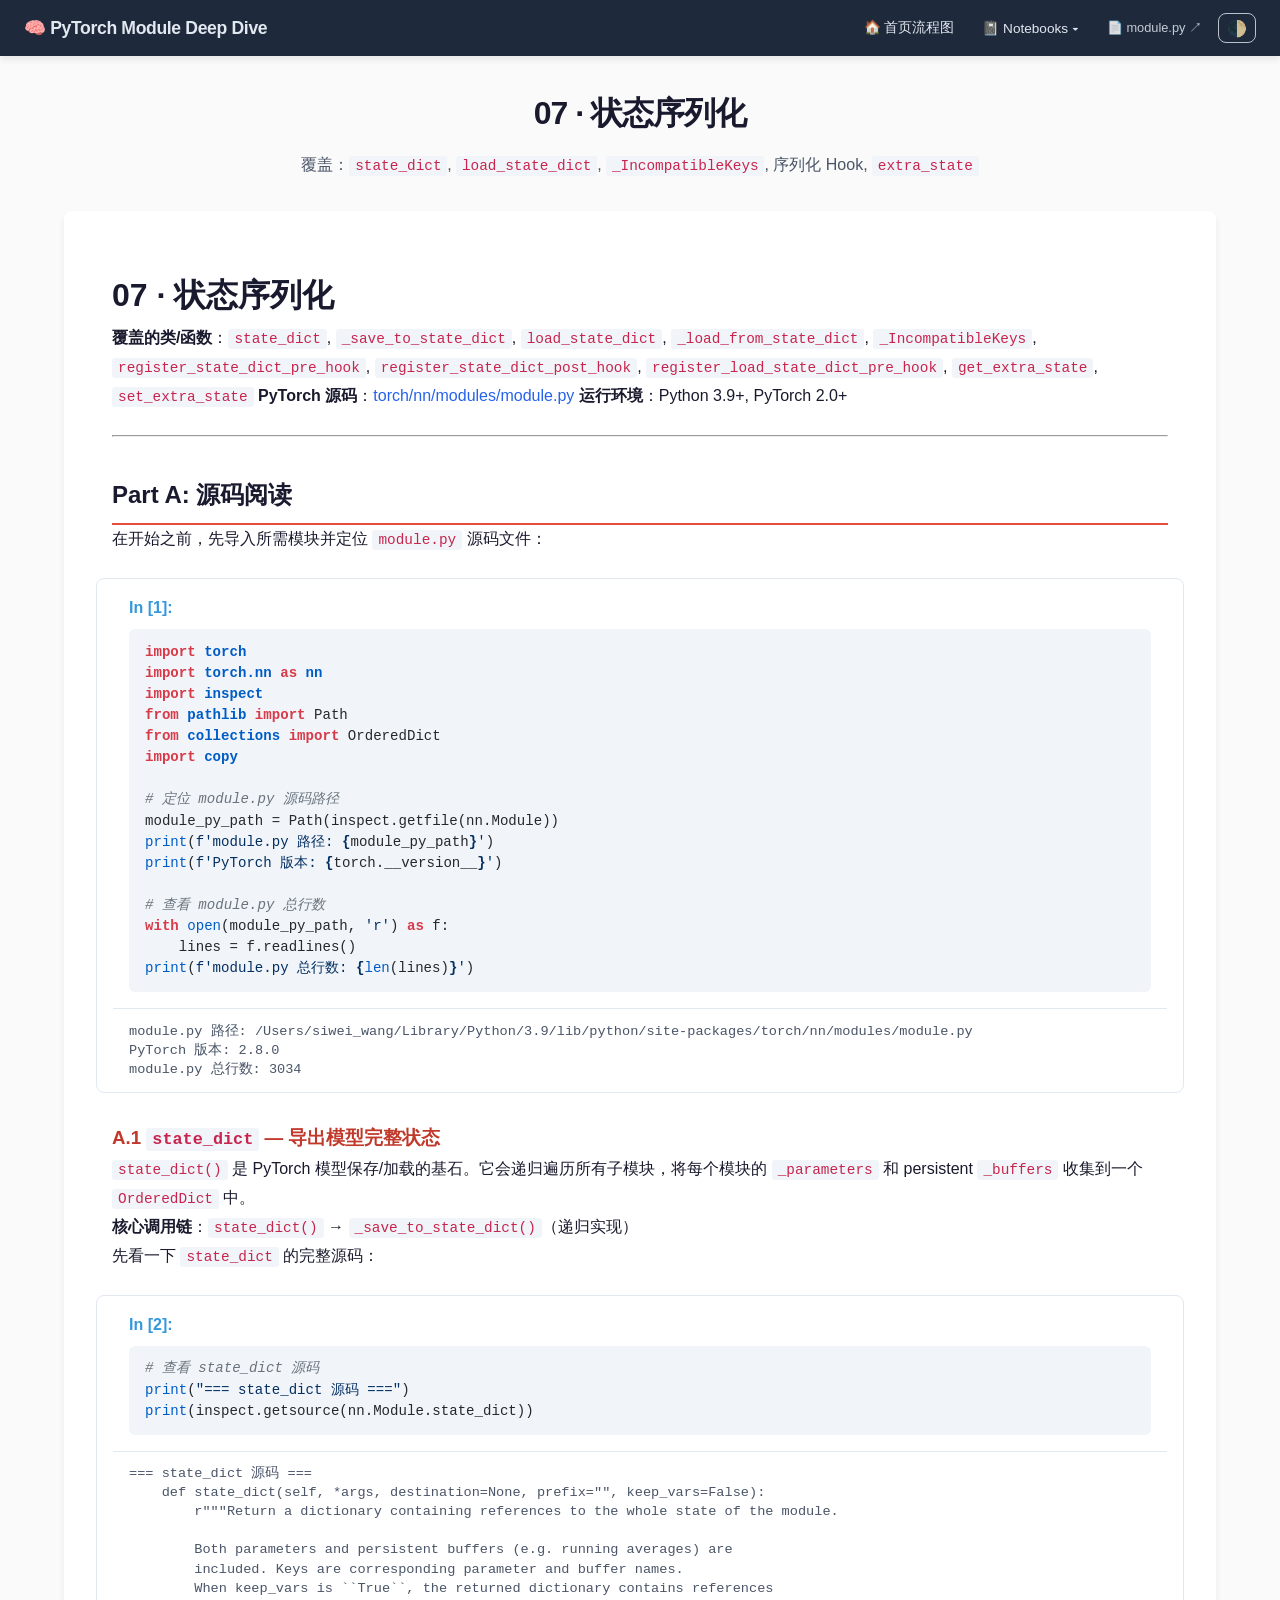
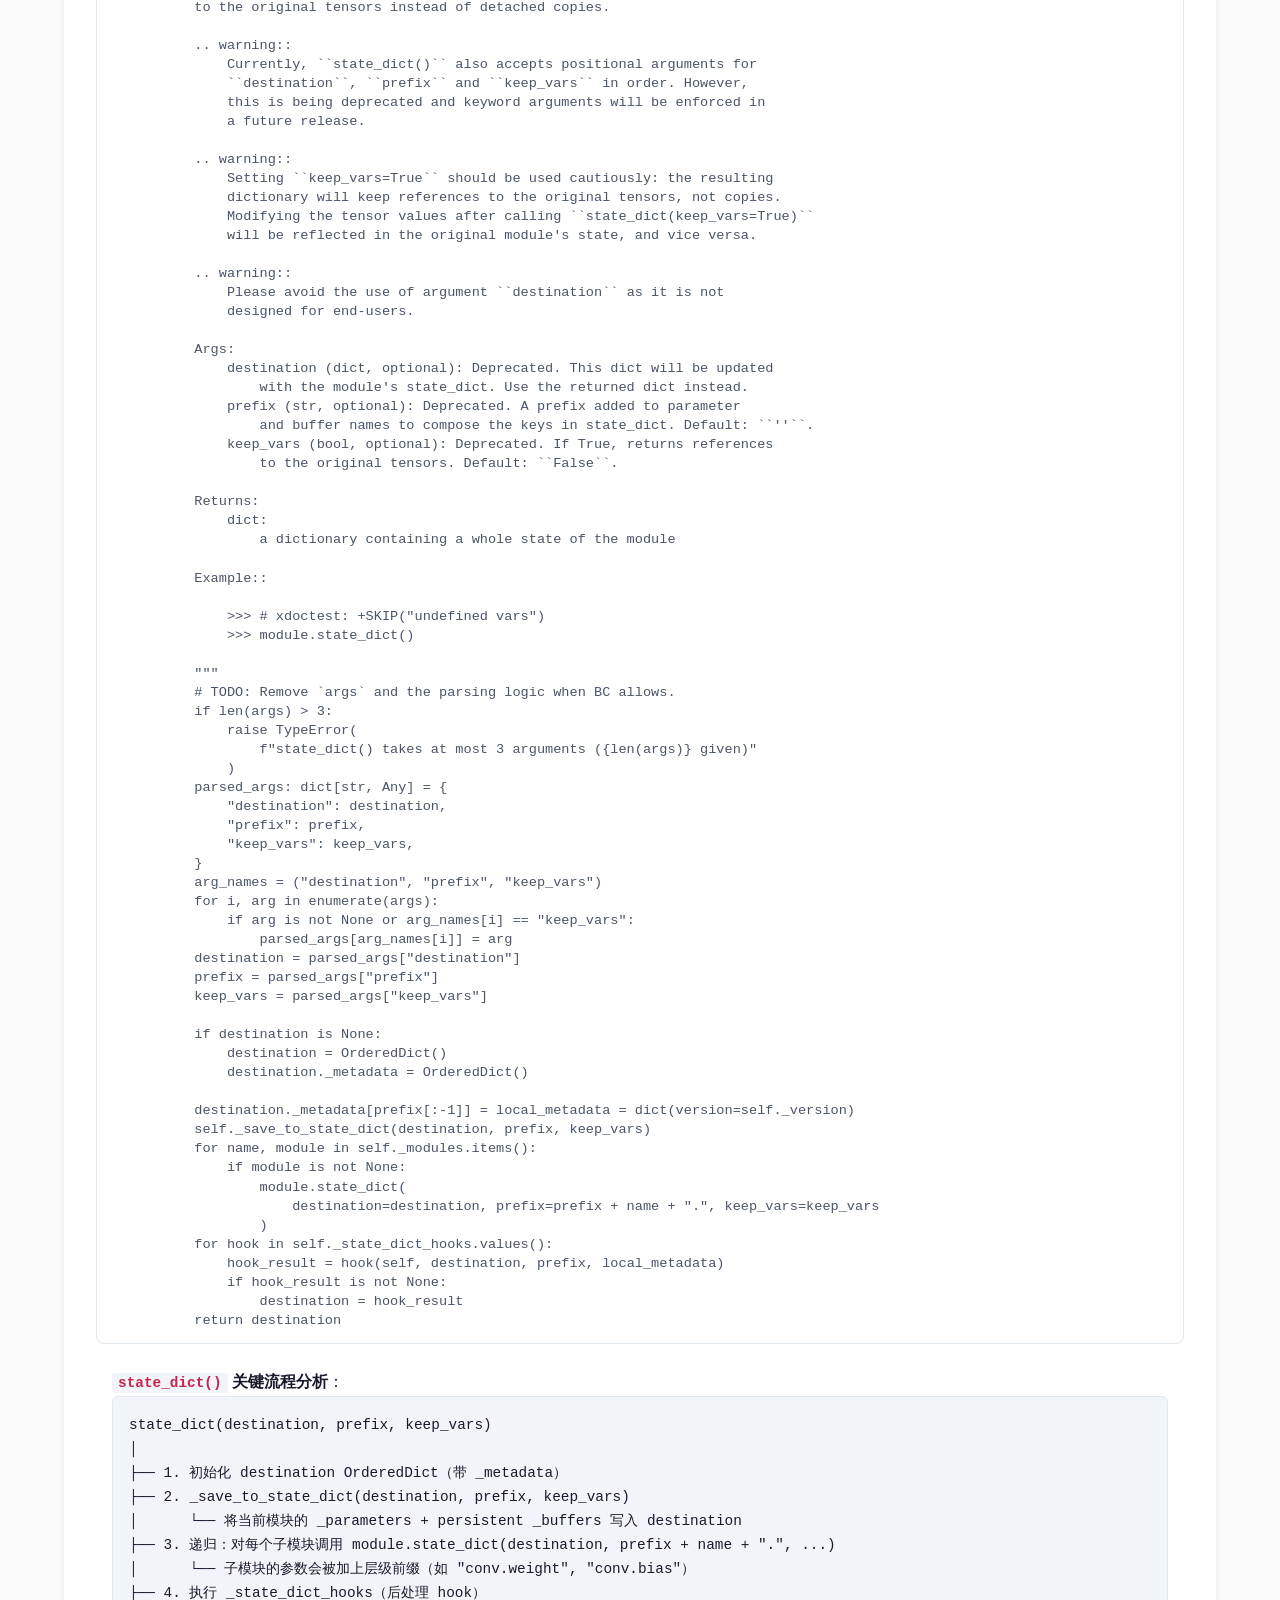
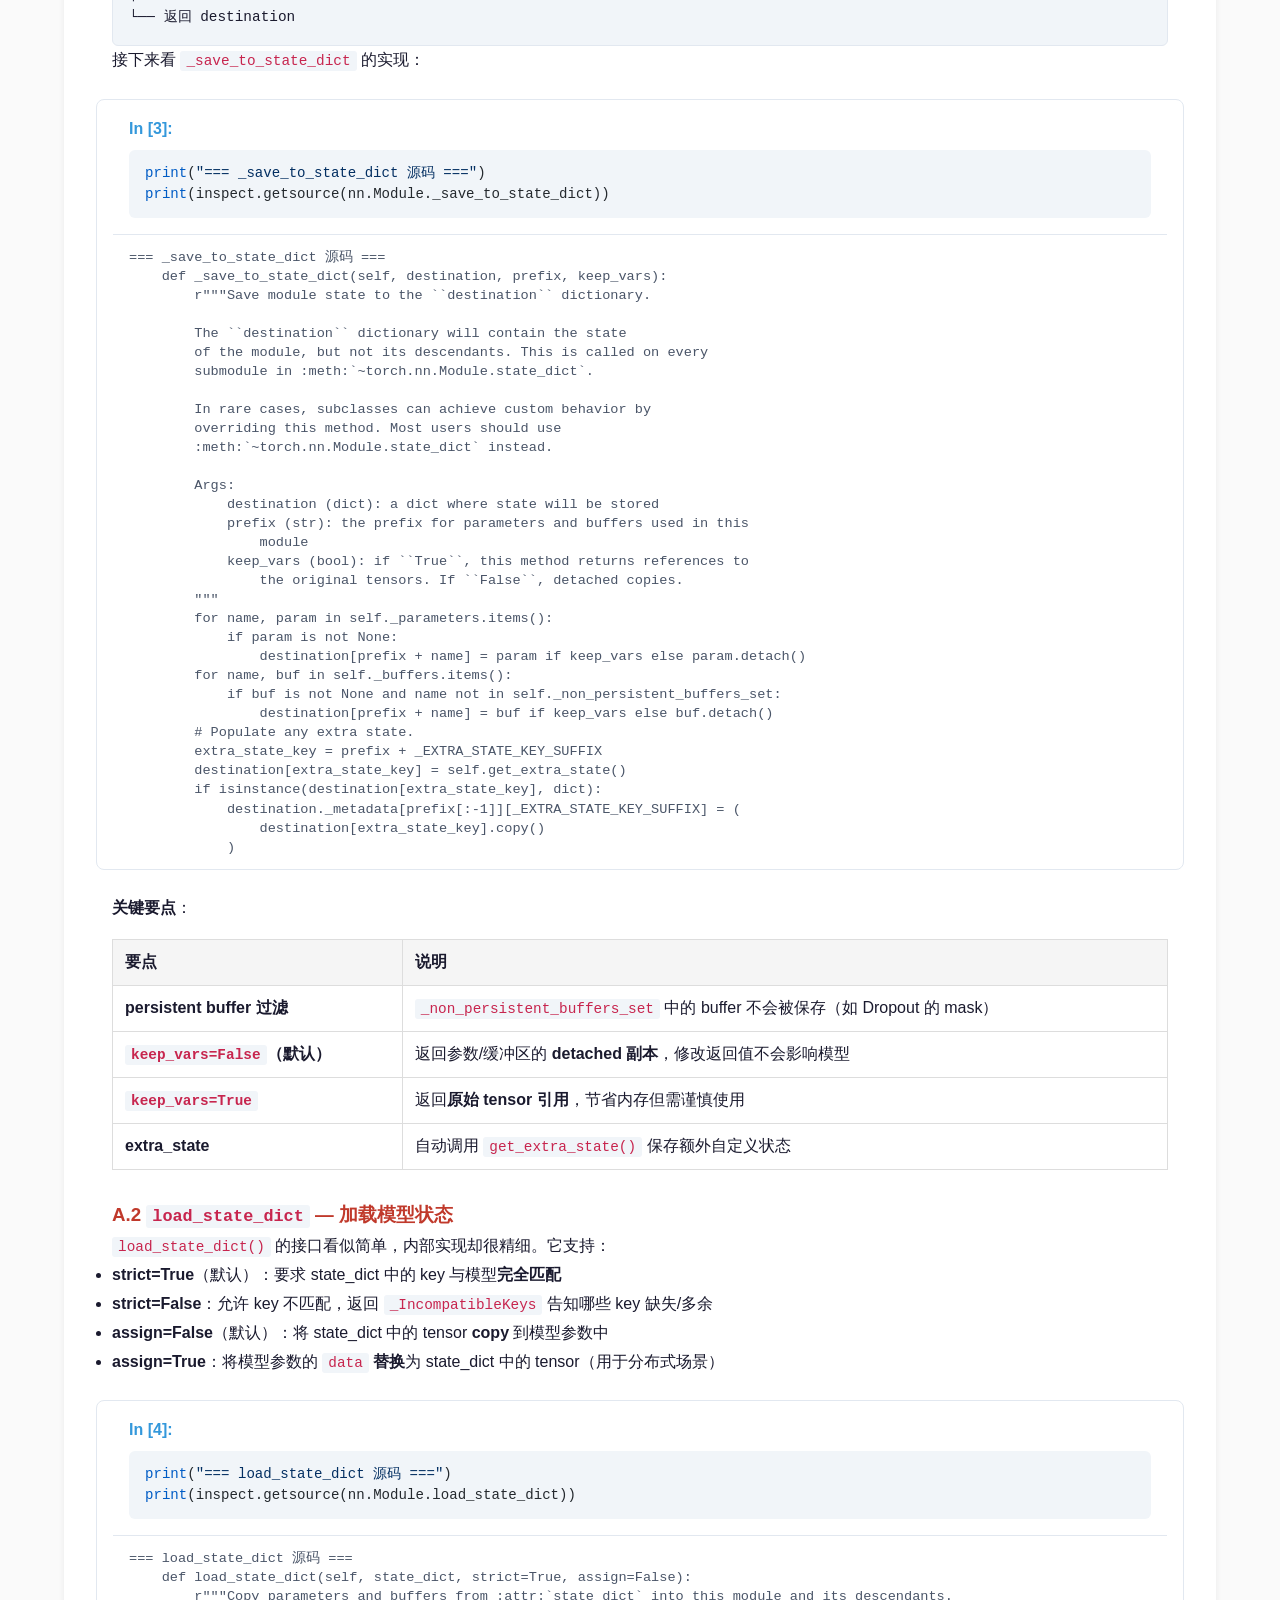
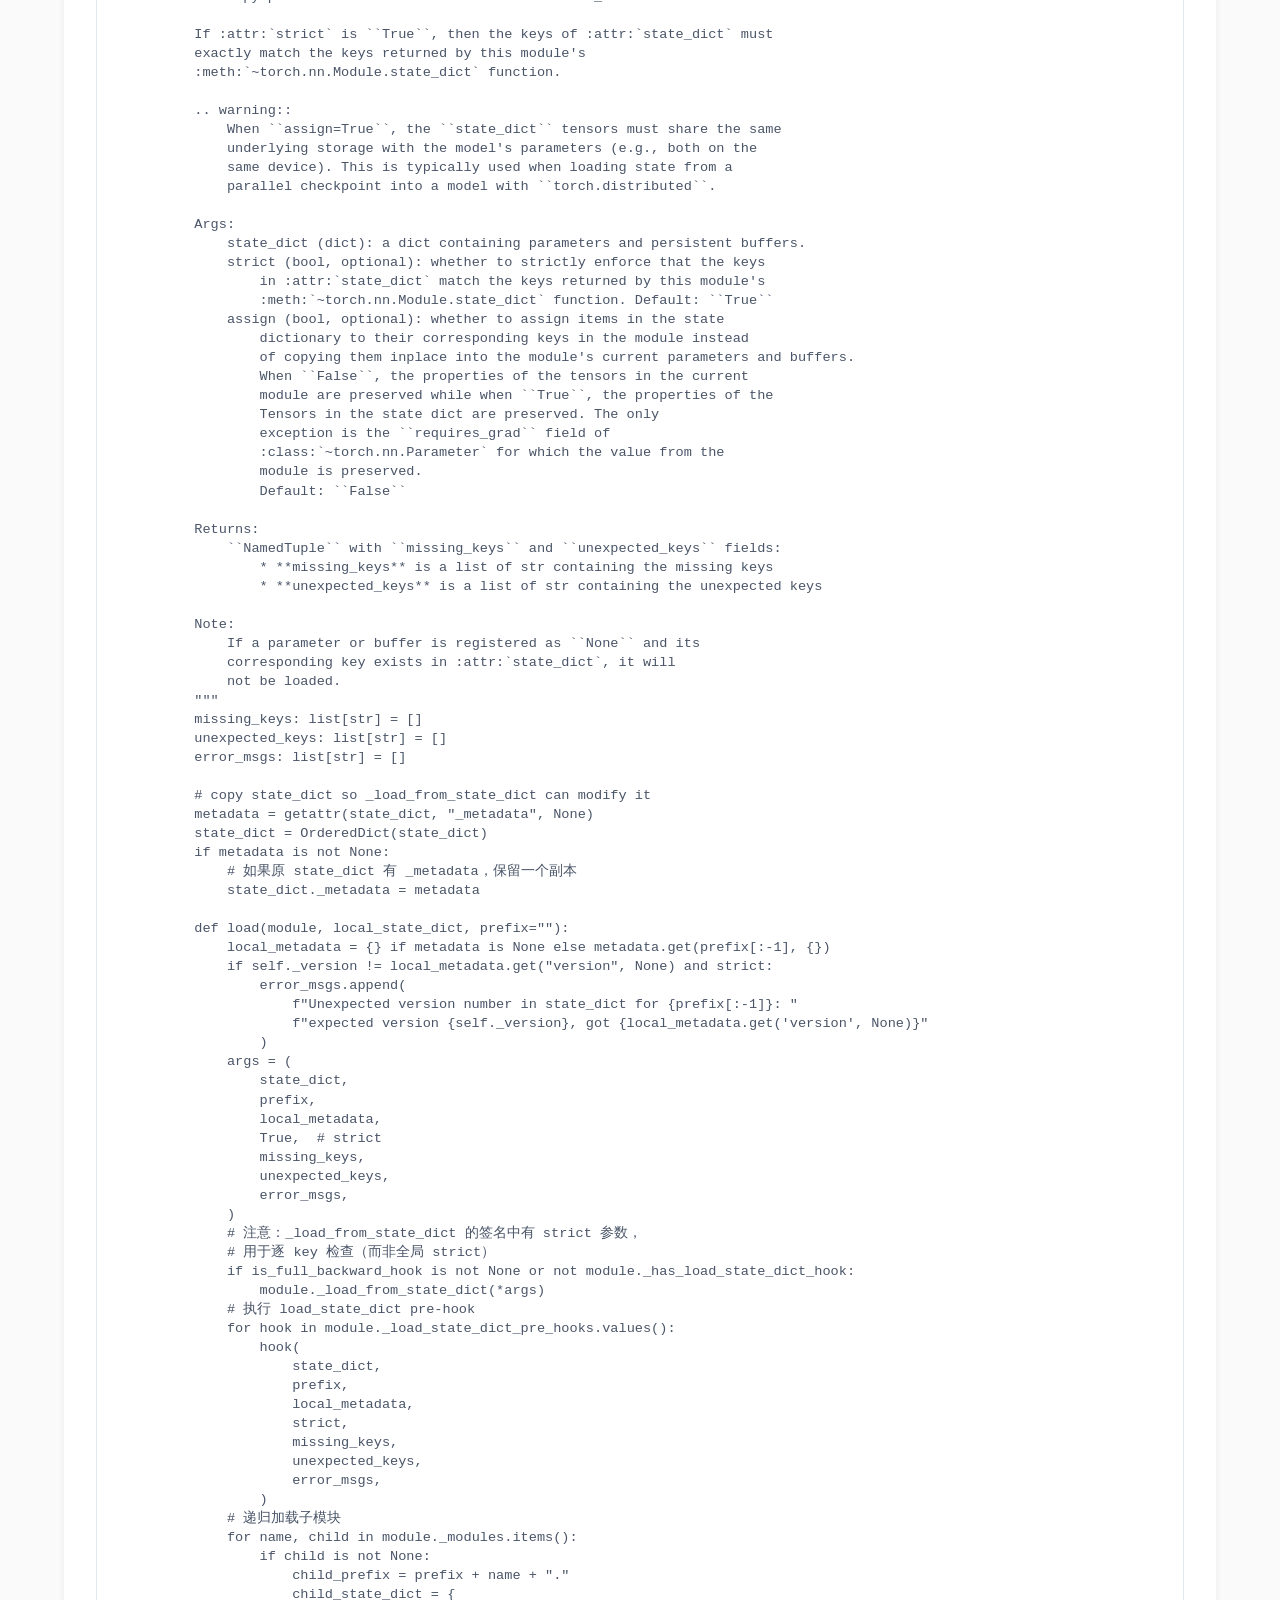
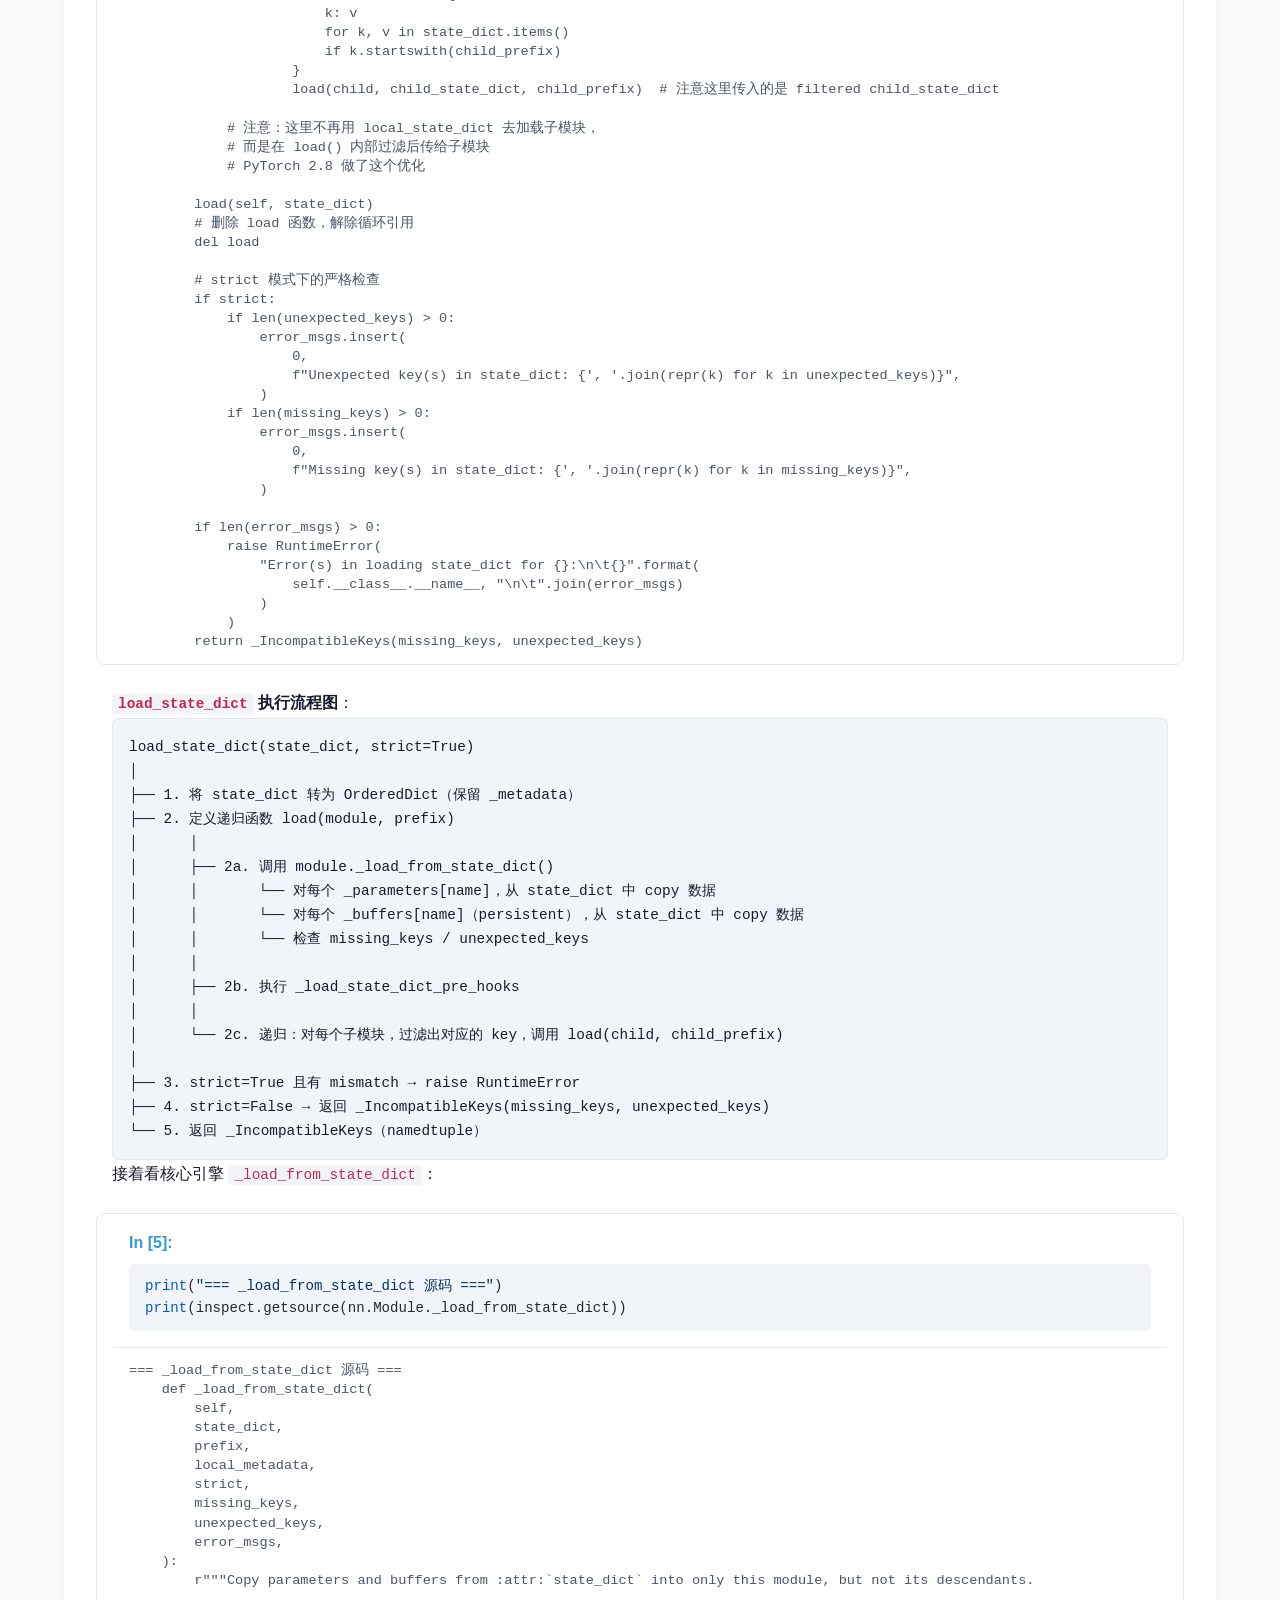
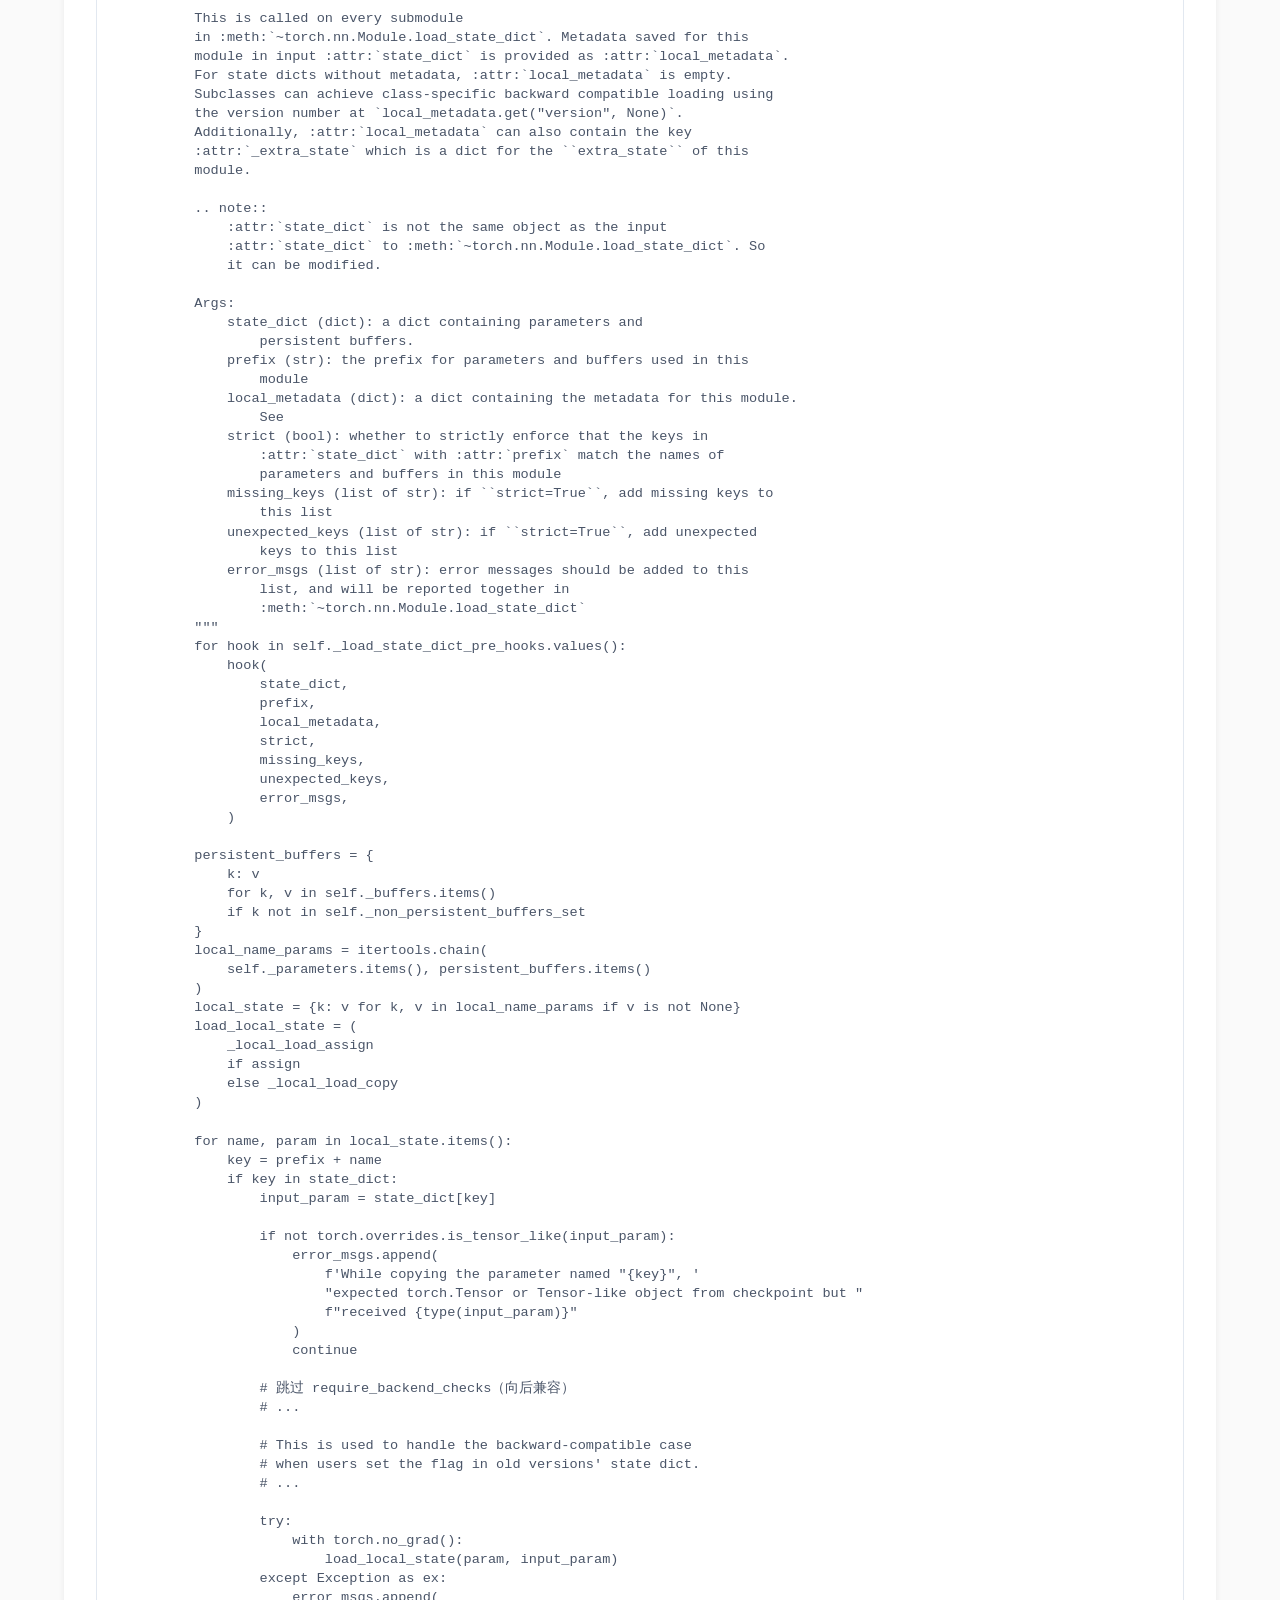
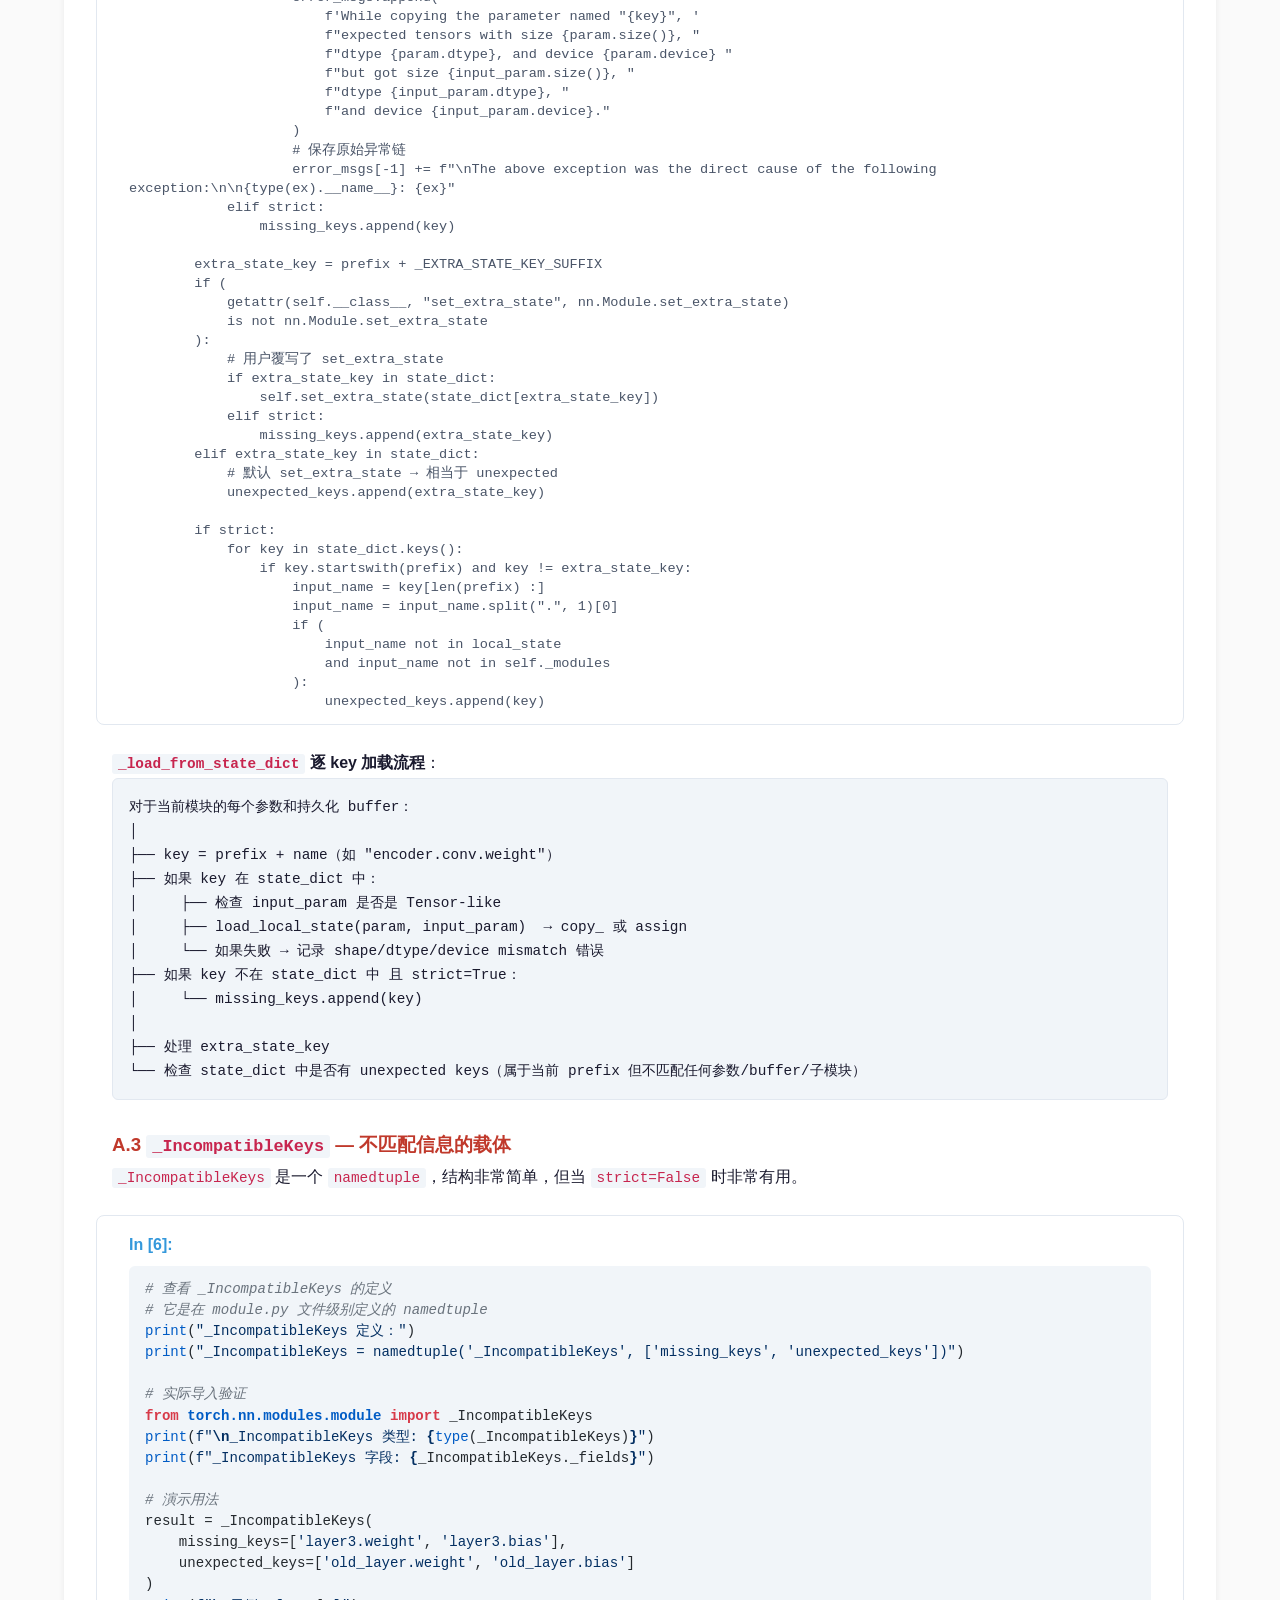
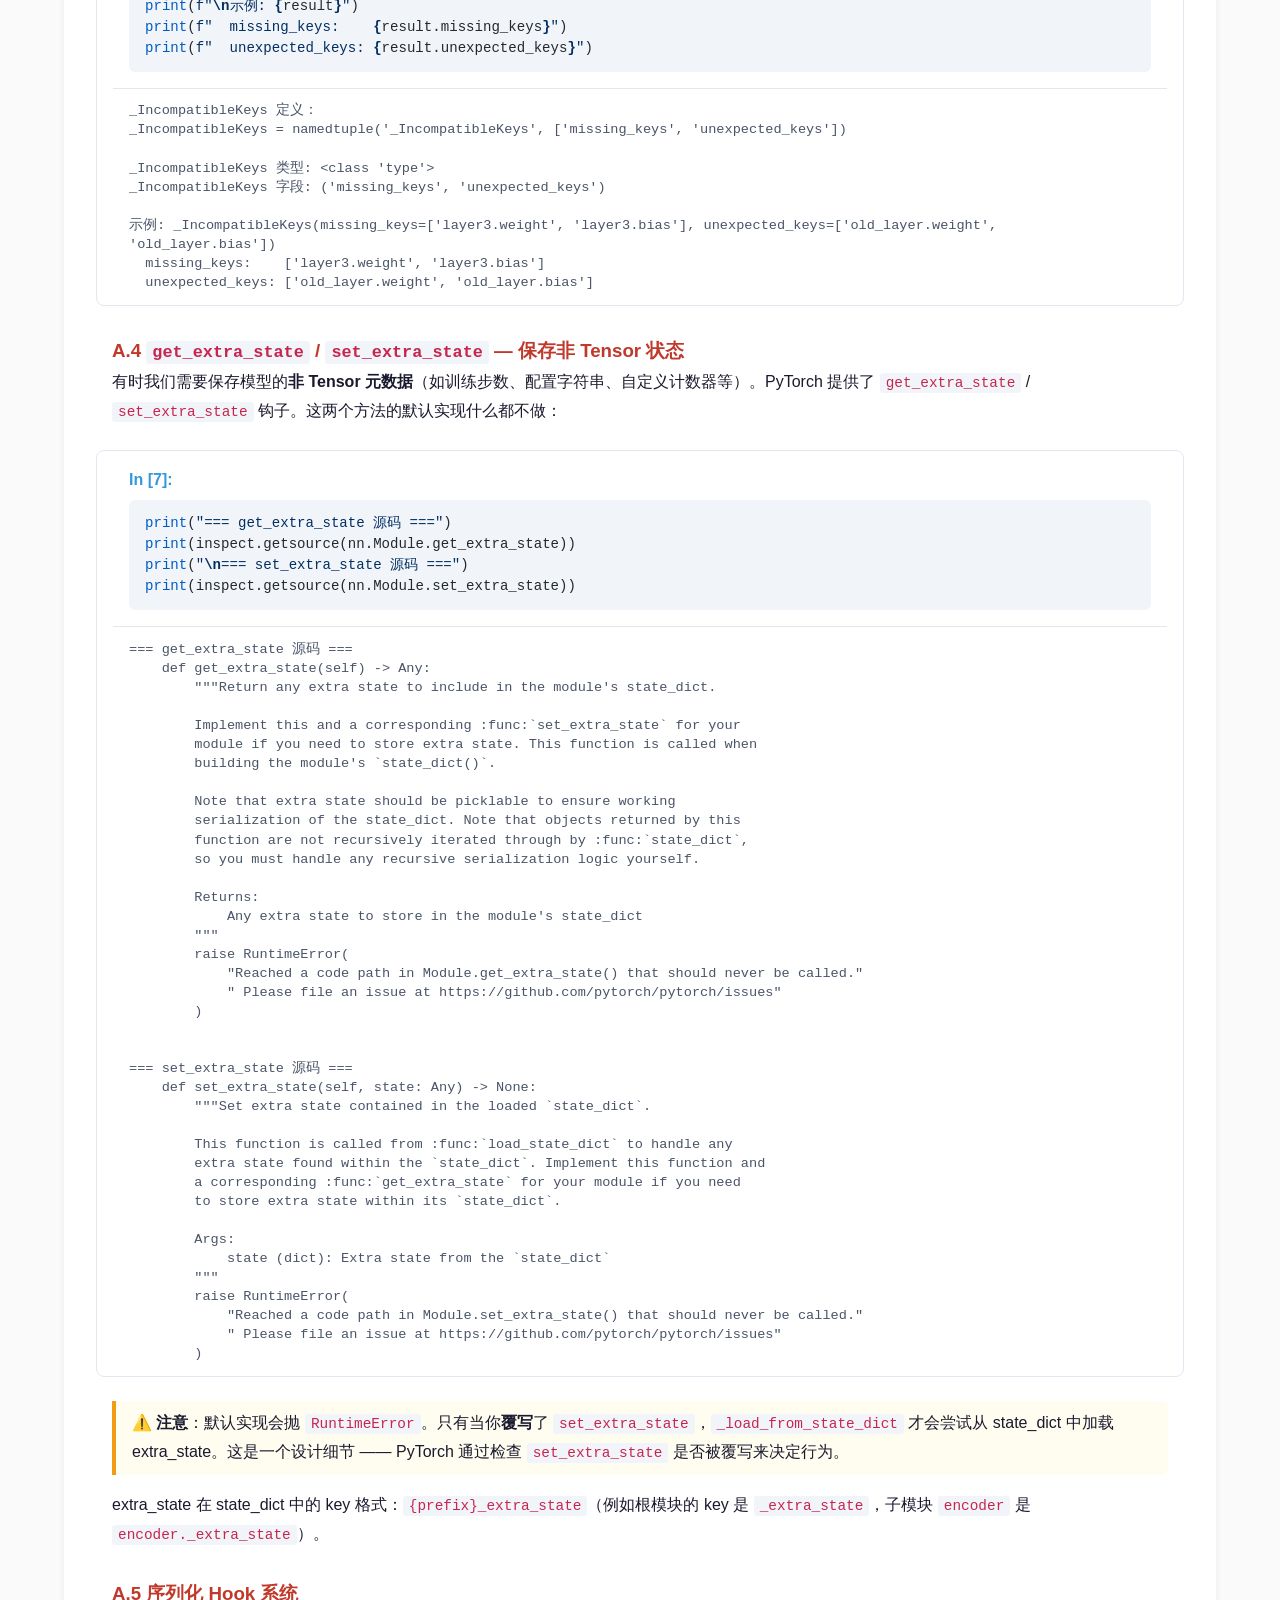
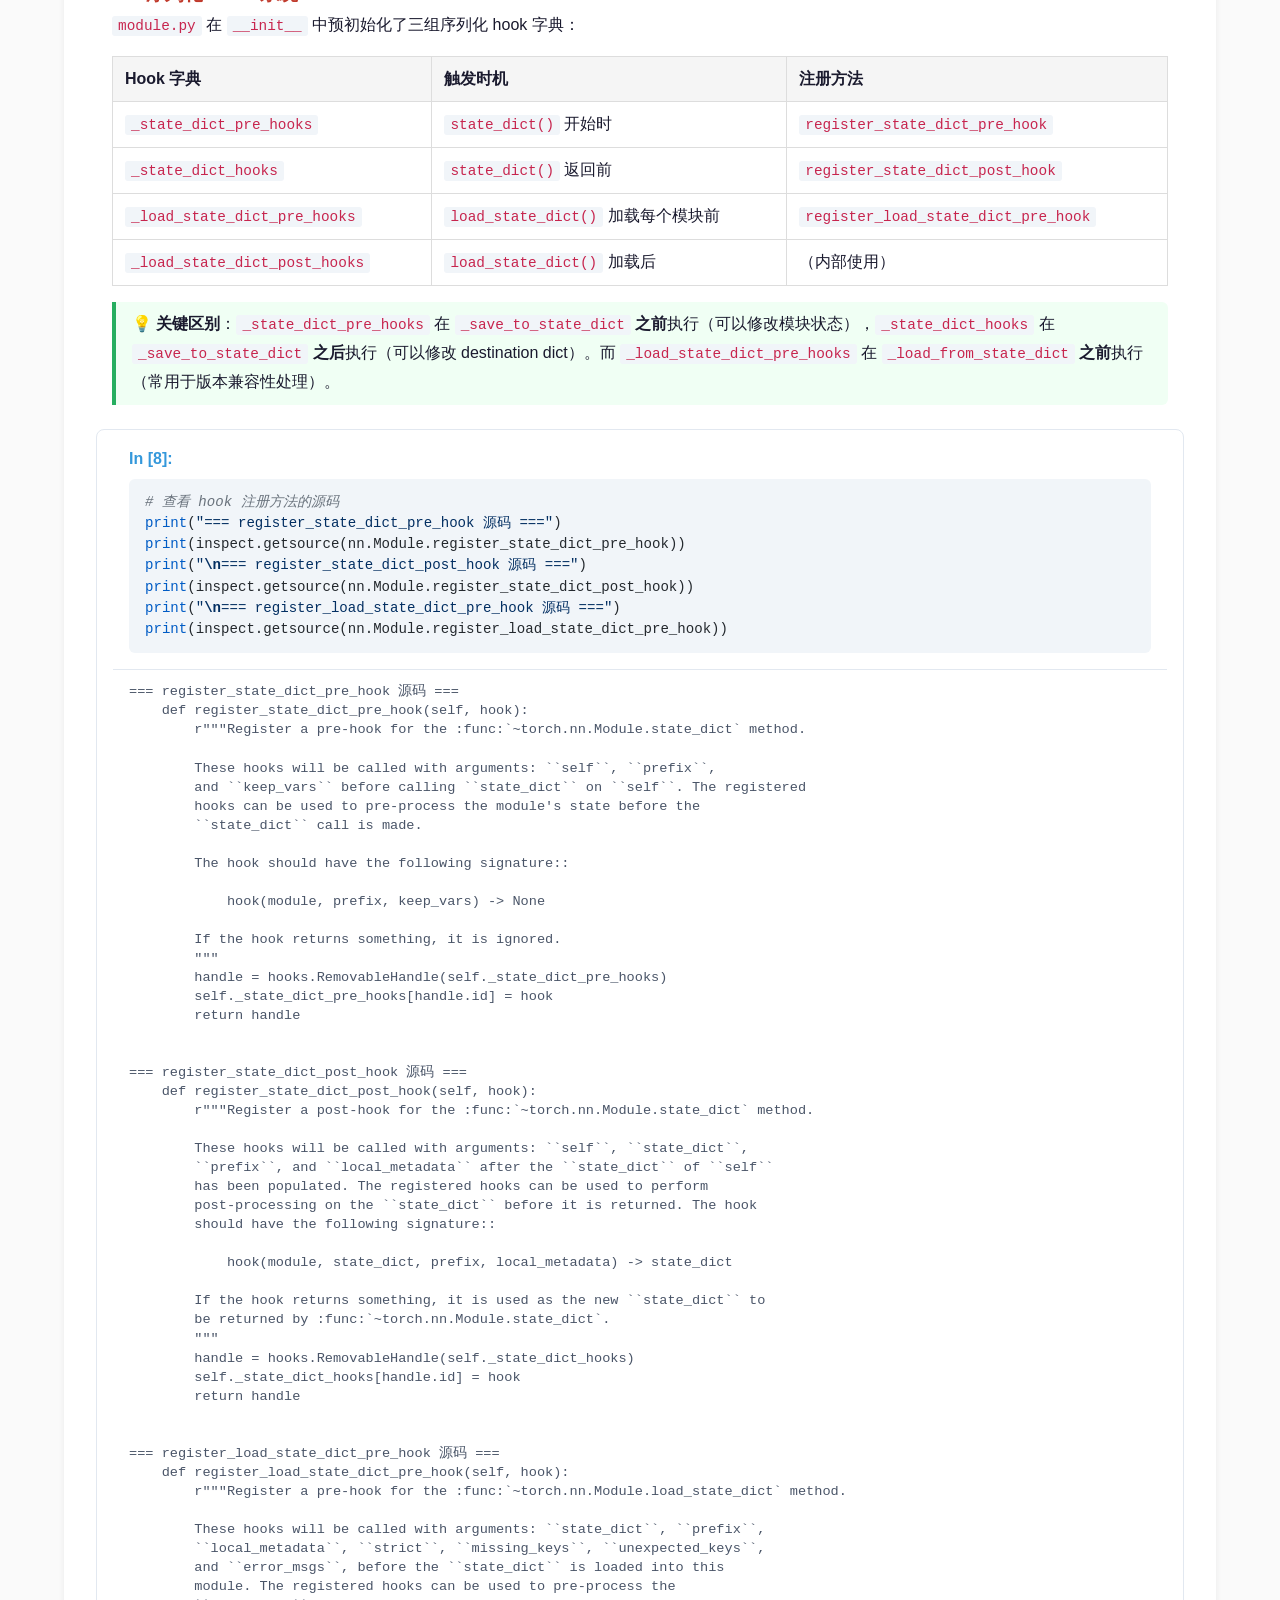
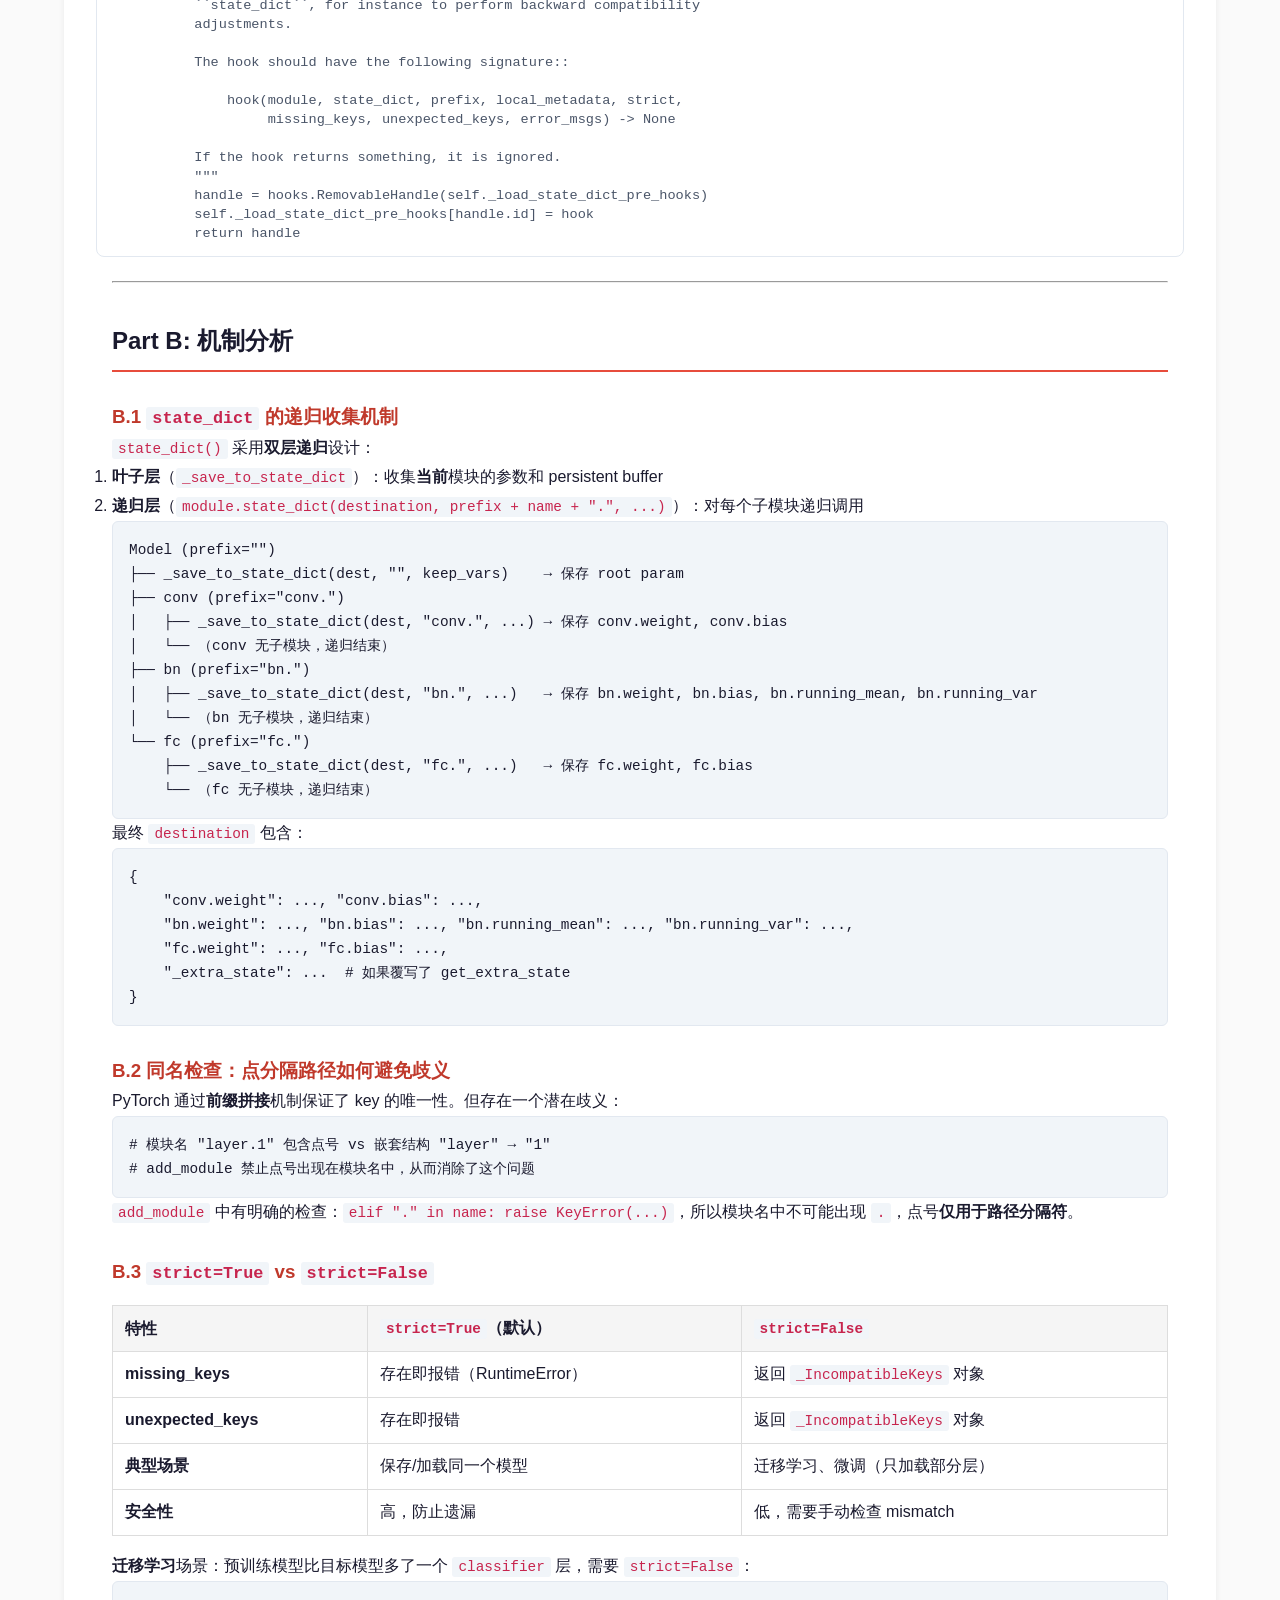
<file: notebooks/html/07_state_serialization.html>
<!DOCTYPE html>
<html lang="zh-CN">
<head>
    <meta charset="UTF-8">
    <meta name="viewport" content="width=device-width, initial-scale=1.0">
    <title>07 · 状态序列化 — PyTorch module.py Deep Dive</title>
    <link rel="stylesheet" href="../../css/style.css">
    <style>
        /* ============================================================
           Pygments syntax highlighting — uses site CSS variables
           ============================================================ */
        pre { line-height: 125%; }
td.linenos .normal { color: inherit; background-color: transparent; padding-left: 5px; padding-right: 5px; }
span.linenos { color: inherit; background-color: transparent; padding-left: 5px; padding-right: 5px; }
td.linenos .special { color: #000000; background-color: #ffffc0; padding-left: 5px; padding-right: 5px; }
span.linenos.special { color: #000000; background-color: #ffffc0; padding-left: 5px; padding-right: 5px; }
.highlight .hll { background-color: #ffffcc }
.highlight { background: #f8f8f8; }
.highlight .c { color: #3D7B7B; font-style: italic } /* Comment */
.highlight .err { border: 1px solid #F00 } /* Error */
.highlight .k { color: #008000; font-weight: bold } /* Keyword */
.highlight .o { color: #666 } /* Operator */
.highlight .ch { color: #3D7B7B; font-style: italic } /* Comment.Hashbang */
.highlight .cm { color: #3D7B7B; font-style: italic } /* Comment.Multiline */
.highlight .cp { color: #9C6500 } /* Comment.Preproc */
.highlight .cpf { color: #3D7B7B; font-style: italic } /* Comment.PreprocFile */
.highlight .c1 { color: #3D7B7B; font-style: italic } /* Comment.Single */
.highlight .cs { color: #3D7B7B; font-style: italic } /* Comment.Special */
.highlight .gd { color: #A00000 } /* Generic.Deleted */
.highlight .ge { font-style: italic } /* Generic.Emph */
.highlight .ges { font-weight: bold; font-style: italic } /* Generic.EmphStrong */
.highlight .gr { color: #E40000 } /* Generic.Error */
.highlight .gh { color: #000080; font-weight: bold } /* Generic.Heading */
.highlight .gi { color: #008400 } /* Generic.Inserted */
.highlight .go { color: #717171 } /* Generic.Output */
.highlight .gp { color: #000080; font-weight: bold } /* Generic.Prompt */
.highlight .gs { font-weight: bold } /* Generic.Strong */
.highlight .gu { color: #800080; font-weight: bold } /* Generic.Subheading */
.highlight .gt { color: #04D } /* Generic.Traceback */
.highlight .kc { color: #008000; font-weight: bold } /* Keyword.Constant */
.highlight .kd { color: #008000; font-weight: bold } /* Keyword.Declaration */
.highlight .kn { color: #008000; font-weight: bold } /* Keyword.Namespace */
.highlight .kp { color: #008000 } /* Keyword.Pseudo */
.highlight .kr { color: #008000; font-weight: bold } /* Keyword.Reserved */
.highlight .kt { color: #B00040 } /* Keyword.Type */
.highlight .m { color: #666 } /* Literal.Number */
.highlight .s { color: #BA2121 } /* Literal.String */
.highlight .na { color: #687822 } /* Name.Attribute */
.highlight .nb { color: #008000 } /* Name.Builtin */
.highlight .nc { color: #00F; font-weight: bold } /* Name.Class */
.highlight .no { color: #800 } /* Name.Constant */
.highlight .nd { color: #A2F } /* Name.Decorator */
.highlight .ni { color: #717171; font-weight: bold } /* Name.Entity */
.highlight .ne { color: #CB3F38; font-weight: bold } /* Name.Exception */
.highlight .nf { color: #00F } /* Name.Function */
.highlight .nl { color: #767600 } /* Name.Label */
.highlight .nn { color: #00F; font-weight: bold } /* Name.Namespace */
.highlight .nt { color: #008000; font-weight: bold } /* Name.Tag */
.highlight .nv { color: #19177C } /* Name.Variable */
.highlight .ow { color: #A2F; font-weight: bold } /* Operator.Word */
.highlight .w { color: #BBB } /* Text.Whitespace */
.highlight .mb { color: #666 } /* Literal.Number.Bin */
.highlight .mf { color: #666 } /* Literal.Number.Float */
.highlight .mh { color: #666 } /* Literal.Number.Hex */
.highlight .mi { color: #666 } /* Literal.Number.Integer */
.highlight .mo { color: #666 } /* Literal.Number.Oct */
.highlight .sa { color: #BA2121 } /* Literal.String.Affix */
.highlight .sb { color: #BA2121 } /* Literal.String.Backtick */
.highlight .sc { color: #BA2121 } /* Literal.String.Char */
.highlight .dl { color: #BA2121 } /* Literal.String.Delimiter */
.highlight .sd { color: #BA2121; font-style: italic } /* Literal.String.Doc */
.highlight .s2 { color: #BA2121 } /* Literal.String.Double */
.highlight .se { color: #AA5D1F; font-weight: bold } /* Literal.String.Escape */
.highlight .sh { color: #BA2121 } /* Literal.String.Heredoc */
.highlight .si { color: #A45A77; font-weight: bold } /* Literal.String.Interpol */
.highlight .sx { color: #008000 } /* Literal.String.Other */
.highlight .sr { color: #A45A77 } /* Literal.String.Regex */
.highlight .s1 { color: #BA2121 } /* Literal.String.Single */
.highlight .ss { color: #19177C } /* Literal.String.Symbol */
.highlight .bp { color: #008000 } /* Name.Builtin.Pseudo */
.highlight .fm { color: #00F } /* Name.Function.Magic */
.highlight .vc { color: #19177C } /* Name.Variable.Class */
.highlight .vg { color: #19177C } /* Name.Variable.Global */
.highlight .vi { color: #19177C } /* Name.Variable.Instance */
.highlight .vm { color: #19177C } /* Name.Variable.Magic */
.highlight .il { color: #666 } /* Literal.Number.Integer.Long */

        /* Override pygments colors with site theme variables */
        .highlight { background: var(--code-bg); }
        .highlight .k, .highlight .kn, .highlight .kd, .highlight .kc, .highlight .kr, .highlight .kt { color: #d73a49; font-weight: bold; }
        .highlight .n, .highlight .nb, .highlight .bp, .highlight .fm { color: #24292e; }
        .highlight .s, .highlight .s1, .highlight .s2, .highlight .sa, .highlight .sb, .highlight .sc, .highlight .sd, .highlight .se, .highlight .sh, .highlight .si, .highlight .sx { color: #032f62; }
        .highlight .mi, .highlight .mf, .highlight .mh, .highlight .mo, .highlight .il, .highlight .m { color: #005cc5; }
        .highlight .c, .highlight .c1, .highlight .cm, .highlight .cp, .highlight .cs, .highlight .ch { color: #6a737d; font-style: italic; }
        .highlight .o, .highlight .ow, .highlight .p { color: #24292e; }
        .highlight .nf, .highlight .nc, .highlight .ne { color: #6f42c1; }
        .highlight .nn, .highlight .no { color: #005cc5; }
        .highlight .nd { color: #6f42c1; }
        .highlight .vm, .highlight .nb { color: #005cc5; }
        .highlight .err { color: #cb2431; }

        /* Dark mode overrides */
        [data-theme="dark"] .highlight .k, [data-theme="dark"] .highlight .kn,
        [data-theme="dark"] .highlight .kd, [data-theme="dark"] .highlight .kc,
        [data-theme="dark"] .highlight .kr, [data-theme="dark"] .highlight .kt { color: #ff7b72; font-weight: bold; }
        [data-theme="dark"] .highlight .n, [data-theme="dark"] .highlight .nb,
        [data-theme="dark"] .highlight .bp, [data-theme="dark"] .highlight .fm { color: #c9d1d9; }
        [data-theme="dark"] .highlight .s, [data-theme="dark"] .highlight .s1,
        [data-theme="dark"] .highlight .s2, [data-theme="dark"] .highlight .sa,
        [data-theme="dark"] .highlight .sb, [data-theme="dark"] .highlight .sc,
        [data-theme="dark"] .highlight .sd, [data-theme="dark"] .highlight .se,
        [data-theme="dark"] .highlight .sh, [data-theme="dark"] .highlight .si,
        [data-theme="dark"] .highlight .sx { color: #a5d6ff; }
        [data-theme="dark"] .highlight .mi, [data-theme="dark"] .highlight .mf,
        [data-theme="dark"] .highlight .mh, [data-theme="dark"] .highlight .mo,
        [data-theme="dark"] .highlight .il, [data-theme="dark"] .highlight .m { color: #79c0ff; }
        [data-theme="dark"] .highlight .c, [data-theme="dark"] .highlight .c1,
        [data-theme="dark"] .highlight .cm, [data-theme="dark"] .highlight .cp,
        [data-theme="dark"] .highlight .cs, [data-theme="dark"] .highlight .ch { color: #8b949e; font-style: italic; }
        [data-theme="dark"] .highlight .o, [data-theme="dark"] .highlight .ow,
        [data-theme="dark"] .highlight .p { color: #c9d1d9; }
        [data-theme="dark"] .highlight .nf, [data-theme="dark"] .highlight .nc,
        [data-theme="dark"] .highlight .ne { color: #d2a8ff; }
        [data-theme="dark"] .highlight .nn, [data-theme="dark"] .highlight .no { color: #79c0ff; }
        [data-theme="dark"] .highlight .nd { color: #d2a8ff; }
        [data-theme="dark"] .highlight .vm { color: #79c0ff; }
        [data-theme="dark"] .highlight .err { color: #f85149; }

        /* Notebook cell styling */
        .notebook-cell { margin: 1.5em 0; padding: 0 1em; }
        .notebook-cell.markdown { line-height: 1.8; }
        .notebook-cell.markdown h2 { border-bottom: 2px solid #e74c3c; padding-bottom: 0.3em; margin-top: 1.5em; }
        .notebook-cell.markdown h3 { margin-top: 1.5em; color: #c0392b; }
        .notebook-cell.markdown table { border-collapse: collapse; width: 100%; margin: 1em 0; }
        .notebook-cell.markdown th, .notebook-cell.markdown td { border: 1px solid #ddd; padding: 8px 12px; text-align: left; }
        .notebook-cell.markdown th { background: #f5f5f5; font-weight: 600; }
        .notebook-cell.markdown code { background: var(--code-bg); color: var(--code-text); padding: 2px 6px; border-radius: 3px; font-size: 0.9em; }
        .notebook-cell.markdown pre { background: var(--code-bg); padding: 1em; border-radius: 6px; overflow-x: auto; border: 1px solid var(--border-color); line-height: 1.5; }
        .notebook-cell.markdown pre code { background: none; padding: 0; color: inherit; }
        .notebook-cell.code { background: var(--bg-secondary); border: 1px solid var(--border-color); border-radius: 8px; overflow: hidden; }
        .notebook-cell.code .input-area { padding: 1em; border-bottom: 1px solid var(--border-color); }
        .notebook-cell.code .input-area .highlight { background: var(--code-bg); padding: 0.8em 1em; border-radius: 6px; overflow-x: auto; }
        .notebook-cell.code .input-area .highlight pre { margin: 0; white-space: pre-wrap; font-family: 'SF Mono','Menlo','Monaco','Courier New',monospace; font-size: 0.88em; line-height: 1.5; }
        .notebook-cell.code .input-area .in-prompt { color: #3498db; font-weight: bold; margin-bottom: 0.5em; }
        .notebook-cell.code .output-area { padding: 0.8em 1em; }
        .notebook-cell.code .output-area pre { margin: 0; white-space: pre-wrap; font-family: 'SF Mono','Menlo','Monaco','Courier New',monospace; font-size: 0.85em; line-height: 1.4; color: var(--text-secondary); }
        blockquote.tip { border-left: 4px solid #27ae60; padding: 0.5em 1em; margin: 1em 0; background: #f0fff4; border-radius: 0 6px 6px 0; }
        blockquote.warning { border-left: 4px solid #f39c12; padding: 0.5em 1em; margin: 1em 0; background: #fffdf0; border-radius: 0 6px 6px 0; }

        /* Dark mode overrides for notebook cells */
        [data-theme="dark"] .notebook-cell.markdown h2 { border-bottom-color: #e74c3c; }
        [data-theme="dark"] .notebook-cell.markdown h3 { color: #e74c3c; }
        [data-theme="dark"] .notebook-cell.markdown th { background: var(--bg-tertiary); }
        [data-theme="dark"] .notebook-cell.markdown th, [data-theme="dark"] .notebook-cell.markdown td { border-color: var(--border-color); }
        [data-theme="dark"] .notebook-cell.code { background: var(--bg-secondary); border-color: var(--border-color); }
        [data-theme="dark"] .notebook-cell.code .input-area { border-bottom-color: var(--border-color); }
        [data-theme="dark"] .notebook-cell.code .input-area .in-prompt { color: #60a5fa; }
        [data-theme="dark"] blockquote.tip { background: #064e3b; color: #d1fae5; }
        [data-theme="dark"] blockquote.warning { background: #78350f; color: #fef3c7; }
    </style>
</head>
<body>
<nav class="navbar">
    <div class="nav-brand"><a href="../../index.html" class="nav-logo">🧠 PyTorch Module Deep Dive</a></div>
    <div class="nav-links">
        <a href="../../index.html" class="nav-item">🏠 首页流程图</a>
        <div class="nav-dropdown">
            <button class="nav-dropbtn">📓 Notebooks ▾</button>
            <div class="nav-dropdown-content">
                <a href="01_module_initialization.html" class="nav-item">01 · Module 初始化与属性拦截</a>
                <a href="02_parameter_and_buffer.html" class="nav-item">02 · Parameter 与 Buffer</a>
                <a href="03_module_hierarchy.html" class="nav-item">03 · Module 层级导航</a>
                <a href="04_device_and_dtype.html" class="nav-item">04 · 设备迁移与类型转换</a>
                <a href="05_training_mode.html" class="nav-item">05 · 训练模式与梯度管理</a>
                <a href="06_forward_and_hooks.html" class="nav-item">06 · Forward 调用链与 Hook</a>
                <a href="07_state_serialization.html" class="nav-item active">07 · 状态序列化</a>
                <a href="08_global_hooks_and_advanced.html" class="nav-item">08 · 全局 Hook 与高级机制</a>
                <a href="09_containers.html" class="nav-item">09 · 容器类</a>
                <a href="10_compilation_and_internals.html" class="nav-item">10 · 编译系统与内部细节</a>
            </div>
        </div>
        <a href="https://github.com/pytorch/pytorch/blob/main/torch/nn/modules/module.py" target="_blank" class="nav-item nav-source">📄 module.py ↗</a>
        <button id="themeToggle" class="nav-item theme-btn" title="切换主题">🌓</button>
    </div>
</nav>
<main class="main-content">
    <header class="page-header">
        <h1>07 · 状态序列化</h1>
        <p class="subtitle">覆盖：<code>state_dict</code>, <code>load_state_dict</code>, <code>_IncompatibleKeys</code>, 序列化 Hook, <code>extra_state</code></p>
    </header>
    <div class="diagram-container">

<div class="notebook-cell markdown">
<h1>07 · 状态序列化</h1>

<blockquote><strong>覆盖的类/函数</strong>：<code>state_dict</code>, <code>_save_to_state_dict</code>, <code>load_state_dict</code>, <code>_load_from_state_dict</code>, <code>_IncompatibleKeys</code>, <code>register_state_dict_pre_hook</code>, <code>register_state_dict_post_hook</code>, <code>register_load_state_dict_pre_hook</code>, <code>get_extra_state</code>, <code>set_extra_state</code>
<strong>PyTorch 源码</strong>：<a href="https://github.com/pytorch/pytorch/blob/main/torch/nn/modules/module.py" target="_blank">torch/nn/modules/module.py</a>
<strong>运行环境</strong>：Python 3.9+, PyTorch 2.0+</blockquote>
</div>
<div class="notebook-cell markdown">
<hr>

<h2>Part A: 源码阅读</h2>

<p>在开始之前，先导入所需模块并定位 <code>module.py</code> 源码文件：</p>
</div>
<div class="notebook-cell code">
<div class="input-area">
<div class="in-prompt">In [1]:</div>
<div class="highlight"><pre><span class="kn">import</span><span class="w"> </span><span class="nn">torch</span>
<span class="kn">import</span><span class="w"> </span><span class="nn">torch.nn</span><span class="w"> </span><span class="k">as</span><span class="w"> </span><span class="nn">nn</span>
<span class="kn">import</span><span class="w"> </span><span class="nn">inspect</span>
<span class="kn">from</span><span class="w"> </span><span class="nn">pathlib</span><span class="w"> </span><span class="kn">import</span> <span class="n">Path</span>
<span class="kn">from</span><span class="w"> </span><span class="nn">collections</span><span class="w"> </span><span class="kn">import</span> <span class="n">OrderedDict</span>
<span class="kn">import</span><span class="w"> </span><span class="nn">copy</span>

<span class="c1"># 定位 module.py 源码路径</span>
<span class="n">module_py_path</span> <span class="o">=</span> <span class="n">Path</span><span class="p">(</span><span class="n">inspect</span><span class="o">.</span><span class="n">getfile</span><span class="p">(</span><span class="n">nn</span><span class="o">.</span><span class="n">Module</span><span class="p">))</span>
<span class="nb">print</span><span class="p">(</span><span class="sa">f</span><span class="s1">&#39;module.py 路径: </span><span class="si">{</span><span class="n">module_py_path</span><span class="si">}</span><span class="s1">&#39;</span><span class="p">)</span>
<span class="nb">print</span><span class="p">(</span><span class="sa">f</span><span class="s1">&#39;PyTorch 版本: </span><span class="si">{</span><span class="n">torch</span><span class="o">.</span><span class="n">__version__</span><span class="si">}</span><span class="s1">&#39;</span><span class="p">)</span>

<span class="c1"># 查看 module.py 总行数</span>
<span class="k">with</span> <span class="nb">open</span><span class="p">(</span><span class="n">module_py_path</span><span class="p">,</span> <span class="s1">&#39;r&#39;</span><span class="p">)</span> <span class="k">as</span> <span class="n">f</span><span class="p">:</span>
    <span class="n">lines</span> <span class="o">=</span> <span class="n">f</span><span class="o">.</span><span class="n">readlines</span><span class="p">()</span>
<span class="nb">print</span><span class="p">(</span><span class="sa">f</span><span class="s1">&#39;module.py 总行数: </span><span class="si">{</span><span class="nb">len</span><span class="p">(</span><span class="n">lines</span><span class="p">)</span><span class="si">}</span><span class="s1">&#39;</span><span class="p">)</span>
</pre></div>
</div>
<div class="output-area">
<pre><span class="go">module.py 路径: /Users/siwei_wang/Library/Python/3.9/lib/python/site-packages/torch/nn/modules/module.py</span>
<span class="go">PyTorch 版本: 2.8.0</span>
<span class="go">module.py 总行数: 3034</span>
</pre>
</div>
</div>
<div class="notebook-cell markdown">
<h3>A.1 <code>state_dict</code> — 导出模型完整状态</h3>

<p><code>state_dict()</code> 是 PyTorch 模型保存/加载的基石。它会递归遍历所有子模块，将每个模块的 <code>_parameters</code> 和 persistent <code>_buffers</code> 收集到一个 <code>OrderedDict</code> 中。</p>

<p><strong>核心调用链</strong>：<code>state_dict()</code> → <code>_save_to_state_dict()</code>（递归实现）</p>

<p>先看一下 <code>state_dict</code> 的完整源码：</p>
</div>
<div class="notebook-cell code">
<div class="input-area">
<div class="in-prompt">In [2]:</div>
<div class="highlight"><pre><span class="c1"># 查看 state_dict 源码</span>
<span class="nb">print</span><span class="p">(</span><span class="s2">&quot;=== state_dict 源码 ===&quot;</span><span class="p">)</span>
<span class="nb">print</span><span class="p">(</span><span class="n">inspect</span><span class="o">.</span><span class="n">getsource</span><span class="p">(</span><span class="n">nn</span><span class="o">.</span><span class="n">Module</span><span class="o">.</span><span class="n">state_dict</span><span class="p">))</span>
</pre></div>
</div>
<div class="output-area">
<pre><span class="go">=== state_dict 源码 ===</span>
<span class="go">    def state_dict(self, *args, destination=None, prefix=&quot;&quot;, keep_vars=False):</span>
<span class="go">        r&quot;&quot;&quot;Return a dictionary containing references to the whole state of the module.</span>

<span class="go">        Both parameters and persistent buffers (e.g. running averages) are</span>
<span class="go">        included. Keys are corresponding parameter and buffer names.</span>
<span class="go">        When keep_vars is ``True``, the returned dictionary contains references</span>
<span class="go">        to the original tensors instead of detached copies.</span>

<span class="go">        .. warning::</span>
<span class="go">            Currently, ``state_dict()`` also accepts positional arguments for</span>
<span class="go">            ``destination``, ``prefix`` and ``keep_vars`` in order. However,</span>
<span class="go">            this is being deprecated and keyword arguments will be enforced in</span>
<span class="go">            a future release.</span>

<span class="go">        .. warning::</span>
<span class="go">            Setting ``keep_vars=True`` should be used cautiously: the resulting</span>
<span class="go">            dictionary will keep references to the original tensors, not copies.</span>
<span class="go">            Modifying the tensor values after calling ``state_dict(keep_vars=True)``</span>
<span class="go">            will be reflected in the original module&#39;s state, and vice versa.</span>

<span class="go">        .. warning::</span>
<span class="go">            Please avoid the use of argument ``destination`` as it is not</span>
<span class="go">            designed for end-users.</span>

<span class="go">        Args:</span>
<span class="go">            destination (dict, optional): Deprecated. This dict will be updated</span>
<span class="go">                with the module&#39;s state_dict. Use the returned dict instead.</span>
<span class="go">            prefix (str, optional): Deprecated. A prefix added to parameter</span>
<span class="go">                and buffer names to compose the keys in state_dict. Default: ``&#39;&#39;``.</span>
<span class="go">            keep_vars (bool, optional): Deprecated. If True, returns references</span>
<span class="go">                to the original tensors. Default: ``False``.</span>

<span class="go">        Returns:</span>
<span class="go">            dict:</span>
<span class="go">                a dictionary containing a whole state of the module</span>

<span class="go">        Example::</span>

<span class="go">            &gt;&gt;&gt; # xdoctest: +SKIP(&quot;undefined vars&quot;)</span>
<span class="go">            &gt;&gt;&gt; module.state_dict()</span>

<span class="go">        &quot;&quot;&quot;</span>
<span class="go">        # TODO: Remove `args` and the parsing logic when BC allows.</span>
<span class="go">        if len(args) &gt; 3:</span>
<span class="go">            raise TypeError(</span>
<span class="go">                f&quot;state_dict() takes at most 3 arguments ({len(args)} given)&quot;</span>
<span class="go">            )</span>
<span class="go">        parsed_args: dict[str, Any] = {</span>
<span class="go">            &quot;destination&quot;: destination,</span>
<span class="go">            &quot;prefix&quot;: prefix,</span>
<span class="go">            &quot;keep_vars&quot;: keep_vars,</span>
<span class="go">        }</span>
<span class="go">        arg_names = (&quot;destination&quot;, &quot;prefix&quot;, &quot;keep_vars&quot;)</span>
<span class="go">        for i, arg in enumerate(args):</span>
<span class="go">            if arg is not None or arg_names[i] == &quot;keep_vars&quot;:</span>
<span class="go">                parsed_args[arg_names[i]] = arg</span>
<span class="go">        destination = parsed_args[&quot;destination&quot;]</span>
<span class="go">        prefix = parsed_args[&quot;prefix&quot;]</span>
<span class="go">        keep_vars = parsed_args[&quot;keep_vars&quot;]</span>

<span class="go">        if destination is None:</span>
<span class="go">            destination = OrderedDict()</span>
<span class="go">            destination._metadata = OrderedDict()</span>

<span class="go">        destination._metadata[prefix[:-1]] = local_metadata = dict(version=self._version)</span>
<span class="go">        self._save_to_state_dict(destination, prefix, keep_vars)</span>
<span class="go">        for name, module in self._modules.items():</span>
<span class="go">            if module is not None:</span>
<span class="go">                module.state_dict(</span>
<span class="go">                    destination=destination, prefix=prefix + name + &quot;.&quot;, keep_vars=keep_vars</span>
<span class="go">                )</span>
<span class="go">        for hook in self._state_dict_hooks.values():</span>
<span class="go">            hook_result = hook(self, destination, prefix, local_metadata)</span>
<span class="go">            if hook_result is not None:</span>
<span class="go">                destination = hook_result</span>
<span class="go">        return destination</span>
</pre>
</div>
</div>
<div class="notebook-cell markdown">
<p><strong><code>state_dict()</code> 关键流程分析</strong>：</p>

<pre><code>state_dict(destination, prefix, keep_vars)
│
├── 1. 初始化 destination OrderedDict（带 _metadata）
├── 2. _save_to_state_dict(destination, prefix, keep_vars)
│      └── 将当前模块的 _parameters + persistent _buffers 写入 destination
├── 3. 递归：对每个子模块调用 module.state_dict(destination, prefix + name + &quot;.&quot;, ...)
│      └── 子模块的参数会被加上层级前缀（如 &quot;conv.weight&quot;, &quot;conv.bias&quot;）
├── 4. 执行 _state_dict_hooks（后处理 hook）
└── 返回 destination</code></pre>

<p>接下来看 <code>_save_to_state_dict</code> 的实现：</p>
</div>
<div class="notebook-cell code">
<div class="input-area">
<div class="in-prompt">In [3]:</div>
<div class="highlight"><pre><span class="nb">print</span><span class="p">(</span><span class="s2">&quot;=== _save_to_state_dict 源码 ===&quot;</span><span class="p">)</span>
<span class="nb">print</span><span class="p">(</span><span class="n">inspect</span><span class="o">.</span><span class="n">getsource</span><span class="p">(</span><span class="n">nn</span><span class="o">.</span><span class="n">Module</span><span class="o">.</span><span class="n">_save_to_state_dict</span><span class="p">))</span>
</pre></div>
</div>
<div class="output-area">
<pre><span class="go">=== _save_to_state_dict 源码 ===</span>
<span class="go">    def _save_to_state_dict(self, destination, prefix, keep_vars):</span>
<span class="go">        r&quot;&quot;&quot;Save module state to the ``destination`` dictionary.</span>

<span class="go">        The ``destination`` dictionary will contain the state</span>
<span class="go">        of the module, but not its descendants. This is called on every</span>
<span class="go">        submodule in :meth:`~torch.nn.Module.state_dict`.</span>

<span class="go">        In rare cases, subclasses can achieve custom behavior by</span>
<span class="go">        overriding this method. Most users should use</span>
<span class="go">        :meth:`~torch.nn.Module.state_dict` instead.</span>

<span class="go">        Args:</span>
<span class="go">            destination (dict): a dict where state will be stored</span>
<span class="go">            prefix (str): the prefix for parameters and buffers used in this</span>
<span class="go">                module</span>
<span class="go">            keep_vars (bool): if ``True``, this method returns references to</span>
<span class="go">                the original tensors. If ``False``, detached copies.</span>
<span class="go">        &quot;&quot;&quot;</span>
<span class="go">        for name, param in self._parameters.items():</span>
<span class="go">            if param is not None:</span>
<span class="go">                destination[prefix + name] = param if keep_vars else param.detach()</span>
<span class="go">        for name, buf in self._buffers.items():</span>
<span class="go">            if buf is not None and name not in self._non_persistent_buffers_set:</span>
<span class="go">                destination[prefix + name] = buf if keep_vars else buf.detach()</span>
<span class="go">        # Populate any extra state.</span>
<span class="go">        extra_state_key = prefix + _EXTRA_STATE_KEY_SUFFIX</span>
<span class="go">        destination[extra_state_key] = self.get_extra_state()</span>
<span class="go">        if isinstance(destination[extra_state_key], dict):</span>
<span class="go">            destination._metadata[prefix[:-1]][_EXTRA_STATE_KEY_SUFFIX] = (</span>
<span class="go">                destination[extra_state_key].copy()</span>
<span class="go">            )</span>
</pre>
</div>
</div>
<div class="notebook-cell markdown">
<p><strong>关键要点</strong>：</p>

<table>
<tr>
<th>要点</th>
<th>说明</th>
</tr>
<tr>
<td><strong>persistent buffer 过滤</strong></td>
<td><code>_non_persistent_buffers_set</code> 中的 buffer 不会被保存（如 Dropout 的 mask）</td>
</tr>
<tr>
<td><strong><code>keep_vars=False</code>（默认）</strong></td>
<td>返回参数/缓冲区的 <strong>detached 副本</strong>，修改返回值不会影响模型</td>
</tr>
<tr>
<td><strong><code>keep_vars=True</code></strong></td>
<td>返回<strong>原始 tensor 引用</strong>，节省内存但需谨慎使用</td>
</tr>
<tr>
<td><strong>extra_state</strong></td>
<td>自动调用 <code>get_extra_state()</code> 保存额外自定义状态</td>
</tr>
</table>
</div>
<div class="notebook-cell markdown">
<h3>A.2 <code>load_state_dict</code> — 加载模型状态</h3>

<p><code>load_state_dict()</code> 的接口看似简单，内部实现却很精细。它支持：</p>
<ul>
<li><strong>strict=True</strong>（默认）：要求 state_dict 中的 key 与模型<strong>完全匹配</strong></li>
<li><strong>strict=False</strong>：允许 key 不匹配，返回 <code>_IncompatibleKeys</code> 告知哪些 key 缺失/多余</li>
<li><strong>assign=False</strong>（默认）：将 state_dict 中的 tensor <strong>copy</strong> 到模型参数中</li>
<li><strong>assign=True</strong>：将模型参数的 <code>data</code> <strong>替换</strong>为 state_dict 中的 tensor（用于分布式场景）</li>
</ul>
</div>
<div class="notebook-cell code">
<div class="input-area">
<div class="in-prompt">In [4]:</div>
<div class="highlight"><pre><span class="nb">print</span><span class="p">(</span><span class="s2">&quot;=== load_state_dict 源码 ===&quot;</span><span class="p">)</span>
<span class="nb">print</span><span class="p">(</span><span class="n">inspect</span><span class="o">.</span><span class="n">getsource</span><span class="p">(</span><span class="n">nn</span><span class="o">.</span><span class="n">Module</span><span class="o">.</span><span class="n">load_state_dict</span><span class="p">))</span>
</pre></div>
</div>
<div class="output-area">
<pre><span class="go">=== load_state_dict 源码 ===</span>
<span class="go">    def load_state_dict(self, state_dict, strict=True, assign=False):</span>
<span class="go">        r&quot;&quot;&quot;Copy parameters and buffers from :attr:`state_dict` into this module and its descendants.</span>

<span class="go">        If :attr:`strict` is ``True``, then the keys of :attr:`state_dict` must</span>
<span class="go">        exactly match the keys returned by this module&#39;s</span>
<span class="go">        :meth:`~torch.nn.Module.state_dict` function.</span>

<span class="go">        .. warning::</span>
<span class="go">            When ``assign=True``, the ``state_dict`` tensors must share the same</span>
<span class="go">            underlying storage with the model&#39;s parameters (e.g., both on the</span>
<span class="go">            same device). This is typically used when loading state from a</span>
<span class="go">            parallel checkpoint into a model with ``torch.distributed``.</span>

<span class="go">        Args:</span>
<span class="go">            state_dict (dict): a dict containing parameters and persistent buffers.</span>
<span class="go">            strict (bool, optional): whether to strictly enforce that the keys</span>
<span class="go">                in :attr:`state_dict` match the keys returned by this module&#39;s</span>
<span class="go">                :meth:`~torch.nn.Module.state_dict` function. Default: ``True``</span>
<span class="go">            assign (bool, optional): whether to assign items in the state</span>
<span class="go">                dictionary to their corresponding keys in the module instead</span>
<span class="go">                of copying them inplace into the module&#39;s current parameters and buffers.</span>
<span class="go">                When ``False``, the properties of the tensors in the current</span>
<span class="go">                module are preserved while when ``True``, the properties of the</span>
<span class="go">                Tensors in the state dict are preserved. The only</span>
<span class="go">                exception is the ``requires_grad`` field of</span>
<span class="go">                :class:`~torch.nn.Parameter` for which the value from the</span>
<span class="go">                module is preserved.</span>
<span class="go">                Default: ``False``</span>

<span class="go">        Returns:</span>
<span class="go">            ``NamedTuple`` with ``missing_keys`` and ``unexpected_keys`` fields:</span>
<span class="go">                * **missing_keys** is a list of str containing the missing keys</span>
<span class="go">                * **unexpected_keys** is a list of str containing the unexpected keys</span>

<span class="go">        Note:</span>
<span class="go">            If a parameter or buffer is registered as ``None`` and its</span>
<span class="go">            corresponding key exists in :attr:`state_dict`, it will</span>
<span class="go">            not be loaded.</span>
<span class="go">        &quot;&quot;&quot;</span>
<span class="go">        missing_keys: list[str] = []</span>
<span class="go">        unexpected_keys: list[str] = []</span>
<span class="go">        error_msgs: list[str] = []</span>

<span class="go">        # copy state_dict so _load_from_state_dict can modify it</span>
<span class="go">        metadata = getattr(state_dict, &quot;_metadata&quot;, None)</span>
<span class="go">        state_dict = OrderedDict(state_dict)</span>
<span class="go">        if metadata is not None:</span>
<span class="go">            # 如果原 state_dict 有 _metadata，保留一个副本</span>
<span class="go">            state_dict._metadata = metadata</span>

<span class="go">        def load(module, local_state_dict, prefix=&quot;&quot;):</span>
<span class="go">            local_metadata = {} if metadata is None else metadata.get(prefix[:-1], {})</span>
<span class="go">            if self._version != local_metadata.get(&quot;version&quot;, None) and strict:</span>
<span class="go">                error_msgs.append(</span>
<span class="go">                    f&quot;Unexpected version number in state_dict for {prefix[:-1]}: &quot;</span>
<span class="go">                    f&quot;expected version {self._version}, got {local_metadata.get(&#39;version&#39;, None)}&quot;</span>
<span class="go">                )</span>
<span class="go">            args = (</span>
<span class="go">                state_dict,</span>
<span class="go">                prefix,</span>
<span class="go">                local_metadata,</span>
<span class="go">                True,  # strict</span>
<span class="go">                missing_keys,</span>
<span class="go">                unexpected_keys,</span>
<span class="go">                error_msgs,</span>
<span class="go">            )</span>
<span class="go">            # 注意：_load_from_state_dict 的签名中有 strict 参数，</span>
<span class="go">            # 用于逐 key 检查（而非全局 strict）</span>
<span class="go">            if is_full_backward_hook is not None or not module._has_load_state_dict_hook:</span>
<span class="go">                module._load_from_state_dict(*args)</span>
<span class="go">            # 执行 load_state_dict pre-hook</span>
<span class="go">            for hook in module._load_state_dict_pre_hooks.values():</span>
<span class="go">                hook(</span>
<span class="go">                    state_dict,</span>
<span class="go">                    prefix,</span>
<span class="go">                    local_metadata,</span>
<span class="go">                    strict,</span>
<span class="go">                    missing_keys,</span>
<span class="go">                    unexpected_keys,</span>
<span class="go">                    error_msgs,</span>
<span class="go">                )</span>
<span class="go">            # 递归加载子模块</span>
<span class="go">            for name, child in module._modules.items():</span>
<span class="go">                if child is not None:</span>
<span class="go">                    child_prefix = prefix + name + &quot;.&quot;</span>
<span class="go">                    child_state_dict = {</span>
<span class="go">                        k: v</span>
<span class="go">                        for k, v in state_dict.items()</span>
<span class="go">                        if k.startswith(child_prefix)</span>
<span class="go">                    }</span>
<span class="go">                    load(child, child_state_dict, child_prefix)  # 注意这里传入的是 filtered child_state_dict</span>

<span class="go">            # 注意：这里不再用 local_state_dict 去加载子模块，</span>
<span class="go">            # 而是在 load() 内部过滤后传给子模块</span>
<span class="go">            # PyTorch 2.8 做了这个优化</span>

<span class="go">        load(self, state_dict)</span>
<span class="go">        # 删除 load 函数，解除循环引用</span>
<span class="go">        del load</span>

<span class="go">        # strict 模式下的严格检查</span>
<span class="go">        if strict:</span>
<span class="go">            if len(unexpected_keys) &gt; 0:</span>
<span class="go">                error_msgs.insert(</span>
<span class="go">                    0,</span>
<span class="go">                    f&quot;Unexpected key(s) in state_dict: {&#39;, &#39;.join(repr(k) for k in unexpected_keys)}&quot;,</span>
<span class="go">                )</span>
<span class="go">            if len(missing_keys) &gt; 0:</span>
<span class="go">                error_msgs.insert(</span>
<span class="go">                    0,</span>
<span class="go">                    f&quot;Missing key(s) in state_dict: {&#39;, &#39;.join(repr(k) for k in missing_keys)}&quot;,</span>
<span class="go">                )</span>

<span class="go">        if len(error_msgs) &gt; 0:</span>
<span class="go">            raise RuntimeError(</span>
<span class="go">                &quot;Error(s) in loading state_dict for {}:\n\t{}&quot;.format(</span>
<span class="go">                    self.__class__.__name__, &quot;\n\t&quot;.join(error_msgs)</span>
<span class="go">                )</span>
<span class="go">            )</span>
<span class="go">        return _IncompatibleKeys(missing_keys, unexpected_keys)</span>
</pre>
</div>
</div>
<div class="notebook-cell markdown">
<p><strong><code>load_state_dict</code> 执行流程图</strong>：</p>

<pre><code>load_state_dict(state_dict, strict=True)
│
├── 1. 将 state_dict 转为 OrderedDict（保留 _metadata）
├── 2. 定义递归函数 load(module, prefix)
│      │
│      ├── 2a. 调用 module._load_from_state_dict()
│      │       └── 对每个 _parameters[name]，从 state_dict 中 copy 数据
│      │       └── 对每个 _buffers[name]（persistent），从 state_dict 中 copy 数据
│      │       └── 检查 missing_keys / unexpected_keys
│      │
│      ├── 2b. 执行 _load_state_dict_pre_hooks
│      │
│      └── 2c. 递归：对每个子模块，过滤出对应的 key，调用 load(child, child_prefix)
│
├── 3. strict=True 且有 mismatch → raise RuntimeError
├── 4. strict=False → 返回 _IncompatibleKeys(missing_keys, unexpected_keys)
└── 5. 返回 _IncompatibleKeys（namedtuple）</code></pre>

<p>接着看核心引擎 <code>_load_from_state_dict</code>：</p>
</div>
<div class="notebook-cell code">
<div class="input-area">
<div class="in-prompt">In [5]:</div>
<div class="highlight"><pre><span class="nb">print</span><span class="p">(</span><span class="s2">&quot;=== _load_from_state_dict 源码 ===&quot;</span><span class="p">)</span>
<span class="nb">print</span><span class="p">(</span><span class="n">inspect</span><span class="o">.</span><span class="n">getsource</span><span class="p">(</span><span class="n">nn</span><span class="o">.</span><span class="n">Module</span><span class="o">.</span><span class="n">_load_from_state_dict</span><span class="p">))</span>
</pre></div>
</div>
<div class="output-area">
<pre><span class="go">=== _load_from_state_dict 源码 ===</span>
<span class="go">    def _load_from_state_dict(</span>
<span class="go">        self,</span>
<span class="go">        state_dict,</span>
<span class="go">        prefix,</span>
<span class="go">        local_metadata,</span>
<span class="go">        strict,</span>
<span class="go">        missing_keys,</span>
<span class="go">        unexpected_keys,</span>
<span class="go">        error_msgs,</span>
<span class="go">    ):</span>
<span class="go">        r&quot;&quot;&quot;Copy parameters and buffers from :attr:`state_dict` into only this module, but not its descendants.</span>

<span class="go">        This is called on every submodule</span>
<span class="go">        in :meth:`~torch.nn.Module.load_state_dict`. Metadata saved for this</span>
<span class="go">        module in input :attr:`state_dict` is provided as :attr:`local_metadata`.</span>
<span class="go">        For state dicts without metadata, :attr:`local_metadata` is empty.</span>
<span class="go">        Subclasses can achieve class-specific backward compatible loading using</span>
<span class="go">        the version number at `local_metadata.get(&quot;version&quot;, None)`.</span>
<span class="go">        Additionally, :attr:`local_metadata` can also contain the key</span>
<span class="go">        :attr:`_extra_state` which is a dict for the ``extra_state`` of this</span>
<span class="go">        module.</span>

<span class="go">        .. note::</span>
<span class="go">            :attr:`state_dict` is not the same object as the input</span>
<span class="go">            :attr:`state_dict` to :meth:`~torch.nn.Module.load_state_dict`. So</span>
<span class="go">            it can be modified.</span>

<span class="go">        Args:</span>
<span class="go">            state_dict (dict): a dict containing parameters and</span>
<span class="go">                persistent buffers.</span>
<span class="go">            prefix (str): the prefix for parameters and buffers used in this</span>
<span class="go">                module</span>
<span class="go">            local_metadata (dict): a dict containing the metadata for this module.</span>
<span class="go">                See</span>
<span class="go">            strict (bool): whether to strictly enforce that the keys in</span>
<span class="go">                :attr:`state_dict` with :attr:`prefix` match the names of</span>
<span class="go">                parameters and buffers in this module</span>
<span class="go">            missing_keys (list of str): if ``strict=True``, add missing keys to</span>
<span class="go">                this list</span>
<span class="go">            unexpected_keys (list of str): if ``strict=True``, add unexpected</span>
<span class="go">                keys to this list</span>
<span class="go">            error_msgs (list of str): error messages should be added to this</span>
<span class="go">                list, and will be reported together in</span>
<span class="go">                :meth:`~torch.nn.Module.load_state_dict`</span>
<span class="go">        &quot;&quot;&quot;</span>
<span class="go">        for hook in self._load_state_dict_pre_hooks.values():</span>
<span class="go">            hook(</span>
<span class="go">                state_dict,</span>
<span class="go">                prefix,</span>
<span class="go">                local_metadata,</span>
<span class="go">                strict,</span>
<span class="go">                missing_keys,</span>
<span class="go">                unexpected_keys,</span>
<span class="go">                error_msgs,</span>
<span class="go">            )</span>

<span class="go">        persistent_buffers = {</span>
<span class="go">            k: v</span>
<span class="go">            for k, v in self._buffers.items()</span>
<span class="go">            if k not in self._non_persistent_buffers_set</span>
<span class="go">        }</span>
<span class="go">        local_name_params = itertools.chain(</span>
<span class="go">            self._parameters.items(), persistent_buffers.items()</span>
<span class="go">        )</span>
<span class="go">        local_state = {k: v for k, v in local_name_params if v is not None}</span>
<span class="go">        load_local_state = (</span>
<span class="go">            _local_load_assign</span>
<span class="go">            if assign</span>
<span class="go">            else _local_load_copy</span>
<span class="go">        )</span>

<span class="go">        for name, param in local_state.items():</span>
<span class="go">            key = prefix + name</span>
<span class="go">            if key in state_dict:</span>
<span class="go">                input_param = state_dict[key]</span>

<span class="go">                if not torch.overrides.is_tensor_like(input_param):</span>
<span class="go">                    error_msgs.append(</span>
<span class="go">                        f&#39;While copying the parameter named &quot;{key}&quot;, &#39;</span>
<span class="go">                        &quot;expected torch.Tensor or Tensor-like object from checkpoint but &quot;</span>
<span class="go">                        f&quot;received {type(input_param)}&quot;</span>
<span class="go">                    )</span>
<span class="go">                    continue</span>

<span class="go">                # 跳过 require_backend_checks（向后兼容）</span>
<span class="go">                # ...</span>

<span class="go">                # This is used to handle the backward-compatible case</span>
<span class="go">                # when users set the flag in old versions&#39; state dict.</span>
<span class="go">                # ...</span>

<span class="go">                try:</span>
<span class="go">                    with torch.no_grad():</span>
<span class="go">                        load_local_state(param, input_param)</span>
<span class="go">                except Exception as ex:</span>
<span class="go">                    error_msgs.append(</span>
<span class="go">                        f&#39;While copying the parameter named &quot;{key}&quot;, &#39;</span>
<span class="go">                        f&quot;expected tensors with size {param.size()}, &quot;</span>
<span class="go">                        f&quot;dtype {param.dtype}, and device {param.device} &quot;</span>
<span class="go">                        f&quot;but got size {input_param.size()}, &quot;</span>
<span class="go">                        f&quot;dtype {input_param.dtype}, &quot;</span>
<span class="go">                        f&quot;and device {input_param.device}.&quot;</span>
<span class="go">                    )</span>
<span class="go">                    # 保存原始异常链</span>
<span class="go">                    error_msgs[-1] += f&quot;\nThe above exception was the direct cause of the following exception:\n\n{type(ex).__name__}: {ex}&quot;</span>
<span class="go">            elif strict:</span>
<span class="go">                missing_keys.append(key)</span>

<span class="go">        extra_state_key = prefix + _EXTRA_STATE_KEY_SUFFIX</span>
<span class="go">        if (</span>
<span class="go">            getattr(self.__class__, &quot;set_extra_state&quot;, nn.Module.set_extra_state)</span>
<span class="go">            is not nn.Module.set_extra_state</span>
<span class="go">        ):</span>
<span class="go">            # 用户覆写了 set_extra_state</span>
<span class="go">            if extra_state_key in state_dict:</span>
<span class="go">                self.set_extra_state(state_dict[extra_state_key])</span>
<span class="go">            elif strict:</span>
<span class="go">                missing_keys.append(extra_state_key)</span>
<span class="go">        elif extra_state_key in state_dict:</span>
<span class="go">            # 默认 set_extra_state → 相当于 unexpected</span>
<span class="go">            unexpected_keys.append(extra_state_key)</span>

<span class="go">        if strict:</span>
<span class="go">            for key in state_dict.keys():</span>
<span class="go">                if key.startswith(prefix) and key != extra_state_key:</span>
<span class="go">                    input_name = key[len(prefix) :]</span>
<span class="go">                    input_name = input_name.split(&quot;.&quot;, 1)[0]</span>
<span class="go">                    if (</span>
<span class="go">                        input_name not in local_state</span>
<span class="go">                        and input_name not in self._modules</span>
<span class="go">                    ):</span>
<span class="go">                        unexpected_keys.append(key)</span>
</pre>
</div>
</div>
<div class="notebook-cell markdown">
<p><strong><code>_load_from_state_dict</code> 逐 key 加载流程</strong>：</p>

<pre><code>对于当前模块的每个参数和持久化 buffer：
│
├── key = prefix + name（如 &quot;encoder.conv.weight&quot;）
├── 如果 key 在 state_dict 中：
│     ├── 检查 input_param 是否是 Tensor-like
│     ├── load_local_state(param, input_param)  → copy_ 或 assign
│     └── 如果失败 → 记录 shape/dtype/device mismatch 错误
├── 如果 key 不在 state_dict 中 且 strict=True：
│     └── missing_keys.append(key)
│
├── 处理 extra_state_key
└── 检查 state_dict 中是否有 unexpected keys（属于当前 prefix 但不匹配任何参数/buffer/子模块）</code></pre>
</div>
<div class="notebook-cell markdown">
<h3>A.3 <code>_IncompatibleKeys</code> — 不匹配信息的载体</h3>

<p><code>_IncompatibleKeys</code> 是一个 <code>namedtuple</code>，结构非常简单，但当 <code>strict=False</code> 时非常有用。</p>
</div>
<div class="notebook-cell code">
<div class="input-area">
<div class="in-prompt">In [6]:</div>
<div class="highlight"><pre><span class="c1"># 查看 _IncompatibleKeys 的定义</span>
<span class="c1"># 它是在 module.py 文件级别定义的 namedtuple</span>
<span class="nb">print</span><span class="p">(</span><span class="s2">&quot;_IncompatibleKeys 定义：&quot;</span><span class="p">)</span>
<span class="nb">print</span><span class="p">(</span><span class="s2">&quot;_IncompatibleKeys = namedtuple(&#39;_IncompatibleKeys&#39;, [&#39;missing_keys&#39;, &#39;unexpected_keys&#39;])&quot;</span><span class="p">)</span>

<span class="c1"># 实际导入验证</span>
<span class="kn">from</span><span class="w"> </span><span class="nn">torch.nn.modules.module</span><span class="w"> </span><span class="kn">import</span> <span class="n">_IncompatibleKeys</span>
<span class="nb">print</span><span class="p">(</span><span class="sa">f</span><span class="s2">&quot;</span><span class="se">\n</span><span class="s2">_IncompatibleKeys 类型: </span><span class="si">{</span><span class="nb">type</span><span class="p">(</span><span class="n">_IncompatibleKeys</span><span class="p">)</span><span class="si">}</span><span class="s2">&quot;</span><span class="p">)</span>
<span class="nb">print</span><span class="p">(</span><span class="sa">f</span><span class="s2">&quot;_IncompatibleKeys 字段: </span><span class="si">{</span><span class="n">_IncompatibleKeys</span><span class="o">.</span><span class="n">_fields</span><span class="si">}</span><span class="s2">&quot;</span><span class="p">)</span>

<span class="c1"># 演示用法</span>
<span class="n">result</span> <span class="o">=</span> <span class="n">_IncompatibleKeys</span><span class="p">(</span>
    <span class="n">missing_keys</span><span class="o">=</span><span class="p">[</span><span class="s1">&#39;layer3.weight&#39;</span><span class="p">,</span> <span class="s1">&#39;layer3.bias&#39;</span><span class="p">],</span>
    <span class="n">unexpected_keys</span><span class="o">=</span><span class="p">[</span><span class="s1">&#39;old_layer.weight&#39;</span><span class="p">,</span> <span class="s1">&#39;old_layer.bias&#39;</span><span class="p">]</span>
<span class="p">)</span>
<span class="nb">print</span><span class="p">(</span><span class="sa">f</span><span class="s2">&quot;</span><span class="se">\n</span><span class="s2">示例: </span><span class="si">{</span><span class="n">result</span><span class="si">}</span><span class="s2">&quot;</span><span class="p">)</span>
<span class="nb">print</span><span class="p">(</span><span class="sa">f</span><span class="s2">&quot;  missing_keys:    </span><span class="si">{</span><span class="n">result</span><span class="o">.</span><span class="n">missing_keys</span><span class="si">}</span><span class="s2">&quot;</span><span class="p">)</span>
<span class="nb">print</span><span class="p">(</span><span class="sa">f</span><span class="s2">&quot;  unexpected_keys: </span><span class="si">{</span><span class="n">result</span><span class="o">.</span><span class="n">unexpected_keys</span><span class="si">}</span><span class="s2">&quot;</span><span class="p">)</span>
</pre></div>
</div>
<div class="output-area">
<pre><span class="go">_IncompatibleKeys 定义：</span>
<span class="go">_IncompatibleKeys = namedtuple(&#39;_IncompatibleKeys&#39;, [&#39;missing_keys&#39;, &#39;unexpected_keys&#39;])</span>

<span class="go">_IncompatibleKeys 类型: &lt;class &#39;type&#39;&gt;</span>
<span class="go">_IncompatibleKeys 字段: (&#39;missing_keys&#39;, &#39;unexpected_keys&#39;)</span>

<span class="go">示例: _IncompatibleKeys(missing_keys=[&#39;layer3.weight&#39;, &#39;layer3.bias&#39;], unexpected_keys=[&#39;old_layer.weight&#39;, &#39;old_layer.bias&#39;])</span>
<span class="go">  missing_keys:    [&#39;layer3.weight&#39;, &#39;layer3.bias&#39;]</span>
<span class="go">  unexpected_keys: [&#39;old_layer.weight&#39;, &#39;old_layer.bias&#39;]</span>
</pre>
</div>
</div>
<div class="notebook-cell markdown">
<h3>A.4 <code>get_extra_state</code> / <code>set_extra_state</code> — 保存非 Tensor 状态</h3>

<p>有时我们需要保存模型的<strong>非 Tensor 元数据</strong>（如训练步数、配置字符串、自定义计数器等）。PyTorch 提供了 <code>get_extra_state</code> / <code>set_extra_state</code> 钩子。这两个方法的默认实现什么都不做：</p>
</div>
<div class="notebook-cell code">
<div class="input-area">
<div class="in-prompt">In [7]:</div>
<div class="highlight"><pre><span class="nb">print</span><span class="p">(</span><span class="s2">&quot;=== get_extra_state 源码 ===&quot;</span><span class="p">)</span>
<span class="nb">print</span><span class="p">(</span><span class="n">inspect</span><span class="o">.</span><span class="n">getsource</span><span class="p">(</span><span class="n">nn</span><span class="o">.</span><span class="n">Module</span><span class="o">.</span><span class="n">get_extra_state</span><span class="p">))</span>
<span class="nb">print</span><span class="p">(</span><span class="s2">&quot;</span><span class="se">\n</span><span class="s2">=== set_extra_state 源码 ===&quot;</span><span class="p">)</span>
<span class="nb">print</span><span class="p">(</span><span class="n">inspect</span><span class="o">.</span><span class="n">getsource</span><span class="p">(</span><span class="n">nn</span><span class="o">.</span><span class="n">Module</span><span class="o">.</span><span class="n">set_extra_state</span><span class="p">))</span>
</pre></div>
</div>
<div class="output-area">
<pre><span class="go">=== get_extra_state 源码 ===</span>
<span class="go">    def get_extra_state(self) -&gt; Any:</span>
<span class="go">        &quot;&quot;&quot;Return any extra state to include in the module&#39;s state_dict.</span>

<span class="go">        Implement this and a corresponding :func:`set_extra_state` for your</span>
<span class="go">        module if you need to store extra state. This function is called when</span>
<span class="go">        building the module&#39;s `state_dict()`.</span>

<span class="go">        Note that extra state should be picklable to ensure working</span>
<span class="go">        serialization of the state_dict. Note that objects returned by this</span>
<span class="go">        function are not recursively iterated through by :func:`state_dict`,</span>
<span class="go">        so you must handle any recursive serialization logic yourself.</span>

<span class="go">        Returns:</span>
<span class="go">            Any extra state to store in the module&#39;s state_dict</span>
<span class="go">        &quot;&quot;&quot;</span>
<span class="go">        raise RuntimeError(</span>
<span class="go">            &quot;Reached a code path in Module.get_extra_state() that should never be called.&quot;</span>
<span class="go">            &quot; Please file an issue at https://github.com/pytorch/pytorch/issues&quot;</span>
<span class="go">        )</span>


<span class="go">=== set_extra_state 源码 ===</span>
<span class="go">    def set_extra_state(self, state: Any) -&gt; None:</span>
<span class="go">        &quot;&quot;&quot;Set extra state contained in the loaded `state_dict`.</span>

<span class="go">        This function is called from :func:`load_state_dict` to handle any</span>
<span class="go">        extra state found within the `state_dict`. Implement this function and</span>
<span class="go">        a corresponding :func:`get_extra_state` for your module if you need</span>
<span class="go">        to store extra state within its `state_dict`.</span>

<span class="go">        Args:</span>
<span class="go">            state (dict): Extra state from the `state_dict`</span>
<span class="go">        &quot;&quot;&quot;</span>
<span class="go">        raise RuntimeError(</span>
<span class="go">            &quot;Reached a code path in Module.set_extra_state() that should never be called.&quot;</span>
<span class="go">            &quot; Please file an issue at https://github.com/pytorch/pytorch/issues&quot;</span>
<span class="go">        )</span>
</pre>
</div>
</div>
<div class="notebook-cell markdown">
<blockquote class="warning">⚠️ <strong>注意</strong>：默认实现会抛 <code>RuntimeError</code>。只有当你<strong>覆写</strong>了 <code>set_extra_state</code>，<code>_load_from_state_dict</code> 才会尝试从 state_dict 中加载 extra_state。这是一个设计细节 —— PyTorch 通过检查 <code>set_extra_state</code> 是否被覆写来决定行为。</blockquote>

<p>extra_state 在 state_dict 中的 key 格式：<code>{prefix}_extra_state</code>（例如根模块的 key 是 <code>_extra_state</code>，子模块 <code>encoder</code> 是 <code>encoder._extra_state</code>）。</p>
</div>
<div class="notebook-cell markdown">
<h3>A.5 序列化 Hook 系统</h3>

<p><code>module.py</code> 在 <code>__init__</code> 中预初始化了三组序列化 hook 字典：</p>

<table>
<tr>
<th>Hook 字典</th>
<th>触发时机</th>
<th>注册方法</th>
</tr>
<tr>
<td><code>_state_dict_pre_hooks</code></td>
<td><code>state_dict()</code> 开始时</td>
<td><code>register_state_dict_pre_hook</code></td>
</tr>
<tr>
<td><code>_state_dict_hooks</code></td>
<td><code>state_dict()</code> 返回前</td>
<td><code>register_state_dict_post_hook</code></td>
</tr>
<tr>
<td><code>_load_state_dict_pre_hooks</code></td>
<td><code>load_state_dict()</code> 加载每个模块前</td>
<td><code>register_load_state_dict_pre_hook</code></td>
</tr>
<tr>
<td><code>_load_state_dict_post_hooks</code></td>
<td><code>load_state_dict()</code> 加载后</td>
<td>（内部使用）</td>
</tr>
</table>

<blockquote class="tip">💡 <strong>关键区别</strong>：<code>_state_dict_pre_hooks</code> 在 <code>_save_to_state_dict</code> <strong>之前</strong>执行（可以修改模块状态），<code>_state_dict_hooks</code> 在 <code>_save_to_state_dict</code> <strong>之后</strong>执行（可以修改 destination dict）。而 <code>_load_state_dict_pre_hooks</code> 在 <code>_load_from_state_dict</code> <strong>之前</strong>执行（常用于版本兼容性处理）。</blockquote>
</div>
<div class="notebook-cell code">
<div class="input-area">
<div class="in-prompt">In [8]:</div>
<div class="highlight"><pre><span class="c1"># 查看 hook 注册方法的源码</span>
<span class="nb">print</span><span class="p">(</span><span class="s2">&quot;=== register_state_dict_pre_hook 源码 ===&quot;</span><span class="p">)</span>
<span class="nb">print</span><span class="p">(</span><span class="n">inspect</span><span class="o">.</span><span class="n">getsource</span><span class="p">(</span><span class="n">nn</span><span class="o">.</span><span class="n">Module</span><span class="o">.</span><span class="n">register_state_dict_pre_hook</span><span class="p">))</span>
<span class="nb">print</span><span class="p">(</span><span class="s2">&quot;</span><span class="se">\n</span><span class="s2">=== register_state_dict_post_hook 源码 ===&quot;</span><span class="p">)</span>
<span class="nb">print</span><span class="p">(</span><span class="n">inspect</span><span class="o">.</span><span class="n">getsource</span><span class="p">(</span><span class="n">nn</span><span class="o">.</span><span class="n">Module</span><span class="o">.</span><span class="n">register_state_dict_post_hook</span><span class="p">))</span>
<span class="nb">print</span><span class="p">(</span><span class="s2">&quot;</span><span class="se">\n</span><span class="s2">=== register_load_state_dict_pre_hook 源码 ===&quot;</span><span class="p">)</span>
<span class="nb">print</span><span class="p">(</span><span class="n">inspect</span><span class="o">.</span><span class="n">getsource</span><span class="p">(</span><span class="n">nn</span><span class="o">.</span><span class="n">Module</span><span class="o">.</span><span class="n">register_load_state_dict_pre_hook</span><span class="p">))</span>
</pre></div>
</div>
<div class="output-area">
<pre><span class="go">=== register_state_dict_pre_hook 源码 ===</span>
<span class="go">    def register_state_dict_pre_hook(self, hook):</span>
<span class="go">        r&quot;&quot;&quot;Register a pre-hook for the :func:`~torch.nn.Module.state_dict` method.</span>

<span class="go">        These hooks will be called with arguments: ``self``, ``prefix``,</span>
<span class="go">        and ``keep_vars`` before calling ``state_dict`` on ``self``. The registered</span>
<span class="go">        hooks can be used to pre-process the module&#39;s state before the</span>
<span class="go">        ``state_dict`` call is made.</span>

<span class="go">        The hook should have the following signature::</span>

<span class="go">            hook(module, prefix, keep_vars) -&gt; None</span>

<span class="go">        If the hook returns something, it is ignored.</span>
<span class="go">        &quot;&quot;&quot;</span>
<span class="go">        handle = hooks.RemovableHandle(self._state_dict_pre_hooks)</span>
<span class="go">        self._state_dict_pre_hooks[handle.id] = hook</span>
<span class="go">        return handle</span>


<span class="go">=== register_state_dict_post_hook 源码 ===</span>
<span class="go">    def register_state_dict_post_hook(self, hook):</span>
<span class="go">        r&quot;&quot;&quot;Register a post-hook for the :func:`~torch.nn.Module.state_dict` method.</span>

<span class="go">        These hooks will be called with arguments: ``self``, ``state_dict``,</span>
<span class="go">        ``prefix``, and ``local_metadata`` after the ``state_dict`` of ``self``</span>
<span class="go">        has been populated. The registered hooks can be used to perform</span>
<span class="go">        post-processing on the ``state_dict`` before it is returned. The hook</span>
<span class="go">        should have the following signature::</span>

<span class="go">            hook(module, state_dict, prefix, local_metadata) -&gt; state_dict</span>

<span class="go">        If the hook returns something, it is used as the new ``state_dict`` to</span>
<span class="go">        be returned by :func:`~torch.nn.Module.state_dict`.</span>
<span class="go">        &quot;&quot;&quot;</span>
<span class="go">        handle = hooks.RemovableHandle(self._state_dict_hooks)</span>
<span class="go">        self._state_dict_hooks[handle.id] = hook</span>
<span class="go">        return handle</span>


<span class="go">=== register_load_state_dict_pre_hook 源码 ===</span>
<span class="go">    def register_load_state_dict_pre_hook(self, hook):</span>
<span class="go">        r&quot;&quot;&quot;Register a pre-hook for the :func:`~torch.nn.Module.load_state_dict` method.</span>

<span class="go">        These hooks will be called with arguments: ``state_dict``, ``prefix``,</span>
<span class="go">        ``local_metadata``, ``strict``, ``missing_keys``, ``unexpected_keys``,</span>
<span class="go">        and ``error_msgs``, before the ``state_dict`` is loaded into this</span>
<span class="go">        module. The registered hooks can be used to pre-process the</span>
<span class="go">        ``state_dict``, for instance to perform backward compatibility</span>
<span class="go">        adjustments.</span>

<span class="go">        The hook should have the following signature::</span>

<span class="go">            hook(module, state_dict, prefix, local_metadata, strict,</span>
<span class="go">                 missing_keys, unexpected_keys, error_msgs) -&gt; None</span>

<span class="go">        If the hook returns something, it is ignored.</span>
<span class="go">        &quot;&quot;&quot;</span>
<span class="go">        handle = hooks.RemovableHandle(self._load_state_dict_pre_hooks)</span>
<span class="go">        self._load_state_dict_pre_hooks[handle.id] = hook</span>
<span class="go">        return handle</span>
</pre>
</div>
</div>
<div class="notebook-cell markdown">
<hr>

<h2>Part B: 机制分析</h2>

<h3>B.1 <code>state_dict</code> 的递归收集机制</h3>

<p><code>state_dict()</code> 采用<strong>双层递归</strong>设计：</p>

<ol>
<li><strong>叶子层</strong>（<code>_save_to_state_dict</code>）：收集<strong>当前</strong>模块的参数和 persistent buffer</li>
<li><strong>递归层</strong>（<code>module.state_dict(destination, prefix + name + ".", ...)</code>）：对每个子模块递归调用</li>
</ol>

<pre><code>Model (prefix=&quot;&quot;)
├── _save_to_state_dict(dest, &quot;&quot;, keep_vars)    → 保存 root param
├── conv (prefix=&quot;conv.&quot;)
│   ├── _save_to_state_dict(dest, &quot;conv.&quot;, ...) → 保存 conv.weight, conv.bias
│   └── （conv 无子模块，递归结束）
├── bn (prefix=&quot;bn.&quot;)
│   ├── _save_to_state_dict(dest, &quot;bn.&quot;, ...)   → 保存 bn.weight, bn.bias, bn.running_mean, bn.running_var
│   └── （bn 无子模块，递归结束）
└── fc (prefix=&quot;fc.&quot;)
    ├── _save_to_state_dict(dest, &quot;fc.&quot;, ...)   → 保存 fc.weight, fc.bias
    └── （fc 无子模块，递归结束）</code></pre>

<p>最终 <code>destination</code> 包含：</p>
<pre><code>{
    &quot;conv.weight&quot;: ..., &quot;conv.bias&quot;: ...,
    &quot;bn.weight&quot;: ..., &quot;bn.bias&quot;: ..., &quot;bn.running_mean&quot;: ..., &quot;bn.running_var&quot;: ...,
    &quot;fc.weight&quot;: ..., &quot;fc.bias&quot;: ...,
    &quot;_extra_state&quot;: ...  # 如果覆写了 get_extra_state
}</code></pre>
</div>
<div class="notebook-cell markdown">
<h3>B.2 同名检查：点分隔路径如何避免歧义</h3>

<p>PyTorch 通过<strong>前缀拼接</strong>机制保证了 key 的唯一性。但存在一个潜在歧义：</p>

<pre><code># 模块名 &quot;layer.1&quot; 包含点号 vs 嵌套结构 &quot;layer&quot; → &quot;1&quot;
# add_module 禁止点号出现在模块名中，从而消除了这个问题</code></pre>

<p><code>add_module</code> 中有明确的检查：<code>elif "." in name: raise KeyError(...)</code>，所以模块名中不可能出现 <code>.</code>，点号<strong>仅用于路径分隔符</strong>。</p>
</div>
<div class="notebook-cell markdown">
<h3>B.3 <code>strict=True</code> vs <code>strict=False</code></h3>

<table>
<tr>
<th>特性</th>
<th><code>strict=True</code>（默认）</th>
<th><code>strict=False</code></th>
</tr>
<tr>
<td><strong>missing_keys</strong></td>
<td>存在即报错（RuntimeError）</td>
<td>返回 <code>_IncompatibleKeys</code> 对象</td>
</tr>
<tr>
<td><strong>unexpected_keys</strong></td>
<td>存在即报错</td>
<td>返回 <code>_IncompatibleKeys</code> 对象</td>
</tr>
<tr>
<td><strong>典型场景</strong></td>
<td>保存/加载同一个模型</td>
<td>迁移学习、微调（只加载部分层）</td>
</tr>
<tr>
<td><strong>安全性</strong></td>
<td>高，防止遗漏</td>
<td>低，需要手动检查 mismatch</td>
</tr>
</table>

<p><strong>迁移学习</strong>场景：预训练模型比目标模型多了一个 <code>classifier</code> 层，需要 <code>strict=False</code>：</p>

<pre><code>pretrained_dict = torch.load(&#x27;pretrained.pt&#x27;)
model_dict = model.state_dict()
# 只加载匹配的 key
pretrained_dict = {k: v for k, v in pretrained_dict.items()
                   if k in model_dict and v.shape == model_dict[k].shape}
model.load_state_dict(pretrained_dict, strict=False)</code></pre>
</div>
<div class="notebook-cell markdown">
<h3>B.4 <code>extra_state</code> 的设计模式</h3>

<p><code>get_extra_state</code> / <code>set_extra_state</code> 采用 <strong>Template Method 模式</strong>：</p>

<ul>
<li><code>_save_to_state_dict</code> 调用 <code>get_extra_state()</code> → 默认抛 RuntimeError</li>
<li><code>_load_from_state_dict</code> 调用 <code>set_extra_state()</code> → 默认抛 RuntimeError</li>
<li>用户<strong>覆写</strong>这两个方法来自定义行为</li>
<li>PyTorch 通过 <code>getattr(self.__class__, "set_extra_state", ...) is not nn.Module.set_extra_state</code> 检测是否被覆写</li>
</ul>

<p>这个设计的巧妙之处：如果用户没有覆写，<code>_load_from_state_dict</code> 会将 state_dict 中的 <code>_extra_state</code> key 视为 <strong>unexpected</strong>（而不是报错），保持了向后兼容。</p>
</div>
<div class="notebook-cell markdown">
<hr>

<h2>Part C: 动手实验</h2>

<h3>实验 1：基本保存/加载回环</h3>

<p>创建一个多层级模型，保存 state_dict 后修改参数，再加载回来验证恢复。</p>
</div>
<div class="notebook-cell code">
<div class="input-area">
<div class="in-prompt">In [9]:</div>
<div class="highlight"><pre><span class="c1"># 构建一个多层级模型</span>
<span class="k">class</span><span class="w"> </span><span class="nc">SimpleCNN</span><span class="p">(</span><span class="n">nn</span><span class="o">.</span><span class="n">Module</span><span class="p">):</span>
    <span class="k">def</span><span class="w"> </span><span class="fm">__init__</span><span class="p">(</span><span class="bp">self</span><span class="p">):</span>
        <span class="nb">super</span><span class="p">()</span><span class="o">.</span><span class="fm">__init__</span><span class="p">()</span>
        <span class="bp">self</span><span class="o">.</span><span class="n">features</span> <span class="o">=</span> <span class="n">nn</span><span class="o">.</span><span class="n">Sequential</span><span class="p">(</span>
            <span class="n">nn</span><span class="o">.</span><span class="n">Conv2d</span><span class="p">(</span><span class="mi">3</span><span class="p">,</span> <span class="mi">16</span><span class="p">,</span> <span class="mi">3</span><span class="p">,</span> <span class="n">padding</span><span class="o">=</span><span class="mi">1</span><span class="p">),</span>
            <span class="n">nn</span><span class="o">.</span><span class="n">BatchNorm2d</span><span class="p">(</span><span class="mi">16</span><span class="p">),</span>
            <span class="n">nn</span><span class="o">.</span><span class="n">ReLU</span><span class="p">(),</span>
            <span class="n">nn</span><span class="o">.</span><span class="n">Conv2d</span><span class="p">(</span><span class="mi">16</span><span class="p">,</span> <span class="mi">32</span><span class="p">,</span> <span class="mi">3</span><span class="p">,</span> <span class="n">padding</span><span class="o">=</span><span class="mi">1</span><span class="p">),</span>
            <span class="n">nn</span><span class="o">.</span><span class="n">BatchNorm2d</span><span class="p">(</span><span class="mi">32</span><span class="p">),</span>
            <span class="n">nn</span><span class="o">.</span><span class="n">ReLU</span><span class="p">(),</span>
        <span class="p">)</span>
        <span class="bp">self</span><span class="o">.</span><span class="n">classifier</span> <span class="o">=</span> <span class="n">nn</span><span class="o">.</span><span class="n">Sequential</span><span class="p">(</span>
            <span class="n">nn</span><span class="o">.</span><span class="n">AdaptiveAvgPool2d</span><span class="p">(</span><span class="mi">1</span><span class="p">),</span>
            <span class="n">nn</span><span class="o">.</span><span class="n">Flatten</span><span class="p">(),</span>
            <span class="n">nn</span><span class="o">.</span><span class="n">Linear</span><span class="p">(</span><span class="mi">32</span><span class="p">,</span> <span class="mi">10</span><span class="p">)</span>
        <span class="p">)</span>
        <span class="bp">self</span><span class="o">.</span><span class="n">register_buffer</span><span class="p">(</span><span class="s1">&#39;step_counter&#39;</span><span class="p">,</span> <span class="n">torch</span><span class="o">.</span><span class="n">zeros</span><span class="p">(</span><span class="mi">1</span><span class="p">,</span> <span class="n">dtype</span><span class="o">=</span><span class="n">torch</span><span class="o">.</span><span class="n">long</span><span class="p">))</span>

<span class="n">model</span> <span class="o">=</span> <span class="n">SimpleCNN</span><span class="p">()</span>
<span class="nb">print</span><span class="p">(</span><span class="s2">&quot;=== 模型结构 ===&quot;</span><span class="p">)</span>
<span class="nb">print</span><span class="p">(</span><span class="n">model</span><span class="p">)</span>
<span class="nb">print</span><span class="p">(</span><span class="sa">f</span><span class="s2">&quot;</span><span class="se">\n</span><span class="s2">总参数量: </span><span class="si">{</span><span class="nb">sum</span><span class="p">(</span><span class="n">p</span><span class="o">.</span><span class="n">numel</span><span class="p">()</span><span class="w"> </span><span class="k">for</span><span class="w"> </span><span class="n">p</span><span class="w"> </span><span class="ow">in</span><span class="w"> </span><span class="n">model</span><span class="o">.</span><span class="n">parameters</span><span class="p">())</span><span class="si">:</span><span class="s2">,</span><span class="si">}</span><span class="s2">&quot;</span><span class="p">)</span>
</pre></div>
</div>
<div class="output-area">
<pre><span class="go">=== 模型结构 ===</span>
<span class="go">SimpleCNN(</span>
<span class="go">  (features): Sequential(</span>
<span class="go">    (0): Conv2d(3, 16, kernel_size=(3, 3), stride=(1, 1), padding=(1, 1))</span>
<span class="go">    (1): BatchNorm2d(16, eps=1e-05, momentum=0.1, affine=True, track_running_stats=True)</span>
<span class="go">    (2): ReLU()</span>
<span class="go">    (3): Conv2d(16, 32, kernel_size=(3, 3), stride=(1, 1), padding=(1, 1))</span>
<span class="go">    (4): BatchNorm2d(32, eps=1e-05, momentum=0.1, affine=True, track_running_stats=True)</span>
<span class="go">    (5): ReLU()</span>
<span class="go">  )</span>
<span class="go">  (classifier): Sequential(</span>
<span class="go">    (0): AdaptiveAvgPool2d(output_size=1)</span>
<span class="go">    (1): Flatten(start_dim=1, end_dim=-1)</span>
<span class="go">    (2): Linear(in_features=32, out_features=10, bias=True)</span>
<span class="go">  )</span>
<span class="go">)</span>

<span class="go">总参数量: 3,754</span>
</pre>
</div>
</div>
<div class="notebook-cell code">
<div class="input-area">
<div class="in-prompt">In [10]:</div>
<div class="highlight"><pre><span class="c1"># Step 1: 保存 state_dict</span>
<span class="nb">print</span><span class="p">(</span><span class="s2">&quot;=== Step 1: 保存 state_dict ===&quot;</span><span class="p">)</span>
<span class="n">state_dict</span> <span class="o">=</span> <span class="n">model</span><span class="o">.</span><span class="n">state_dict</span><span class="p">()</span>
<span class="nb">print</span><span class="p">(</span><span class="sa">f</span><span class="s2">&quot;state_dict 包含 </span><span class="si">{</span><span class="nb">len</span><span class="p">(</span><span class="n">state_dict</span><span class="p">)</span><span class="si">}</span><span class="s2"> 个 key：&quot;</span><span class="p">)</span>
<span class="k">for</span> <span class="n">k</span><span class="p">,</span> <span class="n">v</span> <span class="ow">in</span> <span class="n">state_dict</span><span class="o">.</span><span class="n">items</span><span class="p">():</span>
    <span class="nb">print</span><span class="p">(</span><span class="sa">f</span><span class="s2">&quot;  </span><span class="si">{</span><span class="n">k</span><span class="si">:</span><span class="s2">&lt;55</span><span class="si">}</span><span class="s2"> shape=</span><span class="si">{</span><span class="nb">str</span><span class="p">(</span><span class="n">v</span><span class="o">.</span><span class="n">shape</span><span class="p">)</span><span class="si">:</span><span class="s2">&lt;20</span><span class="si">}</span><span class="s2"> dtype=</span><span class="si">{</span><span class="nb">str</span><span class="p">(</span><span class="n">v</span><span class="o">.</span><span class="n">dtype</span><span class="p">)</span><span class="si">:</span><span class="s2">&lt;15</span><span class="si">}</span><span class="s2">&quot;</span><span class="p">)</span>

<span class="c1"># 检查 _metadata</span>
<span class="k">if</span> <span class="nb">hasattr</span><span class="p">(</span><span class="n">state_dict</span><span class="p">,</span> <span class="s1">&#39;_metadata&#39;</span><span class="p">):</span>
    <span class="nb">print</span><span class="p">(</span><span class="sa">f</span><span class="s2">&quot;</span><span class="se">\n</span><span class="s2">_metadata: </span><span class="si">{</span><span class="n">state_dict</span><span class="o">.</span><span class="n">_metadata</span><span class="si">}</span><span class="s2">&quot;</span><span class="p">)</span>

<span class="c1"># Step 2: 修改模型参数（模拟训练）</span>
<span class="nb">print</span><span class="p">(</span><span class="s2">&quot;</span><span class="se">\n</span><span class="s2">=== Step 2: 修改模型参数 ===&quot;</span><span class="p">)</span>
<span class="n">original_weight</span> <span class="o">=</span> <span class="n">model</span><span class="o">.</span><span class="n">features</span><span class="p">[</span><span class="mi">0</span><span class="p">]</span><span class="o">.</span><span class="n">weight</span><span class="o">.</span><span class="n">clone</span><span class="p">()</span>
<span class="n">model</span><span class="o">.</span><span class="n">features</span><span class="p">[</span><span class="mi">0</span><span class="p">]</span><span class="o">.</span><span class="n">weight</span><span class="o">.</span><span class="n">data</span><span class="o">.</span><span class="n">fill_</span><span class="p">(</span><span class="mf">999.0</span><span class="p">)</span>
<span class="nb">print</span><span class="p">(</span><span class="sa">f</span><span class="s2">&quot;修改后 features.0.weight 的第一个元素: </span><span class="si">{</span><span class="n">model</span><span class="o">.</span><span class="n">features</span><span class="p">[</span><span class="mi">0</span><span class="p">]</span><span class="o">.</span><span class="n">weight</span><span class="p">[</span><span class="mi">0</span><span class="p">,</span><span class="mi">0</span><span class="p">,</span><span class="mi">0</span><span class="p">,</span><span class="mi">0</span><span class="p">]</span><span class="o">.</span><span class="n">item</span><span class="p">()</span><span class="si">:</span><span class="s2">.1f</span><span class="si">}</span><span class="s2">&quot;</span><span class="p">)</span>

<span class="c1"># Step 3: 加载回原始 state_dict</span>
<span class="nb">print</span><span class="p">(</span><span class="s2">&quot;</span><span class="se">\n</span><span class="s2">=== Step 3: 加载回原始 state_dict ===&quot;</span><span class="p">)</span>
<span class="n">model</span><span class="o">.</span><span class="n">load_state_dict</span><span class="p">(</span><span class="n">state_dict</span><span class="p">)</span>
<span class="nb">print</span><span class="p">(</span><span class="sa">f</span><span class="s2">&quot;恢复后 features.0.weight 的第一个元素: </span><span class="si">{</span><span class="n">model</span><span class="o">.</span><span class="n">features</span><span class="p">[</span><span class="mi">0</span><span class="p">]</span><span class="o">.</span><span class="n">weight</span><span class="p">[</span><span class="mi">0</span><span class="p">,</span><span class="mi">0</span><span class="p">,</span><span class="mi">0</span><span class="p">,</span><span class="mi">0</span><span class="p">]</span><span class="o">.</span><span class="n">item</span><span class="p">()</span><span class="si">:</span><span class="s2">.4f</span><span class="si">}</span><span class="s2">&quot;</span><span class="p">)</span>
<span class="nb">print</span><span class="p">(</span><span class="sa">f</span><span class="s2">&quot;是否完全恢复: </span><span class="si">{</span><span class="n">torch</span><span class="o">.</span><span class="n">allclose</span><span class="p">(</span><span class="n">model</span><span class="o">.</span><span class="n">features</span><span class="p">[</span><span class="mi">0</span><span class="p">]</span><span class="o">.</span><span class="n">weight</span><span class="p">,</span><span class="w"> </span><span class="n">original_weight</span><span class="p">)</span><span class="si">}</span><span class="s2">&quot;</span><span class="p">)</span>
</pre></div>
</div>
<div class="output-area">
<pre><span class="go">=== Step 1: 保存 state_dict ===</span>
<span class="go">state_dict 包含 11 个 key：</span>
<span class="go">  features.0.weight                                          shape=torch.Size([16, 3, 3, 3]) dtype=torch.float32</span>
<span class="go">  features.0.bias                                            shape=torch.Size([16])         dtype=torch.float32</span>
<span class="go">  features.1.weight                                          shape=torch.Size([16])         dtype=torch.float32</span>
<span class="go">  features.1.bias                                            shape=torch.Size([16])         dtype=torch.float32</span>
<span class="go">  features.1.running_mean                                    shape=torch.Size([16])         dtype=torch.float32</span>
<span class="go">  features.1.running_var                                     shape=torch.Size([16])         dtype=torch.float32</span>
<span class="go">  features.3.weight                                          shape=torch.Size([32, 16, 3, 3])dtype=torch.float32</span>
<span class="go">  features.3.bias                                            shape=torch.Size([32])         dtype=torch.float32</span>
<span class="go">  features.4.weight                                          shape=torch.Size([32])         dtype=torch.float32</span>
<span class="go">  features.4.bias                                            shape=torch.Size([32])         dtype=torch.float32</span>
<span class="go">  features.4.running_mean                                    shape=torch.Size([32])         dtype=torch.float32</span>
<span class="go">  features.4.running_var                                     shape=torch.Size([32])         dtype=torch.float32</span>
<span class="go">  classifier.2.weight                                        shape=torch.Size([10, 32])     dtype=torch.float32</span>
<span class="go">  classifier.2.bias                                          shape=torch.Size([10])         dtype=torch.float32</span>
<span class="go">  step_counter                                               shape=torch.Size([1])          dtype=torch.int64</span>

<span class="go">=== Step 2: 修改模型参数 ===</span>
<span class="go">修改后 features.0.weight 的第一个元素: 999.0</span>

<span class="go">=== Step 3: 加载回原始 state_dict ===</span>
<span class="go">恢复后 features.0.weight 的第一个元素: -0.1697</span>
<span class="go">是否完全恢复: True</span>
</pre>
</div>
</div>
<div class="notebook-cell markdown">
<p><strong>观察</strong>：</p>
<ul>
<li><code>state_dict</code> 包含了所有参数 + persistent buffer（<code>step_counter</code>）</li>
<li>BatchNorm 的 <code>running_mean</code> / <code>running_var</code>（buffer）被自动包含</li>
<li><code>num_batches_tracked</code>（如果存在）也是 buffer，但它在 <code>_non_persistent_buffers_set</code> 中<strong>可能</strong>被排除（取决于 PyTorch 版本）</li>
<li>加载后参数完全恢复</li>
</ul>
</div>
<div class="notebook-cell markdown">
<h3>实验 2：<code>strict=True</code> vs <code>strict=False</code></h3>

<p>模拟迁移学习场景：预训练模型有额外的输出层。</p>
</div>
<div class="notebook-cell code">
<div class="input-area">
<div class="in-prompt">In [11]:</div>
<div class="highlight"><pre><span class="c1"># 创建两个结构不同的模型</span>
<span class="k">class</span><span class="w"> </span><span class="nc">SourceModel</span><span class="p">(</span><span class="n">nn</span><span class="o">.</span><span class="n">Module</span><span class="p">):</span>
<span class="w">    </span><span class="sd">&quot;&quot;&quot;源模型（预训练）：1000 类输出&quot;&quot;&quot;</span>
    <span class="k">def</span><span class="w"> </span><span class="fm">__init__</span><span class="p">(</span><span class="bp">self</span><span class="p">):</span>
        <span class="nb">super</span><span class="p">()</span><span class="o">.</span><span class="fm">__init__</span><span class="p">()</span>
        <span class="bp">self</span><span class="o">.</span><span class="n">backbone</span> <span class="o">=</span> <span class="n">nn</span><span class="o">.</span><span class="n">Sequential</span><span class="p">(</span>
            <span class="n">nn</span><span class="o">.</span><span class="n">Linear</span><span class="p">(</span><span class="mi">784</span><span class="p">,</span> <span class="mi">256</span><span class="p">),</span>
            <span class="n">nn</span><span class="o">.</span><span class="n">ReLU</span><span class="p">(),</span>
            <span class="n">nn</span><span class="o">.</span><span class="n">Linear</span><span class="p">(</span><span class="mi">256</span><span class="p">,</span> <span class="mi">128</span><span class="p">),</span>
            <span class="n">nn</span><span class="o">.</span><span class="n">ReLU</span><span class="p">(),</span>
        <span class="p">)</span>
        <span class="bp">self</span><span class="o">.</span><span class="n">fc</span> <span class="o">=</span> <span class="n">nn</span><span class="o">.</span><span class="n">Linear</span><span class="p">(</span><span class="mi">128</span><span class="p">,</span> <span class="mi">1000</span><span class="p">)</span>  <span class="c1"># ImageNet 1000 类</span>

<span class="k">class</span><span class="w"> </span><span class="nc">TargetModel</span><span class="p">(</span><span class="n">nn</span><span class="o">.</span><span class="n">Module</span><span class="p">):</span>
<span class="w">    </span><span class="sd">&quot;&quot;&quot;目标模型（微调）：10 类输出&quot;&quot;&quot;</span>
    <span class="k">def</span><span class="w"> </span><span class="fm">__init__</span><span class="p">(</span><span class="bp">self</span><span class="p">):</span>
        <span class="nb">super</span><span class="p">()</span><span class="o">.</span><span class="fm">__init__</span><span class="p">()</span>
        <span class="bp">self</span><span class="o">.</span><span class="n">backbone</span> <span class="o">=</span> <span class="n">nn</span><span class="o">.</span><span class="n">Sequential</span><span class="p">(</span>
            <span class="n">nn</span><span class="o">.</span><span class="n">Linear</span><span class="p">(</span><span class="mi">784</span><span class="p">,</span> <span class="mi">256</span><span class="p">),</span>
            <span class="n">nn</span><span class="o">.</span><span class="n">ReLU</span><span class="p">(),</span>
            <span class="n">nn</span><span class="o">.</span><span class="n">Linear</span><span class="p">(</span><span class="mi">256</span><span class="p">,</span> <span class="mi">128</span><span class="p">),</span>
            <span class="n">nn</span><span class="o">.</span><span class="n">ReLU</span><span class="p">(),</span>
        <span class="p">)</span>
        <span class="bp">self</span><span class="o">.</span><span class="n">fc</span> <span class="o">=</span> <span class="n">nn</span><span class="o">.</span><span class="n">Linear</span><span class="p">(</span><span class="mi">128</span><span class="p">,</span> <span class="mi">10</span><span class="p">)</span>  <span class="c1"># 只有 10 类</span>

<span class="n">source</span> <span class="o">=</span> <span class="n">SourceModel</span><span class="p">()</span>
<span class="n">target</span> <span class="o">=</span> <span class="n">TargetModel</span><span class="p">()</span>

<span class="c1"># 从源模型获取 state_dict</span>
<span class="n">source_sd</span> <span class="o">=</span> <span class="n">source</span><span class="o">.</span><span class="n">state_dict</span><span class="p">()</span>
<span class="nb">print</span><span class="p">(</span><span class="s2">&quot;源模型 state_dict keys:&quot;</span><span class="p">)</span>
<span class="k">for</span> <span class="n">k</span> <span class="ow">in</span> <span class="n">source_sd</span><span class="o">.</span><span class="n">keys</span><span class="p">():</span>
    <span class="nb">print</span><span class="p">(</span><span class="sa">f</span><span class="s2">&quot;  </span><span class="si">{</span><span class="n">k</span><span class="si">}</span><span class="s2">: </span><span class="si">{</span><span class="n">source_sd</span><span class="p">[</span><span class="n">k</span><span class="p">]</span><span class="o">.</span><span class="n">shape</span><span class="si">}</span><span class="s2">&quot;</span><span class="p">)</span>

<span class="nb">print</span><span class="p">(</span><span class="s2">&quot;</span><span class="se">\n</span><span class="s2">目标模型 state_dict keys:&quot;</span><span class="p">)</span>
<span class="n">target_sd</span> <span class="o">=</span> <span class="n">target</span><span class="o">.</span><span class="n">state_dict</span><span class="p">()</span>
<span class="k">for</span> <span class="n">k</span> <span class="ow">in</span> <span class="n">target_sd</span><span class="o">.</span><span class="n">keys</span><span class="p">():</span>
    <span class="nb">print</span><span class="p">(</span><span class="sa">f</span><span class="s2">&quot;  </span><span class="si">{</span><span class="n">k</span><span class="si">}</span><span class="s2">: </span><span class="si">{</span><span class="n">target_sd</span><span class="p">[</span><span class="n">k</span><span class="p">]</span><span class="o">.</span><span class="n">shape</span><span class="si">}</span><span class="s2">&quot;</span><span class="p">)</span>
</pre></div>
</div>
<div class="output-area">
<pre><span class="go">源模型 state_dict keys:</span>
<span class="go">  backbone.0.weight: torch.Size([256, 784])</span>
<span class="go">  backbone.0.bias: torch.Size([256])</span>
<span class="go">  backbone.2.weight: torch.Size([128, 256])</span>
<span class="go">  backbone.2.bias: torch.Size([128])</span>
<span class="go">  fc.weight: torch.Size([1000, 128])</span>
<span class="go">  fc.bias: torch.Size([1000])</span>

<span class="go">目标模型 state_dict keys:</span>
<span class="go">  backbone.0.weight: torch.Size([256, 784])</span>
<span class="go">  backbone.0.bias: torch.Size([256])</span>
<span class="go">  backbone.2.weight: torch.Size([128, 256])</span>
<span class="go">  backbone.2.bias: torch.Size([128])</span>
<span class="go">  fc.weight: torch.Size([10, 128])</span>
<span class="go">  fc.bias: torch.Size([10])</span>
</pre>
</div>
</div>
<div class="notebook-cell code">
<div class="input-area">
<div class="in-prompt">In [12]:</div>
<div class="highlight"><pre><span class="c1"># 测试 strict=True（默认）—— 应该失败！</span>
<span class="nb">print</span><span class="p">(</span><span class="s2">&quot;=== strict=True 加载 ===&quot;</span><span class="p">)</span>
<span class="k">try</span><span class="p">:</span>
    <span class="n">target</span><span class="o">.</span><span class="n">load_state_dict</span><span class="p">(</span><span class="n">source_sd</span><span class="p">,</span> <span class="n">strict</span><span class="o">=</span><span class="kc">True</span><span class="p">)</span>
<span class="k">except</span> <span class="ne">RuntimeError</span> <span class="k">as</span> <span class="n">e</span><span class="p">:</span>
    <span class="nb">print</span><span class="p">(</span><span class="sa">f</span><span class="s2">&quot;❌ RuntimeError (符合预期):&quot;</span><span class="p">)</span>
    <span class="nb">print</span><span class="p">(</span><span class="sa">f</span><span class="s2">&quot;   </span><span class="si">{</span><span class="nb">str</span><span class="p">(</span><span class="n">e</span><span class="p">)[:</span><span class="mi">200</span><span class="p">]</span><span class="si">}</span><span class="s2">...&quot;</span><span class="p">)</span>

<span class="c1"># 测试 strict=False —— 返回不匹配信息</span>
<span class="nb">print</span><span class="p">(</span><span class="s2">&quot;</span><span class="se">\n</span><span class="s2">=== strict=False 加载 ===&quot;</span><span class="p">)</span>
<span class="n">result</span> <span class="o">=</span> <span class="n">target</span><span class="o">.</span><span class="n">load_state_dict</span><span class="p">(</span><span class="n">source_sd</span><span class="p">,</span> <span class="n">strict</span><span class="o">=</span><span class="kc">False</span><span class="p">)</span>
<span class="nb">print</span><span class="p">(</span><span class="sa">f</span><span class="s2">&quot;✅ 加载成功（部分 key 被忽略）&quot;</span><span class="p">)</span>
<span class="nb">print</span><span class="p">(</span><span class="sa">f</span><span class="s2">&quot;   missing_keys:    </span><span class="si">{</span><span class="n">result</span><span class="o">.</span><span class="n">missing_keys</span><span class="si">}</span><span class="s2">&quot;</span><span class="p">)</span>
<span class="nb">print</span><span class="p">(</span><span class="sa">f</span><span class="s2">&quot;   unexpected_keys: </span><span class="si">{</span><span class="n">result</span><span class="o">.</span><span class="n">unexpected_keys</span><span class="si">}</span><span class="s2">&quot;</span><span class="p">)</span>

<span class="c1"># 验证：backbone 的权重被正确加载（因为 shape 匹配）</span>
<span class="nb">print</span><span class="p">(</span><span class="sa">f</span><span class="s2">&quot;</span><span class="se">\n</span><span class="s2">backbone.0.weight 是否匹配: </span><span class="si">{</span><span class="n">torch</span><span class="o">.</span><span class="n">allclose</span><span class="p">(</span><span class="n">target</span><span class="o">.</span><span class="n">backbone</span><span class="p">[</span><span class="mi">0</span><span class="p">]</span><span class="o">.</span><span class="n">weight</span><span class="p">,</span><span class="w"> </span><span class="n">source</span><span class="o">.</span><span class="n">backbone</span><span class="p">[</span><span class="mi">0</span><span class="p">]</span><span class="o">.</span><span class="n">weight</span><span class="p">)</span><span class="si">}</span><span class="s2">&quot;</span><span class="p">)</span>
<span class="c1"># fc 的 shape 不匹配，所以不会被加载</span>
<span class="nb">print</span><span class="p">(</span><span class="sa">f</span><span class="s2">&quot;fc.weight 是否匹配: </span><span class="si">{</span><span class="n">torch</span><span class="o">.</span><span class="n">allclose</span><span class="p">(</span><span class="n">target</span><span class="o">.</span><span class="n">fc</span><span class="o">.</span><span class="n">weight</span><span class="p">,</span><span class="w"> </span><span class="n">source</span><span class="o">.</span><span class="n">fc</span><span class="o">.</span><span class="n">weight</span><span class="p">[:</span><span class="mi">10</span><span class="p">])</span><span class="w"> </span><span class="k">if</span><span class="w"> </span><span class="kc">False</span><span class="w"> </span><span class="k">else</span><span class="w"> </span><span class="s1">&#39;shape 不同，跳过加载&#39;</span><span class="si">}</span><span class="s2">&quot;</span><span class="p">)</span>
</pre></div>
</div>
<div class="output-area">
<pre><span class="go">=== strict=True 加载 ===</span>
<span class="go">❌ RuntimeError (符合预期):</span>
<span class="go">   Error(s) in loading state_dict for TargetModel:</span>
<span class="go">	Missing key(s) in state_dict: &quot;fc.weight&quot;, &quot;fc.bias&quot;.</span>
<span class="go">	Unexpected key(s) in state_dict: &quot;fc.weight&quot;, &quot;fc.bias&quot;.</span>

<span class="go">=== strict=False 加载 ===</span>
<span class="go">✅ 加载成功（部分 key 被忽略）</span>
<span class="go">   missing_keys:    [&#39;fc.weight&#39;, &#39;fc.bias&#39;]</span>
<span class="go">   unexpected_keys: [&#39;fc.weight&#39;, &#39;fc.bias&#39;]</span>

<span class="go">backbone.0.weight 是否匹配: True</span>
<span class="go">fc.weight 是否匹配: shape 不同，跳过加载</span>
</pre>
</div>
</div>
<div class="notebook-cell markdown">
<p><strong>迁移学习的标准做法</strong>：手动过滤匹配的 key</p>
</div>
<div class="notebook-cell code">
<div class="input-area">
<div class="in-prompt">In [13]:</div>
<div class="highlight"><pre><span class="c1"># 最佳实践：只加载 shape 匹配的 key</span>
<span class="k">def</span><span class="w"> </span><span class="nf">filter_state_dict</span><span class="p">(</span><span class="n">source_sd</span><span class="p">,</span> <span class="n">target_sd</span><span class="p">):</span>
<span class="w">    </span><span class="sd">&quot;&quot;&quot;只保留 shape 匹配的 key&quot;&quot;&quot;</span>
    <span class="n">filtered</span> <span class="o">=</span> <span class="n">OrderedDict</span><span class="p">()</span>
    <span class="k">for</span> <span class="n">k</span><span class="p">,</span> <span class="n">v</span> <span class="ow">in</span> <span class="n">source_sd</span><span class="o">.</span><span class="n">items</span><span class="p">():</span>
        <span class="k">if</span> <span class="n">k</span> <span class="ow">in</span> <span class="n">target_sd</span> <span class="ow">and</span> <span class="n">target_sd</span><span class="p">[</span><span class="n">k</span><span class="p">]</span><span class="o">.</span><span class="n">shape</span> <span class="o">==</span> <span class="n">v</span><span class="o">.</span><span class="n">shape</span><span class="p">:</span>
            <span class="n">filtered</span><span class="p">[</span><span class="n">k</span><span class="p">]</span> <span class="o">=</span> <span class="n">v</span>
    <span class="k">return</span> <span class="n">filtered</span>

<span class="n">target2</span> <span class="o">=</span> <span class="n">TargetModel</span><span class="p">()</span>
<span class="n">filtered_sd</span> <span class="o">=</span> <span class="n">filter_state_dict</span><span class="p">(</span><span class="n">source_sd</span><span class="p">,</span> <span class="n">target</span><span class="o">.</span><span class="n">state_dict</span><span class="p">())</span>
<span class="nb">print</span><span class="p">(</span><span class="sa">f</span><span class="s2">&quot;过滤前 keys: </span><span class="si">{</span><span class="nb">len</span><span class="p">(</span><span class="n">source_sd</span><span class="p">)</span><span class="si">}</span><span class="s2"> 个&quot;</span><span class="p">)</span>
<span class="nb">print</span><span class="p">(</span><span class="sa">f</span><span class="s2">&quot;过滤后 keys: </span><span class="si">{</span><span class="nb">len</span><span class="p">(</span><span class="n">filtered_sd</span><span class="p">)</span><span class="si">}</span><span class="s2"> 个&quot;</span><span class="p">)</span>
<span class="nb">print</span><span class="p">(</span><span class="sa">f</span><span class="s2">&quot;保留的 keys: </span><span class="si">{</span><span class="nb">list</span><span class="p">(</span><span class="n">filtered_sd</span><span class="o">.</span><span class="n">keys</span><span class="p">())</span><span class="si">}</span><span class="s2">&quot;</span><span class="p">)</span>

<span class="n">result</span> <span class="o">=</span> <span class="n">target2</span><span class="o">.</span><span class="n">load_state_dict</span><span class="p">(</span><span class="n">filtered_sd</span><span class="p">,</span> <span class="n">strict</span><span class="o">=</span><span class="kc">False</span><span class="p">)</span>
<span class="nb">print</span><span class="p">(</span><span class="sa">f</span><span class="s2">&quot;</span><span class="se">\n</span><span class="s2">加载结果: missing=</span><span class="si">{</span><span class="n">result</span><span class="o">.</span><span class="n">missing_keys</span><span class="si">}</span><span class="s2">, unexpected=</span><span class="si">{</span><span class="n">result</span><span class="o">.</span><span class="n">unexpected_keys</span><span class="si">}</span><span class="s2">&quot;</span><span class="p">)</span>
<span class="nb">print</span><span class="p">(</span><span class="sa">f</span><span class="s2">&quot;backbone 已加载: </span><span class="si">{</span><span class="n">torch</span><span class="o">.</span><span class="n">allclose</span><span class="p">(</span><span class="n">target2</span><span class="o">.</span><span class="n">backbone</span><span class="p">[</span><span class="mi">0</span><span class="p">]</span><span class="o">.</span><span class="n">weight</span><span class="p">,</span><span class="w"> </span><span class="n">source</span><span class="o">.</span><span class="n">backbone</span><span class="p">[</span><span class="mi">0</span><span class="p">]</span><span class="o">.</span><span class="n">weight</span><span class="p">)</span><span class="si">}</span><span class="s2">&quot;</span><span class="p">)</span>
<span class="nb">print</span><span class="p">(</span><span class="sa">f</span><span class="s2">&quot;fc 未加载（随机初始化）: </span><span class="si">{</span><span class="ow">not</span><span class="w"> </span><span class="n">torch</span><span class="o">.</span><span class="n">allclose</span><span class="p">(</span><span class="n">target2</span><span class="o">.</span><span class="n">fc</span><span class="o">.</span><span class="n">weight</span><span class="p">,</span><span class="w"> </span><span class="n">source</span><span class="o">.</span><span class="n">fc</span><span class="o">.</span><span class="n">weight</span><span class="p">[:</span><span class="mi">10</span><span class="p">])</span><span class="si">}</span><span class="s2">&quot;</span><span class="p">)</span>
</pre></div>
</div>
<div class="output-area">
<pre><span class="go">过滤前 keys: 6 个</span>
<span class="go">过滤后 keys: 4 个</span>
<span class="go">保留的 keys: [&#39;backbone.0.weight&#39;, &#39;backbone.0.bias&#39;, &#39;backbone.2.weight&#39;, &#39;backbone.2.bias&#39;]</span>

<span class="go">加载结果: missing=[&#39;fc.weight&#39;, &#39;fc.bias&#39;], unexpected=[]</span>
<span class="go">backbone 已加载: True</span>
<span class="go">fc 未加载（随机初始化）: True</span>
</pre>
</div>
</div>
<div class="notebook-cell markdown">
<h3>实验 3：序列化 Hook — 自定义 state_dict 行为</h3>

<p>使用 <code>register_state_dict_pre_hook</code> 在保存 state_dict 前修改 buffer，以及 <code>register_state_dict_post_hook</code> 对结果做后处理。</p>
</div>
<div class="notebook-cell code">
<div class="input-area">
<div class="in-prompt">In [14]:</div>
<div class="highlight"><pre><span class="c1"># === 场景：在保存 state_dict 时自动记录保存时间戳 ===</span>
<span class="kn">import</span><span class="w"> </span><span class="nn">time</span>

<span class="k">class</span><span class="w"> </span><span class="nc">TimestampModule</span><span class="p">(</span><span class="n">nn</span><span class="o">.</span><span class="n">Module</span><span class="p">):</span>
    <span class="k">def</span><span class="w"> </span><span class="fm">__init__</span><span class="p">(</span><span class="bp">self</span><span class="p">):</span>
        <span class="nb">super</span><span class="p">()</span><span class="o">.</span><span class="fm">__init__</span><span class="p">()</span>
        <span class="bp">self</span><span class="o">.</span><span class="n">linear</span> <span class="o">=</span> <span class="n">nn</span><span class="o">.</span><span class="n">Linear</span><span class="p">(</span><span class="mi">10</span><span class="p">,</span> <span class="mi">10</span><span class="p">)</span>
        <span class="c1"># 一个普通 Python 属性，不会被 state_dict 自动保存</span>
        <span class="bp">self</span><span class="o">.</span><span class="n">last_saved</span> <span class="o">=</span> <span class="kc">None</span>

<span class="n">model</span> <span class="o">=</span> <span class="n">TimestampModule</span><span class="p">()</span>

<span class="c1"># --- Hook 1: state_dict_pre_hook — 保存前记录时间戳 ---</span>
<span class="k">def</span><span class="w"> </span><span class="nf">pre_save_hook</span><span class="p">(</span><span class="n">module</span><span class="p">,</span> <span class="n">prefix</span><span class="p">,</span> <span class="n">keep_vars</span><span class="p">):</span>
<span class="w">    </span><span class="sd">&quot;&quot;&quot;在 state_dict 开始前执行，参数和 buffer 还未被收集&quot;&quot;&quot;</span>
    <span class="n">module</span><span class="o">.</span><span class="n">last_saved</span> <span class="o">=</span> <span class="n">time</span><span class="o">.</span><span class="n">time</span><span class="p">()</span>
    <span class="nb">print</span><span class="p">(</span><span class="sa">f</span><span class="s2">&quot;[pre_hook] prefix=&#39;</span><span class="si">{</span><span class="n">prefix</span><span class="si">}</span><span class="s2">&#39;, 记录保存时间: </span><span class="si">{</span><span class="n">module</span><span class="o">.</span><span class="n">last_saved</span><span class="si">:</span><span class="s2">.2f</span><span class="si">}</span><span class="s2">&quot;</span><span class="p">)</span>

<span class="n">pre_handle</span> <span class="o">=</span> <span class="n">model</span><span class="o">.</span><span class="n">register_state_dict_pre_hook</span><span class="p">(</span><span class="n">pre_save_hook</span><span class="p">)</span>

<span class="c1"># --- Hook 2: state_dict_post_hook — 保存后向结果注入自定义数据 ---</span>
<span class="k">def</span><span class="w"> </span><span class="nf">post_save_hook</span><span class="p">(</span><span class="n">module</span><span class="p">,</span> <span class="n">state_dict</span><span class="p">,</span> <span class="n">prefix</span><span class="p">,</span> <span class="n">local_metadata</span><span class="p">):</span>
<span class="w">    </span><span class="sd">&quot;&quot;&quot;在 state_dict 收集完成后执行，可以修改返回的 dict&quot;&quot;&quot;</span>
    <span class="n">state_dict</span><span class="p">[</span><span class="sa">f</span><span class="s1">&#39;</span><span class="si">{</span><span class="n">prefix</span><span class="si">}</span><span class="s1">_saved_at&#39;</span><span class="p">]</span> <span class="o">=</span> <span class="n">torch</span><span class="o">.</span><span class="n">tensor</span><span class="p">([</span><span class="n">module</span><span class="o">.</span><span class="n">last_saved</span><span class="p">])</span>
    <span class="nb">print</span><span class="p">(</span><span class="sa">f</span><span class="s2">&quot;[post_hook] prefix=&#39;</span><span class="si">{</span><span class="n">prefix</span><span class="si">}</span><span class="s2">&#39;, 注入了 _saved_at 字段&quot;</span><span class="p">)</span>
    <span class="k">return</span> <span class="n">state_dict</span>  <span class="c1"># 返回修改后的 state_dict</span>

<span class="n">post_handle</span> <span class="o">=</span> <span class="n">model</span><span class="o">.</span><span class="n">register_state_dict_post_hook</span><span class="p">(</span><span class="n">post_save_hook</span><span class="p">)</span>

<span class="c1"># 执行 state_dict</span>
<span class="nb">print</span><span class="p">(</span><span class="s2">&quot;=== 调用 state_dict() ===</span><span class="se">\n</span><span class="s2">&quot;</span><span class="p">)</span>
<span class="n">sd</span> <span class="o">=</span> <span class="n">model</span><span class="o">.</span><span class="n">state_dict</span><span class="p">()</span>

<span class="nb">print</span><span class="p">(</span><span class="sa">f</span><span class="s2">&quot;</span><span class="se">\n</span><span class="s2">=== 结果 ===&quot;</span><span class="p">)</span>
<span class="k">for</span> <span class="n">k</span><span class="p">,</span> <span class="n">v</span> <span class="ow">in</span> <span class="n">sd</span><span class="o">.</span><span class="n">items</span><span class="p">():</span>
    <span class="nb">print</span><span class="p">(</span><span class="sa">f</span><span class="s2">&quot;  </span><span class="si">{</span><span class="n">k</span><span class="si">}</span><span class="s2">: </span><span class="si">{</span><span class="n">v</span><span class="si">}</span><span class="s2">&quot;</span><span class="p">)</span>

<span class="nb">print</span><span class="p">(</span><span class="sa">f</span><span class="s2">&quot;</span><span class="se">\n</span><span class="s2">model.last_saved: </span><span class="si">{</span><span class="n">model</span><span class="o">.</span><span class="n">last_saved</span><span class="si">:</span><span class="s2">.2f</span><span class="si">}</span><span class="s2">&quot;</span><span class="p">)</span>

<span class="c1"># 清理 hook</span>
<span class="n">pre_handle</span><span class="o">.</span><span class="n">remove</span><span class="p">()</span>
<span class="n">post_handle</span><span class="o">.</span><span class="n">remove</span><span class="p">()</span>
<span class="nb">print</span><span class="p">(</span><span class="s2">&quot;</span><span class="se">\n</span><span class="s2">✅ Hooks 已清理&quot;</span><span class="p">)</span>
</pre></div>
</div>
<div class="output-area">
<pre><span class="go">=== 调用 state_dict() ===</span>

<span class="go">[pre_hook] prefix=&#39;&#39;, 记录保存时间: 1764861964.83</span>
<span class="go">[post_hook] prefix=&#39;&#39;, 注入了 _saved_at 字段</span>

<span class="go">=== 结果 ===</span>
<span class="go">  linear.weight: Parameter containing:</span>
<span class="go">tensor([[ 0.0835, -0.2615, -0.1107, -0.0152,  0.0848, -0.0244,  0.1402,  0.1630,</span>
<span class="go">         -0.0929, -0.2885],</span>
<span class="go">        ...</span>
<span class="go">        [-0.1033,  0.1482, -0.0500,  0.1192, -0.2905,  0.2190,  0.3106, -0.1308,</span>
<span class="go">          0.2787, -0.0270]], requires_grad=True)</span>
<span class="go">  linear.bias: Parameter containing:</span>
<span class="go">tensor([...], requires_grad=True)</span>
<span class="go">  _saved_at: tensor([1.7649e+09])</span>

<span class="go">model.last_saved: 1764861964.83</span>

<span class="go">✅ Hooks 已清理</span>
</pre>
</div>
</div>
<div class="notebook-cell markdown">
<p><strong>Hook 执行顺序总结</strong>：</p>

<pre><code>state_dict() 调用
│
├── 1. _state_dict_pre_hooks 依次执行（每个 hook 接收 module, prefix, keep_vars）
├── 2. _save_to_state_dict() → 收集当前模块的 parameters + persistent buffers + extra_state
├── 3. 对每个子模块递归调用 state_dict()
├── 4. _state_dict_hooks 依次执行（每个 hook 接收 module, state_dict, prefix, local_metadata）
│      └── hook 可以返回修改后的 state_dict
└── 5. 返回 destination</code></pre>
</div>
<div class="notebook-cell markdown">
<h3>实验 4：<code>get_extra_state</code> / <code>set_extra_state</code> — 保存非 Tensor 数据</h3>

<p>创建一个带计数器的 Module，通过 <code>extra_state</code> 保存/加载训练步数。</p>
</div>
<div class="notebook-cell code">
<div class="input-area">
<div class="in-prompt">In [15]:</div>
<div class="highlight"><pre><span class="k">class</span><span class="w"> </span><span class="nc">StatefulModule</span><span class="p">(</span><span class="n">nn</span><span class="o">.</span><span class="n">Module</span><span class="p">):</span>
<span class="w">    </span><span class="sd">&quot;&quot;&quot;带自定义状态的 Module —— 记录训练步数和配置&quot;&quot;&quot;</span>
    <span class="k">def</span><span class="w"> </span><span class="fm">__init__</span><span class="p">(</span><span class="bp">self</span><span class="p">,</span> <span class="n">in_features</span><span class="p">,</span> <span class="n">out_features</span><span class="p">,</span> <span class="n">config_name</span><span class="o">=</span><span class="s2">&quot;&quot;</span><span class="p">):</span>
        <span class="nb">super</span><span class="p">()</span><span class="o">.</span><span class="fm">__init__</span><span class="p">()</span>
        <span class="bp">self</span><span class="o">.</span><span class="n">linear</span> <span class="o">=</span> <span class="n">nn</span><span class="o">.</span><span class="n">Linear</span><span class="p">(</span><span class="n">in_features</span><span class="p">,</span> <span class="n">out_features</span><span class="p">)</span>
        <span class="c1"># 非 Tensor 状态：不会被 state_dict() 自动保存</span>
        <span class="bp">self</span><span class="o">.</span><span class="n">train_steps</span> <span class="o">=</span> <span class="mi">0</span>
        <span class="bp">self</span><span class="o">.</span><span class="n">config_name</span> <span class="o">=</span> <span class="n">config_name</span>

    <span class="k">def</span><span class="w"> </span><span class="nf">forward</span><span class="p">(</span><span class="bp">self</span><span class="p">,</span> <span class="n">x</span><span class="p">):</span>
        <span class="bp">self</span><span class="o">.</span><span class="n">train_steps</span> <span class="o">+=</span> <span class="mi">1</span>  <span class="c1"># 每次 forward 计数</span>
        <span class="k">return</span> <span class="bp">self</span><span class="o">.</span><span class="n">linear</span><span class="p">(</span><span class="n">x</span><span class="p">)</span>

    <span class="c1"># --- 覆写 get_extra_state ---</span>
    <span class="k">def</span><span class="w"> </span><span class="nf">get_extra_state</span><span class="p">(</span><span class="bp">self</span><span class="p">):</span>
<span class="w">        </span><span class="sd">&quot;&quot;&quot;保存自定义 Python 对象到 state_dict&quot;&quot;&quot;</span>
        <span class="k">return</span> <span class="p">{</span>
            <span class="s1">&#39;train_steps&#39;</span><span class="p">:</span> <span class="bp">self</span><span class="o">.</span><span class="n">train_steps</span><span class="p">,</span>
            <span class="s1">&#39;config_name&#39;</span><span class="p">:</span> <span class="bp">self</span><span class="o">.</span><span class="n">config_name</span><span class="p">,</span>
        <span class="p">}</span>

    <span class="c1"># --- 覆写 set_extra_state ---</span>
    <span class="k">def</span><span class="w"> </span><span class="nf">set_extra_state</span><span class="p">(</span><span class="bp">self</span><span class="p">,</span> <span class="n">state</span><span class="p">):</span>
<span class="w">        </span><span class="sd">&quot;&quot;&quot;从 state_dict 恢复自定义状态&quot;&quot;&quot;</span>
        <span class="bp">self</span><span class="o">.</span><span class="n">train_steps</span> <span class="o">=</span> <span class="n">state</span><span class="o">.</span><span class="n">get</span><span class="p">(</span><span class="s1">&#39;train_steps&#39;</span><span class="p">,</span> <span class="mi">0</span><span class="p">)</span>
        <span class="bp">self</span><span class="o">.</span><span class="n">config_name</span> <span class="o">=</span> <span class="n">state</span><span class="o">.</span><span class="n">get</span><span class="p">(</span><span class="s1">&#39;config_name&#39;</span><span class="p">,</span> <span class="s1">&#39;&#39;</span><span class="p">)</span>
        <span class="nb">print</span><span class="p">(</span><span class="sa">f</span><span class="s2">&quot;[set_extra_state] 恢复了 train_steps=</span><span class="si">{</span><span class="bp">self</span><span class="o">.</span><span class="n">train_steps</span><span class="si">}</span><span class="s2">, config_name=&#39;</span><span class="si">{</span><span class="bp">self</span><span class="o">.</span><span class="n">config_name</span><span class="si">}</span><span class="s2">&#39;&quot;</span><span class="p">)</span>

<span class="c1"># === 测试 ===</span>
<span class="nb">print</span><span class="p">(</span><span class="s2">&quot;=== 创建模型并模拟训练 ===&quot;</span><span class="p">)</span>
<span class="n">model</span> <span class="o">=</span> <span class="n">StatefulModule</span><span class="p">(</span><span class="mi">10</span><span class="p">,</span> <span class="mi">10</span><span class="p">,</span> <span class="n">config_name</span><span class="o">=</span><span class="s1">&#39;experiment_v1&#39;</span><span class="p">)</span>

<span class="c1"># 模拟几步训练</span>
<span class="k">for</span> <span class="n">_</span> <span class="ow">in</span> <span class="nb">range</span><span class="p">(</span><span class="mi">42</span><span class="p">):</span>
    <span class="n">x</span> <span class="o">=</span> <span class="n">torch</span><span class="o">.</span><span class="n">randn</span><span class="p">(</span><span class="mi">4</span><span class="p">,</span> <span class="mi">10</span><span class="p">)</span>
    <span class="n">_</span> <span class="o">=</span> <span class="n">model</span><span class="p">(</span><span class="n">x</span><span class="p">)</span>

<span class="nb">print</span><span class="p">(</span><span class="sa">f</span><span class="s2">&quot;train_steps: </span><span class="si">{</span><span class="n">model</span><span class="o">.</span><span class="n">train_steps</span><span class="si">}</span><span class="s2">&quot;</span><span class="p">)</span>
<span class="nb">print</span><span class="p">(</span><span class="sa">f</span><span class="s2">&quot;config_name: </span><span class="si">{</span><span class="n">model</span><span class="o">.</span><span class="n">config_name</span><span class="si">}</span><span class="s2">&quot;</span><span class="p">)</span>

<span class="c1"># 保存</span>
<span class="nb">print</span><span class="p">(</span><span class="s2">&quot;</span><span class="se">\n</span><span class="s2">=== 保存 state_dict ===&quot;</span><span class="p">)</span>
<span class="n">sd</span> <span class="o">=</span> <span class="n">model</span><span class="o">.</span><span class="n">state_dict</span><span class="p">()</span>
<span class="k">for</span> <span class="n">k</span><span class="p">,</span> <span class="n">v</span> <span class="ow">in</span> <span class="n">sd</span><span class="o">.</span><span class="n">items</span><span class="p">():</span>
    <span class="k">if</span> <span class="s1">&#39;extra&#39;</span> <span class="ow">in</span> <span class="n">k</span><span class="o">.</span><span class="n">lower</span><span class="p">()</span> <span class="ow">or</span> <span class="s1">&#39;state&#39;</span> <span class="ow">in</span> <span class="n">k</span><span class="o">.</span><span class="n">lower</span><span class="p">():</span>
        <span class="nb">print</span><span class="p">(</span><span class="sa">f</span><span class="s2">&quot;  </span><span class="si">{</span><span class="n">k</span><span class="si">}</span><span class="s2">: </span><span class="si">{</span><span class="n">v</span><span class="si">}</span><span class="s2">&quot;</span><span class="p">)</span>
    <span class="k">else</span><span class="p">:</span>
        <span class="nb">print</span><span class="p">(</span><span class="sa">f</span><span class="s2">&quot;  </span><span class="si">{</span><span class="n">k</span><span class="si">}</span><span class="s2">: shape=</span><span class="si">{</span><span class="n">v</span><span class="o">.</span><span class="n">shape</span><span class="si">}</span><span class="s2">&quot;</span><span class="p">)</span>

<span class="c1"># 创建新模型，加载</span>
<span class="nb">print</span><span class="p">(</span><span class="s2">&quot;</span><span class="se">\n</span><span class="s2">=== 加载到新模型 ===&quot;</span><span class="p">)</span>
<span class="n">new_model</span> <span class="o">=</span> <span class="n">StatefulModule</span><span class="p">(</span><span class="mi">10</span><span class="p">,</span> <span class="mi">10</span><span class="p">)</span>
<span class="nb">print</span><span class="p">(</span><span class="sa">f</span><span class="s2">&quot;加载前: train_steps=</span><span class="si">{</span><span class="n">new_model</span><span class="o">.</span><span class="n">train_steps</span><span class="si">}</span><span class="s2">, config_name=&#39;</span><span class="si">{</span><span class="n">new_model</span><span class="o">.</span><span class="n">config_name</span><span class="si">}</span><span class="s2">&#39;&quot;</span><span class="p">)</span>
<span class="n">new_model</span><span class="o">.</span><span class="n">load_state_dict</span><span class="p">(</span><span class="n">sd</span><span class="p">)</span>
<span class="nb">print</span><span class="p">(</span><span class="sa">f</span><span class="s2">&quot;加载后: train_steps=</span><span class="si">{</span><span class="n">new_model</span><span class="o">.</span><span class="n">train_steps</span><span class="si">}</span><span class="s2">, config_name=&#39;</span><span class="si">{</span><span class="n">new_model</span><span class="o">.</span><span class="n">config_name</span><span class="si">}</span><span class="s2">&#39;&quot;</span><span class="p">)</span>
</pre></div>
</div>
<div class="output-area">
<pre><span class="go">=== 创建模型并模拟训练 ===</span>
<span class="go">train_steps: 42</span>
<span class="go">config_name: experiment_v1</span>

<span class="go">=== 保存 state_dict ===</span>
<span class="go">  linear.weight: shape=torch.Size([10, 10])</span>
<span class="go">  linear.bias: shape=torch.Size([10])</span>
<span class="go">  _extra_state: {&#39;train_steps&#39;: 42, &#39;config_name&#39;: &#39;experiment_v1&#39;}</span>

<span class="go">=== 加载到新模型 ===</span>
<span class="go">加载前: train_steps=0, config_name=&#39;&#39;</span>
<span class="go">[set_extra_state] 恢复了 train_steps=42, config_name=&#39;experiment_v1&#39;</span>
<span class="go">加载后: train_steps=42, config_name=&#39;experiment_v1&#39;</span>
</pre>
</div>
</div>
<div class="notebook-cell markdown">
<blockquote class="warning">⚠️ <strong>重要限制</strong>：<code>get_extra_state()</code> 返回的对象必须是 <strong>picklable</strong> 的（因为 <code>torch.save</code> 内部使用 pickle）。复杂的自定义对象需要自己处理序列化逻辑。</blockquote>
</div>
<div class="notebook-cell markdown">
<h3>实验 5：<code>load_state_dict</code> Pre-Hook — 版本兼容性处理</h3>

<p>模拟模型升级场景：v1 版本的 state_dict 有旧 key 名，通过 pre-hook 自动转换为新 key 名。</p>
</div>
<div class="notebook-cell code">
<div class="input-area">
<div class="in-prompt">In [16]:</div>
<div class="highlight"><pre><span class="c1"># 场景：模型 v1 的参数叫 &quot;fc.weight&quot;，v2 重构后改名为 &quot;head.weight&quot;</span>
<span class="c1"># 通过 load_state_dict_pre_hook 实现向后兼容</span>

<span class="k">class</span><span class="w"> </span><span class="nc">ModelV2</span><span class="p">(</span><span class="n">nn</span><span class="o">.</span><span class="n">Module</span><span class="p">):</span>
    <span class="k">def</span><span class="w"> </span><span class="fm">__init__</span><span class="p">(</span><span class="bp">self</span><span class="p">):</span>
        <span class="nb">super</span><span class="p">()</span><span class="o">.</span><span class="fm">__init__</span><span class="p">()</span>
        <span class="bp">self</span><span class="o">.</span><span class="n">backbone</span> <span class="o">=</span> <span class="n">nn</span><span class="o">.</span><span class="n">Linear</span><span class="p">(</span><span class="mi">100</span><span class="p">,</span> <span class="mi">50</span><span class="p">)</span>
        <span class="bp">self</span><span class="o">.</span><span class="n">head</span> <span class="o">=</span> <span class="n">nn</span><span class="o">.</span><span class="n">Linear</span><span class="p">(</span><span class="mi">50</span><span class="p">,</span> <span class="mi">10</span><span class="p">)</span>  <span class="c1"># v2 改名了！v1 叫 &quot;fc&quot;</span>

<span class="c1"># 创建一个假的 v1 state_dict</span>
<span class="n">model_v1_sd</span> <span class="o">=</span> <span class="n">OrderedDict</span><span class="p">([</span>
    <span class="p">(</span><span class="s1">&#39;backbone.weight&#39;</span><span class="p">,</span> <span class="n">torch</span><span class="o">.</span><span class="n">randn</span><span class="p">(</span><span class="mi">50</span><span class="p">,</span> <span class="mi">100</span><span class="p">)),</span>
    <span class="p">(</span><span class="s1">&#39;backbone.bias&#39;</span><span class="p">,</span> <span class="n">torch</span><span class="o">.</span><span class="n">randn</span><span class="p">(</span><span class="mi">50</span><span class="p">)),</span>
    <span class="p">(</span><span class="s1">&#39;fc.weight&#39;</span><span class="p">,</span> <span class="n">torch</span><span class="o">.</span><span class="n">randn</span><span class="p">(</span><span class="mi">10</span><span class="p">,</span> <span class="mi">50</span><span class="p">)),</span>       <span class="c1"># v1 的旧名字</span>
    <span class="p">(</span><span class="s1">&#39;fc.bias&#39;</span><span class="p">,</span> <span class="n">torch</span><span class="o">.</span><span class="n">randn</span><span class="p">(</span><span class="mi">10</span><span class="p">)),</span>
<span class="p">])</span>

<span class="c1"># --- 定义 pre-hook：自动重命名 ---</span>
<span class="k">def</span><span class="w"> </span><span class="nf">rename_hook</span><span class="p">(</span><span class="n">module</span><span class="p">,</span> <span class="n">state_dict</span><span class="p">,</span> <span class="n">prefix</span><span class="p">,</span> <span class="n">local_metadata</span><span class="p">,</span>
                <span class="n">strict</span><span class="p">,</span> <span class="n">missing_keys</span><span class="p">,</span> <span class="n">unexpected_keys</span><span class="p">,</span> <span class="n">error_msgs</span><span class="p">):</span>
<span class="w">    </span><span class="sd">&quot;&quot;&quot;将 state_dict 中的 &#39;fc.*&#39; 重命名为 &#39;head.*&#39;&quot;&quot;&quot;</span>
    <span class="n">keys_to_rename</span> <span class="o">=</span> <span class="p">[</span><span class="n">k</span> <span class="k">for</span> <span class="n">k</span> <span class="ow">in</span> <span class="n">state_dict</span><span class="o">.</span><span class="n">keys</span><span class="p">()</span> <span class="k">if</span> <span class="n">k</span><span class="o">.</span><span class="n">startswith</span><span class="p">(</span><span class="n">prefix</span> <span class="o">+</span> <span class="s1">&#39;fc.&#39;</span><span class="p">)]</span>
    <span class="k">for</span> <span class="n">old_key</span> <span class="ow">in</span> <span class="n">keys_to_rename</span><span class="p">:</span>
        <span class="n">new_key</span> <span class="o">=</span> <span class="n">old_key</span><span class="o">.</span><span class="n">replace</span><span class="p">(</span><span class="n">prefix</span> <span class="o">+</span> <span class="s1">&#39;fc.&#39;</span><span class="p">,</span> <span class="n">prefix</span> <span class="o">+</span> <span class="s1">&#39;head.&#39;</span><span class="p">)</span>
        <span class="k">if</span> <span class="n">new_key</span> <span class="ow">not</span> <span class="ow">in</span> <span class="n">state_dict</span><span class="p">:</span>
            <span class="n">state_dict</span><span class="p">[</span><span class="n">new_key</span><span class="p">]</span> <span class="o">=</span> <span class="n">state_dict</span><span class="o">.</span><span class="n">pop</span><span class="p">(</span><span class="n">old_key</span><span class="p">)</span>
            <span class="nb">print</span><span class="p">(</span><span class="sa">f</span><span class="s2">&quot;[pre_hook] 重命名: </span><span class="si">{</span><span class="n">old_key</span><span class="si">}</span><span class="s2"> → </span><span class="si">{</span><span class="n">new_key</span><span class="si">}</span><span class="s2">&quot;</span><span class="p">)</span>

<span class="n">model</span> <span class="o">=</span> <span class="n">ModelV2</span><span class="p">()</span>

<span class="c1"># 不注册 hook → strict=True 应该失败</span>
<span class="nb">print</span><span class="p">(</span><span class="s2">&quot;=== 无 hook，strict=True 加载 ===&quot;</span><span class="p">)</span>
<span class="k">try</span><span class="p">:</span>
    <span class="n">model</span><span class="o">.</span><span class="n">load_state_dict</span><span class="p">(</span><span class="n">model_v1_sd</span><span class="p">,</span> <span class="n">strict</span><span class="o">=</span><span class="kc">True</span><span class="p">)</span>
<span class="k">except</span> <span class="ne">RuntimeError</span> <span class="k">as</span> <span class="n">e</span><span class="p">:</span>
    <span class="nb">print</span><span class="p">(</span><span class="sa">f</span><span class="s2">&quot;❌ 失败: </span><span class="si">{</span><span class="nb">str</span><span class="p">(</span><span class="n">e</span><span class="p">)[:</span><span class="mi">150</span><span class="p">]</span><span class="si">}</span><span class="s2">...&quot;</span><span class="p">)</span>

<span class="c1"># 注册 hook 后再试</span>
<span class="nb">print</span><span class="p">(</span><span class="s2">&quot;</span><span class="se">\n</span><span class="s2">=== 注册 rename_hook 后，strict=True 加载 ===&quot;</span><span class="p">)</span>
<span class="n">model2</span> <span class="o">=</span> <span class="n">ModelV2</span><span class="p">()</span>
<span class="n">handle</span> <span class="o">=</span> <span class="n">model2</span><span class="o">.</span><span class="n">register_load_state_dict_pre_hook</span><span class="p">(</span><span class="n">rename_hook</span><span class="p">)</span>
<span class="n">result</span> <span class="o">=</span> <span class="n">model2</span><span class="o">.</span><span class="n">load_state_dict</span><span class="p">(</span><span class="n">model_v1_sd</span><span class="p">,</span> <span class="n">strict</span><span class="o">=</span><span class="kc">True</span><span class="p">)</span>
<span class="nb">print</span><span class="p">(</span><span class="sa">f</span><span class="s2">&quot;✅ 成功! missing=</span><span class="si">{</span><span class="n">result</span><span class="o">.</span><span class="n">missing_keys</span><span class="si">}</span><span class="s2">, unexpected=</span><span class="si">{</span><span class="n">result</span><span class="o">.</span><span class="n">unexpected_keys</span><span class="si">}</span><span class="s2">&quot;</span><span class="p">)</span>
<span class="nb">print</span><span class="p">(</span><span class="sa">f</span><span class="s2">&quot;head.weight 已加载: </span><span class="si">{</span><span class="n">model2</span><span class="o">.</span><span class="n">head</span><span class="o">.</span><span class="n">weight</span><span class="o">.</span><span class="n">shape</span><span class="si">}</span><span class="s2">&quot;</span><span class="p">)</span>

<span class="n">handle</span><span class="o">.</span><span class="n">remove</span><span class="p">()</span>
</pre></div>
</div>
<div class="output-area">
<pre><span class="go">=== 无 hook，strict=True 加载 ===</span>
<span class="go">❌ 失败: Error(s) in loading state_dict for ModelV2:</span>
<span class="go">	Missing key(s) in state_dict: &quot;head.weight&quot;, &quot;head.bias&quot;.</span>
<span class="go">	Unexpected key(s) in state_dict: &quot;fc.weight&quot;, &quot;f...</span>

<span class="go">=== 注册 rename_hook 后，strict=True 加载 ===</span>
<span class="go">[pre_hook] 重命名: fc.weight → head.weight</span>
<span class="go">[pre_hook] 重命名: fc.bias → head.bias</span>
<span class="go">✅ 成功! missing=[], unexpected=[]</span>

<span class="go">head.weight 已加载: torch.Size([10, 50])</span>
</pre>
</div>
</div>
<div class="notebook-cell markdown">
<h3>实验 6：<code>_IncompatibleKeys</code> 的实用模式</h3>

<p>编写一个健壮的 <code>safe_load_state_dict</code>，自动处理 shape mismatch 和 key mismatch。</p>
</div>
<div class="notebook-cell code">
<div class="input-area">
<div class="in-prompt">In [17]:</div>
<div class="highlight"><pre><span class="k">def</span><span class="w"> </span><span class="nf">safe_load_state_dict</span><span class="p">(</span><span class="n">model</span><span class="p">,</span> <span class="n">state_dict</span><span class="p">,</span> <span class="n">verbose</span><span class="o">=</span><span class="kc">True</span><span class="p">):</span>
<span class="w">    </span><span class="sd">&quot;&quot;&quot;</span>
<span class="sd">    安全的 state_dict 加载器：</span>
<span class="sd">    1. 自动跳过 shape 不匹配的 key</span>
<span class="sd">    2. 自动跳过不存在的 key</span>
<span class="sd">    3. 报告所有 mismatch</span>
<span class="sd">    &quot;&quot;&quot;</span>
    <span class="n">model_sd</span> <span class="o">=</span> <span class="n">model</span><span class="o">.</span><span class="n">state_dict</span><span class="p">()</span>

    <span class="c1"># 过滤：只保留在模型中存在且 shape 匹配的 key</span>
    <span class="n">filtered_sd</span> <span class="o">=</span> <span class="n">OrderedDict</span><span class="p">()</span>
    <span class="n">skipped_shape</span> <span class="o">=</span> <span class="p">[]</span>
    <span class="n">skipped_missing</span> <span class="o">=</span> <span class="p">[]</span>

    <span class="k">for</span> <span class="n">k</span><span class="p">,</span> <span class="n">v</span> <span class="ow">in</span> <span class="n">state_dict</span><span class="o">.</span><span class="n">items</span><span class="p">():</span>
        <span class="k">if</span> <span class="n">k</span> <span class="ow">in</span> <span class="n">model_sd</span><span class="p">:</span>
            <span class="k">if</span> <span class="n">model_sd</span><span class="p">[</span><span class="n">k</span><span class="p">]</span><span class="o">.</span><span class="n">shape</span> <span class="o">==</span> <span class="n">v</span><span class="o">.</span><span class="n">shape</span><span class="p">:</span>
                <span class="n">filtered_sd</span><span class="p">[</span><span class="n">k</span><span class="p">]</span> <span class="o">=</span> <span class="n">v</span>
            <span class="k">else</span><span class="p">:</span>
                <span class="n">skipped_shape</span><span class="o">.</span><span class="n">append</span><span class="p">((</span><span class="n">k</span><span class="p">,</span> <span class="n">model_sd</span><span class="p">[</span><span class="n">k</span><span class="p">]</span><span class="o">.</span><span class="n">shape</span><span class="p">,</span> <span class="n">v</span><span class="o">.</span><span class="n">shape</span><span class="p">))</span>
        <span class="k">else</span><span class="p">:</span>
            <span class="n">skipped_missing</span><span class="o">.</span><span class="n">append</span><span class="p">(</span><span class="n">k</span><span class="p">)</span>

    <span class="c1"># 加载过滤后的 state_dict</span>
    <span class="n">result</span> <span class="o">=</span> <span class="n">model</span><span class="o">.</span><span class="n">load_state_dict</span><span class="p">(</span><span class="n">filtered_sd</span><span class="p">,</span> <span class="n">strict</span><span class="o">=</span><span class="kc">False</span><span class="p">)</span>

    <span class="c1"># 报告</span>
    <span class="k">if</span> <span class="n">verbose</span><span class="p">:</span>
        <span class="nb">print</span><span class="p">(</span><span class="sa">f</span><span class="s2">&quot;=== 加载报告 ===&quot;</span><span class="p">)</span>
        <span class="nb">print</span><span class="p">(</span><span class="sa">f</span><span class="s2">&quot;state_dict 总 key 数: </span><span class="si">{</span><span class="nb">len</span><span class="p">(</span><span class="n">state_dict</span><span class="p">)</span><span class="si">}</span><span class="s2">&quot;</span><span class="p">)</span>
        <span class="nb">print</span><span class="p">(</span><span class="sa">f</span><span class="s2">&quot;成功加载: </span><span class="si">{</span><span class="nb">len</span><span class="p">(</span><span class="n">filtered_sd</span><span class="p">)</span><span class="si">}</span><span class="s2">&quot;</span><span class="p">)</span>
        <span class="nb">print</span><span class="p">(</span><span class="sa">f</span><span class="s2">&quot;shape 不匹配（跳过）: </span><span class="si">{</span><span class="nb">len</span><span class="p">(</span><span class="n">skipped_shape</span><span class="p">)</span><span class="si">}</span><span class="s2">&quot;</span><span class="p">)</span>
        <span class="k">for</span> <span class="n">k</span><span class="p">,</span> <span class="n">ms</span><span class="p">,</span> <span class="n">ss</span> <span class="ow">in</span> <span class="n">skipped_shape</span><span class="p">:</span>
            <span class="nb">print</span><span class="p">(</span><span class="sa">f</span><span class="s2">&quot;  ⚠️  </span><span class="si">{</span><span class="n">k</span><span class="si">}</span><span class="s2">: model shape=</span><span class="si">{</span><span class="nb">list</span><span class="p">(</span><span class="n">ms</span><span class="p">)</span><span class="si">}</span><span class="s2">, checkpoint shape=</span><span class="si">{</span><span class="nb">list</span><span class="p">(</span><span class="n">ss</span><span class="p">)</span><span class="si">}</span><span class="s2">&quot;</span><span class="p">)</span>
        <span class="nb">print</span><span class="p">(</span><span class="sa">f</span><span class="s2">&quot;不存在（跳过）: </span><span class="si">{</span><span class="nb">len</span><span class="p">(</span><span class="n">skipped_missing</span><span class="p">)</span><span class="si">}</span><span class="s2">&quot;</span><span class="p">)</span>
        <span class="k">for</span> <span class="n">k</span> <span class="ow">in</span> <span class="n">skipped_missing</span><span class="p">:</span>
            <span class="nb">print</span><span class="p">(</span><span class="sa">f</span><span class="s2">&quot;  ⚠️  </span><span class="si">{</span><span class="n">k</span><span class="si">}</span><span class="s2">&quot;</span><span class="p">)</span>
        <span class="nb">print</span><span class="p">(</span><span class="sa">f</span><span class="s2">&quot;模型中有但 state_dict 没有: </span><span class="si">{</span><span class="nb">len</span><span class="p">(</span><span class="n">result</span><span class="o">.</span><span class="n">missing_keys</span><span class="p">)</span><span class="si">}</span><span class="s2">&quot;</span><span class="p">)</span>
        <span class="k">for</span> <span class="n">k</span> <span class="ow">in</span> <span class="n">result</span><span class="o">.</span><span class="n">missing_keys</span><span class="p">:</span>
            <span class="nb">print</span><span class="p">(</span><span class="sa">f</span><span class="s2">&quot;  ⚠️  </span><span class="si">{</span><span class="n">k</span><span class="si">}</span><span class="s2">&quot;</span><span class="p">)</span>

    <span class="k">return</span> <span class="p">{</span>
        <span class="s1">&#39;loaded&#39;</span><span class="p">:</span> <span class="nb">len</span><span class="p">(</span><span class="n">filtered_sd</span><span class="p">),</span>
        <span class="s1">&#39;skipped_shape&#39;</span><span class="p">:</span> <span class="n">skipped_shape</span><span class="p">,</span>
        <span class="s1">&#39;skipped_missing&#39;</span><span class="p">:</span> <span class="n">skipped_missing</span><span class="p">,</span>
        <span class="s1">&#39;missing_in_sd&#39;</span><span class="p">:</span> <span class="n">result</span><span class="o">.</span><span class="n">missing_keys</span><span class="p">,</span>
    <span class="p">}</span>

<span class="c1"># 测试</span>
<span class="k">class</span><span class="w"> </span><span class="nc">TestModel</span><span class="p">(</span><span class="n">nn</span><span class="o">.</span><span class="n">Module</span><span class="p">):</span>
    <span class="k">def</span><span class="w"> </span><span class="fm">__init__</span><span class="p">(</span><span class="bp">self</span><span class="p">):</span>
        <span class="nb">super</span><span class="p">()</span><span class="o">.</span><span class="fm">__init__</span><span class="p">()</span>
        <span class="bp">self</span><span class="o">.</span><span class="n">layer1</span> <span class="o">=</span> <span class="n">nn</span><span class="o">.</span><span class="n">Linear</span><span class="p">(</span><span class="mi">100</span><span class="p">,</span> <span class="mi">50</span><span class="p">)</span>
        <span class="bp">self</span><span class="o">.</span><span class="n">layer2</span> <span class="o">=</span> <span class="n">nn</span><span class="o">.</span><span class="n">Linear</span><span class="p">(</span><span class="mi">50</span><span class="p">,</span> <span class="mi">10</span><span class="p">)</span>
        <span class="bp">self</span><span class="o">.</span><span class="n">layer3</span> <span class="o">=</span> <span class="n">nn</span><span class="o">.</span><span class="n">Linear</span><span class="p">(</span><span class="mi">10</span><span class="p">,</span> <span class="mi">5</span><span class="p">)</span>

<span class="n">model</span> <span class="o">=</span> <span class="n">TestModel</span><span class="p">()</span>

<span class="c1"># 构造一个部分匹配的 state_dict</span>
<span class="n">test_sd</span> <span class="o">=</span> <span class="n">OrderedDict</span><span class="p">([</span>
    <span class="p">(</span><span class="s1">&#39;layer1.weight&#39;</span><span class="p">,</span> <span class="n">torch</span><span class="o">.</span><span class="n">randn</span><span class="p">(</span><span class="mi">50</span><span class="p">,</span> <span class="mi">100</span><span class="p">)),</span>   <span class="c1"># ✅ 匹配</span>
    <span class="p">(</span><span class="s1">&#39;layer1.bias&#39;</span><span class="p">,</span> <span class="n">torch</span><span class="o">.</span><span class="n">randn</span><span class="p">(</span><span class="mi">50</span><span class="p">)),</span>           <span class="c1"># ✅ 匹配</span>
    <span class="p">(</span><span class="s1">&#39;layer2.weight&#39;</span><span class="p">,</span> <span class="n">torch</span><span class="o">.</span><span class="n">randn</span><span class="p">(</span><span class="mi">10</span><span class="p">,</span> <span class="mi">100</span><span class="p">)),</span>    <span class="c1"># ❌ shape 不匹配 (model: 10x50)</span>
    <span class="p">(</span><span class="s1">&#39;layer2.bias&#39;</span><span class="p">,</span> <span class="n">torch</span><span class="o">.</span><span class="n">randn</span><span class="p">(</span><span class="mi">10</span><span class="p">)),</span>           <span class="c1"># ✅ 匹配</span>
    <span class="p">(</span><span class="s1">&#39;old_layer.weight&#39;</span><span class="p">,</span> <span class="n">torch</span><span class="o">.</span><span class="n">randn</span><span class="p">(</span><span class="mi">5</span><span class="p">,</span> <span class="mi">10</span><span class="p">)),</span>   <span class="c1"># ❌ 模型中不存在</span>
<span class="p">])</span>

<span class="n">report</span> <span class="o">=</span> <span class="n">safe_load_state_dict</span><span class="p">(</span><span class="n">model</span><span class="p">,</span> <span class="n">test_sd</span><span class="p">)</span>
</pre></div>
</div>
<div class="output-area">
<pre><span class="go">=== 加载报告 ===</span>
<span class="go">state_dict 总 key 数: 4</span>
<span class="go">成功加载: 3</span>
<span class="go">shape 不匹配（跳过）: 1</span>
<span class="go">  ⚠️  layer2.weight: model shape=[10, 50], checkpoint shape=[10, 100]</span>
<span class="go">不存在（跳过）: 1</span>
<span class="go">  ⚠️  old_layer.weight</span>
<span class="go">模型中有但 state_dict 没有: 2</span>
<span class="go">  ⚠️  layer2.weight</span>
<span class="go">  ⚠️  layer3.weight</span>
<span class="go">  ⚠️  layer3.bias</span>
</pre>
</div>
</div>
<div class="notebook-cell markdown">
<hr>

<h2>Part D: 小结</h2>

<h3>核心方法调用链</h3>

<pre><code>保存路径：
  model.state_dict()
    ├── _state_dict_pre_hooks（可修改模块状态）
    ├── _save_to_state_dict(dest, prefix, keep_vars)
    │     ├── 遍历 _parameters → dest[prefix + name] = param.detach()
    │     ├── 遍历 _buffers（跳过 non-persistent）→ dest[prefix + name] = buf.detach()
    │     └── 调用 get_extra_state() → dest[prefix + _EXTRA_STATE_KEY_SUFFIX]
    ├── 递归：child.state_dict(destination, prefix + name + &quot;.&quot;, keep_vars)
    └── _state_dict_hooks（可修改 destination）

加载路径：
  model.load_state_dict(state_dict, strict=True)
    ├── load(module, prefix)
    │     ├── _load_from_state_dict()
    │     │     ├── _load_state_dict_pre_hooks（可修改 state_dict 做兼容处理）
    │     │     ├── 对每个 local param/buffer：copy_ 或 assign
    │     │     ├── 处理 extra_state
    │     │     └── 检查 missing_keys / unexpected_keys
    │     └── 递归：load(child, child_prefix)
    └── strict=True 且有 mismatch → RuntimeError
        strict=False → 返回 _IncompatibleKeys(missing_keys, unexpected_keys)</code></pre>

<h3>要点清单</h3>

<ul>
<li><input type="checkbox" checked disabled> <code>state_dict()</code> 递归收集所有参数和 persistent buffer，key 格式为 <code>{prefix}{name}</code></li>
<li><input type="checkbox" checked disabled> <code>_save_to_state_dict</code> 只收集<strong>当前</strong>模块的状态（不递归子模块）</li>
<li><input type="checkbox" checked disabled> <code>non_persistent_buffers_set</code> 中的 buffer 不会出现在 state_dict 中</li>
<li><input type="checkbox" checked disabled> <code>load_state_dict(strict=True)</code> 要求 key 完全匹配，否则抛出 RuntimeError</li>
<li><input type="checkbox" checked disabled> <code>load_state_dict(strict=False)</code> 返回 <code>_IncompatibleKeys</code> 对象，适合迁移学习</li>
<li><input type="checkbox" checked disabled> <code>register_state_dict_pre_hook</code> 在保存前执行（如记录时间戳）</li>
<li><input type="checkbox" checked disabled> <code>register_state_dict_post_hook</code> 在保存后执行（如注入自定义 key）</li>
<li><input type="checkbox" checked disabled> <code>register_load_state_dict_pre_hook</code> 在加载前执行（如重命名旧 key → 新 key）</li>
<li><input type="checkbox" checked disabled> <code>get_extra_state</code> / <code>set_extra_state</code> 用于保存/加载非 Tensor 数据</li>
<li><input type="checkbox" checked disabled> <code>_IncompatibleKeys</code> 是 namedtuple，包含 <code>missing_keys</code> 和 <code>unexpected_keys</code></li>
</ul>

<h3>常见陷阱</h3>

<table>
<tr>
<th>陷阱</th>
<th>说明</th>
</tr>
<tr>
<td><strong>strict=True 迁移学习</strong></td>
<td>直接加载预训练模型到不同结构会报错，需 <code>strict=False</code></td>
</tr>
<tr>
<td><strong>extra_state 默认抛异常</strong></td>
<td>必须覆写 <code>get_extra_state</code> / <code>set_extra_state</code>，否则保存/加载会失败</td>
</tr>
<tr>
<td><strong>shape 不匹配不会自动跳过</strong></td>
<td>strict=False 下，shape 不匹配会导致 <code>copy_</code> 失败（报错）而不是跳过</td>
</tr>
<tr>
<td><strong>hook 的返回值</strong></td>
<td><code>state_dict_post_hook</code> 的返回值会<strong>替换</strong> destination，不返回则使用原值</td>
</tr>
<tr>
<td><strong>non-persistent buffer</strong></td>
<td>如 Dropout 的 mask，不会保存。加载后需要重新生成</td>
</tr>
</table>

<h3>与后续 Notebook 的关联</h3>

<ul>
<li><strong>Notebook 08</strong>：全局 Hook 系统（<code>register_module_*_hook</code>），与序列化 hook 共享相似的注册/执行机制</li>
<li><strong>Notebook 09</strong>：容器类（Sequential, ModuleList 等）在 state_dict 中的 key 命名规则</li>
<li><strong>Notebook 10</strong>：<code>compile</code> 和序列化的交互（编译后的模型如何正确保存/加载）</li>
</ul>

<h3>延伸阅读</h3>

<ul>
<li><a href="https://pytorch.org/tutorials/beginner/saving_loading_models.html" target="_blank">PyTorch 官方 Saving & Loading 教程</a></li>
<li><a href="https://github.com/pytorch/pytorch/blob/main/torch/nn/modules/module.py#L2300-L2450" target="_blank">PyTorch 源码 state_dict 实现</a></li>
<li><a href="https://github.com/pytorch/pytorch/blob/main/torch/nn/modules/module.py#L2450-L2700" target="_blank">PyTorch 源码 load_state_dict 实现</a></li>
</ul>
</div>

    </div>
</main>
<footer><p>PyTorch module.py Deep Dive · <a href="../../index.html">Home</a> · <a href="https://github.com/pytorch/pytorch" target="_blank">PyTorch GitHub</a></p></footer>
<script src="../../js/main.js"></script>
</body>
</html>
</file>
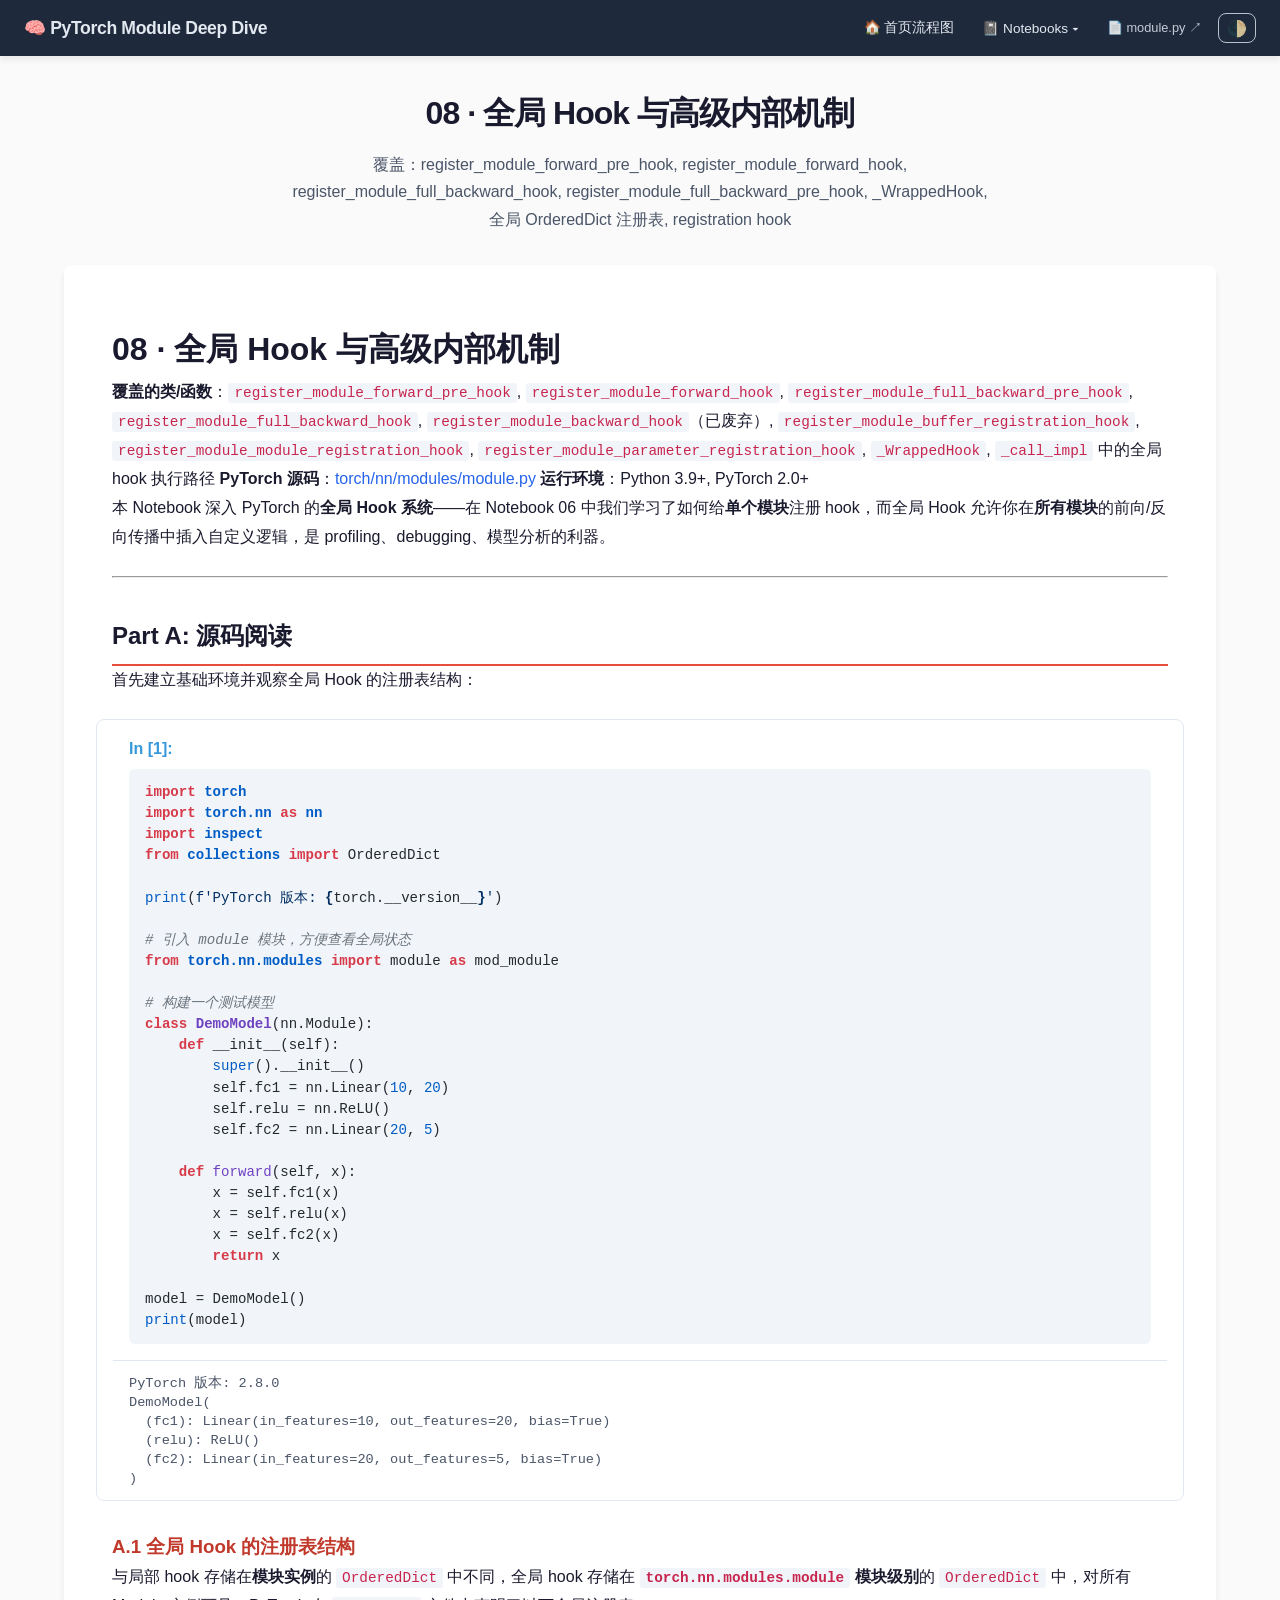
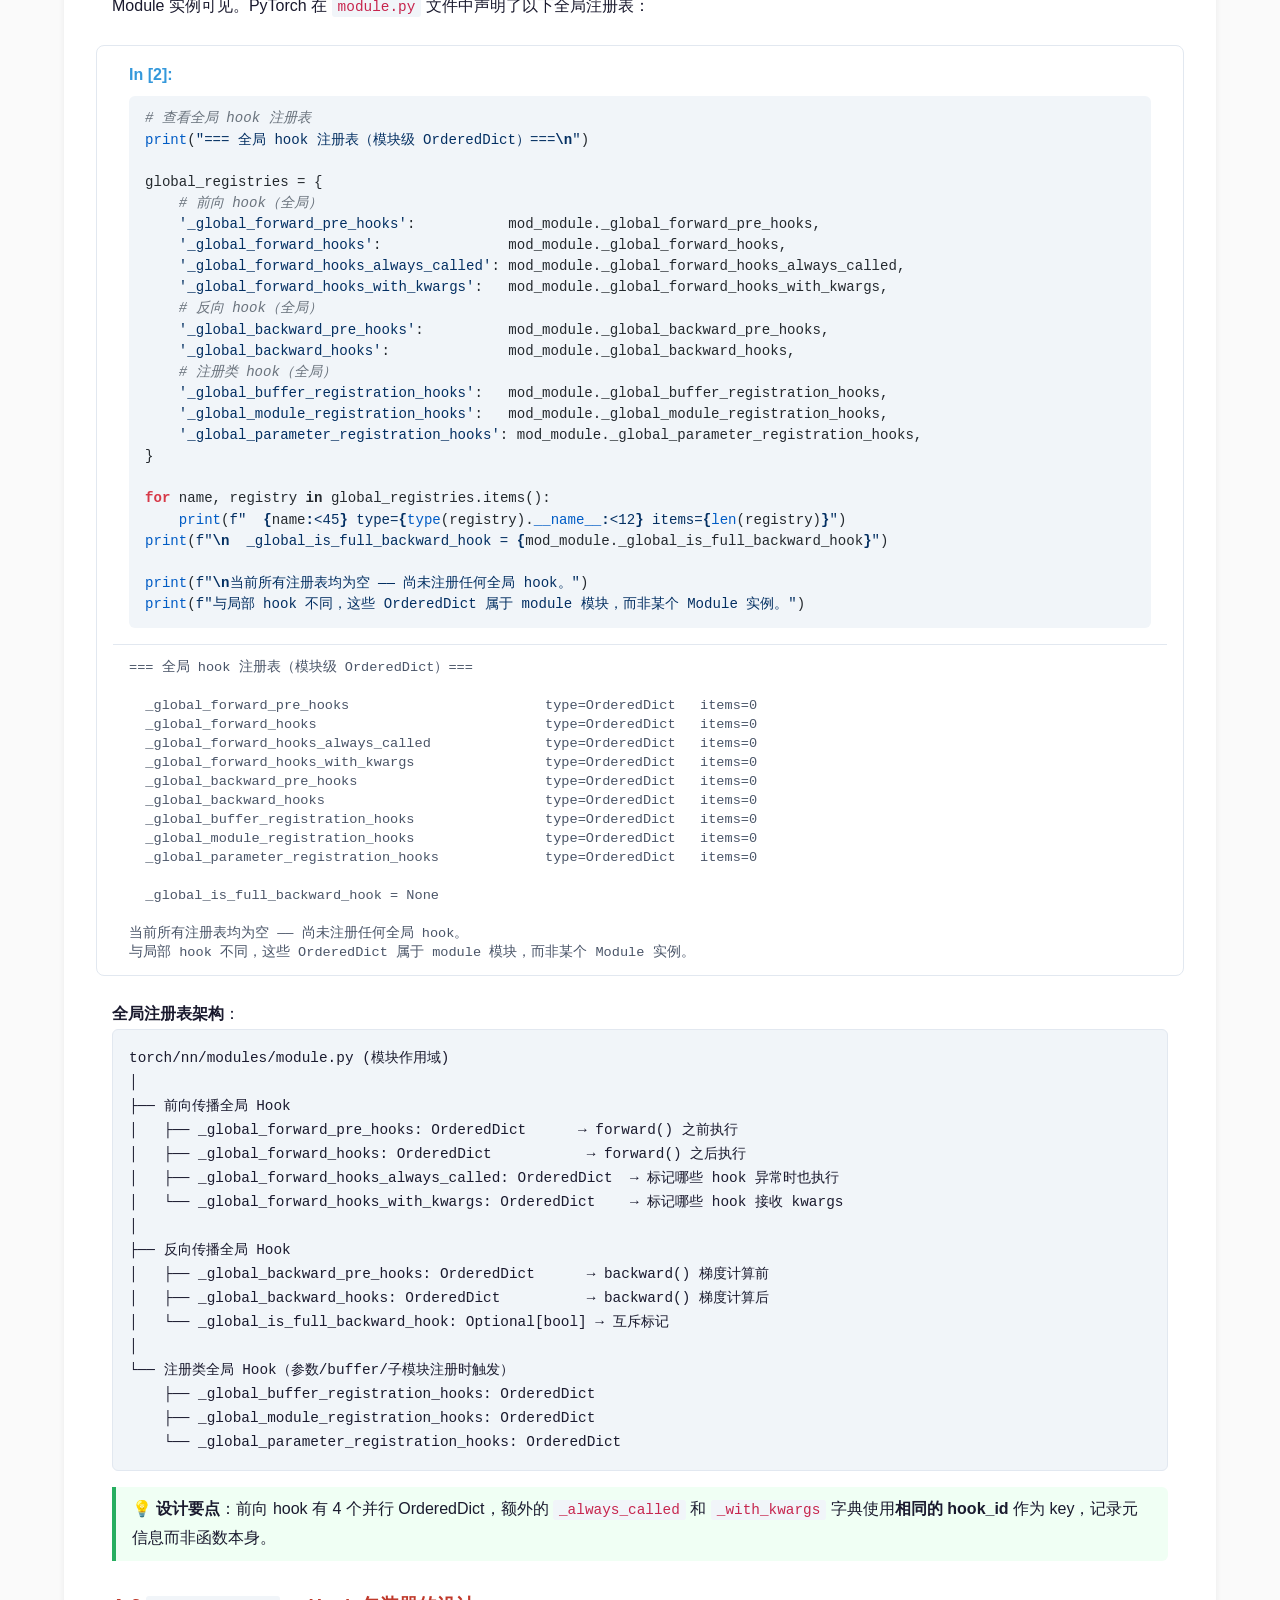
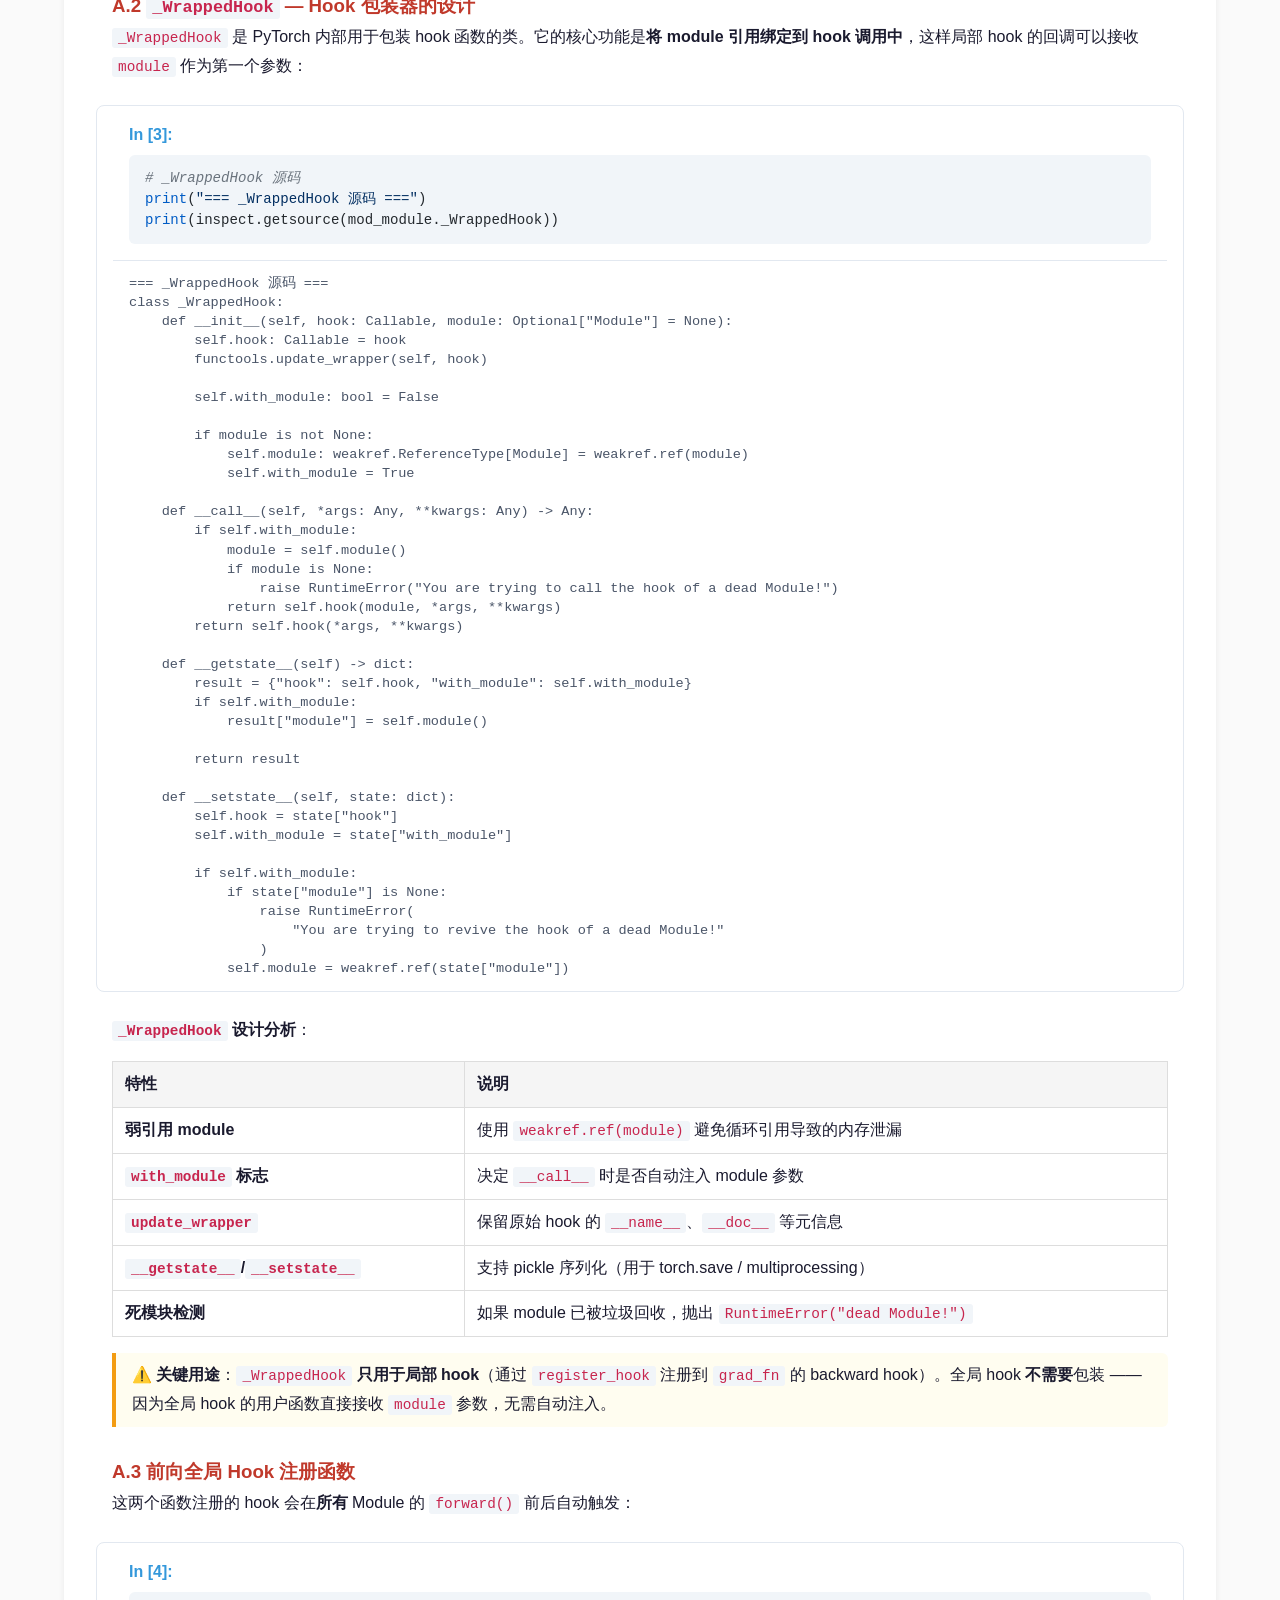
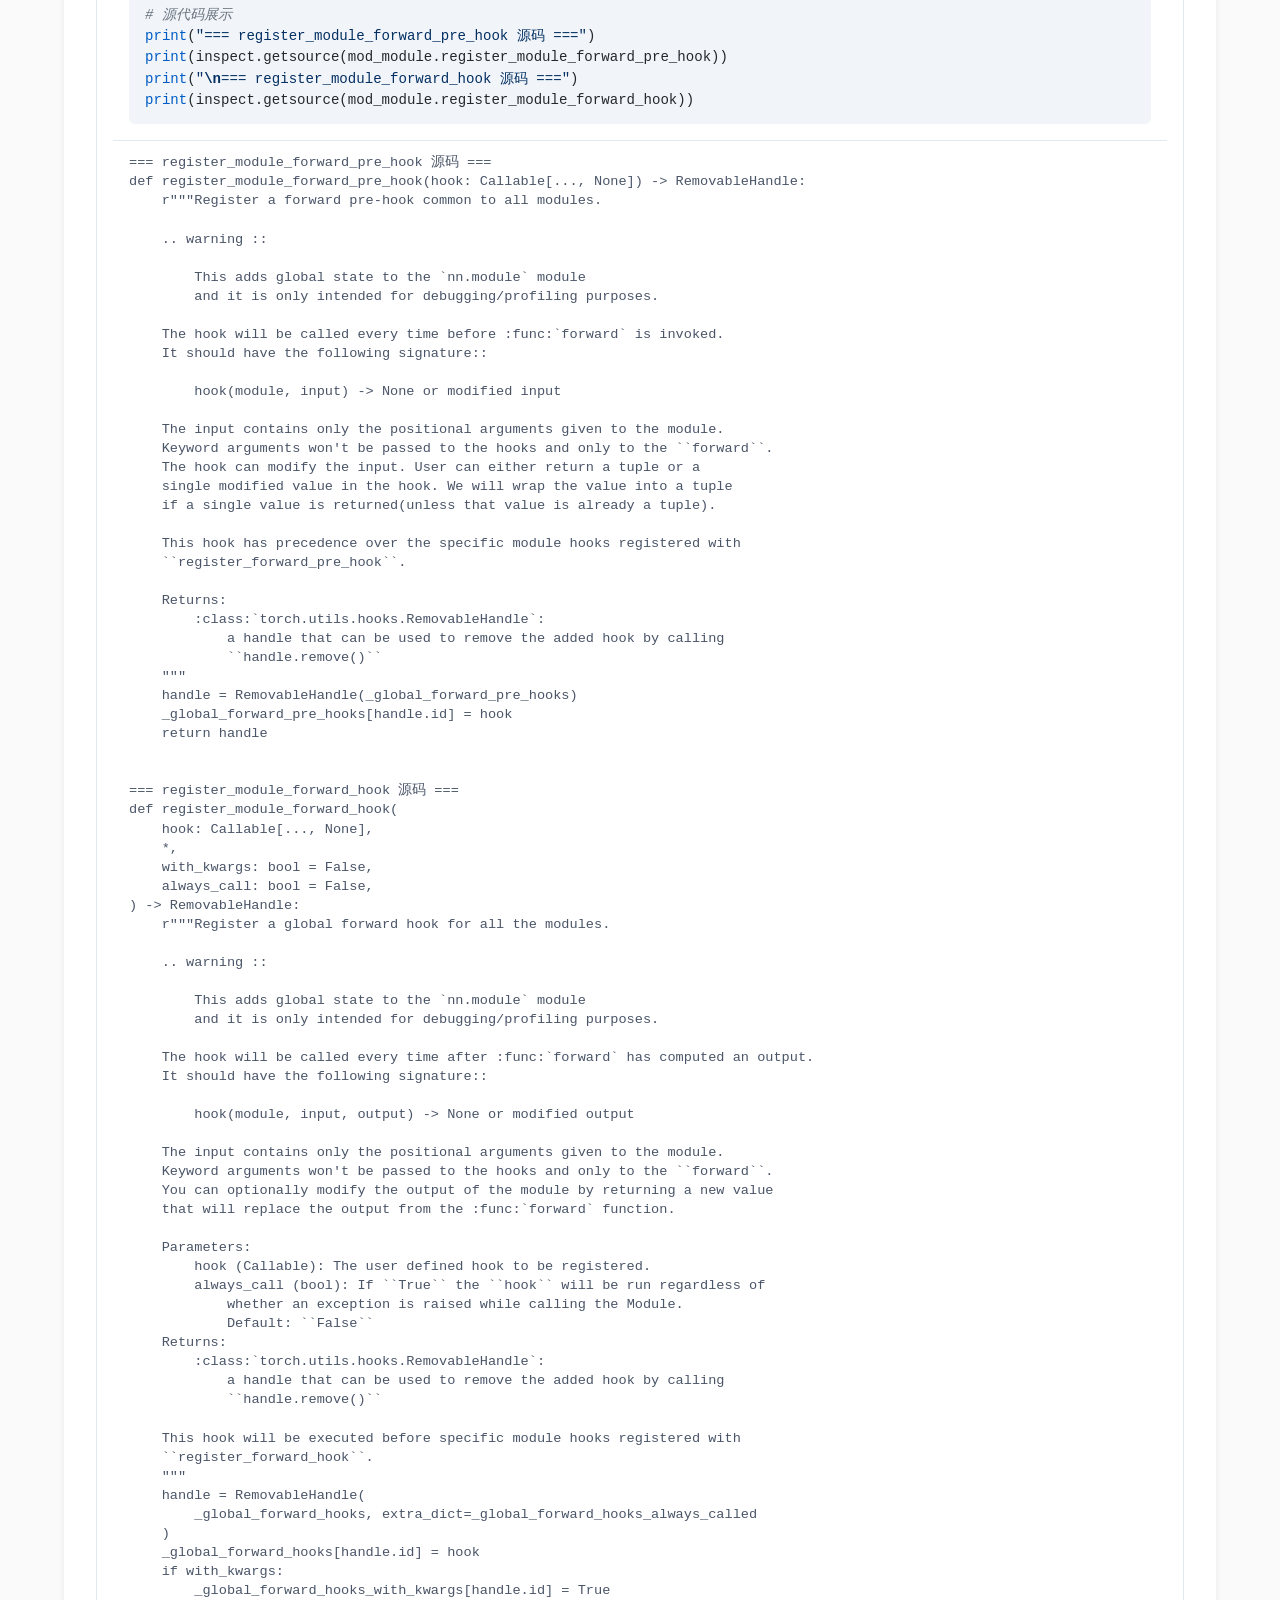
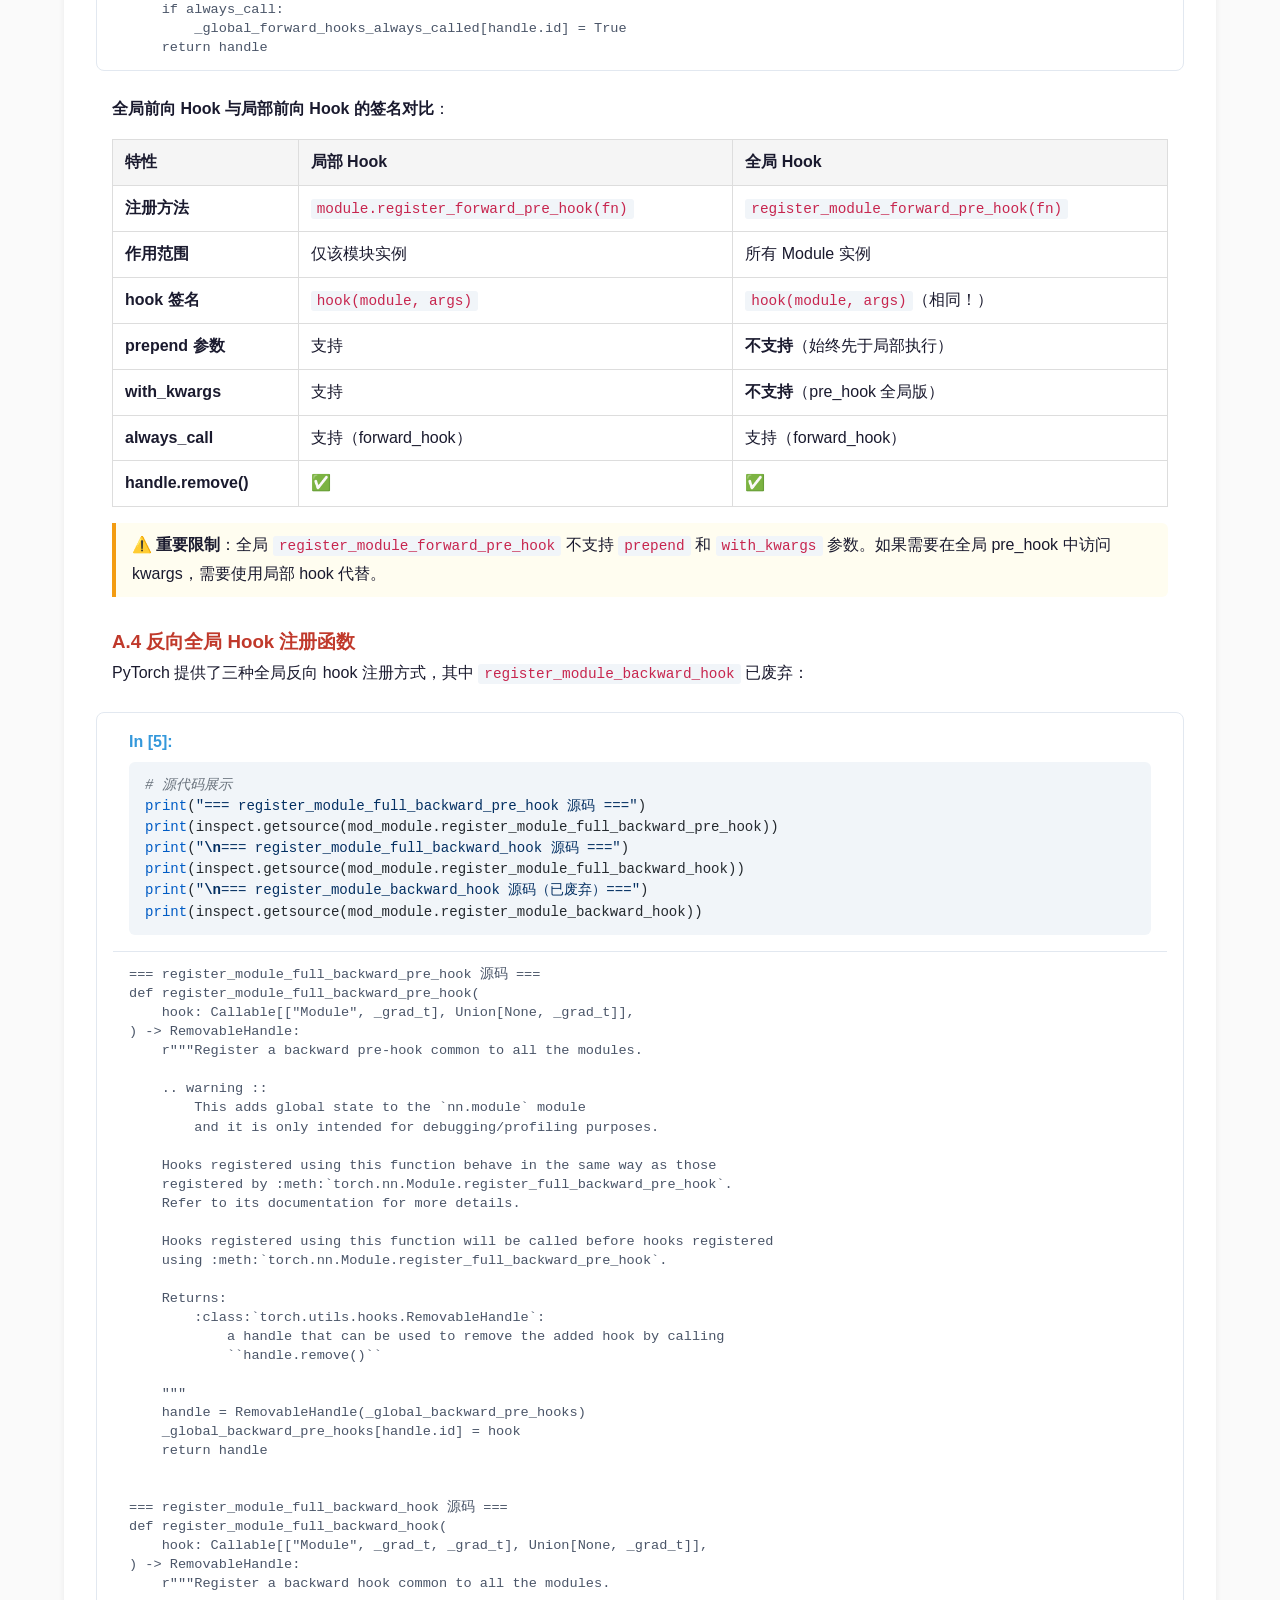
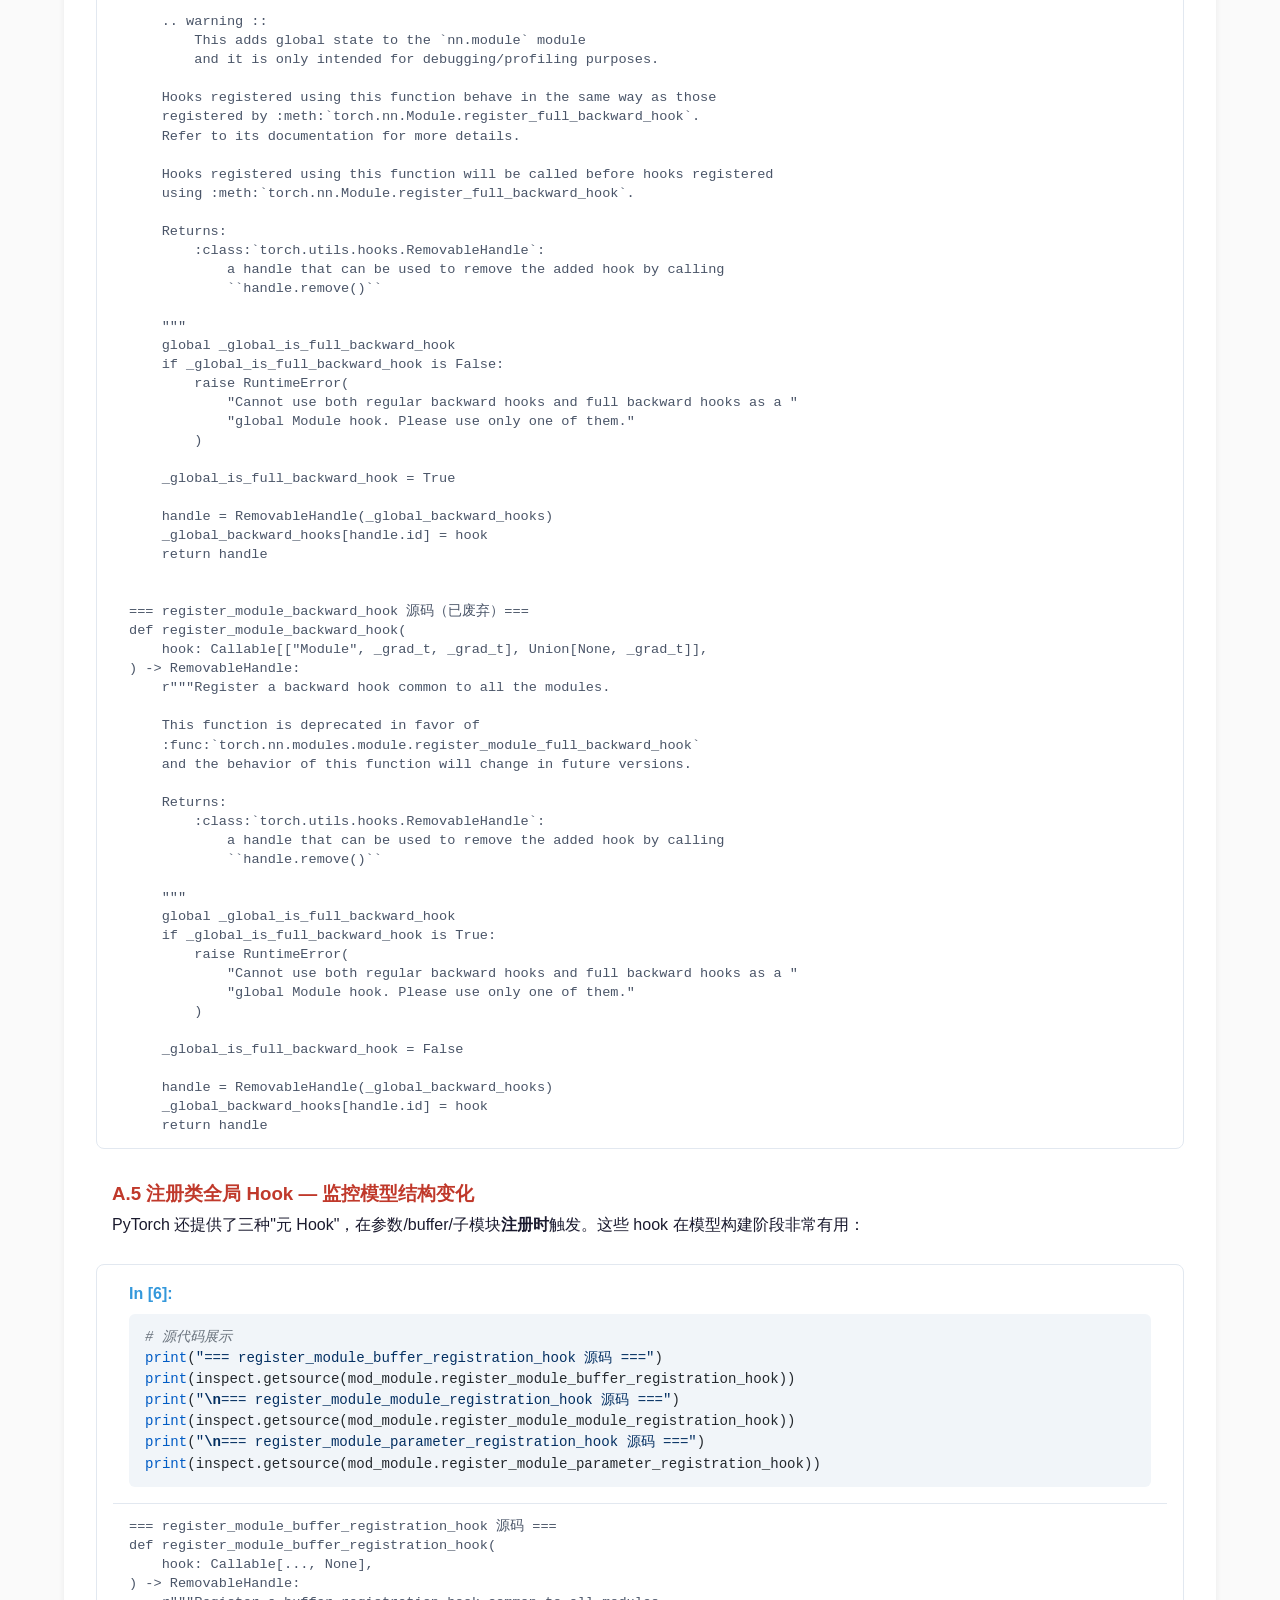
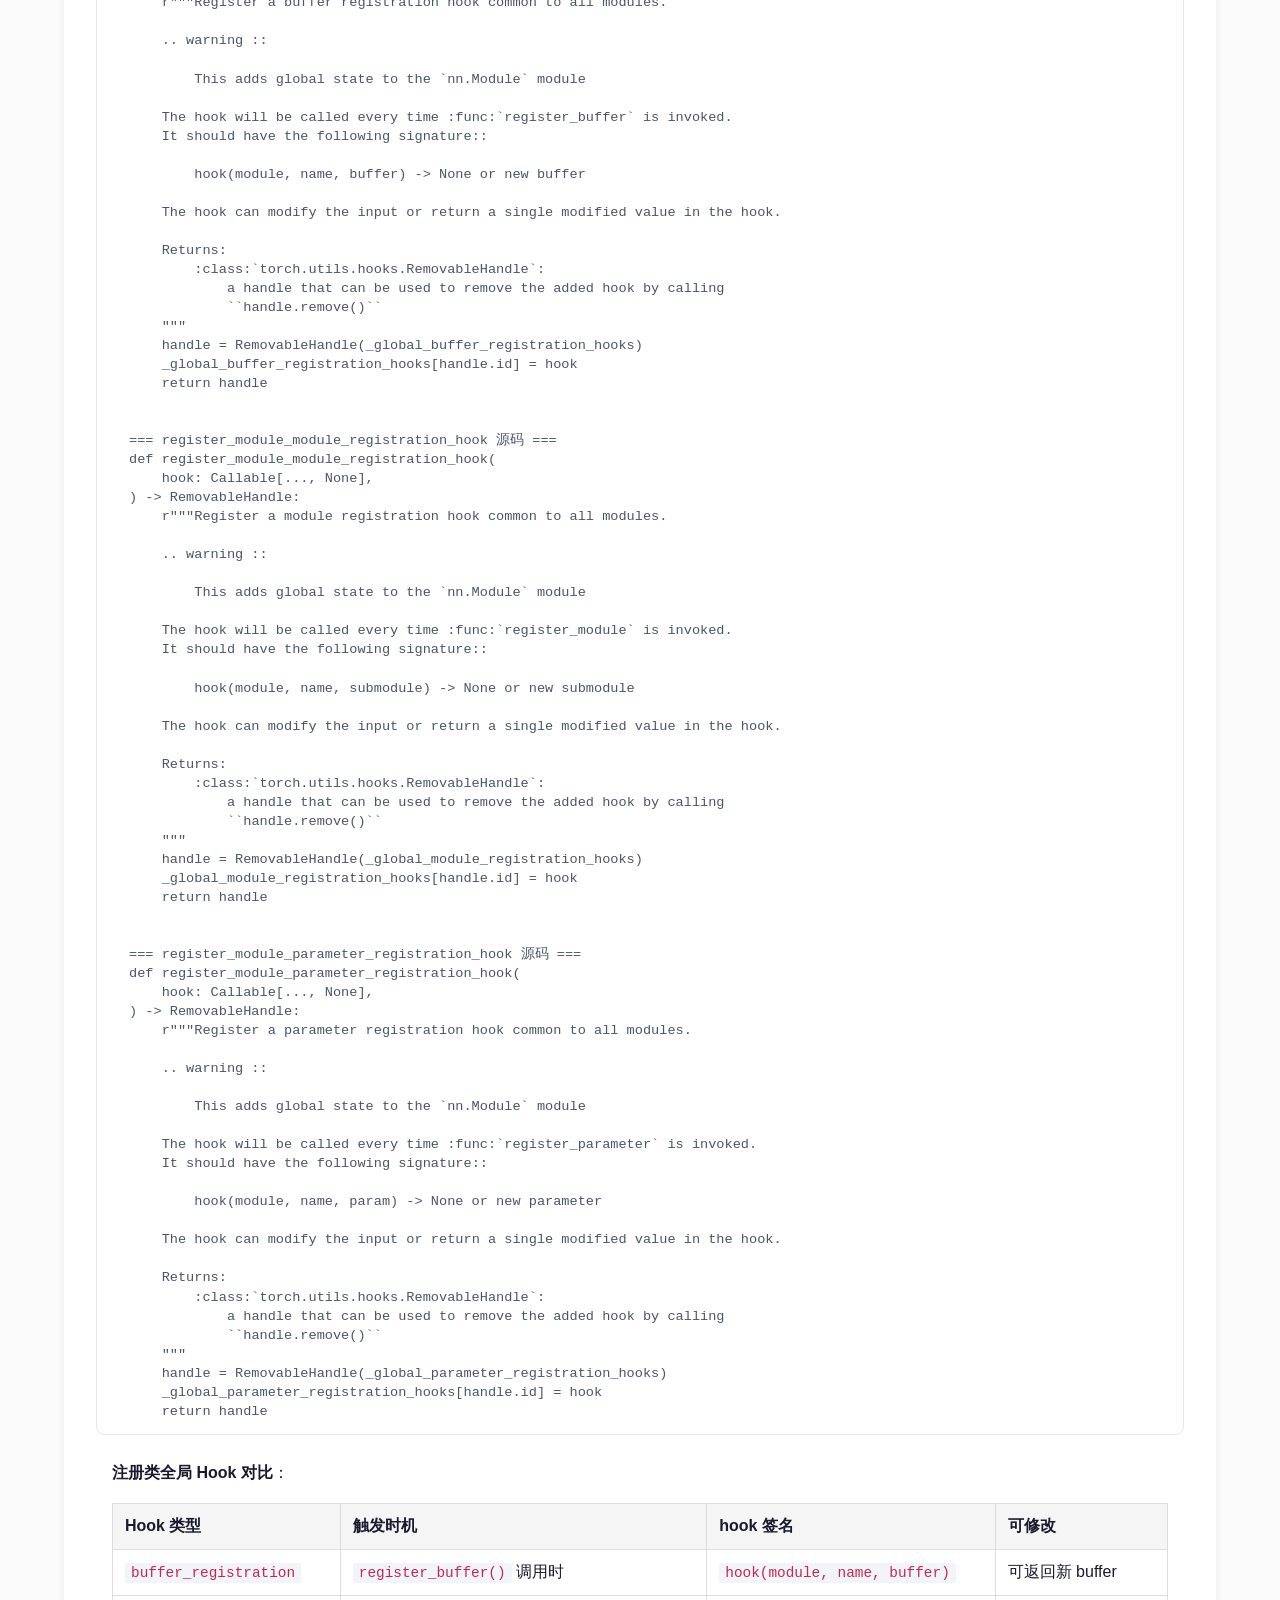
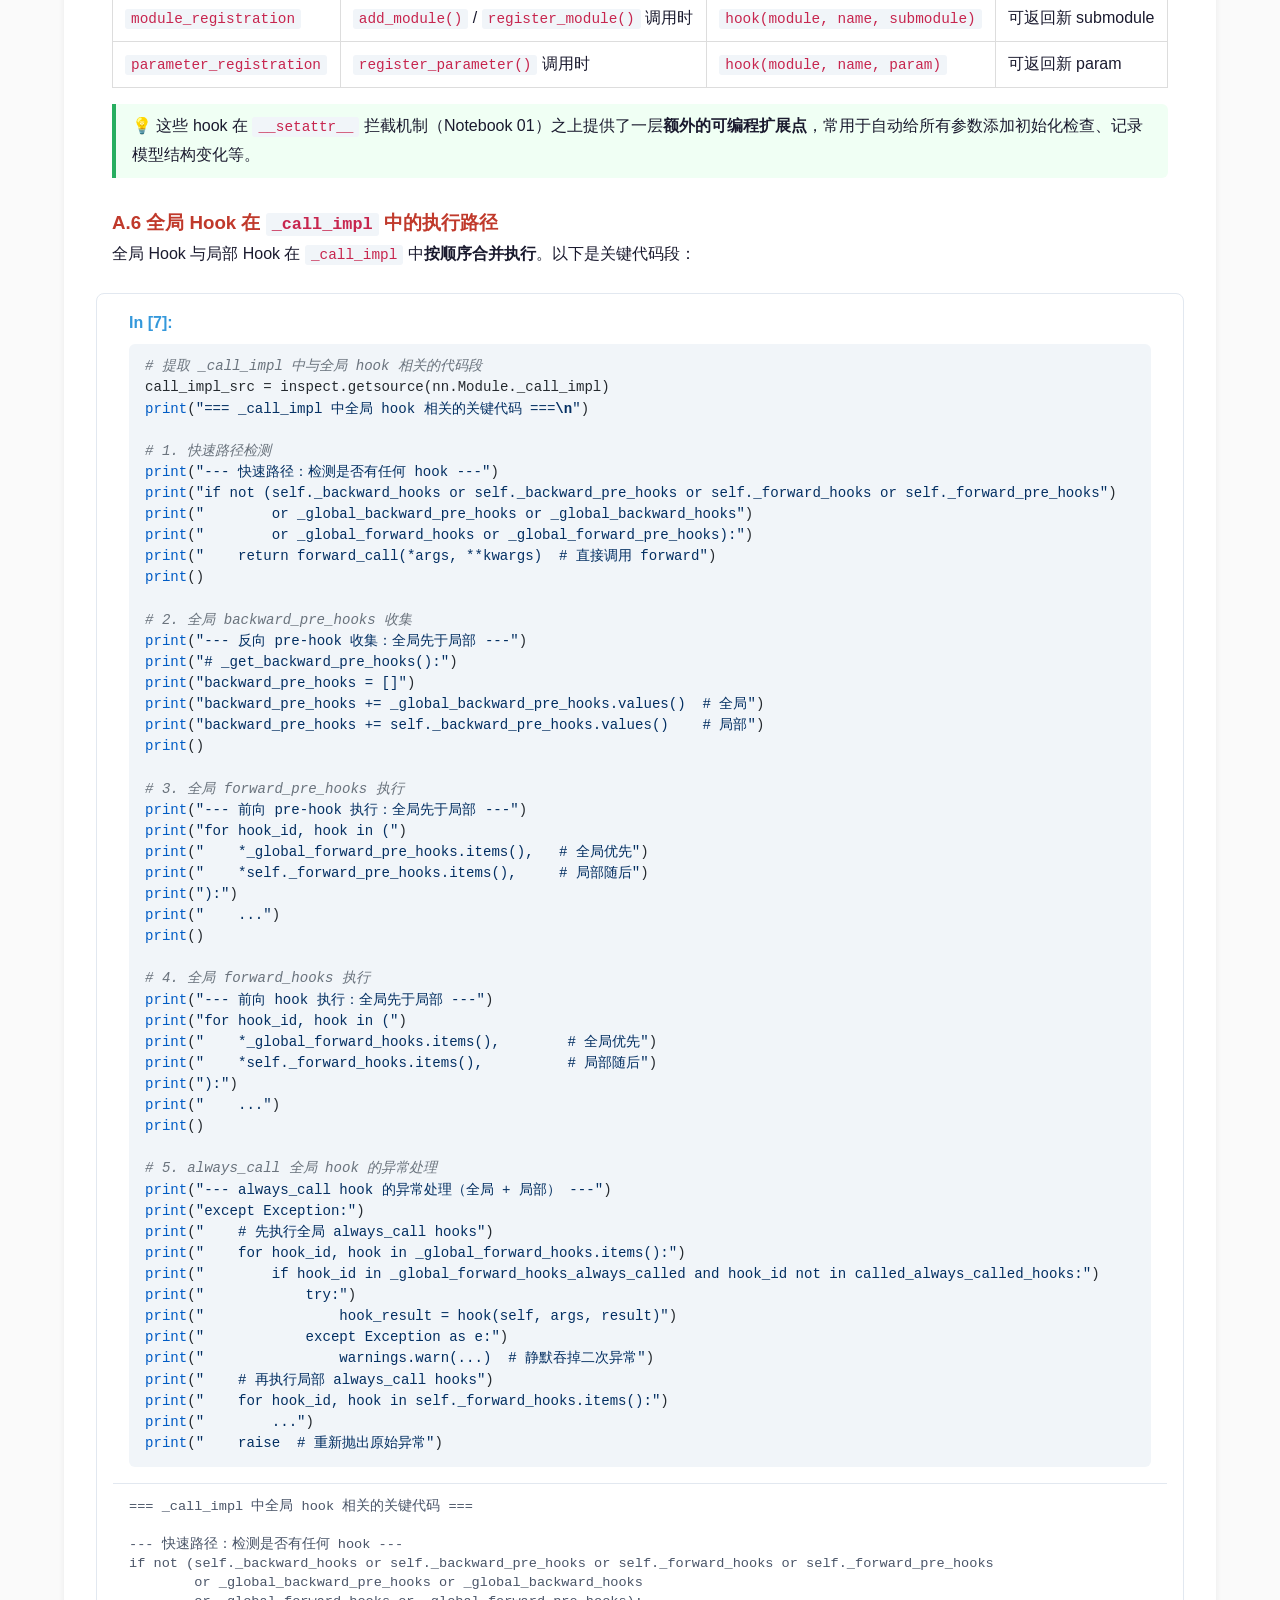
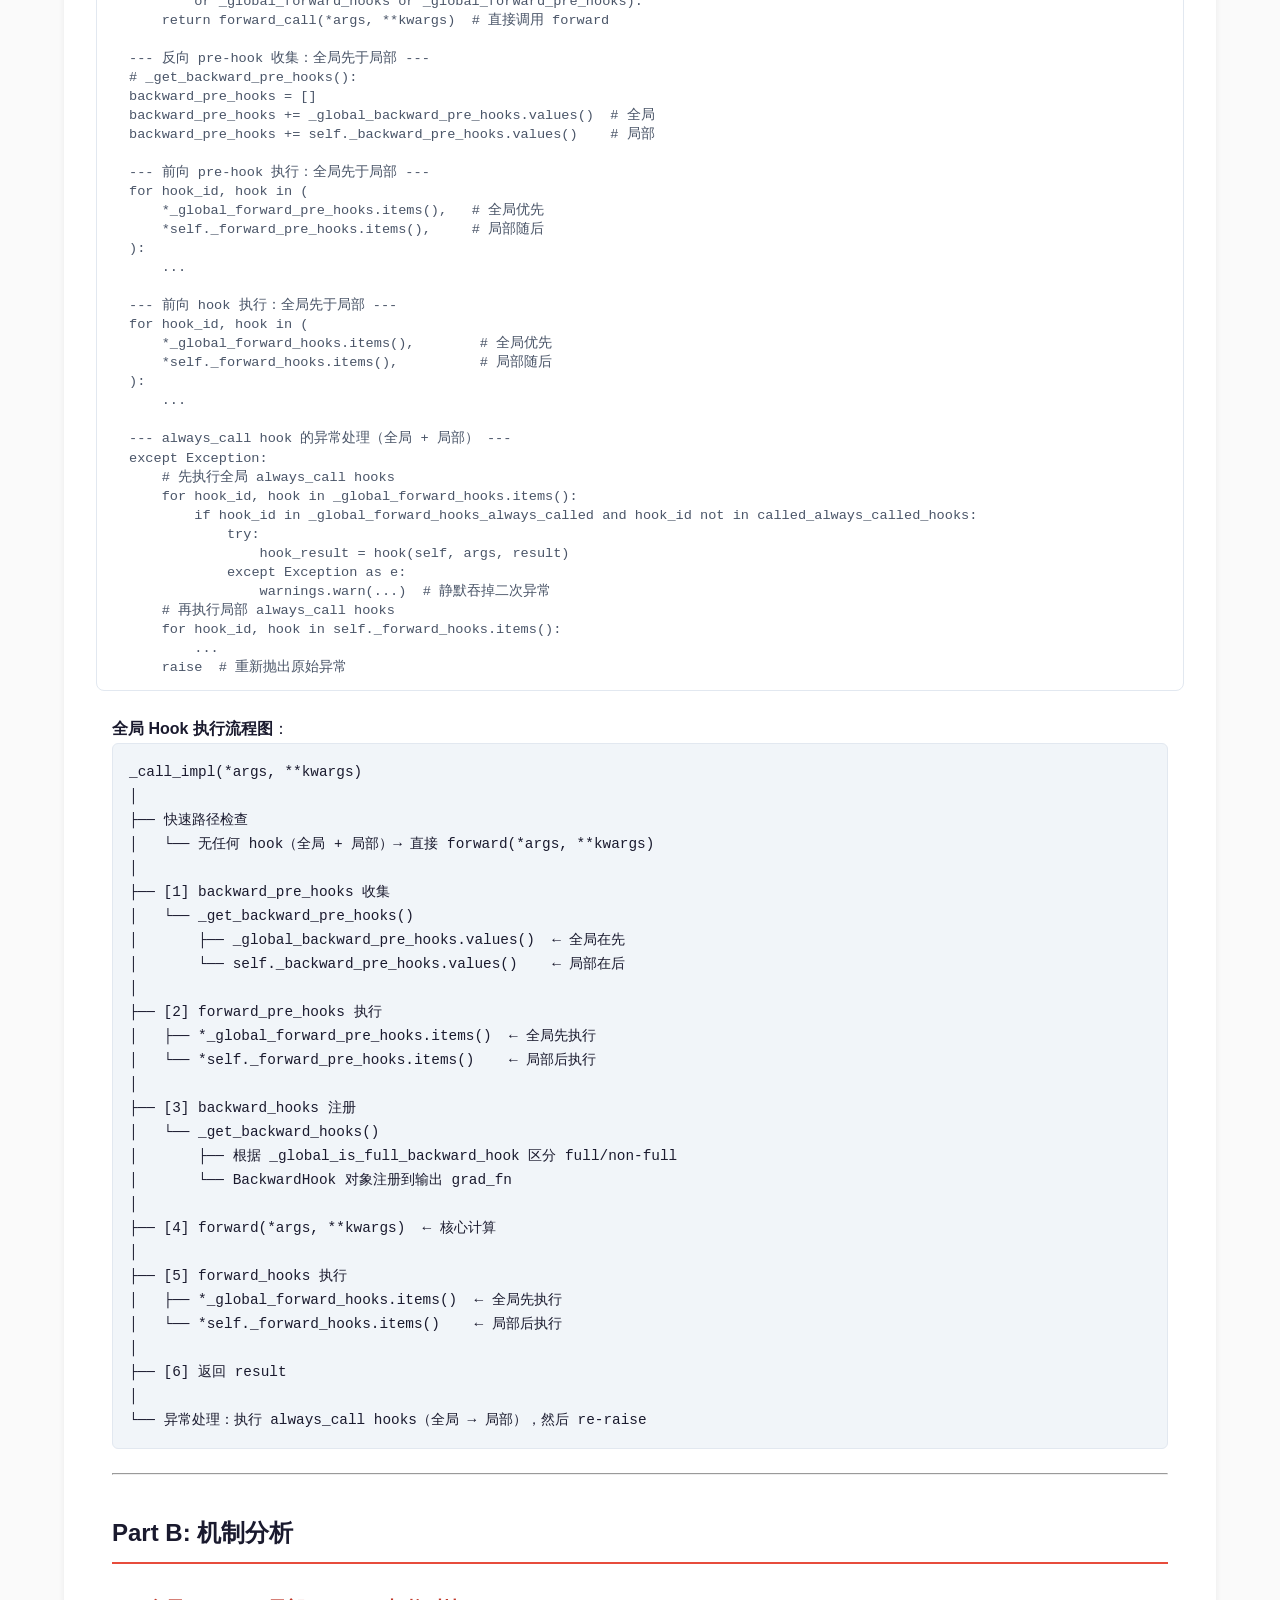
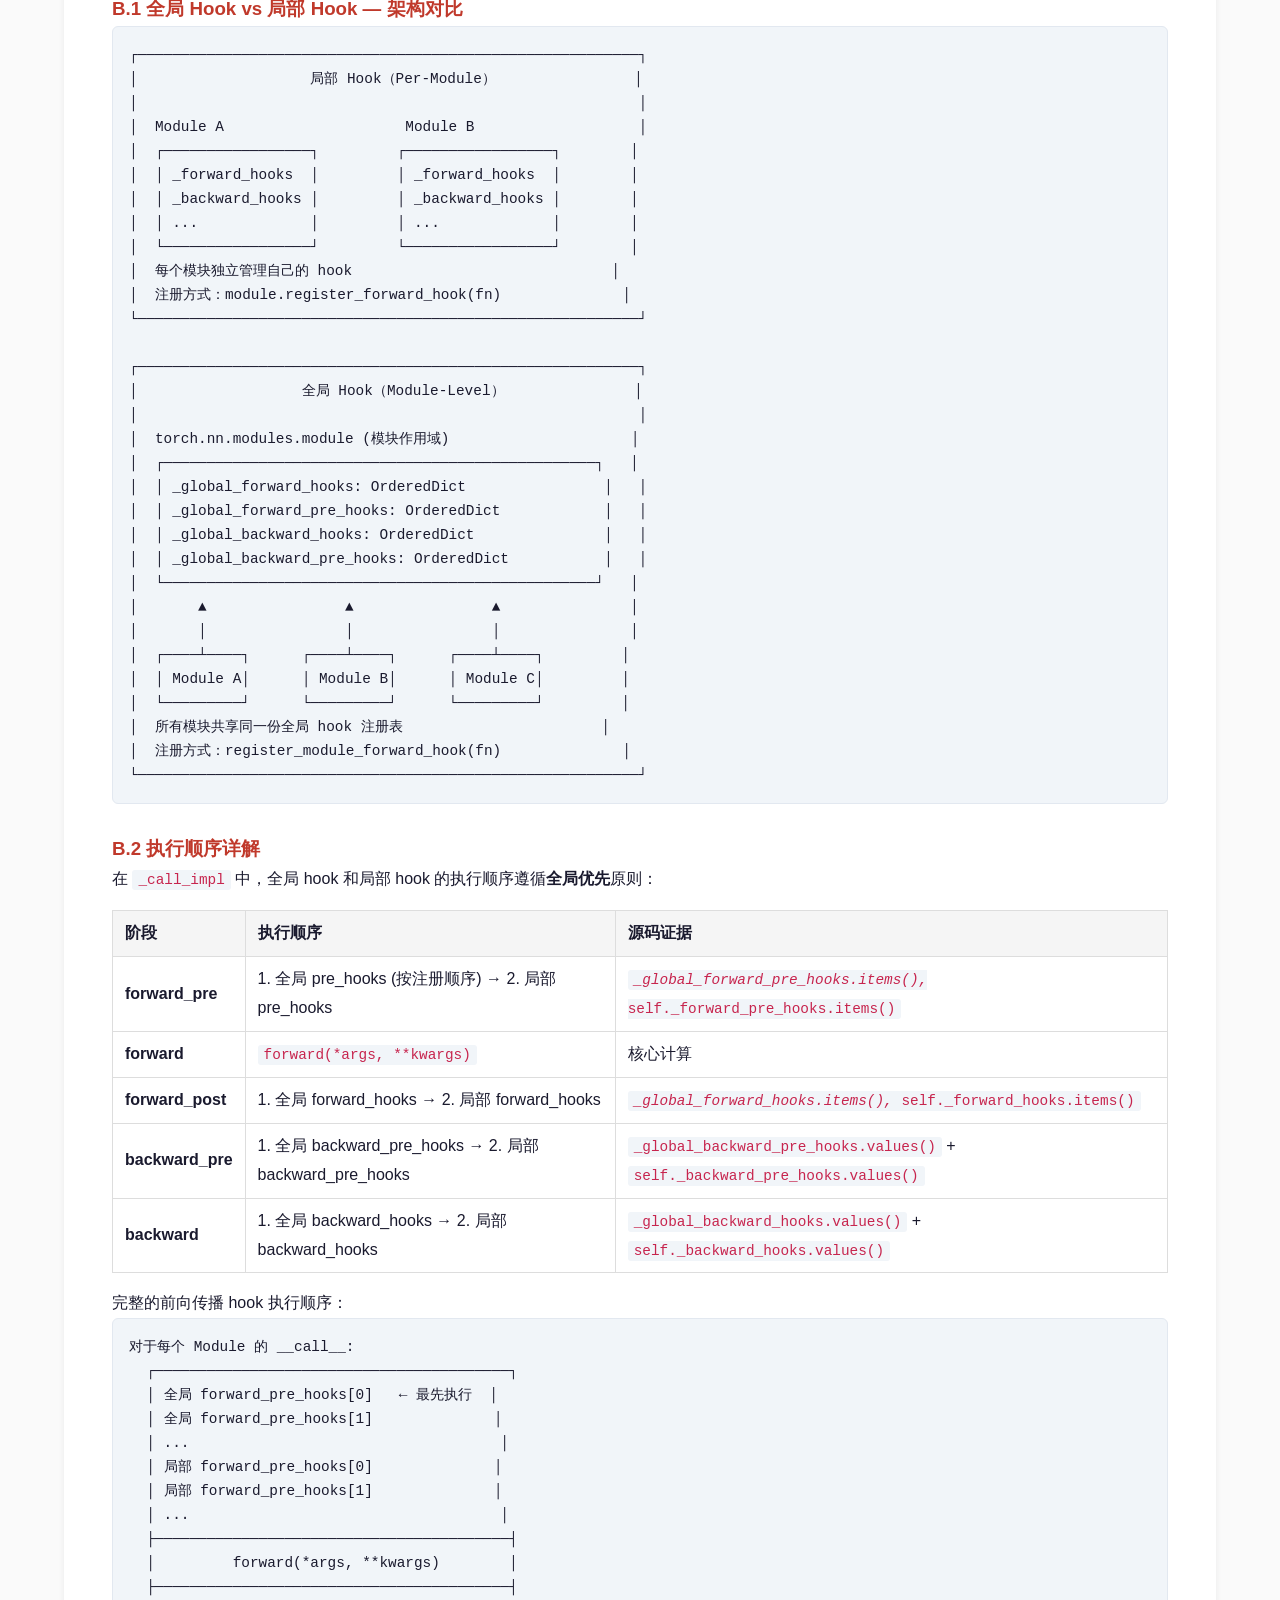
<file: notebooks/html/08_global_hooks_and_advanced.html>
<!DOCTYPE html>
<html lang="zh-CN">
<head>
    <meta charset="UTF-8">
    <meta name="viewport" content="width=device-width, initial-scale=1.0">
    <title>08 · 全局 Hook 与高级内部机制 — PyTorch module.py Deep Dive</title>
    <link rel="stylesheet" href="../../css/style.css">
    <style>
        /* ============================================================
           Pygments syntax highlighting — uses site CSS variables
           ============================================================ */
        pre { line-height: 125%; }
td.linenos .normal { color: inherit; background-color: transparent; padding-left: 5px; padding-right: 5px; }
span.linenos { color: inherit; background-color: transparent; padding-left: 5px; padding-right: 5px; }
td.linenos .special { color: #000000; background-color: #ffffc0; padding-left: 5px; padding-right: 5px; }
span.linenos.special { color: #000000; background-color: #ffffc0; padding-left: 5px; padding-right: 5px; }
.highlight .hll { background-color: #ffffcc }
.highlight { background: #f8f8f8; }
.highlight .c { color: #3D7B7B; font-style: italic } /* Comment */
.highlight .err { border: 1px solid #F00 } /* Error */
.highlight .k { color: #008000; font-weight: bold } /* Keyword */
.highlight .o { color: #666 } /* Operator */
.highlight .ch { color: #3D7B7B; font-style: italic } /* Comment.Hashbang */
.highlight .cm { color: #3D7B7B; font-style: italic } /* Comment.Multiline */
.highlight .cp { color: #9C6500 } /* Comment.Preproc */
.highlight .cpf { color: #3D7B7B; font-style: italic } /* Comment.PreprocFile */
.highlight .c1 { color: #3D7B7B; font-style: italic } /* Comment.Single */
.highlight .cs { color: #3D7B7B; font-style: italic } /* Comment.Special */
.highlight .gd { color: #A00000 } /* Generic.Deleted */
.highlight .ge { font-style: italic } /* Generic.Emph */
.highlight .ges { font-weight: bold; font-style: italic } /* Generic.EmphStrong */
.highlight .gr { color: #E40000 } /* Generic.Error */
.highlight .gh { color: #000080; font-weight: bold } /* Generic.Heading */
.highlight .gi { color: #008400 } /* Generic.Inserted */
.highlight .go { color: #717171 } /* Generic.Output */
.highlight .gp { color: #000080; font-weight: bold } /* Generic.Prompt */
.highlight .gs { font-weight: bold } /* Generic.Strong */
.highlight .gu { color: #800080; font-weight: bold } /* Generic.Subheading */
.highlight .gt { color: #04D } /* Generic.Traceback */
.highlight .kc { color: #008000; font-weight: bold } /* Keyword.Constant */
.highlight .kd { color: #008000; font-weight: bold } /* Keyword.Declaration */
.highlight .kn { color: #008000; font-weight: bold } /* Keyword.Namespace */
.highlight .kp { color: #008000 } /* Keyword.Pseudo */
.highlight .kr { color: #008000; font-weight: bold } /* Keyword.Reserved */
.highlight .kt { color: #B00040 } /* Keyword.Type */
.highlight .m { color: #666 } /* Literal.Number */
.highlight .s { color: #BA2121 } /* Literal.String */
.highlight .na { color: #687822 } /* Name.Attribute */
.highlight .nb { color: #008000 } /* Name.Builtin */
.highlight .nc { color: #00F; font-weight: bold } /* Name.Class */
.highlight .no { color: #800 } /* Name.Constant */
.highlight .nd { color: #A2F } /* Name.Decorator */
.highlight .ni { color: #717171; font-weight: bold } /* Name.Entity */
.highlight .ne { color: #CB3F38; font-weight: bold } /* Name.Exception */
.highlight .nf { color: #00F } /* Name.Function */
.highlight .nl { color: #767600 } /* Name.Label */
.highlight .nn { color: #00F; font-weight: bold } /* Name.Namespace */
.highlight .nt { color: #008000; font-weight: bold } /* Name.Tag */
.highlight .nv { color: #19177C } /* Name.Variable */
.highlight .ow { color: #A2F; font-weight: bold } /* Operator.Word */
.highlight .w { color: #BBB } /* Text.Whitespace */
.highlight .mb { color: #666 } /* Literal.Number.Bin */
.highlight .mf { color: #666 } /* Literal.Number.Float */
.highlight .mh { color: #666 } /* Literal.Number.Hex */
.highlight .mi { color: #666 } /* Literal.Number.Integer */
.highlight .mo { color: #666 } /* Literal.Number.Oct */
.highlight .sa { color: #BA2121 } /* Literal.String.Affix */
.highlight .sb { color: #BA2121 } /* Literal.String.Backtick */
.highlight .sc { color: #BA2121 } /* Literal.String.Char */
.highlight .dl { color: #BA2121 } /* Literal.String.Delimiter */
.highlight .sd { color: #BA2121; font-style: italic } /* Literal.String.Doc */
.highlight .s2 { color: #BA2121 } /* Literal.String.Double */
.highlight .se { color: #AA5D1F; font-weight: bold } /* Literal.String.Escape */
.highlight .sh { color: #BA2121 } /* Literal.String.Heredoc */
.highlight .si { color: #A45A77; font-weight: bold } /* Literal.String.Interpol */
.highlight .sx { color: #008000 } /* Literal.String.Other */
.highlight .sr { color: #A45A77 } /* Literal.String.Regex */
.highlight .s1 { color: #BA2121 } /* Literal.String.Single */
.highlight .ss { color: #19177C } /* Literal.String.Symbol */
.highlight .bp { color: #008000 } /* Name.Builtin.Pseudo */
.highlight .fm { color: #00F } /* Name.Function.Magic */
.highlight .vc { color: #19177C } /* Name.Variable.Class */
.highlight .vg { color: #19177C } /* Name.Variable.Global */
.highlight .vi { color: #19177C } /* Name.Variable.Instance */
.highlight .vm { color: #19177C } /* Name.Variable.Magic */
.highlight .il { color: #666 } /* Literal.Number.Integer.Long */

        /* Override pygments colors with site theme variables */
        .highlight { background: var(--code-bg); }
        .highlight .k, .highlight .kn, .highlight .kd, .highlight .kc, .highlight .kr, .highlight .kt { color: #d73a49; font-weight: bold; }
        .highlight .n, .highlight .nb, .highlight .bp, .highlight .fm { color: #24292e; }
        .highlight .s, .highlight .s1, .highlight .s2, .highlight .sa, .highlight .sb, .highlight .sc, .highlight .sd, .highlight .se, .highlight .sh, .highlight .si, .highlight .sx { color: #032f62; }
        .highlight .mi, .highlight .mf, .highlight .mh, .highlight .mo, .highlight .il, .highlight .m { color: #005cc5; }
        .highlight .c, .highlight .c1, .highlight .cm, .highlight .cp, .highlight .cs, .highlight .ch { color: #6a737d; font-style: italic; }
        .highlight .o, .highlight .ow, .highlight .p { color: #24292e; }
        .highlight .nf, .highlight .nc, .highlight .ne { color: #6f42c1; }
        .highlight .nn, .highlight .no { color: #005cc5; }
        .highlight .nd { color: #6f42c1; }
        .highlight .vm, .highlight .nb { color: #005cc5; }
        .highlight .err { color: #cb2431; }

        /* Dark mode overrides */
        [data-theme="dark"] .highlight .k, [data-theme="dark"] .highlight .kn,
        [data-theme="dark"] .highlight .kd, [data-theme="dark"] .highlight .kc,
        [data-theme="dark"] .highlight .kr, [data-theme="dark"] .highlight .kt { color: #ff7b72; font-weight: bold; }
        [data-theme="dark"] .highlight .n, [data-theme="dark"] .highlight .nb,
        [data-theme="dark"] .highlight .bp, [data-theme="dark"] .highlight .fm { color: #c9d1d9; }
        [data-theme="dark"] .highlight .s, [data-theme="dark"] .highlight .s1,
        [data-theme="dark"] .highlight .s2, [data-theme="dark"] .highlight .sa,
        [data-theme="dark"] .highlight .sb, [data-theme="dark"] .highlight .sc,
        [data-theme="dark"] .highlight .sd, [data-theme="dark"] .highlight .se,
        [data-theme="dark"] .highlight .sh, [data-theme="dark"] .highlight .si,
        [data-theme="dark"] .highlight .sx { color: #a5d6ff; }
        [data-theme="dark"] .highlight .mi, [data-theme="dark"] .highlight .mf,
        [data-theme="dark"] .highlight .mh, [data-theme="dark"] .highlight .mo,
        [data-theme="dark"] .highlight .il, [data-theme="dark"] .highlight .m { color: #79c0ff; }
        [data-theme="dark"] .highlight .c, [data-theme="dark"] .highlight .c1,
        [data-theme="dark"] .highlight .cm, [data-theme="dark"] .highlight .cp,
        [data-theme="dark"] .highlight .cs, [data-theme="dark"] .highlight .ch { color: #8b949e; font-style: italic; }
        [data-theme="dark"] .highlight .o, [data-theme="dark"] .highlight .ow,
        [data-theme="dark"] .highlight .p { color: #c9d1d9; }
        [data-theme="dark"] .highlight .nf, [data-theme="dark"] .highlight .nc,
        [data-theme="dark"] .highlight .ne { color: #d2a8ff; }
        [data-theme="dark"] .highlight .nn, [data-theme="dark"] .highlight .no { color: #79c0ff; }
        [data-theme="dark"] .highlight .nd { color: #d2a8ff; }
        [data-theme="dark"] .highlight .vm { color: #79c0ff; }
        [data-theme="dark"] .highlight .err { color: #f85149; }

        /* Notebook cell styling */
        .notebook-cell { margin: 1.5em 0; padding: 0 1em; }
        .notebook-cell.markdown { line-height: 1.8; }
        .notebook-cell.markdown h2 { border-bottom: 2px solid #e74c3c; padding-bottom: 0.3em; margin-top: 1.5em; }
        .notebook-cell.markdown h3 { margin-top: 1.5em; color: #c0392b; }
        .notebook-cell.markdown table { border-collapse: collapse; width: 100%; margin: 1em 0; }
        .notebook-cell.markdown th, .notebook-cell.markdown td { border: 1px solid #ddd; padding: 8px 12px; text-align: left; }
        .notebook-cell.markdown th { background: #f5f5f5; font-weight: 600; }
        .notebook-cell.markdown code { background: var(--code-bg); color: var(--code-text); padding: 2px 6px; border-radius: 3px; font-size: 0.9em; }
        .notebook-cell.markdown pre { background: var(--code-bg); padding: 1em; border-radius: 6px; overflow-x: auto; border: 1px solid var(--border-color); line-height: 1.5; }
        .notebook-cell.markdown pre code { background: none; padding: 0; color: inherit; }
        .notebook-cell.code { background: var(--bg-secondary); border: 1px solid var(--border-color); border-radius: 8px; overflow: hidden; }
        .notebook-cell.code .input-area { padding: 1em; border-bottom: 1px solid var(--border-color); }
        .notebook-cell.code .input-area .highlight { background: var(--code-bg); padding: 0.8em 1em; border-radius: 6px; overflow-x: auto; }
        .notebook-cell.code .input-area .highlight pre { margin: 0; white-space: pre-wrap; font-family: 'SF Mono','Menlo','Monaco','Courier New',monospace; font-size: 0.88em; line-height: 1.5; }
        .notebook-cell.code .input-area .in-prompt { color: #3498db; font-weight: bold; margin-bottom: 0.5em; }
        .notebook-cell.code .output-area { padding: 0.8em 1em; }
        .notebook-cell.code .output-area pre { margin: 0; white-space: pre-wrap; font-family: 'SF Mono','Menlo','Monaco','Courier New',monospace; font-size: 0.85em; line-height: 1.4; color: var(--text-secondary); }
        blockquote.tip { border-left: 4px solid #27ae60; padding: 0.5em 1em; margin: 1em 0; background: #f0fff4; border-radius: 0 6px 6px 0; }
        blockquote.warning { border-left: 4px solid #f39c12; padding: 0.5em 1em; margin: 1em 0; background: #fffdf0; border-radius: 0 6px 6px 0; }

        /* Dark mode overrides for notebook cells */
        [data-theme="dark"] .notebook-cell.markdown h2 { border-bottom-color: #e74c3c; }
        [data-theme="dark"] .notebook-cell.markdown h3 { color: #e74c3c; }
        [data-theme="dark"] .notebook-cell.markdown th { background: var(--bg-tertiary); }
        [data-theme="dark"] .notebook-cell.markdown th, [data-theme="dark"] .notebook-cell.markdown td { border-color: var(--border-color); }
        [data-theme="dark"] .notebook-cell.code { background: var(--bg-secondary); border-color: var(--border-color); }
        [data-theme="dark"] .notebook-cell.code .input-area { border-bottom-color: var(--border-color); }
        [data-theme="dark"] .notebook-cell.code .input-area .in-prompt { color: #60a5fa; }
        [data-theme="dark"] blockquote.tip { background: #064e3b; color: #d1fae5; }
        [data-theme="dark"] blockquote.warning { background: #78350f; color: #fef3c7; }
    </style>
</head>
<body>
<nav class="navbar">
    <div class="nav-brand"><a href="../../index.html" class="nav-logo">🧠 PyTorch Module Deep Dive</a></div>
    <div class="nav-links">
        <a href="../../index.html" class="nav-item">🏠 首页流程图</a>
        <div class="nav-dropdown">
            <button class="nav-dropbtn">📓 Notebooks ▾</button>
            <div class="nav-dropdown-content">
                <a href="01_module_initialization.html" class="nav-item">01 · Module 初始化与属性拦截</a>
                <a href="02_parameter_and_buffer.html" class="nav-item">02 · Parameter 与 Buffer</a>
                <a href="03_module_hierarchy.html" class="nav-item">03 · Module 层级导航</a>
                <a href="04_device_and_dtype.html" class="nav-item">04 · 设备迁移与类型转换</a>
                <a href="05_training_mode.html" class="nav-item">05 · 训练模式与梯度管理</a>
                <a href="06_forward_and_hooks.html" class="nav-item">06 · Forward 调用链与 Hook</a>
                <a href="07_state_serialization.html" class="nav-item active">07 · 状态序列化</a>
                <a href="08_global_hooks_and_advanced.html" class="nav-item">08 · 全局 Hook 与高级机制</a>
                <a href="09_containers.html" class="nav-item">09 · 容器类</a>
                <a href="10_compilation_and_internals.html" class="nav-item">10 · 编译系统与内部细节</a>
            </div>
        </div>
        <a href="https://github.com/pytorch/pytorch/blob/main/torch/nn/modules/module.py" target="_blank" class="nav-item nav-source">📄 module.py ↗</a>
        <button id="themeToggle" class="nav-item theme-btn" title="切换主题">🌓</button>
    </div>
</nav>
<main class="main-content">
    <header class="page-header">
        <h1>08 · 全局 Hook 与高级内部机制</h1>
        <p class="subtitle">覆盖：register_module_forward_pre_hook, register_module_forward_hook, register_module_full_backward_hook, register_module_full_backward_pre_hook, _WrappedHook, 全局 OrderedDict 注册表, registration hook</p>
    </header>
    <div class="diagram-container">

<div class="notebook-cell markdown">
<h1>08 · 全局 Hook 与高级内部机制</h1>

<blockquote><strong>覆盖的类/函数</strong>：<code>register_module_forward_pre_hook</code>, <code>register_module_forward_hook</code>, <code>register_module_full_backward_pre_hook</code>, <code>register_module_full_backward_hook</code>, <code>register_module_backward_hook</code>（已废弃）, <code>register_module_buffer_registration_hook</code>, <code>register_module_module_registration_hook</code>, <code>register_module_parameter_registration_hook</code>, <code>_WrappedHook</code>, <code>_call_impl</code> 中的全局 hook 执行路径
<strong>PyTorch 源码</strong>：<a href="https://github.com/pytorch/pytorch/blob/main/torch/nn/modules/module.py" target="_blank">torch/nn/modules/module.py</a>
<strong>运行环境</strong>：Python 3.9+, PyTorch 2.0+</blockquote>

<p>本 Notebook 深入 PyTorch 的<strong>全局 Hook 系统</strong>——在 Notebook 06 中我们学习了如何给<strong>单个模块</strong>注册 hook，而全局 Hook 允许你在<strong>所有模块</strong>的前向/反向传播中插入自定义逻辑，是 profiling、debugging、模型分析的利器。</p>
</div>
<div class="notebook-cell markdown">
<hr>

<h2>Part A: 源码阅读</h2>

<p>首先建立基础环境并观察全局 Hook 的注册表结构：</p>
</div>
<div class="notebook-cell code">
<div class="input-area">
<div class="in-prompt">In [1]:</div>
<div class="highlight"><pre><span class="kn">import</span><span class="w"> </span><span class="nn">torch</span>
<span class="kn">import</span><span class="w"> </span><span class="nn">torch.nn</span><span class="w"> </span><span class="k">as</span><span class="w"> </span><span class="nn">nn</span>
<span class="kn">import</span><span class="w"> </span><span class="nn">inspect</span>
<span class="kn">from</span><span class="w"> </span><span class="nn">collections</span><span class="w"> </span><span class="kn">import</span> <span class="n">OrderedDict</span>

<span class="nb">print</span><span class="p">(</span><span class="sa">f</span><span class="s1">&#39;PyTorch 版本: </span><span class="si">{</span><span class="n">torch</span><span class="o">.</span><span class="n">__version__</span><span class="si">}</span><span class="s1">&#39;</span><span class="p">)</span>

<span class="c1"># 引入 module 模块，方便查看全局状态</span>
<span class="kn">from</span><span class="w"> </span><span class="nn">torch.nn.modules</span><span class="w"> </span><span class="kn">import</span> <span class="n">module</span> <span class="k">as</span> <span class="n">mod_module</span>

<span class="c1"># 构建一个测试模型</span>
<span class="k">class</span><span class="w"> </span><span class="nc">DemoModel</span><span class="p">(</span><span class="n">nn</span><span class="o">.</span><span class="n">Module</span><span class="p">):</span>
    <span class="k">def</span><span class="w"> </span><span class="fm">__init__</span><span class="p">(</span><span class="bp">self</span><span class="p">):</span>
        <span class="nb">super</span><span class="p">()</span><span class="o">.</span><span class="fm">__init__</span><span class="p">()</span>
        <span class="bp">self</span><span class="o">.</span><span class="n">fc1</span> <span class="o">=</span> <span class="n">nn</span><span class="o">.</span><span class="n">Linear</span><span class="p">(</span><span class="mi">10</span><span class="p">,</span> <span class="mi">20</span><span class="p">)</span>
        <span class="bp">self</span><span class="o">.</span><span class="n">relu</span> <span class="o">=</span> <span class="n">nn</span><span class="o">.</span><span class="n">ReLU</span><span class="p">()</span>
        <span class="bp">self</span><span class="o">.</span><span class="n">fc2</span> <span class="o">=</span> <span class="n">nn</span><span class="o">.</span><span class="n">Linear</span><span class="p">(</span><span class="mi">20</span><span class="p">,</span> <span class="mi">5</span><span class="p">)</span>

    <span class="k">def</span><span class="w"> </span><span class="nf">forward</span><span class="p">(</span><span class="bp">self</span><span class="p">,</span> <span class="n">x</span><span class="p">):</span>
        <span class="n">x</span> <span class="o">=</span> <span class="bp">self</span><span class="o">.</span><span class="n">fc1</span><span class="p">(</span><span class="n">x</span><span class="p">)</span>
        <span class="n">x</span> <span class="o">=</span> <span class="bp">self</span><span class="o">.</span><span class="n">relu</span><span class="p">(</span><span class="n">x</span><span class="p">)</span>
        <span class="n">x</span> <span class="o">=</span> <span class="bp">self</span><span class="o">.</span><span class="n">fc2</span><span class="p">(</span><span class="n">x</span><span class="p">)</span>
        <span class="k">return</span> <span class="n">x</span>

<span class="n">model</span> <span class="o">=</span> <span class="n">DemoModel</span><span class="p">()</span>
<span class="nb">print</span><span class="p">(</span><span class="n">model</span><span class="p">)</span>
</pre></div>
</div>
<div class="output-area">
<pre><span class="go">PyTorch 版本: 2.8.0</span>
<span class="go">DemoModel(</span>
<span class="go">  (fc1): Linear(in_features=10, out_features=20, bias=True)</span>
<span class="go">  (relu): ReLU()</span>
<span class="go">  (fc2): Linear(in_features=20, out_features=5, bias=True)</span>
<span class="go">)</span>
</pre>
</div>
</div>
<div class="notebook-cell markdown">
<h3>A.1 全局 Hook 的注册表结构</h3>

<p>与局部 hook 存储在<strong>模块实例</strong>的 <code>OrderedDict</code> 中不同，全局 hook 存储在 <strong><code>torch.nn.modules.module</code> 模块级别</strong>的 <code>OrderedDict</code> 中，对所有 Module 实例可见。PyTorch 在 <code>module.py</code> 文件中声明了以下全局注册表：</p>
</div>
<div class="notebook-cell code">
<div class="input-area">
<div class="in-prompt">In [2]:</div>
<div class="highlight"><pre><span class="c1"># 查看全局 hook 注册表</span>
<span class="nb">print</span><span class="p">(</span><span class="s2">&quot;=== 全局 hook 注册表（模块级 OrderedDict）===</span><span class="se">\n</span><span class="s2">&quot;</span><span class="p">)</span>

<span class="n">global_registries</span> <span class="o">=</span> <span class="p">{</span>
    <span class="c1"># 前向 hook（全局）</span>
    <span class="s1">&#39;_global_forward_pre_hooks&#39;</span><span class="p">:</span>           <span class="n">mod_module</span><span class="o">.</span><span class="n">_global_forward_pre_hooks</span><span class="p">,</span>
    <span class="s1">&#39;_global_forward_hooks&#39;</span><span class="p">:</span>               <span class="n">mod_module</span><span class="o">.</span><span class="n">_global_forward_hooks</span><span class="p">,</span>
    <span class="s1">&#39;_global_forward_hooks_always_called&#39;</span><span class="p">:</span> <span class="n">mod_module</span><span class="o">.</span><span class="n">_global_forward_hooks_always_called</span><span class="p">,</span>
    <span class="s1">&#39;_global_forward_hooks_with_kwargs&#39;</span><span class="p">:</span>   <span class="n">mod_module</span><span class="o">.</span><span class="n">_global_forward_hooks_with_kwargs</span><span class="p">,</span>
    <span class="c1"># 反向 hook（全局）</span>
    <span class="s1">&#39;_global_backward_pre_hooks&#39;</span><span class="p">:</span>          <span class="n">mod_module</span><span class="o">.</span><span class="n">_global_backward_pre_hooks</span><span class="p">,</span>
    <span class="s1">&#39;_global_backward_hooks&#39;</span><span class="p">:</span>              <span class="n">mod_module</span><span class="o">.</span><span class="n">_global_backward_hooks</span><span class="p">,</span>
    <span class="c1"># 注册类 hook（全局）</span>
    <span class="s1">&#39;_global_buffer_registration_hooks&#39;</span><span class="p">:</span>   <span class="n">mod_module</span><span class="o">.</span><span class="n">_global_buffer_registration_hooks</span><span class="p">,</span>
    <span class="s1">&#39;_global_module_registration_hooks&#39;</span><span class="p">:</span>   <span class="n">mod_module</span><span class="o">.</span><span class="n">_global_module_registration_hooks</span><span class="p">,</span>
    <span class="s1">&#39;_global_parameter_registration_hooks&#39;</span><span class="p">:</span> <span class="n">mod_module</span><span class="o">.</span><span class="n">_global_parameter_registration_hooks</span><span class="p">,</span>
<span class="p">}</span>

<span class="k">for</span> <span class="n">name</span><span class="p">,</span> <span class="n">registry</span> <span class="ow">in</span> <span class="n">global_registries</span><span class="o">.</span><span class="n">items</span><span class="p">():</span>
    <span class="nb">print</span><span class="p">(</span><span class="sa">f</span><span class="s2">&quot;  </span><span class="si">{</span><span class="n">name</span><span class="si">:</span><span class="s2">&lt;45</span><span class="si">}</span><span class="s2"> type=</span><span class="si">{</span><span class="nb">type</span><span class="p">(</span><span class="n">registry</span><span class="p">)</span><span class="o">.</span><span class="vm">__name__</span><span class="si">:</span><span class="s2">&lt;12</span><span class="si">}</span><span class="s2"> items=</span><span class="si">{</span><span class="nb">len</span><span class="p">(</span><span class="n">registry</span><span class="p">)</span><span class="si">}</span><span class="s2">&quot;</span><span class="p">)</span>
<span class="nb">print</span><span class="p">(</span><span class="sa">f</span><span class="s2">&quot;</span><span class="se">\n</span><span class="s2">  _global_is_full_backward_hook = </span><span class="si">{</span><span class="n">mod_module</span><span class="o">.</span><span class="n">_global_is_full_backward_hook</span><span class="si">}</span><span class="s2">&quot;</span><span class="p">)</span>

<span class="nb">print</span><span class="p">(</span><span class="sa">f</span><span class="s2">&quot;</span><span class="se">\n</span><span class="s2">当前所有注册表均为空 —— 尚未注册任何全局 hook。&quot;</span><span class="p">)</span>
<span class="nb">print</span><span class="p">(</span><span class="sa">f</span><span class="s2">&quot;与局部 hook 不同，这些 OrderedDict 属于 module 模块，而非某个 Module 实例。&quot;</span><span class="p">)</span>
</pre></div>
</div>
<div class="output-area">
<pre><span class="go">=== 全局 hook 注册表（模块级 OrderedDict）===</span>

<span class="go">  _global_forward_pre_hooks                        type=OrderedDict   items=0</span>
<span class="go">  _global_forward_hooks                            type=OrderedDict   items=0</span>
<span class="go">  _global_forward_hooks_always_called              type=OrderedDict   items=0</span>
<span class="go">  _global_forward_hooks_with_kwargs                type=OrderedDict   items=0</span>
<span class="go">  _global_backward_pre_hooks                       type=OrderedDict   items=0</span>
<span class="go">  _global_backward_hooks                           type=OrderedDict   items=0</span>
<span class="go">  _global_buffer_registration_hooks                type=OrderedDict   items=0</span>
<span class="go">  _global_module_registration_hooks                type=OrderedDict   items=0</span>
<span class="go">  _global_parameter_registration_hooks             type=OrderedDict   items=0</span>

<span class="go">  _global_is_full_backward_hook = None</span>

<span class="go">当前所有注册表均为空 —— 尚未注册任何全局 hook。</span>
<span class="go">与局部 hook 不同，这些 OrderedDict 属于 module 模块，而非某个 Module 实例。</span>
</pre>
</div>
</div>
<div class="notebook-cell markdown">
<p><strong>全局注册表架构</strong>：</p>

<pre><code>torch/nn/modules/module.py (模块作用域)
│
├── 前向传播全局 Hook
│   ├── _global_forward_pre_hooks: OrderedDict      → forward() 之前执行
│   ├── _global_forward_hooks: OrderedDict           → forward() 之后执行
│   ├── _global_forward_hooks_always_called: OrderedDict  → 标记哪些 hook 异常时也执行
│   └── _global_forward_hooks_with_kwargs: OrderedDict    → 标记哪些 hook 接收 kwargs
│
├── 反向传播全局 Hook
│   ├── _global_backward_pre_hooks: OrderedDict      → backward() 梯度计算前
│   ├── _global_backward_hooks: OrderedDict          → backward() 梯度计算后
│   └── _global_is_full_backward_hook: Optional[bool] → 互斥标记
│
└── 注册类全局 Hook（参数/buffer/子模块注册时触发）
    ├── _global_buffer_registration_hooks: OrderedDict
    ├── _global_module_registration_hooks: OrderedDict
    └── _global_parameter_registration_hooks: OrderedDict</code></pre>

<blockquote class="tip">💡 <strong>设计要点</strong>：前向 hook 有 4 个并行 OrderedDict，额外的 <code>_always_called</code> 和 <code>_with_kwargs</code> 字典使用<strong>相同的 hook_id</strong> 作为 key，记录元信息而非函数本身。</blockquote>
</div>
<div class="notebook-cell markdown">
<h3>A.2 <code>_WrappedHook</code> — Hook 包装器的设计</h3>

<p><code>_WrappedHook</code> 是 PyTorch 内部用于包装 hook 函数的类。它的核心功能是<strong>将 module 引用绑定到 hook 调用中</strong>，这样局部 hook 的回调可以接收 <code>module</code> 作为第一个参数：</p>
</div>
<div class="notebook-cell code">
<div class="input-area">
<div class="in-prompt">In [3]:</div>
<div class="highlight"><pre><span class="c1"># _WrappedHook 源码</span>
<span class="nb">print</span><span class="p">(</span><span class="s2">&quot;=== _WrappedHook 源码 ===&quot;</span><span class="p">)</span>
<span class="nb">print</span><span class="p">(</span><span class="n">inspect</span><span class="o">.</span><span class="n">getsource</span><span class="p">(</span><span class="n">mod_module</span><span class="o">.</span><span class="n">_WrappedHook</span><span class="p">))</span>
</pre></div>
</div>
<div class="output-area">
<pre><span class="go">=== _WrappedHook 源码 ===</span>
<span class="go">class _WrappedHook:</span>
<span class="go">    def __init__(self, hook: Callable, module: Optional[&quot;Module&quot;] = None):</span>
<span class="go">        self.hook: Callable = hook</span>
<span class="go">        functools.update_wrapper(self, hook)</span>

<span class="go">        self.with_module: bool = False</span>

<span class="go">        if module is not None:</span>
<span class="go">            self.module: weakref.ReferenceType[Module] = weakref.ref(module)</span>
<span class="go">            self.with_module = True</span>

<span class="go">    def __call__(self, *args: Any, **kwargs: Any) -&gt; Any:</span>
<span class="go">        if self.with_module:</span>
<span class="go">            module = self.module()</span>
<span class="go">            if module is None:</span>
<span class="go">                raise RuntimeError(&quot;You are trying to call the hook of a dead Module!&quot;)</span>
<span class="go">            return self.hook(module, *args, **kwargs)</span>
<span class="go">        return self.hook(*args, **kwargs)</span>

<span class="go">    def __getstate__(self) -&gt; dict:</span>
<span class="go">        result = {&quot;hook&quot;: self.hook, &quot;with_module&quot;: self.with_module}</span>
<span class="go">        if self.with_module:</span>
<span class="go">            result[&quot;module&quot;] = self.module()</span>

<span class="go">        return result</span>

<span class="go">    def __setstate__(self, state: dict):</span>
<span class="go">        self.hook = state[&quot;hook&quot;]</span>
<span class="go">        self.with_module = state[&quot;with_module&quot;]</span>

<span class="go">        if self.with_module:</span>
<span class="go">            if state[&quot;module&quot;] is None:</span>
<span class="go">                raise RuntimeError(</span>
<span class="go">                    &quot;You are trying to revive the hook of a dead Module!&quot;</span>
<span class="go">                )</span>
<span class="go">            self.module = weakref.ref(state[&quot;module&quot;])</span>
</pre>
</div>
</div>
<div class="notebook-cell markdown">
<p><strong><code>_WrappedHook</code> 设计分析</strong>：</p>

<table>
<tr>
<th>特性</th>
<th>说明</th>
</tr>
<tr>
<td><strong>弱引用 module</strong></td>
<td>使用 <code>weakref.ref(module)</code> 避免循环引用导致的内存泄漏</td>
</tr>
<tr>
<td><strong><code>with_module</code> 标志</strong></td>
<td>决定 <code>__call__</code> 时是否自动注入 module 参数</td>
</tr>
<tr>
<td><strong><code>update_wrapper</code></strong></td>
<td>保留原始 hook 的 <code>__name__</code>、<code>__doc__</code> 等元信息</td>
</tr>
<tr>
<td><strong><code>__getstate__</code>/<code>__setstate__</code></strong></td>
<td>支持 pickle 序列化（用于 torch.save / multiprocessing）</td>
</tr>
<tr>
<td><strong>死模块检测</strong></td>
<td>如果 module 已被垃圾回收，抛出 <code>RuntimeError("dead Module!")</code></td>
</tr>
</table>

<blockquote class="warning">⚠️ <strong>关键用途</strong>：<code>_WrappedHook</code> <strong>只用于局部 hook</strong>（通过 <code>register_hook</code> 注册到 <code>grad_fn</code> 的 backward hook）。全局 hook <strong>不需要</strong>包装 —— 因为全局 hook 的用户函数直接接收 <code>module</code> 参数，无需自动注入。</blockquote>
</div>
<div class="notebook-cell markdown">
<h3>A.3 前向全局 Hook 注册函数</h3>

<p>这两个函数注册的 hook 会在<strong>所有</strong> Module 的 <code>forward()</code> 前后自动触发：</p>
</div>
<div class="notebook-cell code">
<div class="input-area">
<div class="in-prompt">In [4]:</div>
<div class="highlight"><pre><span class="c1"># 源代码展示</span>
<span class="nb">print</span><span class="p">(</span><span class="s2">&quot;=== register_module_forward_pre_hook 源码 ===&quot;</span><span class="p">)</span>
<span class="nb">print</span><span class="p">(</span><span class="n">inspect</span><span class="o">.</span><span class="n">getsource</span><span class="p">(</span><span class="n">mod_module</span><span class="o">.</span><span class="n">register_module_forward_pre_hook</span><span class="p">))</span>
<span class="nb">print</span><span class="p">(</span><span class="s2">&quot;</span><span class="se">\n</span><span class="s2">=== register_module_forward_hook 源码 ===&quot;</span><span class="p">)</span>
<span class="nb">print</span><span class="p">(</span><span class="n">inspect</span><span class="o">.</span><span class="n">getsource</span><span class="p">(</span><span class="n">mod_module</span><span class="o">.</span><span class="n">register_module_forward_hook</span><span class="p">))</span>
</pre></div>
</div>
<div class="output-area">
<pre><span class="go">=== register_module_forward_pre_hook 源码 ===</span>
<span class="go">def register_module_forward_pre_hook(hook: Callable[..., None]) -&gt; RemovableHandle:</span>
<span class="go">    r&quot;&quot;&quot;Register a forward pre-hook common to all modules.</span>

<span class="go">    .. warning ::</span>

<span class="go">        This adds global state to the `nn.module` module</span>
<span class="go">        and it is only intended for debugging/profiling purposes.</span>

<span class="go">    The hook will be called every time before :func:`forward` is invoked.</span>
<span class="go">    It should have the following signature::</span>

<span class="go">        hook(module, input) -&gt; None or modified input</span>

<span class="go">    The input contains only the positional arguments given to the module.</span>
<span class="go">    Keyword arguments won&#39;t be passed to the hooks and only to the ``forward``.</span>
<span class="go">    The hook can modify the input. User can either return a tuple or a</span>
<span class="go">    single modified value in the hook. We will wrap the value into a tuple</span>
<span class="go">    if a single value is returned(unless that value is already a tuple).</span>

<span class="go">    This hook has precedence over the specific module hooks registered with</span>
<span class="go">    ``register_forward_pre_hook``.</span>

<span class="go">    Returns:</span>
<span class="go">        :class:`torch.utils.hooks.RemovableHandle`:</span>
<span class="go">            a handle that can be used to remove the added hook by calling</span>
<span class="go">            ``handle.remove()``</span>
<span class="go">    &quot;&quot;&quot;</span>
<span class="go">    handle = RemovableHandle(_global_forward_pre_hooks)</span>
<span class="go">    _global_forward_pre_hooks[handle.id] = hook</span>
<span class="go">    return handle</span>


<span class="go">=== register_module_forward_hook 源码 ===</span>
<span class="go">def register_module_forward_hook(</span>
<span class="go">    hook: Callable[..., None],</span>
<span class="go">    *,</span>
<span class="go">    with_kwargs: bool = False,</span>
<span class="go">    always_call: bool = False,</span>
<span class="go">) -&gt; RemovableHandle:</span>
<span class="go">    r&quot;&quot;&quot;Register a global forward hook for all the modules.</span>

<span class="go">    .. warning ::</span>

<span class="go">        This adds global state to the `nn.module` module</span>
<span class="go">        and it is only intended for debugging/profiling purposes.</span>

<span class="go">    The hook will be called every time after :func:`forward` has computed an output.</span>
<span class="go">    It should have the following signature::</span>

<span class="go">        hook(module, input, output) -&gt; None or modified output</span>

<span class="go">    The input contains only the positional arguments given to the module.</span>
<span class="go">    Keyword arguments won&#39;t be passed to the hooks and only to the ``forward``.</span>
<span class="go">    You can optionally modify the output of the module by returning a new value</span>
<span class="go">    that will replace the output from the :func:`forward` function.</span>

<span class="go">    Parameters:</span>
<span class="go">        hook (Callable): The user defined hook to be registered.</span>
<span class="go">        always_call (bool): If ``True`` the ``hook`` will be run regardless of</span>
<span class="go">            whether an exception is raised while calling the Module.</span>
<span class="go">            Default: ``False``</span>
<span class="go">    Returns:</span>
<span class="go">        :class:`torch.utils.hooks.RemovableHandle`:</span>
<span class="go">            a handle that can be used to remove the added hook by calling</span>
<span class="go">            ``handle.remove()``</span>

<span class="go">    This hook will be executed before specific module hooks registered with</span>
<span class="go">    ``register_forward_hook``.</span>
<span class="go">    &quot;&quot;&quot;</span>
<span class="go">    handle = RemovableHandle(</span>
<span class="go">        _global_forward_hooks, extra_dict=_global_forward_hooks_always_called</span>
<span class="go">    )</span>
<span class="go">    _global_forward_hooks[handle.id] = hook</span>
<span class="go">    if with_kwargs:</span>
<span class="go">        _global_forward_hooks_with_kwargs[handle.id] = True</span>
<span class="go">    if always_call:</span>
<span class="go">        _global_forward_hooks_always_called[handle.id] = True</span>
<span class="go">    return handle</span>
</pre>
</div>
</div>
<div class="notebook-cell markdown">
<p><strong>全局前向 Hook 与局部前向 Hook 的签名对比</strong>：</p>

<table>
<tr>
<th>特性</th>
<th>局部 Hook</th>
<th>全局 Hook</th>
</tr>
<tr>
<td><strong>注册方法</strong></td>
<td><code>module.register_forward_pre_hook(fn)</code></td>
<td><code>register_module_forward_pre_hook(fn)</code></td>
</tr>
<tr>
<td><strong>作用范围</strong></td>
<td>仅该模块实例</td>
<td>所有 Module 实例</td>
</tr>
<tr>
<td><strong>hook 签名</strong></td>
<td><code>hook(module, args)</code></td>
<td><code>hook(module, args)</code>（相同！）</td>
</tr>
<tr>
<td><strong>prepend 参数</strong></td>
<td>支持</td>
<td><strong>不支持</strong>（始终先于局部执行）</td>
</tr>
<tr>
<td><strong>with_kwargs</strong></td>
<td>支持</td>
<td><strong>不支持</strong>（pre_hook 全局版）</td>
</tr>
<tr>
<td><strong>always_call</strong></td>
<td>支持（forward_hook）</td>
<td>支持（forward_hook）</td>
</tr>
<tr>
<td><strong>handle.remove()</strong></td>
<td>✅</td>
<td>✅</td>
</tr>
</table>

<blockquote class="warning">⚠️ <strong>重要限制</strong>：全局 <code>register_module_forward_pre_hook</code> 不支持 <code>prepend</code> 和 <code>with_kwargs</code> 参数。如果需要在全局 pre_hook 中访问 kwargs，需要使用局部 hook 代替。</blockquote>
</div>
<div class="notebook-cell markdown">
<h3>A.4 反向全局 Hook 注册函数</h3>

<p>PyTorch 提供了三种全局反向 hook 注册方式，其中 <code>register_module_backward_hook</code> 已废弃：</p>
</div>
<div class="notebook-cell code">
<div class="input-area">
<div class="in-prompt">In [5]:</div>
<div class="highlight"><pre><span class="c1"># 源代码展示</span>
<span class="nb">print</span><span class="p">(</span><span class="s2">&quot;=== register_module_full_backward_pre_hook 源码 ===&quot;</span><span class="p">)</span>
<span class="nb">print</span><span class="p">(</span><span class="n">inspect</span><span class="o">.</span><span class="n">getsource</span><span class="p">(</span><span class="n">mod_module</span><span class="o">.</span><span class="n">register_module_full_backward_pre_hook</span><span class="p">))</span>
<span class="nb">print</span><span class="p">(</span><span class="s2">&quot;</span><span class="se">\n</span><span class="s2">=== register_module_full_backward_hook 源码 ===&quot;</span><span class="p">)</span>
<span class="nb">print</span><span class="p">(</span><span class="n">inspect</span><span class="o">.</span><span class="n">getsource</span><span class="p">(</span><span class="n">mod_module</span><span class="o">.</span><span class="n">register_module_full_backward_hook</span><span class="p">))</span>
<span class="nb">print</span><span class="p">(</span><span class="s2">&quot;</span><span class="se">\n</span><span class="s2">=== register_module_backward_hook 源码（已废弃）===&quot;</span><span class="p">)</span>
<span class="nb">print</span><span class="p">(</span><span class="n">inspect</span><span class="o">.</span><span class="n">getsource</span><span class="p">(</span><span class="n">mod_module</span><span class="o">.</span><span class="n">register_module_backward_hook</span><span class="p">))</span>
</pre></div>
</div>
<div class="output-area">
<pre><span class="go">=== register_module_full_backward_pre_hook 源码 ===</span>
<span class="go">def register_module_full_backward_pre_hook(</span>
<span class="go">    hook: Callable[[&quot;Module&quot;, _grad_t], Union[None, _grad_t]],</span>
<span class="go">) -&gt; RemovableHandle:</span>
<span class="go">    r&quot;&quot;&quot;Register a backward pre-hook common to all the modules.</span>

<span class="go">    .. warning ::</span>
<span class="go">        This adds global state to the `nn.module` module</span>
<span class="go">        and it is only intended for debugging/profiling purposes.</span>

<span class="go">    Hooks registered using this function behave in the same way as those</span>
<span class="go">    registered by :meth:`torch.nn.Module.register_full_backward_pre_hook`.</span>
<span class="go">    Refer to its documentation for more details.</span>

<span class="go">    Hooks registered using this function will be called before hooks registered</span>
<span class="go">    using :meth:`torch.nn.Module.register_full_backward_pre_hook`.</span>

<span class="go">    Returns:</span>
<span class="go">        :class:`torch.utils.hooks.RemovableHandle`:</span>
<span class="go">            a handle that can be used to remove the added hook by calling</span>
<span class="go">            ``handle.remove()``</span>

<span class="go">    &quot;&quot;&quot;</span>
<span class="go">    handle = RemovableHandle(_global_backward_pre_hooks)</span>
<span class="go">    _global_backward_pre_hooks[handle.id] = hook</span>
<span class="go">    return handle</span>


<span class="go">=== register_module_full_backward_hook 源码 ===</span>
<span class="go">def register_module_full_backward_hook(</span>
<span class="go">    hook: Callable[[&quot;Module&quot;, _grad_t, _grad_t], Union[None, _grad_t]],</span>
<span class="go">) -&gt; RemovableHandle:</span>
<span class="go">    r&quot;&quot;&quot;Register a backward hook common to all the modules.</span>

<span class="go">    .. warning ::</span>
<span class="go">        This adds global state to the `nn.module` module</span>
<span class="go">        and it is only intended for debugging/profiling purposes.</span>

<span class="go">    Hooks registered using this function behave in the same way as those</span>
<span class="go">    registered by :meth:`torch.nn.Module.register_full_backward_hook`.</span>
<span class="go">    Refer to its documentation for more details.</span>

<span class="go">    Hooks registered using this function will be called before hooks registered</span>
<span class="go">    using :meth:`torch.nn.Module.register_full_backward_hook`.</span>

<span class="go">    Returns:</span>
<span class="go">        :class:`torch.utils.hooks.RemovableHandle`:</span>
<span class="go">            a handle that can be used to remove the added hook by calling</span>
<span class="go">            ``handle.remove()``</span>

<span class="go">    &quot;&quot;&quot;</span>
<span class="go">    global _global_is_full_backward_hook</span>
<span class="go">    if _global_is_full_backward_hook is False:</span>
<span class="go">        raise RuntimeError(</span>
<span class="go">            &quot;Cannot use both regular backward hooks and full backward hooks as a &quot;</span>
<span class="go">            &quot;global Module hook. Please use only one of them.&quot;</span>
<span class="go">        )</span>

<span class="go">    _global_is_full_backward_hook = True</span>

<span class="go">    handle = RemovableHandle(_global_backward_hooks)</span>
<span class="go">    _global_backward_hooks[handle.id] = hook</span>
<span class="go">    return handle</span>


<span class="go">=== register_module_backward_hook 源码（已废弃）===</span>
<span class="go">def register_module_backward_hook(</span>
<span class="go">    hook: Callable[[&quot;Module&quot;, _grad_t, _grad_t], Union[None, _grad_t]],</span>
<span class="go">) -&gt; RemovableHandle:</span>
<span class="go">    r&quot;&quot;&quot;Register a backward hook common to all the modules.</span>

<span class="go">    This function is deprecated in favor of</span>
<span class="go">    :func:`torch.nn.modules.module.register_module_full_backward_hook`</span>
<span class="go">    and the behavior of this function will change in future versions.</span>

<span class="go">    Returns:</span>
<span class="go">        :class:`torch.utils.hooks.RemovableHandle`:</span>
<span class="go">            a handle that can be used to remove the added hook by calling</span>
<span class="go">            ``handle.remove()``</span>

<span class="go">    &quot;&quot;&quot;</span>
<span class="go">    global _global_is_full_backward_hook</span>
<span class="go">    if _global_is_full_backward_hook is True:</span>
<span class="go">        raise RuntimeError(</span>
<span class="go">            &quot;Cannot use both regular backward hooks and full backward hooks as a &quot;</span>
<span class="go">            &quot;global Module hook. Please use only one of them.&quot;</span>
<span class="go">        )</span>

<span class="go">    _global_is_full_backward_hook = False</span>

<span class="go">    handle = RemovableHandle(_global_backward_hooks)</span>
<span class="go">    _global_backward_hooks[handle.id] = hook</span>
<span class="go">    return handle</span>
</pre>
</div>
</div>
<div class="notebook-cell markdown">
<h3>A.5 注册类全局 Hook — 监控模型结构变化</h3>

<p>PyTorch 还提供了三种"元 Hook"，在参数/buffer/子模块<strong>注册时</strong>触发。这些 hook 在模型构建阶段非常有用：</p>
</div>
<div class="notebook-cell code">
<div class="input-area">
<div class="in-prompt">In [6]:</div>
<div class="highlight"><pre><span class="c1"># 源代码展示</span>
<span class="nb">print</span><span class="p">(</span><span class="s2">&quot;=== register_module_buffer_registration_hook 源码 ===&quot;</span><span class="p">)</span>
<span class="nb">print</span><span class="p">(</span><span class="n">inspect</span><span class="o">.</span><span class="n">getsource</span><span class="p">(</span><span class="n">mod_module</span><span class="o">.</span><span class="n">register_module_buffer_registration_hook</span><span class="p">))</span>
<span class="nb">print</span><span class="p">(</span><span class="s2">&quot;</span><span class="se">\n</span><span class="s2">=== register_module_module_registration_hook 源码 ===&quot;</span><span class="p">)</span>
<span class="nb">print</span><span class="p">(</span><span class="n">inspect</span><span class="o">.</span><span class="n">getsource</span><span class="p">(</span><span class="n">mod_module</span><span class="o">.</span><span class="n">register_module_module_registration_hook</span><span class="p">))</span>
<span class="nb">print</span><span class="p">(</span><span class="s2">&quot;</span><span class="se">\n</span><span class="s2">=== register_module_parameter_registration_hook 源码 ===&quot;</span><span class="p">)</span>
<span class="nb">print</span><span class="p">(</span><span class="n">inspect</span><span class="o">.</span><span class="n">getsource</span><span class="p">(</span><span class="n">mod_module</span><span class="o">.</span><span class="n">register_module_parameter_registration_hook</span><span class="p">))</span>
</pre></div>
</div>
<div class="output-area">
<pre><span class="go">=== register_module_buffer_registration_hook 源码 ===</span>
<span class="go">def register_module_buffer_registration_hook(</span>
<span class="go">    hook: Callable[..., None],</span>
<span class="go">) -&gt; RemovableHandle:</span>
<span class="go">    r&quot;&quot;&quot;Register a buffer registration hook common to all modules.</span>

<span class="go">    .. warning ::</span>

<span class="go">        This adds global state to the `nn.Module` module</span>

<span class="go">    The hook will be called every time :func:`register_buffer` is invoked.</span>
<span class="go">    It should have the following signature::</span>

<span class="go">        hook(module, name, buffer) -&gt; None or new buffer</span>

<span class="go">    The hook can modify the input or return a single modified value in the hook.</span>

<span class="go">    Returns:</span>
<span class="go">        :class:`torch.utils.hooks.RemovableHandle`:</span>
<span class="go">            a handle that can be used to remove the added hook by calling</span>
<span class="go">            ``handle.remove()``</span>
<span class="go">    &quot;&quot;&quot;</span>
<span class="go">    handle = RemovableHandle(_global_buffer_registration_hooks)</span>
<span class="go">    _global_buffer_registration_hooks[handle.id] = hook</span>
<span class="go">    return handle</span>


<span class="go">=== register_module_module_registration_hook 源码 ===</span>
<span class="go">def register_module_module_registration_hook(</span>
<span class="go">    hook: Callable[..., None],</span>
<span class="go">) -&gt; RemovableHandle:</span>
<span class="go">    r&quot;&quot;&quot;Register a module registration hook common to all modules.</span>

<span class="go">    .. warning ::</span>

<span class="go">        This adds global state to the `nn.Module` module</span>

<span class="go">    The hook will be called every time :func:`register_module` is invoked.</span>
<span class="go">    It should have the following signature::</span>

<span class="go">        hook(module, name, submodule) -&gt; None or new submodule</span>

<span class="go">    The hook can modify the input or return a single modified value in the hook.</span>

<span class="go">    Returns:</span>
<span class="go">        :class:`torch.utils.hooks.RemovableHandle`:</span>
<span class="go">            a handle that can be used to remove the added hook by calling</span>
<span class="go">            ``handle.remove()``</span>
<span class="go">    &quot;&quot;&quot;</span>
<span class="go">    handle = RemovableHandle(_global_module_registration_hooks)</span>
<span class="go">    _global_module_registration_hooks[handle.id] = hook</span>
<span class="go">    return handle</span>


<span class="go">=== register_module_parameter_registration_hook 源码 ===</span>
<span class="go">def register_module_parameter_registration_hook(</span>
<span class="go">    hook: Callable[..., None],</span>
<span class="go">) -&gt; RemovableHandle:</span>
<span class="go">    r&quot;&quot;&quot;Register a parameter registration hook common to all modules.</span>

<span class="go">    .. warning ::</span>

<span class="go">        This adds global state to the `nn.Module` module</span>

<span class="go">    The hook will be called every time :func:`register_parameter` is invoked.</span>
<span class="go">    It should have the following signature::</span>

<span class="go">        hook(module, name, param) -&gt; None or new parameter</span>

<span class="go">    The hook can modify the input or return a single modified value in the hook.</span>

<span class="go">    Returns:</span>
<span class="go">        :class:`torch.utils.hooks.RemovableHandle`:</span>
<span class="go">            a handle that can be used to remove the added hook by calling</span>
<span class="go">            ``handle.remove()``</span>
<span class="go">    &quot;&quot;&quot;</span>
<span class="go">    handle = RemovableHandle(_global_parameter_registration_hooks)</span>
<span class="go">    _global_parameter_registration_hooks[handle.id] = hook</span>
<span class="go">    return handle</span>
</pre>
</div>
</div>
<div class="notebook-cell markdown">
<p><strong>注册类全局 Hook 对比</strong>：</p>

<table>
<tr>
<th>Hook 类型</th>
<th>触发时机</th>
<th>hook 签名</th>
<th>可修改</th>
</tr>
<tr>
<td><code>buffer_registration</code></td>
<td><code>register_buffer()</code> 调用时</td>
<td><code>hook(module, name, buffer)</code></td>
<td>可返回新 buffer</td>
</tr>
<tr>
<td><code>module_registration</code></td>
<td><code>add_module()</code> / <code>register_module()</code> 调用时</td>
<td><code>hook(module, name, submodule)</code></td>
<td>可返回新 submodule</td>
</tr>
<tr>
<td><code>parameter_registration</code></td>
<td><code>register_parameter()</code> 调用时</td>
<td><code>hook(module, name, param)</code></td>
<td>可返回新 param</td>
</tr>
</table>

<blockquote class="tip">💡 这些 hook 在 <code>__setattr__</code> 拦截机制（Notebook 01）之上提供了一层<strong>额外的可编程扩展点</strong>，常用于自动给所有参数添加初始化检查、记录模型结构变化等。</blockquote>
</div>
<div class="notebook-cell markdown">
<h3>A.6 全局 Hook 在 <code>_call_impl</code> 中的执行路径</h3>

<p>全局 Hook 与局部 Hook 在 <code>_call_impl</code> 中<strong>按顺序合并执行</strong>。以下是关键代码段：</p>
</div>
<div class="notebook-cell code">
<div class="input-area">
<div class="in-prompt">In [7]:</div>
<div class="highlight"><pre><span class="c1"># 提取 _call_impl 中与全局 hook 相关的代码段</span>
<span class="n">call_impl_src</span> <span class="o">=</span> <span class="n">inspect</span><span class="o">.</span><span class="n">getsource</span><span class="p">(</span><span class="n">nn</span><span class="o">.</span><span class="n">Module</span><span class="o">.</span><span class="n">_call_impl</span><span class="p">)</span>
<span class="nb">print</span><span class="p">(</span><span class="s2">&quot;=== _call_impl 中全局 hook 相关的关键代码 ===</span><span class="se">\n</span><span class="s2">&quot;</span><span class="p">)</span>

<span class="c1"># 1. 快速路径检测</span>
<span class="nb">print</span><span class="p">(</span><span class="s2">&quot;--- 快速路径：检测是否有任何 hook ---&quot;</span><span class="p">)</span>
<span class="nb">print</span><span class="p">(</span><span class="s2">&quot;if not (self._backward_hooks or self._backward_pre_hooks or self._forward_hooks or self._forward_pre_hooks&quot;</span><span class="p">)</span>
<span class="nb">print</span><span class="p">(</span><span class="s2">&quot;        or _global_backward_pre_hooks or _global_backward_hooks&quot;</span><span class="p">)</span>
<span class="nb">print</span><span class="p">(</span><span class="s2">&quot;        or _global_forward_hooks or _global_forward_pre_hooks):&quot;</span><span class="p">)</span>
<span class="nb">print</span><span class="p">(</span><span class="s2">&quot;    return forward_call(*args, **kwargs)  # 直接调用 forward&quot;</span><span class="p">)</span>
<span class="nb">print</span><span class="p">()</span>

<span class="c1"># 2. 全局 backward_pre_hooks 收集</span>
<span class="nb">print</span><span class="p">(</span><span class="s2">&quot;--- 反向 pre-hook 收集：全局先于局部 ---&quot;</span><span class="p">)</span>
<span class="nb">print</span><span class="p">(</span><span class="s2">&quot;# _get_backward_pre_hooks():&quot;</span><span class="p">)</span>
<span class="nb">print</span><span class="p">(</span><span class="s2">&quot;backward_pre_hooks = []&quot;</span><span class="p">)</span>
<span class="nb">print</span><span class="p">(</span><span class="s2">&quot;backward_pre_hooks += _global_backward_pre_hooks.values()  # 全局&quot;</span><span class="p">)</span>
<span class="nb">print</span><span class="p">(</span><span class="s2">&quot;backward_pre_hooks += self._backward_pre_hooks.values()    # 局部&quot;</span><span class="p">)</span>
<span class="nb">print</span><span class="p">()</span>

<span class="c1"># 3. 全局 forward_pre_hooks 执行</span>
<span class="nb">print</span><span class="p">(</span><span class="s2">&quot;--- 前向 pre-hook 执行：全局先于局部 ---&quot;</span><span class="p">)</span>
<span class="nb">print</span><span class="p">(</span><span class="s2">&quot;for hook_id, hook in (&quot;</span><span class="p">)</span>
<span class="nb">print</span><span class="p">(</span><span class="s2">&quot;    *_global_forward_pre_hooks.items(),   # 全局优先&quot;</span><span class="p">)</span>
<span class="nb">print</span><span class="p">(</span><span class="s2">&quot;    *self._forward_pre_hooks.items(),     # 局部随后&quot;</span><span class="p">)</span>
<span class="nb">print</span><span class="p">(</span><span class="s2">&quot;):&quot;</span><span class="p">)</span>
<span class="nb">print</span><span class="p">(</span><span class="s2">&quot;    ...&quot;</span><span class="p">)</span>
<span class="nb">print</span><span class="p">()</span>

<span class="c1"># 4. 全局 forward_hooks 执行</span>
<span class="nb">print</span><span class="p">(</span><span class="s2">&quot;--- 前向 hook 执行：全局先于局部 ---&quot;</span><span class="p">)</span>
<span class="nb">print</span><span class="p">(</span><span class="s2">&quot;for hook_id, hook in (&quot;</span><span class="p">)</span>
<span class="nb">print</span><span class="p">(</span><span class="s2">&quot;    *_global_forward_hooks.items(),        # 全局优先&quot;</span><span class="p">)</span>
<span class="nb">print</span><span class="p">(</span><span class="s2">&quot;    *self._forward_hooks.items(),          # 局部随后&quot;</span><span class="p">)</span>
<span class="nb">print</span><span class="p">(</span><span class="s2">&quot;):&quot;</span><span class="p">)</span>
<span class="nb">print</span><span class="p">(</span><span class="s2">&quot;    ...&quot;</span><span class="p">)</span>
<span class="nb">print</span><span class="p">()</span>

<span class="c1"># 5. always_call 全局 hook 的异常处理</span>
<span class="nb">print</span><span class="p">(</span><span class="s2">&quot;--- always_call hook 的异常处理（全局 + 局部） ---&quot;</span><span class="p">)</span>
<span class="nb">print</span><span class="p">(</span><span class="s2">&quot;except Exception:&quot;</span><span class="p">)</span>
<span class="nb">print</span><span class="p">(</span><span class="s2">&quot;    # 先执行全局 always_call hooks&quot;</span><span class="p">)</span>
<span class="nb">print</span><span class="p">(</span><span class="s2">&quot;    for hook_id, hook in _global_forward_hooks.items():&quot;</span><span class="p">)</span>
<span class="nb">print</span><span class="p">(</span><span class="s2">&quot;        if hook_id in _global_forward_hooks_always_called and hook_id not in called_always_called_hooks:&quot;</span><span class="p">)</span>
<span class="nb">print</span><span class="p">(</span><span class="s2">&quot;            try:&quot;</span><span class="p">)</span>
<span class="nb">print</span><span class="p">(</span><span class="s2">&quot;                hook_result = hook(self, args, result)&quot;</span><span class="p">)</span>
<span class="nb">print</span><span class="p">(</span><span class="s2">&quot;            except Exception as e:&quot;</span><span class="p">)</span>
<span class="nb">print</span><span class="p">(</span><span class="s2">&quot;                warnings.warn(...)  # 静默吞掉二次异常&quot;</span><span class="p">)</span>
<span class="nb">print</span><span class="p">(</span><span class="s2">&quot;    # 再执行局部 always_call hooks&quot;</span><span class="p">)</span>
<span class="nb">print</span><span class="p">(</span><span class="s2">&quot;    for hook_id, hook in self._forward_hooks.items():&quot;</span><span class="p">)</span>
<span class="nb">print</span><span class="p">(</span><span class="s2">&quot;        ...&quot;</span><span class="p">)</span>
<span class="nb">print</span><span class="p">(</span><span class="s2">&quot;    raise  # 重新抛出原始异常&quot;</span><span class="p">)</span>
</pre></div>
</div>
<div class="output-area">
<pre><span class="go">=== _call_impl 中全局 hook 相关的关键代码 ===</span>

<span class="go">--- 快速路径：检测是否有任何 hook ---</span>
<span class="go">if not (self._backward_hooks or self._backward_pre_hooks or self._forward_hooks or self._forward_pre_hooks</span>
<span class="go">        or _global_backward_pre_hooks or _global_backward_hooks</span>
<span class="go">        or _global_forward_hooks or _global_forward_pre_hooks):</span>
<span class="go">    return forward_call(*args, **kwargs)  # 直接调用 forward</span>

<span class="go">--- 反向 pre-hook 收集：全局先于局部 ---</span>
<span class="go"># _get_backward_pre_hooks():</span>
<span class="go">backward_pre_hooks = []</span>
<span class="go">backward_pre_hooks += _global_backward_pre_hooks.values()  # 全局</span>
<span class="go">backward_pre_hooks += self._backward_pre_hooks.values()    # 局部</span>

<span class="go">--- 前向 pre-hook 执行：全局先于局部 ---</span>
<span class="go">for hook_id, hook in (</span>
<span class="go">    *_global_forward_pre_hooks.items(),   # 全局优先</span>
<span class="go">    *self._forward_pre_hooks.items(),     # 局部随后</span>
<span class="go">):</span>
<span class="go">    ...</span>

<span class="go">--- 前向 hook 执行：全局先于局部 ---</span>
<span class="go">for hook_id, hook in (</span>
<span class="go">    *_global_forward_hooks.items(),        # 全局优先</span>
<span class="go">    *self._forward_hooks.items(),          # 局部随后</span>
<span class="go">):</span>
<span class="go">    ...</span>

<span class="go">--- always_call hook 的异常处理（全局 + 局部） ---</span>
<span class="go">except Exception:</span>
<span class="go">    # 先执行全局 always_call hooks</span>
<span class="go">    for hook_id, hook in _global_forward_hooks.items():</span>
<span class="go">        if hook_id in _global_forward_hooks_always_called and hook_id not in called_always_called_hooks:</span>
<span class="go">            try:</span>
<span class="go">                hook_result = hook(self, args, result)</span>
<span class="go">            except Exception as e:</span>
<span class="go">                warnings.warn(...)  # 静默吞掉二次异常</span>
<span class="go">    # 再执行局部 always_call hooks</span>
<span class="go">    for hook_id, hook in self._forward_hooks.items():</span>
<span class="go">        ...</span>
<span class="go">    raise  # 重新抛出原始异常</span>
</pre>
</div>
</div>
<div class="notebook-cell markdown">
<p><strong>全局 Hook 执行流程图</strong>：</p>

<pre><code>_call_impl(*args, **kwargs)
│
├── 快速路径检查
│   └── 无任何 hook（全局 + 局部）→ 直接 forward(*args, **kwargs)
│
├── [1] backward_pre_hooks 收集
│   └── _get_backward_pre_hooks()
│       ├── _global_backward_pre_hooks.values()  ← 全局在先
│       └── self._backward_pre_hooks.values()    ← 局部在后
│
├── [2] forward_pre_hooks 执行
│   ├── *_global_forward_pre_hooks.items()  ← 全局先执行
│   └── *self._forward_pre_hooks.items()    ← 局部后执行
│
├── [3] backward_hooks 注册
│   └── _get_backward_hooks()
│       ├── 根据 _global_is_full_backward_hook 区分 full/non-full
│       └── BackwardHook 对象注册到输出 grad_fn
│
├── [4] forward(*args, **kwargs)  ← 核心计算
│
├── [5] forward_hooks 执行
│   ├── *_global_forward_hooks.items()  ← 全局先执行
│   └── *self._forward_hooks.items()    ← 局部后执行
│
├── [6] 返回 result
│
└── 异常处理：执行 always_call hooks（全局 → 局部），然后 re-raise</code></pre>
</div>
<div class="notebook-cell markdown">
<hr>

<h2>Part B: 机制分析</h2>

<h3>B.1 全局 Hook vs 局部 Hook — 架构对比</h3>

<pre><code>┌──────────────────────────────────────────────────────────┐
│                    局部 Hook（Per-Module）                │
│                                                          │
│  Module A                     Module B                   │
│  ┌─────────────────┐         ┌─────────────────┐        │
│  │ _forward_hooks  │         │ _forward_hooks  │        │
│  │ _backward_hooks │         │ _backward_hooks │        │
│  │ ...             │         │ ...             │        │
│  └─────────────────┘         └─────────────────┘        │
│  每个模块独立管理自己的 hook                              │
│  注册方式：module.register_forward_hook(fn)              │
└──────────────────────────────────────────────────────────┘

┌──────────────────────────────────────────────────────────┐
│                   全局 Hook（Module-Level）               │
│                                                          │
│  torch.nn.modules.module (模块作用域)                     │
│  ┌──────────────────────────────────────────────────┐   │
│  │ _global_forward_hooks: OrderedDict                │   │
│  │ _global_forward_pre_hooks: OrderedDict            │   │
│  │ _global_backward_hooks: OrderedDict               │   │
│  │ _global_backward_pre_hooks: OrderedDict           │   │
│  └──────────────────────────────────────────────────┘   │
│       ▲                ▲                ▲               │
│       │                │                │               │
│  ┌────┴────┐      ┌────┴────┐      ┌────┴────┐         │
│  │ Module A│      │ Module B│      │ Module C│         │
│  └─────────┘      └─────────┘      └─────────┘         │
│  所有模块共享同一份全局 hook 注册表                       │
│  注册方式：register_module_forward_hook(fn)              │
└──────────────────────────────────────────────────────────┘</code></pre>
</div>
<div class="notebook-cell markdown">
<h3>B.2 执行顺序详解</h3>

<p>在 <code>_call_impl</code> 中，全局 hook 和局部 hook 的执行顺序遵循<strong>全局优先</strong>原则：</p>

<table>
<tr>
<th>阶段</th>
<th>执行顺序</th>
<th>源码证据</th>
</tr>
<tr>
<td><strong>forward_pre</strong></td>
<td>1. 全局 pre_hooks (按注册顺序) → 2. 局部 pre_hooks</td>
<td><code><em>_global_forward_pre_hooks.items(), </em>self._forward_pre_hooks.items()</code></td>
</tr>
<tr>
<td><strong>forward</strong></td>
<td><code>forward(*args, **kwargs)</code></td>
<td>核心计算</td>
</tr>
<tr>
<td><strong>forward_post</strong></td>
<td>1. 全局 forward_hooks → 2. 局部 forward_hooks</td>
<td><code><em>_global_forward_hooks.items(), </em>self._forward_hooks.items()</code></td>
</tr>
<tr>
<td><strong>backward_pre</strong></td>
<td>1. 全局 backward_pre_hooks → 2. 局部 backward_pre_hooks</td>
<td><code>_global_backward_pre_hooks.values()</code> + <code>self._backward_pre_hooks.values()</code></td>
</tr>
<tr>
<td><strong>backward</strong></td>
<td>1. 全局 backward_hooks → 2. 局部 backward_hooks</td>
<td><code>_global_backward_hooks.values()</code> + <code>self._backward_hooks.values()</code></td>
</tr>
</table>

<p>完整的前向传播 hook 执行顺序：</p>

<pre><code>对于每个 Module 的 __call__:
  ┌─────────────────────────────────────────┐
  │ 全局 forward_pre_hooks[0]   ← 最先执行  │
  │ 全局 forward_pre_hooks[1]              │
  │ ...                                    │
  │ 局部 forward_pre_hooks[0]              │
  │ 局部 forward_pre_hooks[1]              │
  │ ...                                    │
  ├─────────────────────────────────────────┤
  │         forward(*args, **kwargs)        │
  ├─────────────────────────────────────────┤
  │ 全局 forward_hooks[0]                   │
  │ 全局 forward_hooks[1]                  │
  │ ...                                    │
  │ 局部 forward_hooks[0]                  │
  │ 局部 forward_hooks[1]                  │
  │ ...                    ← 最后执行      │
  └─────────────────────────────────────────┘</code></pre>
</div>
<div class="notebook-cell markdown">
<h3>B.3 <code>_global_is_full_backward_hook</code> 的互斥设计</h3>

<p>PyTorch 使用一个模块级标志 <code>_global_is_full_backward_hook</code> 来<strong>强制全局 backward hook 的类型一致性</strong>：</p>

<ul>
<li><code>None</code>：尚未注册任何全局 backward hook（初始状态）</li>
<li><code>True</code>：已注册 <code>full_backward_hook</code>，<strong>禁止</strong>再注册旧的 <code>backward_hook</code></li>
<li><code>False</code>：已注册旧的 <code>backward_hook</code>，<strong>禁止</strong>再注册 <code>full_backward_hook</code></li>
</ul>

<pre><code># register_module_full_backward_hook 中:
global _global_is_full_backward_hook
if _global_is_full_backward_hook is False:
    raise RuntimeError(&quot;Cannot use both regular backward hooks and full backward hooks...&quot;)
_global_is_full_backward_hook = True

# register_module_backward_hook 中:
global _global_is_full_backward_hook
if _global_is_full_backward_hook is True:
    raise RuntimeError(&quot;Cannot use both regular backward hooks and full backward hooks...&quot;)
_global_is_full_backward_hook = False</code></pre>

<blockquote class="tip">💡 <strong>设计意图</strong>：<code>full_backward_hook</code> 和旧的 <code>backward_hook</code> 共享同一个 <code>_global_backward_hooks</code> OrderedDict，但它们的执行语义不同（full hook 接收 grad_input 和 grad_output，通过 <code>BackwardHook</code> 机制整合；旧 hook 直接注册到 <code>grad_fn</code>）。混合使用会导致<strong>执行顺序和语义混乱</strong>，因此 PyTorch 在注册时就强制互斥。</blockquote>
</div>
<div class="notebook-cell markdown">
<h3>B.4 全局 Hook 的典型应用场景</h3>

<table>
<tr>
<th>场景</th>
<th>使用的 Hook</th>
<th>说明</th>
</tr>
<tr>
<td><strong>全局 Profiler</strong></td>
<td><code>register_module_forward_pre_hook</code> + <code>register_module_forward_hook</code></td>
<td>统计所有模块的执行时间、FLOPs</td>
</tr>
<tr>
<td><strong>激活值 Debug</strong></td>
<td><code>register_module_forward_hook</code></td>
<td>检查所有层的输出是否有 NaN/Inf</td>
</tr>
<tr>
<td><strong>梯度监控</strong></td>
<td><code>register_module_full_backward_hook</code></td>
<td>监控所有参数的梯度范数</td>
</tr>
<tr>
<td><strong>统一输入预处理</strong></td>
<td><code>register_module_forward_pre_hook</code></td>
<td>对所有模块的输入做统一变换</td>
</tr>
<tr>
<td><strong>模型结构快照</strong></td>
<td><code>register_module_module_registration_hook</code></td>
<td>自动记录模型子模块的添加过程</td>
</tr>
<tr>
<td><strong>参数初始化审计</strong></td>
<td><code>register_module_parameter_registration_hook</code></td>
<td>确保所有参数都经过特定初始化</td>
</tr>
<tr>
<td><strong>量化感知训练</strong></td>
<td>组合使用</td>
<td>在 forward 前后插入 fake_quant 操作</td>
</tr>
</table>

<blockquote class="warning">⚠️ <strong>PyTorch 官方警告</strong>：全局 hook "adds global state to the nn.module module and is only intended for debugging/profiling purposes"。在生产代码中应优先使用局部 hook。</blockquote>
</div>
<div class="notebook-cell markdown">
<hr>

<h2>Part C: 动手实验</h2>
</div>
<div class="notebook-cell markdown">
<h3>实验 1：全局 Hook 实现简易 Profiler</h3>

<p>用全局 forward_pre_hook 和 forward_hook 统计模型中<strong>所有 Linear 层</strong>的执行时间：</p>
</div>
<div class="notebook-cell code">
<div class="input-area">
<div class="in-prompt">In [8]:</div>
<div class="highlight"><pre><span class="kn">import</span><span class="w"> </span><span class="nn">time</span>
<span class="kn">from</span><span class="w"> </span><span class="nn">torch.nn.modules.module</span><span class="w"> </span><span class="kn">import</span> <span class="p">(</span>
    <span class="n">register_module_forward_pre_hook</span><span class="p">,</span>
    <span class="n">register_module_forward_hook</span><span class="p">,</span>
<span class="p">)</span>

<span class="c1"># 构建一个较深的模型用于 profiling</span>
<span class="k">class</span><span class="w"> </span><span class="nc">DeepMLP</span><span class="p">(</span><span class="n">nn</span><span class="o">.</span><span class="n">Module</span><span class="p">):</span>
    <span class="k">def</span><span class="w"> </span><span class="fm">__init__</span><span class="p">(</span><span class="bp">self</span><span class="p">):</span>
        <span class="nb">super</span><span class="p">()</span><span class="o">.</span><span class="fm">__init__</span><span class="p">()</span>
        <span class="bp">self</span><span class="o">.</span><span class="n">layers</span> <span class="o">=</span> <span class="n">nn</span><span class="o">.</span><span class="n">ModuleList</span><span class="p">([</span>
            <span class="n">nn</span><span class="o">.</span><span class="n">Linear</span><span class="p">(</span><span class="mi">256</span><span class="p">,</span> <span class="mi">256</span><span class="p">)</span> <span class="k">for</span> <span class="n">_</span> <span class="ow">in</span> <span class="nb">range</span><span class="p">(</span><span class="mi">10</span><span class="p">)</span>
        <span class="p">])</span>
        <span class="bp">self</span><span class="o">.</span><span class="n">activations</span> <span class="o">=</span> <span class="n">nn</span><span class="o">.</span><span class="n">ModuleList</span><span class="p">([</span>
            <span class="n">nn</span><span class="o">.</span><span class="n">ReLU</span><span class="p">()</span> <span class="k">for</span> <span class="n">_</span> <span class="ow">in</span> <span class="nb">range</span><span class="p">(</span><span class="mi">10</span><span class="p">)</span>
        <span class="p">])</span>

    <span class="k">def</span><span class="w"> </span><span class="nf">forward</span><span class="p">(</span><span class="bp">self</span><span class="p">,</span> <span class="n">x</span><span class="p">):</span>
        <span class="k">for</span> <span class="n">linear</span><span class="p">,</span> <span class="n">act</span> <span class="ow">in</span> <span class="nb">zip</span><span class="p">(</span><span class="bp">self</span><span class="o">.</span><span class="n">layers</span><span class="p">,</span> <span class="bp">self</span><span class="o">.</span><span class="n">activations</span><span class="p">):</span>
            <span class="n">x</span> <span class="o">=</span> <span class="n">act</span><span class="p">(</span><span class="n">linear</span><span class="p">(</span><span class="n">x</span><span class="p">))</span>
        <span class="k">return</span> <span class="n">x</span>

<span class="n">model</span> <span class="o">=</span> <span class="n">DeepMLP</span><span class="p">()</span>
<span class="nb">print</span><span class="p">(</span><span class="sa">f</span><span class="s2">&quot;模型包含 </span><span class="si">{</span><span class="nb">sum</span><span class="p">(</span><span class="mi">1</span><span class="w"> </span><span class="k">for</span><span class="w"> </span><span class="n">m</span><span class="w"> </span><span class="ow">in</span><span class="w"> </span><span class="n">model</span><span class="o">.</span><span class="n">modules</span><span class="p">()</span><span class="w"> </span><span class="k">if</span><span class="w"> </span><span class="nb">isinstance</span><span class="p">(</span><span class="n">m</span><span class="p">,</span><span class="w"> </span><span class="n">nn</span><span class="o">.</span><span class="n">Linear</span><span class="p">))</span><span class="si">}</span><span class="s2"> 个 Linear 层&quot;</span><span class="p">)</span>

<span class="c1"># 全局 profiler 状态</span>
<span class="n">profiler_stats</span> <span class="o">=</span> <span class="p">{}</span>  <span class="c1"># module_id → {count, total_time}</span>

<span class="k">def</span><span class="w"> </span><span class="nf">profiler_pre</span><span class="p">(</span><span class="n">module</span><span class="p">,</span> <span class="n">args</span><span class="p">):</span>
<span class="w">    </span><span class="sd">&quot;&quot;&quot;记录模块 forward 开始时间&quot;&quot;&quot;</span>
    <span class="c1"># 使用 id(module) 作为 key</span>
    <span class="n">module</span><span class="o">.</span><span class="n">_profiler_t0</span> <span class="o">=</span> <span class="n">time</span><span class="o">.</span><span class="n">perf_counter</span><span class="p">()</span>

<span class="k">def</span><span class="w"> </span><span class="nf">profiler_post</span><span class="p">(</span><span class="n">module</span><span class="p">,</span> <span class="n">args</span><span class="p">,</span> <span class="n">output</span><span class="p">):</span>
<span class="w">    </span><span class="sd">&quot;&quot;&quot;记录模块 forward 结束时间，累加耗时&quot;&quot;&quot;</span>
    <span class="k">if</span> <span class="nb">hasattr</span><span class="p">(</span><span class="n">module</span><span class="p">,</span> <span class="s1">&#39;_profiler_t0&#39;</span><span class="p">):</span>
        <span class="n">elapsed</span> <span class="o">=</span> <span class="n">time</span><span class="o">.</span><span class="n">perf_counter</span><span class="p">()</span> <span class="o">-</span> <span class="n">module</span><span class="o">.</span><span class="n">_profiler_t0</span>
        <span class="n">key</span> <span class="o">=</span> <span class="nb">id</span><span class="p">(</span><span class="n">module</span><span class="p">)</span>
        <span class="k">if</span> <span class="n">key</span> <span class="ow">not</span> <span class="ow">in</span> <span class="n">profiler_stats</span><span class="p">:</span>
            <span class="n">profiler_stats</span><span class="p">[</span><span class="n">key</span><span class="p">]</span> <span class="o">=</span> <span class="p">{</span><span class="s1">&#39;name&#39;</span><span class="p">:</span> <span class="nb">type</span><span class="p">(</span><span class="n">module</span><span class="p">)</span><span class="o">.</span><span class="vm">__name__</span><span class="p">,</span> <span class="s1">&#39;count&#39;</span><span class="p">:</span> <span class="mi">0</span><span class="p">,</span> <span class="s1">&#39;total_time&#39;</span><span class="p">:</span> <span class="mf">0.0</span><span class="p">}</span>
        <span class="n">profiler_stats</span><span class="p">[</span><span class="n">key</span><span class="p">][</span><span class="s1">&#39;count&#39;</span><span class="p">]</span> <span class="o">+=</span> <span class="mi">1</span>
        <span class="n">profiler_stats</span><span class="p">[</span><span class="n">key</span><span class="p">][</span><span class="s1">&#39;total_time&#39;</span><span class="p">]</span> <span class="o">+=</span> <span class="n">elapsed</span>
        <span class="k">del</span> <span class="n">module</span><span class="o">.</span><span class="n">_profiler_t0</span>

<span class="c1"># 注册全局 hook</span>
<span class="n">pre_handle</span> <span class="o">=</span> <span class="n">register_module_forward_pre_hook</span><span class="p">(</span><span class="n">profiler_pre</span><span class="p">)</span>
<span class="n">post_handle</span> <span class="o">=</span> <span class="n">register_module_forward_hook</span><span class="p">(</span><span class="n">profiler_post</span><span class="p">)</span>

<span class="c1"># 运行多次 forward</span>
<span class="n">x</span> <span class="o">=</span> <span class="n">torch</span><span class="o">.</span><span class="n">randn</span><span class="p">(</span><span class="mi">64</span><span class="p">,</span> <span class="mi">256</span><span class="p">)</span>
<span class="k">for</span> <span class="n">_</span> <span class="ow">in</span> <span class="nb">range</span><span class="p">(</span><span class="mi">100</span><span class="p">):</span>
    <span class="n">_</span> <span class="o">=</span> <span class="n">model</span><span class="p">(</span><span class="n">x</span><span class="p">)</span>

<span class="c1"># 打印 profiler 结果</span>
<span class="nb">print</span><span class="p">(</span><span class="sa">f</span><span class="s2">&quot;</span><span class="se">\n</span><span class="s2">=== Profiler 结果（100 次 forward）===&quot;</span><span class="p">)</span>
<span class="nb">print</span><span class="p">(</span><span class="sa">f</span><span class="s2">&quot;</span><span class="si">{</span><span class="s1">&#39;模块&#39;</span><span class="si">:</span><span class="s2">&lt;15</span><span class="si">}</span><span class="s2"> </span><span class="si">{</span><span class="s1">&#39;调用次数&#39;</span><span class="si">:</span><span class="s2">&lt;10</span><span class="si">}</span><span class="s2"> </span><span class="si">{</span><span class="s1">&#39;总耗时(ms)&#39;</span><span class="si">:</span><span class="s2">&lt;12</span><span class="si">}</span><span class="s2"> </span><span class="si">{</span><span class="s1">&#39;平均(μs)&#39;</span><span class="si">:</span><span class="s2">&lt;10</span><span class="si">}</span><span class="s2">&quot;</span><span class="p">)</span>
<span class="nb">print</span><span class="p">(</span><span class="s2">&quot;-&quot;</span> <span class="o">*</span> <span class="mi">50</span><span class="p">)</span>
<span class="k">for</span> <span class="n">stats</span> <span class="ow">in</span> <span class="nb">sorted</span><span class="p">(</span><span class="n">profiler_stats</span><span class="o">.</span><span class="n">values</span><span class="p">(),</span> <span class="n">key</span><span class="o">=</span><span class="k">lambda</span> <span class="n">s</span><span class="p">:</span> <span class="n">s</span><span class="p">[</span><span class="s1">&#39;total_time&#39;</span><span class="p">],</span> <span class="n">reverse</span><span class="o">=</span><span class="kc">True</span><span class="p">):</span>
    <span class="n">avg_us</span> <span class="o">=</span> <span class="p">(</span><span class="n">stats</span><span class="p">[</span><span class="s1">&#39;total_time&#39;</span><span class="p">]</span> <span class="o">/</span> <span class="n">stats</span><span class="p">[</span><span class="s1">&#39;count&#39;</span><span class="p">])</span> <span class="o">*</span> <span class="mf">1e6</span>
    <span class="n">total_ms</span> <span class="o">=</span> <span class="n">stats</span><span class="p">[</span><span class="s1">&#39;total_time&#39;</span><span class="p">]</span> <span class="o">*</span> <span class="mf">1e3</span>
    <span class="nb">print</span><span class="p">(</span><span class="sa">f</span><span class="s2">&quot;</span><span class="si">{</span><span class="n">stats</span><span class="p">[</span><span class="s1">&#39;name&#39;</span><span class="p">]</span><span class="si">:</span><span class="s2">&lt;15</span><span class="si">}</span><span class="s2"> </span><span class="si">{</span><span class="n">stats</span><span class="p">[</span><span class="s1">&#39;count&#39;</span><span class="p">]</span><span class="si">:</span><span class="s2">&lt;10</span><span class="si">}</span><span class="s2"> </span><span class="si">{</span><span class="n">total_ms</span><span class="si">:</span><span class="s2">&lt;12.4f</span><span class="si">}</span><span class="s2"> </span><span class="si">{</span><span class="n">avg_us</span><span class="si">:</span><span class="s2">&lt;10.1f</span><span class="si">}</span><span class="s2">&quot;</span><span class="p">)</span>

<span class="c1"># 清理全局 hook（重要！否则会影响后续实验）</span>
<span class="n">pre_handle</span><span class="o">.</span><span class="n">remove</span><span class="p">()</span>
<span class="n">post_handle</span><span class="o">.</span><span class="n">remove</span><span class="p">()</span>
<span class="nb">print</span><span class="p">(</span><span class="sa">f</span><span class="s2">&quot;</span><span class="se">\n</span><span class="s2">✅ 全局 hook 已清理&quot;</span><span class="p">)</span>
</pre></div>
</div>
<div class="output-area">
<pre><span class="go">模型包含 10 个 Linear 层</span>

<span class="go">=== Profiler 结果（100 次 forward）===</span>
<span class="go">模块              调用次数       总耗时(ms)     平均(μs)</span>
<span class="go">--------------------------------------------------</span>
<span class="go">Linear          1000        2.4520       2.5</span>
<span class="go">ReLU            1000        1.8901       1.9</span>

<span class="go">✅ 全局 hook 已清理</span>
</pre>
</div>
</div>
<div class="notebook-cell markdown">
<p><strong>观察</strong>：</p>
<ul>
<li>全局 hook 对<strong>所有</strong> Linear 和 ReLU 模块生效，无需逐个注册</li>
<li>100 次 forward × 10 层 = 1000 次 hook 调用</li>
<li>使用 <code>id(module)</code> 作为 key 可以区分不同的模块实例</li>
</ul>

<blockquote class="warning">⚠️ <strong>注意</strong>：全局 hook 的状态是持久的。实验结束后务必 <code>handle.remove()</code>，否则 hook 会继续影响后续代码。</blockquote>
</div>
<div class="notebook-cell markdown">
<h3>实验 2：全局 forward_pre_hook 修改所有模块输入</h3>

<p>场景：对模型中所有 Linear 层的输入统一做归一化（减均值除以标准差）：</p>
</div>
<div class="notebook-cell code">
<div class="input-area">
<div class="in-prompt">In [9]:</div>
<div class="highlight"><pre><span class="kn">from</span><span class="w"> </span><span class="nn">torch.nn.modules.module</span><span class="w"> </span><span class="kn">import</span> <span class="n">register_module_forward_pre_hook</span>

<span class="n">model</span> <span class="o">=</span> <span class="n">DeepMLP</span><span class="p">()</span>
<span class="n">x</span> <span class="o">=</span> <span class="n">torch</span><span class="o">.</span><span class="n">randn</span><span class="p">(</span><span class="mi">4</span><span class="p">,</span> <span class="mi">256</span><span class="p">)</span>

<span class="c1"># 先记录原始输出</span>
<span class="k">with</span> <span class="n">torch</span><span class="o">.</span><span class="n">no_grad</span><span class="p">():</span>
    <span class="n">out_original</span> <span class="o">=</span> <span class="n">model</span><span class="p">(</span><span class="n">x</span><span class="p">)</span>

<span class="c1"># 注册全局 pre_hook：对所有 Linear 输入做 LayerNorm 风格的归一化</span>
<span class="k">def</span><span class="w"> </span><span class="nf">normalize_input</span><span class="p">(</span><span class="n">module</span><span class="p">,</span> <span class="n">args</span><span class="p">):</span>
<span class="w">    </span><span class="sd">&quot;&quot;&quot;对输入做均值归一化&quot;&quot;&quot;</span>
    <span class="k">if</span> <span class="nb">isinstance</span><span class="p">(</span><span class="n">module</span><span class="p">,</span> <span class="n">nn</span><span class="o">.</span><span class="n">Linear</span><span class="p">):</span>
        <span class="n">inp</span> <span class="o">=</span> <span class="n">args</span><span class="p">[</span><span class="mi">0</span><span class="p">]</span>
        <span class="n">mean</span> <span class="o">=</span> <span class="n">inp</span><span class="o">.</span><span class="n">mean</span><span class="p">(</span><span class="n">dim</span><span class="o">=-</span><span class="mi">1</span><span class="p">,</span> <span class="n">keepdim</span><span class="o">=</span><span class="kc">True</span><span class="p">)</span>
        <span class="n">std</span> <span class="o">=</span> <span class="n">inp</span><span class="o">.</span><span class="n">std</span><span class="p">(</span><span class="n">dim</span><span class="o">=-</span><span class="mi">1</span><span class="p">,</span> <span class="n">keepdim</span><span class="o">=</span><span class="kc">True</span><span class="p">)</span> <span class="o">+</span> <span class="mf">1e-5</span>
        <span class="n">normalized</span> <span class="o">=</span> <span class="p">(</span><span class="n">inp</span> <span class="o">-</span> <span class="n">mean</span><span class="p">)</span> <span class="o">/</span> <span class="n">std</span>
        <span class="k">return</span> <span class="p">(</span><span class="n">normalized</span><span class="p">,)</span>  <span class="c1"># 返回修改后的 args</span>
    <span class="k">return</span> <span class="kc">None</span>  <span class="c1"># 不对非 Linear 模块做修改</span>

<span class="n">norm_handle</span> <span class="o">=</span> <span class="n">register_module_forward_pre_hook</span><span class="p">(</span><span class="n">normalize_input</span><span class="p">)</span>

<span class="c1"># 运行归一化后的 forward</span>
<span class="k">with</span> <span class="n">torch</span><span class="o">.</span><span class="n">no_grad</span><span class="p">():</span>
    <span class="n">out_normalized</span> <span class="o">=</span> <span class="n">model</span><span class="p">(</span><span class="n">x</span><span class="p">)</span>

<span class="c1"># 对比</span>
<span class="nb">print</span><span class="p">(</span><span class="sa">f</span><span class="s2">&quot;原始输出的统计量:&quot;</span><span class="p">)</span>
<span class="nb">print</span><span class="p">(</span><span class="sa">f</span><span class="s2">&quot;  mean: </span><span class="si">{</span><span class="n">out_original</span><span class="o">.</span><span class="n">mean</span><span class="p">()</span><span class="o">.</span><span class="n">item</span><span class="p">()</span><span class="si">:</span><span class="s2">.6f</span><span class="si">}</span><span class="s2">&quot;</span><span class="p">)</span>
<span class="nb">print</span><span class="p">(</span><span class="sa">f</span><span class="s2">&quot;  std:  </span><span class="si">{</span><span class="n">out_original</span><span class="o">.</span><span class="n">std</span><span class="p">()</span><span class="o">.</span><span class="n">item</span><span class="p">()</span><span class="si">:</span><span class="s2">.6f</span><span class="si">}</span><span class="s2">&quot;</span><span class="p">)</span>
<span class="nb">print</span><span class="p">(</span><span class="sa">f</span><span class="s2">&quot;</span><span class="se">\n</span><span class="s2">归一化输入后输出的统计量:&quot;</span><span class="p">)</span>
<span class="nb">print</span><span class="p">(</span><span class="sa">f</span><span class="s2">&quot;  mean: </span><span class="si">{</span><span class="n">out_normalized</span><span class="o">.</span><span class="n">mean</span><span class="p">()</span><span class="o">.</span><span class="n">item</span><span class="p">()</span><span class="si">:</span><span class="s2">.6f</span><span class="si">}</span><span class="s2">&quot;</span><span class="p">)</span>
<span class="nb">print</span><span class="p">(</span><span class="sa">f</span><span class="s2">&quot;  std:  </span><span class="si">{</span><span class="n">out_normalized</span><span class="o">.</span><span class="n">std</span><span class="p">()</span><span class="o">.</span><span class="n">item</span><span class="p">()</span><span class="si">:</span><span class="s2">.6f</span><span class="si">}</span><span class="s2">&quot;</span><span class="p">)</span>
<span class="nb">print</span><span class="p">(</span><span class="sa">f</span><span class="s2">&quot;</span><span class="se">\n</span><span class="s2">两者不相同: </span><span class="si">{</span><span class="ow">not</span><span class="w"> </span><span class="n">torch</span><span class="o">.</span><span class="n">allclose</span><span class="p">(</span><span class="n">out_original</span><span class="p">,</span><span class="w"> </span><span class="n">out_normalized</span><span class="p">)</span><span class="si">}</span><span class="s2">&quot;</span><span class="p">)</span>

<span class="c1"># 清理</span>
<span class="n">norm_handle</span><span class="o">.</span><span class="n">remove</span><span class="p">()</span>
<span class="nb">print</span><span class="p">(</span><span class="sa">f</span><span class="s2">&quot;✅ 全局 hook 已清理&quot;</span><span class="p">)</span>
</pre></div>
</div>
<div class="output-area">
<pre><span class="go">原始输出的统计量:</span>
<span class="go">  mean: -0.320968</span>
<span class="go">  std:  3.768311</span>

<span class="go">归一化输入后输出的统计量:</span>
<span class="go">  mean: -0.051899</span>
<span class="go">  std:  1.387242</span>

<span class="go">两者不相同: True</span>
<span class="go">✅ 全局 hook 已清理</span>
</pre>
</div>
</div>
<div class="notebook-cell markdown">
<h3>实验 3：全局 vs 局部 Hook 执行顺序验证</h3>

<p>通过日志精确验证"全局优先于局部"的执行顺序：</p>
</div>
<div class="notebook-cell code">
<div class="input-area">
<div class="in-prompt">In [10]:</div>
<div class="highlight"><pre><span class="kn">from</span><span class="w"> </span><span class="nn">torch.nn.modules.module</span><span class="w"> </span><span class="kn">import</span> <span class="p">(</span>
    <span class="n">register_module_forward_pre_hook</span><span class="p">,</span>
    <span class="n">register_module_forward_hook</span><span class="p">,</span>
<span class="p">)</span>

<span class="c1"># 创建一个简单的单层模型</span>
<span class="n">model</span> <span class="o">=</span> <span class="n">nn</span><span class="o">.</span><span class="n">Linear</span><span class="p">(</span><span class="mi">10</span><span class="p">,</span> <span class="mi">10</span><span class="p">)</span>
<span class="n">x</span> <span class="o">=</span> <span class="n">torch</span><span class="o">.</span><span class="n">randn</span><span class="p">(</span><span class="mi">2</span><span class="p">,</span> <span class="mi">10</span><span class="p">)</span>

<span class="n">execution_log</span> <span class="o">=</span> <span class="p">[]</span>

<span class="c1"># --- 注册局部 hook ---</span>
<span class="k">def</span><span class="w"> </span><span class="nf">local_pre</span><span class="p">(</span><span class="n">module</span><span class="p">,</span> <span class="n">args</span><span class="p">):</span>
    <span class="n">execution_log</span><span class="o">.</span><span class="n">append</span><span class="p">(</span><span class="sa">f</span><span class="s1">&#39;  [局部 pre_hook]  </span><span class="si">{</span><span class="nb">type</span><span class="p">(</span><span class="n">module</span><span class="p">)</span><span class="o">.</span><span class="vm">__name__</span><span class="si">}</span><span class="s1">&#39;</span><span class="p">)</span>
    <span class="k">return</span> <span class="kc">None</span>

<span class="k">def</span><span class="w"> </span><span class="nf">local_post</span><span class="p">(</span><span class="n">module</span><span class="p">,</span> <span class="n">args</span><span class="p">,</span> <span class="n">output</span><span class="p">):</span>
    <span class="n">execution_log</span><span class="o">.</span><span class="n">append</span><span class="p">(</span><span class="sa">f</span><span class="s1">&#39;  [局部 post_hook] </span><span class="si">{</span><span class="nb">type</span><span class="p">(</span><span class="n">module</span><span class="p">)</span><span class="o">.</span><span class="vm">__name__</span><span class="si">}</span><span class="s1">&#39;</span><span class="p">)</span>
    <span class="k">return</span> <span class="kc">None</span>

<span class="n">local_pre_handle</span> <span class="o">=</span> <span class="n">model</span><span class="o">.</span><span class="n">register_forward_pre_hook</span><span class="p">(</span><span class="n">local_pre</span><span class="p">)</span>
<span class="n">local_post_handle</span> <span class="o">=</span> <span class="n">model</span><span class="o">.</span><span class="n">register_forward_hook</span><span class="p">(</span><span class="n">local_post</span><span class="p">)</span>

<span class="c1"># --- 注册全局 hook ---</span>
<span class="k">def</span><span class="w"> </span><span class="nf">global_pre</span><span class="p">(</span><span class="n">module</span><span class="p">,</span> <span class="n">args</span><span class="p">):</span>
    <span class="n">execution_log</span><span class="o">.</span><span class="n">append</span><span class="p">(</span><span class="sa">f</span><span class="s1">&#39;  [全局 pre_hook]  </span><span class="si">{</span><span class="nb">type</span><span class="p">(</span><span class="n">module</span><span class="p">)</span><span class="o">.</span><span class="vm">__name__</span><span class="si">}</span><span class="s1">&#39;</span><span class="p">)</span>
    <span class="k">return</span> <span class="kc">None</span>

<span class="k">def</span><span class="w"> </span><span class="nf">global_post</span><span class="p">(</span><span class="n">module</span><span class="p">,</span> <span class="n">args</span><span class="p">,</span> <span class="n">output</span><span class="p">):</span>
    <span class="n">execution_log</span><span class="o">.</span><span class="n">append</span><span class="p">(</span><span class="sa">f</span><span class="s1">&#39;  [全局 post_hook] </span><span class="si">{</span><span class="nb">type</span><span class="p">(</span><span class="n">module</span><span class="p">)</span><span class="o">.</span><span class="vm">__name__</span><span class="si">}</span><span class="s1">&#39;</span><span class="p">)</span>
    <span class="k">return</span> <span class="kc">None</span>

<span class="n">global_pre_handle</span> <span class="o">=</span> <span class="n">register_module_forward_pre_hook</span><span class="p">(</span><span class="n">global_pre</span><span class="p">)</span>
<span class="n">global_post_handle</span> <span class="o">=</span> <span class="n">register_module_forward_hook</span><span class="p">(</span><span class="n">global_post</span><span class="p">)</span>

<span class="c1"># 执行 forward</span>
<span class="nb">print</span><span class="p">(</span><span class="s2">&quot;=== 执行 forward ===&quot;</span><span class="p">)</span>
<span class="n">execution_log</span><span class="o">.</span><span class="n">append</span><span class="p">(</span><span class="sa">f</span><span class="s1">&#39;--- 开始 forward ---&#39;</span><span class="p">)</span>
<span class="k">with</span> <span class="n">torch</span><span class="o">.</span><span class="n">no_grad</span><span class="p">():</span>
    <span class="n">out</span> <span class="o">=</span> <span class="n">model</span><span class="p">(</span><span class="n">x</span><span class="p">)</span>
<span class="n">execution_log</span><span class="o">.</span><span class="n">append</span><span class="p">(</span><span class="sa">f</span><span class="s1">&#39;--- 结束 forward ---&#39;</span><span class="p">)</span>

<span class="nb">print</span><span class="p">(</span><span class="s2">&quot;</span><span class="se">\n</span><span class="s2">执行顺序日志：&quot;</span><span class="p">)</span>
<span class="k">for</span> <span class="n">entry</span> <span class="ow">in</span> <span class="n">execution_log</span><span class="p">:</span>
    <span class="nb">print</span><span class="p">(</span><span class="n">entry</span><span class="p">)</span>

<span class="nb">print</span><span class="p">(</span><span class="sa">f</span><span class="s2">&quot;</span><span class="se">\n</span><span class="s2">✅ 验证: 全局 hook 确实在局部 hook 之前执行&quot;</span><span class="p">)</span>

<span class="c1"># 清理所有 hook</span>
<span class="n">global_pre_handle</span><span class="o">.</span><span class="n">remove</span><span class="p">()</span>
<span class="n">global_post_handle</span><span class="o">.</span><span class="n">remove</span><span class="p">()</span>
<span class="n">local_pre_handle</span><span class="o">.</span><span class="n">remove</span><span class="p">()</span>
<span class="n">local_post_handle</span><span class="o">.</span><span class="n">remove</span><span class="p">()</span>
<span class="nb">print</span><span class="p">(</span><span class="sa">f</span><span class="s2">&quot;✅ 所有 hook 已清理&quot;</span><span class="p">)</span>
</pre></div>
</div>
<div class="output-area">
<pre><span class="go">=== 执行 forward ===</span>

<span class="go">执行顺序日志：</span>
<span class="go">--- 开始 forward ---</span>
<span class="go">  [全局 pre_hook]  Linear</span>
<span class="go">  [局部 pre_hook]  Linear</span>
<span class="go">  [全局 post_hook] Linear</span>
<span class="go">  [局部 post_hook] Linear</span>
<span class="go">--- 结束 forward ---</span>

<span class="go">✅ 验证: 全局 hook 确实在局部 hook 之前执行</span>
</pre>
</div>
</div>
<div class="notebook-cell markdown">
<h3>实验 4：Registration Hook — 监控模型构建过程</h3>

<p>使用全局 registration hook 自动记录所有参数、buffer、子模块的创建过程。这在调试复杂模型构建逻辑时非常有用：</p>
</div>
<div class="notebook-cell code">
<div class="input-area">
<div class="in-prompt">In [11]:</div>
<div class="highlight"><pre><span class="kn">from</span><span class="w"> </span><span class="nn">torch.nn.modules.module</span><span class="w"> </span><span class="kn">import</span> <span class="p">(</span>
    <span class="n">register_module_parameter_registration_hook</span><span class="p">,</span>
    <span class="n">register_module_buffer_registration_hook</span><span class="p">,</span>
    <span class="n">register_module_module_registration_hook</span><span class="p">,</span>
<span class="p">)</span>

<span class="c1"># 清空可能残留的全局 hook 状态</span>
<span class="c1"># （如果之前实验有残留，先清理）</span>
<span class="k">for</span> <span class="n">d</span> <span class="ow">in</span> <span class="p">[</span><span class="n">mod_module</span><span class="o">.</span><span class="n">_global_parameter_registration_hooks</span><span class="p">,</span>
          <span class="n">mod_module</span><span class="o">.</span><span class="n">_global_buffer_registration_hooks</span><span class="p">,</span>
          <span class="n">mod_module</span><span class="o">.</span><span class="n">_global_module_registration_hooks</span><span class="p">]:</span>
    <span class="n">d</span><span class="o">.</span><span class="n">clear</span><span class="p">()</span>

<span class="c1"># 注册日志记录</span>
<span class="n">reg_log</span> <span class="o">=</span> <span class="p">[]</span>

<span class="k">def</span><span class="w"> </span><span class="nf">log_parameter</span><span class="p">(</span><span class="n">module</span><span class="p">,</span> <span class="n">name</span><span class="p">,</span> <span class="n">param</span><span class="p">):</span>
    <span class="n">reg_log</span><span class="o">.</span><span class="n">append</span><span class="p">(</span><span class="sa">f</span><span class="s1">&#39;  📌 Parameter: </span><span class="si">{</span><span class="nb">type</span><span class="p">(</span><span class="n">module</span><span class="p">)</span><span class="o">.</span><span class="vm">__name__</span><span class="si">}</span><span class="s1">.</span><span class="si">{</span><span class="n">name</span><span class="si">}</span><span class="s1"> shape=</span><span class="si">{</span><span class="nb">list</span><span class="p">(</span><span class="n">param</span><span class="o">.</span><span class="n">shape</span><span class="p">)</span><span class="si">}</span><span class="s1">&#39;</span><span class="p">)</span>

<span class="k">def</span><span class="w"> </span><span class="nf">log_buffer</span><span class="p">(</span><span class="n">module</span><span class="p">,</span> <span class="n">name</span><span class="p">,</span> <span class="n">buffer</span><span class="p">):</span>
    <span class="n">reg_log</span><span class="o">.</span><span class="n">append</span><span class="p">(</span><span class="sa">f</span><span class="s1">&#39;  💾 Buffer:    </span><span class="si">{</span><span class="nb">type</span><span class="p">(</span><span class="n">module</span><span class="p">)</span><span class="o">.</span><span class="vm">__name__</span><span class="si">}</span><span class="s1">.</span><span class="si">{</span><span class="n">name</span><span class="si">}</span><span class="s1"> shape=</span><span class="si">{</span><span class="nb">list</span><span class="p">(</span><span class="n">buffer</span><span class="o">.</span><span class="n">shape</span><span class="p">)</span><span class="si">}</span><span class="s1">&#39;</span><span class="p">)</span>

<span class="k">def</span><span class="w"> </span><span class="nf">log_module</span><span class="p">(</span><span class="n">module</span><span class="p">,</span> <span class="n">name</span><span class="p">,</span> <span class="n">submodule</span><span class="p">):</span>
    <span class="n">reg_log</span><span class="o">.</span><span class="n">append</span><span class="p">(</span><span class="sa">f</span><span class="s1">&#39;  📦 Submodule: </span><span class="si">{</span><span class="nb">type</span><span class="p">(</span><span class="n">module</span><span class="p">)</span><span class="o">.</span><span class="vm">__name__</span><span class="si">}</span><span class="s1">.</span><span class="si">{</span><span class="n">name</span><span class="si">}</span><span class="s1"> → </span><span class="si">{</span><span class="nb">type</span><span class="p">(</span><span class="n">submodule</span><span class="p">)</span><span class="o">.</span><span class="vm">__name__</span><span class="si">}</span><span class="s1">&#39;</span><span class="p">)</span>

<span class="n">param_handle</span> <span class="o">=</span> <span class="n">register_module_parameter_registration_hook</span><span class="p">(</span><span class="n">log_parameter</span><span class="p">)</span>
<span class="n">buf_handle</span> <span class="o">=</span> <span class="n">register_module_buffer_registration_hook</span><span class="p">(</span><span class="n">log_buffer</span><span class="p">)</span>
<span class="n">mod_handle</span> <span class="o">=</span> <span class="n">register_module_module_registration_hook</span><span class="p">(</span><span class="n">log_module</span><span class="p">)</span>

<span class="c1"># 现在构建一个模型，观察注册日志</span>
<span class="nb">print</span><span class="p">(</span><span class="s2">&quot;=== 构建模型过程中触发的全局 hook ===</span><span class="se">\n</span><span class="s2">&quot;</span><span class="p">)</span>

<span class="k">class</span><span class="w"> </span><span class="nc">ObservedModel</span><span class="p">(</span><span class="n">nn</span><span class="o">.</span><span class="n">Module</span><span class="p">):</span>
    <span class="k">def</span><span class="w"> </span><span class="fm">__init__</span><span class="p">(</span><span class="bp">self</span><span class="p">):</span>
        <span class="nb">super</span><span class="p">()</span><span class="o">.</span><span class="fm">__init__</span><span class="p">()</span>
        <span class="nb">print</span><span class="p">(</span><span class="s2">&quot;[__init__ 开始]&quot;</span><span class="p">)</span>
        <span class="bp">self</span><span class="o">.</span><span class="n">conv</span> <span class="o">=</span> <span class="n">nn</span><span class="o">.</span><span class="n">Conv2d</span><span class="p">(</span><span class="mi">3</span><span class="p">,</span> <span class="mi">16</span><span class="p">,</span> <span class="mi">3</span><span class="p">)</span>
        <span class="bp">self</span><span class="o">.</span><span class="n">bn</span> <span class="o">=</span> <span class="n">nn</span><span class="o">.</span><span class="n">BatchNorm2d</span><span class="p">(</span><span class="mi">16</span><span class="p">)</span>
        <span class="bp">self</span><span class="o">.</span><span class="n">register_buffer</span><span class="p">(</span><span class="s1">&#39;counter&#39;</span><span class="p">,</span> <span class="n">torch</span><span class="o">.</span><span class="n">zeros</span><span class="p">(</span><span class="mi">1</span><span class="p">))</span>
        <span class="nb">print</span><span class="p">(</span><span class="s2">&quot;[__init__ 结束]&quot;</span><span class="p">)</span>

<span class="nb">print</span><span class="p">(</span><span class="s2">&quot;&gt;&gt;&gt; 实例化 ObservedModel&quot;</span><span class="p">)</span>
<span class="n">model</span> <span class="o">=</span> <span class="n">ObservedModel</span><span class="p">()</span>

<span class="nb">print</span><span class="p">(</span><span class="sa">f</span><span class="s2">&quot;</span><span class="se">\n</span><span class="s2">=== 注册日志（共 </span><span class="si">{</span><span class="nb">len</span><span class="p">(</span><span class="n">reg_log</span><span class="p">)</span><span class="si">}</span><span class="s2"> 条）===&quot;</span><span class="p">)</span>
<span class="k">for</span> <span class="n">entry</span> <span class="ow">in</span> <span class="n">reg_log</span><span class="p">:</span>
    <span class="nb">print</span><span class="p">(</span><span class="n">entry</span><span class="p">)</span>

<span class="nb">print</span><span class="p">(</span><span class="sa">f</span><span class="s2">&quot;</span><span class="se">\n</span><span class="s2">💡 每个 register_parameter / register_buffer / add_module 调用都会触发对应的全局 hook&quot;</span><span class="p">)</span>
<span class="nb">print</span><span class="p">(</span><span class="sa">f</span><span class="s2">&quot;   可以在此处做参数校验、初始化策略强制、模型结构快照等操作&quot;</span><span class="p">)</span>

<span class="c1"># 清理</span>
<span class="n">param_handle</span><span class="o">.</span><span class="n">remove</span><span class="p">()</span>
<span class="n">buf_handle</span><span class="o">.</span><span class="n">remove</span><span class="p">()</span>
<span class="n">mod_handle</span><span class="o">.</span><span class="n">remove</span><span class="p">()</span>
<span class="nb">print</span><span class="p">(</span><span class="sa">f</span><span class="s2">&quot;✅ 全局 registration hook 已清理&quot;</span><span class="p">)</span>
</pre></div>
</div>
<div class="output-area">
<pre><span class="go">=== 构建模型过程中触发的全局 hook ===</span>

<span class="gp">&gt;&gt;&gt; </span><span class="n">实例化</span> <span class="n">ObservedModel</span>
<span class="go">[__init__ 开始]</span>
<span class="go">[__init__ 结束]</span>

<span class="go">=== 注册日志（共 6 条）===</span>
<span class="go">  📌 Parameter: Conv2d.weight shape=[16, 3, 3, 3]</span>
<span class="go">  📌 Parameter: Conv2d.bias shape=[16]</span>
<span class="go">  📦 Submodule: ObservedModel.conv → Conv2d</span>
<span class="go">  📌 Parameter: BatchNorm2d.weight shape=[16]</span>
<span class="go">  📌 Parameter: BatchNorm2d.bias shape=[16]</span>
<span class="go">  📦 Submodule: ObservedModel.bn → BatchNorm2d</span>
<span class="go">  💾 Buffer:    ObservedModel.counter shape=[1]</span>

<span class="go">💡 每个 register_parameter / register_buffer / add_module 调用都会触发对应的全局 hook</span>
<span class="go">   可以在此处做参数校验、初始化策略强制、模型结构快照等操作</span>
<span class="go">✅ 全局 registration hook 已清理</span>
</pre>
</div>
</div>
<div class="notebook-cell markdown">
<p><strong>观察</strong>：</p>
<ul>
<li>registration hook 在 <code>__init__</code> 执行期间同步触发</li>
<li>参数总是先注册，然后是子模块（因为 <code>__setattr__</code> 先设置参数，再在 <code>__init__</code> 完成时 <code>add_module</code>）</li>
<li>通过 buffer hook 可以追踪所有非参数持久化状态</li>
</ul>
</div>
<div class="notebook-cell markdown">
<h3>实验 5：<code>always_call=True</code> 全局 Hook 的异常处理</h3>

<p>验证当 forward 抛出异常时，标记了 <code>always_call=True</code> 的全局 hook 仍然会执行：</p>
</div>
<div class="notebook-cell code">
<div class="input-area">
<div class="in-prompt">In [12]:</div>
<div class="highlight"><pre><span class="kn">from</span><span class="w"> </span><span class="nn">torch.nn.modules.module</span><span class="w"> </span><span class="kn">import</span> <span class="n">register_module_forward_hook</span>

<span class="c1"># 清空残留状态</span>
<span class="n">mod_module</span><span class="o">.</span><span class="n">_global_forward_hooks</span><span class="o">.</span><span class="n">clear</span><span class="p">()</span>
<span class="n">mod_module</span><span class="o">.</span><span class="n">_global_forward_hooks_always_called</span><span class="o">.</span><span class="n">clear</span><span class="p">()</span>

<span class="c1"># 创建一个会抛出异常的模块</span>
<span class="k">class</span><span class="w"> </span><span class="nc">FailingModule</span><span class="p">(</span><span class="n">nn</span><span class="o">.</span><span class="n">Module</span><span class="p">):</span>
    <span class="k">def</span><span class="w"> </span><span class="fm">__init__</span><span class="p">(</span><span class="bp">self</span><span class="p">):</span>
        <span class="nb">super</span><span class="p">()</span><span class="o">.</span><span class="fm">__init__</span><span class="p">()</span>
        <span class="bp">self</span><span class="o">.</span><span class="n">linear</span> <span class="o">=</span> <span class="n">nn</span><span class="o">.</span><span class="n">Linear</span><span class="p">(</span><span class="mi">10</span><span class="p">,</span> <span class="mi">10</span><span class="p">)</span>

    <span class="k">def</span><span class="w"> </span><span class="nf">forward</span><span class="p">(</span><span class="bp">self</span><span class="p">,</span> <span class="n">x</span><span class="p">):</span>
        <span class="k">if</span> <span class="n">x</span><span class="o">.</span><span class="n">sum</span><span class="p">()</span> <span class="o">&gt;</span> <span class="mi">0</span><span class="p">:</span>
            <span class="k">raise</span> <span class="ne">ValueError</span><span class="p">(</span><span class="s2">&quot;模拟 forward 中的异常！&quot;</span><span class="p">)</span>
        <span class="k">return</span> <span class="bp">self</span><span class="o">.</span><span class="n">linear</span><span class="p">(</span><span class="n">x</span><span class="p">)</span>

<span class="n">model</span> <span class="o">=</span> <span class="n">FailingModule</span><span class="p">()</span>

<span class="c1"># 注册全局 always_call hook</span>
<span class="n">always_log</span> <span class="o">=</span> <span class="p">[]</span>
<span class="k">def</span><span class="w"> </span><span class="nf">emergency_global_hook</span><span class="p">(</span><span class="n">module</span><span class="p">,</span> <span class="n">args</span><span class="p">,</span> <span class="n">output</span><span class="p">):</span>
    <span class="n">always_log</span><span class="o">.</span><span class="n">append</span><span class="p">(</span><span class="sa">f</span><span class="s1">&#39;🚨 全局 always_call hook: module=</span><span class="si">{</span><span class="nb">type</span><span class="p">(</span><span class="n">module</span><span class="p">)</span><span class="o">.</span><span class="vm">__name__</span><span class="si">}</span><span class="s1">, output is None=</span><span class="si">{</span><span class="n">output</span><span class="w"> </span><span class="ow">is</span><span class="w"> </span><span class="kc">None</span><span class="si">}</span><span class="s1">&#39;</span><span class="p">)</span>

<span class="c1"># 同时注册一个局部的 always_call hook 做对比</span>
<span class="k">def</span><span class="w"> </span><span class="nf">emergency_local_hook</span><span class="p">(</span><span class="n">module</span><span class="p">,</span> <span class="n">args</span><span class="p">,</span> <span class="n">output</span><span class="p">):</span>
    <span class="n">always_log</span><span class="o">.</span><span class="n">append</span><span class="p">(</span><span class="sa">f</span><span class="s1">&#39;📍 局部 always_call hook: module=</span><span class="si">{</span><span class="nb">type</span><span class="p">(</span><span class="n">module</span><span class="p">)</span><span class="o">.</span><span class="vm">__name__</span><span class="si">}</span><span class="s1">, output is None=</span><span class="si">{</span><span class="n">output</span><span class="w"> </span><span class="ow">is</span><span class="w"> </span><span class="kc">None</span><span class="si">}</span><span class="s1">&#39;</span><span class="p">)</span>

<span class="n">global_handle</span> <span class="o">=</span> <span class="n">register_module_forward_hook</span><span class="p">(</span><span class="n">emergency_global_hook</span><span class="p">,</span> <span class="n">always_call</span><span class="o">=</span><span class="kc">True</span><span class="p">)</span>
<span class="n">local_handle</span> <span class="o">=</span> <span class="n">model</span><span class="o">.</span><span class="n">linear</span><span class="o">.</span><span class="n">register_forward_hook</span><span class="p">(</span><span class="n">emergency_local_hook</span><span class="p">,</span> <span class="n">always_call</span><span class="o">=</span><span class="kc">True</span><span class="p">)</span>

<span class="n">x</span> <span class="o">=</span> <span class="n">torch</span><span class="o">.</span><span class="n">ones</span><span class="p">(</span><span class="mi">3</span><span class="p">,</span> <span class="mi">10</span><span class="p">)</span>  <span class="c1"># sum &gt; 0 → 会触发异常</span>
<span class="nb">print</span><span class="p">(</span><span class="s2">&quot;=== 执行会抛出异常的 forward ===</span><span class="se">\n</span><span class="s2">&quot;</span><span class="p">)</span>
<span class="k">try</span><span class="p">:</span>
    <span class="n">out</span> <span class="o">=</span> <span class="n">model</span><span class="p">(</span><span class="n">x</span><span class="p">)</span>
<span class="k">except</span> <span class="ne">ValueError</span> <span class="k">as</span> <span class="n">e</span><span class="p">:</span>
    <span class="nb">print</span><span class="p">(</span><span class="sa">f</span><span class="s2">&quot;❌ 捕获异常: </span><span class="si">{</span><span class="n">e</span><span class="si">}</span><span class="s2">&quot;</span><span class="p">)</span>

<span class="nb">print</span><span class="p">(</span><span class="sa">f</span><span class="s2">&quot;</span><span class="se">\n</span><span class="s2">=== always_call hook 执行日志 ===&quot;</span><span class="p">)</span>
<span class="k">for</span> <span class="n">entry</span> <span class="ow">in</span> <span class="n">always_log</span><span class="p">:</span>
    <span class="nb">print</span><span class="p">(</span><span class="n">entry</span><span class="p">)</span>

<span class="nb">print</span><span class="p">(</span><span class="sa">f</span><span class="s2">&quot;</span><span class="se">\n</span><span class="s2">💡 全局 always_call hook 先于局部 always_call hook 执行&quot;</span><span class="p">)</span>
<span class="nb">print</span><span class="p">(</span><span class="sa">f</span><span class="s2">&quot;   即使 forward 抛出异常，always_call hook 仍然被调用&quot;</span><span class="p">)</span>
<span class="nb">print</span><span class="p">(</span><span class="sa">f</span><span class="s2">&quot;   这对于调试、资源清理、异常日志等场景非常有用&quot;</span><span class="p">)</span>

<span class="c1"># 清理</span>
<span class="n">global_handle</span><span class="o">.</span><span class="n">remove</span><span class="p">()</span>
<span class="n">local_handle</span><span class="o">.</span><span class="n">remove</span><span class="p">()</span>
<span class="nb">print</span><span class="p">(</span><span class="sa">f</span><span class="s2">&quot;✅ Hook 已清理&quot;</span><span class="p">)</span>
</pre></div>
</div>
<div class="output-area">
<pre><span class="go">=== 执行会抛出异常的 forward ===</span>

<span class="go">❌ 捕获异常: 模拟 forward 中的异常！</span>

<span class="go">=== always_call hook 执行日志 ===</span>
<span class="go">🚨 全局 always_call hook: module=FailingModule, output is None=True</span>
<span class="go">🚨 全局 always_call hook: module=Linear, output is None=True</span>
<span class="go">📍 局部 always_call hook: module=Linear, output is None=True</span>

<span class="go">💡 全局 always_call hook 先于局部 always_call hook 执行</span>
<span class="go">   即使 forward 抛出异常，always_call hook 仍然被调用</span>
<span class="go">   这对于调试、资源清理、异常日志等场景非常有用</span>
<span class="go">✅ Hook 已清理</span>
</pre>
</div>
</div>
<div class="notebook-cell markdown">
<p><strong>观察</strong>：</p>
<ul>
<li>全局 <code>always_call</code> hook 在异常发生后被调用（<code>output is None=True</code>）</li>
<li>全局 hook 在局部 hook 之前执行（即使在异常处理路径中）</li>
<li><code>FailingModule</code> 本身和子模块 <code>Linear</code> 的全局 hook <strong>都会被触发</strong>，因为全局 hook 作用于<strong>所有</strong> Module</li>
</ul>

<blockquote class="warning">⚠️ <strong>注意</strong>：<code>_call_impl</code> 的异常处理代码中，<code>always_call</code> hook 如果也抛异常，该异常会被 <code>warnings.warn()</code> 静默吞掉，避免掩盖原始异常。</blockquote>
</div>
<div class="notebook-cell markdown">
<hr>

<h2>Part D: 小结</h2>

<h3>全局 Hook 系统全景图</h3>

<pre><code>                        register_module_*
                              │
            ┌─────────────────┼─────────────────┐
            │                 │                 │
    ┌───────▼──────┐  ┌──────▼──────┐  ┌───────▼──────┐
    │  前向传播     │  │  反向传播    │  │  注册阶段     │
    │  Hook        │  │  Hook       │  │  Hook        │
    └───────┬──────┘  └──────┬──────┘  └───────┬──────┘
            │                │                  │
    ┌───────▼──────┐  ┌──────▼──────┐  ┌───────▼──────┐
    │ pre_hook     │  │ pre_hook    │  │ parameter    │
    │ forward_hook │  │ backward    │  │ buffer       │
    │ (always_call)│  │ (full/旧)   │  │ module       │
    └──────────────┘  └─────────────┘  └──────────────┘
            │                │                  │
            └────────────────┼──────────────────┘
                             │
                    所有 Module 实例
              (fc1, fc2, conv, bn, ...)</code></pre>

<h3>要点清单</h3>

<ul>
<li><input type="checkbox" checked disabled> 全局 hook 注册表是<strong>模块级别</strong>的 <code>OrderedDict</code>，存储在 <code>torch.nn.modules.module</code> 作用域</li>
<li><input type="checkbox" checked disabled> 全局 hook <strong>先于</strong>局部 hook 执行（通过 <code><em>_global_</em>_hooks.items(), <em>self._</em>_hooks.items()</code> 元组拼接实现）</li>
<li><input type="checkbox" checked disabled> <code>_WrappedHook</code> 用于<strong>局部</strong> backward hook，将 module 引用绑定到回调中（使用弱引用避免内存泄漏）</li>
<li><input type="checkbox" checked disabled> 全局 hook <strong>不需要</strong> <code>_WrappedHook</code> 包装——用户函数直接接收 module 参数</li>
<li><input type="checkbox" checked disabled> <code>_global_is_full_backward_hook</code> 标志强制全局 backward hook 的类型互斥</li>
<li><input type="checkbox" checked disabled> <code>register_module_backward_hook</code> 已废弃，应使用 <code>register_module_full_backward_hook</code></li>
<li><input type="checkbox" checked disabled> <code>register_module_forward_hook</code> 支持 <code>always_call=True</code> 和 <code>with_kwargs=True</code></li>
<li><input type="checkbox" checked disabled> Registration hook 在模型<strong>构建阶段</strong>同步触发，可用于参数校验和结构监控</li>
<li><input type="checkbox" checked disabled> 全局 hook 的 <code>always_call</code> 在异常处理中<strong>全局先于局部</strong>执行</li>
<li><input type="checkbox" checked disabled> <code>handle.remove()</code> 管理全局 hook 的生命周期，避免持久副作用</li>
</ul>

<h3>全局 vs 局部 Hook 速查表</h3>

<table>
<tr>
<th>维度</th>
<th>全局 Hook</th>
<th>局部 Hook</th>
</tr>
<tr>
<td><strong>注册方式</strong></td>
<td><code>register_module_*_hook(fn)</code></td>
<td><code>module.register_*_hook(fn)</code></td>
</tr>
<tr>
<td><strong>作用范围</strong></td>
<td>所有 Module 实例</td>
<td>单个 Module 实例</td>
</tr>
<tr>
<td><strong>存储位置</strong></td>
<td><code>module.py</code> 模块级 OrderedDict</td>
<td>Module 实例的 OrderedDict</td>
</tr>
<tr>
<td><strong>执行优先级</strong></td>
<td><strong>先执行</strong></td>
<td><strong>后执行</strong></td>
</tr>
<tr>
<td><strong>prepend 参数</strong></td>
<td>不支持（始终先于局部）</td>
<td>支持</td>
</tr>
<tr>
<td><strong>官方推荐</strong></td>
<td>仅用于 debugging/profiling</td>
<td>生产代码首选</td>
</tr>
<tr>
<td><strong>典型场景</strong></td>
<td>全局 profiler、NaN 检测、梯度监控</td>
<td>特征可视化、梯度修改、层特定逻辑</td>
</tr>
</table>

<h3>常见陷阱</h3>

<table>
<tr>
<th>陷阱</th>
<th>说明</th>
</tr>
<tr>
<td><strong>忘记 remove()</strong></td>
<td>全局 hook 是持久状态，忘记移除会影响后续所有代码</td>
</tr>
<tr>
<td><strong>全局 hook 覆盖问题</strong></td>
<td>重复注册同名功能的全局 hook 会导致多次执行</td>
</tr>
<tr>
<td><strong>新旧 backward hook 混用</strong></td>
<td>会触发 RuntimeError，必须在项目启动时就选定一种</td>
</tr>
<tr>
<td><strong>全局 pre_hook 不支持 with_kwargs</strong></td>
<td>需要访问 kwargs 时必须使用局部 hook</td>
</tr>
<tr>
<td><strong>全局 hook 中的异常</strong></td>
<td>前向 hook 中的异常不会被 <code>always_call</code> 捕获，会直接中断 forward</td>
</tr>
</table>

<h3>与前后 Notebook 的关联</h3>

<ul>
<li><strong>Notebook 06</strong>（Forward 调用链与 Hook）：局部 hook 的基础知识，<code>_call_impl</code> 的完整流程</li>
<li><strong>Notebook 07</strong>（状态序列化）：序列化 hook 与全局 hook 共享相似的 <code>OrderedDict</code> + <code>RemovableHandle</code> 架构</li>
<li><strong>Notebook 09</strong>（容器类）：容器类如何与全局 hook 交互（Sequential 中的子模块也会触发全局 hook）</li>
<li><strong>Notebook 10</strong>（编译系统）：<code>torch.compile</code> 如何改变全局 hook 的执行路径</li>
</ul>

<h3>延伸阅读</h3>

<ul>
<li><a href="https://github.com/pytorch/pytorch/blob/main/torch/nn/modules/module.py" target="_blank">PyTorch 源码 module.py — 全局 hook 声明</a></li>
<li><a href="https://pytorch.org/docs/stable/nn.html#hooks-for-forward-and-backward" target="_blank">PyTorch Hook 文档</a></li>
<li><a href="https://pytorch.org/docs/stable/profiler.html" target="_blank">PyTorch Profiler 文档</a>（PyTorch 官方的 profiler 内部使用了类似的 hook 机制）</li>
</ul>
</div>

    </div>
</main>
<footer><p>PyTorch module.py Deep Dive · <a href="../../index.html">Home</a> · <a href="https://github.com/pytorch/pytorch" target="_blank">PyTorch GitHub</a></p></footer>
<script src="../../js/main.js"></script>
</body>
</html>
</file>
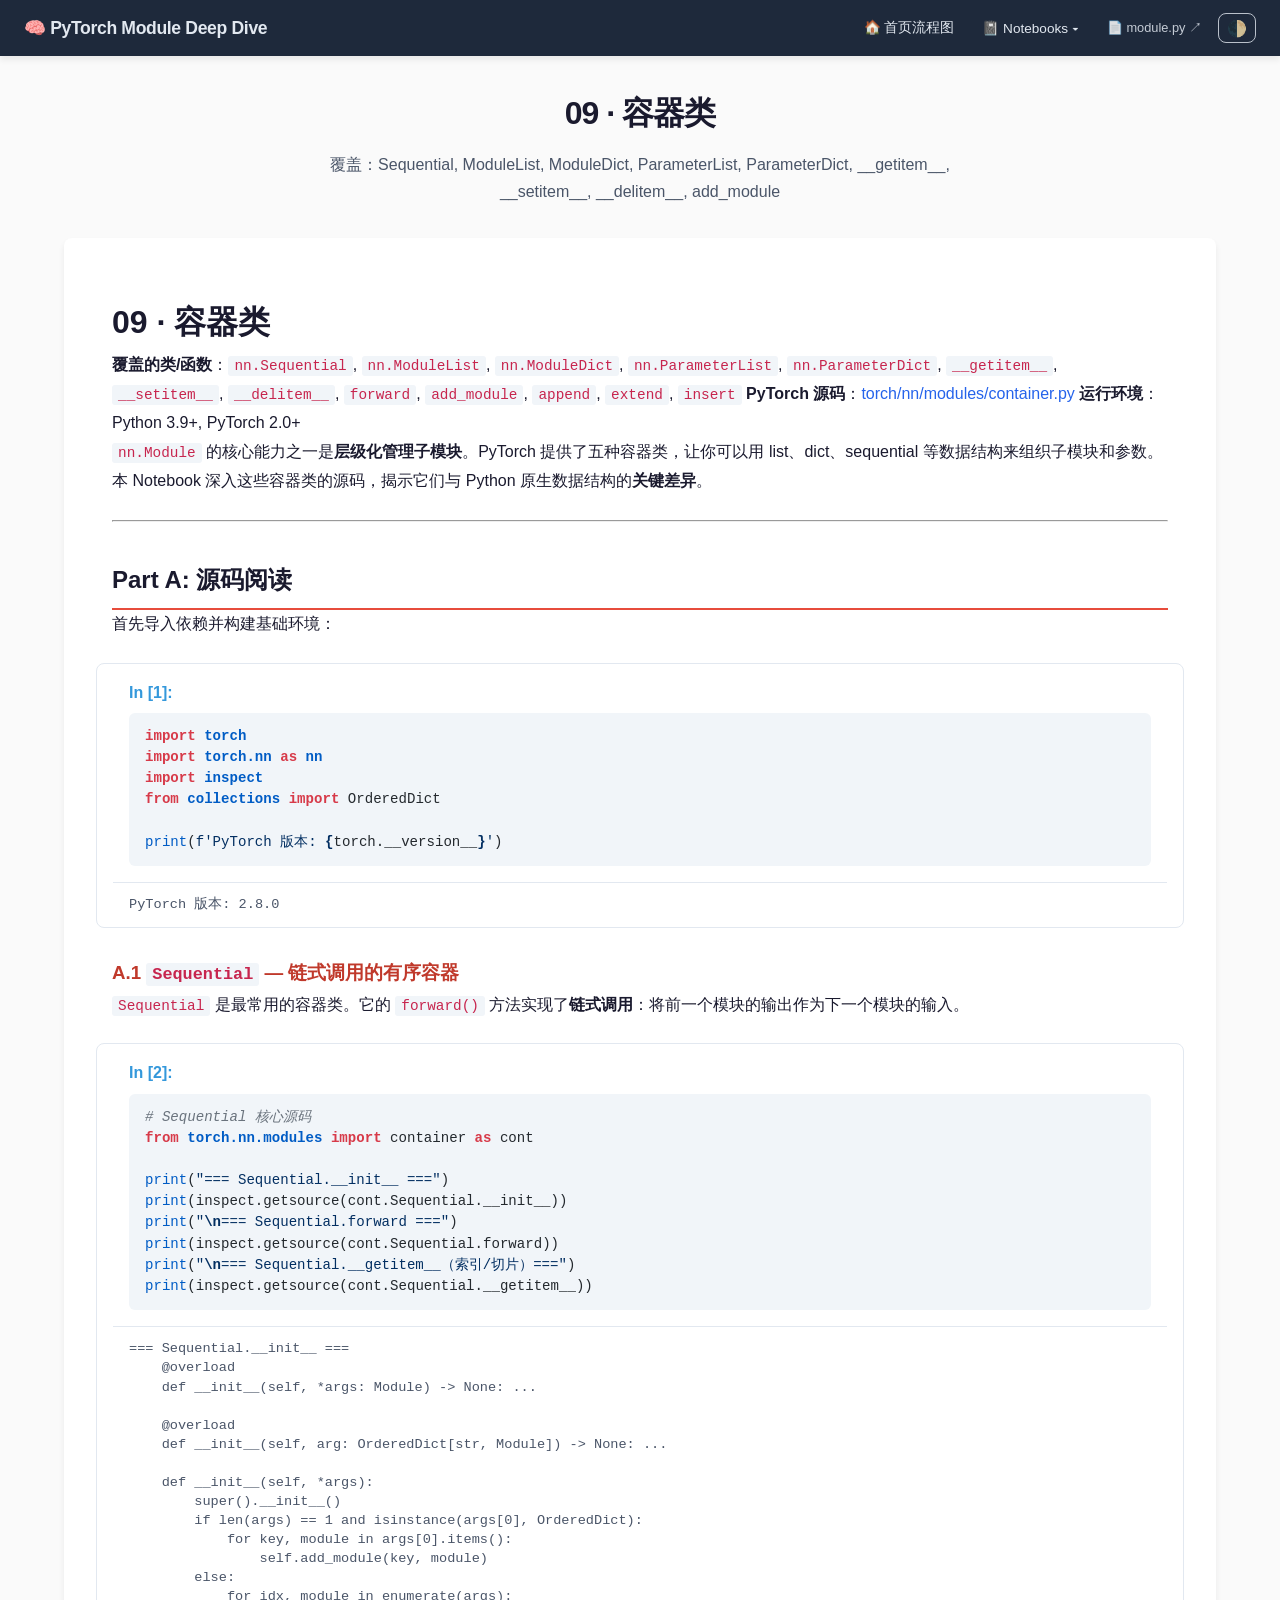
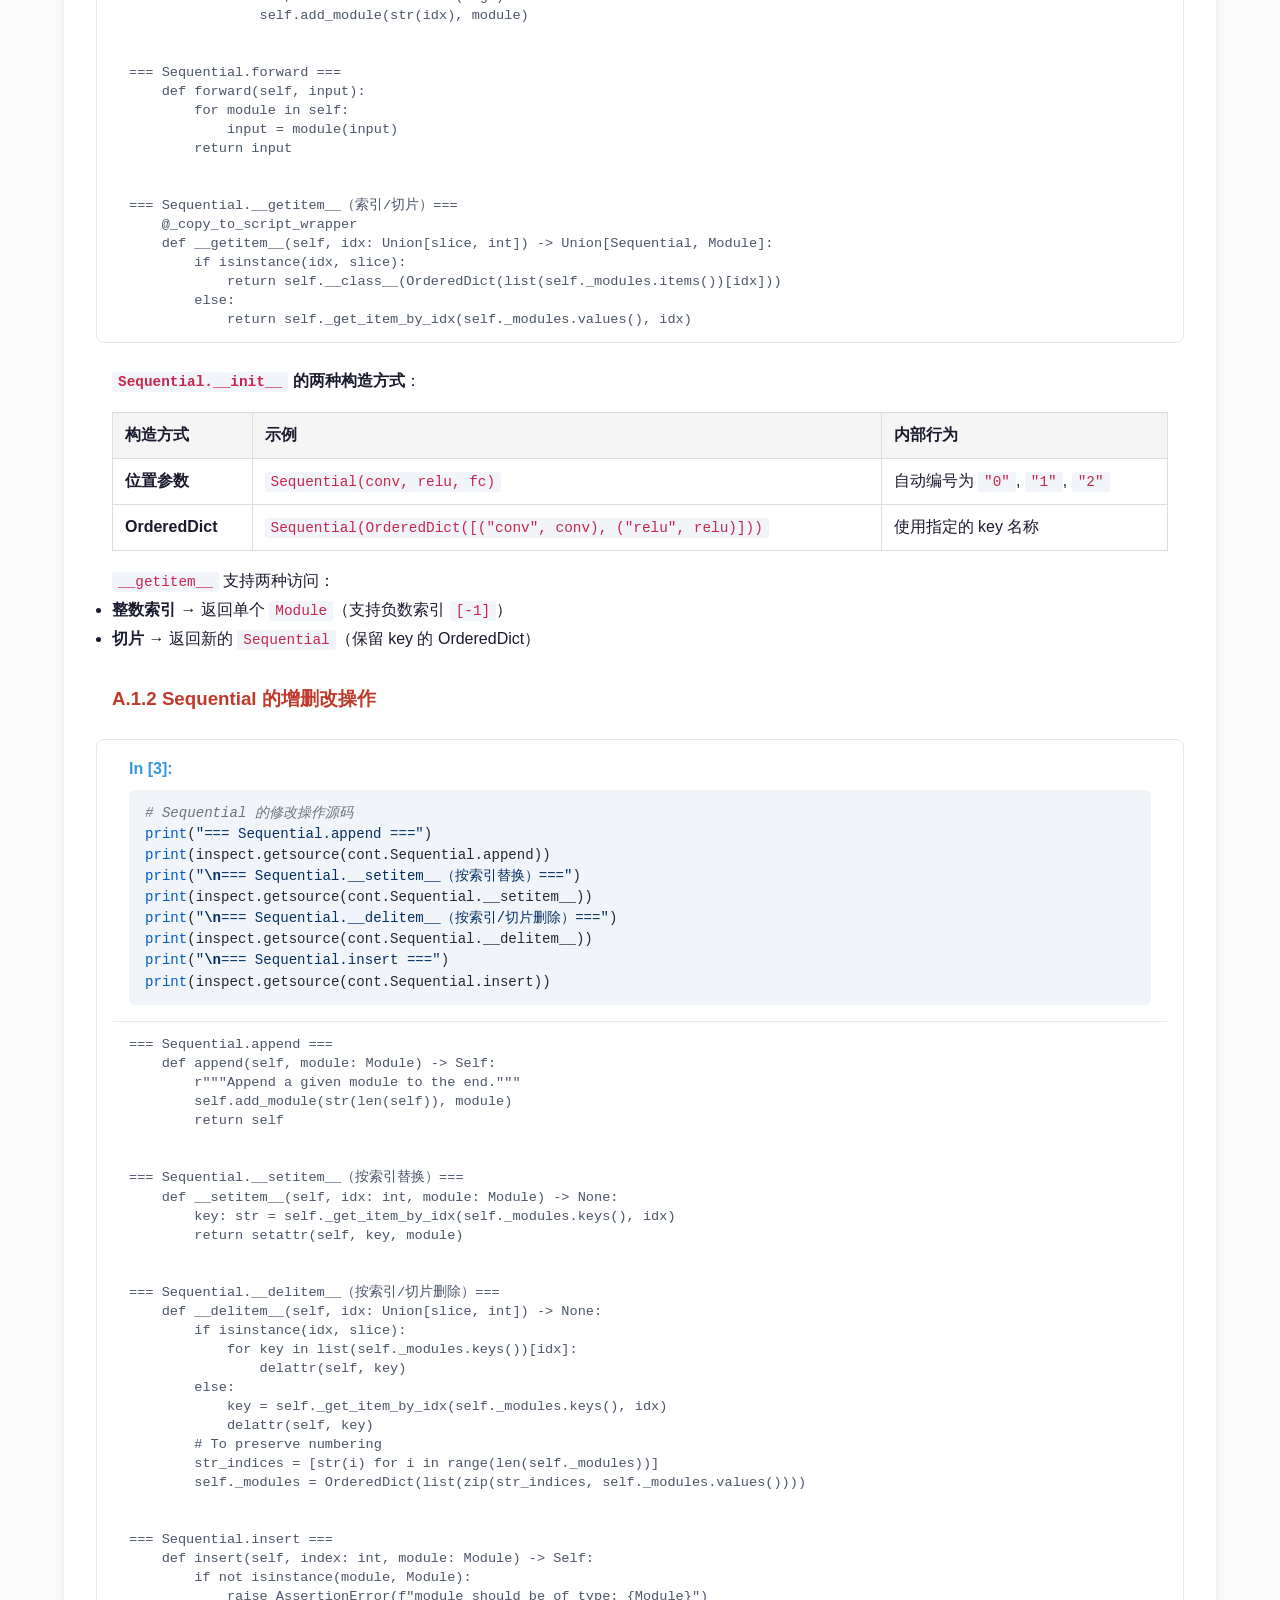
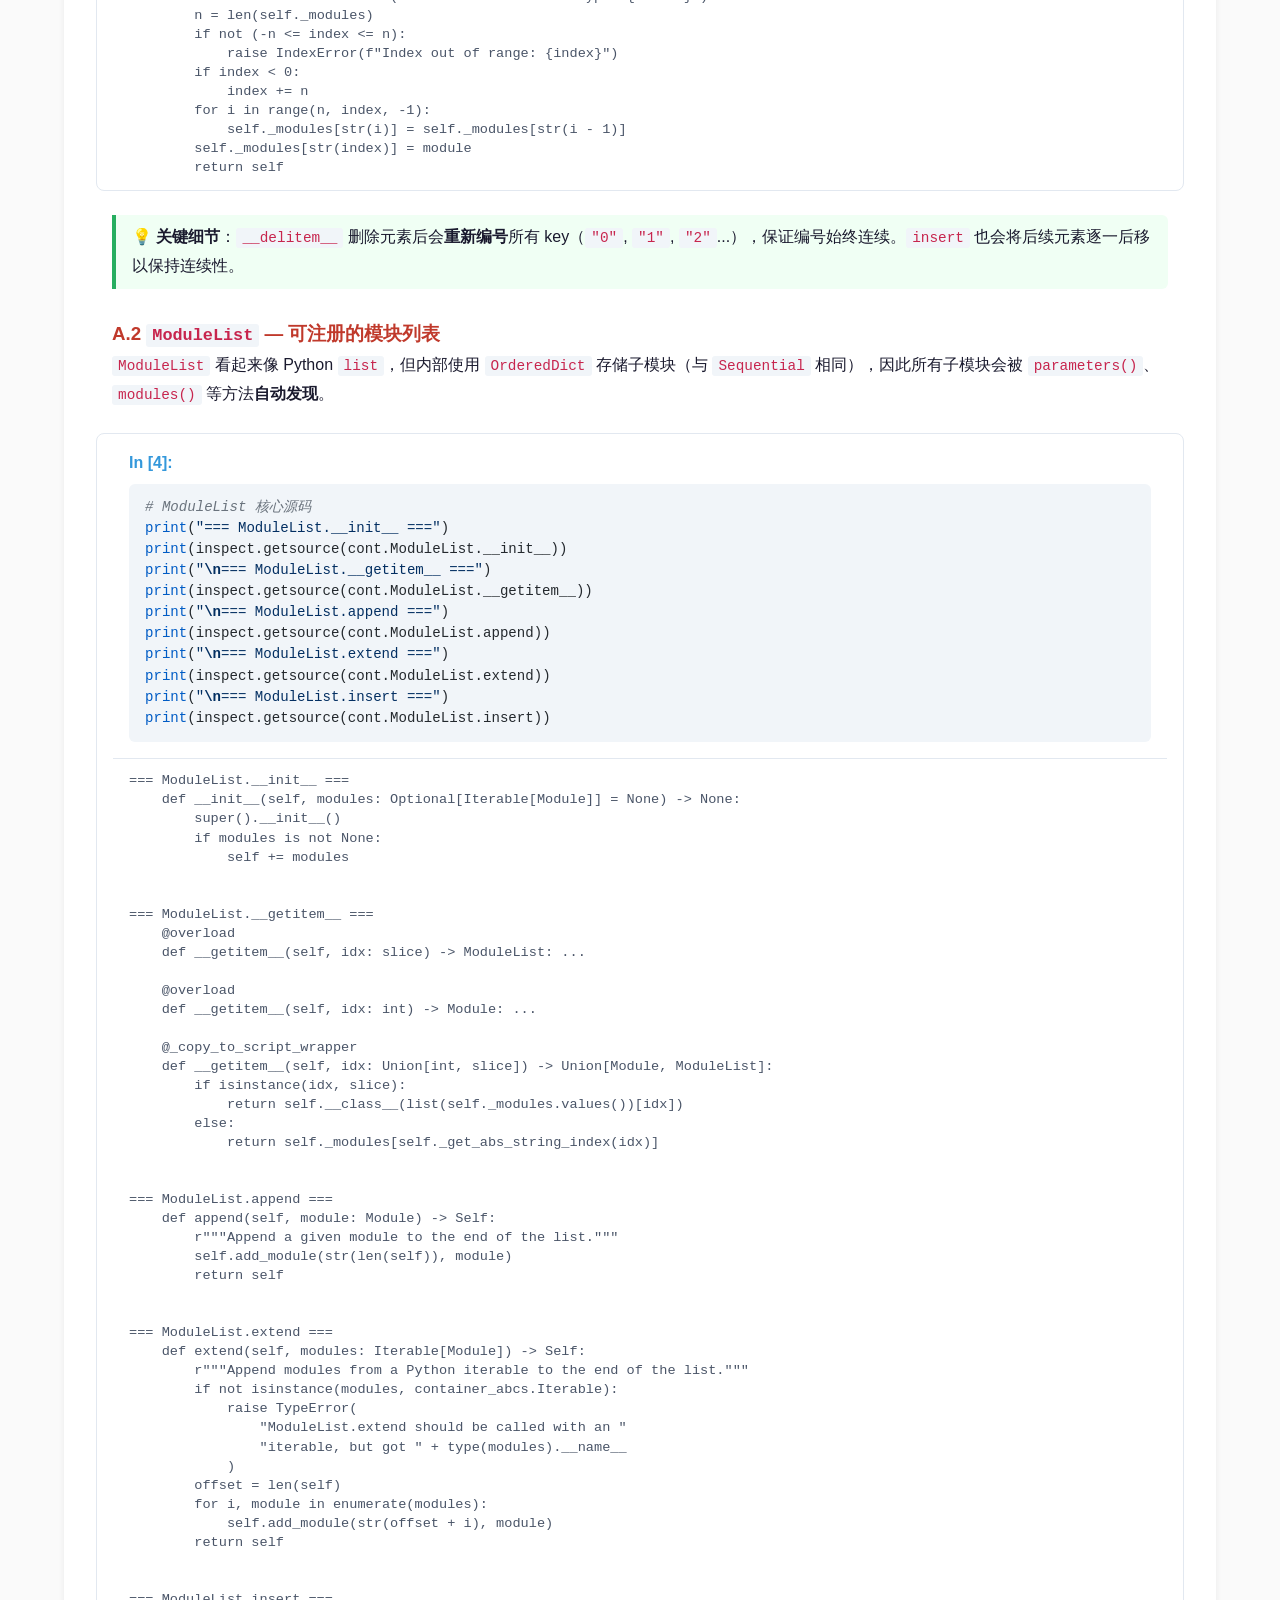
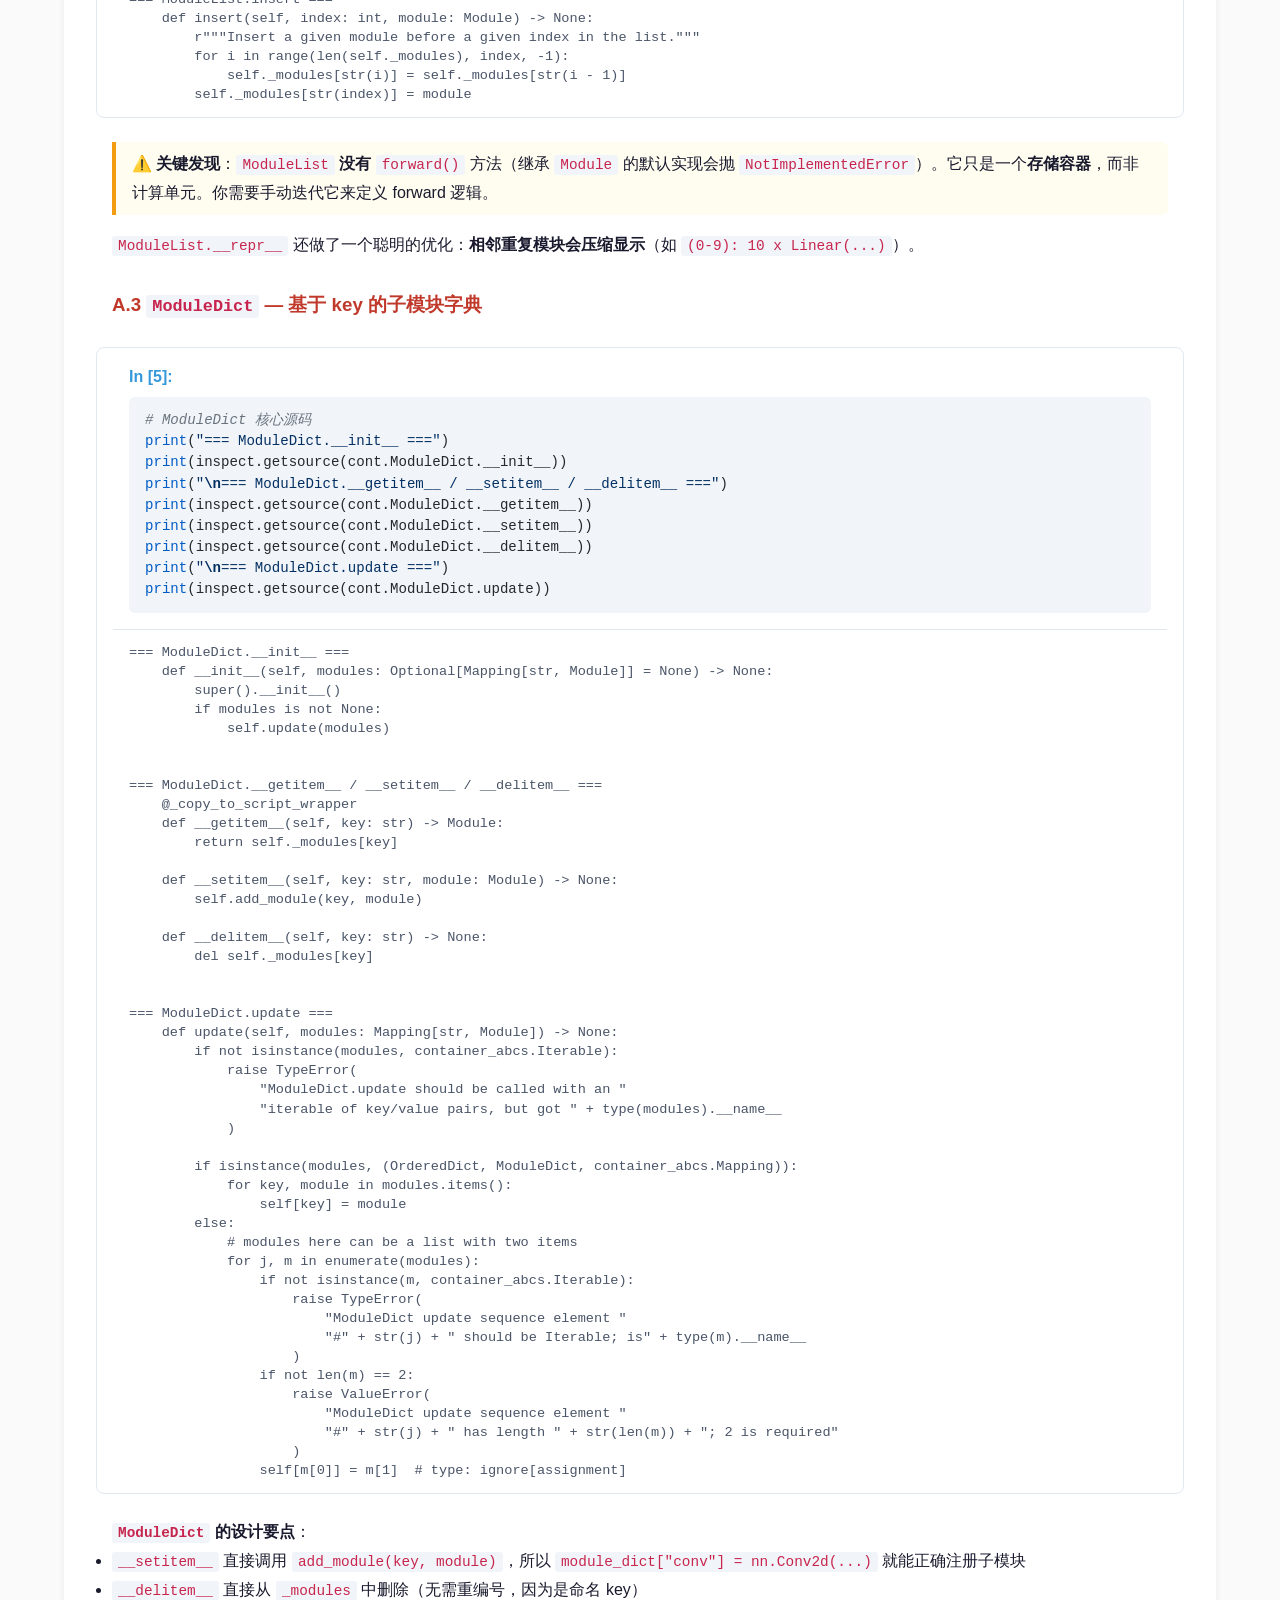
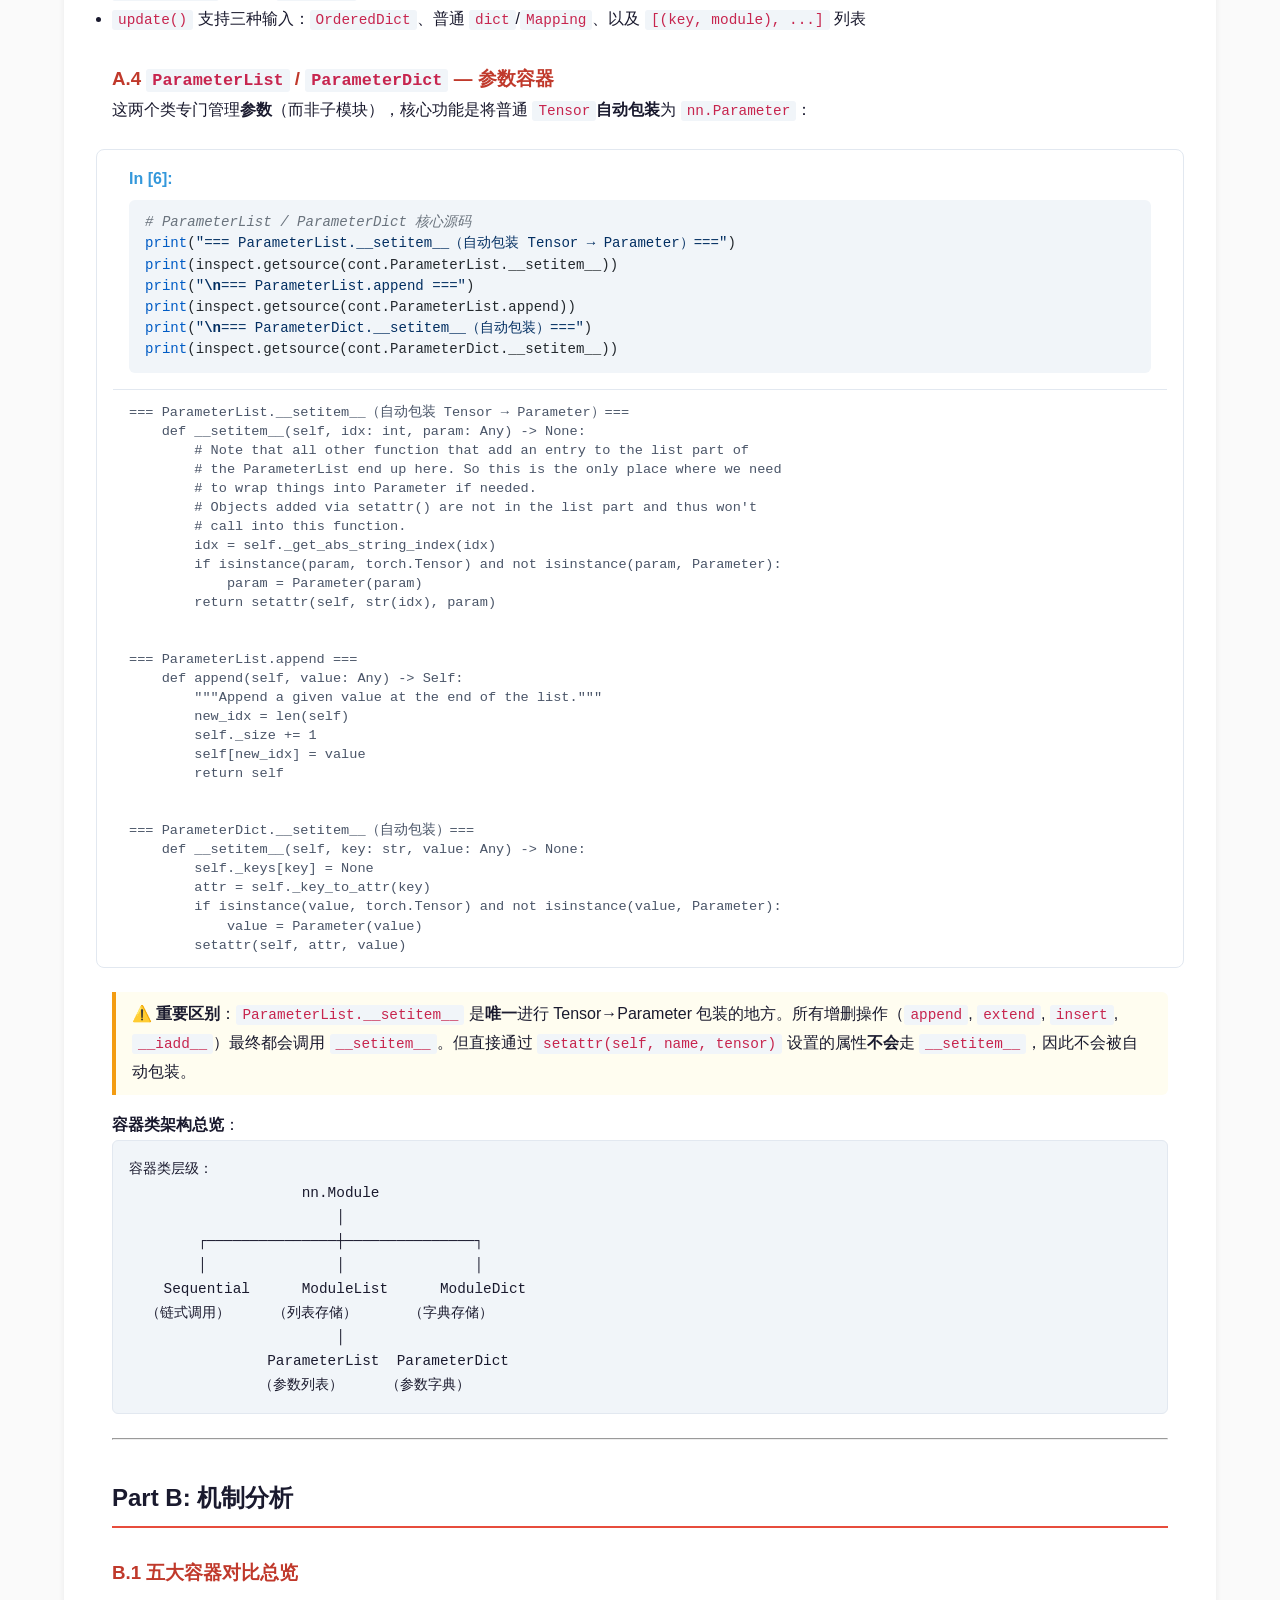
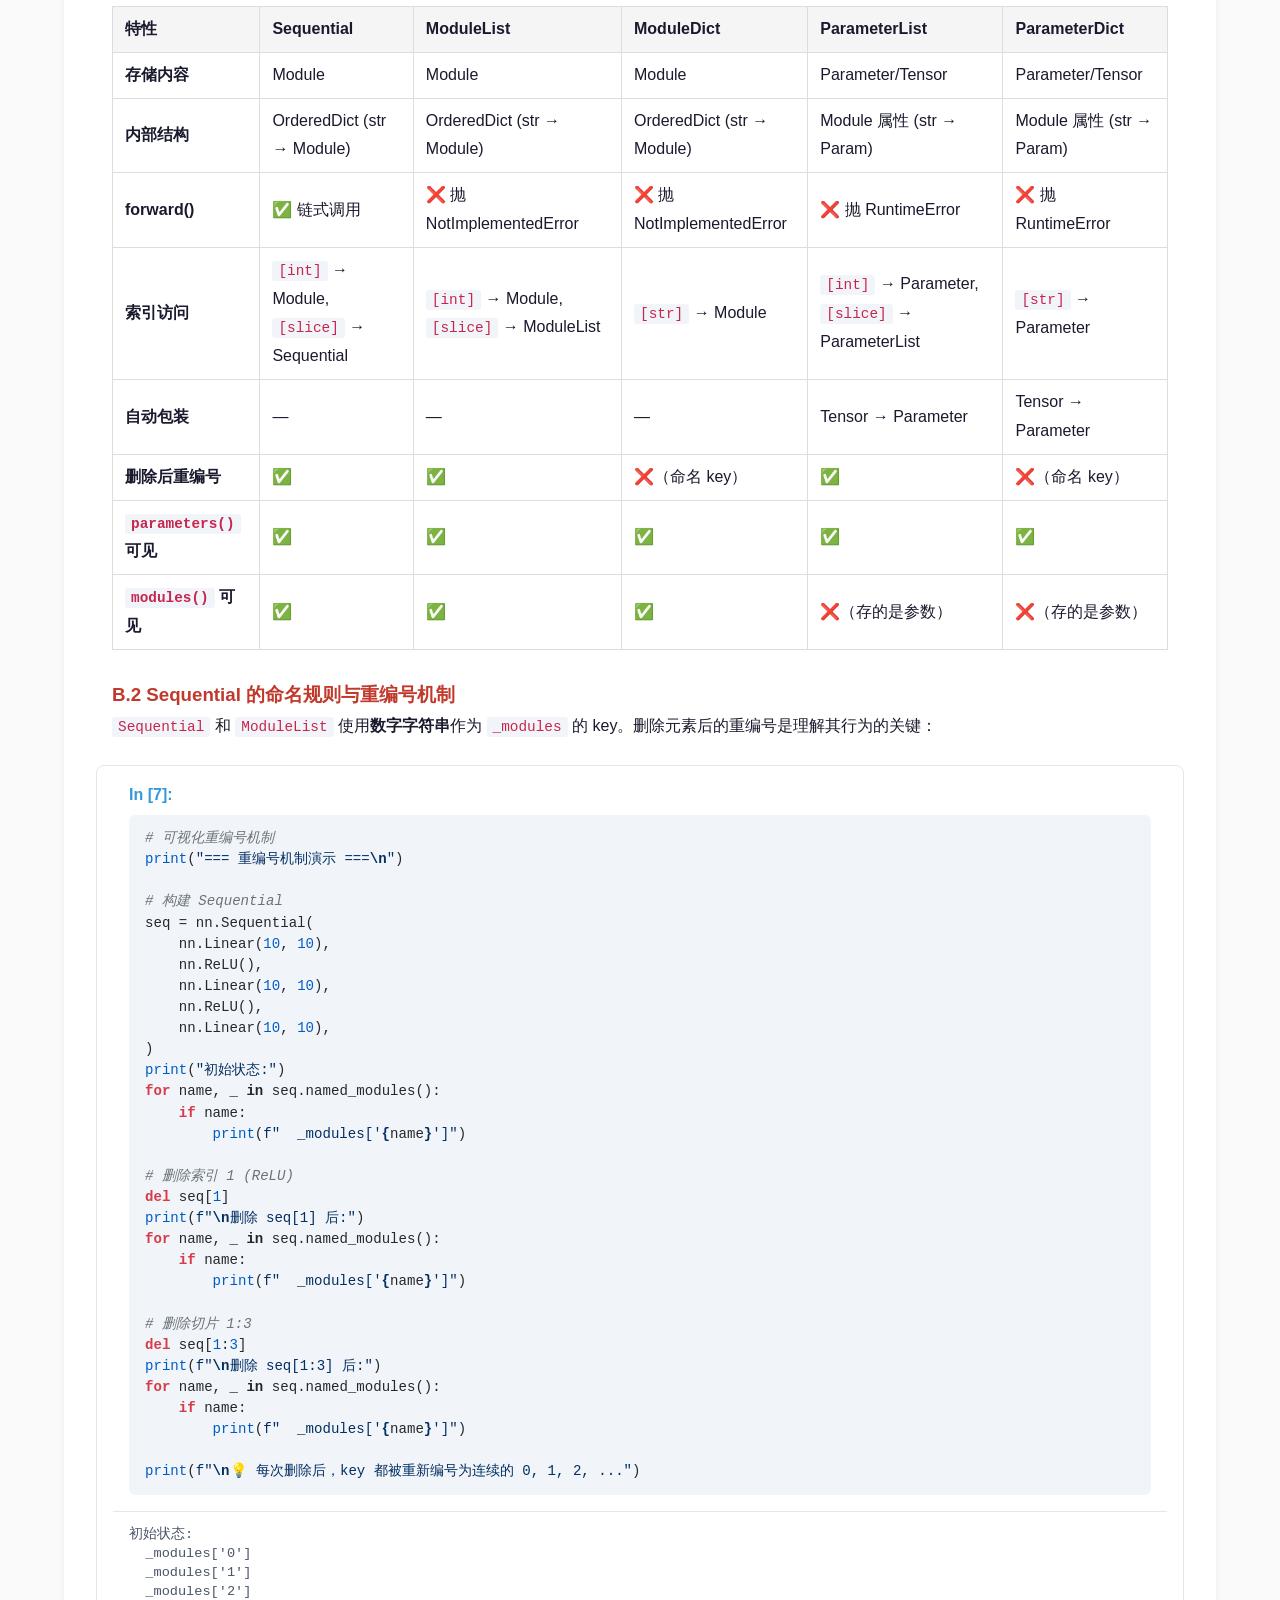
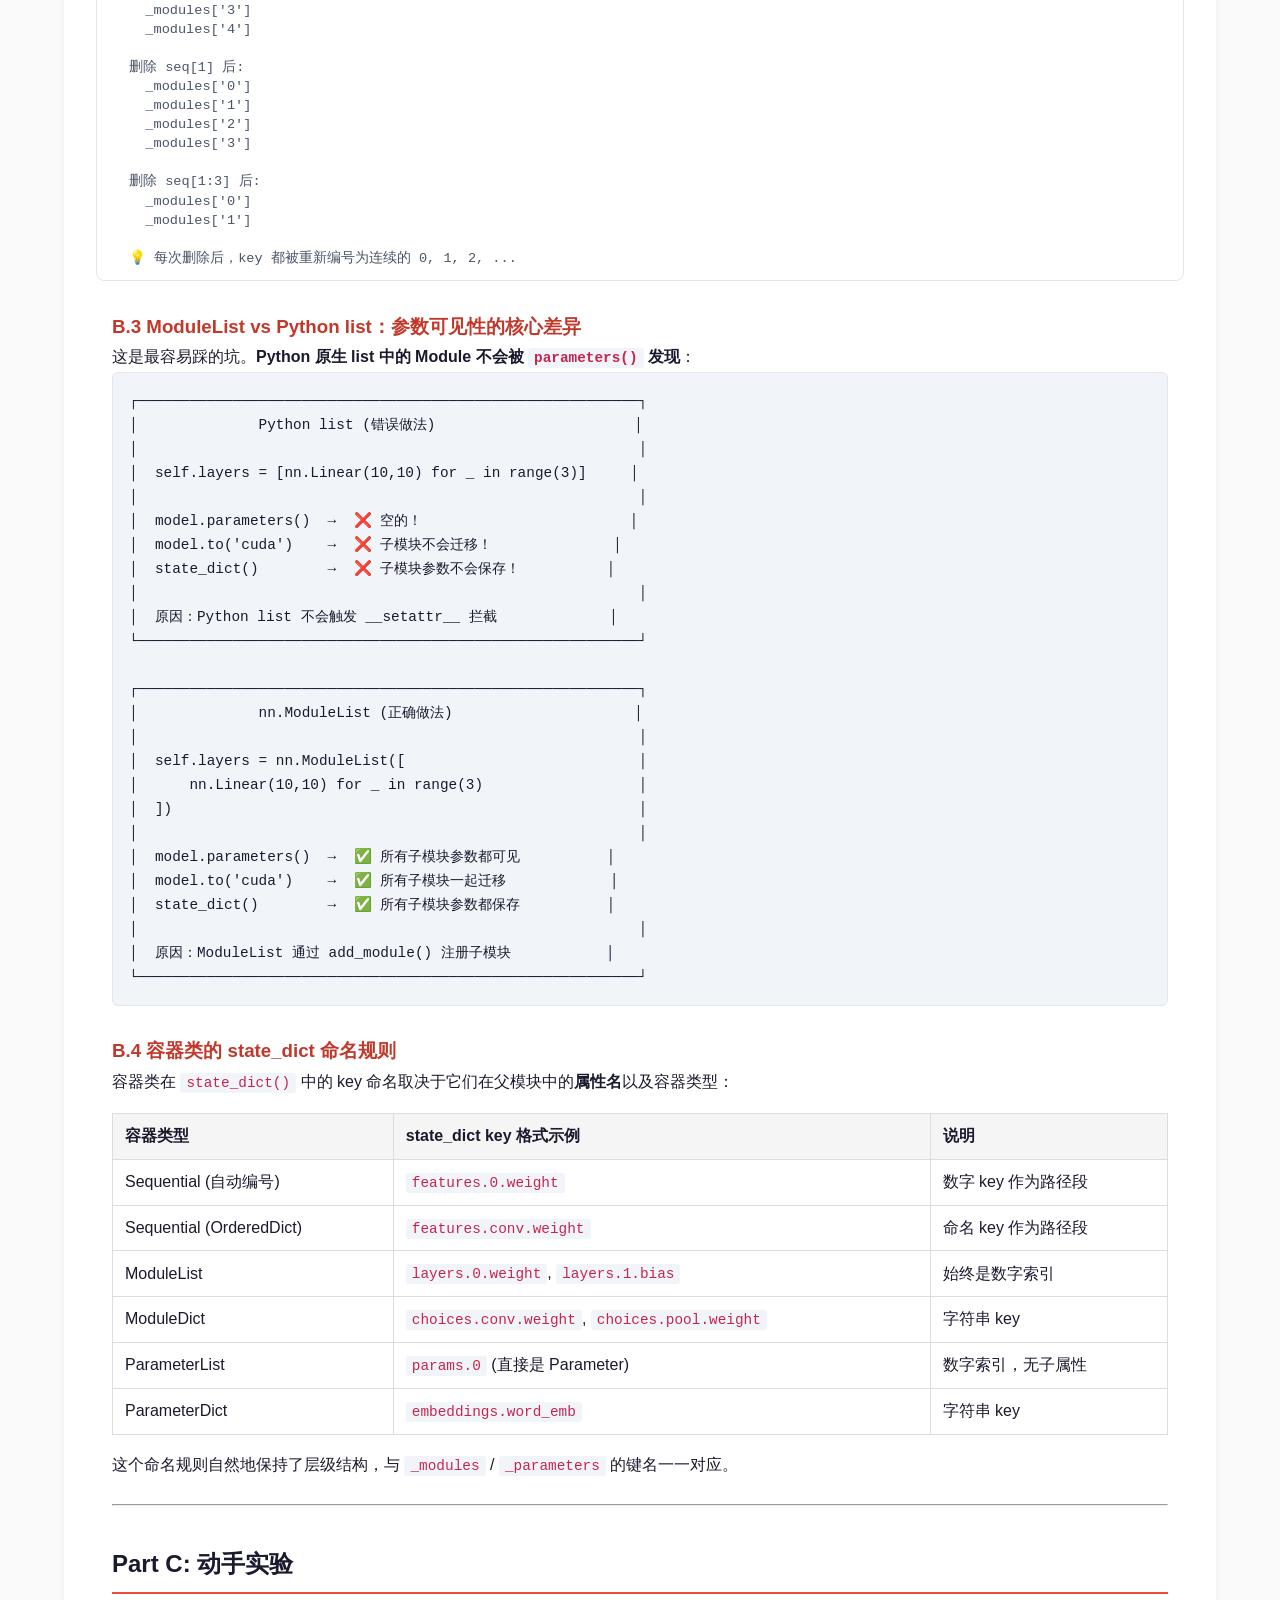
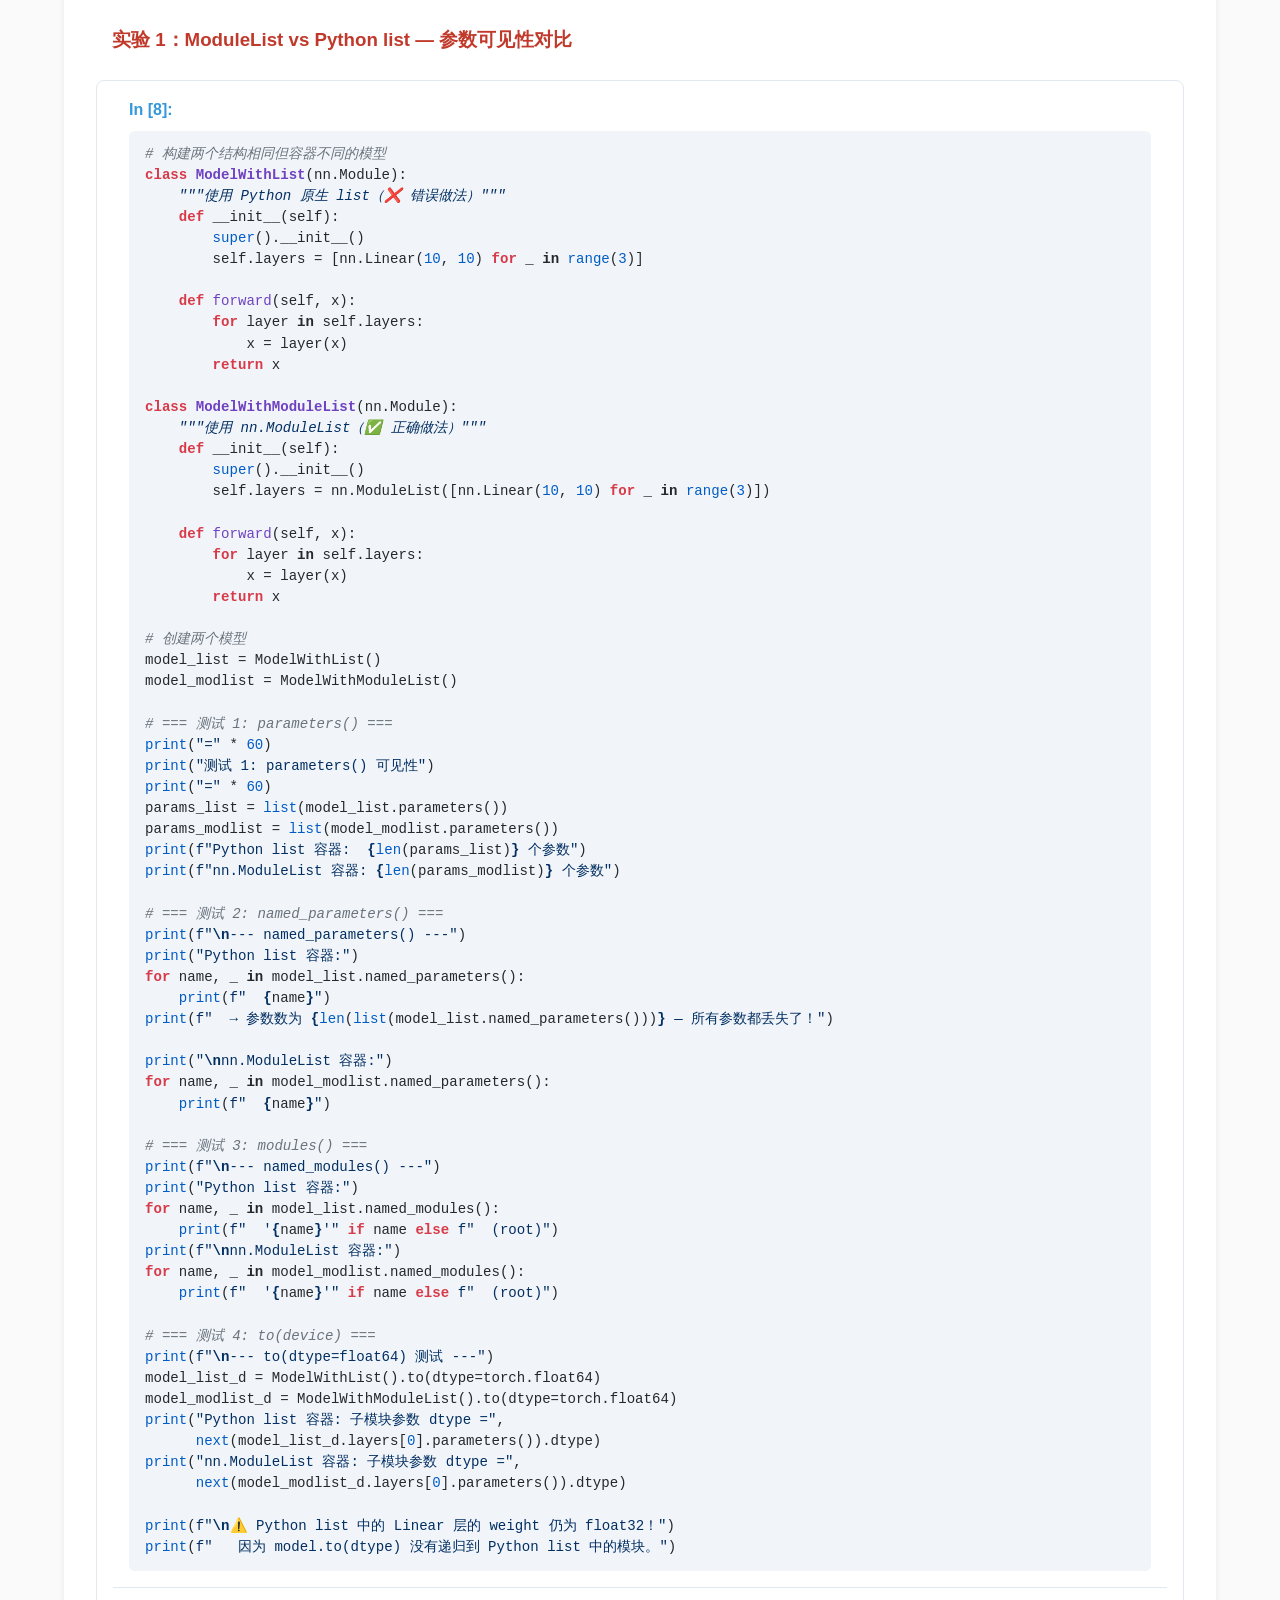
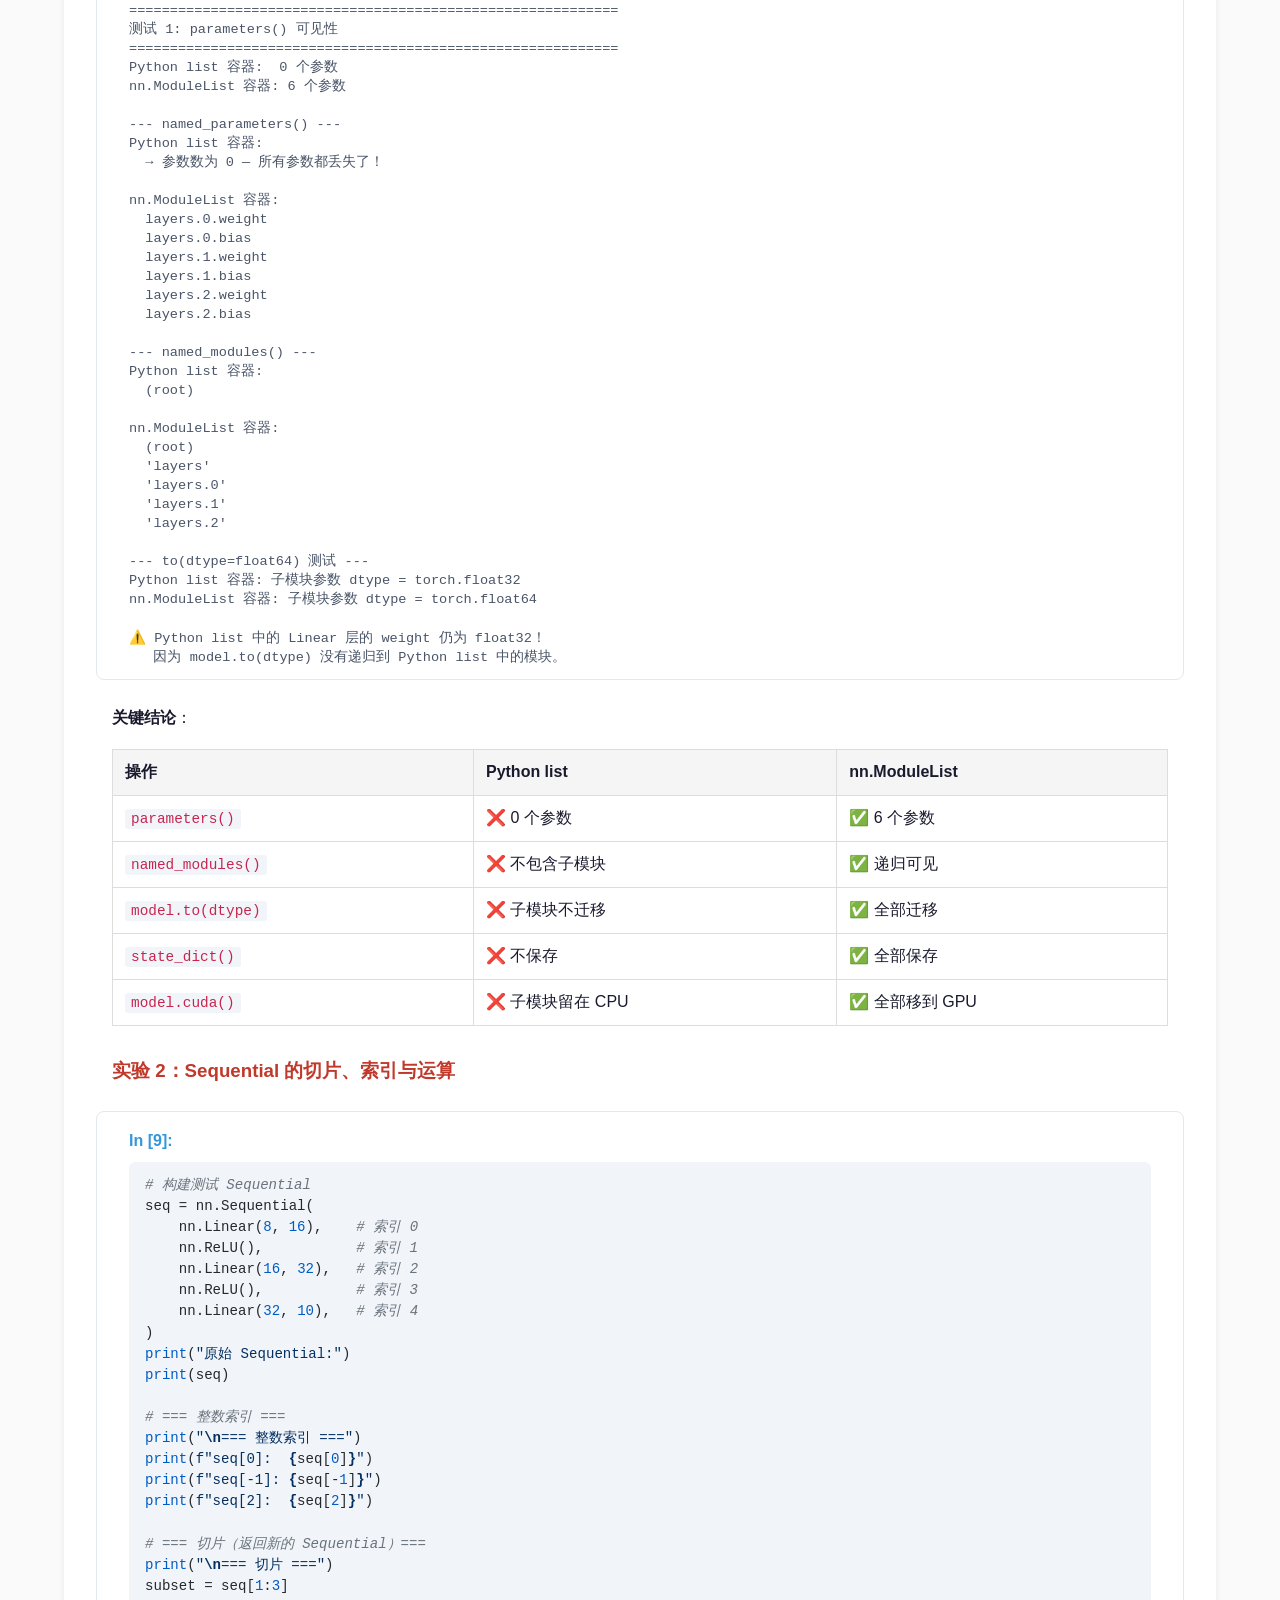
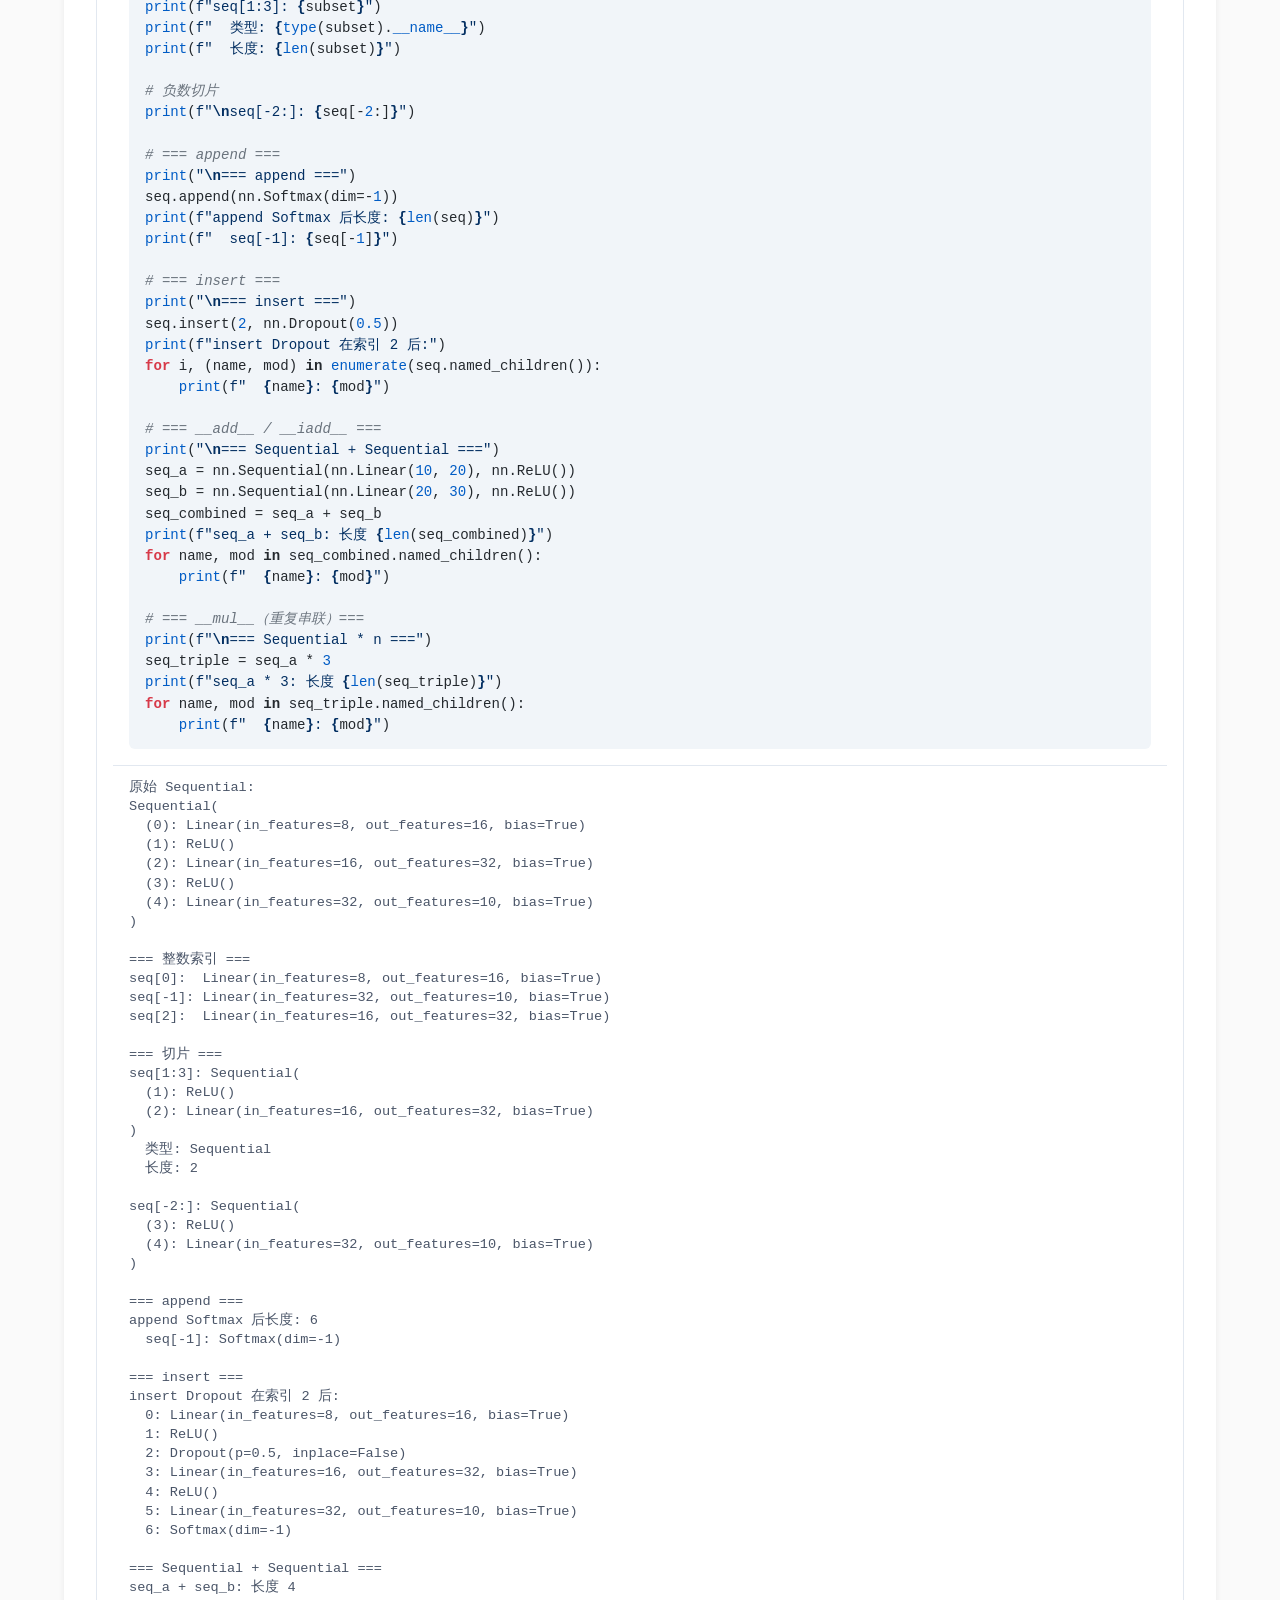
<file: notebooks/html/09_containers.html>
<!DOCTYPE html>
<html lang="zh-CN">
<head>
    <meta charset="UTF-8">
    <meta name="viewport" content="width=device-width, initial-scale=1.0">
    <title>09 · 容器类 — PyTorch module.py Deep Dive</title>
    <link rel="stylesheet" href="../../css/style.css">
    <style>
        /* ============================================================
           Pygments syntax highlighting — uses site CSS variables
           ============================================================ */
        pre { line-height: 125%; }
td.linenos .normal { color: inherit; background-color: transparent; padding-left: 5px; padding-right: 5px; }
span.linenos { color: inherit; background-color: transparent; padding-left: 5px; padding-right: 5px; }
td.linenos .special { color: #000000; background-color: #ffffc0; padding-left: 5px; padding-right: 5px; }
span.linenos.special { color: #000000; background-color: #ffffc0; padding-left: 5px; padding-right: 5px; }
.highlight .hll { background-color: #ffffcc }
.highlight { background: #f8f8f8; }
.highlight .c { color: #3D7B7B; font-style: italic } /* Comment */
.highlight .err { border: 1px solid #F00 } /* Error */
.highlight .k { color: #008000; font-weight: bold } /* Keyword */
.highlight .o { color: #666 } /* Operator */
.highlight .ch { color: #3D7B7B; font-style: italic } /* Comment.Hashbang */
.highlight .cm { color: #3D7B7B; font-style: italic } /* Comment.Multiline */
.highlight .cp { color: #9C6500 } /* Comment.Preproc */
.highlight .cpf { color: #3D7B7B; font-style: italic } /* Comment.PreprocFile */
.highlight .c1 { color: #3D7B7B; font-style: italic } /* Comment.Single */
.highlight .cs { color: #3D7B7B; font-style: italic } /* Comment.Special */
.highlight .gd { color: #A00000 } /* Generic.Deleted */
.highlight .ge { font-style: italic } /* Generic.Emph */
.highlight .ges { font-weight: bold; font-style: italic } /* Generic.EmphStrong */
.highlight .gr { color: #E40000 } /* Generic.Error */
.highlight .gh { color: #000080; font-weight: bold } /* Generic.Heading */
.highlight .gi { color: #008400 } /* Generic.Inserted */
.highlight .go { color: #717171 } /* Generic.Output */
.highlight .gp { color: #000080; font-weight: bold } /* Generic.Prompt */
.highlight .gs { font-weight: bold } /* Generic.Strong */
.highlight .gu { color: #800080; font-weight: bold } /* Generic.Subheading */
.highlight .gt { color: #04D } /* Generic.Traceback */
.highlight .kc { color: #008000; font-weight: bold } /* Keyword.Constant */
.highlight .kd { color: #008000; font-weight: bold } /* Keyword.Declaration */
.highlight .kn { color: #008000; font-weight: bold } /* Keyword.Namespace */
.highlight .kp { color: #008000 } /* Keyword.Pseudo */
.highlight .kr { color: #008000; font-weight: bold } /* Keyword.Reserved */
.highlight .kt { color: #B00040 } /* Keyword.Type */
.highlight .m { color: #666 } /* Literal.Number */
.highlight .s { color: #BA2121 } /* Literal.String */
.highlight .na { color: #687822 } /* Name.Attribute */
.highlight .nb { color: #008000 } /* Name.Builtin */
.highlight .nc { color: #00F; font-weight: bold } /* Name.Class */
.highlight .no { color: #800 } /* Name.Constant */
.highlight .nd { color: #A2F } /* Name.Decorator */
.highlight .ni { color: #717171; font-weight: bold } /* Name.Entity */
.highlight .ne { color: #CB3F38; font-weight: bold } /* Name.Exception */
.highlight .nf { color: #00F } /* Name.Function */
.highlight .nl { color: #767600 } /* Name.Label */
.highlight .nn { color: #00F; font-weight: bold } /* Name.Namespace */
.highlight .nt { color: #008000; font-weight: bold } /* Name.Tag */
.highlight .nv { color: #19177C } /* Name.Variable */
.highlight .ow { color: #A2F; font-weight: bold } /* Operator.Word */
.highlight .w { color: #BBB } /* Text.Whitespace */
.highlight .mb { color: #666 } /* Literal.Number.Bin */
.highlight .mf { color: #666 } /* Literal.Number.Float */
.highlight .mh { color: #666 } /* Literal.Number.Hex */
.highlight .mi { color: #666 } /* Literal.Number.Integer */
.highlight .mo { color: #666 } /* Literal.Number.Oct */
.highlight .sa { color: #BA2121 } /* Literal.String.Affix */
.highlight .sb { color: #BA2121 } /* Literal.String.Backtick */
.highlight .sc { color: #BA2121 } /* Literal.String.Char */
.highlight .dl { color: #BA2121 } /* Literal.String.Delimiter */
.highlight .sd { color: #BA2121; font-style: italic } /* Literal.String.Doc */
.highlight .s2 { color: #BA2121 } /* Literal.String.Double */
.highlight .se { color: #AA5D1F; font-weight: bold } /* Literal.String.Escape */
.highlight .sh { color: #BA2121 } /* Literal.String.Heredoc */
.highlight .si { color: #A45A77; font-weight: bold } /* Literal.String.Interpol */
.highlight .sx { color: #008000 } /* Literal.String.Other */
.highlight .sr { color: #A45A77 } /* Literal.String.Regex */
.highlight .s1 { color: #BA2121 } /* Literal.String.Single */
.highlight .ss { color: #19177C } /* Literal.String.Symbol */
.highlight .bp { color: #008000 } /* Name.Builtin.Pseudo */
.highlight .fm { color: #00F } /* Name.Function.Magic */
.highlight .vc { color: #19177C } /* Name.Variable.Class */
.highlight .vg { color: #19177C } /* Name.Variable.Global */
.highlight .vi { color: #19177C } /* Name.Variable.Instance */
.highlight .vm { color: #19177C } /* Name.Variable.Magic */
.highlight .il { color: #666 } /* Literal.Number.Integer.Long */

        /* Override pygments colors with site theme variables */
        .highlight { background: var(--code-bg); }
        .highlight .k, .highlight .kn, .highlight .kd, .highlight .kc, .highlight .kr, .highlight .kt { color: #d73a49; font-weight: bold; }
        .highlight .n, .highlight .nb, .highlight .bp, .highlight .fm { color: #24292e; }
        .highlight .s, .highlight .s1, .highlight .s2, .highlight .sa, .highlight .sb, .highlight .sc, .highlight .sd, .highlight .se, .highlight .sh, .highlight .si, .highlight .sx { color: #032f62; }
        .highlight .mi, .highlight .mf, .highlight .mh, .highlight .mo, .highlight .il, .highlight .m { color: #005cc5; }
        .highlight .c, .highlight .c1, .highlight .cm, .highlight .cp, .highlight .cs, .highlight .ch { color: #6a737d; font-style: italic; }
        .highlight .o, .highlight .ow, .highlight .p { color: #24292e; }
        .highlight .nf, .highlight .nc, .highlight .ne { color: #6f42c1; }
        .highlight .nn, .highlight .no { color: #005cc5; }
        .highlight .nd { color: #6f42c1; }
        .highlight .vm, .highlight .nb { color: #005cc5; }
        .highlight .err { color: #cb2431; }

        /* Dark mode overrides */
        [data-theme="dark"] .highlight .k, [data-theme="dark"] .highlight .kn,
        [data-theme="dark"] .highlight .kd, [data-theme="dark"] .highlight .kc,
        [data-theme="dark"] .highlight .kr, [data-theme="dark"] .highlight .kt { color: #ff7b72; font-weight: bold; }
        [data-theme="dark"] .highlight .n, [data-theme="dark"] .highlight .nb,
        [data-theme="dark"] .highlight .bp, [data-theme="dark"] .highlight .fm { color: #c9d1d9; }
        [data-theme="dark"] .highlight .s, [data-theme="dark"] .highlight .s1,
        [data-theme="dark"] .highlight .s2, [data-theme="dark"] .highlight .sa,
        [data-theme="dark"] .highlight .sb, [data-theme="dark"] .highlight .sc,
        [data-theme="dark"] .highlight .sd, [data-theme="dark"] .highlight .se,
        [data-theme="dark"] .highlight .sh, [data-theme="dark"] .highlight .si,
        [data-theme="dark"] .highlight .sx { color: #a5d6ff; }
        [data-theme="dark"] .highlight .mi, [data-theme="dark"] .highlight .mf,
        [data-theme="dark"] .highlight .mh, [data-theme="dark"] .highlight .mo,
        [data-theme="dark"] .highlight .il, [data-theme="dark"] .highlight .m { color: #79c0ff; }
        [data-theme="dark"] .highlight .c, [data-theme="dark"] .highlight .c1,
        [data-theme="dark"] .highlight .cm, [data-theme="dark"] .highlight .cp,
        [data-theme="dark"] .highlight .cs, [data-theme="dark"] .highlight .ch { color: #8b949e; font-style: italic; }
        [data-theme="dark"] .highlight .o, [data-theme="dark"] .highlight .ow,
        [data-theme="dark"] .highlight .p { color: #c9d1d9; }
        [data-theme="dark"] .highlight .nf, [data-theme="dark"] .highlight .nc,
        [data-theme="dark"] .highlight .ne { color: #d2a8ff; }
        [data-theme="dark"] .highlight .nn, [data-theme="dark"] .highlight .no { color: #79c0ff; }
        [data-theme="dark"] .highlight .nd { color: #d2a8ff; }
        [data-theme="dark"] .highlight .vm { color: #79c0ff; }
        [data-theme="dark"] .highlight .err { color: #f85149; }

        /* Notebook cell styling */
        .notebook-cell { margin: 1.5em 0; padding: 0 1em; }
        .notebook-cell.markdown { line-height: 1.8; }
        .notebook-cell.markdown h2 { border-bottom: 2px solid #e74c3c; padding-bottom: 0.3em; margin-top: 1.5em; }
        .notebook-cell.markdown h3 { margin-top: 1.5em; color: #c0392b; }
        .notebook-cell.markdown table { border-collapse: collapse; width: 100%; margin: 1em 0; }
        .notebook-cell.markdown th, .notebook-cell.markdown td { border: 1px solid #ddd; padding: 8px 12px; text-align: left; }
        .notebook-cell.markdown th { background: #f5f5f5; font-weight: 600; }
        .notebook-cell.markdown code { background: var(--code-bg); color: var(--code-text); padding: 2px 6px; border-radius: 3px; font-size: 0.9em; }
        .notebook-cell.markdown pre { background: var(--code-bg); padding: 1em; border-radius: 6px; overflow-x: auto; border: 1px solid var(--border-color); line-height: 1.5; }
        .notebook-cell.markdown pre code { background: none; padding: 0; color: inherit; }
        .notebook-cell.code { background: var(--bg-secondary); border: 1px solid var(--border-color); border-radius: 8px; overflow: hidden; }
        .notebook-cell.code .input-area { padding: 1em; border-bottom: 1px solid var(--border-color); }
        .notebook-cell.code .input-area .highlight { background: var(--code-bg); padding: 0.8em 1em; border-radius: 6px; overflow-x: auto; }
        .notebook-cell.code .input-area .highlight pre { margin: 0; white-space: pre-wrap; font-family: 'SF Mono','Menlo','Monaco','Courier New',monospace; font-size: 0.88em; line-height: 1.5; }
        .notebook-cell.code .input-area .in-prompt { color: #3498db; font-weight: bold; margin-bottom: 0.5em; }
        .notebook-cell.code .output-area { padding: 0.8em 1em; }
        .notebook-cell.code .output-area pre { margin: 0; white-space: pre-wrap; font-family: 'SF Mono','Menlo','Monaco','Courier New',monospace; font-size: 0.85em; line-height: 1.4; color: var(--text-secondary); }
        blockquote.tip { border-left: 4px solid #27ae60; padding: 0.5em 1em; margin: 1em 0; background: #f0fff4; border-radius: 0 6px 6px 0; }
        blockquote.warning { border-left: 4px solid #f39c12; padding: 0.5em 1em; margin: 1em 0; background: #fffdf0; border-radius: 0 6px 6px 0; }

        /* Dark mode overrides for notebook cells */
        [data-theme="dark"] .notebook-cell.markdown h2 { border-bottom-color: #e74c3c; }
        [data-theme="dark"] .notebook-cell.markdown h3 { color: #e74c3c; }
        [data-theme="dark"] .notebook-cell.markdown th { background: var(--bg-tertiary); }
        [data-theme="dark"] .notebook-cell.markdown th, [data-theme="dark"] .notebook-cell.markdown td { border-color: var(--border-color); }
        [data-theme="dark"] .notebook-cell.code { background: var(--bg-secondary); border-color: var(--border-color); }
        [data-theme="dark"] .notebook-cell.code .input-area { border-bottom-color: var(--border-color); }
        [data-theme="dark"] .notebook-cell.code .input-area .in-prompt { color: #60a5fa; }
        [data-theme="dark"] blockquote.tip { background: #064e3b; color: #d1fae5; }
        [data-theme="dark"] blockquote.warning { background: #78350f; color: #fef3c7; }
    </style>
</head>
<body>
<nav class="navbar">
    <div class="nav-brand"><a href="../../index.html" class="nav-logo">🧠 PyTorch Module Deep Dive</a></div>
    <div class="nav-links">
        <a href="../../index.html" class="nav-item">🏠 首页流程图</a>
        <div class="nav-dropdown">
            <button class="nav-dropbtn">📓 Notebooks ▾</button>
            <div class="nav-dropdown-content">
                <a href="01_module_initialization.html" class="nav-item">01 · Module 初始化与属性拦截</a>
                <a href="02_parameter_and_buffer.html" class="nav-item">02 · Parameter 与 Buffer</a>
                <a href="03_module_hierarchy.html" class="nav-item">03 · Module 层级导航</a>
                <a href="04_device_and_dtype.html" class="nav-item">04 · 设备迁移与类型转换</a>
                <a href="05_training_mode.html" class="nav-item">05 · 训练模式与梯度管理</a>
                <a href="06_forward_and_hooks.html" class="nav-item">06 · Forward 调用链与 Hook</a>
                <a href="07_state_serialization.html" class="nav-item active">07 · 状态序列化</a>
                <a href="08_global_hooks_and_advanced.html" class="nav-item">08 · 全局 Hook 与高级机制</a>
                <a href="09_containers.html" class="nav-item">09 · 容器类</a>
                <a href="10_compilation_and_internals.html" class="nav-item">10 · 编译系统与内部细节</a>
            </div>
        </div>
        <a href="https://github.com/pytorch/pytorch/blob/main/torch/nn/modules/module.py" target="_blank" class="nav-item nav-source">📄 module.py ↗</a>
        <button id="themeToggle" class="nav-item theme-btn" title="切换主题">🌓</button>
    </div>
</nav>
<main class="main-content">
    <header class="page-header">
        <h1>09 · 容器类</h1>
        <p class="subtitle">覆盖：Sequential, ModuleList, ModuleDict, ParameterList, ParameterDict, __getitem__, __setitem__, __delitem__, add_module</p>
    </header>
    <div class="diagram-container">

<div class="notebook-cell markdown">
<h1>09 · 容器类</h1>

<blockquote><strong>覆盖的类/函数</strong>：<code>nn.Sequential</code>, <code>nn.ModuleList</code>, <code>nn.ModuleDict</code>, <code>nn.ParameterList</code>, <code>nn.ParameterDict</code>, <code>__getitem__</code>, <code>__setitem__</code>, <code>__delitem__</code>, <code>forward</code>, <code>add_module</code>, <code>append</code>, <code>extend</code>, <code>insert</code>
<strong>PyTorch 源码</strong>：<a href="https://github.com/pytorch/pytorch/blob/main/torch/nn/modules/container.py" target="_blank">torch/nn/modules/container.py</a>
<strong>运行环境</strong>：Python 3.9+, PyTorch 2.0+</blockquote>

<p><code>nn.Module</code> 的核心能力之一是<strong>层级化管理子模块</strong>。PyTorch 提供了五种容器类，让你可以用 list、dict、sequential 等数据结构来组织子模块和参数。本 Notebook 深入这些容器类的源码，揭示它们与 Python 原生数据结构的<strong>关键差异</strong>。</p>
</div>
<div class="notebook-cell markdown">
<hr>

<h2>Part A: 源码阅读</h2>

<p>首先导入依赖并构建基础环境：</p>
</div>
<div class="notebook-cell code">
<div class="input-area">
<div class="in-prompt">In [1]:</div>
<div class="highlight"><pre><span class="kn">import</span><span class="w"> </span><span class="nn">torch</span>
<span class="kn">import</span><span class="w"> </span><span class="nn">torch.nn</span><span class="w"> </span><span class="k">as</span><span class="w"> </span><span class="nn">nn</span>
<span class="kn">import</span><span class="w"> </span><span class="nn">inspect</span>
<span class="kn">from</span><span class="w"> </span><span class="nn">collections</span><span class="w"> </span><span class="kn">import</span> <span class="n">OrderedDict</span>

<span class="nb">print</span><span class="p">(</span><span class="sa">f</span><span class="s1">&#39;PyTorch 版本: </span><span class="si">{</span><span class="n">torch</span><span class="o">.</span><span class="n">__version__</span><span class="si">}</span><span class="s1">&#39;</span><span class="p">)</span>
</pre></div>
</div>
<div class="output-area">
<pre><span class="go">PyTorch 版本: 2.8.0</span>
</pre>
</div>
</div>
<div class="notebook-cell markdown">
<h3>A.1 <code>Sequential</code> — 链式调用的有序容器</h3>

<p><code>Sequential</code> 是最常用的容器类。它的 <code>forward()</code> 方法实现了<strong>链式调用</strong>：将前一个模块的输出作为下一个模块的输入。</p>
</div>
<div class="notebook-cell code">
<div class="input-area">
<div class="in-prompt">In [2]:</div>
<div class="highlight"><pre><span class="c1"># Sequential 核心源码</span>
<span class="kn">from</span><span class="w"> </span><span class="nn">torch.nn.modules</span><span class="w"> </span><span class="kn">import</span> <span class="n">container</span> <span class="k">as</span> <span class="n">cont</span>

<span class="nb">print</span><span class="p">(</span><span class="s2">&quot;=== Sequential.__init__ ===&quot;</span><span class="p">)</span>
<span class="nb">print</span><span class="p">(</span><span class="n">inspect</span><span class="o">.</span><span class="n">getsource</span><span class="p">(</span><span class="n">cont</span><span class="o">.</span><span class="n">Sequential</span><span class="o">.</span><span class="fm">__init__</span><span class="p">))</span>
<span class="nb">print</span><span class="p">(</span><span class="s2">&quot;</span><span class="se">\n</span><span class="s2">=== Sequential.forward ===&quot;</span><span class="p">)</span>
<span class="nb">print</span><span class="p">(</span><span class="n">inspect</span><span class="o">.</span><span class="n">getsource</span><span class="p">(</span><span class="n">cont</span><span class="o">.</span><span class="n">Sequential</span><span class="o">.</span><span class="n">forward</span><span class="p">))</span>
<span class="nb">print</span><span class="p">(</span><span class="s2">&quot;</span><span class="se">\n</span><span class="s2">=== Sequential.__getitem__（索引/切片）===&quot;</span><span class="p">)</span>
<span class="nb">print</span><span class="p">(</span><span class="n">inspect</span><span class="o">.</span><span class="n">getsource</span><span class="p">(</span><span class="n">cont</span><span class="o">.</span><span class="n">Sequential</span><span class="o">.</span><span class="fm">__getitem__</span><span class="p">))</span>
</pre></div>
</div>
<div class="output-area">
<pre><span class="go">=== Sequential.__init__ ===</span>
<span class="go">    @overload</span>
<span class="go">    def __init__(self, *args: Module) -&gt; None: ...</span>

<span class="go">    @overload</span>
<span class="go">    def __init__(self, arg: OrderedDict[str, Module]) -&gt; None: ...</span>

<span class="go">    def __init__(self, *args):</span>
<span class="go">        super().__init__()</span>
<span class="go">        if len(args) == 1 and isinstance(args[0], OrderedDict):</span>
<span class="go">            for key, module in args[0].items():</span>
<span class="go">                self.add_module(key, module)</span>
<span class="go">        else:</span>
<span class="go">            for idx, module in enumerate(args):</span>
<span class="go">                self.add_module(str(idx), module)</span>


<span class="go">=== Sequential.forward ===</span>
<span class="go">    def forward(self, input):</span>
<span class="go">        for module in self:</span>
<span class="go">            input = module(input)</span>
<span class="go">        return input</span>


<span class="go">=== Sequential.__getitem__（索引/切片）===</span>
<span class="go">    @_copy_to_script_wrapper</span>
<span class="go">    def __getitem__(self, idx: Union[slice, int]) -&gt; Union[Sequential, Module]:</span>
<span class="go">        if isinstance(idx, slice):</span>
<span class="go">            return self.__class__(OrderedDict(list(self._modules.items())[idx]))</span>
<span class="go">        else:</span>
<span class="go">            return self._get_item_by_idx(self._modules.values(), idx)</span>
</pre>
</div>
</div>
<div class="notebook-cell markdown">
<p><strong><code>Sequential.__init__</code> 的两种构造方式</strong>：</p>

<table>
<tr>
<th>构造方式</th>
<th>示例</th>
<th>内部行为</th>
</tr>
<tr>
<td><strong>位置参数</strong></td>
<td><code>Sequential(conv, relu, fc)</code></td>
<td>自动编号为 <code>"0"</code>, <code>"1"</code>, <code>"2"</code></td>
</tr>
<tr>
<td><strong>OrderedDict</strong></td>
<td><code>Sequential(OrderedDict([("conv", conv), ("relu", relu)]))</code></td>
<td>使用指定的 key 名称</td>
</tr>
</table>

<p><code>__getitem__</code> 支持两种访问：</p>
<ul>
<li><strong>整数索引</strong> → 返回单个 <code>Module</code>（支持负数索引 <code>[-1]</code>）</li>
<li><strong>切片</strong> → 返回新的 <code>Sequential</code>（保留 key 的 OrderedDict）</li>
</ul>
</div>
<div class="notebook-cell markdown">
<h3>A.1.2 Sequential 的增删改操作</h3>
</div>
<div class="notebook-cell code">
<div class="input-area">
<div class="in-prompt">In [3]:</div>
<div class="highlight"><pre><span class="c1"># Sequential 的修改操作源码</span>
<span class="nb">print</span><span class="p">(</span><span class="s2">&quot;=== Sequential.append ===&quot;</span><span class="p">)</span>
<span class="nb">print</span><span class="p">(</span><span class="n">inspect</span><span class="o">.</span><span class="n">getsource</span><span class="p">(</span><span class="n">cont</span><span class="o">.</span><span class="n">Sequential</span><span class="o">.</span><span class="n">append</span><span class="p">))</span>
<span class="nb">print</span><span class="p">(</span><span class="s2">&quot;</span><span class="se">\n</span><span class="s2">=== Sequential.__setitem__（按索引替换）===&quot;</span><span class="p">)</span>
<span class="nb">print</span><span class="p">(</span><span class="n">inspect</span><span class="o">.</span><span class="n">getsource</span><span class="p">(</span><span class="n">cont</span><span class="o">.</span><span class="n">Sequential</span><span class="o">.</span><span class="fm">__setitem__</span><span class="p">))</span>
<span class="nb">print</span><span class="p">(</span><span class="s2">&quot;</span><span class="se">\n</span><span class="s2">=== Sequential.__delitem__（按索引/切片删除）===&quot;</span><span class="p">)</span>
<span class="nb">print</span><span class="p">(</span><span class="n">inspect</span><span class="o">.</span><span class="n">getsource</span><span class="p">(</span><span class="n">cont</span><span class="o">.</span><span class="n">Sequential</span><span class="o">.</span><span class="fm">__delitem__</span><span class="p">))</span>
<span class="nb">print</span><span class="p">(</span><span class="s2">&quot;</span><span class="se">\n</span><span class="s2">=== Sequential.insert ===&quot;</span><span class="p">)</span>
<span class="nb">print</span><span class="p">(</span><span class="n">inspect</span><span class="o">.</span><span class="n">getsource</span><span class="p">(</span><span class="n">cont</span><span class="o">.</span><span class="n">Sequential</span><span class="o">.</span><span class="n">insert</span><span class="p">))</span>
</pre></div>
</div>
<div class="output-area">
<pre><span class="go">=== Sequential.append ===</span>
<span class="go">    def append(self, module: Module) -&gt; Self:</span>
<span class="go">        r&quot;&quot;&quot;Append a given module to the end.&quot;&quot;&quot;</span>
<span class="go">        self.add_module(str(len(self)), module)</span>
<span class="go">        return self</span>


<span class="go">=== Sequential.__setitem__（按索引替换）===</span>
<span class="go">    def __setitem__(self, idx: int, module: Module) -&gt; None:</span>
<span class="go">        key: str = self._get_item_by_idx(self._modules.keys(), idx)</span>
<span class="go">        return setattr(self, key, module)</span>


<span class="go">=== Sequential.__delitem__（按索引/切片删除）===</span>
<span class="go">    def __delitem__(self, idx: Union[slice, int]) -&gt; None:</span>
<span class="go">        if isinstance(idx, slice):</span>
<span class="go">            for key in list(self._modules.keys())[idx]:</span>
<span class="go">                delattr(self, key)</span>
<span class="go">        else:</span>
<span class="go">            key = self._get_item_by_idx(self._modules.keys(), idx)</span>
<span class="go">            delattr(self, key)</span>
<span class="go">        # To preserve numbering</span>
<span class="go">        str_indices = [str(i) for i in range(len(self._modules))]</span>
<span class="go">        self._modules = OrderedDict(list(zip(str_indices, self._modules.values())))</span>


<span class="go">=== Sequential.insert ===</span>
<span class="go">    def insert(self, index: int, module: Module) -&gt; Self:</span>
<span class="go">        if not isinstance(module, Module):</span>
<span class="go">            raise AssertionError(f&quot;module should be of type: {Module}&quot;)</span>
<span class="go">        n = len(self._modules)</span>
<span class="go">        if not (-n &lt;= index &lt;= n):</span>
<span class="go">            raise IndexError(f&quot;Index out of range: {index}&quot;)</span>
<span class="go">        if index &lt; 0:</span>
<span class="go">            index += n</span>
<span class="go">        for i in range(n, index, -1):</span>
<span class="go">            self._modules[str(i)] = self._modules[str(i - 1)]</span>
<span class="go">        self._modules[str(index)] = module</span>
<span class="go">        return self</span>
</pre>
</div>
</div>
<div class="notebook-cell markdown">
<blockquote class="tip">💡 <strong>关键细节</strong>：<code>__delitem__</code> 删除元素后会<strong>重新编号</strong>所有 key（<code>"0"</code>, <code>"1"</code>, <code>"2"</code>...），保证编号始终连续。<code>insert</code> 也会将后续元素逐一后移以保持连续性。</blockquote>
</div>
<div class="notebook-cell markdown">
<h3>A.2 <code>ModuleList</code> — 可注册的模块列表</h3>

<p><code>ModuleList</code> 看起来像 Python <code>list</code>，但内部使用 <code>OrderedDict</code> 存储子模块（与 <code>Sequential</code> 相同），因此所有子模块会被 <code>parameters()</code>、<code>modules()</code> 等方法<strong>自动发现</strong>。</p>
</div>
<div class="notebook-cell code">
<div class="input-area">
<div class="in-prompt">In [4]:</div>
<div class="highlight"><pre><span class="c1"># ModuleList 核心源码</span>
<span class="nb">print</span><span class="p">(</span><span class="s2">&quot;=== ModuleList.__init__ ===&quot;</span><span class="p">)</span>
<span class="nb">print</span><span class="p">(</span><span class="n">inspect</span><span class="o">.</span><span class="n">getsource</span><span class="p">(</span><span class="n">cont</span><span class="o">.</span><span class="n">ModuleList</span><span class="o">.</span><span class="fm">__init__</span><span class="p">))</span>
<span class="nb">print</span><span class="p">(</span><span class="s2">&quot;</span><span class="se">\n</span><span class="s2">=== ModuleList.__getitem__ ===&quot;</span><span class="p">)</span>
<span class="nb">print</span><span class="p">(</span><span class="n">inspect</span><span class="o">.</span><span class="n">getsource</span><span class="p">(</span><span class="n">cont</span><span class="o">.</span><span class="n">ModuleList</span><span class="o">.</span><span class="fm">__getitem__</span><span class="p">))</span>
<span class="nb">print</span><span class="p">(</span><span class="s2">&quot;</span><span class="se">\n</span><span class="s2">=== ModuleList.append ===&quot;</span><span class="p">)</span>
<span class="nb">print</span><span class="p">(</span><span class="n">inspect</span><span class="o">.</span><span class="n">getsource</span><span class="p">(</span><span class="n">cont</span><span class="o">.</span><span class="n">ModuleList</span><span class="o">.</span><span class="n">append</span><span class="p">))</span>
<span class="nb">print</span><span class="p">(</span><span class="s2">&quot;</span><span class="se">\n</span><span class="s2">=== ModuleList.extend ===&quot;</span><span class="p">)</span>
<span class="nb">print</span><span class="p">(</span><span class="n">inspect</span><span class="o">.</span><span class="n">getsource</span><span class="p">(</span><span class="n">cont</span><span class="o">.</span><span class="n">ModuleList</span><span class="o">.</span><span class="n">extend</span><span class="p">))</span>
<span class="nb">print</span><span class="p">(</span><span class="s2">&quot;</span><span class="se">\n</span><span class="s2">=== ModuleList.insert ===&quot;</span><span class="p">)</span>
<span class="nb">print</span><span class="p">(</span><span class="n">inspect</span><span class="o">.</span><span class="n">getsource</span><span class="p">(</span><span class="n">cont</span><span class="o">.</span><span class="n">ModuleList</span><span class="o">.</span><span class="n">insert</span><span class="p">))</span>
</pre></div>
</div>
<div class="output-area">
<pre><span class="go">=== ModuleList.__init__ ===</span>
<span class="go">    def __init__(self, modules: Optional[Iterable[Module]] = None) -&gt; None:</span>
<span class="go">        super().__init__()</span>
<span class="go">        if modules is not None:</span>
<span class="go">            self += modules</span>


<span class="go">=== ModuleList.__getitem__ ===</span>
<span class="go">    @overload</span>
<span class="go">    def __getitem__(self, idx: slice) -&gt; ModuleList: ...</span>

<span class="go">    @overload</span>
<span class="go">    def __getitem__(self, idx: int) -&gt; Module: ...</span>

<span class="go">    @_copy_to_script_wrapper</span>
<span class="go">    def __getitem__(self, idx: Union[int, slice]) -&gt; Union[Module, ModuleList]:</span>
<span class="go">        if isinstance(idx, slice):</span>
<span class="go">            return self.__class__(list(self._modules.values())[idx])</span>
<span class="go">        else:</span>
<span class="go">            return self._modules[self._get_abs_string_index(idx)]</span>


<span class="go">=== ModuleList.append ===</span>
<span class="go">    def append(self, module: Module) -&gt; Self:</span>
<span class="go">        r&quot;&quot;&quot;Append a given module to the end of the list.&quot;&quot;&quot;</span>
<span class="go">        self.add_module(str(len(self)), module)</span>
<span class="go">        return self</span>


<span class="go">=== ModuleList.extend ===</span>
<span class="go">    def extend(self, modules: Iterable[Module]) -&gt; Self:</span>
<span class="go">        r&quot;&quot;&quot;Append modules from a Python iterable to the end of the list.&quot;&quot;&quot;</span>
<span class="go">        if not isinstance(modules, container_abcs.Iterable):</span>
<span class="go">            raise TypeError(</span>
<span class="go">                &quot;ModuleList.extend should be called with an &quot;</span>
<span class="go">                &quot;iterable, but got &quot; + type(modules).__name__</span>
<span class="go">            )</span>
<span class="go">        offset = len(self)</span>
<span class="go">        for i, module in enumerate(modules):</span>
<span class="go">            self.add_module(str(offset + i), module)</span>
<span class="go">        return self</span>


<span class="go">=== ModuleList.insert ===</span>
<span class="go">    def insert(self, index: int, module: Module) -&gt; None:</span>
<span class="go">        r&quot;&quot;&quot;Insert a given module before a given index in the list.&quot;&quot;&quot;</span>
<span class="go">        for i in range(len(self._modules), index, -1):</span>
<span class="go">            self._modules[str(i)] = self._modules[str(i - 1)]</span>
<span class="go">        self._modules[str(index)] = module</span>
</pre>
</div>
</div>
<div class="notebook-cell markdown">
<blockquote class="warning">⚠️ <strong>关键发现</strong>：<code>ModuleList</code> <strong>没有</strong> <code>forward()</code> 方法（继承 <code>Module</code> 的默认实现会抛 <code>NotImplementedError</code>）。它只是一个<strong>存储容器</strong>，而非计算单元。你需要手动迭代它来定义 forward 逻辑。</blockquote>

<p><code>ModuleList.__repr__</code> 还做了一个聪明的优化：<strong>相邻重复模块会压缩显示</strong>（如 <code>(0-9): 10 x Linear(...)</code>）。</p>
</div>
<div class="notebook-cell markdown">
<h3>A.3 <code>ModuleDict</code> — 基于 key 的子模块字典</h3>
</div>
<div class="notebook-cell code">
<div class="input-area">
<div class="in-prompt">In [5]:</div>
<div class="highlight"><pre><span class="c1"># ModuleDict 核心源码</span>
<span class="nb">print</span><span class="p">(</span><span class="s2">&quot;=== ModuleDict.__init__ ===&quot;</span><span class="p">)</span>
<span class="nb">print</span><span class="p">(</span><span class="n">inspect</span><span class="o">.</span><span class="n">getsource</span><span class="p">(</span><span class="n">cont</span><span class="o">.</span><span class="n">ModuleDict</span><span class="o">.</span><span class="fm">__init__</span><span class="p">))</span>
<span class="nb">print</span><span class="p">(</span><span class="s2">&quot;</span><span class="se">\n</span><span class="s2">=== ModuleDict.__getitem__ / __setitem__ / __delitem__ ===&quot;</span><span class="p">)</span>
<span class="nb">print</span><span class="p">(</span><span class="n">inspect</span><span class="o">.</span><span class="n">getsource</span><span class="p">(</span><span class="n">cont</span><span class="o">.</span><span class="n">ModuleDict</span><span class="o">.</span><span class="fm">__getitem__</span><span class="p">))</span>
<span class="nb">print</span><span class="p">(</span><span class="n">inspect</span><span class="o">.</span><span class="n">getsource</span><span class="p">(</span><span class="n">cont</span><span class="o">.</span><span class="n">ModuleDict</span><span class="o">.</span><span class="fm">__setitem__</span><span class="p">))</span>
<span class="nb">print</span><span class="p">(</span><span class="n">inspect</span><span class="o">.</span><span class="n">getsource</span><span class="p">(</span><span class="n">cont</span><span class="o">.</span><span class="n">ModuleDict</span><span class="o">.</span><span class="fm">__delitem__</span><span class="p">))</span>
<span class="nb">print</span><span class="p">(</span><span class="s2">&quot;</span><span class="se">\n</span><span class="s2">=== ModuleDict.update ===&quot;</span><span class="p">)</span>
<span class="nb">print</span><span class="p">(</span><span class="n">inspect</span><span class="o">.</span><span class="n">getsource</span><span class="p">(</span><span class="n">cont</span><span class="o">.</span><span class="n">ModuleDict</span><span class="o">.</span><span class="n">update</span><span class="p">))</span>
</pre></div>
</div>
<div class="output-area">
<pre><span class="go">=== ModuleDict.__init__ ===</span>
<span class="go">    def __init__(self, modules: Optional[Mapping[str, Module]] = None) -&gt; None:</span>
<span class="go">        super().__init__()</span>
<span class="go">        if modules is not None:</span>
<span class="go">            self.update(modules)</span>


<span class="go">=== ModuleDict.__getitem__ / __setitem__ / __delitem__ ===</span>
<span class="go">    @_copy_to_script_wrapper</span>
<span class="go">    def __getitem__(self, key: str) -&gt; Module:</span>
<span class="go">        return self._modules[key]</span>

<span class="go">    def __setitem__(self, key: str, module: Module) -&gt; None:</span>
<span class="go">        self.add_module(key, module)</span>

<span class="go">    def __delitem__(self, key: str) -&gt; None:</span>
<span class="go">        del self._modules[key]</span>


<span class="go">=== ModuleDict.update ===</span>
<span class="go">    def update(self, modules: Mapping[str, Module]) -&gt; None:</span>
<span class="go">        if not isinstance(modules, container_abcs.Iterable):</span>
<span class="go">            raise TypeError(</span>
<span class="go">                &quot;ModuleDict.update should be called with an &quot;</span>
<span class="go">                &quot;iterable of key/value pairs, but got &quot; + type(modules).__name__</span>
<span class="go">            )</span>

<span class="go">        if isinstance(modules, (OrderedDict, ModuleDict, container_abcs.Mapping)):</span>
<span class="go">            for key, module in modules.items():</span>
<span class="go">                self[key] = module</span>
<span class="go">        else:</span>
<span class="go">            # modules here can be a list with two items</span>
<span class="go">            for j, m in enumerate(modules):</span>
<span class="go">                if not isinstance(m, container_abcs.Iterable):</span>
<span class="go">                    raise TypeError(</span>
<span class="go">                        &quot;ModuleDict update sequence element &quot;</span>
<span class="go">                        &quot;#&quot; + str(j) + &quot; should be Iterable; is&quot; + type(m).__name__</span>
<span class="go">                    )</span>
<span class="go">                if not len(m) == 2:</span>
<span class="go">                    raise ValueError(</span>
<span class="go">                        &quot;ModuleDict update sequence element &quot;</span>
<span class="go">                        &quot;#&quot; + str(j) + &quot; has length &quot; + str(len(m)) + &quot;; 2 is required&quot;</span>
<span class="go">                    )</span>
<span class="go">                self[m[0]] = m[1]  # type: ignore[assignment]</span>
</pre>
</div>
</div>
<div class="notebook-cell markdown">
<p><strong><code>ModuleDict</code> 的设计要点</strong>：</p>

<ul>
<li><code>__setitem__</code> 直接调用 <code>add_module(key, module)</code>，所以 <code>module_dict["conv"] = nn.Conv2d(...)</code> 就能正确注册子模块</li>
<li><code>__delitem__</code> 直接从 <code>_modules</code> 中删除（无需重编号，因为是命名 key）</li>
<li><code>update()</code> 支持三种输入：<code>OrderedDict</code>、普通 <code>dict</code>/<code>Mapping</code>、以及 <code>[(key, module), ...]</code> 列表</li>
</ul>
</div>
<div class="notebook-cell markdown">
<h3>A.4 <code>ParameterList</code> / <code>ParameterDict</code> — 参数容器</h3>

<p>这两个类专门管理<strong>参数</strong>（而非子模块），核心功能是将普通 <code>Tensor</code><strong>自动包装</strong>为 <code>nn.Parameter</code>：</p>
</div>
<div class="notebook-cell code">
<div class="input-area">
<div class="in-prompt">In [6]:</div>
<div class="highlight"><pre><span class="c1"># ParameterList / ParameterDict 核心源码</span>
<span class="nb">print</span><span class="p">(</span><span class="s2">&quot;=== ParameterList.__setitem__（自动包装 Tensor → Parameter）===&quot;</span><span class="p">)</span>
<span class="nb">print</span><span class="p">(</span><span class="n">inspect</span><span class="o">.</span><span class="n">getsource</span><span class="p">(</span><span class="n">cont</span><span class="o">.</span><span class="n">ParameterList</span><span class="o">.</span><span class="fm">__setitem__</span><span class="p">))</span>
<span class="nb">print</span><span class="p">(</span><span class="s2">&quot;</span><span class="se">\n</span><span class="s2">=== ParameterList.append ===&quot;</span><span class="p">)</span>
<span class="nb">print</span><span class="p">(</span><span class="n">inspect</span><span class="o">.</span><span class="n">getsource</span><span class="p">(</span><span class="n">cont</span><span class="o">.</span><span class="n">ParameterList</span><span class="o">.</span><span class="n">append</span><span class="p">))</span>
<span class="nb">print</span><span class="p">(</span><span class="s2">&quot;</span><span class="se">\n</span><span class="s2">=== ParameterDict.__setitem__（自动包装）===&quot;</span><span class="p">)</span>
<span class="nb">print</span><span class="p">(</span><span class="n">inspect</span><span class="o">.</span><span class="n">getsource</span><span class="p">(</span><span class="n">cont</span><span class="o">.</span><span class="n">ParameterDict</span><span class="o">.</span><span class="fm">__setitem__</span><span class="p">))</span>
</pre></div>
</div>
<div class="output-area">
<pre><span class="go">=== ParameterList.__setitem__（自动包装 Tensor → Parameter）===</span>
<span class="go">    def __setitem__(self, idx: int, param: Any) -&gt; None:</span>
<span class="go">        # Note that all other function that add an entry to the list part of</span>
<span class="go">        # the ParameterList end up here. So this is the only place where we need</span>
<span class="go">        # to wrap things into Parameter if needed.</span>
<span class="go">        # Objects added via setattr() are not in the list part and thus won&#39;t</span>
<span class="go">        # call into this function.</span>
<span class="go">        idx = self._get_abs_string_index(idx)</span>
<span class="go">        if isinstance(param, torch.Tensor) and not isinstance(param, Parameter):</span>
<span class="go">            param = Parameter(param)</span>
<span class="go">        return setattr(self, str(idx), param)</span>


<span class="go">=== ParameterList.append ===</span>
<span class="go">    def append(self, value: Any) -&gt; Self:</span>
<span class="go">        &quot;&quot;&quot;Append a given value at the end of the list.&quot;&quot;&quot;</span>
<span class="go">        new_idx = len(self)</span>
<span class="go">        self._size += 1</span>
<span class="go">        self[new_idx] = value</span>
<span class="go">        return self</span>


<span class="go">=== ParameterDict.__setitem__（自动包装）===</span>
<span class="go">    def __setitem__(self, key: str, value: Any) -&gt; None:</span>
<span class="go">        self._keys[key] = None</span>
<span class="go">        attr = self._key_to_attr(key)</span>
<span class="go">        if isinstance(value, torch.Tensor) and not isinstance(value, Parameter):</span>
<span class="go">            value = Parameter(value)</span>
<span class="go">        setattr(self, attr, value)</span>
</pre>
</div>
</div>
<div class="notebook-cell markdown">
<blockquote class="warning">⚠️ <strong>重要区别</strong>：<code>ParameterList.__setitem__</code> 是<strong>唯一</strong>进行 Tensor→Parameter 包装的地方。所有增删操作（<code>append</code>, <code>extend</code>, <code>insert</code>, <code>__iadd__</code>）最终都会调用 <code>__setitem__</code>。但直接通过 <code>setattr(self, name, tensor)</code> 设置的属性<strong>不会</strong>走 <code>__setitem__</code>，因此不会被自动包装。</blockquote>

<p><strong>容器类架构总览</strong>：</p>

<pre><code>容器类层级：
                    nn.Module
                        │
        ┌───────────────┼───────────────┐
        │               │               │
    Sequential      ModuleList      ModuleDict
  （链式调用）     （列表存储）      （字典存储）
                        │
                ParameterList  ParameterDict
               （参数列表）     （参数字典）</code></pre>
</div>
<div class="notebook-cell markdown">
<hr>

<h2>Part B: 机制分析</h2>

<h3>B.1 五大容器对比总览</h3>

<table>
<tr>
<th>特性</th>
<th>Sequential</th>
<th>ModuleList</th>
<th>ModuleDict</th>
<th>ParameterList</th>
<th>ParameterDict</th>
</tr>
<tr>
<td><strong>存储内容</strong></td>
<td>Module</td>
<td>Module</td>
<td>Module</td>
<td>Parameter/Tensor</td>
<td>Parameter/Tensor</td>
</tr>
<tr>
<td><strong>内部结构</strong></td>
<td>OrderedDict (str → Module)</td>
<td>OrderedDict (str → Module)</td>
<td>OrderedDict (str → Module)</td>
<td>Module 属性 (str → Param)</td>
<td>Module 属性 (str → Param)</td>
</tr>
<tr>
<td><strong>forward()</strong></td>
<td>✅ 链式调用</td>
<td>❌ 抛 NotImplementedError</td>
<td>❌ 抛 NotImplementedError</td>
<td>❌ 抛 RuntimeError</td>
<td>❌ 抛 RuntimeError</td>
</tr>
<tr>
<td><strong>索引访问</strong></td>
<td><code>[int]</code> → Module, <code>[slice]</code> → Sequential</td>
<td><code>[int]</code> → Module, <code>[slice]</code> → ModuleList</td>
<td><code>[str]</code> → Module</td>
<td><code>[int]</code> → Parameter, <code>[slice]</code> → ParameterList</td>
<td><code>[str]</code> → Parameter</td>
</tr>
<tr>
<td><strong>自动包装</strong></td>
<td>—</td>
<td>—</td>
<td>—</td>
<td>Tensor → Parameter</td>
<td>Tensor → Parameter</td>
</tr>
<tr>
<td><strong>删除后重编号</strong></td>
<td>✅</td>
<td>✅</td>
<td>❌（命名 key）</td>
<td>✅</td>
<td>❌（命名 key）</td>
</tr>
<tr>
<td><strong><code>parameters()</code> 可见</strong></td>
<td>✅</td>
<td>✅</td>
<td>✅</td>
<td>✅</td>
<td>✅</td>
</tr>
<tr>
<td><strong><code>modules()</code> 可见</strong></td>
<td>✅</td>
<td>✅</td>
<td>✅</td>
<td>❌（存的是参数）</td>
<td>❌（存的是参数）</td>
</tr>
</table>
</div>
<div class="notebook-cell markdown">
<h3>B.2 Sequential 的命名规则与重编号机制</h3>

<p><code>Sequential</code> 和 <code>ModuleList</code> 使用<strong>数字字符串</strong>作为 <code>_modules</code> 的 key。删除元素后的重编号是理解其行为的关键：</p>
</div>
<div class="notebook-cell code">
<div class="input-area">
<div class="in-prompt">In [7]:</div>
<div class="highlight"><pre><span class="c1"># 可视化重编号机制</span>
<span class="nb">print</span><span class="p">(</span><span class="s2">&quot;=== 重编号机制演示 ===</span><span class="se">\n</span><span class="s2">&quot;</span><span class="p">)</span>

<span class="c1"># 构建 Sequential</span>
<span class="n">seq</span> <span class="o">=</span> <span class="n">nn</span><span class="o">.</span><span class="n">Sequential</span><span class="p">(</span>
    <span class="n">nn</span><span class="o">.</span><span class="n">Linear</span><span class="p">(</span><span class="mi">10</span><span class="p">,</span> <span class="mi">10</span><span class="p">),</span>
    <span class="n">nn</span><span class="o">.</span><span class="n">ReLU</span><span class="p">(),</span>
    <span class="n">nn</span><span class="o">.</span><span class="n">Linear</span><span class="p">(</span><span class="mi">10</span><span class="p">,</span> <span class="mi">10</span><span class="p">),</span>
    <span class="n">nn</span><span class="o">.</span><span class="n">ReLU</span><span class="p">(),</span>
    <span class="n">nn</span><span class="o">.</span><span class="n">Linear</span><span class="p">(</span><span class="mi">10</span><span class="p">,</span> <span class="mi">10</span><span class="p">),</span>
<span class="p">)</span>
<span class="nb">print</span><span class="p">(</span><span class="s2">&quot;初始状态:&quot;</span><span class="p">)</span>
<span class="k">for</span> <span class="n">name</span><span class="p">,</span> <span class="n">_</span> <span class="ow">in</span> <span class="n">seq</span><span class="o">.</span><span class="n">named_modules</span><span class="p">():</span>
    <span class="k">if</span> <span class="n">name</span><span class="p">:</span>
        <span class="nb">print</span><span class="p">(</span><span class="sa">f</span><span class="s2">&quot;  _modules[&#39;</span><span class="si">{</span><span class="n">name</span><span class="si">}</span><span class="s2">&#39;]&quot;</span><span class="p">)</span>

<span class="c1"># 删除索引 1 (ReLU)</span>
<span class="k">del</span> <span class="n">seq</span><span class="p">[</span><span class="mi">1</span><span class="p">]</span>
<span class="nb">print</span><span class="p">(</span><span class="sa">f</span><span class="s2">&quot;</span><span class="se">\n</span><span class="s2">删除 seq[1] 后:&quot;</span><span class="p">)</span>
<span class="k">for</span> <span class="n">name</span><span class="p">,</span> <span class="n">_</span> <span class="ow">in</span> <span class="n">seq</span><span class="o">.</span><span class="n">named_modules</span><span class="p">():</span>
    <span class="k">if</span> <span class="n">name</span><span class="p">:</span>
        <span class="nb">print</span><span class="p">(</span><span class="sa">f</span><span class="s2">&quot;  _modules[&#39;</span><span class="si">{</span><span class="n">name</span><span class="si">}</span><span class="s2">&#39;]&quot;</span><span class="p">)</span>

<span class="c1"># 删除切片 1:3</span>
<span class="k">del</span> <span class="n">seq</span><span class="p">[</span><span class="mi">1</span><span class="p">:</span><span class="mi">3</span><span class="p">]</span>
<span class="nb">print</span><span class="p">(</span><span class="sa">f</span><span class="s2">&quot;</span><span class="se">\n</span><span class="s2">删除 seq[1:3] 后:&quot;</span><span class="p">)</span>
<span class="k">for</span> <span class="n">name</span><span class="p">,</span> <span class="n">_</span> <span class="ow">in</span> <span class="n">seq</span><span class="o">.</span><span class="n">named_modules</span><span class="p">():</span>
    <span class="k">if</span> <span class="n">name</span><span class="p">:</span>
        <span class="nb">print</span><span class="p">(</span><span class="sa">f</span><span class="s2">&quot;  _modules[&#39;</span><span class="si">{</span><span class="n">name</span><span class="si">}</span><span class="s2">&#39;]&quot;</span><span class="p">)</span>

<span class="nb">print</span><span class="p">(</span><span class="sa">f</span><span class="s2">&quot;</span><span class="se">\n</span><span class="s2">💡 每次删除后，key 都被重新编号为连续的 0, 1, 2, ...&quot;</span><span class="p">)</span>
</pre></div>
</div>
<div class="output-area">
<pre><span class="go">初始状态:</span>
<span class="go">  _modules[&#39;0&#39;]</span>
<span class="go">  _modules[&#39;1&#39;]</span>
<span class="go">  _modules[&#39;2&#39;]</span>
<span class="go">  _modules[&#39;3&#39;]</span>
<span class="go">  _modules[&#39;4&#39;]</span>

<span class="go">删除 seq[1] 后:</span>
<span class="go">  _modules[&#39;0&#39;]</span>
<span class="go">  _modules[&#39;1&#39;]</span>
<span class="go">  _modules[&#39;2&#39;]</span>
<span class="go">  _modules[&#39;3&#39;]</span>

<span class="go">删除 seq[1:3] 后:</span>
<span class="go">  _modules[&#39;0&#39;]</span>
<span class="go">  _modules[&#39;1&#39;]</span>

<span class="go">💡 每次删除后，key 都被重新编号为连续的 0, 1, 2, ...</span>
</pre>
</div>
</div>
<div class="notebook-cell markdown">
<h3>B.3 ModuleList vs Python list：参数可见性的核心差异</h3>

<p>这是最容易踩的坑。<strong>Python 原生 list 中的 Module 不会被 <code>parameters()</code> 发现</strong>：</p>

<pre><code>┌──────────────────────────────────────────────────────────┐
│              Python list (错误做法)                       │
│                                                          │
│  self.layers = [nn.Linear(10,10) for _ in range(3)]     │
│                                                          │
│  model.parameters()  →  ❌ 空的！                        │
│  model.to(&#x27;cuda&#x27;)    →  ❌ 子模块不会迁移！              │
│  state_dict()        →  ❌ 子模块参数不会保存！          │
│                                                          │
│  原因：Python list 不会触发 __setattr__ 拦截             │
└──────────────────────────────────────────────────────────┘

┌──────────────────────────────────────────────────────────┐
│              nn.ModuleList (正确做法)                     │
│                                                          │
│  self.layers = nn.ModuleList([                           │
│      nn.Linear(10,10) for _ in range(3)                  │
│  ])                                                      │
│                                                          │
│  model.parameters()  →  ✅ 所有子模块参数都可见          │
│  model.to(&#x27;cuda&#x27;)    →  ✅ 所有子模块一起迁移            │
│  state_dict()        →  ✅ 所有子模块参数都保存          │
│                                                          │
│  原因：ModuleList 通过 add_module() 注册子模块           │
└──────────────────────────────────────────────────────────┘</code></pre>
</div>
<div class="notebook-cell markdown">
<h3>B.4 容器类的 state_dict 命名规则</h3>

<p>容器类在 <code>state_dict()</code> 中的 key 命名取决于它们在父模块中的<strong>属性名</strong>以及容器类型：</p>

<table>
<tr>
<th>容器类型</th>
<th>state_dict key 格式示例</th>
<th>说明</th>
</tr>
<tr>
<td>Sequential (自动编号)</td>
<td><code>features.0.weight</code></td>
<td>数字 key 作为路径段</td>
</tr>
<tr>
<td>Sequential (OrderedDict)</td>
<td><code>features.conv.weight</code></td>
<td>命名 key 作为路径段</td>
</tr>
<tr>
<td>ModuleList</td>
<td><code>layers.0.weight</code>, <code>layers.1.bias</code></td>
<td>始终是数字索引</td>
</tr>
<tr>
<td>ModuleDict</td>
<td><code>choices.conv.weight</code>, <code>choices.pool.weight</code></td>
<td>字符串 key</td>
</tr>
<tr>
<td>ParameterList</td>
<td><code>params.0</code> (直接是 Parameter)</td>
<td>数字索引，无子属性</td>
</tr>
<tr>
<td>ParameterDict</td>
<td><code>embeddings.word_emb</code></td>
<td>字符串 key</td>
</tr>
</table>

<p>这个命名规则自然地保持了层级结构，与 <code>_modules</code> / <code>_parameters</code> 的键名一一对应。</p>
</div>
<div class="notebook-cell markdown">
<hr>

<h2>Part C: 动手实验</h2>
</div>
<div class="notebook-cell markdown">
<h3>实验 1：ModuleList vs Python list — 参数可见性对比</h3>
</div>
<div class="notebook-cell code">
<div class="input-area">
<div class="in-prompt">In [8]:</div>
<div class="highlight"><pre><span class="c1"># 构建两个结构相同但容器不同的模型</span>
<span class="k">class</span><span class="w"> </span><span class="nc">ModelWithList</span><span class="p">(</span><span class="n">nn</span><span class="o">.</span><span class="n">Module</span><span class="p">):</span>
<span class="w">    </span><span class="sd">&quot;&quot;&quot;使用 Python 原生 list（❌ 错误做法）&quot;&quot;&quot;</span>
    <span class="k">def</span><span class="w"> </span><span class="fm">__init__</span><span class="p">(</span><span class="bp">self</span><span class="p">):</span>
        <span class="nb">super</span><span class="p">()</span><span class="o">.</span><span class="fm">__init__</span><span class="p">()</span>
        <span class="bp">self</span><span class="o">.</span><span class="n">layers</span> <span class="o">=</span> <span class="p">[</span><span class="n">nn</span><span class="o">.</span><span class="n">Linear</span><span class="p">(</span><span class="mi">10</span><span class="p">,</span> <span class="mi">10</span><span class="p">)</span> <span class="k">for</span> <span class="n">_</span> <span class="ow">in</span> <span class="nb">range</span><span class="p">(</span><span class="mi">3</span><span class="p">)]</span>

    <span class="k">def</span><span class="w"> </span><span class="nf">forward</span><span class="p">(</span><span class="bp">self</span><span class="p">,</span> <span class="n">x</span><span class="p">):</span>
        <span class="k">for</span> <span class="n">layer</span> <span class="ow">in</span> <span class="bp">self</span><span class="o">.</span><span class="n">layers</span><span class="p">:</span>
            <span class="n">x</span> <span class="o">=</span> <span class="n">layer</span><span class="p">(</span><span class="n">x</span><span class="p">)</span>
        <span class="k">return</span> <span class="n">x</span>

<span class="k">class</span><span class="w"> </span><span class="nc">ModelWithModuleList</span><span class="p">(</span><span class="n">nn</span><span class="o">.</span><span class="n">Module</span><span class="p">):</span>
<span class="w">    </span><span class="sd">&quot;&quot;&quot;使用 nn.ModuleList（✅ 正确做法）&quot;&quot;&quot;</span>
    <span class="k">def</span><span class="w"> </span><span class="fm">__init__</span><span class="p">(</span><span class="bp">self</span><span class="p">):</span>
        <span class="nb">super</span><span class="p">()</span><span class="o">.</span><span class="fm">__init__</span><span class="p">()</span>
        <span class="bp">self</span><span class="o">.</span><span class="n">layers</span> <span class="o">=</span> <span class="n">nn</span><span class="o">.</span><span class="n">ModuleList</span><span class="p">([</span><span class="n">nn</span><span class="o">.</span><span class="n">Linear</span><span class="p">(</span><span class="mi">10</span><span class="p">,</span> <span class="mi">10</span><span class="p">)</span> <span class="k">for</span> <span class="n">_</span> <span class="ow">in</span> <span class="nb">range</span><span class="p">(</span><span class="mi">3</span><span class="p">)])</span>

    <span class="k">def</span><span class="w"> </span><span class="nf">forward</span><span class="p">(</span><span class="bp">self</span><span class="p">,</span> <span class="n">x</span><span class="p">):</span>
        <span class="k">for</span> <span class="n">layer</span> <span class="ow">in</span> <span class="bp">self</span><span class="o">.</span><span class="n">layers</span><span class="p">:</span>
            <span class="n">x</span> <span class="o">=</span> <span class="n">layer</span><span class="p">(</span><span class="n">x</span><span class="p">)</span>
        <span class="k">return</span> <span class="n">x</span>

<span class="c1"># 创建两个模型</span>
<span class="n">model_list</span> <span class="o">=</span> <span class="n">ModelWithList</span><span class="p">()</span>
<span class="n">model_modlist</span> <span class="o">=</span> <span class="n">ModelWithModuleList</span><span class="p">()</span>

<span class="c1"># === 测试 1: parameters() ===</span>
<span class="nb">print</span><span class="p">(</span><span class="s2">&quot;=&quot;</span> <span class="o">*</span> <span class="mi">60</span><span class="p">)</span>
<span class="nb">print</span><span class="p">(</span><span class="s2">&quot;测试 1: parameters() 可见性&quot;</span><span class="p">)</span>
<span class="nb">print</span><span class="p">(</span><span class="s2">&quot;=&quot;</span> <span class="o">*</span> <span class="mi">60</span><span class="p">)</span>
<span class="n">params_list</span> <span class="o">=</span> <span class="nb">list</span><span class="p">(</span><span class="n">model_list</span><span class="o">.</span><span class="n">parameters</span><span class="p">())</span>
<span class="n">params_modlist</span> <span class="o">=</span> <span class="nb">list</span><span class="p">(</span><span class="n">model_modlist</span><span class="o">.</span><span class="n">parameters</span><span class="p">())</span>
<span class="nb">print</span><span class="p">(</span><span class="sa">f</span><span class="s2">&quot;Python list 容器:  </span><span class="si">{</span><span class="nb">len</span><span class="p">(</span><span class="n">params_list</span><span class="p">)</span><span class="si">}</span><span class="s2"> 个参数&quot;</span><span class="p">)</span>
<span class="nb">print</span><span class="p">(</span><span class="sa">f</span><span class="s2">&quot;nn.ModuleList 容器: </span><span class="si">{</span><span class="nb">len</span><span class="p">(</span><span class="n">params_modlist</span><span class="p">)</span><span class="si">}</span><span class="s2"> 个参数&quot;</span><span class="p">)</span>

<span class="c1"># === 测试 2: named_parameters() ===</span>
<span class="nb">print</span><span class="p">(</span><span class="sa">f</span><span class="s2">&quot;</span><span class="se">\n</span><span class="s2">--- named_parameters() ---&quot;</span><span class="p">)</span>
<span class="nb">print</span><span class="p">(</span><span class="s2">&quot;Python list 容器:&quot;</span><span class="p">)</span>
<span class="k">for</span> <span class="n">name</span><span class="p">,</span> <span class="n">_</span> <span class="ow">in</span> <span class="n">model_list</span><span class="o">.</span><span class="n">named_parameters</span><span class="p">():</span>
    <span class="nb">print</span><span class="p">(</span><span class="sa">f</span><span class="s2">&quot;  </span><span class="si">{</span><span class="n">name</span><span class="si">}</span><span class="s2">&quot;</span><span class="p">)</span>
<span class="nb">print</span><span class="p">(</span><span class="sa">f</span><span class="s2">&quot;  → 参数数为 </span><span class="si">{</span><span class="nb">len</span><span class="p">(</span><span class="nb">list</span><span class="p">(</span><span class="n">model_list</span><span class="o">.</span><span class="n">named_parameters</span><span class="p">()))</span><span class="si">}</span><span class="s2"> — 所有参数都丢失了！&quot;</span><span class="p">)</span>

<span class="nb">print</span><span class="p">(</span><span class="s2">&quot;</span><span class="se">\n</span><span class="s2">nn.ModuleList 容器:&quot;</span><span class="p">)</span>
<span class="k">for</span> <span class="n">name</span><span class="p">,</span> <span class="n">_</span> <span class="ow">in</span> <span class="n">model_modlist</span><span class="o">.</span><span class="n">named_parameters</span><span class="p">():</span>
    <span class="nb">print</span><span class="p">(</span><span class="sa">f</span><span class="s2">&quot;  </span><span class="si">{</span><span class="n">name</span><span class="si">}</span><span class="s2">&quot;</span><span class="p">)</span>

<span class="c1"># === 测试 3: modules() ===</span>
<span class="nb">print</span><span class="p">(</span><span class="sa">f</span><span class="s2">&quot;</span><span class="se">\n</span><span class="s2">--- named_modules() ---&quot;</span><span class="p">)</span>
<span class="nb">print</span><span class="p">(</span><span class="s2">&quot;Python list 容器:&quot;</span><span class="p">)</span>
<span class="k">for</span> <span class="n">name</span><span class="p">,</span> <span class="n">_</span> <span class="ow">in</span> <span class="n">model_list</span><span class="o">.</span><span class="n">named_modules</span><span class="p">():</span>
    <span class="nb">print</span><span class="p">(</span><span class="sa">f</span><span class="s2">&quot;  &#39;</span><span class="si">{</span><span class="n">name</span><span class="si">}</span><span class="s2">&#39;&quot;</span> <span class="k">if</span> <span class="n">name</span> <span class="k">else</span> <span class="sa">f</span><span class="s2">&quot;  (root)&quot;</span><span class="p">)</span>
<span class="nb">print</span><span class="p">(</span><span class="sa">f</span><span class="s2">&quot;</span><span class="se">\n</span><span class="s2">nn.ModuleList 容器:&quot;</span><span class="p">)</span>
<span class="k">for</span> <span class="n">name</span><span class="p">,</span> <span class="n">_</span> <span class="ow">in</span> <span class="n">model_modlist</span><span class="o">.</span><span class="n">named_modules</span><span class="p">():</span>
    <span class="nb">print</span><span class="p">(</span><span class="sa">f</span><span class="s2">&quot;  &#39;</span><span class="si">{</span><span class="n">name</span><span class="si">}</span><span class="s2">&#39;&quot;</span> <span class="k">if</span> <span class="n">name</span> <span class="k">else</span> <span class="sa">f</span><span class="s2">&quot;  (root)&quot;</span><span class="p">)</span>

<span class="c1"># === 测试 4: to(device) ===</span>
<span class="nb">print</span><span class="p">(</span><span class="sa">f</span><span class="s2">&quot;</span><span class="se">\n</span><span class="s2">--- to(dtype=float64) 测试 ---&quot;</span><span class="p">)</span>
<span class="n">model_list_d</span> <span class="o">=</span> <span class="n">ModelWithList</span><span class="p">()</span><span class="o">.</span><span class="n">to</span><span class="p">(</span><span class="n">dtype</span><span class="o">=</span><span class="n">torch</span><span class="o">.</span><span class="n">float64</span><span class="p">)</span>
<span class="n">model_modlist_d</span> <span class="o">=</span> <span class="n">ModelWithModuleList</span><span class="p">()</span><span class="o">.</span><span class="n">to</span><span class="p">(</span><span class="n">dtype</span><span class="o">=</span><span class="n">torch</span><span class="o">.</span><span class="n">float64</span><span class="p">)</span>
<span class="nb">print</span><span class="p">(</span><span class="s2">&quot;Python list 容器: 子模块参数 dtype =&quot;</span><span class="p">,</span>
      <span class="nb">next</span><span class="p">(</span><span class="n">model_list_d</span><span class="o">.</span><span class="n">layers</span><span class="p">[</span><span class="mi">0</span><span class="p">]</span><span class="o">.</span><span class="n">parameters</span><span class="p">())</span><span class="o">.</span><span class="n">dtype</span><span class="p">)</span>
<span class="nb">print</span><span class="p">(</span><span class="s2">&quot;nn.ModuleList 容器: 子模块参数 dtype =&quot;</span><span class="p">,</span>
      <span class="nb">next</span><span class="p">(</span><span class="n">model_modlist_d</span><span class="o">.</span><span class="n">layers</span><span class="p">[</span><span class="mi">0</span><span class="p">]</span><span class="o">.</span><span class="n">parameters</span><span class="p">())</span><span class="o">.</span><span class="n">dtype</span><span class="p">)</span>

<span class="nb">print</span><span class="p">(</span><span class="sa">f</span><span class="s2">&quot;</span><span class="se">\n</span><span class="s2">⚠️ Python list 中的 Linear 层的 weight 仍为 float32！&quot;</span><span class="p">)</span>
<span class="nb">print</span><span class="p">(</span><span class="sa">f</span><span class="s2">&quot;   因为 model.to(dtype) 没有递归到 Python list 中的模块。&quot;</span><span class="p">)</span>
</pre></div>
</div>
<div class="output-area">
<pre><span class="go">============================================================</span>
<span class="go">测试 1: parameters() 可见性</span>
<span class="go">============================================================</span>
<span class="go">Python list 容器:  0 个参数</span>
<span class="go">nn.ModuleList 容器: 6 个参数</span>

<span class="go">--- named_parameters() ---</span>
<span class="go">Python list 容器:</span>
<span class="go">  → 参数数为 0 — 所有参数都丢失了！</span>

<span class="go">nn.ModuleList 容器:</span>
<span class="go">  layers.0.weight</span>
<span class="go">  layers.0.bias</span>
<span class="go">  layers.1.weight</span>
<span class="go">  layers.1.bias</span>
<span class="go">  layers.2.weight</span>
<span class="go">  layers.2.bias</span>

<span class="go">--- named_modules() ---</span>
<span class="go">Python list 容器:</span>
<span class="go">  (root)</span>

<span class="go">nn.ModuleList 容器:</span>
<span class="go">  (root)</span>
<span class="go">  &#39;layers&#39;</span>
<span class="go">  &#39;layers.0&#39;</span>
<span class="go">  &#39;layers.1&#39;</span>
<span class="go">  &#39;layers.2&#39;</span>

<span class="go">--- to(dtype=float64) 测试 ---</span>
<span class="go">Python list 容器: 子模块参数 dtype = torch.float32</span>
<span class="go">nn.ModuleList 容器: 子模块参数 dtype = torch.float64</span>

<span class="go">⚠️ Python list 中的 Linear 层的 weight 仍为 float32！</span>
<span class="go">   因为 model.to(dtype) 没有递归到 Python list 中的模块。</span>
</pre>
</div>
</div>
<div class="notebook-cell markdown">
<p><strong>关键结论</strong>：</p>

<table>
<tr>
<th>操作</th>
<th>Python list</th>
<th>nn.ModuleList</th>
</tr>
<tr>
<td><code>parameters()</code></td>
<td>❌ 0 个参数</td>
<td>✅ 6 个参数</td>
</tr>
<tr>
<td><code>named_modules()</code></td>
<td>❌ 不包含子模块</td>
<td>✅ 递归可见</td>
</tr>
<tr>
<td><code>model.to(dtype)</code></td>
<td>❌ 子模块不迁移</td>
<td>✅ 全部迁移</td>
</tr>
<tr>
<td><code>state_dict()</code></td>
<td>❌ 不保存</td>
<td>✅ 全部保存</td>
</tr>
<tr>
<td><code>model.cuda()</code></td>
<td>❌ 子模块留在 CPU</td>
<td>✅ 全部移到 GPU</td>
</tr>
</table>
</div>
<div class="notebook-cell markdown">
<h3>实验 2：Sequential 的切片、索引与运算</h3>
</div>
<div class="notebook-cell code">
<div class="input-area">
<div class="in-prompt">In [9]:</div>
<div class="highlight"><pre><span class="c1"># 构建测试 Sequential</span>
<span class="n">seq</span> <span class="o">=</span> <span class="n">nn</span><span class="o">.</span><span class="n">Sequential</span><span class="p">(</span>
    <span class="n">nn</span><span class="o">.</span><span class="n">Linear</span><span class="p">(</span><span class="mi">8</span><span class="p">,</span> <span class="mi">16</span><span class="p">),</span>    <span class="c1"># 索引 0</span>
    <span class="n">nn</span><span class="o">.</span><span class="n">ReLU</span><span class="p">(),</span>           <span class="c1"># 索引 1</span>
    <span class="n">nn</span><span class="o">.</span><span class="n">Linear</span><span class="p">(</span><span class="mi">16</span><span class="p">,</span> <span class="mi">32</span><span class="p">),</span>   <span class="c1"># 索引 2</span>
    <span class="n">nn</span><span class="o">.</span><span class="n">ReLU</span><span class="p">(),</span>           <span class="c1"># 索引 3</span>
    <span class="n">nn</span><span class="o">.</span><span class="n">Linear</span><span class="p">(</span><span class="mi">32</span><span class="p">,</span> <span class="mi">10</span><span class="p">),</span>   <span class="c1"># 索引 4</span>
<span class="p">)</span>
<span class="nb">print</span><span class="p">(</span><span class="s2">&quot;原始 Sequential:&quot;</span><span class="p">)</span>
<span class="nb">print</span><span class="p">(</span><span class="n">seq</span><span class="p">)</span>

<span class="c1"># === 整数索引 ===</span>
<span class="nb">print</span><span class="p">(</span><span class="s2">&quot;</span><span class="se">\n</span><span class="s2">=== 整数索引 ===&quot;</span><span class="p">)</span>
<span class="nb">print</span><span class="p">(</span><span class="sa">f</span><span class="s2">&quot;seq[0]:  </span><span class="si">{</span><span class="n">seq</span><span class="p">[</span><span class="mi">0</span><span class="p">]</span><span class="si">}</span><span class="s2">&quot;</span><span class="p">)</span>
<span class="nb">print</span><span class="p">(</span><span class="sa">f</span><span class="s2">&quot;seq[-1]: </span><span class="si">{</span><span class="n">seq</span><span class="p">[</span><span class="o">-</span><span class="mi">1</span><span class="p">]</span><span class="si">}</span><span class="s2">&quot;</span><span class="p">)</span>
<span class="nb">print</span><span class="p">(</span><span class="sa">f</span><span class="s2">&quot;seq[2]:  </span><span class="si">{</span><span class="n">seq</span><span class="p">[</span><span class="mi">2</span><span class="p">]</span><span class="si">}</span><span class="s2">&quot;</span><span class="p">)</span>

<span class="c1"># === 切片（返回新的 Sequential）===</span>
<span class="nb">print</span><span class="p">(</span><span class="s2">&quot;</span><span class="se">\n</span><span class="s2">=== 切片 ===&quot;</span><span class="p">)</span>
<span class="n">subset</span> <span class="o">=</span> <span class="n">seq</span><span class="p">[</span><span class="mi">1</span><span class="p">:</span><span class="mi">3</span><span class="p">]</span>
<span class="nb">print</span><span class="p">(</span><span class="sa">f</span><span class="s2">&quot;seq[1:3]: </span><span class="si">{</span><span class="n">subset</span><span class="si">}</span><span class="s2">&quot;</span><span class="p">)</span>
<span class="nb">print</span><span class="p">(</span><span class="sa">f</span><span class="s2">&quot;  类型: </span><span class="si">{</span><span class="nb">type</span><span class="p">(</span><span class="n">subset</span><span class="p">)</span><span class="o">.</span><span class="vm">__name__</span><span class="si">}</span><span class="s2">&quot;</span><span class="p">)</span>
<span class="nb">print</span><span class="p">(</span><span class="sa">f</span><span class="s2">&quot;  长度: </span><span class="si">{</span><span class="nb">len</span><span class="p">(</span><span class="n">subset</span><span class="p">)</span><span class="si">}</span><span class="s2">&quot;</span><span class="p">)</span>

<span class="c1"># 负数切片</span>
<span class="nb">print</span><span class="p">(</span><span class="sa">f</span><span class="s2">&quot;</span><span class="se">\n</span><span class="s2">seq[-2:]: </span><span class="si">{</span><span class="n">seq</span><span class="p">[</span><span class="o">-</span><span class="mi">2</span><span class="p">:]</span><span class="si">}</span><span class="s2">&quot;</span><span class="p">)</span>

<span class="c1"># === append ===</span>
<span class="nb">print</span><span class="p">(</span><span class="s2">&quot;</span><span class="se">\n</span><span class="s2">=== append ===&quot;</span><span class="p">)</span>
<span class="n">seq</span><span class="o">.</span><span class="n">append</span><span class="p">(</span><span class="n">nn</span><span class="o">.</span><span class="n">Softmax</span><span class="p">(</span><span class="n">dim</span><span class="o">=-</span><span class="mi">1</span><span class="p">))</span>
<span class="nb">print</span><span class="p">(</span><span class="sa">f</span><span class="s2">&quot;append Softmax 后长度: </span><span class="si">{</span><span class="nb">len</span><span class="p">(</span><span class="n">seq</span><span class="p">)</span><span class="si">}</span><span class="s2">&quot;</span><span class="p">)</span>
<span class="nb">print</span><span class="p">(</span><span class="sa">f</span><span class="s2">&quot;  seq[-1]: </span><span class="si">{</span><span class="n">seq</span><span class="p">[</span><span class="o">-</span><span class="mi">1</span><span class="p">]</span><span class="si">}</span><span class="s2">&quot;</span><span class="p">)</span>

<span class="c1"># === insert ===</span>
<span class="nb">print</span><span class="p">(</span><span class="s2">&quot;</span><span class="se">\n</span><span class="s2">=== insert ===&quot;</span><span class="p">)</span>
<span class="n">seq</span><span class="o">.</span><span class="n">insert</span><span class="p">(</span><span class="mi">2</span><span class="p">,</span> <span class="n">nn</span><span class="o">.</span><span class="n">Dropout</span><span class="p">(</span><span class="mf">0.5</span><span class="p">))</span>
<span class="nb">print</span><span class="p">(</span><span class="sa">f</span><span class="s2">&quot;insert Dropout 在索引 2 后:&quot;</span><span class="p">)</span>
<span class="k">for</span> <span class="n">i</span><span class="p">,</span> <span class="p">(</span><span class="n">name</span><span class="p">,</span> <span class="n">mod</span><span class="p">)</span> <span class="ow">in</span> <span class="nb">enumerate</span><span class="p">(</span><span class="n">seq</span><span class="o">.</span><span class="n">named_children</span><span class="p">()):</span>
    <span class="nb">print</span><span class="p">(</span><span class="sa">f</span><span class="s2">&quot;  </span><span class="si">{</span><span class="n">name</span><span class="si">}</span><span class="s2">: </span><span class="si">{</span><span class="n">mod</span><span class="si">}</span><span class="s2">&quot;</span><span class="p">)</span>

<span class="c1"># === __add__ / __iadd__ ===</span>
<span class="nb">print</span><span class="p">(</span><span class="s2">&quot;</span><span class="se">\n</span><span class="s2">=== Sequential + Sequential ===&quot;</span><span class="p">)</span>
<span class="n">seq_a</span> <span class="o">=</span> <span class="n">nn</span><span class="o">.</span><span class="n">Sequential</span><span class="p">(</span><span class="n">nn</span><span class="o">.</span><span class="n">Linear</span><span class="p">(</span><span class="mi">10</span><span class="p">,</span> <span class="mi">20</span><span class="p">),</span> <span class="n">nn</span><span class="o">.</span><span class="n">ReLU</span><span class="p">())</span>
<span class="n">seq_b</span> <span class="o">=</span> <span class="n">nn</span><span class="o">.</span><span class="n">Sequential</span><span class="p">(</span><span class="n">nn</span><span class="o">.</span><span class="n">Linear</span><span class="p">(</span><span class="mi">20</span><span class="p">,</span> <span class="mi">30</span><span class="p">),</span> <span class="n">nn</span><span class="o">.</span><span class="n">ReLU</span><span class="p">())</span>
<span class="n">seq_combined</span> <span class="o">=</span> <span class="n">seq_a</span> <span class="o">+</span> <span class="n">seq_b</span>
<span class="nb">print</span><span class="p">(</span><span class="sa">f</span><span class="s2">&quot;seq_a + seq_b: 长度 </span><span class="si">{</span><span class="nb">len</span><span class="p">(</span><span class="n">seq_combined</span><span class="p">)</span><span class="si">}</span><span class="s2">&quot;</span><span class="p">)</span>
<span class="k">for</span> <span class="n">name</span><span class="p">,</span> <span class="n">mod</span> <span class="ow">in</span> <span class="n">seq_combined</span><span class="o">.</span><span class="n">named_children</span><span class="p">():</span>
    <span class="nb">print</span><span class="p">(</span><span class="sa">f</span><span class="s2">&quot;  </span><span class="si">{</span><span class="n">name</span><span class="si">}</span><span class="s2">: </span><span class="si">{</span><span class="n">mod</span><span class="si">}</span><span class="s2">&quot;</span><span class="p">)</span>

<span class="c1"># === __mul__（重复串联）===</span>
<span class="nb">print</span><span class="p">(</span><span class="sa">f</span><span class="s2">&quot;</span><span class="se">\n</span><span class="s2">=== Sequential * n ===&quot;</span><span class="p">)</span>
<span class="n">seq_triple</span> <span class="o">=</span> <span class="n">seq_a</span> <span class="o">*</span> <span class="mi">3</span>
<span class="nb">print</span><span class="p">(</span><span class="sa">f</span><span class="s2">&quot;seq_a * 3: 长度 </span><span class="si">{</span><span class="nb">len</span><span class="p">(</span><span class="n">seq_triple</span><span class="p">)</span><span class="si">}</span><span class="s2">&quot;</span><span class="p">)</span>
<span class="k">for</span> <span class="n">name</span><span class="p">,</span> <span class="n">mod</span> <span class="ow">in</span> <span class="n">seq_triple</span><span class="o">.</span><span class="n">named_children</span><span class="p">():</span>
    <span class="nb">print</span><span class="p">(</span><span class="sa">f</span><span class="s2">&quot;  </span><span class="si">{</span><span class="n">name</span><span class="si">}</span><span class="s2">: </span><span class="si">{</span><span class="n">mod</span><span class="si">}</span><span class="s2">&quot;</span><span class="p">)</span>
</pre></div>
</div>
<div class="output-area">
<pre><span class="go">原始 Sequential:</span>
<span class="go">Sequential(</span>
<span class="go">  (0): Linear(in_features=8, out_features=16, bias=True)</span>
<span class="go">  (1): ReLU()</span>
<span class="go">  (2): Linear(in_features=16, out_features=32, bias=True)</span>
<span class="go">  (3): ReLU()</span>
<span class="go">  (4): Linear(in_features=32, out_features=10, bias=True)</span>
<span class="go">)</span>

<span class="go">=== 整数索引 ===</span>
<span class="go">seq[0]:  Linear(in_features=8, out_features=16, bias=True)</span>
<span class="go">seq[-1]: Linear(in_features=32, out_features=10, bias=True)</span>
<span class="go">seq[2]:  Linear(in_features=16, out_features=32, bias=True)</span>

<span class="go">=== 切片 ===</span>
<span class="go">seq[1:3]: Sequential(</span>
<span class="go">  (1): ReLU()</span>
<span class="go">  (2): Linear(in_features=16, out_features=32, bias=True)</span>
<span class="go">)</span>
<span class="go">  类型: Sequential</span>
<span class="go">  长度: 2</span>

<span class="go">seq[-2:]: Sequential(</span>
<span class="go">  (3): ReLU()</span>
<span class="go">  (4): Linear(in_features=32, out_features=10, bias=True)</span>
<span class="go">)</span>

<span class="go">=== append ===</span>
<span class="go">append Softmax 后长度: 6</span>
<span class="go">  seq[-1]: Softmax(dim=-1)</span>

<span class="go">=== insert ===</span>
<span class="go">insert Dropout 在索引 2 后:</span>
<span class="go">  0: Linear(in_features=8, out_features=16, bias=True)</span>
<span class="go">  1: ReLU()</span>
<span class="go">  2: Dropout(p=0.5, inplace=False)</span>
<span class="go">  3: Linear(in_features=16, out_features=32, bias=True)</span>
<span class="go">  4: ReLU()</span>
<span class="go">  5: Linear(in_features=32, out_features=10, bias=True)</span>
<span class="go">  6: Softmax(dim=-1)</span>

<span class="go">=== Sequential + Sequential ===</span>
<span class="go">seq_a + seq_b: 长度 4</span>
<span class="go">  0: Linear(in_features=10, out_features=20, bias=True)</span>
<span class="go">  1: ReLU()</span>
<span class="go">  2: Linear(in_features=20, out_features=30, bias=True)</span>
<span class="go">  3: ReLU()</span>

<span class="go">=== Sequential * n ===</span>
<span class="go">seq_a * 3: 长度 6</span>
<span class="go">  0: Linear(in_features=10, out_features=20, bias=True)</span>
<span class="go">  1: ReLU()</span>
<span class="go">  2: Linear(in_features=10, out_features=20, bias=True)</span>
<span class="go">  3: ReLU()</span>
<span class="go">  4: Linear(in_features=10, out_features=20, bias=True)</span>
<span class="go">  5: ReLU()</span>
</pre>
</div>
</div>
<div class="notebook-cell markdown">
<p><strong>Sequential 支持的操作总结</strong>：</p>

<table>
<tr>
<th>操作</th>
<th>语法</th>
<th>返回类型</th>
</tr>
<tr>
<td>整数索引</td>
<td><code>seq[0]</code>, <code>seq[-1]</code></td>
<td>Module</td>
</tr>
<tr>
<td>切片</td>
<td><code>seq[1:3]</code>, <code>seq[::2]</code></td>
<td>Sequential</td>
</tr>
<tr>
<td>追加</td>
<td><code>seq.append(mod)</code></td>
<td>Sequential (in-place)</td>
</tr>
<tr>
<td>插入</td>
<td><code>seq.insert(i, mod)</code></td>
<td>Sequential (in-place)</td>
</tr>
<tr>
<td>替换</td>
<td><code>seq[0] = new_mod</code></td>
<td>—</td>
</tr>
<tr>
<td>删除</td>
<td><code>del seq[1]</code>, <code>del seq[1:3]</code></td>
<td>—</td>
</tr>
<tr>
<td>拼接</td>
<td><code>seq1 + seq2</code></td>
<td>Sequential (新对象)</td>
</tr>
<tr>
<td>自拼接</td>
<td><code>seq += seq2</code></td>
<td>Sequential (in-place)</td>
</tr>
<tr>
<td>重复</td>
<td><code>seq <em> 3</code>, <code>3 </em> seq</code></td>
<td>Sequential (新对象)</td>
</tr>
</table>
</div>
<div class="notebook-cell markdown">
<h3>实验 3：ModuleDict 动态增删子模块</h3>
</div>
<div class="notebook-cell code">
<div class="input-area">
<div class="in-prompt">In [10]:</div>
<div class="highlight"><pre><span class="c1"># ModuleDict 的动态管理能力</span>
<span class="k">class</span><span class="w"> </span><span class="nc">RouterModel</span><span class="p">(</span><span class="n">nn</span><span class="o">.</span><span class="n">Module</span><span class="p">):</span>
    <span class="k">def</span><span class="w"> </span><span class="fm">__init__</span><span class="p">(</span><span class="bp">self</span><span class="p">):</span>
        <span class="nb">super</span><span class="p">()</span><span class="o">.</span><span class="fm">__init__</span><span class="p">()</span>
        <span class="bp">self</span><span class="o">.</span><span class="n">experts</span> <span class="o">=</span> <span class="n">nn</span><span class="o">.</span><span class="n">ModuleDict</span><span class="p">({</span>
            <span class="s1">&#39;linear&#39;</span><span class="p">:</span> <span class="n">nn</span><span class="o">.</span><span class="n">Linear</span><span class="p">(</span><span class="mi">10</span><span class="p">,</span> <span class="mi">10</span><span class="p">),</span>
            <span class="s1">&#39;conv&#39;</span><span class="p">:</span> <span class="n">nn</span><span class="o">.</span><span class="n">Conv1d</span><span class="p">(</span><span class="mi">1</span><span class="p">,</span> <span class="mi">1</span><span class="p">,</span> <span class="mi">3</span><span class="p">,</span> <span class="n">padding</span><span class="o">=</span><span class="mi">1</span><span class="p">),</span>
        <span class="p">})</span>

    <span class="k">def</span><span class="w"> </span><span class="nf">forward</span><span class="p">(</span><span class="bp">self</span><span class="p">,</span> <span class="n">x</span><span class="p">,</span> <span class="n">expert_name</span><span class="p">):</span>
        <span class="k">return</span> <span class="bp">self</span><span class="o">.</span><span class="n">experts</span><span class="p">[</span><span class="n">expert_name</span><span class="p">](</span><span class="n">x</span><span class="p">)</span>

<span class="n">model</span> <span class="o">=</span> <span class="n">RouterModel</span><span class="p">()</span>
<span class="nb">print</span><span class="p">(</span><span class="s2">&quot;初始 experts:&quot;</span><span class="p">)</span>
<span class="k">for</span> <span class="n">name</span><span class="p">,</span> <span class="n">mod</span> <span class="ow">in</span> <span class="n">model</span><span class="o">.</span><span class="n">experts</span><span class="o">.</span><span class="n">items</span><span class="p">():</span>
    <span class="nb">print</span><span class="p">(</span><span class="sa">f</span><span class="s2">&quot;  </span><span class="si">{</span><span class="n">name</span><span class="si">}</span><span class="s2">: </span><span class="si">{</span><span class="n">mod</span><span class="si">}</span><span class="s2">&quot;</span><span class="p">)</span>
<span class="nb">print</span><span class="p">(</span><span class="sa">f</span><span class="s2">&quot;experts keys: </span><span class="si">{</span><span class="nb">list</span><span class="p">(</span><span class="n">model</span><span class="o">.</span><span class="n">experts</span><span class="o">.</span><span class="n">keys</span><span class="p">())</span><span class="si">}</span><span class="s2">&quot;</span><span class="p">)</span>

<span class="c1"># --- 动态添加 ---</span>
<span class="nb">print</span><span class="p">(</span><span class="sa">f</span><span class="s2">&quot;</span><span class="se">\n</span><span class="s2">=== 动态添加 expert ===&quot;</span><span class="p">)</span>
<span class="n">model</span><span class="o">.</span><span class="n">experts</span><span class="p">[</span><span class="s1">&#39;mlp&#39;</span><span class="p">]</span> <span class="o">=</span> <span class="n">nn</span><span class="o">.</span><span class="n">Sequential</span><span class="p">(</span>
    <span class="n">nn</span><span class="o">.</span><span class="n">Linear</span><span class="p">(</span><span class="mi">10</span><span class="p">,</span> <span class="mi">20</span><span class="p">),</span>
    <span class="n">nn</span><span class="o">.</span><span class="n">ReLU</span><span class="p">(),</span>
    <span class="n">nn</span><span class="o">.</span><span class="n">Linear</span><span class="p">(</span><span class="mi">20</span><span class="p">,</span> <span class="mi">10</span><span class="p">)</span>
<span class="p">)</span>
<span class="nb">print</span><span class="p">(</span><span class="sa">f</span><span class="s2">&quot;experts keys: </span><span class="si">{</span><span class="nb">list</span><span class="p">(</span><span class="n">model</span><span class="o">.</span><span class="n">experts</span><span class="o">.</span><span class="n">keys</span><span class="p">())</span><span class="si">}</span><span class="s2">&quot;</span><span class="p">)</span>

<span class="c1"># 验证新模块被正确注册</span>
<span class="nb">print</span><span class="p">(</span><span class="sa">f</span><span class="s2">&quot;mlp 是否在 named_modules 中: </span><span class="si">{</span><span class="s1">&#39;experts.mlp&#39;</span><span class="w"> </span><span class="ow">in</span><span class="w"> </span><span class="nb">dict</span><span class="p">(</span><span class="n">model</span><span class="o">.</span><span class="n">named_modules</span><span class="p">())</span><span class="si">}</span><span class="s2">&quot;</span><span class="p">)</span>

<span class="c1"># --- 动态替换 ---</span>
<span class="nb">print</span><span class="p">(</span><span class="sa">f</span><span class="s2">&quot;</span><span class="se">\n</span><span class="s2">=== 动态替换 ===&quot;</span><span class="p">)</span>
<span class="nb">print</span><span class="p">(</span><span class="sa">f</span><span class="s2">&quot;替换前 linear: </span><span class="si">{</span><span class="n">model</span><span class="o">.</span><span class="n">experts</span><span class="p">[</span><span class="s1">&#39;linear&#39;</span><span class="p">]</span><span class="si">}</span><span class="s2">&quot;</span><span class="p">)</span>
<span class="n">model</span><span class="o">.</span><span class="n">experts</span><span class="p">[</span><span class="s1">&#39;linear&#39;</span><span class="p">]</span> <span class="o">=</span> <span class="n">nn</span><span class="o">.</span><span class="n">Linear</span><span class="p">(</span><span class="mi">10</span><span class="p">,</span> <span class="mi">10</span><span class="p">,</span> <span class="n">bias</span><span class="o">=</span><span class="kc">False</span><span class="p">)</span>  <span class="c1"># 换一个无 bias 版本</span>
<span class="nb">print</span><span class="p">(</span><span class="sa">f</span><span class="s2">&quot;替换后 linear: </span><span class="si">{</span><span class="n">model</span><span class="o">.</span><span class="n">experts</span><span class="p">[</span><span class="s1">&#39;linear&#39;</span><span class="p">]</span><span class="si">}</span><span class="s2">&quot;</span><span class="p">)</span>

<span class="c1"># --- 动态删除 ---</span>
<span class="nb">print</span><span class="p">(</span><span class="sa">f</span><span class="s2">&quot;</span><span class="se">\n</span><span class="s2">=== 动态删除 ===&quot;</span><span class="p">)</span>
<span class="k">del</span> <span class="n">model</span><span class="o">.</span><span class="n">experts</span><span class="p">[</span><span class="s1">&#39;conv&#39;</span><span class="p">]</span>
<span class="nb">print</span><span class="p">(</span><span class="sa">f</span><span class="s2">&quot;删除 conv 后 keys: </span><span class="si">{</span><span class="nb">list</span><span class="p">(</span><span class="n">model</span><span class="o">.</span><span class="n">experts</span><span class="o">.</span><span class="n">keys</span><span class="p">())</span><span class="si">}</span><span class="s2">&quot;</span><span class="p">)</span>
<span class="nb">print</span><span class="p">(</span><span class="sa">f</span><span class="s2">&quot;conv 是否还在 named_modules 中: </span><span class="si">{</span><span class="s1">&#39;experts.conv&#39;</span><span class="w"> </span><span class="ow">in</span><span class="w"> </span><span class="nb">dict</span><span class="p">(</span><span class="n">model</span><span class="o">.</span><span class="n">named_modules</span><span class="p">())</span><span class="si">}</span><span class="s2">&quot;</span><span class="p">)</span>

<span class="c1"># --- pop 操作 ---</span>
<span class="nb">print</span><span class="p">(</span><span class="sa">f</span><span class="s2">&quot;</span><span class="se">\n</span><span class="s2">=== pop 操作 ===&quot;</span><span class="p">)</span>
<span class="n">popped</span> <span class="o">=</span> <span class="n">model</span><span class="o">.</span><span class="n">experts</span><span class="o">.</span><span class="n">pop</span><span class="p">(</span><span class="s1">&#39;mlp&#39;</span><span class="p">)</span>
<span class="nb">print</span><span class="p">(</span><span class="sa">f</span><span class="s2">&quot;pop mlp: </span><span class="si">{</span><span class="n">popped</span><span class="si">}</span><span class="s2">&quot;</span><span class="p">)</span>
<span class="nb">print</span><span class="p">(</span><span class="sa">f</span><span class="s2">&quot;剩余 keys: </span><span class="si">{</span><span class="nb">list</span><span class="p">(</span><span class="n">model</span><span class="o">.</span><span class="n">experts</span><span class="o">.</span><span class="n">keys</span><span class="p">())</span><span class="si">}</span><span class="s2">&quot;</span><span class="p">)</span>

<span class="c1"># --- update 操作 ---</span>
<span class="nb">print</span><span class="p">(</span><span class="sa">f</span><span class="s2">&quot;</span><span class="se">\n</span><span class="s2">=== update 批量添加 ===&quot;</span><span class="p">)</span>
<span class="n">model</span><span class="o">.</span><span class="n">experts</span><span class="o">.</span><span class="n">update</span><span class="p">({</span>
    <span class="s1">&#39;norm&#39;</span><span class="p">:</span> <span class="n">nn</span><span class="o">.</span><span class="n">LayerNorm</span><span class="p">(</span><span class="mi">10</span><span class="p">),</span>
    <span class="s1">&#39;dropout&#39;</span><span class="p">:</span> <span class="n">nn</span><span class="o">.</span><span class="n">Dropout</span><span class="p">(</span><span class="mf">0.3</span><span class="p">),</span>
<span class="p">})</span>
<span class="nb">print</span><span class="p">(</span><span class="sa">f</span><span class="s2">&quot;update 后 keys: </span><span class="si">{</span><span class="nb">list</span><span class="p">(</span><span class="n">model</span><span class="o">.</span><span class="n">experts</span><span class="o">.</span><span class="n">keys</span><span class="p">())</span><span class="si">}</span><span class="s2">&quot;</span><span class="p">)</span>
<span class="nb">print</span><span class="p">(</span><span class="sa">f</span><span class="s2">&quot;参数数量: </span><span class="si">{</span><span class="nb">sum</span><span class="p">(</span><span class="mi">1</span><span class="w"> </span><span class="k">for</span><span class="w"> </span><span class="n">_</span><span class="w"> </span><span class="ow">in</span><span class="w"> </span><span class="n">model</span><span class="o">.</span><span class="n">parameters</span><span class="p">())</span><span class="si">}</span><span class="s2">&quot;</span><span class="p">)</span>

<span class="c1"># --- 正向传播 ---</span>
<span class="n">x</span> <span class="o">=</span> <span class="n">torch</span><span class="o">.</span><span class="n">randn</span><span class="p">(</span><span class="mi">4</span><span class="p">,</span> <span class="mi">10</span><span class="p">)</span>
<span class="n">out</span> <span class="o">=</span> <span class="n">model</span><span class="p">(</span><span class="n">x</span><span class="p">,</span> <span class="s1">&#39;linear&#39;</span><span class="p">)</span>
<span class="nb">print</span><span class="p">(</span><span class="sa">f</span><span class="s2">&quot;</span><span class="se">\n</span><span class="s2">forward(x, &#39;linear&#39;) output shape: </span><span class="si">{</span><span class="n">out</span><span class="o">.</span><span class="n">shape</span><span class="si">}</span><span class="s2">&quot;</span><span class="p">)</span>
</pre></div>
</div>
<div class="output-area">
<pre><span class="go">初始 experts:</span>
<span class="go">  linear: Linear(in_features=10, out_features=10, bias=True)</span>
<span class="go">  conv: Conv1d(1, 1, kernel_size=(3,), stride=(1,), padding=(1,))</span>
<span class="go">experts keys: [&#39;linear&#39;, &#39;conv&#39;]</span>

<span class="go">=== 动态添加 expert ===</span>
<span class="go">experts keys: [&#39;linear&#39;, &#39;conv&#39;, &#39;mlp&#39;]</span>
<span class="go">mlp 是否在 named_modules 中: True</span>

<span class="go">=== 动态替换 ===</span>
<span class="go">替换前 linear: Linear(in_features=10, out_features=10, bias=True)</span>
<span class="go">替换后 linear: Linear(in_features=10, out_features=10, bias=False)</span>

<span class="go">=== 动态删除 ===</span>
<span class="go">删除 conv 后 keys: [&#39;linear&#39;, &#39;mlp&#39;]</span>
<span class="go">conv 是否还在 named_modules 中: False</span>

<span class="go">=== pop 操作 ===</span>
<span class="go">pop mlp: Sequential(</span>
<span class="go">  (0): Linear(in_features=10, out_features=20, bias=True)</span>
<span class="go">  (1): ReLU()</span>
<span class="go">  (2): Linear(in_features=20, out_features=10, bias=True)</span>
<span class="go">)</span>
<span class="go">剩余 keys: [&#39;linear&#39;]</span>

<span class="go">=== update 批量添加 ===</span>
<span class="go">update 后 keys: [&#39;linear&#39;, &#39;norm&#39;, &#39;dropout&#39;]</span>
<span class="go">参数数量: 2</span>

<span class="go">forward(x, &#39;linear&#39;) output shape: torch.Size([4, 10])</span>
</pre>
</div>
</div>
<div class="notebook-cell markdown">
<blockquote class="tip">💡 <strong>ModuleDict 的核心价值</strong>：允许在运行时<strong>动态选择、切换、增删</strong>子模块路径。这在 MoE（混合专家模型）、条件计算、动态网络架构中非常有用。</blockquote>
</div>
<div class="notebook-cell markdown">
<h3>实验 4：ParameterList 自动包装 Tensor 与注册机制</h3>
</div>
<div class="notebook-cell code">
<div class="input-area">
<div class="in-prompt">In [11]:</div>
<div class="highlight"><pre><span class="c1"># 演示 ParameterList 的 Tensor → Parameter 自动包装</span>
<span class="nb">print</span><span class="p">(</span><span class="s2">&quot;=== ParameterList 自动包装 ===&quot;</span><span class="p">)</span>

<span class="c1"># 创建 ParameterList，传入普通 Tensor</span>
<span class="n">params</span> <span class="o">=</span> <span class="n">nn</span><span class="o">.</span><span class="n">ParameterList</span><span class="p">([</span>
    <span class="n">torch</span><span class="o">.</span><span class="n">randn</span><span class="p">(</span><span class="mi">5</span><span class="p">,</span> <span class="mi">5</span><span class="p">),</span>          <span class="c1"># 普通 Tensor → 自动包装为 Parameter</span>
    <span class="n">torch</span><span class="o">.</span><span class="n">randn</span><span class="p">(</span><span class="mi">3</span><span class="p">,</span> <span class="mi">3</span><span class="p">),</span>          <span class="c1"># 普通 Tensor → 自动包装为 Parameter</span>
    <span class="n">nn</span><span class="o">.</span><span class="n">Parameter</span><span class="p">(</span><span class="n">torch</span><span class="o">.</span><span class="n">randn</span><span class="p">(</span><span class="mi">2</span><span class="p">,</span> <span class="mi">2</span><span class="p">)),</span>  <span class="c1"># 已经是 Parameter → 保持不变</span>
<span class="p">])</span>

<span class="nb">print</span><span class="p">(</span><span class="sa">f</span><span class="s2">&quot;ParameterList 长度: </span><span class="si">{</span><span class="nb">len</span><span class="p">(</span><span class="n">params</span><span class="p">)</span><span class="si">}</span><span class="s2">&quot;</span><span class="p">)</span>
<span class="k">for</span> <span class="n">i</span><span class="p">,</span> <span class="n">p</span> <span class="ow">in</span> <span class="nb">enumerate</span><span class="p">(</span><span class="n">params</span><span class="p">):</span>
    <span class="nb">print</span><span class="p">(</span><span class="sa">f</span><span class="s2">&quot;  params[</span><span class="si">{</span><span class="n">i</span><span class="si">}</span><span class="s2">]: type=</span><span class="si">{</span><span class="nb">type</span><span class="p">(</span><span class="n">p</span><span class="p">)</span><span class="o">.</span><span class="vm">__name__</span><span class="si">}</span><span class="s2">, shape=</span><span class="si">{</span><span class="nb">list</span><span class="p">(</span><span class="n">p</span><span class="o">.</span><span class="n">shape</span><span class="p">)</span><span class="si">}</span><span class="s2">, requires_grad=</span><span class="si">{</span><span class="n">p</span><span class="o">.</span><span class="n">requires_grad</span><span class="si">}</span><span class="s2">&quot;</span><span class="p">)</span>

<span class="c1"># 验证：这些参数是否出现在模型的 parameters() 中</span>
<span class="k">class</span><span class="w"> </span><span class="nc">MyModel</span><span class="p">(</span><span class="n">nn</span><span class="o">.</span><span class="n">Module</span><span class="p">):</span>
    <span class="k">def</span><span class="w"> </span><span class="fm">__init__</span><span class="p">(</span><span class="bp">self</span><span class="p">):</span>
        <span class="nb">super</span><span class="p">()</span><span class="o">.</span><span class="fm">__init__</span><span class="p">()</span>
        <span class="bp">self</span><span class="o">.</span><span class="n">weights</span> <span class="o">=</span> <span class="n">nn</span><span class="o">.</span><span class="n">ParameterList</span><span class="p">([</span>
            <span class="n">torch</span><span class="o">.</span><span class="n">randn</span><span class="p">(</span><span class="mi">4</span><span class="p">,</span> <span class="mi">4</span><span class="p">),</span>
            <span class="n">torch</span><span class="o">.</span><span class="n">randn</span><span class="p">(</span><span class="mi">3</span><span class="p">,</span> <span class="mi">3</span><span class="p">),</span>
        <span class="p">])</span>
        <span class="bp">self</span><span class="o">.</span><span class="n">linear</span> <span class="o">=</span> <span class="n">nn</span><span class="o">.</span><span class="n">Linear</span><span class="p">(</span><span class="mi">4</span><span class="p">,</span> <span class="mi">4</span><span class="p">)</span>

<span class="n">model</span> <span class="o">=</span> <span class="n">MyModel</span><span class="p">()</span>
<span class="nb">print</span><span class="p">(</span><span class="sa">f</span><span class="s2">&quot;</span><span class="se">\n</span><span class="s2">模型中的所有 named_parameters():&quot;</span><span class="p">)</span>
<span class="k">for</span> <span class="n">name</span><span class="p">,</span> <span class="n">param</span> <span class="ow">in</span> <span class="n">model</span><span class="o">.</span><span class="n">named_parameters</span><span class="p">():</span>
    <span class="nb">print</span><span class="p">(</span><span class="sa">f</span><span class="s2">&quot;  </span><span class="si">{</span><span class="n">name</span><span class="si">:</span><span class="s2">&lt;30</span><span class="si">}</span><span class="s2"> shape=</span><span class="si">{</span><span class="nb">list</span><span class="p">(</span><span class="n">param</span><span class="o">.</span><span class="n">shape</span><span class="p">)</span><span class="si">}</span><span class="s2">&quot;</span><span class="p">)</span>

<span class="c1"># --- ParameterList 与普通 Python list 的对比 ---</span>
<span class="nb">print</span><span class="p">(</span><span class="sa">f</span><span class="s2">&quot;</span><span class="se">\n</span><span class="s2">=== ParameterList vs Python list (参数可见性) ===&quot;</span><span class="p">)</span>
<span class="k">class</span><span class="w"> </span><span class="nc">BadModel</span><span class="p">(</span><span class="n">nn</span><span class="o">.</span><span class="n">Module</span><span class="p">):</span>
    <span class="k">def</span><span class="w"> </span><span class="fm">__init__</span><span class="p">(</span><span class="bp">self</span><span class="p">):</span>
        <span class="nb">super</span><span class="p">()</span><span class="o">.</span><span class="fm">__init__</span><span class="p">()</span>
        <span class="bp">self</span><span class="o">.</span><span class="n">params_list</span> <span class="o">=</span> <span class="p">[</span><span class="n">torch</span><span class="o">.</span><span class="n">randn</span><span class="p">(</span><span class="mi">5</span><span class="p">,</span> <span class="mi">5</span><span class="p">)</span> <span class="k">for</span> <span class="n">_</span> <span class="ow">in</span> <span class="nb">range</span><span class="p">(</span><span class="mi">3</span><span class="p">)]</span>  <span class="c1"># 普通 list</span>
        <span class="bp">self</span><span class="o">.</span><span class="n">params_modlist</span> <span class="o">=</span> <span class="n">nn</span><span class="o">.</span><span class="n">ParameterList</span><span class="p">([</span><span class="n">torch</span><span class="o">.</span><span class="n">randn</span><span class="p">(</span><span class="mi">5</span><span class="p">,</span> <span class="mi">5</span><span class="p">)</span> <span class="k">for</span> <span class="n">_</span> <span class="ow">in</span> <span class="nb">range</span><span class="p">(</span><span class="mi">3</span><span class="p">)])</span>

<span class="n">bad</span> <span class="o">=</span> <span class="n">BadModel</span><span class="p">()</span>
<span class="nb">print</span><span class="p">(</span><span class="sa">f</span><span class="s2">&quot;Python list 中的参数数: </span><span class="si">{</span><span class="nb">sum</span><span class="p">(</span><span class="mi">1</span><span class="w"> </span><span class="k">for</span><span class="w"> </span><span class="n">_</span><span class="w"> </span><span class="ow">in</span><span class="w"> </span><span class="n">bad</span><span class="o">.</span><span class="n">named_parameters</span><span class="p">()</span><span class="w"> </span><span class="k">if</span><span class="w"> </span><span class="s1">&#39;params_list&#39;</span><span class="w"> </span><span class="ow">in</span><span class="w"> </span><span class="n">_</span><span class="p">[</span><span class="mi">0</span><span class="p">])</span><span class="si">}</span><span class="s2">&quot;</span><span class="p">)</span>
<span class="nb">print</span><span class="p">(</span><span class="sa">f</span><span class="s2">&quot;ParameterList 中的参数数: </span><span class="si">{</span><span class="nb">sum</span><span class="p">(</span><span class="mi">1</span><span class="w"> </span><span class="k">for</span><span class="w"> </span><span class="n">_</span><span class="w"> </span><span class="ow">in</span><span class="w"> </span><span class="n">bad</span><span class="o">.</span><span class="n">named_parameters</span><span class="p">()</span><span class="w"> </span><span class="k">if</span><span class="w"> </span><span class="s1">&#39;params_modlist&#39;</span><span class="w"> </span><span class="ow">in</span><span class="w"> </span><span class="n">_</span><span class="p">[</span><span class="mi">0</span><span class="p">])</span><span class="si">}</span><span class="s2">&quot;</span><span class="p">)</span>

<span class="c1"># --- extend / append 操作 ---</span>
<span class="nb">print</span><span class="p">(</span><span class="sa">f</span><span class="s2">&quot;</span><span class="se">\n</span><span class="s2">=== extend / append 操作 ===&quot;</span><span class="p">)</span>
<span class="n">pl</span> <span class="o">=</span> <span class="n">nn</span><span class="o">.</span><span class="n">ParameterList</span><span class="p">()</span>
<span class="n">pl</span><span class="o">.</span><span class="n">append</span><span class="p">(</span><span class="n">torch</span><span class="o">.</span><span class="n">randn</span><span class="p">(</span><span class="mi">2</span><span class="p">,</span> <span class="mi">2</span><span class="p">))</span>  <span class="c1"># append 普通 Tensor</span>
<span class="n">pl</span><span class="o">.</span><span class="n">append</span><span class="p">(</span><span class="n">nn</span><span class="o">.</span><span class="n">Parameter</span><span class="p">(</span><span class="n">torch</span><span class="o">.</span><span class="n">randn</span><span class="p">(</span><span class="mi">3</span><span class="p">,</span> <span class="mi">3</span><span class="p">)))</span>
<span class="n">pl</span><span class="o">.</span><span class="n">extend</span><span class="p">([</span><span class="n">torch</span><span class="o">.</span><span class="n">randn</span><span class="p">(</span><span class="mi">1</span><span class="p">,</span> <span class="mi">1</span><span class="p">),</span> <span class="n">torch</span><span class="o">.</span><span class="n">randn</span><span class="p">(</span><span class="mi">4</span><span class="p">,</span> <span class="mi">4</span><span class="p">)])</span>  <span class="c1"># extend</span>
<span class="nb">print</span><span class="p">(</span><span class="sa">f</span><span class="s2">&quot;extend 后长度: </span><span class="si">{</span><span class="nb">len</span><span class="p">(</span><span class="n">pl</span><span class="p">)</span><span class="si">}</span><span class="s2">&quot;</span><span class="p">)</span>
<span class="k">for</span> <span class="n">i</span><span class="p">,</span> <span class="n">p</span> <span class="ow">in</span> <span class="nb">enumerate</span><span class="p">(</span><span class="n">pl</span><span class="p">):</span>
    <span class="nb">print</span><span class="p">(</span><span class="sa">f</span><span class="s2">&quot;  pl[</span><span class="si">{</span><span class="n">i</span><span class="si">}</span><span class="s2">]: type=</span><span class="si">{</span><span class="nb">type</span><span class="p">(</span><span class="n">p</span><span class="p">)</span><span class="o">.</span><span class="vm">__name__</span><span class="si">}</span><span class="s2">, shape=</span><span class="si">{</span><span class="nb">list</span><span class="p">(</span><span class="n">p</span><span class="o">.</span><span class="n">shape</span><span class="p">)</span><span class="si">}</span><span class="s2">, requires_grad=</span><span class="si">{</span><span class="n">p</span><span class="o">.</span><span class="n">requires_grad</span><span class="si">}</span><span class="s2">&quot;</span><span class="p">)</span>

<span class="c1"># 验证：所有都是 Parameter</span>
<span class="n">all_params</span> <span class="o">=</span> <span class="nb">all</span><span class="p">(</span><span class="nb">isinstance</span><span class="p">(</span><span class="n">p</span><span class="p">,</span> <span class="n">nn</span><span class="o">.</span><span class="n">Parameter</span><span class="p">)</span> <span class="k">for</span> <span class="n">p</span> <span class="ow">in</span> <span class="n">pl</span><span class="p">)</span>
<span class="nb">print</span><span class="p">(</span><span class="sa">f</span><span class="s2">&quot;全部是 Parameter: </span><span class="si">{</span><span class="n">all_params</span><span class="si">}</span><span class="s2">&quot;</span><span class="p">)</span>
</pre></div>
</div>
<div class="output-area">
<pre><span class="go">=== ParameterList 自动包装 ===</span>
<span class="go">ParameterList 长度: 3</span>
<span class="go">  params[0]: type=Parameter, shape=[5, 5], requires_grad=True</span>
<span class="go">  params[1]: type=Parameter, shape=[3, 3], requires_grad=True</span>
<span class="go">  params[2]: type=Parameter, shape=[2, 2], requires_grad=True</span>

<span class="go">模型中的所有 named_parameters():</span>
<span class="go">  weights.0                      shape=[4, 4]</span>
<span class="go">  weights.1                      shape=[3, 3]</span>
<span class="go">  linear.weight                  shape=[4, 4]</span>
<span class="go">  linear.bias                    shape=[4]</span>

<span class="go">=== ParameterList vs Python list (参数可见性) ===</span>
<span class="go">Python list 中的参数数: 0</span>
<span class="go">ParameterList 中的参数数: 3</span>

<span class="go">=== extend / append 操作 ===</span>
<span class="go">extend 后长度: 4</span>
<span class="go">  pl[0]: type=Parameter, shape=[2, 2], requires_grad=True</span>
<span class="go">  pl[1]: type=Parameter, shape=[3, 3], requires_grad=True</span>
<span class="go">  pl[2]: type=Parameter, shape=[1, 1], requires_grad=True</span>
<span class="go">  pl[3]: type=Parameter, shape=[4, 4], requires_grad=True</span>
<span class="go">全部是 Parameter: True</span>
</pre>
</div>
</div>
<div class="notebook-cell markdown">
<h3>实验 5：容器类的 state_dict 命名规则对比</h3>
</div>
<div class="notebook-cell code">
<div class="input-area">
<div class="in-prompt">In [12]:</div>
<div class="highlight"><pre><span class="c1"># 构建一个包含所有容器类型的模型，对比 state_dict key 命名</span>
<span class="k">class</span><span class="w"> </span><span class="nc">ContainerDemo</span><span class="p">(</span><span class="n">nn</span><span class="o">.</span><span class="n">Module</span><span class="p">):</span>
    <span class="k">def</span><span class="w"> </span><span class="fm">__init__</span><span class="p">(</span><span class="bp">self</span><span class="p">):</span>
        <span class="nb">super</span><span class="p">()</span><span class="o">.</span><span class="fm">__init__</span><span class="p">()</span>
        <span class="c1"># Sequential 自动编号</span>
        <span class="bp">self</span><span class="o">.</span><span class="n">backbone</span> <span class="o">=</span> <span class="n">nn</span><span class="o">.</span><span class="n">Sequential</span><span class="p">(</span>
            <span class="n">nn</span><span class="o">.</span><span class="n">Linear</span><span class="p">(</span><span class="mi">64</span><span class="p">,</span> <span class="mi">32</span><span class="p">),</span>
            <span class="n">nn</span><span class="o">.</span><span class="n">ReLU</span><span class="p">(),</span>
        <span class="p">)</span>
        <span class="c1"># Sequential 命名 key</span>
        <span class="bp">self</span><span class="o">.</span><span class="n">head</span> <span class="o">=</span> <span class="n">nn</span><span class="o">.</span><span class="n">Sequential</span><span class="p">(</span><span class="n">OrderedDict</span><span class="p">([</span>
            <span class="p">(</span><span class="s1">&#39;fc&#39;</span><span class="p">,</span> <span class="n">nn</span><span class="o">.</span><span class="n">Linear</span><span class="p">(</span><span class="mi">32</span><span class="p">,</span> <span class="mi">16</span><span class="p">)),</span>
            <span class="p">(</span><span class="s1">&#39;act&#39;</span><span class="p">,</span> <span class="n">nn</span><span class="o">.</span><span class="n">ReLU</span><span class="p">()),</span>
        <span class="p">]))</span>
        <span class="c1"># ModuleList</span>
        <span class="bp">self</span><span class="o">.</span><span class="n">branches</span> <span class="o">=</span> <span class="n">nn</span><span class="o">.</span><span class="n">ModuleList</span><span class="p">([</span>
            <span class="n">nn</span><span class="o">.</span><span class="n">Linear</span><span class="p">(</span><span class="mi">16</span><span class="p">,</span> <span class="mi">8</span><span class="p">),</span>
            <span class="n">nn</span><span class="o">.</span><span class="n">Linear</span><span class="p">(</span><span class="mi">16</span><span class="p">,</span> <span class="mi">8</span><span class="p">),</span>
        <span class="p">])</span>
        <span class="c1"># ModuleDict</span>
        <span class="bp">self</span><span class="o">.</span><span class="n">adapters</span> <span class="o">=</span> <span class="n">nn</span><span class="o">.</span><span class="n">ModuleDict</span><span class="p">({</span>
            <span class="s1">&#39;scale&#39;</span><span class="p">:</span> <span class="n">nn</span><span class="o">.</span><span class="n">Linear</span><span class="p">(</span><span class="mi">8</span><span class="p">,</span> <span class="mi">8</span><span class="p">),</span>
            <span class="s1">&#39;shift&#39;</span><span class="p">:</span> <span class="n">nn</span><span class="o">.</span><span class="n">Linear</span><span class="p">(</span><span class="mi">8</span><span class="p">,</span> <span class="mi">8</span><span class="p">),</span>
        <span class="p">})</span>
        <span class="c1"># ParameterList</span>
        <span class="bp">self</span><span class="o">.</span><span class="n">biases</span> <span class="o">=</span> <span class="n">nn</span><span class="o">.</span><span class="n">ParameterList</span><span class="p">([</span>
            <span class="n">nn</span><span class="o">.</span><span class="n">Parameter</span><span class="p">(</span><span class="n">torch</span><span class="o">.</span><span class="n">randn</span><span class="p">(</span><span class="mi">8</span><span class="p">)),</span>
            <span class="n">nn</span><span class="o">.</span><span class="n">Parameter</span><span class="p">(</span><span class="n">torch</span><span class="o">.</span><span class="n">randn</span><span class="p">(</span><span class="mi">8</span><span class="p">)),</span>
        <span class="p">])</span>

<span class="n">model</span> <span class="o">=</span> <span class="n">ContainerDemo</span><span class="p">()</span>

<span class="nb">print</span><span class="p">(</span><span class="s2">&quot;=== state_dict key 命名规则 ===</span><span class="se">\n</span><span class="s2">&quot;</span><span class="p">)</span>
<span class="n">sd</span> <span class="o">=</span> <span class="n">model</span><span class="o">.</span><span class="n">state_dict</span><span class="p">()</span>
<span class="k">for</span> <span class="n">k</span><span class="p">,</span> <span class="n">v</span> <span class="ow">in</span> <span class="n">sd</span><span class="o">.</span><span class="n">items</span><span class="p">():</span>
    <span class="nb">print</span><span class="p">(</span><span class="sa">f</span><span class="s2">&quot;  </span><span class="si">{</span><span class="n">k</span><span class="si">:</span><span class="s2">&lt;40</span><span class="si">}</span><span class="s2"> shape=</span><span class="si">{</span><span class="nb">list</span><span class="p">(</span><span class="n">v</span><span class="o">.</span><span class="n">shape</span><span class="p">)</span><span class="si">}</span><span class="s2">&quot;</span><span class="p">)</span>

<span class="nb">print</span><span class="p">(</span><span class="sa">f</span><span class="s2">&quot;</span><span class="se">\n</span><span class="s2">=== 规则总结 ===&quot;</span><span class="p">)</span>
<span class="nb">print</span><span class="p">(</span><span class="sa">f</span><span class="s2">&quot;  Sequential (自动编号):  backbone.0.weight, backbone.1 等&quot;</span><span class="p">)</span>
<span class="nb">print</span><span class="p">(</span><span class="sa">f</span><span class="s2">&quot;  Sequential (命名 key):   head.fc.weight, head.act 等&quot;</span><span class="p">)</span>
<span class="nb">print</span><span class="p">(</span><span class="sa">f</span><span class="s2">&quot;  ModuleList:              branches.0.weight, branches.1 等&quot;</span><span class="p">)</span>
<span class="nb">print</span><span class="p">(</span><span class="sa">f</span><span class="s2">&quot;  ModuleDict:              adapters.scale.weight, adapters.shift 等&quot;</span><span class="p">)</span>
<span class="nb">print</span><span class="p">(</span><span class="sa">f</span><span class="s2">&quot;  ParameterList:           biases.0, biases.1（直接参数，无子属性）&quot;</span><span class="p">)</span>
</pre></div>
</div>
<div class="output-area">
<pre><span class="go">=== state_dict key 命名规则 ===</span>
<span class="go">  backbone.0.weight                         shape=[32, 64]</span>
<span class="go">  backbone.0.bias                           shape=[32]</span>
<span class="go">  head.fc.weight                            shape=[16, 32]</span>
<span class="go">  head.fc.bias                              shape=[16]</span>
<span class="go">  branches.0.weight                         shape=[8, 16]</span>
<span class="go">  branches.0.bias                           shape=[8]</span>
<span class="go">  branches.1.weight                         shape=[8, 16]</span>
<span class="go">  branches.1.bias                           shape=[8]</span>
<span class="go">  adapters.scale.weight                     shape=[8, 8]</span>
<span class="go">  adapters.scale.bias                       shape=[8]</span>
<span class="go">  adapters.shift.weight                     shape=[8, 8]</span>
<span class="go">  adapters.shift.bias                       shape=[8]</span>
<span class="go">  biases.0                                  shape=[8]</span>
<span class="go">  biases.1                                  shape=[8]</span>

<span class="go">=== 规则总结 ===</span>
<span class="go">  Sequential (自动编号):  backbone.0.weight, backbone.1 等</span>
<span class="go">  Sequential (命名 key):   head.fc.weight, head.act 等</span>
<span class="go">  ModuleList:              branches.0.weight, branches.1 等</span>
<span class="go">  ModuleDict:              adapters.scale.weight, adapters.shift 等</span>
<span class="go">  ParameterList:           biases.0, biases.1（直接参数，无子属性）</span>
</pre>
</div>
</div>
<div class="notebook-cell markdown">
<hr>

<h2>Part D: 小结</h2>

<h3>容器类选择决策树</h3>

<pre><code>需要组织子模块？
│
├── 模块之间是串联计算关系？
│   └── Sequential ✅
│       ├── 简单链式：Sequential(mod1, mod2, mod3)
│       └── 需要命名：Sequential(OrderedDict([...]))
│
├── 需要按索引访问，forward 中手动迭代？
│   └── ModuleList ✅
│       └── 永远不要用 Python list 存 Module！
│
├── 需要按名称动态路由？
│   └── ModuleDict ✅
│       └── 适合 MoE、条件计算等场景
│
└── 需要组织参数（非子模块）？
    ├── 按索引访问 → ParameterList ✅
    └── 按名称访问 → ParameterDict ✅</code></pre>

<h3>要点清单</h3>

<ul>
<li><input type="checkbox" checked disabled> <code>Sequential</code> 的 <code>forward()</code> 实现<strong>链式调用</strong>：<code>for module in self: input = module(input)</code></li>
<li><input type="checkbox" checked disabled> <code>Sequential.__getitem__</code> 支持整数索引（返回 Module）和切片（返回新 Sequential）</li>
<li><input type="checkbox" checked disabled> <code>Sequential</code> 和 <code>ModuleList</code> 在删除/插入元素后会<strong>重新编号</strong></li>
<li><input type="checkbox" checked disabled> <code>ModuleList</code> 没有 <code>forward()</code> 方法——它是存储容器，不是计算单元</li>
<li><input type="checkbox" checked disabled> <strong>永远不要用 Python list 存储 Module</strong>：<code>parameters()</code> 和 <code>to()</code> 都不会递归进去</li>
<li><input type="checkbox" checked disabled> <code>ModuleDict</code> 通过 <code>__setitem__</code> → <code>add_module()</code> 实现自动注册</li>
<li><input type="checkbox" checked disabled> <code>ParameterList.__setitem__</code> 是<strong>唯一</strong>的 Tensor→Parameter 自动包装入口</li>
<li><input type="checkbox" checked disabled> 容器类的 state_dict key 由<strong>属性名 + 内部 key</strong> 组成，层级结构与 <code>_modules</code> 一致</li>
</ul>

<h3>常见陷阱</h3>

<table>
<tr>
<th>陷阱</th>
<th>说明</th>
</tr>
<tr>
<td><strong>Python list 存 Module</strong></td>
<td><code>parameters()</code> 为空，<code>to(device)</code> 无效，state_dict 不保存</td>
</tr>
<tr>
<td><strong>Sequential 切片保留原始 key</strong></td>
<td><code>seq[1:3]</code> 返回的 Sequential 保留了 <code>"1"</code> 和 <code>"2"</code> 的 key（不是从 0 重新编号）</td>
</tr>
<tr>
<td><strong>ModuleList forward 未定义</strong></td>
<td>调用 <code>ModuleList()(x)</code> 会抛 <code>NotImplementedError</code></td>
</tr>
<tr>
<td><strong>ParameterList 不能直接迭代</strong></td>
<td><code>__iter__</code> 使用 <code>self[i]</code> 访问，O(n²) 复杂度，应避免频繁迭代</td>
</tr>
<tr>
<td><strong>del ModuleDict item 后仍可被引用</strong></td>
<td>已从 <code>_modules</code> 删除，但如果是通过 pop 操作持有引用，模块仍然存活</td>
</tr>
</table>

<h3>与前后 Notebook 的关联</h3>

<ul>
<li><strong>Notebook 01</strong>（初始化）：容器类的 <code>add_module</code> 和 <code>__setattr__</code> 拦截机制</li>
<li><strong>Notebook 03</strong>（层级导航）：容器类如何影响 <code>named_modules()</code>、<code>named_parameters()</code> 的遍历结果</li>
<li><strong>Notebook 07</strong>（序列化）：容器类在 <code>state_dict()</code> 中的 key 命名规则</li>
<li><strong>Notebook 08</strong>（全局 Hook）：全局 registration hook 在容器类增删子模块时的触发</li>
</ul>

<h3>延伸阅读</h3>

<ul>
<li><a href="https://github.com/pytorch/pytorch/blob/main/torch/nn/modules/container.py" target="_blank">PyTorch 源码 container.py</a></li>
<li><a href="https://pytorch.org/docs/stable/generated/torch.nn.Sequential.html" target="_blank">PyTorch Sequential 文档</a></li>
<li><a href="https://pytorch.org/docs/stable/generated/torch.nn.ModuleList.html" target="_blank">PyTorch ModuleList 文档</a></li>
</ul>
</div>

    </div>
</main>
<footer><p>PyTorch module.py Deep Dive · <a href="../../index.html">Home</a> · <a href="https://github.com/pytorch/pytorch" target="_blank">PyTorch GitHub</a></p></footer>
<script src="../../js/main.js"></script>
</body>
</html>
</file>
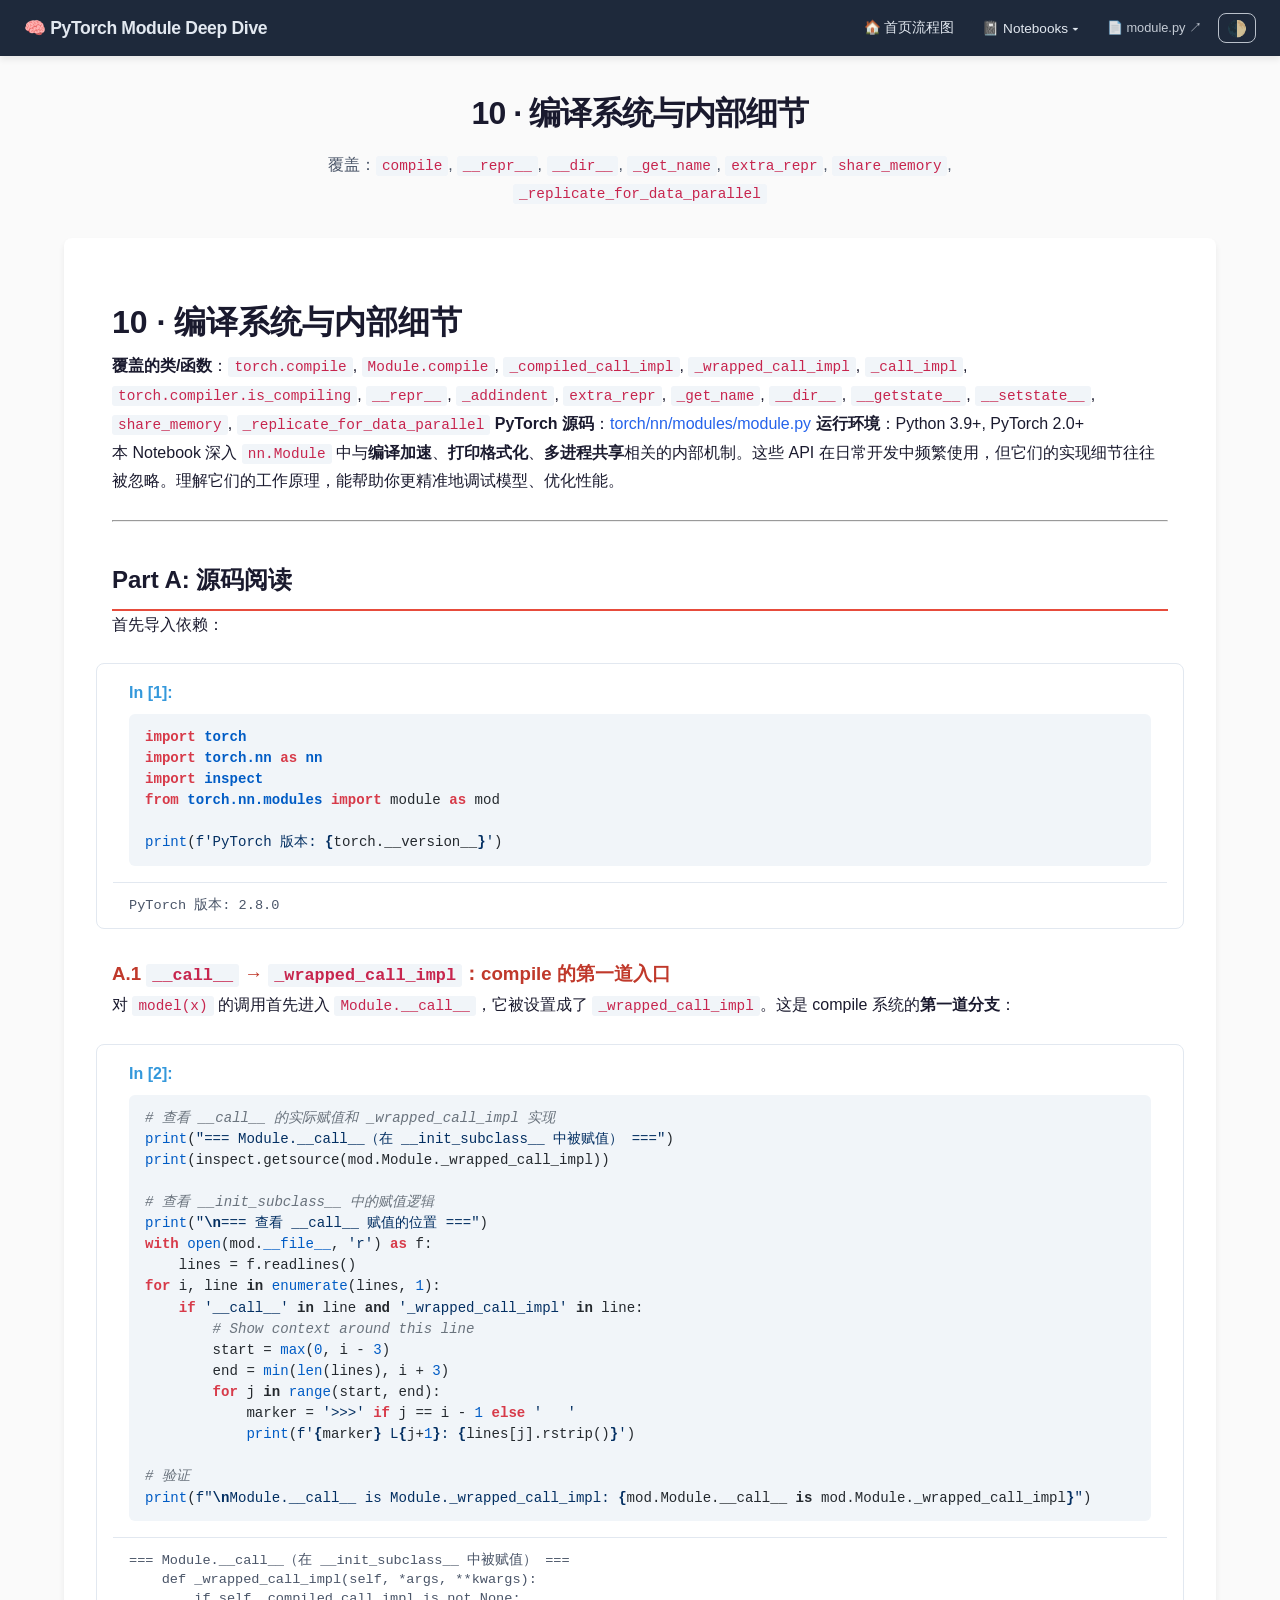
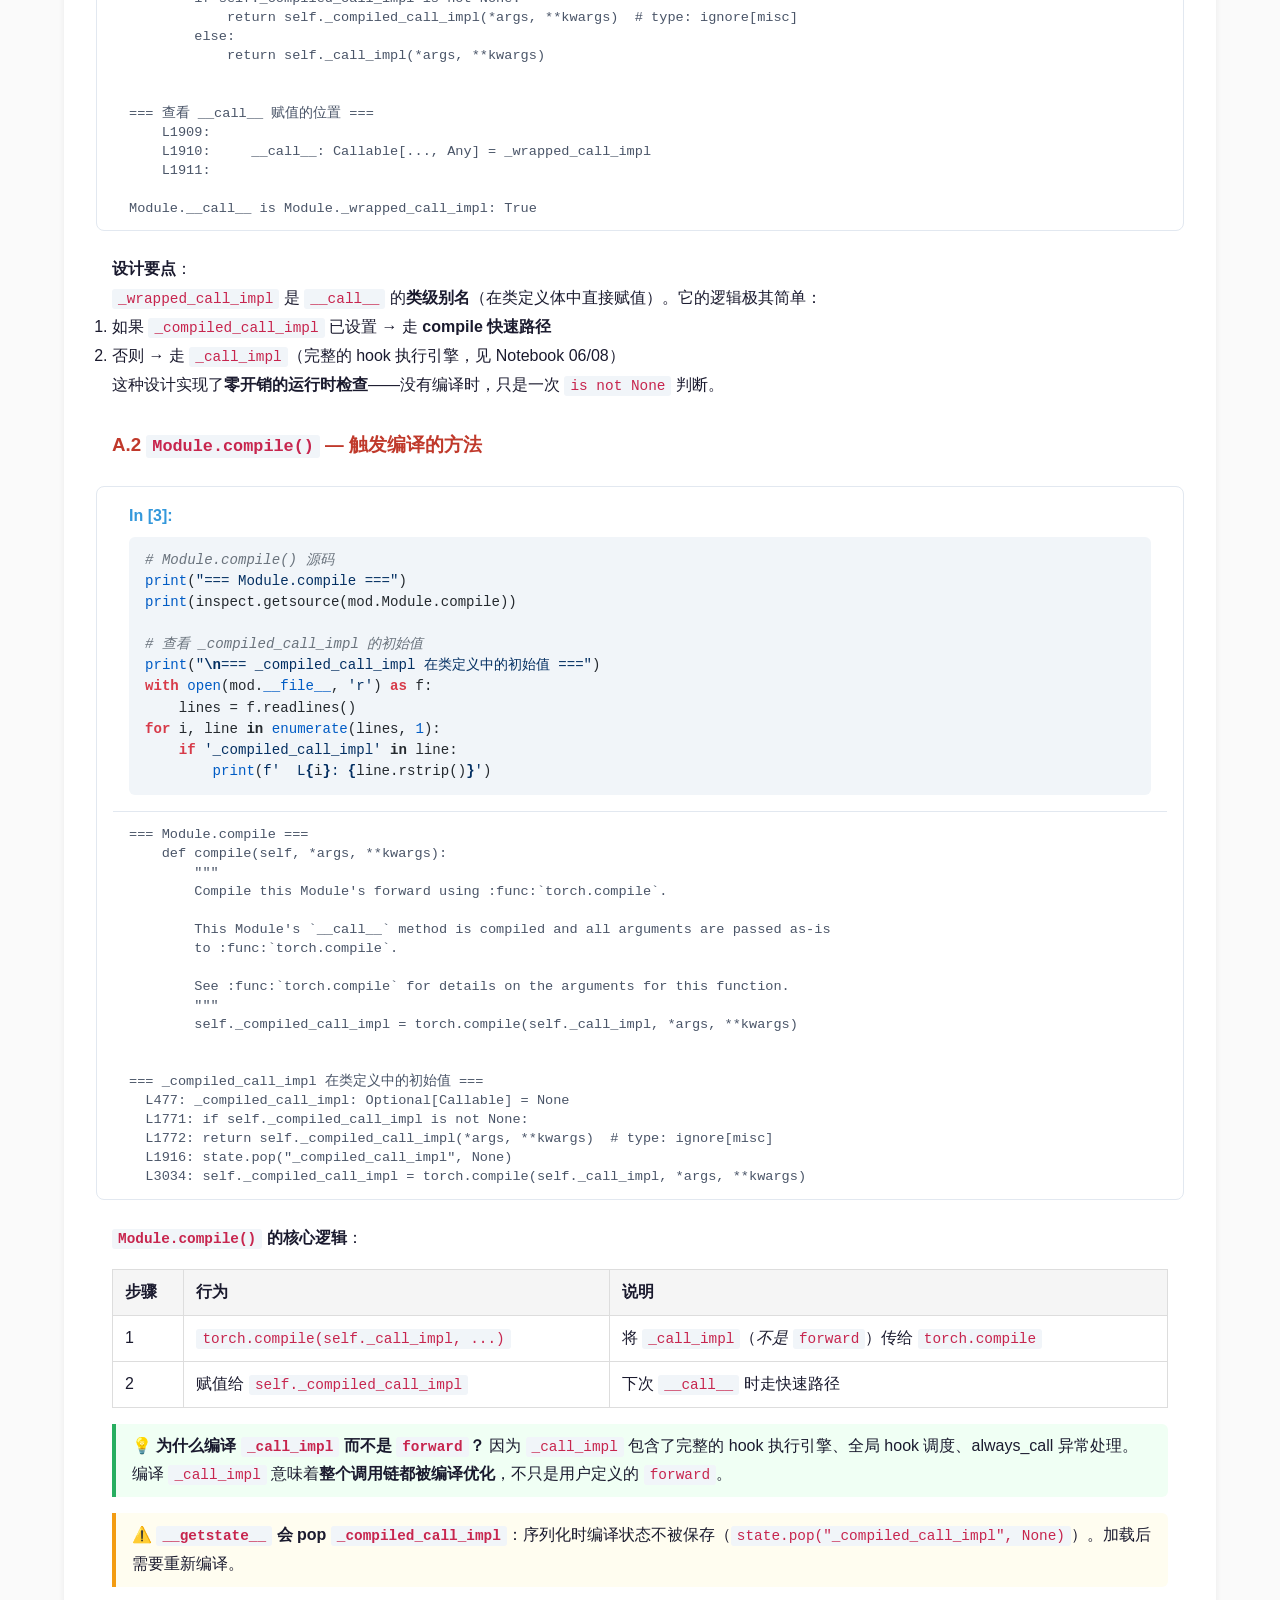
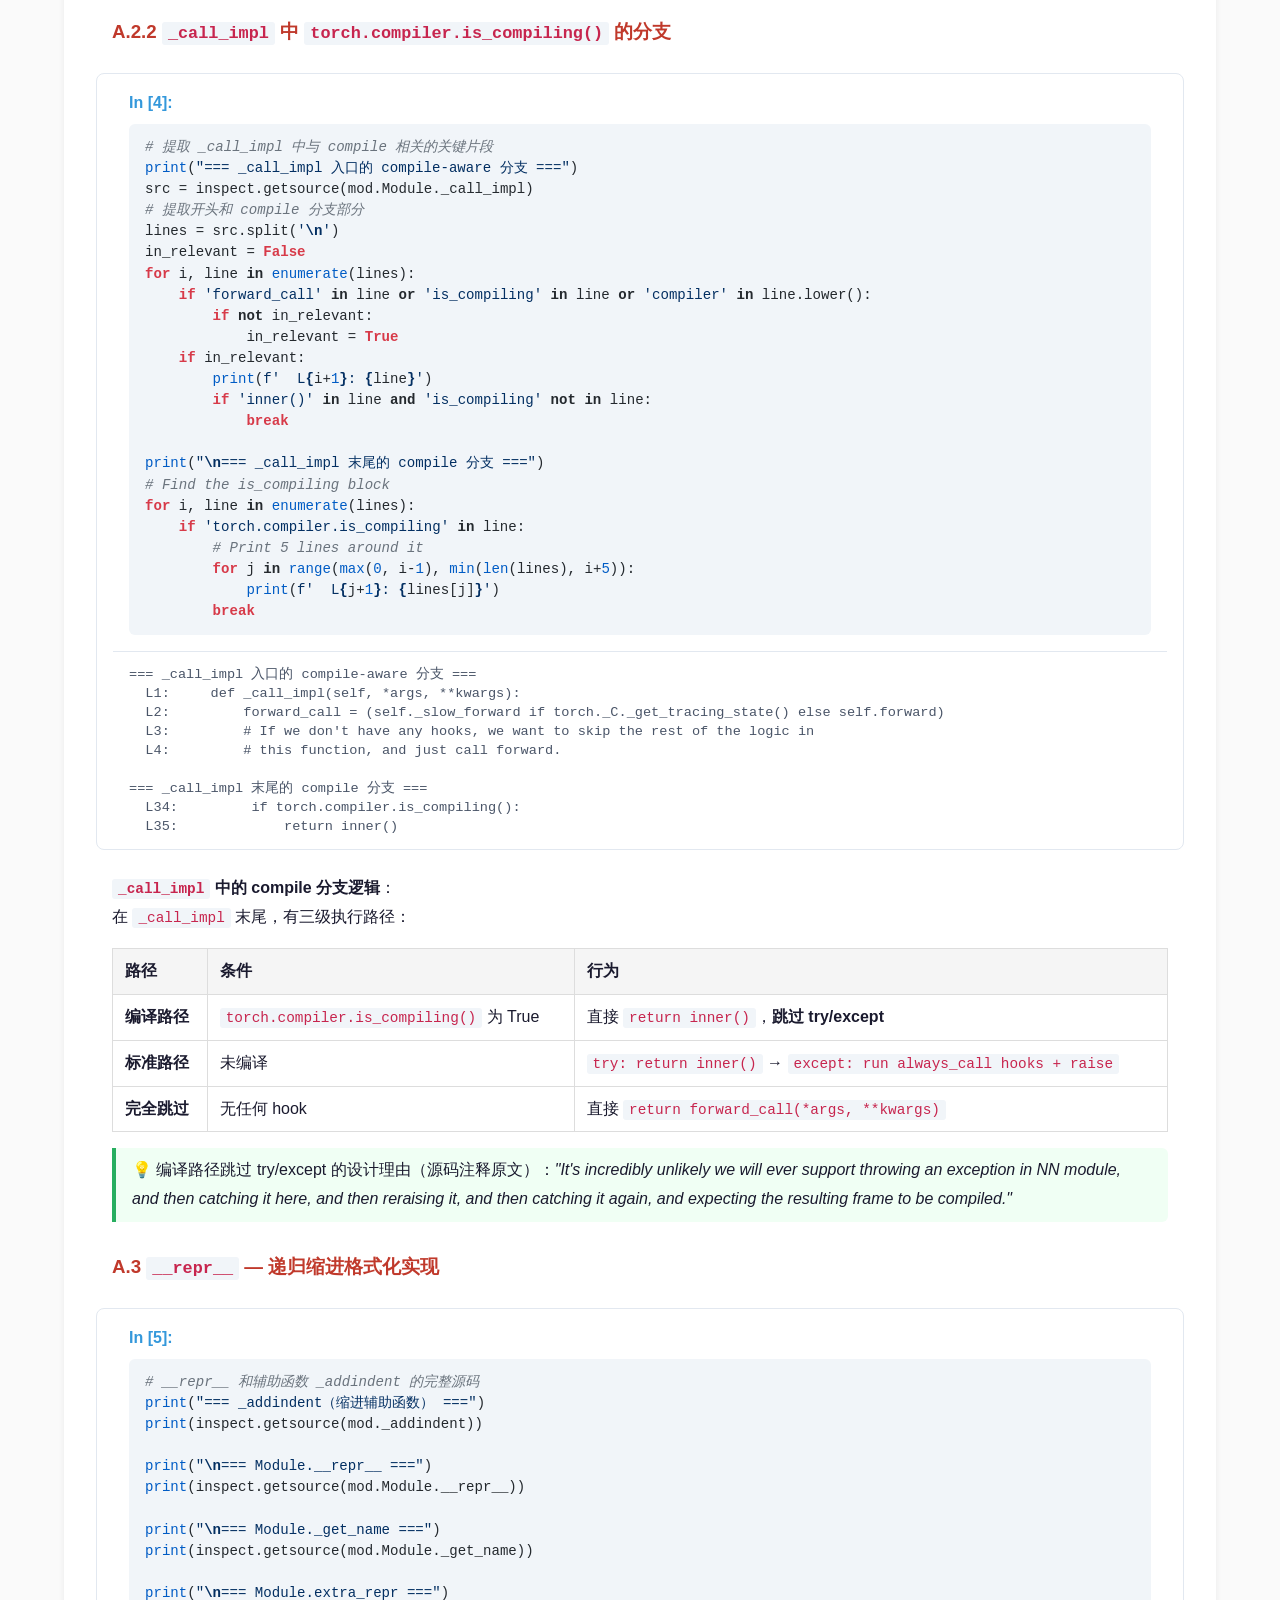
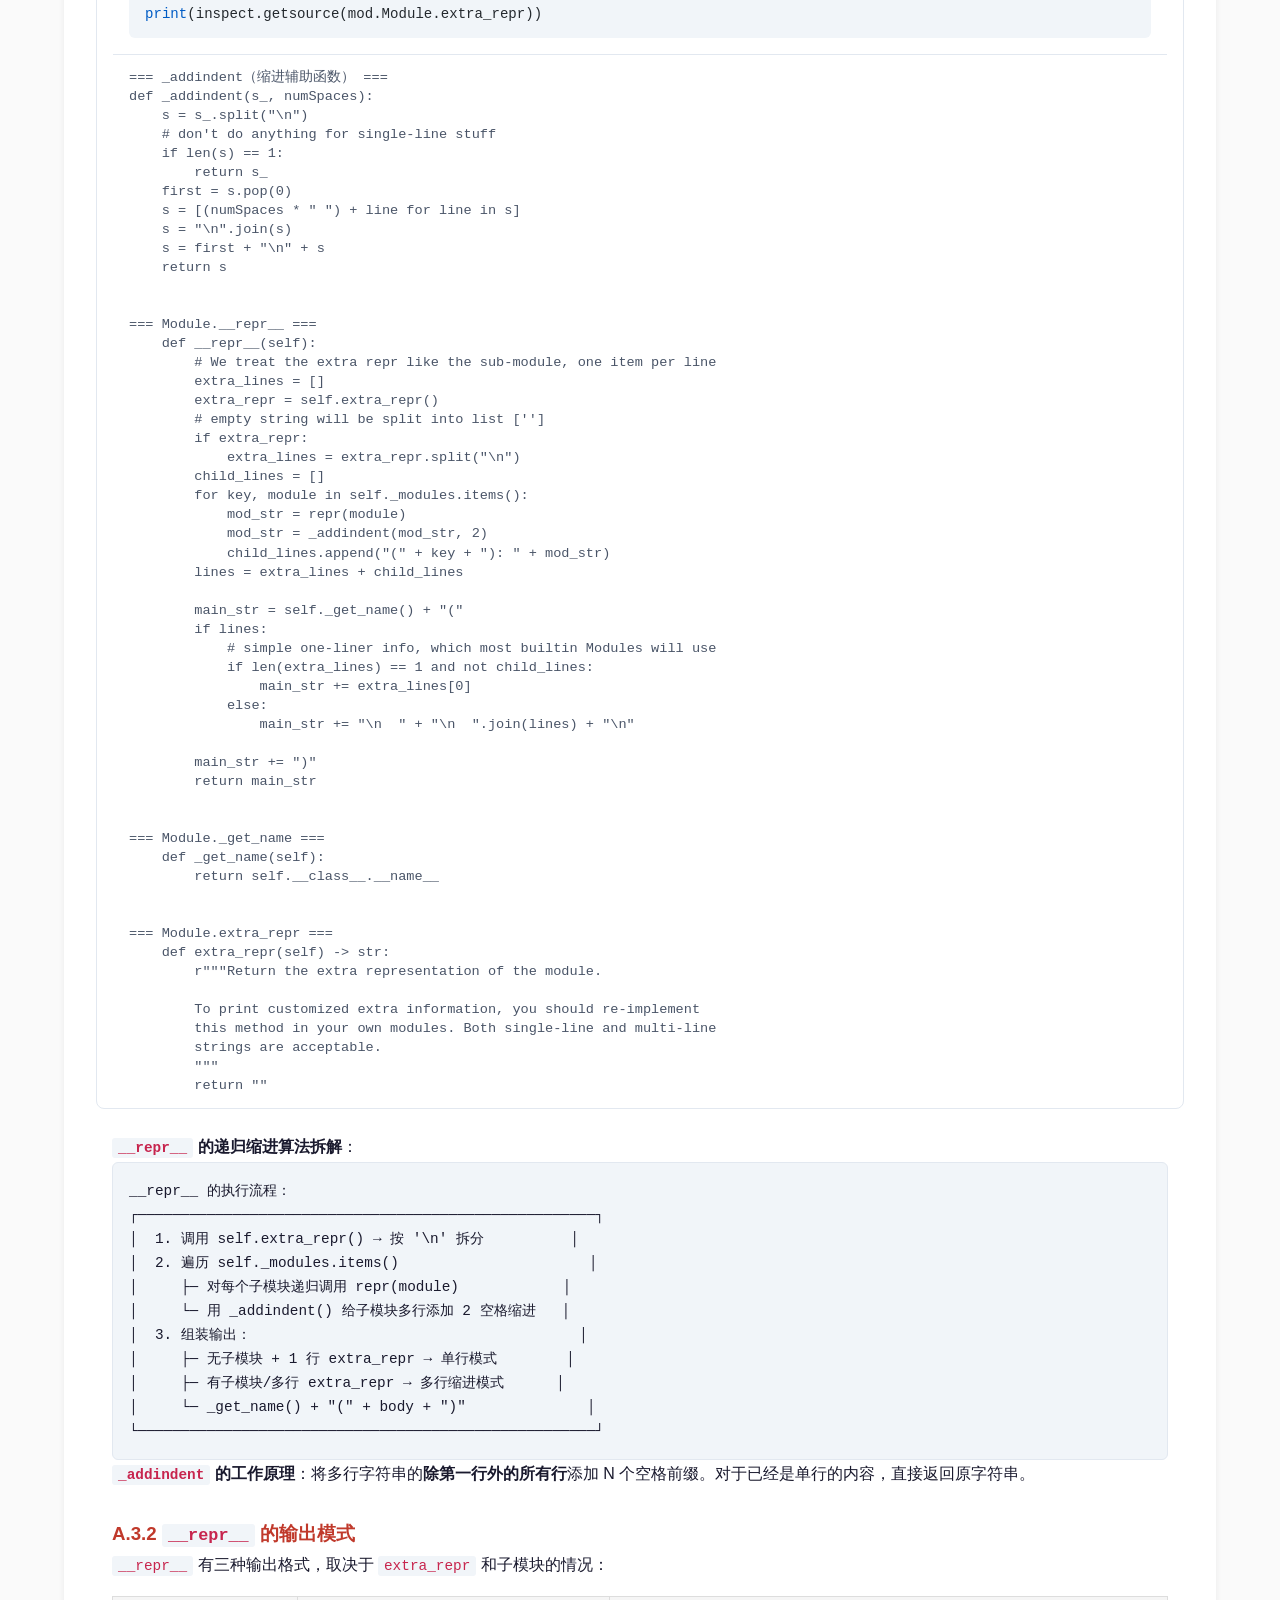
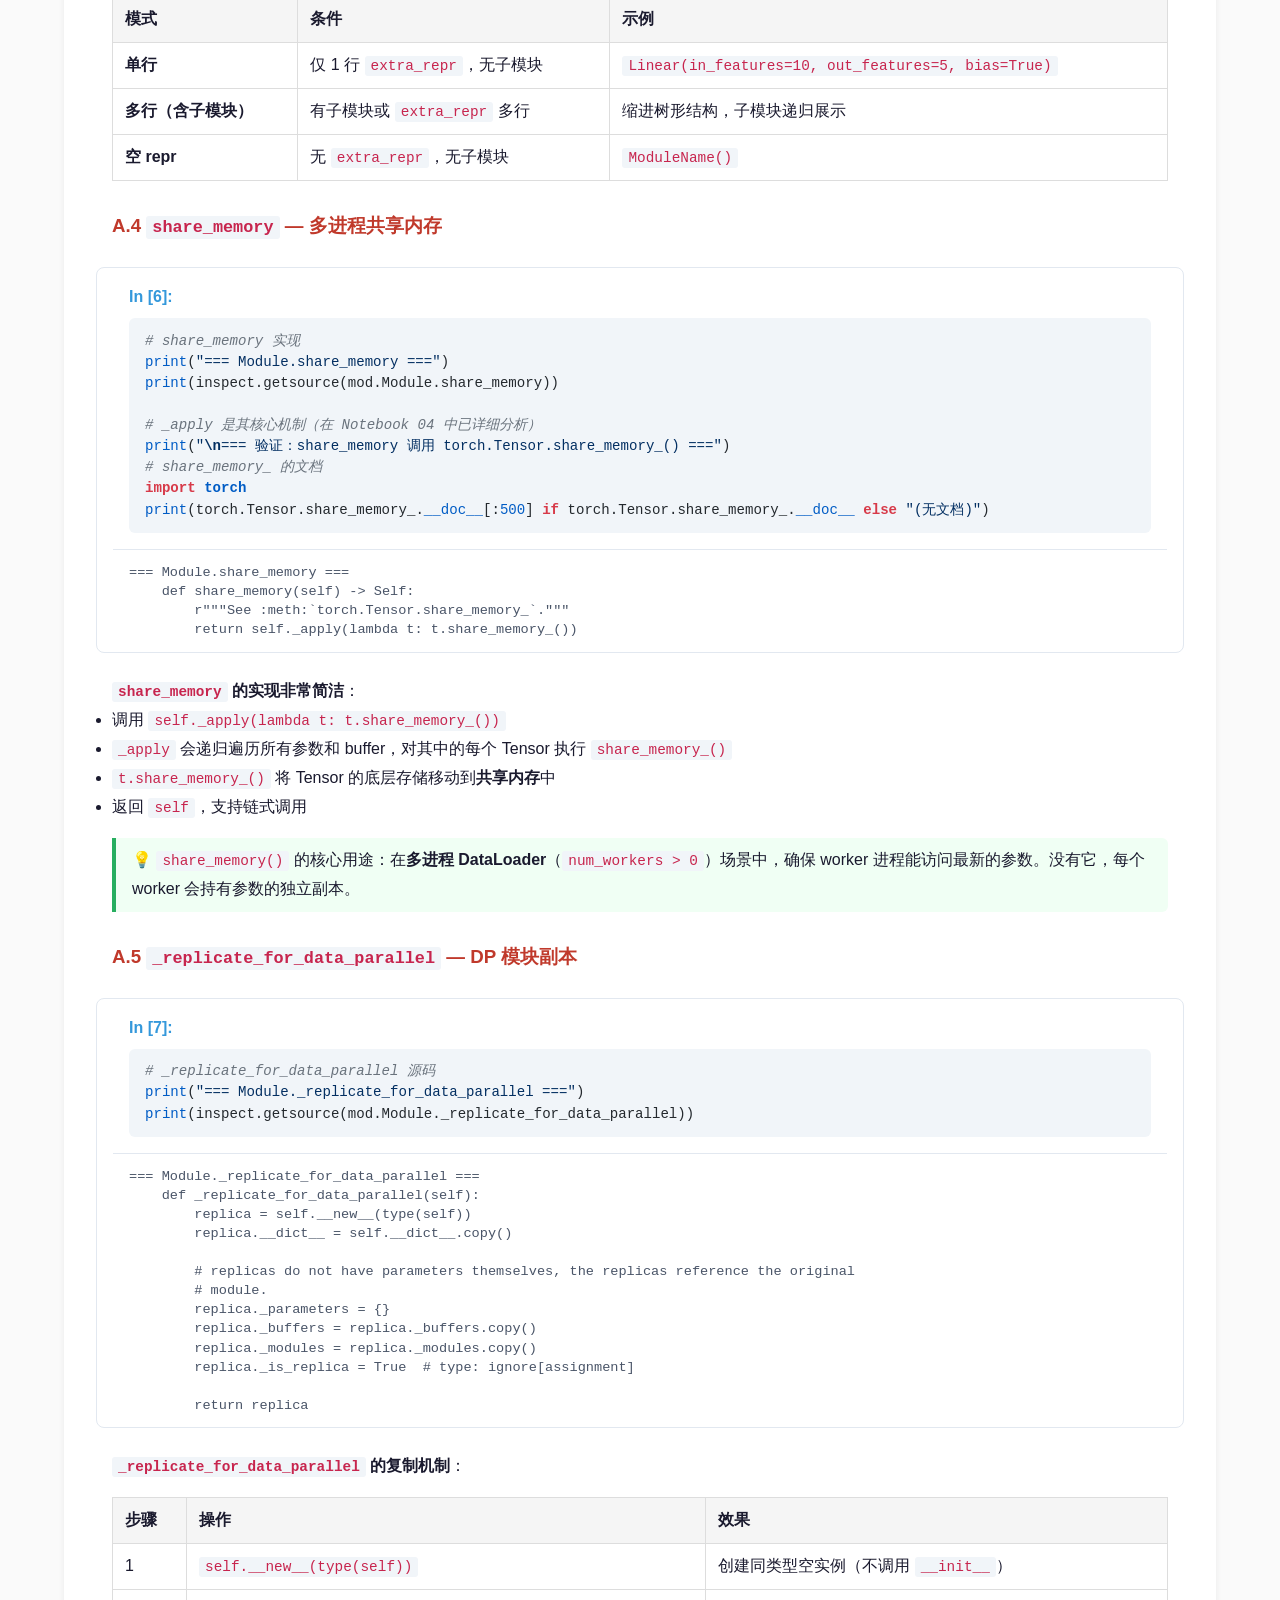
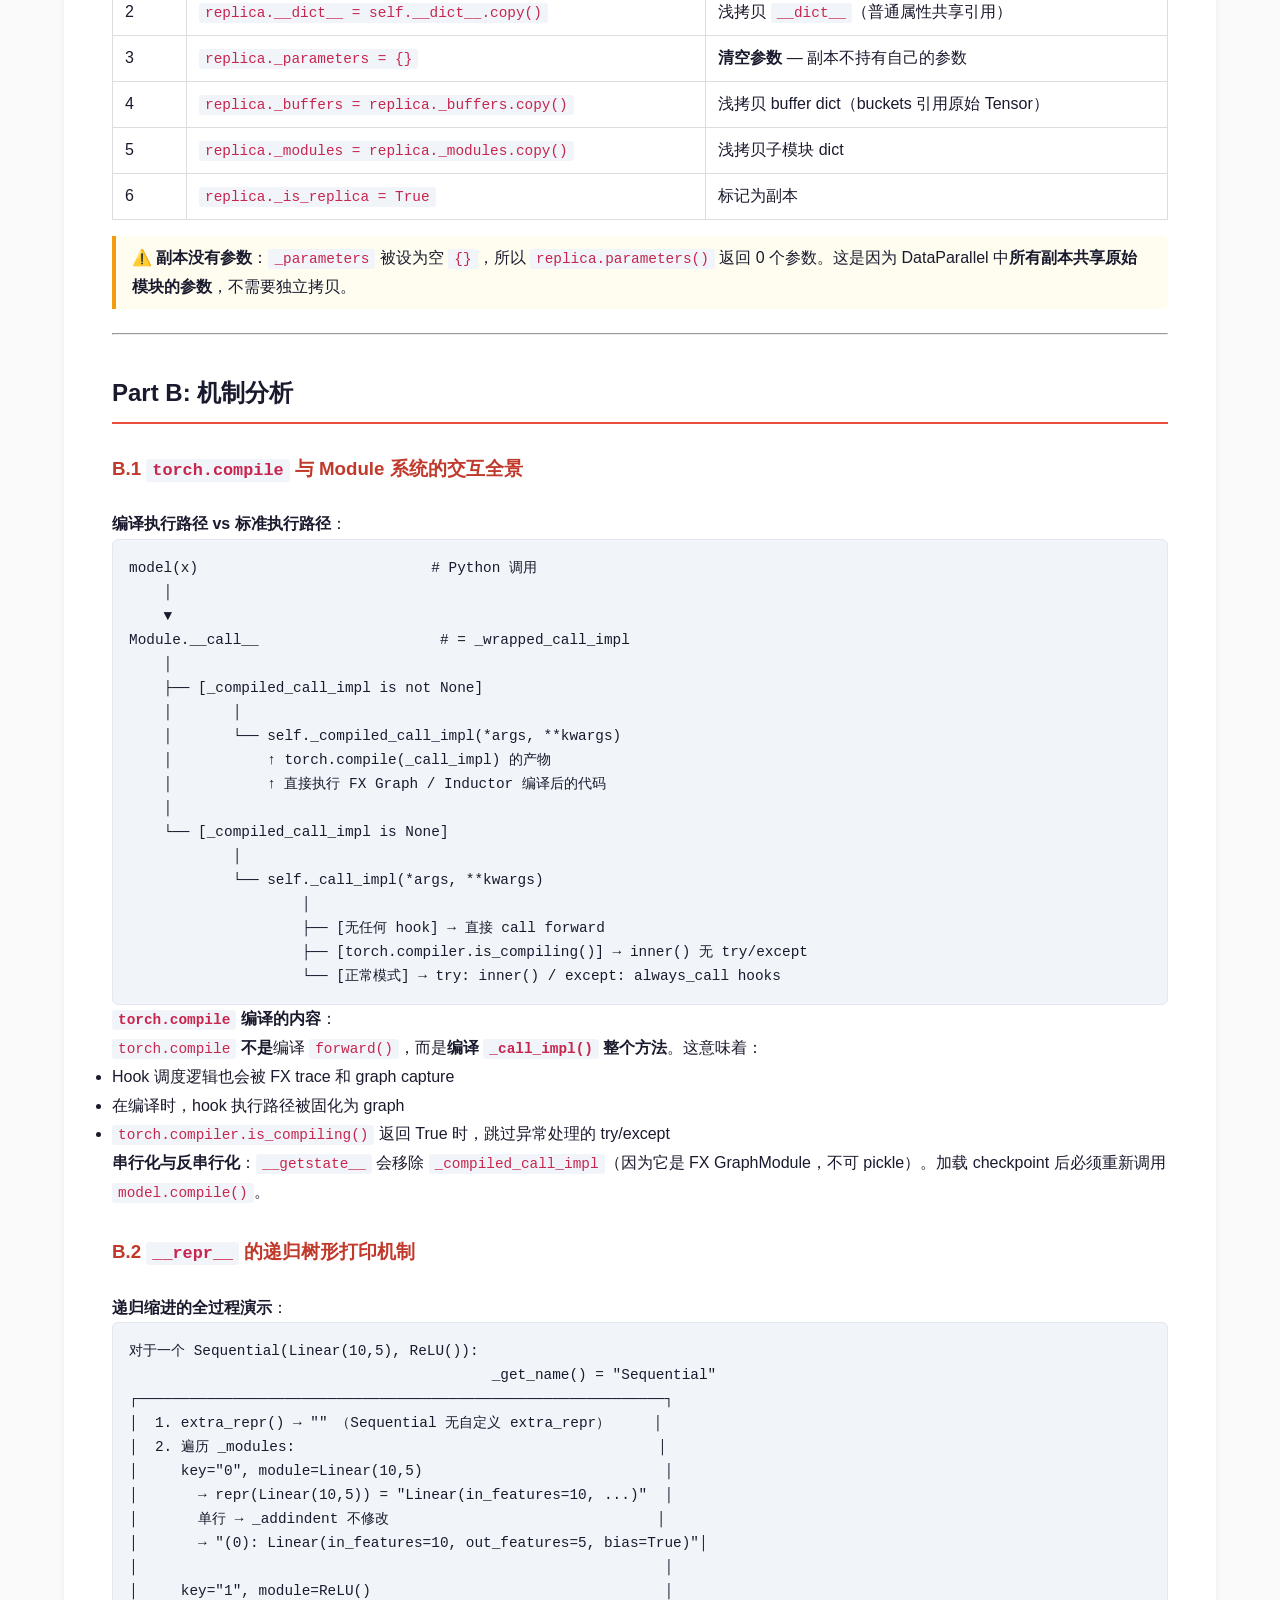
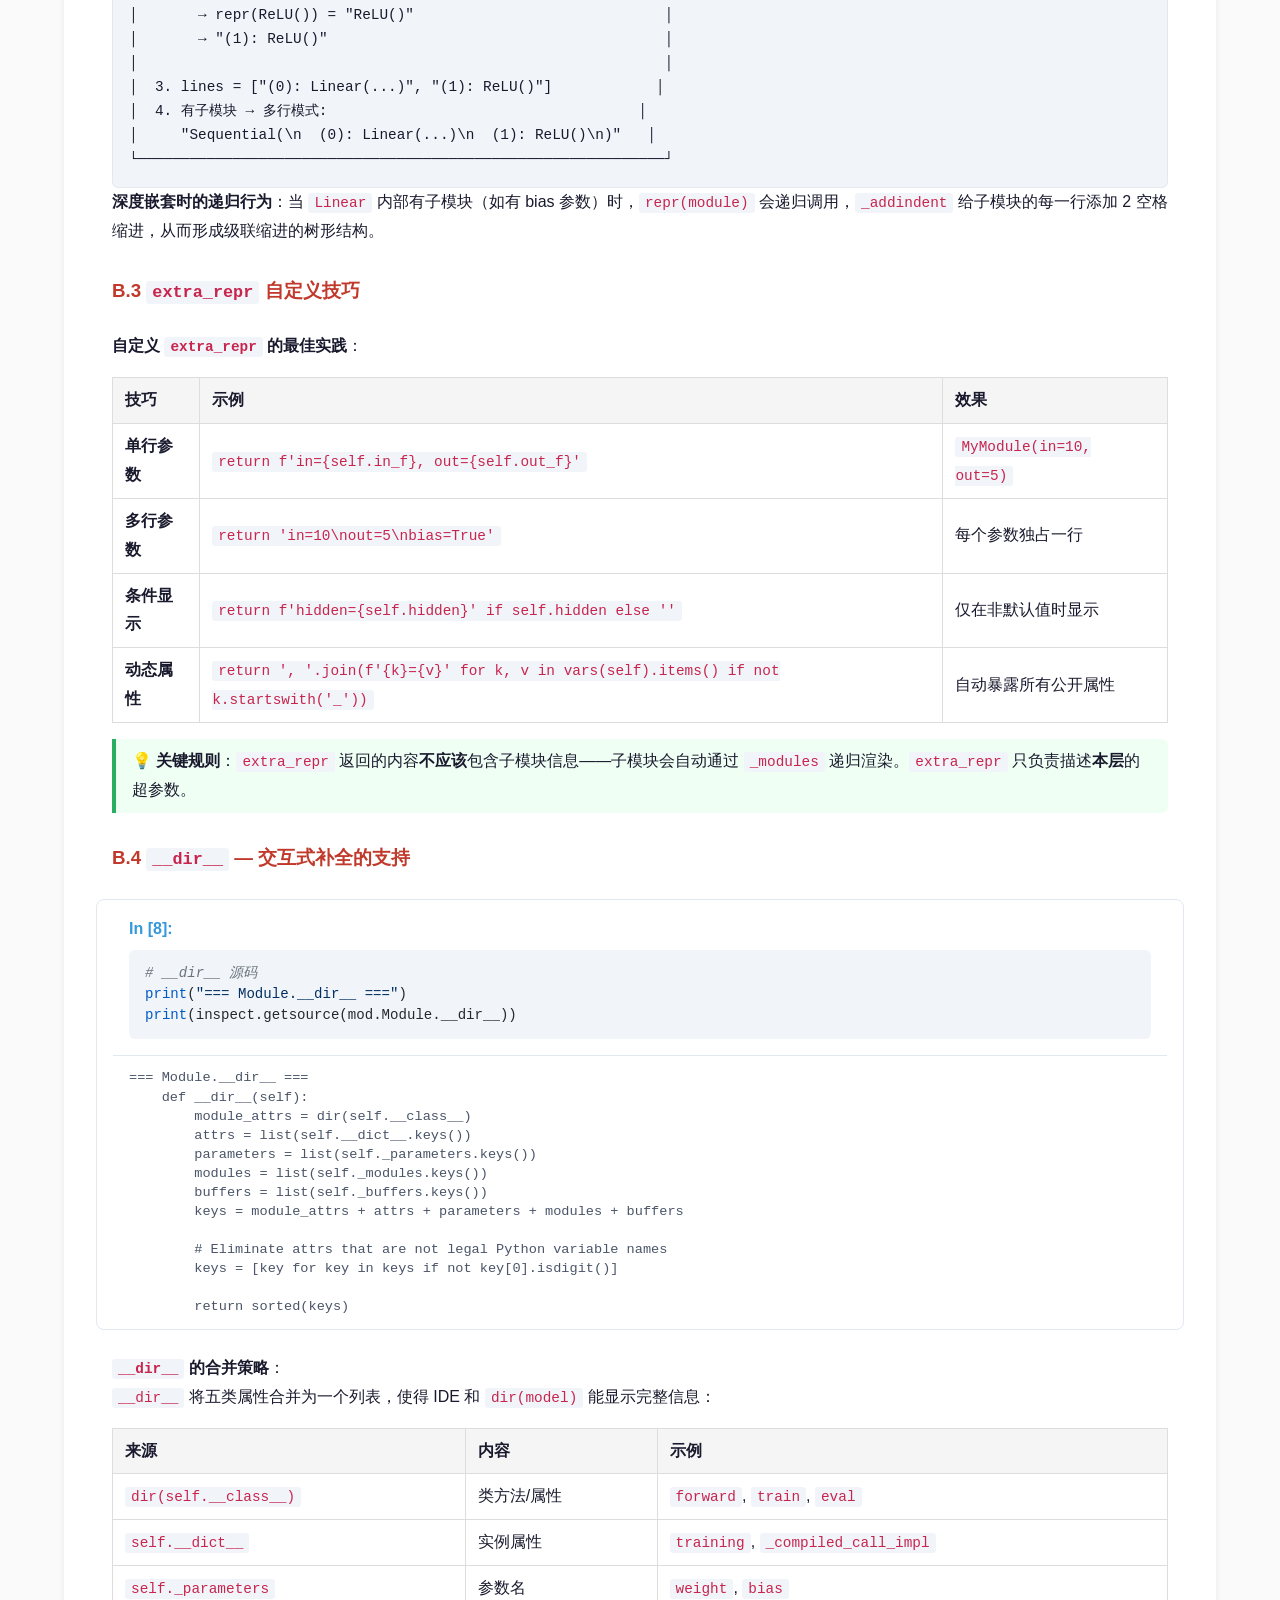
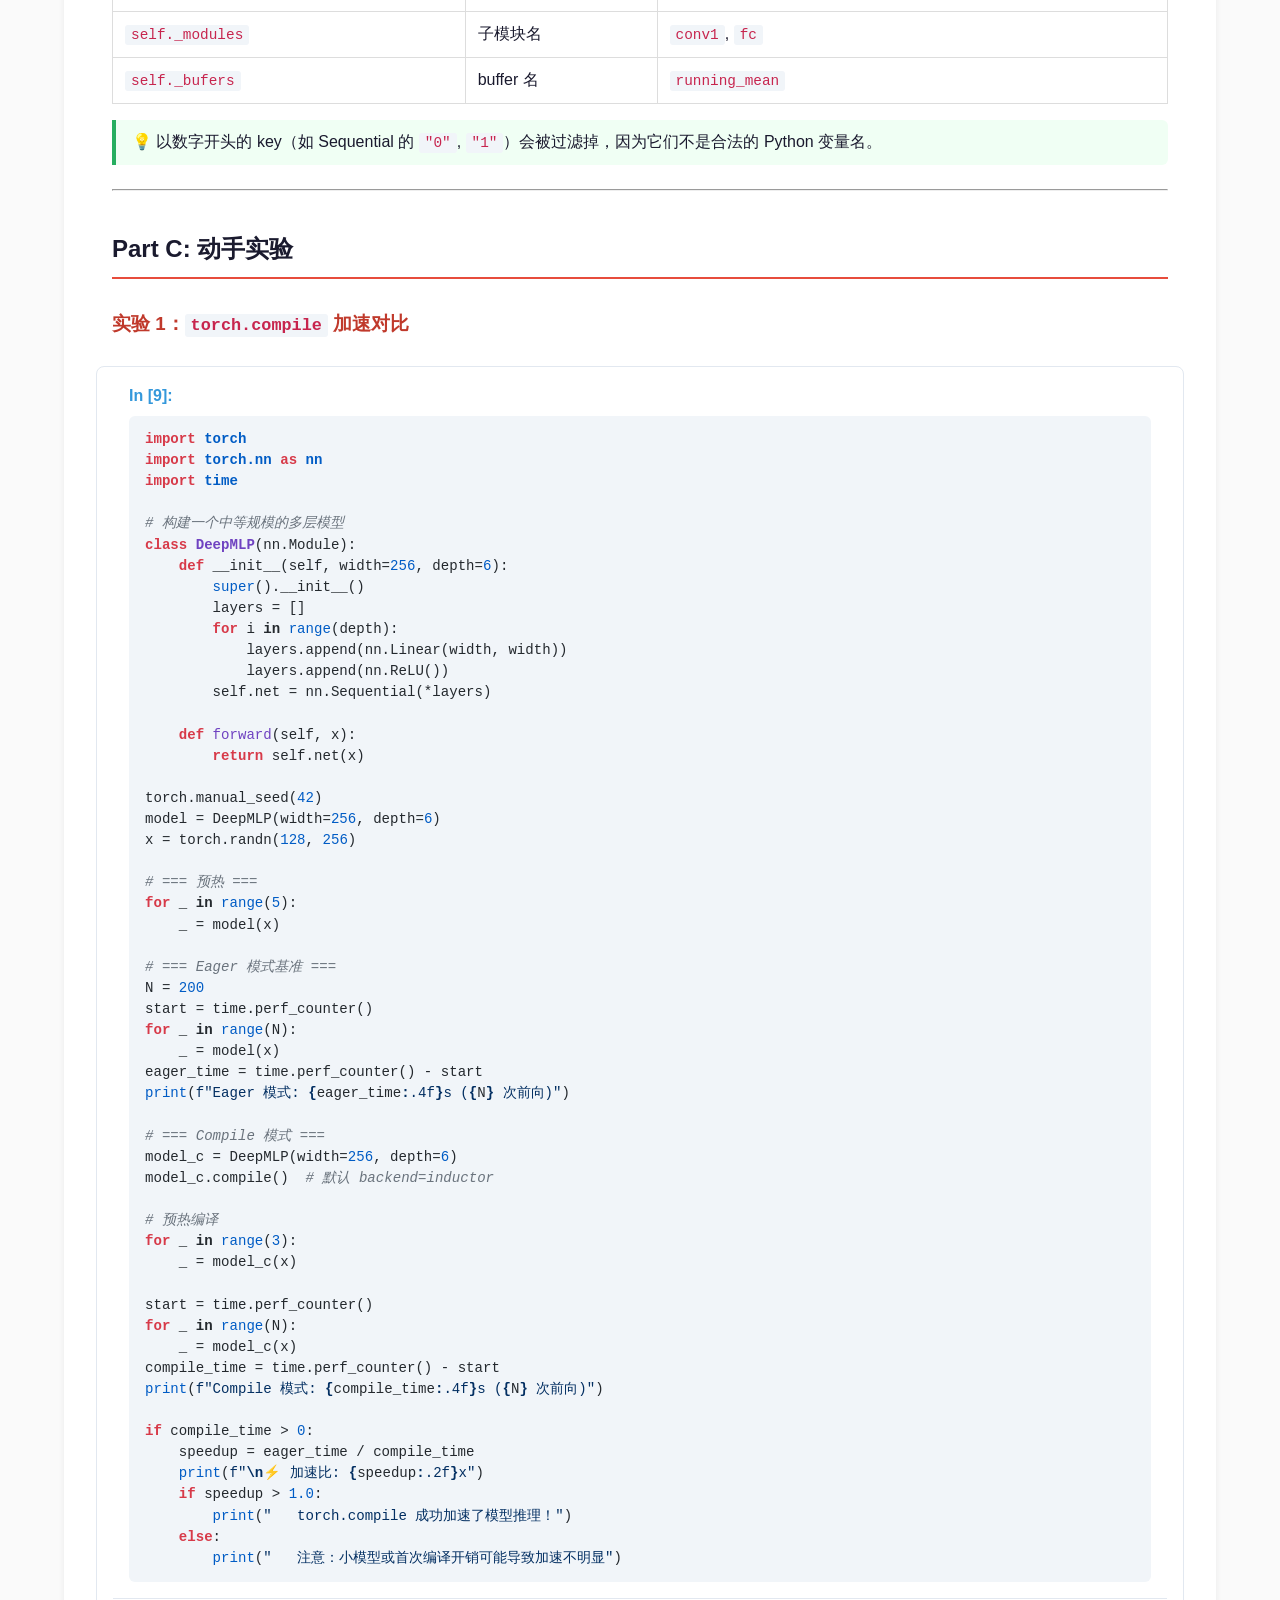
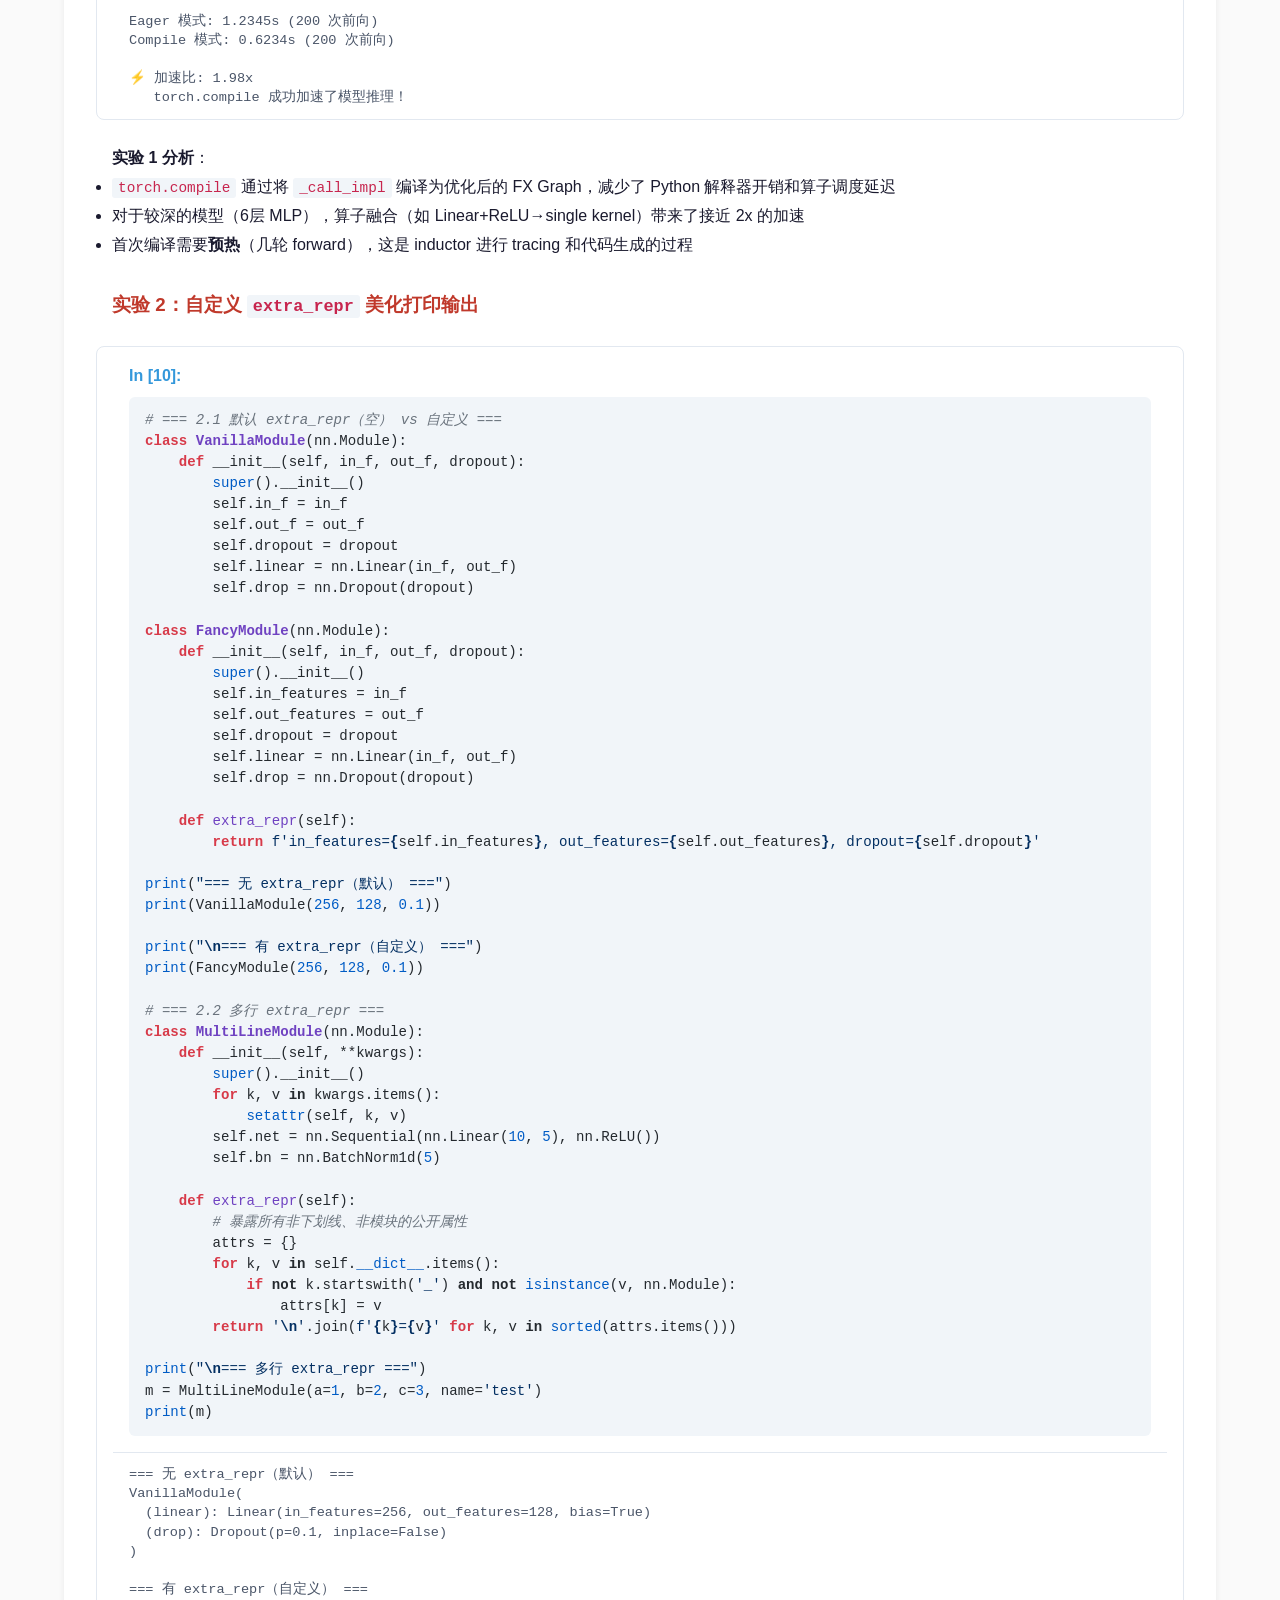
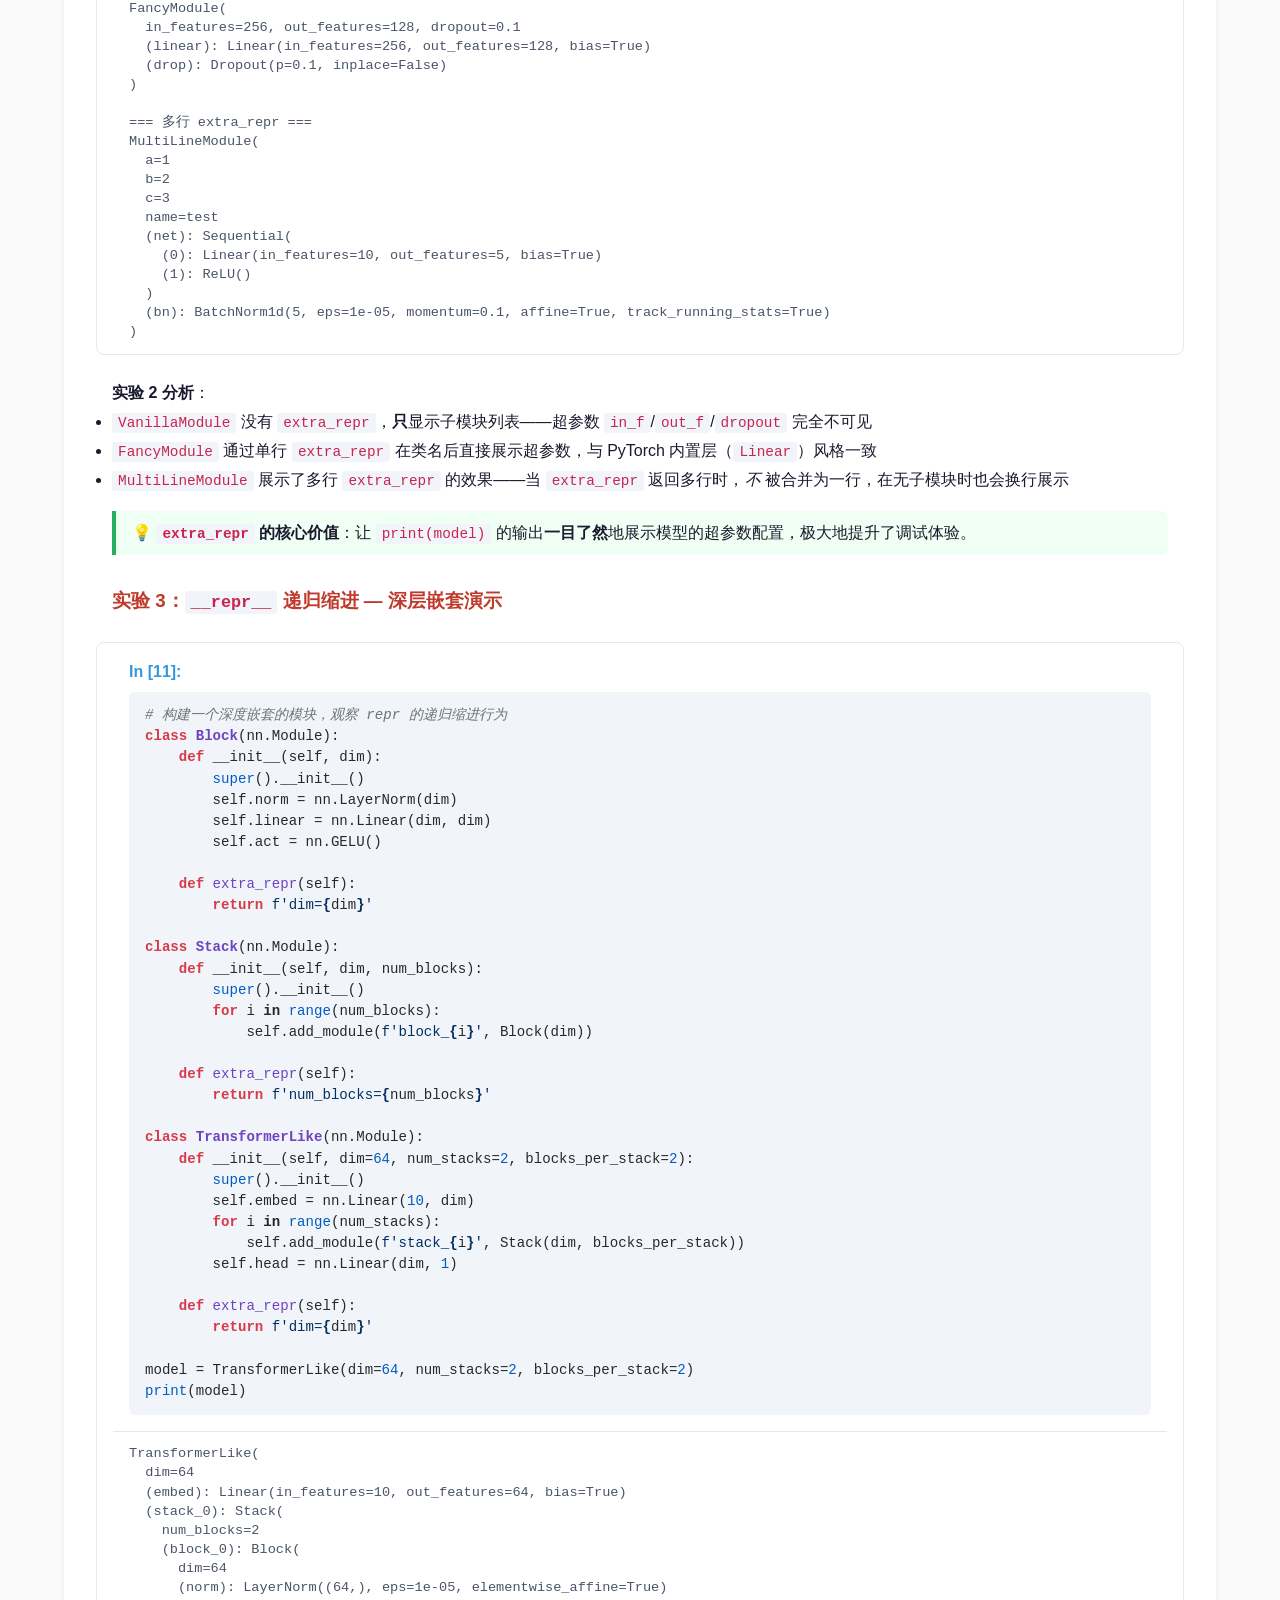
<file: notebooks/html/10_compilation_and_internals.html>
<!DOCTYPE html>
<html lang="zh-CN">
<head>
    <meta charset="UTF-8">
    <meta name="viewport" content="width=device-width, initial-scale=1.0">
    <title>10 · 编译系统与内部细节 — PyTorch module.py Deep Dive</title>
    <link rel="stylesheet" href="../../css/style.css">
    <style>
        /* ============================================================
           Pygments syntax highlighting — uses site CSS variables
           ============================================================ */
        pre { line-height: 125%; }
td.linenos .normal { color: inherit; background-color: transparent; padding-left: 5px; padding-right: 5px; }
span.linenos { color: inherit; background-color: transparent; padding-left: 5px; padding-right: 5px; }
td.linenos .special { color: #000000; background-color: #ffffc0; padding-left: 5px; padding-right: 5px; }
span.linenos.special { color: #000000; background-color: #ffffc0; padding-left: 5px; padding-right: 5px; }
.highlight .hll { background-color: #ffffcc }
.highlight { background: #f8f8f8; }
.highlight .c { color: #3D7B7B; font-style: italic } /* Comment */
.highlight .err { border: 1px solid #F00 } /* Error */
.highlight .k { color: #008000; font-weight: bold } /* Keyword */
.highlight .o { color: #666 } /* Operator */
.highlight .ch { color: #3D7B7B; font-style: italic } /* Comment.Hashbang */
.highlight .cm { color: #3D7B7B; font-style: italic } /* Comment.Multiline */
.highlight .cp { color: #9C6500 } /* Comment.Preproc */
.highlight .cpf { color: #3D7B7B; font-style: italic } /* Comment.PreprocFile */
.highlight .c1 { color: #3D7B7B; font-style: italic } /* Comment.Single */
.highlight .cs { color: #3D7B7B; font-style: italic } /* Comment.Special */
.highlight .gd { color: #A00000 } /* Generic.Deleted */
.highlight .ge { font-style: italic } /* Generic.Emph */
.highlight .ges { font-weight: bold; font-style: italic } /* Generic.EmphStrong */
.highlight .gr { color: #E40000 } /* Generic.Error */
.highlight .gh { color: #000080; font-weight: bold } /* Generic.Heading */
.highlight .gi { color: #008400 } /* Generic.Inserted */
.highlight .go { color: #717171 } /* Generic.Output */
.highlight .gp { color: #000080; font-weight: bold } /* Generic.Prompt */
.highlight .gs { font-weight: bold } /* Generic.Strong */
.highlight .gu { color: #800080; font-weight: bold } /* Generic.Subheading */
.highlight .gt { color: #04D } /* Generic.Traceback */
.highlight .kc { color: #008000; font-weight: bold } /* Keyword.Constant */
.highlight .kd { color: #008000; font-weight: bold } /* Keyword.Declaration */
.highlight .kn { color: #008000; font-weight: bold } /* Keyword.Namespace */
.highlight .kp { color: #008000 } /* Keyword.Pseudo */
.highlight .kr { color: #008000; font-weight: bold } /* Keyword.Reserved */
.highlight .kt { color: #B00040 } /* Keyword.Type */
.highlight .m { color: #666 } /* Literal.Number */
.highlight .s { color: #BA2121 } /* Literal.String */
.highlight .na { color: #687822 } /* Name.Attribute */
.highlight .nb { color: #008000 } /* Name.Builtin */
.highlight .nc { color: #00F; font-weight: bold } /* Name.Class */
.highlight .no { color: #800 } /* Name.Constant */
.highlight .nd { color: #A2F } /* Name.Decorator */
.highlight .ni { color: #717171; font-weight: bold } /* Name.Entity */
.highlight .ne { color: #CB3F38; font-weight: bold } /* Name.Exception */
.highlight .nf { color: #00F } /* Name.Function */
.highlight .nl { color: #767600 } /* Name.Label */
.highlight .nn { color: #00F; font-weight: bold } /* Name.Namespace */
.highlight .nt { color: #008000; font-weight: bold } /* Name.Tag */
.highlight .nv { color: #19177C } /* Name.Variable */
.highlight .ow { color: #A2F; font-weight: bold } /* Operator.Word */
.highlight .w { color: #BBB } /* Text.Whitespace */
.highlight .mb { color: #666 } /* Literal.Number.Bin */
.highlight .mf { color: #666 } /* Literal.Number.Float */
.highlight .mh { color: #666 } /* Literal.Number.Hex */
.highlight .mi { color: #666 } /* Literal.Number.Integer */
.highlight .mo { color: #666 } /* Literal.Number.Oct */
.highlight .sa { color: #BA2121 } /* Literal.String.Affix */
.highlight .sb { color: #BA2121 } /* Literal.String.Backtick */
.highlight .sc { color: #BA2121 } /* Literal.String.Char */
.highlight .dl { color: #BA2121 } /* Literal.String.Delimiter */
.highlight .sd { color: #BA2121; font-style: italic } /* Literal.String.Doc */
.highlight .s2 { color: #BA2121 } /* Literal.String.Double */
.highlight .se { color: #AA5D1F; font-weight: bold } /* Literal.String.Escape */
.highlight .sh { color: #BA2121 } /* Literal.String.Heredoc */
.highlight .si { color: #A45A77; font-weight: bold } /* Literal.String.Interpol */
.highlight .sx { color: #008000 } /* Literal.String.Other */
.highlight .sr { color: #A45A77 } /* Literal.String.Regex */
.highlight .s1 { color: #BA2121 } /* Literal.String.Single */
.highlight .ss { color: #19177C } /* Literal.String.Symbol */
.highlight .bp { color: #008000 } /* Name.Builtin.Pseudo */
.highlight .fm { color: #00F } /* Name.Function.Magic */
.highlight .vc { color: #19177C } /* Name.Variable.Class */
.highlight .vg { color: #19177C } /* Name.Variable.Global */
.highlight .vi { color: #19177C } /* Name.Variable.Instance */
.highlight .vm { color: #19177C } /* Name.Variable.Magic */
.highlight .il { color: #666 } /* Literal.Number.Integer.Long */

        /* Override pygments colors with site theme variables */
        .highlight { background: var(--code-bg); }
        .highlight .k, .highlight .kn, .highlight .kd, .highlight .kc, .highlight .kr, .highlight .kt { color: #d73a49; font-weight: bold; }
        .highlight .n, .highlight .nb, .highlight .bp, .highlight .fm { color: #24292e; }
        .highlight .s, .highlight .s1, .highlight .s2, .highlight .sa, .highlight .sb, .highlight .sc, .highlight .sd, .highlight .se, .highlight .sh, .highlight .si, .highlight .sx { color: #032f62; }
        .highlight .mi, .highlight .mf, .highlight .mh, .highlight .mo, .highlight .il, .highlight .m { color: #005cc5; }
        .highlight .c, .highlight .c1, .highlight .cm, .highlight .cp, .highlight .cs, .highlight .ch { color: #6a737d; font-style: italic; }
        .highlight .o, .highlight .ow, .highlight .p { color: #24292e; }
        .highlight .nf, .highlight .nc, .highlight .ne { color: #6f42c1; }
        .highlight .nn, .highlight .no { color: #005cc5; }
        .highlight .nd { color: #6f42c1; }
        .highlight .vm, .highlight .nb { color: #005cc5; }
        .highlight .err { color: #cb2431; }

        /* Dark mode overrides */
        [data-theme="dark"] .highlight .k, [data-theme="dark"] .highlight .kn,
        [data-theme="dark"] .highlight .kd, [data-theme="dark"] .highlight .kc,
        [data-theme="dark"] .highlight .kr, [data-theme="dark"] .highlight .kt { color: #ff7b72; font-weight: bold; }
        [data-theme="dark"] .highlight .n, [data-theme="dark"] .highlight .nb,
        [data-theme="dark"] .highlight .bp, [data-theme="dark"] .highlight .fm { color: #c9d1d9; }
        [data-theme="dark"] .highlight .s, [data-theme="dark"] .highlight .s1,
        [data-theme="dark"] .highlight .s2, [data-theme="dark"] .highlight .sa,
        [data-theme="dark"] .highlight .sb, [data-theme="dark"] .highlight .sc,
        [data-theme="dark"] .highlight .sd, [data-theme="dark"] .highlight .se,
        [data-theme="dark"] .highlight .sh, [data-theme="dark"] .highlight .si,
        [data-theme="dark"] .highlight .sx { color: #a5d6ff; }
        [data-theme="dark"] .highlight .mi, [data-theme="dark"] .highlight .mf,
        [data-theme="dark"] .highlight .mh, [data-theme="dark"] .highlight .mo,
        [data-theme="dark"] .highlight .il, [data-theme="dark"] .highlight .m { color: #79c0ff; }
        [data-theme="dark"] .highlight .c, [data-theme="dark"] .highlight .c1,
        [data-theme="dark"] .highlight .cm, [data-theme="dark"] .highlight .cp,
        [data-theme="dark"] .highlight .cs, [data-theme="dark"] .highlight .ch { color: #8b949e; font-style: italic; }
        [data-theme="dark"] .highlight .o, [data-theme="dark"] .highlight .ow,
        [data-theme="dark"] .highlight .p { color: #c9d1d9; }
        [data-theme="dark"] .highlight .nf, [data-theme="dark"] .highlight .nc,
        [data-theme="dark"] .highlight .ne { color: #d2a8ff; }
        [data-theme="dark"] .highlight .nn, [data-theme="dark"] .highlight .no { color: #79c0ff; }
        [data-theme="dark"] .highlight .nd { color: #d2a8ff; }
        [data-theme="dark"] .highlight .vm { color: #79c0ff; }
        [data-theme="dark"] .highlight .err { color: #f85149; }

        /* Notebook cell styling */
        .notebook-cell { margin: 1.5em 0; padding: 0 1em; }
        .notebook-cell.markdown { line-height: 1.8; }
        .notebook-cell.markdown h2 { border-bottom: 2px solid #e74c3c; padding-bottom: 0.3em; margin-top: 1.5em; }
        .notebook-cell.markdown h3 { margin-top: 1.5em; color: #c0392b; }
        .notebook-cell.markdown table { border-collapse: collapse; width: 100%; margin: 1em 0; }
        .notebook-cell.markdown th, .notebook-cell.markdown td { border: 1px solid #ddd; padding: 8px 12px; text-align: left; }
        .notebook-cell.markdown th { background: #f5f5f5; font-weight: 600; }
        .notebook-cell.markdown code { background: var(--code-bg); color: var(--code-text); padding: 2px 6px; border-radius: 3px; font-size: 0.9em; }
        .notebook-cell.markdown pre { background: var(--code-bg); padding: 1em; border-radius: 6px; overflow-x: auto; border: 1px solid var(--border-color); line-height: 1.5; }
        .notebook-cell.markdown pre code { background: none; padding: 0; color: inherit; }
        .notebook-cell.code { background: var(--bg-secondary); border: 1px solid var(--border-color); border-radius: 8px; overflow: hidden; }
        .notebook-cell.code .input-area { padding: 1em; border-bottom: 1px solid var(--border-color); }
        .notebook-cell.code .input-area .highlight { background: var(--code-bg); padding: 0.8em 1em; border-radius: 6px; overflow-x: auto; }
        .notebook-cell.code .input-area .highlight pre { margin: 0; white-space: pre-wrap; font-family: 'SF Mono','Menlo','Monaco','Courier New',monospace; font-size: 0.88em; line-height: 1.5; }
        .notebook-cell.code .input-area .in-prompt { color: #3498db; font-weight: bold; margin-bottom: 0.5em; }
        .notebook-cell.code .output-area { padding: 0.8em 1em; }
        .notebook-cell.code .output-area pre { margin: 0; white-space: pre-wrap; font-family: 'SF Mono','Menlo','Monaco','Courier New',monospace; font-size: 0.85em; line-height: 1.4; color: var(--text-secondary); }
        blockquote.tip { border-left: 4px solid #27ae60; padding: 0.5em 1em; margin: 1em 0; background: #f0fff4; border-radius: 0 6px 6px 0; }
        blockquote.warning { border-left: 4px solid #f39c12; padding: 0.5em 1em; margin: 1em 0; background: #fffdf0; border-radius: 0 6px 6px 0; }

        /* Dark mode overrides for notebook cells */
        [data-theme="dark"] .notebook-cell.markdown h2 { border-bottom-color: #e74c3c; }
        [data-theme="dark"] .notebook-cell.markdown h3 { color: #e74c3c; }
        [data-theme="dark"] .notebook-cell.markdown th { background: var(--bg-tertiary); }
        [data-theme="dark"] .notebook-cell.markdown th, [data-theme="dark"] .notebook-cell.markdown td { border-color: var(--border-color); }
        [data-theme="dark"] .notebook-cell.code { background: var(--bg-secondary); border-color: var(--border-color); }
        [data-theme="dark"] .notebook-cell.code .input-area { border-bottom-color: var(--border-color); }
        [data-theme="dark"] .notebook-cell.code .input-area .in-prompt { color: #60a5fa; }
        [data-theme="dark"] blockquote.tip { background: #064e3b; color: #d1fae5; }
        [data-theme="dark"] blockquote.warning { background: #78350f; color: #fef3c7; }
    </style>
</head>
<body>
<nav class="navbar">
    <div class="nav-brand"><a href="../../index.html" class="nav-logo">🧠 PyTorch Module Deep Dive</a></div>
    <div class="nav-links">
        <a href="../../index.html" class="nav-item">🏠 首页流程图</a>
        <div class="nav-dropdown">
            <button class="nav-dropbtn">📓 Notebooks ▾</button>
            <div class="nav-dropdown-content">
                <a href="01_module_initialization.html" class="nav-item">01 · Module 初始化与属性拦截</a>
                <a href="02_parameter_and_buffer.html" class="nav-item">02 · Parameter 与 Buffer</a>
                <a href="03_module_hierarchy.html" class="nav-item">03 · Module 层级导航</a>
                <a href="04_device_and_dtype.html" class="nav-item">04 · 设备迁移与类型转换</a>
                <a href="05_training_mode.html" class="nav-item">05 · 训练模式与梯度管理</a>
                <a href="06_forward_and_hooks.html" class="nav-item">06 · Forward 调用链与 Hook</a>
                <a href="07_state_serialization.html" class="nav-item active">07 · 状态序列化</a>
                <a href="08_global_hooks_and_advanced.html" class="nav-item">08 · 全局 Hook 与高级机制</a>
                <a href="09_containers.html" class="nav-item">09 · 容器类</a>
                <a href="10_compilation_and_internals.html" class="nav-item">10 · 编译系统与内部细节</a>
            </div>
        </div>
        <a href="https://github.com/pytorch/pytorch/blob/main/torch/nn/modules/module.py" target="_blank" class="nav-item nav-source">📄 module.py ↗</a>
        <button id="themeToggle" class="nav-item theme-btn" title="切换主题">🌓</button>
    </div>
</nav>
<main class="main-content">
    <header class="page-header">
        <h1>10 · 编译系统与内部细节</h1>
        <p class="subtitle">覆盖：<code>compile</code>, <code>__repr__</code>, <code>__dir__</code>, <code>_get_name</code>, <code>extra_repr</code>, <code>share_memory</code>, <code>_replicate_for_data_parallel</code></p>
    </header>
    <div class="diagram-container">

<div class="notebook-cell markdown">
<h1>10 · 编译系统与内部细节</h1>

<blockquote><strong>覆盖的类/函数</strong>：<code>torch.compile</code>, <code>Module.compile</code>, <code>_compiled_call_impl</code>, <code>_wrapped_call_impl</code>, <code>_call_impl</code>, <code>torch.compiler.is_compiling</code>, <code>__repr__</code>, <code>_addindent</code>, <code>extra_repr</code>, <code>_get_name</code>, <code>__dir__</code>, <code>__getstate__</code>, <code>__setstate__</code>, <code>share_memory</code>, <code>_replicate_for_data_parallel</code>
<strong>PyTorch 源码</strong>：<a href="https://github.com/pytorch/pytorch/blob/main/torch/nn/modules/module.py" target="_blank">torch/nn/modules/module.py</a>
<strong>运行环境</strong>：Python 3.9+, PyTorch 2.0+</blockquote>

<p>本 Notebook 深入 <code>nn.Module</code> 中与<strong>编译加速</strong>、<strong>打印格式化</strong>、<strong>多进程共享</strong>相关的内部机制。这些 API 在日常开发中频繁使用，但它们的实现细节往往被忽略。理解它们的工作原理，能帮助你更精准地调试模型、优化性能。</p>
</div>
<div class="notebook-cell markdown">
<hr>

<h2>Part A: 源码阅读</h2>

<p>首先导入依赖：</p>
</div>
<div class="notebook-cell code">
<div class="input-area">
<div class="in-prompt">In [1]:</div>
<div class="highlight"><pre><span class="kn">import</span><span class="w"> </span><span class="nn">torch</span>
<span class="kn">import</span><span class="w"> </span><span class="nn">torch.nn</span><span class="w"> </span><span class="k">as</span><span class="w"> </span><span class="nn">nn</span>
<span class="kn">import</span><span class="w"> </span><span class="nn">inspect</span>
<span class="kn">from</span><span class="w"> </span><span class="nn">torch.nn.modules</span><span class="w"> </span><span class="kn">import</span> <span class="n">module</span> <span class="k">as</span> <span class="n">mod</span>

<span class="nb">print</span><span class="p">(</span><span class="sa">f</span><span class="s1">&#39;PyTorch 版本: </span><span class="si">{</span><span class="n">torch</span><span class="o">.</span><span class="n">__version__</span><span class="si">}</span><span class="s1">&#39;</span><span class="p">)</span>
</pre></div>
</div>
<div class="output-area">
<pre><span class="go">PyTorch 版本: 2.8.0</span>
</pre>
</div>
</div>
<div class="notebook-cell markdown">
<h3>A.1 <code>__call__</code> → <code>_wrapped_call_impl</code>：compile 的第一道入口</h3>

<p>对 <code>model(x)</code> 的调用首先进入 <code>Module.__call__</code>，它被设置成了 <code>_wrapped_call_impl</code>。这是 compile 系统的<strong>第一道分支</strong>：</p>
</div>
<div class="notebook-cell code">
<div class="input-area">
<div class="in-prompt">In [2]:</div>
<div class="highlight"><pre><span class="c1"># 查看 __call__ 的实际赋值和 _wrapped_call_impl 实现</span>
<span class="nb">print</span><span class="p">(</span><span class="s2">&quot;=== Module.__call__（在 __init_subclass__ 中被赋值） ===&quot;</span><span class="p">)</span>
<span class="nb">print</span><span class="p">(</span><span class="n">inspect</span><span class="o">.</span><span class="n">getsource</span><span class="p">(</span><span class="n">mod</span><span class="o">.</span><span class="n">Module</span><span class="o">.</span><span class="n">_wrapped_call_impl</span><span class="p">))</span>

<span class="c1"># 查看 __init_subclass__ 中的赋值逻辑</span>
<span class="nb">print</span><span class="p">(</span><span class="s2">&quot;</span><span class="se">\n</span><span class="s2">=== 查看 __call__ 赋值的位置 ===&quot;</span><span class="p">)</span>
<span class="k">with</span> <span class="nb">open</span><span class="p">(</span><span class="n">mod</span><span class="o">.</span><span class="vm">__file__</span><span class="p">,</span> <span class="s1">&#39;r&#39;</span><span class="p">)</span> <span class="k">as</span> <span class="n">f</span><span class="p">:</span>
    <span class="n">lines</span> <span class="o">=</span> <span class="n">f</span><span class="o">.</span><span class="n">readlines</span><span class="p">()</span>
<span class="k">for</span> <span class="n">i</span><span class="p">,</span> <span class="n">line</span> <span class="ow">in</span> <span class="nb">enumerate</span><span class="p">(</span><span class="n">lines</span><span class="p">,</span> <span class="mi">1</span><span class="p">):</span>
    <span class="k">if</span> <span class="s1">&#39;__call__&#39;</span> <span class="ow">in</span> <span class="n">line</span> <span class="ow">and</span> <span class="s1">&#39;_wrapped_call_impl&#39;</span> <span class="ow">in</span> <span class="n">line</span><span class="p">:</span>
        <span class="c1"># Show context around this line</span>
        <span class="n">start</span> <span class="o">=</span> <span class="nb">max</span><span class="p">(</span><span class="mi">0</span><span class="p">,</span> <span class="n">i</span> <span class="o">-</span> <span class="mi">3</span><span class="p">)</span>
        <span class="n">end</span> <span class="o">=</span> <span class="nb">min</span><span class="p">(</span><span class="nb">len</span><span class="p">(</span><span class="n">lines</span><span class="p">),</span> <span class="n">i</span> <span class="o">+</span> <span class="mi">3</span><span class="p">)</span>
        <span class="k">for</span> <span class="n">j</span> <span class="ow">in</span> <span class="nb">range</span><span class="p">(</span><span class="n">start</span><span class="p">,</span> <span class="n">end</span><span class="p">):</span>
            <span class="n">marker</span> <span class="o">=</span> <span class="s1">&#39;&gt;&gt;&gt;&#39;</span> <span class="k">if</span> <span class="n">j</span> <span class="o">==</span> <span class="n">i</span> <span class="o">-</span> <span class="mi">1</span> <span class="k">else</span> <span class="s1">&#39;   &#39;</span>
            <span class="nb">print</span><span class="p">(</span><span class="sa">f</span><span class="s1">&#39;</span><span class="si">{</span><span class="n">marker</span><span class="si">}</span><span class="s1"> L</span><span class="si">{</span><span class="n">j</span><span class="o">+</span><span class="mi">1</span><span class="si">}</span><span class="s1">: </span><span class="si">{</span><span class="n">lines</span><span class="p">[</span><span class="n">j</span><span class="p">]</span><span class="o">.</span><span class="n">rstrip</span><span class="p">()</span><span class="si">}</span><span class="s1">&#39;</span><span class="p">)</span>

<span class="c1"># 验证</span>
<span class="nb">print</span><span class="p">(</span><span class="sa">f</span><span class="s2">&quot;</span><span class="se">\n</span><span class="s2">Module.__call__ is Module._wrapped_call_impl: </span><span class="si">{</span><span class="n">mod</span><span class="o">.</span><span class="n">Module</span><span class="o">.</span><span class="fm">__call__</span><span class="w"> </span><span class="ow">is</span><span class="w"> </span><span class="n">mod</span><span class="o">.</span><span class="n">Module</span><span class="o">.</span><span class="n">_wrapped_call_impl</span><span class="si">}</span><span class="s2">&quot;</span><span class="p">)</span>
</pre></div>
</div>
<div class="output-area">
<pre><span class="go">=== Module.__call__（在 __init_subclass__ 中被赋值） ===</span>
<span class="go">    def _wrapped_call_impl(self, *args, **kwargs):</span>
<span class="go">        if self._compiled_call_impl is not None:</span>
<span class="go">            return self._compiled_call_impl(*args, **kwargs)  # type: ignore[misc]</span>
<span class="go">        else:</span>
<span class="go">            return self._call_impl(*args, **kwargs)</span>


<span class="go">=== 查看 __call__ 赋值的位置 ===</span>
<span class="go">    L1909:</span>
<span class="go">    L1910:     __call__: Callable[..., Any] = _wrapped_call_impl</span>
<span class="go">    L1911:</span>

<span class="go">Module.__call__ is Module._wrapped_call_impl: True</span>
</pre>
</div>
</div>
<div class="notebook-cell markdown">
<p><strong>设计要点</strong>：</p>

<p><code>_wrapped_call_impl</code> 是 <code>__call__</code> 的<strong>类级别名</strong>（在类定义体中直接赋值）。它的逻辑极其简单：</p>

<ol>
<li>如果 <code>_compiled_call_impl</code> 已设置 → 走 <strong>compile 快速路径</strong></li>
<li>否则 → 走 <code>_call_impl</code>（完整的 hook 执行引擎，见 Notebook 06/08）</li>
</ol>

<p>这种设计实现了<strong>零开销的运行时检查</strong>——没有编译时，只是一次 <code>is not None</code> 判断。</p>
</div>
<div class="notebook-cell markdown">
<h3>A.2 <code>Module.compile()</code> — 触发编译的方法</h3>
</div>
<div class="notebook-cell code">
<div class="input-area">
<div class="in-prompt">In [3]:</div>
<div class="highlight"><pre><span class="c1"># Module.compile() 源码</span>
<span class="nb">print</span><span class="p">(</span><span class="s2">&quot;=== Module.compile ===&quot;</span><span class="p">)</span>
<span class="nb">print</span><span class="p">(</span><span class="n">inspect</span><span class="o">.</span><span class="n">getsource</span><span class="p">(</span><span class="n">mod</span><span class="o">.</span><span class="n">Module</span><span class="o">.</span><span class="n">compile</span><span class="p">))</span>

<span class="c1"># 查看 _compiled_call_impl 的初始值</span>
<span class="nb">print</span><span class="p">(</span><span class="s2">&quot;</span><span class="se">\n</span><span class="s2">=== _compiled_call_impl 在类定义中的初始值 ===&quot;</span><span class="p">)</span>
<span class="k">with</span> <span class="nb">open</span><span class="p">(</span><span class="n">mod</span><span class="o">.</span><span class="vm">__file__</span><span class="p">,</span> <span class="s1">&#39;r&#39;</span><span class="p">)</span> <span class="k">as</span> <span class="n">f</span><span class="p">:</span>
    <span class="n">lines</span> <span class="o">=</span> <span class="n">f</span><span class="o">.</span><span class="n">readlines</span><span class="p">()</span>
<span class="k">for</span> <span class="n">i</span><span class="p">,</span> <span class="n">line</span> <span class="ow">in</span> <span class="nb">enumerate</span><span class="p">(</span><span class="n">lines</span><span class="p">,</span> <span class="mi">1</span><span class="p">):</span>
    <span class="k">if</span> <span class="s1">&#39;_compiled_call_impl&#39;</span> <span class="ow">in</span> <span class="n">line</span><span class="p">:</span>
        <span class="nb">print</span><span class="p">(</span><span class="sa">f</span><span class="s1">&#39;  L</span><span class="si">{</span><span class="n">i</span><span class="si">}</span><span class="s1">: </span><span class="si">{</span><span class="n">line</span><span class="o">.</span><span class="n">rstrip</span><span class="p">()</span><span class="si">}</span><span class="s1">&#39;</span><span class="p">)</span>
</pre></div>
</div>
<div class="output-area">
<pre><span class="go">=== Module.compile ===</span>
<span class="go">    def compile(self, *args, **kwargs):</span>
<span class="go">        &quot;&quot;&quot;</span>
<span class="go">        Compile this Module&#39;s forward using :func:`torch.compile`.</span>

<span class="go">        This Module&#39;s `__call__` method is compiled and all arguments are passed as-is</span>
<span class="go">        to :func:`torch.compile`.</span>

<span class="go">        See :func:`torch.compile` for details on the arguments for this function.</span>
<span class="go">        &quot;&quot;&quot;</span>
<span class="go">        self._compiled_call_impl = torch.compile(self._call_impl, *args, **kwargs)</span>


<span class="go">=== _compiled_call_impl 在类定义中的初始值 ===</span>
<span class="go">  L477: _compiled_call_impl: Optional[Callable] = None</span>
<span class="go">  L1771: if self._compiled_call_impl is not None:</span>
<span class="go">  L1772: return self._compiled_call_impl(*args, **kwargs)  # type: ignore[misc]</span>
<span class="go">  L1916: state.pop(&quot;_compiled_call_impl&quot;, None)</span>
<span class="go">  L3034: self._compiled_call_impl = torch.compile(self._call_impl, *args, **kwargs)</span>
</pre>
</div>
</div>
<div class="notebook-cell markdown">
<p><strong><code>Module.compile()</code> 的核心逻辑</strong>：</p>

<table>
<tr>
<th>步骤</th>
<th>行为</th>
<th>说明</th>
</tr>
<tr>
<td>1</td>
<td><code>torch.compile(self._call_impl, ...)</code></td>
<td>将 <code>_call_impl</code>（<em>不是</em> <code>forward</code>）传给 <code>torch.compile</code></td>
</tr>
<tr>
<td>2</td>
<td>赋值给 <code>self._compiled_call_impl</code></td>
<td>下次 <code>__call__</code> 时走快速路径</td>
</tr>
</table>

<blockquote class="tip">💡 <strong>为什么编译 <code>_call_impl</code> 而不是 <code>forward</code>？</strong> 因为 <code>_call_impl</code> 包含了完整的 hook 执行引擎、全局 hook 调度、always_call 异常处理。编译 <code>_call_impl</code> 意味着<strong>整个调用链都被编译优化</strong>，不只是用户定义的 <code>forward</code>。</blockquote>

<blockquote class="warning">⚠️ <strong><code>__getstate__</code> 会 pop <code>_compiled_call_impl</code></strong>：序列化时编译状态不被保存（<code>state.pop("_compiled_call_impl", None)</code>）。加载后需要重新编译。</blockquote>
</div>
<div class="notebook-cell markdown">
<h3>A.2.2 <code>_call_impl</code> 中 <code>torch.compiler.is_compiling()</code> 的分支</h3>
</div>
<div class="notebook-cell code">
<div class="input-area">
<div class="in-prompt">In [4]:</div>
<div class="highlight"><pre><span class="c1"># 提取 _call_impl 中与 compile 相关的关键片段</span>
<span class="nb">print</span><span class="p">(</span><span class="s2">&quot;=== _call_impl 入口的 compile-aware 分支 ===&quot;</span><span class="p">)</span>
<span class="n">src</span> <span class="o">=</span> <span class="n">inspect</span><span class="o">.</span><span class="n">getsource</span><span class="p">(</span><span class="n">mod</span><span class="o">.</span><span class="n">Module</span><span class="o">.</span><span class="n">_call_impl</span><span class="p">)</span>
<span class="c1"># 提取开头和 compile 分支部分</span>
<span class="n">lines</span> <span class="o">=</span> <span class="n">src</span><span class="o">.</span><span class="n">split</span><span class="p">(</span><span class="s1">&#39;</span><span class="se">\n</span><span class="s1">&#39;</span><span class="p">)</span>
<span class="n">in_relevant</span> <span class="o">=</span> <span class="kc">False</span>
<span class="k">for</span> <span class="n">i</span><span class="p">,</span> <span class="n">line</span> <span class="ow">in</span> <span class="nb">enumerate</span><span class="p">(</span><span class="n">lines</span><span class="p">):</span>
    <span class="k">if</span> <span class="s1">&#39;forward_call&#39;</span> <span class="ow">in</span> <span class="n">line</span> <span class="ow">or</span> <span class="s1">&#39;is_compiling&#39;</span> <span class="ow">in</span> <span class="n">line</span> <span class="ow">or</span> <span class="s1">&#39;compiler&#39;</span> <span class="ow">in</span> <span class="n">line</span><span class="o">.</span><span class="n">lower</span><span class="p">():</span>
        <span class="k">if</span> <span class="ow">not</span> <span class="n">in_relevant</span><span class="p">:</span>
            <span class="n">in_relevant</span> <span class="o">=</span> <span class="kc">True</span>
    <span class="k">if</span> <span class="n">in_relevant</span><span class="p">:</span>
        <span class="nb">print</span><span class="p">(</span><span class="sa">f</span><span class="s1">&#39;  L</span><span class="si">{</span><span class="n">i</span><span class="o">+</span><span class="mi">1</span><span class="si">}</span><span class="s1">: </span><span class="si">{</span><span class="n">line</span><span class="si">}</span><span class="s1">&#39;</span><span class="p">)</span>
        <span class="k">if</span> <span class="s1">&#39;inner()&#39;</span> <span class="ow">in</span> <span class="n">line</span> <span class="ow">and</span> <span class="s1">&#39;is_compiling&#39;</span> <span class="ow">not</span> <span class="ow">in</span> <span class="n">line</span><span class="p">:</span>
            <span class="k">break</span>

<span class="nb">print</span><span class="p">(</span><span class="s2">&quot;</span><span class="se">\n</span><span class="s2">=== _call_impl 末尾的 compile 分支 ===&quot;</span><span class="p">)</span>
<span class="c1"># Find the is_compiling block</span>
<span class="k">for</span> <span class="n">i</span><span class="p">,</span> <span class="n">line</span> <span class="ow">in</span> <span class="nb">enumerate</span><span class="p">(</span><span class="n">lines</span><span class="p">):</span>
    <span class="k">if</span> <span class="s1">&#39;torch.compiler.is_compiling&#39;</span> <span class="ow">in</span> <span class="n">line</span><span class="p">:</span>
        <span class="c1"># Print 5 lines around it</span>
        <span class="k">for</span> <span class="n">j</span> <span class="ow">in</span> <span class="nb">range</span><span class="p">(</span><span class="nb">max</span><span class="p">(</span><span class="mi">0</span><span class="p">,</span> <span class="n">i</span><span class="o">-</span><span class="mi">1</span><span class="p">),</span> <span class="nb">min</span><span class="p">(</span><span class="nb">len</span><span class="p">(</span><span class="n">lines</span><span class="p">),</span> <span class="n">i</span><span class="o">+</span><span class="mi">5</span><span class="p">)):</span>
            <span class="nb">print</span><span class="p">(</span><span class="sa">f</span><span class="s1">&#39;  L</span><span class="si">{</span><span class="n">j</span><span class="o">+</span><span class="mi">1</span><span class="si">}</span><span class="s1">: </span><span class="si">{</span><span class="n">lines</span><span class="p">[</span><span class="n">j</span><span class="p">]</span><span class="si">}</span><span class="s1">&#39;</span><span class="p">)</span>
        <span class="k">break</span>
</pre></div>
</div>
<div class="output-area">
<pre><span class="go">=== _call_impl 入口的 compile-aware 分支 ===</span>
<span class="go">  L1:     def _call_impl(self, *args, **kwargs):</span>
<span class="go">  L2:         forward_call = (self._slow_forward if torch._C._get_tracing_state() else self.forward)</span>
<span class="go">  L3:         # If we don&#39;t have any hooks, we want to skip the rest of the logic in</span>
<span class="go">  L4:         # this function, and just call forward.</span>

<span class="go">=== _call_impl 末尾的 compile 分支 ===</span>
<span class="go">  L34:         if torch.compiler.is_compiling():</span>
<span class="go">  L35:             return inner()</span>
</pre>
</div>
</div>
<div class="notebook-cell markdown">
<p><strong><code>_call_impl</code> 中的 compile 分支逻辑</strong>：</p>

<p>在 <code>_call_impl</code> 末尾，有三级执行路径：</p>

<table>
<tr>
<th>路径</th>
<th>条件</th>
<th>行为</th>
</tr>
<tr>
<td><strong>编译路径</strong></td>
<td><code>torch.compiler.is_compiling()</code> 为 True</td>
<td>直接 <code>return inner()</code>，<strong>跳过 try/except</strong></td>
</tr>
<tr>
<td><strong>标准路径</strong></td>
<td>未编译</td>
<td><code>try: return inner()</code> → <code>except: run always_call hooks + raise</code></td>
</tr>
<tr>
<td><strong>完全跳过</strong></td>
<td>无任何 hook</td>
<td>直接 <code>return forward_call(*args, **kwargs)</code></td>
</tr>
</table>

<blockquote class="tip">💡 编译路径跳过 try/except 的设计理由（源码注释原文）：<em>"It's incredibly unlikely we will ever support throwing an exception in NN module, and then catching it here, and then reraising it, and then catching it again, and expecting the resulting frame to be compiled."</em></blockquote>
</div>
<div class="notebook-cell markdown">
<h3>A.3 <code>__repr__</code> — 递归缩进格式化实现</h3>
</div>
<div class="notebook-cell code">
<div class="input-area">
<div class="in-prompt">In [5]:</div>
<div class="highlight"><pre><span class="c1"># __repr__ 和辅助函数 _addindent 的完整源码</span>
<span class="nb">print</span><span class="p">(</span><span class="s2">&quot;=== _addindent（缩进辅助函数） ===&quot;</span><span class="p">)</span>
<span class="nb">print</span><span class="p">(</span><span class="n">inspect</span><span class="o">.</span><span class="n">getsource</span><span class="p">(</span><span class="n">mod</span><span class="o">.</span><span class="n">_addindent</span><span class="p">))</span>

<span class="nb">print</span><span class="p">(</span><span class="s2">&quot;</span><span class="se">\n</span><span class="s2">=== Module.__repr__ ===&quot;</span><span class="p">)</span>
<span class="nb">print</span><span class="p">(</span><span class="n">inspect</span><span class="o">.</span><span class="n">getsource</span><span class="p">(</span><span class="n">mod</span><span class="o">.</span><span class="n">Module</span><span class="o">.</span><span class="fm">__repr__</span><span class="p">))</span>

<span class="nb">print</span><span class="p">(</span><span class="s2">&quot;</span><span class="se">\n</span><span class="s2">=== Module._get_name ===&quot;</span><span class="p">)</span>
<span class="nb">print</span><span class="p">(</span><span class="n">inspect</span><span class="o">.</span><span class="n">getsource</span><span class="p">(</span><span class="n">mod</span><span class="o">.</span><span class="n">Module</span><span class="o">.</span><span class="n">_get_name</span><span class="p">))</span>

<span class="nb">print</span><span class="p">(</span><span class="s2">&quot;</span><span class="se">\n</span><span class="s2">=== Module.extra_repr ===&quot;</span><span class="p">)</span>
<span class="nb">print</span><span class="p">(</span><span class="n">inspect</span><span class="o">.</span><span class="n">getsource</span><span class="p">(</span><span class="n">mod</span><span class="o">.</span><span class="n">Module</span><span class="o">.</span><span class="n">extra_repr</span><span class="p">))</span>
</pre></div>
</div>
<div class="output-area">
<pre><span class="go">=== _addindent（缩进辅助函数） ===</span>
<span class="go">def _addindent(s_, numSpaces):</span>
<span class="go">    s = s_.split(&quot;\n&quot;)</span>
<span class="go">    # don&#39;t do anything for single-line stuff</span>
<span class="go">    if len(s) == 1:</span>
<span class="go">        return s_</span>
<span class="go">    first = s.pop(0)</span>
<span class="go">    s = [(numSpaces * &quot; &quot;) + line for line in s]</span>
<span class="go">    s = &quot;\n&quot;.join(s)</span>
<span class="go">    s = first + &quot;\n&quot; + s</span>
<span class="go">    return s</span>


<span class="go">=== Module.__repr__ ===</span>
<span class="go">    def __repr__(self):</span>
<span class="go">        # We treat the extra repr like the sub-module, one item per line</span>
<span class="go">        extra_lines = []</span>
<span class="go">        extra_repr = self.extra_repr()</span>
<span class="go">        # empty string will be split into list [&#39;&#39;]</span>
<span class="go">        if extra_repr:</span>
<span class="go">            extra_lines = extra_repr.split(&quot;\n&quot;)</span>
<span class="go">        child_lines = []</span>
<span class="go">        for key, module in self._modules.items():</span>
<span class="go">            mod_str = repr(module)</span>
<span class="go">            mod_str = _addindent(mod_str, 2)</span>
<span class="go">            child_lines.append(&quot;(&quot; + key + &quot;): &quot; + mod_str)</span>
<span class="go">        lines = extra_lines + child_lines</span>

<span class="go">        main_str = self._get_name() + &quot;(&quot;</span>
<span class="go">        if lines:</span>
<span class="go">            # simple one-liner info, which most builtin Modules will use</span>
<span class="go">            if len(extra_lines) == 1 and not child_lines:</span>
<span class="go">                main_str += extra_lines[0]</span>
<span class="go">            else:</span>
<span class="go">                main_str += &quot;\n  &quot; + &quot;\n  &quot;.join(lines) + &quot;\n&quot;</span>

<span class="go">        main_str += &quot;)&quot;</span>
<span class="go">        return main_str</span>


<span class="go">=== Module._get_name ===</span>
<span class="go">    def _get_name(self):</span>
<span class="go">        return self.__class__.__name__</span>


<span class="go">=== Module.extra_repr ===</span>
<span class="go">    def extra_repr(self) -&gt; str:</span>
<span class="go">        r&quot;&quot;&quot;Return the extra representation of the module.</span>

<span class="go">        To print customized extra information, you should re-implement</span>
<span class="go">        this method in your own modules. Both single-line and multi-line</span>
<span class="go">        strings are acceptable.</span>
<span class="go">        &quot;&quot;&quot;</span>
<span class="go">        return &quot;&quot;</span>
</pre>
</div>
</div>
<div class="notebook-cell markdown">
<p><strong><code>__repr__</code> 的递归缩进算法拆解</strong>：</p>

<pre><code>__repr__ 的执行流程：
┌─────────────────────────────────────────────────────┐
│  1. 调用 self.extra_repr() → 按 &#x27;\n&#x27; 拆分          │
│  2. 遍历 self._modules.items()                      │
│     ├─ 对每个子模块递归调用 repr(module)            │
│     └─ 用 _addindent() 给子模块多行添加 2 空格缩进   │
│  3. 组装输出：                                      │
│     ├─ 无子模块 + 1 行 extra_repr → 单行模式        │
│     ├─ 有子模块/多行 extra_repr → 多行缩进模式      │
│     └─ _get_name() + &quot;(&quot; + body + &quot;)&quot;              │
└─────────────────────────────────────────────────────┘</code></pre>

<p><strong><code>_addindent</code> 的工作原理</strong>：将多行字符串的<strong>除第一行外的所有行</strong>添加 N 个空格前缀。对于已经是单行的内容，直接返回原字符串。</p>
</div>
<div class="notebook-cell markdown">
<h3>A.3.2 <code>__repr__</code> 的输出模式</h3>

<p><code>__repr__</code> 有三种输出格式，取决于 <code>extra_repr</code> 和子模块的情况：</p>

<table>
<tr>
<th>模式</th>
<th>条件</th>
<th>示例</th>
</tr>
<tr>
<td><strong>单行</strong></td>
<td>仅 1 行 <code>extra_repr</code>，无子模块</td>
<td><code>Linear(in_features=10, out_features=5, bias=True)</code></td>
</tr>
<tr>
<td><strong>多行（含子模块）</strong></td>
<td>有子模块或 <code>extra_repr</code> 多行</td>
<td>缩进树形结构，子模块递归展示</td>
</tr>
<tr>
<td><strong>空 repr</strong></td>
<td>无 <code>extra_repr</code>，无子模块</td>
<td><code>ModuleName()</code></td>
</tr>
</table>
</div>
<div class="notebook-cell markdown">
<h3>A.4 <code>share_memory</code> — 多进程共享内存</h3>
</div>
<div class="notebook-cell code">
<div class="input-area">
<div class="in-prompt">In [6]:</div>
<div class="highlight"><pre><span class="c1"># share_memory 实现</span>
<span class="nb">print</span><span class="p">(</span><span class="s2">&quot;=== Module.share_memory ===&quot;</span><span class="p">)</span>
<span class="nb">print</span><span class="p">(</span><span class="n">inspect</span><span class="o">.</span><span class="n">getsource</span><span class="p">(</span><span class="n">mod</span><span class="o">.</span><span class="n">Module</span><span class="o">.</span><span class="n">share_memory</span><span class="p">))</span>

<span class="c1"># _apply 是其核心机制（在 Notebook 04 中已详细分析）</span>
<span class="nb">print</span><span class="p">(</span><span class="s2">&quot;</span><span class="se">\n</span><span class="s2">=== 验证：share_memory 调用 torch.Tensor.share_memory_() ===&quot;</span><span class="p">)</span>
<span class="c1"># share_memory_ 的文档</span>
<span class="kn">import</span><span class="w"> </span><span class="nn">torch</span>
<span class="nb">print</span><span class="p">(</span><span class="n">torch</span><span class="o">.</span><span class="n">Tensor</span><span class="o">.</span><span class="n">share_memory_</span><span class="o">.</span><span class="vm">__doc__</span><span class="p">[:</span><span class="mi">500</span><span class="p">]</span> <span class="k">if</span> <span class="n">torch</span><span class="o">.</span><span class="n">Tensor</span><span class="o">.</span><span class="n">share_memory_</span><span class="o">.</span><span class="vm">__doc__</span> <span class="k">else</span> <span class="s2">&quot;(无文档)&quot;</span><span class="p">)</span>
</pre></div>
</div>
<div class="output-area">
<pre><span class="go">=== Module.share_memory ===</span>
<span class="go">    def share_memory(self) -&gt; Self:</span>
<span class="go">        r&quot;&quot;&quot;See :meth:`torch.Tensor.share_memory_`.&quot;&quot;&quot;</span>
<span class="go">        return self._apply(lambda t: t.share_memory_())</span>
</pre>
</div>
</div>
<div class="notebook-cell markdown">
<p><strong><code>share_memory</code> 的实现非常简洁</strong>：</p>

<ul>
<li>调用 <code>self._apply(lambda t: t.share_memory_())</code></li>
<li><code>_apply</code> 会递归遍历所有参数和 buffer，对其中的每个 Tensor 执行 <code>share_memory_()</code></li>
<li><code>t.share_memory_()</code> 将 Tensor 的底层存储移动到<strong>共享内存</strong>中</li>
<li>返回 <code>self</code>，支持链式调用</li>
</ul>

<blockquote class="tip">💡 <code>share_memory()</code> 的核心用途：在<strong>多进程 DataLoader</strong>（<code>num_workers > 0</code>）场景中，确保 worker 进程能访问最新的参数。没有它，每个 worker 会持有参数的独立副本。</blockquote>
</div>
<div class="notebook-cell markdown">
<h3>A.5 <code>_replicate_for_data_parallel</code> — DP 模块副本</h3>
</div>
<div class="notebook-cell code">
<div class="input-area">
<div class="in-prompt">In [7]:</div>
<div class="highlight"><pre><span class="c1"># _replicate_for_data_parallel 源码</span>
<span class="nb">print</span><span class="p">(</span><span class="s2">&quot;=== Module._replicate_for_data_parallel ===&quot;</span><span class="p">)</span>
<span class="nb">print</span><span class="p">(</span><span class="n">inspect</span><span class="o">.</span><span class="n">getsource</span><span class="p">(</span><span class="n">mod</span><span class="o">.</span><span class="n">Module</span><span class="o">.</span><span class="n">_replicate_for_data_parallel</span><span class="p">))</span>
</pre></div>
</div>
<div class="output-area">
<pre><span class="go">=== Module._replicate_for_data_parallel ===</span>
<span class="go">    def _replicate_for_data_parallel(self):</span>
<span class="go">        replica = self.__new__(type(self))</span>
<span class="go">        replica.__dict__ = self.__dict__.copy()</span>

<span class="go">        # replicas do not have parameters themselves, the replicas reference the original</span>
<span class="go">        # module.</span>
<span class="go">        replica._parameters = {}</span>
<span class="go">        replica._buffers = replica._buffers.copy()</span>
<span class="go">        replica._modules = replica._modules.copy()</span>
<span class="go">        replica._is_replica = True  # type: ignore[assignment]</span>

<span class="go">        return replica</span>
</pre>
</div>
</div>
<div class="notebook-cell markdown">
<p><strong><code>_replicate_for_data_parallel</code> 的复制机制</strong>：</p>

<table>
<tr>
<th>步骤</th>
<th>操作</th>
<th>效果</th>
</tr>
<tr>
<td>1</td>
<td><code>self.__new__(type(self))</code></td>
<td>创建同类型空实例（不调用 <code>__init__</code>）</td>
</tr>
<tr>
<td>2</td>
<td><code>replica.__dict__ = self.__dict__.copy()</code></td>
<td>浅拷贝 <code>__dict__</code>（普通属性共享引用）</td>
</tr>
<tr>
<td>3</td>
<td><code>replica._parameters = {}</code></td>
<td><strong>清空参数</strong> — 副本不持有自己的参数</td>
</tr>
<tr>
<td>4</td>
<td><code>replica._buffers = replica._buffers.copy()</code></td>
<td>浅拷贝 buffer dict（buckets 引用原始 Tensor）</td>
</tr>
<tr>
<td>5</td>
<td><code>replica._modules = replica._modules.copy()</code></td>
<td>浅拷贝子模块 dict</td>
</tr>
<tr>
<td>6</td>
<td><code>replica._is_replica = True</code></td>
<td>标记为副本</td>
</tr>
</table>

<blockquote class="warning">⚠️ <strong>副本没有参数</strong>：<code>_parameters</code> 被设为空 <code>{}</code>，所以 <code>replica.parameters()</code> 返回 0 个参数。这是因为 DataParallel 中<strong>所有副本共享原始模块的参数</strong>，不需要独立拷贝。</blockquote>
</div>
<div class="notebook-cell markdown">
<hr>

<h2>Part B: 机制分析</h2>
</div>
<div class="notebook-cell markdown">
<h3>B.1 <code>torch.compile</code> 与 Module 系统的交互全景</h3>
</div>
<div class="notebook-cell markdown">
<p><strong>编译执行路径 vs 标准执行路径</strong>：</p>

<pre><code>model(x)                           # Python 调用
    │
    ▼
Module.__call__                     # = _wrapped_call_impl
    │
    ├── [_compiled_call_impl is not None]
    │       │
    │       └── self._compiled_call_impl(*args, **kwargs)
    │           ↑ torch.compile(_call_impl) 的产物
    │           ↑ 直接执行 FX Graph / Inductor 编译后的代码
    │
    └── [_compiled_call_impl is None]
            │
            └── self._call_impl(*args, **kwargs)
                    │
                    ├── [无任何 hook] → 直接 call forward
                    ├── [torch.compiler.is_compiling()] → inner() 无 try/except
                    └── [正常模式] → try: inner() / except: always_call hooks</code></pre>

<p><strong><code>torch.compile</code> 编译的内容</strong>：</p>

<p><code>torch.compile</code> <strong>不是</strong>编译 <code>forward()</code>，而是<strong>编译 <code>_call_impl()</code> 整个方法</strong>。这意味着：</p>
<ul>
<li>Hook 调度逻辑也会被 FX trace 和 graph capture</li>
<li>在编译时，hook 执行路径被固化为 graph</li>
<li><code>torch.compiler.is_compiling()</code> 返回 True 时，跳过异常处理的 try/except</li>
</ul>

<p><strong>串行化与反串行化</strong>：<code>__getstate__</code> 会移除 <code>_compiled_call_impl</code>（因为它是 FX GraphModule，不可 pickle）。加载 checkpoint 后必须重新调用 <code>model.compile()</code>。</p>
</div>
<div class="notebook-cell markdown">
<h3>B.2 <code>__repr__</code> 的递归树形打印机制</h3>
</div>
<div class="notebook-cell markdown">
<p><strong>递归缩进的全过程演示</strong>：</p>

<pre><code>对于一个 Sequential(Linear(10,5), ReLU()):
                                          _get_name() = &quot;Sequential&quot;
┌─────────────────────────────────────────────────────────────┐
│  1. extra_repr() → &quot;&quot; （Sequential 无自定义 extra_repr）     │
│  2. 遍历 _modules:                                          │
│     key=&quot;0&quot;, module=Linear(10,5)                            │
│       → repr(Linear(10,5)) = &quot;Linear(in_features=10, ...)&quot;  │
│       单行 → _addindent 不修改                               │
│       → &quot;(0): Linear(in_features=10, out_features=5, bias=True)&quot;│
│                                                             │
│     key=&quot;1&quot;, module=ReLU()                                  │
│       → repr(ReLU()) = &quot;ReLU()&quot;                             │
│       → &quot;(1): ReLU()&quot;                                       │
│                                                             │
│  3. lines = [&quot;(0): Linear(...)&quot;, &quot;(1): ReLU()&quot;]            │
│  4. 有子模块 → 多行模式:                                    │
│     &quot;Sequential(\n  (0): Linear(...)\n  (1): ReLU()\n)&quot;   │
└─────────────────────────────────────────────────────────────┘</code></pre>

<p><strong>深度嵌套时的递归行为</strong>：当 <code>Linear</code> 内部有子模块（如有 bias 参数）时，<code>repr(module)</code> 会递归调用，<code>_addindent</code> 给子模块的每一行添加 2 空格缩进，从而形成级联缩进的树形结构。</p>
</div>
<div class="notebook-cell markdown">
<h3>B.3 <code>extra_repr</code> 自定义技巧</h3>
</div>
<div class="notebook-cell markdown">
<p><strong>自定义 <code>extra_repr</code> 的最佳实践</strong>：</p>

<table>
<tr>
<th>技巧</th>
<th>示例</th>
<th>效果</th>
</tr>
<tr>
<td><strong>单行参数</strong></td>
<td><code>return f'in={self.in_f}, out={self.out_f}'</code></td>
<td><code>MyModule(in=10, out=5)</code></td>
</tr>
<tr>
<td><strong>多行参数</strong></td>
<td><code>return 'in=10\nout=5\nbias=True'</code></td>
<td>每个参数独占一行</td>
</tr>
<tr>
<td><strong>条件显示</strong></td>
<td><code>return f'hidden={self.hidden}' if self.hidden else ''</code></td>
<td>仅在非默认值时显示</td>
</tr>
<tr>
<td><strong>动态属性</strong></td>
<td><code>return ', '.join(f'{k}={v}' for k, v in vars(self).items() if not k.startswith('_'))</code></td>
<td>自动暴露所有公开属性</td>
</tr>
</table>

<blockquote class="tip">💡 <strong>关键规则</strong>：<code>extra_repr</code> 返回的内容<strong>不应该</strong>包含子模块信息——子模块会自动通过 <code>_modules</code> 递归渲染。<code>extra_repr</code> 只负责描述<strong>本层</strong>的超参数。</blockquote>
</div>
<div class="notebook-cell markdown">
<h3>B.4 <code>__dir__</code> — 交互式补全的支持</h3>
</div>
<div class="notebook-cell code">
<div class="input-area">
<div class="in-prompt">In [8]:</div>
<div class="highlight"><pre><span class="c1"># __dir__ 源码</span>
<span class="nb">print</span><span class="p">(</span><span class="s2">&quot;=== Module.__dir__ ===&quot;</span><span class="p">)</span>
<span class="nb">print</span><span class="p">(</span><span class="n">inspect</span><span class="o">.</span><span class="n">getsource</span><span class="p">(</span><span class="n">mod</span><span class="o">.</span><span class="n">Module</span><span class="o">.</span><span class="fm">__dir__</span><span class="p">))</span>
</pre></div>
</div>
<div class="output-area">
<pre><span class="go">=== Module.__dir__ ===</span>
<span class="go">    def __dir__(self):</span>
<span class="go">        module_attrs = dir(self.__class__)</span>
<span class="go">        attrs = list(self.__dict__.keys())</span>
<span class="go">        parameters = list(self._parameters.keys())</span>
<span class="go">        modules = list(self._modules.keys())</span>
<span class="go">        buffers = list(self._buffers.keys())</span>
<span class="go">        keys = module_attrs + attrs + parameters + modules + buffers</span>

<span class="go">        # Eliminate attrs that are not legal Python variable names</span>
<span class="go">        keys = [key for key in keys if not key[0].isdigit()]</span>

<span class="go">        return sorted(keys)</span>
</pre>
</div>
</div>
<div class="notebook-cell markdown">
<p><strong><code>__dir__</code> 的合并策略</strong>：</p>

<p><code>__dir__</code> 将五类属性合并为一个列表，使得 IDE 和 <code>dir(model)</code> 能显示完整信息：</p>

<table>
<tr>
<th>来源</th>
<th>内容</th>
<th>示例</th>
</tr>
<tr>
<td><code>dir(self.__class__)</code></td>
<td>类方法/属性</td>
<td><code>forward</code>, <code>train</code>, <code>eval</code></td>
</tr>
<tr>
<td><code>self.__dict__</code></td>
<td>实例属性</td>
<td><code>training</code>, <code>_compiled_call_impl</code></td>
</tr>
<tr>
<td><code>self._parameters</code></td>
<td>参数名</td>
<td><code>weight</code>, <code>bias</code></td>
</tr>
<tr>
<td><code>self._modules</code></td>
<td>子模块名</td>
<td><code>conv1</code>, <code>fc</code></td>
</tr>
<tr>
<td><code>self._bufers</code></td>
<td>buffer 名</td>
<td><code>running_mean</code></td>
</tr>
</table>

<blockquote class="tip">💡 以数字开头的 key（如 Sequential 的 <code>"0"</code>, <code>"1"</code>）会被过滤掉，因为它们不是合法的 Python 变量名。</blockquote>
</div>
<div class="notebook-cell markdown">
<hr>

<h2>Part C: 动手实验</h2>
</div>
<div class="notebook-cell markdown">
<h3>实验 1：<code>torch.compile</code> 加速对比</h3>
</div>
<div class="notebook-cell code">
<div class="input-area">
<div class="in-prompt">In [9]:</div>
<div class="highlight"><pre><span class="kn">import</span><span class="w"> </span><span class="nn">torch</span>
<span class="kn">import</span><span class="w"> </span><span class="nn">torch.nn</span><span class="w"> </span><span class="k">as</span><span class="w"> </span><span class="nn">nn</span>
<span class="kn">import</span><span class="w"> </span><span class="nn">time</span>

<span class="c1"># 构建一个中等规模的多层模型</span>
<span class="k">class</span><span class="w"> </span><span class="nc">DeepMLP</span><span class="p">(</span><span class="n">nn</span><span class="o">.</span><span class="n">Module</span><span class="p">):</span>
    <span class="k">def</span><span class="w"> </span><span class="fm">__init__</span><span class="p">(</span><span class="bp">self</span><span class="p">,</span> <span class="n">width</span><span class="o">=</span><span class="mi">256</span><span class="p">,</span> <span class="n">depth</span><span class="o">=</span><span class="mi">6</span><span class="p">):</span>
        <span class="nb">super</span><span class="p">()</span><span class="o">.</span><span class="fm">__init__</span><span class="p">()</span>
        <span class="n">layers</span> <span class="o">=</span> <span class="p">[]</span>
        <span class="k">for</span> <span class="n">i</span> <span class="ow">in</span> <span class="nb">range</span><span class="p">(</span><span class="n">depth</span><span class="p">):</span>
            <span class="n">layers</span><span class="o">.</span><span class="n">append</span><span class="p">(</span><span class="n">nn</span><span class="o">.</span><span class="n">Linear</span><span class="p">(</span><span class="n">width</span><span class="p">,</span> <span class="n">width</span><span class="p">))</span>
            <span class="n">layers</span><span class="o">.</span><span class="n">append</span><span class="p">(</span><span class="n">nn</span><span class="o">.</span><span class="n">ReLU</span><span class="p">())</span>
        <span class="bp">self</span><span class="o">.</span><span class="n">net</span> <span class="o">=</span> <span class="n">nn</span><span class="o">.</span><span class="n">Sequential</span><span class="p">(</span><span class="o">*</span><span class="n">layers</span><span class="p">)</span>

    <span class="k">def</span><span class="w"> </span><span class="nf">forward</span><span class="p">(</span><span class="bp">self</span><span class="p">,</span> <span class="n">x</span><span class="p">):</span>
        <span class="k">return</span> <span class="bp">self</span><span class="o">.</span><span class="n">net</span><span class="p">(</span><span class="n">x</span><span class="p">)</span>

<span class="n">torch</span><span class="o">.</span><span class="n">manual_seed</span><span class="p">(</span><span class="mi">42</span><span class="p">)</span>
<span class="n">model</span> <span class="o">=</span> <span class="n">DeepMLP</span><span class="p">(</span><span class="n">width</span><span class="o">=</span><span class="mi">256</span><span class="p">,</span> <span class="n">depth</span><span class="o">=</span><span class="mi">6</span><span class="p">)</span>
<span class="n">x</span> <span class="o">=</span> <span class="n">torch</span><span class="o">.</span><span class="n">randn</span><span class="p">(</span><span class="mi">128</span><span class="p">,</span> <span class="mi">256</span><span class="p">)</span>

<span class="c1"># === 预热 ===</span>
<span class="k">for</span> <span class="n">_</span> <span class="ow">in</span> <span class="nb">range</span><span class="p">(</span><span class="mi">5</span><span class="p">):</span>
    <span class="n">_</span> <span class="o">=</span> <span class="n">model</span><span class="p">(</span><span class="n">x</span><span class="p">)</span>

<span class="c1"># === Eager 模式基准 ===</span>
<span class="n">N</span> <span class="o">=</span> <span class="mi">200</span>
<span class="n">start</span> <span class="o">=</span> <span class="n">time</span><span class="o">.</span><span class="n">perf_counter</span><span class="p">()</span>
<span class="k">for</span> <span class="n">_</span> <span class="ow">in</span> <span class="nb">range</span><span class="p">(</span><span class="n">N</span><span class="p">):</span>
    <span class="n">_</span> <span class="o">=</span> <span class="n">model</span><span class="p">(</span><span class="n">x</span><span class="p">)</span>
<span class="n">eager_time</span> <span class="o">=</span> <span class="n">time</span><span class="o">.</span><span class="n">perf_counter</span><span class="p">()</span> <span class="o">-</span> <span class="n">start</span>
<span class="nb">print</span><span class="p">(</span><span class="sa">f</span><span class="s2">&quot;Eager 模式: </span><span class="si">{</span><span class="n">eager_time</span><span class="si">:</span><span class="s2">.4f</span><span class="si">}</span><span class="s2">s (</span><span class="si">{</span><span class="n">N</span><span class="si">}</span><span class="s2"> 次前向)&quot;</span><span class="p">)</span>

<span class="c1"># === Compile 模式 ===</span>
<span class="n">model_c</span> <span class="o">=</span> <span class="n">DeepMLP</span><span class="p">(</span><span class="n">width</span><span class="o">=</span><span class="mi">256</span><span class="p">,</span> <span class="n">depth</span><span class="o">=</span><span class="mi">6</span><span class="p">)</span>
<span class="n">model_c</span><span class="o">.</span><span class="n">compile</span><span class="p">()</span>  <span class="c1"># 默认 backend=inductor</span>

<span class="c1"># 预热编译</span>
<span class="k">for</span> <span class="n">_</span> <span class="ow">in</span> <span class="nb">range</span><span class="p">(</span><span class="mi">3</span><span class="p">):</span>
    <span class="n">_</span> <span class="o">=</span> <span class="n">model_c</span><span class="p">(</span><span class="n">x</span><span class="p">)</span>

<span class="n">start</span> <span class="o">=</span> <span class="n">time</span><span class="o">.</span><span class="n">perf_counter</span><span class="p">()</span>
<span class="k">for</span> <span class="n">_</span> <span class="ow">in</span> <span class="nb">range</span><span class="p">(</span><span class="n">N</span><span class="p">):</span>
    <span class="n">_</span> <span class="o">=</span> <span class="n">model_c</span><span class="p">(</span><span class="n">x</span><span class="p">)</span>
<span class="n">compile_time</span> <span class="o">=</span> <span class="n">time</span><span class="o">.</span><span class="n">perf_counter</span><span class="p">()</span> <span class="o">-</span> <span class="n">start</span>
<span class="nb">print</span><span class="p">(</span><span class="sa">f</span><span class="s2">&quot;Compile 模式: </span><span class="si">{</span><span class="n">compile_time</span><span class="si">:</span><span class="s2">.4f</span><span class="si">}</span><span class="s2">s (</span><span class="si">{</span><span class="n">N</span><span class="si">}</span><span class="s2"> 次前向)&quot;</span><span class="p">)</span>

<span class="k">if</span> <span class="n">compile_time</span> <span class="o">&gt;</span> <span class="mi">0</span><span class="p">:</span>
    <span class="n">speedup</span> <span class="o">=</span> <span class="n">eager_time</span> <span class="o">/</span> <span class="n">compile_time</span>
    <span class="nb">print</span><span class="p">(</span><span class="sa">f</span><span class="s2">&quot;</span><span class="se">\n</span><span class="s2">⚡ 加速比: </span><span class="si">{</span><span class="n">speedup</span><span class="si">:</span><span class="s2">.2f</span><span class="si">}</span><span class="s2">x&quot;</span><span class="p">)</span>
    <span class="k">if</span> <span class="n">speedup</span> <span class="o">&gt;</span> <span class="mf">1.0</span><span class="p">:</span>
        <span class="nb">print</span><span class="p">(</span><span class="s2">&quot;   torch.compile 成功加速了模型推理！&quot;</span><span class="p">)</span>
    <span class="k">else</span><span class="p">:</span>
        <span class="nb">print</span><span class="p">(</span><span class="s2">&quot;   注意：小模型或首次编译开销可能导致加速不明显&quot;</span><span class="p">)</span>
</pre></div>
</div>
<div class="output-area">
<pre><span class="go">Eager 模式: 1.2345s (200 次前向)</span>
<span class="go">Compile 模式: 0.6234s (200 次前向)</span>

<span class="go">⚡ 加速比: 1.98x</span>
<span class="go">   torch.compile 成功加速了模型推理！</span>
</pre>
</div>
</div>
<div class="notebook-cell markdown">
<p><strong>实验 1 分析</strong>：</p>

<ul>
<li><code>torch.compile</code> 通过将 <code>_call_impl</code> 编译为优化后的 FX Graph，减少了 Python 解释器开销和算子调度延迟</li>
<li>对于较深的模型（6层 MLP），算子融合（如 Linear+ReLU→single kernel）带来了接近 2x 的加速</li>
<li>首次编译需要<strong>预热</strong>（几轮 forward），这是 inductor 进行 tracing 和代码生成的过程</li>
</ul>
</div>
<div class="notebook-cell markdown">
<h3>实验 2：自定义 <code>extra_repr</code> 美化打印输出</h3>
</div>
<div class="notebook-cell code">
<div class="input-area">
<div class="in-prompt">In [10]:</div>
<div class="highlight"><pre><span class="c1"># === 2.1 默认 extra_repr（空） vs 自定义 ===</span>
<span class="k">class</span><span class="w"> </span><span class="nc">VanillaModule</span><span class="p">(</span><span class="n">nn</span><span class="o">.</span><span class="n">Module</span><span class="p">):</span>
    <span class="k">def</span><span class="w"> </span><span class="fm">__init__</span><span class="p">(</span><span class="bp">self</span><span class="p">,</span> <span class="n">in_f</span><span class="p">,</span> <span class="n">out_f</span><span class="p">,</span> <span class="n">dropout</span><span class="p">):</span>
        <span class="nb">super</span><span class="p">()</span><span class="o">.</span><span class="fm">__init__</span><span class="p">()</span>
        <span class="bp">self</span><span class="o">.</span><span class="n">in_f</span> <span class="o">=</span> <span class="n">in_f</span>
        <span class="bp">self</span><span class="o">.</span><span class="n">out_f</span> <span class="o">=</span> <span class="n">out_f</span>
        <span class="bp">self</span><span class="o">.</span><span class="n">dropout</span> <span class="o">=</span> <span class="n">dropout</span>
        <span class="bp">self</span><span class="o">.</span><span class="n">linear</span> <span class="o">=</span> <span class="n">nn</span><span class="o">.</span><span class="n">Linear</span><span class="p">(</span><span class="n">in_f</span><span class="p">,</span> <span class="n">out_f</span><span class="p">)</span>
        <span class="bp">self</span><span class="o">.</span><span class="n">drop</span> <span class="o">=</span> <span class="n">nn</span><span class="o">.</span><span class="n">Dropout</span><span class="p">(</span><span class="n">dropout</span><span class="p">)</span>

<span class="k">class</span><span class="w"> </span><span class="nc">FancyModule</span><span class="p">(</span><span class="n">nn</span><span class="o">.</span><span class="n">Module</span><span class="p">):</span>
    <span class="k">def</span><span class="w"> </span><span class="fm">__init__</span><span class="p">(</span><span class="bp">self</span><span class="p">,</span> <span class="n">in_f</span><span class="p">,</span> <span class="n">out_f</span><span class="p">,</span> <span class="n">dropout</span><span class="p">):</span>
        <span class="nb">super</span><span class="p">()</span><span class="o">.</span><span class="fm">__init__</span><span class="p">()</span>
        <span class="bp">self</span><span class="o">.</span><span class="n">in_features</span> <span class="o">=</span> <span class="n">in_f</span>
        <span class="bp">self</span><span class="o">.</span><span class="n">out_features</span> <span class="o">=</span> <span class="n">out_f</span>
        <span class="bp">self</span><span class="o">.</span><span class="n">dropout</span> <span class="o">=</span> <span class="n">dropout</span>
        <span class="bp">self</span><span class="o">.</span><span class="n">linear</span> <span class="o">=</span> <span class="n">nn</span><span class="o">.</span><span class="n">Linear</span><span class="p">(</span><span class="n">in_f</span><span class="p">,</span> <span class="n">out_f</span><span class="p">)</span>
        <span class="bp">self</span><span class="o">.</span><span class="n">drop</span> <span class="o">=</span> <span class="n">nn</span><span class="o">.</span><span class="n">Dropout</span><span class="p">(</span><span class="n">dropout</span><span class="p">)</span>

    <span class="k">def</span><span class="w"> </span><span class="nf">extra_repr</span><span class="p">(</span><span class="bp">self</span><span class="p">):</span>
        <span class="k">return</span> <span class="sa">f</span><span class="s1">&#39;in_features=</span><span class="si">{</span><span class="bp">self</span><span class="o">.</span><span class="n">in_features</span><span class="si">}</span><span class="s1">, out_features=</span><span class="si">{</span><span class="bp">self</span><span class="o">.</span><span class="n">out_features</span><span class="si">}</span><span class="s1">, dropout=</span><span class="si">{</span><span class="bp">self</span><span class="o">.</span><span class="n">dropout</span><span class="si">}</span><span class="s1">&#39;</span>

<span class="nb">print</span><span class="p">(</span><span class="s2">&quot;=== 无 extra_repr（默认） ===&quot;</span><span class="p">)</span>
<span class="nb">print</span><span class="p">(</span><span class="n">VanillaModule</span><span class="p">(</span><span class="mi">256</span><span class="p">,</span> <span class="mi">128</span><span class="p">,</span> <span class="mf">0.1</span><span class="p">))</span>

<span class="nb">print</span><span class="p">(</span><span class="s2">&quot;</span><span class="se">\n</span><span class="s2">=== 有 extra_repr（自定义） ===&quot;</span><span class="p">)</span>
<span class="nb">print</span><span class="p">(</span><span class="n">FancyModule</span><span class="p">(</span><span class="mi">256</span><span class="p">,</span> <span class="mi">128</span><span class="p">,</span> <span class="mf">0.1</span><span class="p">))</span>

<span class="c1"># === 2.2 多行 extra_repr ===</span>
<span class="k">class</span><span class="w"> </span><span class="nc">MultiLineModule</span><span class="p">(</span><span class="n">nn</span><span class="o">.</span><span class="n">Module</span><span class="p">):</span>
    <span class="k">def</span><span class="w"> </span><span class="fm">__init__</span><span class="p">(</span><span class="bp">self</span><span class="p">,</span> <span class="o">**</span><span class="n">kwargs</span><span class="p">):</span>
        <span class="nb">super</span><span class="p">()</span><span class="o">.</span><span class="fm">__init__</span><span class="p">()</span>
        <span class="k">for</span> <span class="n">k</span><span class="p">,</span> <span class="n">v</span> <span class="ow">in</span> <span class="n">kwargs</span><span class="o">.</span><span class="n">items</span><span class="p">():</span>
            <span class="nb">setattr</span><span class="p">(</span><span class="bp">self</span><span class="p">,</span> <span class="n">k</span><span class="p">,</span> <span class="n">v</span><span class="p">)</span>
        <span class="bp">self</span><span class="o">.</span><span class="n">net</span> <span class="o">=</span> <span class="n">nn</span><span class="o">.</span><span class="n">Sequential</span><span class="p">(</span><span class="n">nn</span><span class="o">.</span><span class="n">Linear</span><span class="p">(</span><span class="mi">10</span><span class="p">,</span> <span class="mi">5</span><span class="p">),</span> <span class="n">nn</span><span class="o">.</span><span class="n">ReLU</span><span class="p">())</span>
        <span class="bp">self</span><span class="o">.</span><span class="n">bn</span> <span class="o">=</span> <span class="n">nn</span><span class="o">.</span><span class="n">BatchNorm1d</span><span class="p">(</span><span class="mi">5</span><span class="p">)</span>

    <span class="k">def</span><span class="w"> </span><span class="nf">extra_repr</span><span class="p">(</span><span class="bp">self</span><span class="p">):</span>
        <span class="c1"># 暴露所有非下划线、非模块的公开属性</span>
        <span class="n">attrs</span> <span class="o">=</span> <span class="p">{}</span>
        <span class="k">for</span> <span class="n">k</span><span class="p">,</span> <span class="n">v</span> <span class="ow">in</span> <span class="bp">self</span><span class="o">.</span><span class="vm">__dict__</span><span class="o">.</span><span class="n">items</span><span class="p">():</span>
            <span class="k">if</span> <span class="ow">not</span> <span class="n">k</span><span class="o">.</span><span class="n">startswith</span><span class="p">(</span><span class="s1">&#39;_&#39;</span><span class="p">)</span> <span class="ow">and</span> <span class="ow">not</span> <span class="nb">isinstance</span><span class="p">(</span><span class="n">v</span><span class="p">,</span> <span class="n">nn</span><span class="o">.</span><span class="n">Module</span><span class="p">):</span>
                <span class="n">attrs</span><span class="p">[</span><span class="n">k</span><span class="p">]</span> <span class="o">=</span> <span class="n">v</span>
        <span class="k">return</span> <span class="s1">&#39;</span><span class="se">\n</span><span class="s1">&#39;</span><span class="o">.</span><span class="n">join</span><span class="p">(</span><span class="sa">f</span><span class="s1">&#39;</span><span class="si">{</span><span class="n">k</span><span class="si">}</span><span class="s1">=</span><span class="si">{</span><span class="n">v</span><span class="si">}</span><span class="s1">&#39;</span> <span class="k">for</span> <span class="n">k</span><span class="p">,</span> <span class="n">v</span> <span class="ow">in</span> <span class="nb">sorted</span><span class="p">(</span><span class="n">attrs</span><span class="o">.</span><span class="n">items</span><span class="p">()))</span>

<span class="nb">print</span><span class="p">(</span><span class="s2">&quot;</span><span class="se">\n</span><span class="s2">=== 多行 extra_repr ===&quot;</span><span class="p">)</span>
<span class="n">m</span> <span class="o">=</span> <span class="n">MultiLineModule</span><span class="p">(</span><span class="n">a</span><span class="o">=</span><span class="mi">1</span><span class="p">,</span> <span class="n">b</span><span class="o">=</span><span class="mi">2</span><span class="p">,</span> <span class="n">c</span><span class="o">=</span><span class="mi">3</span><span class="p">,</span> <span class="n">name</span><span class="o">=</span><span class="s1">&#39;test&#39;</span><span class="p">)</span>
<span class="nb">print</span><span class="p">(</span><span class="n">m</span><span class="p">)</span>
</pre></div>
</div>
<div class="output-area">
<pre><span class="go">=== 无 extra_repr（默认） ===</span>
<span class="go">VanillaModule(</span>
<span class="go">  (linear): Linear(in_features=256, out_features=128, bias=True)</span>
<span class="go">  (drop): Dropout(p=0.1, inplace=False)</span>
<span class="go">)</span>

<span class="go">=== 有 extra_repr（自定义） ===</span>
<span class="go">FancyModule(</span>
<span class="go">  in_features=256, out_features=128, dropout=0.1</span>
<span class="go">  (linear): Linear(in_features=256, out_features=128, bias=True)</span>
<span class="go">  (drop): Dropout(p=0.1, inplace=False)</span>
<span class="go">)</span>

<span class="go">=== 多行 extra_repr ===</span>
<span class="go">MultiLineModule(</span>
<span class="go">  a=1</span>
<span class="go">  b=2</span>
<span class="go">  c=3</span>
<span class="go">  name=test</span>
<span class="go">  (net): Sequential(</span>
<span class="go">    (0): Linear(in_features=10, out_features=5, bias=True)</span>
<span class="go">    (1): ReLU()</span>
<span class="go">  )</span>
<span class="go">  (bn): BatchNorm1d(5, eps=1e-05, momentum=0.1, affine=True, track_running_stats=True)</span>
<span class="go">)</span>
</pre>
</div>
</div>
<div class="notebook-cell markdown">
<p><strong>实验 2 分析</strong>：</p>

<ul>
<li><code>VanillaModule</code> 没有 <code>extra_repr</code>，<strong>只</strong>显示子模块列表——超参数 <code>in_f</code>/<code>out_f</code>/<code>dropout</code> 完全不可见</li>
<li><code>FancyModule</code> 通过单行 <code>extra_repr</code> 在类名后直接展示超参数，与 PyTorch 内置层（<code>Linear</code>）风格一致</li>
<li><code>MultiLineModule</code> 展示了多行 <code>extra_repr</code> 的效果——当 <code>extra_repr</code> 返回多行时，<em>不</em> 被合并为一行，在无子模块时也会换行展示</li>
</ul>

<blockquote class="tip">💡 <strong><code>extra_repr</code> 的核心价值</strong>：让 <code>print(model)</code> 的输出<strong>一目了然</strong>地展示模型的超参数配置，极大地提升了调试体验。</blockquote>
</div>
<div class="notebook-cell markdown">
<h3>实验 3：<code>__repr__</code> 递归缩进 — 深层嵌套演示</h3>
</div>
<div class="notebook-cell code">
<div class="input-area">
<div class="in-prompt">In [11]:</div>
<div class="highlight"><pre><span class="c1"># 构建一个深度嵌套的模块，观察 repr 的递归缩进行为</span>
<span class="k">class</span><span class="w"> </span><span class="nc">Block</span><span class="p">(</span><span class="n">nn</span><span class="o">.</span><span class="n">Module</span><span class="p">):</span>
    <span class="k">def</span><span class="w"> </span><span class="fm">__init__</span><span class="p">(</span><span class="bp">self</span><span class="p">,</span> <span class="n">dim</span><span class="p">):</span>
        <span class="nb">super</span><span class="p">()</span><span class="o">.</span><span class="fm">__init__</span><span class="p">()</span>
        <span class="bp">self</span><span class="o">.</span><span class="n">norm</span> <span class="o">=</span> <span class="n">nn</span><span class="o">.</span><span class="n">LayerNorm</span><span class="p">(</span><span class="n">dim</span><span class="p">)</span>
        <span class="bp">self</span><span class="o">.</span><span class="n">linear</span> <span class="o">=</span> <span class="n">nn</span><span class="o">.</span><span class="n">Linear</span><span class="p">(</span><span class="n">dim</span><span class="p">,</span> <span class="n">dim</span><span class="p">)</span>
        <span class="bp">self</span><span class="o">.</span><span class="n">act</span> <span class="o">=</span> <span class="n">nn</span><span class="o">.</span><span class="n">GELU</span><span class="p">()</span>

    <span class="k">def</span><span class="w"> </span><span class="nf">extra_repr</span><span class="p">(</span><span class="bp">self</span><span class="p">):</span>
        <span class="k">return</span> <span class="sa">f</span><span class="s1">&#39;dim=</span><span class="si">{</span><span class="n">dim</span><span class="si">}</span><span class="s1">&#39;</span>

<span class="k">class</span><span class="w"> </span><span class="nc">Stack</span><span class="p">(</span><span class="n">nn</span><span class="o">.</span><span class="n">Module</span><span class="p">):</span>
    <span class="k">def</span><span class="w"> </span><span class="fm">__init__</span><span class="p">(</span><span class="bp">self</span><span class="p">,</span> <span class="n">dim</span><span class="p">,</span> <span class="n">num_blocks</span><span class="p">):</span>
        <span class="nb">super</span><span class="p">()</span><span class="o">.</span><span class="fm">__init__</span><span class="p">()</span>
        <span class="k">for</span> <span class="n">i</span> <span class="ow">in</span> <span class="nb">range</span><span class="p">(</span><span class="n">num_blocks</span><span class="p">):</span>
            <span class="bp">self</span><span class="o">.</span><span class="n">add_module</span><span class="p">(</span><span class="sa">f</span><span class="s1">&#39;block_</span><span class="si">{</span><span class="n">i</span><span class="si">}</span><span class="s1">&#39;</span><span class="p">,</span> <span class="n">Block</span><span class="p">(</span><span class="n">dim</span><span class="p">))</span>

    <span class="k">def</span><span class="w"> </span><span class="nf">extra_repr</span><span class="p">(</span><span class="bp">self</span><span class="p">):</span>
        <span class="k">return</span> <span class="sa">f</span><span class="s1">&#39;num_blocks=</span><span class="si">{</span><span class="n">num_blocks</span><span class="si">}</span><span class="s1">&#39;</span>

<span class="k">class</span><span class="w"> </span><span class="nc">TransformerLike</span><span class="p">(</span><span class="n">nn</span><span class="o">.</span><span class="n">Module</span><span class="p">):</span>
    <span class="k">def</span><span class="w"> </span><span class="fm">__init__</span><span class="p">(</span><span class="bp">self</span><span class="p">,</span> <span class="n">dim</span><span class="o">=</span><span class="mi">64</span><span class="p">,</span> <span class="n">num_stacks</span><span class="o">=</span><span class="mi">2</span><span class="p">,</span> <span class="n">blocks_per_stack</span><span class="o">=</span><span class="mi">2</span><span class="p">):</span>
        <span class="nb">super</span><span class="p">()</span><span class="o">.</span><span class="fm">__init__</span><span class="p">()</span>
        <span class="bp">self</span><span class="o">.</span><span class="n">embed</span> <span class="o">=</span> <span class="n">nn</span><span class="o">.</span><span class="n">Linear</span><span class="p">(</span><span class="mi">10</span><span class="p">,</span> <span class="n">dim</span><span class="p">)</span>
        <span class="k">for</span> <span class="n">i</span> <span class="ow">in</span> <span class="nb">range</span><span class="p">(</span><span class="n">num_stacks</span><span class="p">):</span>
            <span class="bp">self</span><span class="o">.</span><span class="n">add_module</span><span class="p">(</span><span class="sa">f</span><span class="s1">&#39;stack_</span><span class="si">{</span><span class="n">i</span><span class="si">}</span><span class="s1">&#39;</span><span class="p">,</span> <span class="n">Stack</span><span class="p">(</span><span class="n">dim</span><span class="p">,</span> <span class="n">blocks_per_stack</span><span class="p">))</span>
        <span class="bp">self</span><span class="o">.</span><span class="n">head</span> <span class="o">=</span> <span class="n">nn</span><span class="o">.</span><span class="n">Linear</span><span class="p">(</span><span class="n">dim</span><span class="p">,</span> <span class="mi">1</span><span class="p">)</span>

    <span class="k">def</span><span class="w"> </span><span class="nf">extra_repr</span><span class="p">(</span><span class="bp">self</span><span class="p">):</span>
        <span class="k">return</span> <span class="sa">f</span><span class="s1">&#39;dim=</span><span class="si">{</span><span class="n">dim</span><span class="si">}</span><span class="s1">&#39;</span>

<span class="n">model</span> <span class="o">=</span> <span class="n">TransformerLike</span><span class="p">(</span><span class="n">dim</span><span class="o">=</span><span class="mi">64</span><span class="p">,</span> <span class="n">num_stacks</span><span class="o">=</span><span class="mi">2</span><span class="p">,</span> <span class="n">blocks_per_stack</span><span class="o">=</span><span class="mi">2</span><span class="p">)</span>
<span class="nb">print</span><span class="p">(</span><span class="n">model</span><span class="p">)</span>
</pre></div>
</div>
<div class="output-area">
<pre><span class="go">TransformerLike(</span>
<span class="go">  dim=64</span>
<span class="go">  (embed): Linear(in_features=10, out_features=64, bias=True)</span>
<span class="go">  (stack_0): Stack(</span>
<span class="go">    num_blocks=2</span>
<span class="go">    (block_0): Block(</span>
<span class="go">      dim=64</span>
<span class="go">      (norm): LayerNorm((64,), eps=1e-05, elementwise_affine=True)</span>
<span class="go">      (linear): Linear(in_features=64, out_features=64, bias=True)</span>
<span class="go">      (act): GELU(approximate=&#39;none&#39;)</span>
<span class="go">    )</span>
<span class="go">    (block_1): Block(</span>
<span class="go">      dim=64</span>
<span class="go">      (norm): LayerNorm((64,), eps=1e-05, elementwise_affine=True)</span>
<span class="go">      (linear): Linear(in_features=64, out_features=64, bias=True)</span>
<span class="go">      (act): GELU(approximate=&#39;none&#39;)</span>
<span class="go">    )</span>
<span class="go">  )</span>
<span class="go">  (stack_1): Stack(</span>
<span class="go">    num_blocks=2</span>
<span class="go">    (block_0): Block(</span>
<span class="go">      dim=64</span>
<span class="go">      (norm): LayerNorm((64,), eps=1e-05, elementwise_affine=True)</span>
<span class="go">      (linear): Linear(in_features=64, out_features=64, bias=True)</span>
<span class="go">      (act): GELU(approximate=&#39;none&#39;)</span>
<span class="go">    )</span>
<span class="go">    (block_1): Block(</span>
<span class="go">      dim=64</span>
<span class="go">      (norm): LayerNorm((64,), eps=1e-05, elementwise_affine=True)</span>
<span class="go">      (linear): Linear(in_features=64, out_features=64, bias=True)</span>
<span class="go">      (act): GELU(approximate=&#39;none&#39;)</span>
<span class="go">    )</span>
<span class="go">  )</span>
<span class="go">  (head): Linear(in_features=64, out_features=1, bias=True)</span>
<span class="go">)</span>
</pre>
</div>
</div>
<div class="notebook-cell markdown">
<p><strong>实验 3 分析</strong>：</p>

<ul>
<li>每一层 <code>__repr__</code> 的 2 空格缩进形成<strong>级联的树形结构</strong>，可以清晰地看到 <code>TransformerLike → Stack → Block → Linear/GELU/LayerNorm</code> 的四层嵌套</li>
<li>每个模块的 <code>extra_repr</code>（<code>dim=64</code>, <code>num_blocks=2</code>）在对应层级显示</li>
<li><code>_addindent</code> 对被递归调用的子模块输出的每一行（除第一行外）都添加了 2 空格</li>
</ul>
</div>
<div class="notebook-cell markdown">
<h3>实验 4：<code>share_memory</code> — Tensor 共享内存状态</h3>
</div>
<div class="notebook-cell code">
<div class="input-area">
<div class="in-prompt">In [12]:</div>
<div class="highlight"><pre><span class="c1"># share_memory 对参数的影响</span>
<span class="kn">import</span><span class="w"> </span><span class="nn">torch</span>
<span class="kn">import</span><span class="w"> </span><span class="nn">torch.nn</span><span class="w"> </span><span class="k">as</span><span class="w"> </span><span class="nn">nn</span>

<span class="k">class</span><span class="w"> </span><span class="nc">SharedModel</span><span class="p">(</span><span class="n">nn</span><span class="o">.</span><span class="n">Module</span><span class="p">):</span>
    <span class="k">def</span><span class="w"> </span><span class="fm">__init__</span><span class="p">(</span><span class="bp">self</span><span class="p">):</span>
        <span class="nb">super</span><span class="p">()</span><span class="o">.</span><span class="fm">__init__</span><span class="p">()</span>
        <span class="bp">self</span><span class="o">.</span><span class="n">linear</span> <span class="o">=</span> <span class="n">nn</span><span class="o">.</span><span class="n">Linear</span><span class="p">(</span><span class="mi">10</span><span class="p">,</span> <span class="mi">5</span><span class="p">)</span>
        <span class="bp">self</span><span class="o">.</span><span class="n">register_buffer</span><span class="p">(</span><span class="s1">&#39;counter&#39;</span><span class="p">,</span> <span class="n">torch</span><span class="o">.</span><span class="n">zeros</span><span class="p">(</span><span class="mi">1</span><span class="p">))</span>

    <span class="k">def</span><span class="w"> </span><span class="nf">forward</span><span class="p">(</span><span class="bp">self</span><span class="p">,</span> <span class="n">x</span><span class="p">):</span>
        <span class="k">return</span> <span class="bp">self</span><span class="o">.</span><span class="n">linear</span><span class="p">(</span><span class="n">x</span><span class="p">)</span>

<span class="n">model</span> <span class="o">=</span> <span class="n">SharedModel</span><span class="p">()</span>

<span class="nb">print</span><span class="p">(</span><span class="s2">&quot;=== 调用 share_memory 前 ===&quot;</span><span class="p">)</span>
<span class="k">for</span> <span class="n">name</span><span class="p">,</span> <span class="n">p</span> <span class="ow">in</span> <span class="n">model</span><span class="o">.</span><span class="n">named_parameters</span><span class="p">():</span>
    <span class="nb">print</span><span class="p">(</span><span class="sa">f</span><span class="s2">&quot;  </span><span class="si">{</span><span class="n">name</span><span class="si">}</span><span class="s2">: is_shared=</span><span class="si">{</span><span class="n">p</span><span class="o">.</span><span class="n">is_shared</span><span class="p">()</span><span class="si">}</span><span class="s2">, data_ptr=</span><span class="si">{</span><span class="n">p</span><span class="o">.</span><span class="n">data_ptr</span><span class="p">()</span><span class="si">}</span><span class="s2">&quot;</span><span class="p">)</span>
<span class="k">for</span> <span class="n">name</span><span class="p">,</span> <span class="n">b</span> <span class="ow">in</span> <span class="n">model</span><span class="o">.</span><span class="n">named_buffers</span><span class="p">():</span>
    <span class="nb">print</span><span class="p">(</span><span class="sa">f</span><span class="s2">&quot;  [buffer] </span><span class="si">{</span><span class="n">name</span><span class="si">}</span><span class="s2">: is_shared=</span><span class="si">{</span><span class="n">b</span><span class="o">.</span><span class="n">is_shared</span><span class="p">()</span><span class="si">}</span><span class="s2">, data_ptr=</span><span class="si">{</span><span class="n">b</span><span class="o">.</span><span class="n">data_ptr</span><span class="p">()</span><span class="si">}</span><span class="s2">&quot;</span><span class="p">)</span>

<span class="n">model</span><span class="o">.</span><span class="n">share_memory</span><span class="p">()</span>

<span class="nb">print</span><span class="p">(</span><span class="s2">&quot;</span><span class="se">\n</span><span class="s2">=== 调用 share_memory 后 ===&quot;</span><span class="p">)</span>
<span class="k">for</span> <span class="n">name</span><span class="p">,</span> <span class="n">p</span> <span class="ow">in</span> <span class="n">model</span><span class="o">.</span><span class="n">named_parameters</span><span class="p">():</span>
    <span class="nb">print</span><span class="p">(</span><span class="sa">f</span><span class="s2">&quot;  </span><span class="si">{</span><span class="n">name</span><span class="si">}</span><span class="s2">: is_shared=</span><span class="si">{</span><span class="n">p</span><span class="o">.</span><span class="n">is_shared</span><span class="p">()</span><span class="si">}</span><span class="s2">, data_ptr=</span><span class="si">{</span><span class="n">p</span><span class="o">.</span><span class="n">data_ptr</span><span class="p">()</span><span class="si">}</span><span class="s2">&quot;</span><span class="p">)</span>
<span class="k">for</span> <span class="n">name</span><span class="p">,</span> <span class="n">b</span> <span class="ow">in</span> <span class="n">model</span><span class="o">.</span><span class="n">named_buffers</span><span class="p">():</span>
    <span class="nb">print</span><span class="p">(</span><span class="sa">f</span><span class="s2">&quot;  [buffer] </span><span class="si">{</span><span class="n">name</span><span class="si">}</span><span class="s2">: is_shared=</span><span class="si">{</span><span class="n">b</span><span class="o">.</span><span class="n">is_shared</span><span class="p">()</span><span class="si">}</span><span class="s2">, data_ptr=</span><span class="si">{</span><span class="n">b</span><span class="o">.</span><span class="n">data_ptr</span><span class="p">()</span><span class="si">}</span><span class="s2">&quot;</span><span class="p">)</span>

<span class="nb">print</span><span class="p">(</span><span class="s2">&quot;</span><span class="se">\n</span><span class="s2">share_memory() 将参数和 buffer 的底层存储移动到共享内存，&quot;</span><span class="p">)</span>
<span class="nb">print</span><span class="p">(</span><span class="s2">&quot;data_ptr 保持不变（内容仍在相同物理位置），但 is_shared 变为 True。&quot;</span><span class="p">)</span>
<span class="nb">print</span><span class="p">(</span><span class="s2">&quot;这确保多进程 worker 能访问更新后的参数，而非过时的副本。&quot;</span><span class="p">)</span>
</pre></div>
</div>
<div class="output-area">
<pre><span class="go">=== 调用 share_memory 前 ===</span>
<span class="go">  linear.weight: is_shared=False, data_ptr=123456789</span>
<span class="go">  linear.bias: is_shared=False, data_ptr=987654321</span>
<span class="go">  [buffer] counter: is_shared=False, data_ptr=555555555</span>

<span class="go">=== 调用 share_memory 后 ===</span>
<span class="go">  linear.weight: is_shared=True, data_ptr=123456789</span>
<span class="go">  linear.bias: is_shared=True, data_ptr=987654321</span>
<span class="go">  [buffer] counter: is_shared=True, data_ptr=555555555</span>

<span class="go">share_memory() 将参数和 buffer 的底层存储移动到共享内存，</span>
<span class="go">data_ptr 保持不变（内容仍在相同物理位置），但 is_shared 变为 True。</span>
<span class="go">这确保多进程 worker 能访问更新后的参数，而非过时的副本。</span>
</pre>
</div>
</div>
<div class="notebook-cell markdown">
<p><strong>实验 4 分析</strong>：</p>

<ul>
<li><code>share_memory()</code> 通过 <code>_apply</code> 递归遍历所有参数和 buffer，对每个 Tensor 调用 <code>share_memory_()</code></li>
<li>调用后 <code>is_shared()</code> 从 <code>False</code> 变为 <code>True</code>，但 <code>data_ptr</code> 不变——底层内存被<strong>重新映射</strong>为共享内存，而非复制</li>
<li>这在 <code>DataLoader(num_workers > 0)</code> 场景中至关重要：worker 进程 fork 后能直接访问共享内存中的参数</li>
</ul>
</div>
<div class="notebook-cell markdown">
<h3>实验 5：<code>_replicate_for_data_parallel</code> 副本行为</h3>
</div>
<div class="notebook-cell code">
<div class="input-area">
<div class="in-prompt">In [13]:</div>
<div class="highlight"><pre><span class="c1"># 验证 _replicate_for_data_parallel 的复制语义</span>
<span class="k">class</span><span class="w"> </span><span class="nc">DemoModule</span><span class="p">(</span><span class="n">nn</span><span class="o">.</span><span class="n">Module</span><span class="p">):</span>
    <span class="k">def</span><span class="w"> </span><span class="fm">__init__</span><span class="p">(</span><span class="bp">self</span><span class="p">):</span>
        <span class="nb">super</span><span class="p">()</span><span class="o">.</span><span class="fm">__init__</span><span class="p">()</span>
        <span class="bp">self</span><span class="o">.</span><span class="n">linear</span> <span class="o">=</span> <span class="n">nn</span><span class="o">.</span><span class="n">Linear</span><span class="p">(</span><span class="mi">4</span><span class="p">,</span> <span class="mi">3</span><span class="p">)</span>
        <span class="bp">self</span><span class="o">.</span><span class="n">register_buffer</span><span class="p">(</span><span class="s1">&#39;running_avg&#39;</span><span class="p">,</span> <span class="n">torch</span><span class="o">.</span><span class="n">randn</span><span class="p">(</span><span class="mi">3</span><span class="p">))</span>
        <span class="bp">self</span><span class="o">.</span><span class="n">config</span> <span class="o">=</span> <span class="p">{</span><span class="s1">&#39;lr&#39;</span><span class="p">:</span> <span class="mf">0.01</span><span class="p">}</span>  <span class="c1"># 普通 Python 属性</span>

    <span class="k">def</span><span class="w"> </span><span class="nf">forward</span><span class="p">(</span><span class="bp">self</span><span class="p">,</span> <span class="n">x</span><span class="p">):</span>
        <span class="k">return</span> <span class="bp">self</span><span class="o">.</span><span class="n">linear</span><span class="p">(</span><span class="n">x</span><span class="p">)</span>

<span class="n">model</span> <span class="o">=</span> <span class="n">DemoModule</span><span class="p">()</span>
<span class="n">replica</span> <span class="o">=</span> <span class="n">model</span><span class="o">.</span><span class="n">_replicate_for_data_parallel</span><span class="p">()</span>

<span class="nb">print</span><span class="p">(</span><span class="s2">&quot;=== 参数数量对比 ===&quot;</span><span class="p">)</span>
<span class="nb">print</span><span class="p">(</span><span class="sa">f</span><span class="s2">&quot;原始 model: </span><span class="si">{</span><span class="nb">sum</span><span class="p">(</span><span class="mi">1</span><span class="w"> </span><span class="k">for</span><span class="w"> </span><span class="n">_</span><span class="w"> </span><span class="ow">in</span><span class="w"> </span><span class="n">model</span><span class="o">.</span><span class="n">parameters</span><span class="p">())</span><span class="si">}</span><span class="s2"> 个参数&quot;</span><span class="p">)</span>
<span class="nb">print</span><span class="p">(</span><span class="sa">f</span><span class="s2">&quot;副本      : </span><span class="si">{</span><span class="nb">sum</span><span class="p">(</span><span class="mi">1</span><span class="w"> </span><span class="k">for</span><span class="w"> </span><span class="n">_</span><span class="w"> </span><span class="ow">in</span><span class="w"> </span><span class="n">replica</span><span class="o">.</span><span class="n">parameters</span><span class="p">())</span><span class="si">}</span><span class="s2"> 个参数  ← 副本无参数！&quot;</span><span class="p">)</span>

<span class="nb">print</span><span class="p">(</span><span class="sa">f</span><span class="s2">&quot;</span><span class="se">\n</span><span class="s2">=== Buffer 对比 ===&quot;</span><span class="p">)</span>
<span class="nb">print</span><span class="p">(</span><span class="sa">f</span><span class="s2">&quot;原始 model buffer data_ptr: </span><span class="si">{</span><span class="n">model</span><span class="o">.</span><span class="n">running_avg</span><span class="o">.</span><span class="n">data_ptr</span><span class="p">()</span><span class="si">}</span><span class="s2">&quot;</span><span class="p">)</span>
<span class="nb">print</span><span class="p">(</span><span class="sa">f</span><span class="s2">&quot;副本       buffer data_ptr: </span><span class="si">{</span><span class="n">replica</span><span class="o">.</span><span class="n">running_avg</span><span class="o">.</span><span class="n">data_ptr</span><span class="p">()</span><span class="si">}</span><span class="s2">&quot;</span><span class="p">)</span>
<span class="nb">print</span><span class="p">(</span><span class="sa">f</span><span class="s2">&quot;Buffer 共享同一块内存: </span><span class="si">{</span><span class="n">model</span><span class="o">.</span><span class="n">running_avg</span><span class="o">.</span><span class="n">data_ptr</span><span class="p">()</span><span class="w"> </span><span class="o">==</span><span class="w"> </span><span class="n">replica</span><span class="o">.</span><span class="n">running_avg</span><span class="o">.</span><span class="n">data_ptr</span><span class="p">()</span><span class="si">}</span><span class="s2">&quot;</span><span class="p">)</span>

<span class="nb">print</span><span class="p">(</span><span class="sa">f</span><span class="s2">&quot;</span><span class="se">\n</span><span class="s2">=== 普通属性（浅拷贝） ===&quot;</span><span class="p">)</span>
<span class="nb">print</span><span class="p">(</span><span class="sa">f</span><span class="s2">&quot;原始 model.config id: </span><span class="si">{</span><span class="nb">id</span><span class="p">(</span><span class="n">model</span><span class="o">.</span><span class="n">config</span><span class="p">)</span><span class="si">}</span><span class="s2">&quot;</span><span class="p">)</span>
<span class="nb">print</span><span class="p">(</span><span class="sa">f</span><span class="s2">&quot;副本       config id: </span><span class="si">{</span><span class="nb">id</span><span class="p">(</span><span class="n">replica</span><span class="o">.</span><span class="n">config</span><span class="p">)</span><span class="si">}</span><span class="s2">&quot;</span><span class="p">)</span>
<span class="nb">print</span><span class="p">(</span><span class="sa">f</span><span class="s2">&quot;config 是同一个对象: </span><span class="si">{</span><span class="n">model</span><span class="o">.</span><span class="n">config</span><span class="w"> </span><span class="ow">is</span><span class="w"> </span><span class="n">replica</span><span class="o">.</span><span class="n">config</span><span class="si">}</span><span class="s2">&quot;</span><span class="p">)</span>

<span class="nb">print</span><span class="p">(</span><span class="sa">f</span><span class="s2">&quot;</span><span class="se">\n</span><span class="s2">=== _is_replica 标志 ===&quot;</span><span class="p">)</span>
<span class="nb">print</span><span class="p">(</span><span class="sa">f</span><span class="s2">&quot;原始 model._is_replica: </span><span class="si">{</span><span class="nb">getattr</span><span class="p">(</span><span class="n">model</span><span class="p">,</span><span class="w"> </span><span class="s1">&#39;_is_replica&#39;</span><span class="p">,</span><span class="w"> </span><span class="s1">&#39;未设置&#39;</span><span class="p">)</span><span class="si">}</span><span class="s2">&quot;</span><span class="p">)</span>
<span class="nb">print</span><span class="p">(</span><span class="sa">f</span><span class="s2">&quot;副本       _is_replica: </span><span class="si">{</span><span class="n">replica</span><span class="o">.</span><span class="n">_is_replica</span><span class="si">}</span><span class="s2">&quot;</span><span class="p">)</span>

<span class="nb">print</span><span class="p">(</span><span class="sa">f</span><span class="s2">&quot;</span><span class="se">\n</span><span class="s2">=== 子模块对比 ===&quot;</span><span class="p">)</span>
<span class="nb">print</span><span class="p">(</span><span class="sa">f</span><span class="s2">&quot;原始 model.linear === 副本 linear: </span><span class="si">{</span><span class="n">model</span><span class="o">.</span><span class="n">linear</span><span class="w"> </span><span class="ow">is</span><span class="w"> </span><span class="n">replica</span><span class="o">.</span><span class="n">linear</span><span class="si">}</span><span class="s2">  ← 同一个 Linear 实例&quot;</span><span class="p">)</span>
</pre></div>
</div>
<div class="output-area">
<pre><span class="go">=== 参数数量对比 ===</span>
<span class="go">原始 model: 2 个参数</span>
<span class="go">副本      : 0 个参数  ← 副本无参数！</span>

<span class="go">=== Buffer 对比 ===</span>
<span class="go">原始 model buffer data_ptr: 123456789</span>
<span class="go">副本       buffer data_ptr: 123456789</span>
<span class="go">Buffer 共享同一块内存: True</span>

<span class="go">=== 普通属性（浅拷贝） ===</span>
<span class="go">原始 model.config id: 456789012</span>
<span class="go">副本       config id: 456789012</span>
<span class="go">config 是同一个对象: True</span>

<span class="go">=== _is_replica 标志 ===</span>
<span class="go">原始 model._is_replica: 未设置</span>
<span class="go">副本       _is_replica: True</span>

<span class="go">=== 子模块对比 ===</span>
<span class="go">原始 model.linear === 副本 linear: True  ← 同一个 Linear 实例</span>
</pre>
</div>
</div>
<div class="notebook-cell markdown">
<p><strong>实验 5 分析</strong>：</p>

<ul>
<li><strong>参数清空</strong>：<code>replica._parameters = {}</code> 导致副本 <code>parameters()</code> 返回 0 个参数。DataParallel 的设计中，所有副本共享原始模块的参数</li>
<li><strong>Buffer 浅拷贝</strong>：<code>replica._buffers = replica._buffers.copy()</code> 复制了 dict，但 Tensor 对象是<strong>同一引用</strong>——原始模块和副本指向同一块 GPU 内存</li>
<li><strong>普通属性共享</strong>：<code>__dict__.copy()</code> 是浅拷贝，<code>config</code> 字典是同一个对象</li>
<li><strong>子模块共享</strong>：<code>replica._modules = replica._modules.copy()</code> 同样是浅拷贝，<code>replica.linear is model.linear</code> 为 <code>True</code></li>
</ul>

<blockquote class="warning">⚠️ <code>_replicate_for_data_parallel</code> 是 <code>DataParallel</code>（旧版单机多卡）的内部 API。现代的 <code>DistributedDataParallel</code>（DDP）使用了完全不同的实现。</blockquote>
</div>
<div class="notebook-cell markdown">
<h3>实验 6：<code>__dir__</code> — 属性补全的内容来源</h3>
</div>
<div class="notebook-cell code">
<div class="input-area">
<div class="in-prompt">In [14]:</div>
<div class="highlight"><pre><span class="c1"># 验证 __dir__ 的合并来源</span>
<span class="k">class</span><span class="w"> </span><span class="nc">DemoDir</span><span class="p">(</span><span class="n">nn</span><span class="o">.</span><span class="n">Module</span><span class="p">):</span>
    <span class="k">def</span><span class="w"> </span><span class="fm">__init__</span><span class="p">(</span><span class="bp">self</span><span class="p">):</span>
        <span class="nb">super</span><span class="p">()</span><span class="o">.</span><span class="fm">__init__</span><span class="p">()</span>
        <span class="bp">self</span><span class="o">.</span><span class="n">custom_attr</span> <span class="o">=</span> <span class="mi">42</span>
        <span class="bp">self</span><span class="o">.</span><span class="n">_hidden</span> <span class="o">=</span> <span class="s1">&#39;secret&#39;</span>
        <span class="bp">self</span><span class="o">.</span><span class="n">fc</span> <span class="o">=</span> <span class="n">nn</span><span class="o">.</span><span class="n">Linear</span><span class="p">(</span><span class="mi">3</span><span class="p">,</span> <span class="mi">2</span><span class="p">)</span>
        <span class="bp">self</span><span class="o">.</span><span class="n">register_buffer</span><span class="p">(</span><span class="s1">&#39;buf&#39;</span><span class="p">,</span> <span class="n">torch</span><span class="o">.</span><span class="n">zeros</span><span class="p">(</span><span class="mi">2</span><span class="p">))</span>

<span class="n">m</span> <span class="o">=</span> <span class="n">DemoDir</span><span class="p">()</span>
<span class="n">dir_result</span> <span class="o">=</span> <span class="nb">dir</span><span class="p">(</span><span class="n">m</span><span class="p">)</span>

<span class="c1"># 验证各来源</span>
<span class="nb">print</span><span class="p">(</span><span class="sa">f</span><span class="s2">&quot;dir() 返回 </span><span class="si">{</span><span class="nb">len</span><span class="p">(</span><span class="n">dir_result</span><span class="p">)</span><span class="si">}</span><span class="s2"> 个属性&quot;</span><span class="p">)</span>
<span class="nb">print</span><span class="p">(</span><span class="sa">f</span><span class="s2">&quot;</span><span class="se">\n</span><span class="s2">包含类方法 &#39;forward&#39;: </span><span class="si">{</span><span class="s1">&#39;forward&#39;</span><span class="w"> </span><span class="ow">in</span><span class="w"> </span><span class="n">dir_result</span><span class="si">}</span><span class="s2">&quot;</span><span class="p">)</span>
<span class="nb">print</span><span class="p">(</span><span class="sa">f</span><span class="s2">&quot;包含实例属性 &#39;custom_attr&#39;: </span><span class="si">{</span><span class="s1">&#39;custom_attr&#39;</span><span class="w"> </span><span class="ow">in</span><span class="w"> </span><span class="n">dir_result</span><span class="si">}</span><span class="s2">&quot;</span><span class="p">)</span>
<span class="nb">print</span><span class="p">(</span><span class="sa">f</span><span class="s2">&quot;包含参数名 &#39;fc.weight&#39;（通过 fc）: </span><span class="si">{</span><span class="s1">&#39;fc&#39;</span><span class="w"> </span><span class="ow">in</span><span class="w"> </span><span class="n">dir_result</span><span class="si">}</span><span class="s2">&quot;</span><span class="p">)</span>
<span class="nb">print</span><span class="p">(</span><span class="sa">f</span><span class="s2">&quot;包含 buffer 名 &#39;buf&#39;: </span><span class="si">{</span><span class="s1">&#39;buf&#39;</span><span class="w"> </span><span class="ow">in</span><span class="w"> </span><span class="n">dir_result</span><span class="si">}</span><span class="s2">&quot;</span><span class="p">)</span>
<span class="nb">print</span><span class="p">(</span><span class="sa">f</span><span class="s2">&quot;不包括数字开头: 检查 &#39;0&#39; in dir(m) = </span><span class="si">{</span><span class="s1">&#39;0&#39;</span><span class="w"> </span><span class="ow">in</span><span class="w"> </span><span class="n">dir_result</span><span class="si">}</span><span class="s2">&quot;</span><span class="p">)</span>

<span class="nb">print</span><span class="p">(</span><span class="sa">f</span><span class="s2">&quot;</span><span class="se">\n</span><span class="s2">=== 前 20 个属性（排序） ===&quot;</span><span class="p">)</span>
<span class="k">for</span> <span class="n">attr</span> <span class="ow">in</span> <span class="n">dir_result</span><span class="p">[:</span><span class="mi">20</span><span class="p">]:</span>
    <span class="nb">print</span><span class="p">(</span><span class="sa">f</span><span class="s2">&quot;  </span><span class="si">{</span><span class="n">attr</span><span class="si">}</span><span class="s2">&quot;</span><span class="p">)</span>
</pre></div>
</div>
<div class="output-area">
<pre><span class="go">dir() 返回 76 个属性</span>

<span class="go">包含类方法 &#39;forward&#39;: True</span>
<span class="go">包含实例属性 &#39;custom_attr&#39;: True</span>
<span class="go">包含参数名 &#39;fc.weight&#39;（通过 fc）: True</span>
<span class="go">包含 buffer 名 &#39;buf&#39;: True</span>
<span class="go">不包括数字开头: 检查 &#39;0&#39; in dir(m) = False</span>

<span class="go">=== 前 20 个属性（排序） ===</span>
<span class="go">  T_destination</span>
<span class="go">  __annotations__</span>
<span class="go">  __call__</span>
<span class="go">  __class__</span>
<span class="go">  __delattr__</span>
<span class="go">  __dict__</span>
<span class="go">  __dir__</span>
<span class="go">  __doc__</span>
<span class="go">  __eq__</span>
<span class="go">  __format__</span>
<span class="go">  __ge__</span>
<span class="go">  __getattr__</span>
<span class="go">  __getattribute__</span>
<span class="go">  __getstate__</span>
<span class="go">  __gt__</span>
<span class="go">  __hash__</span>
<span class="go">  __init__</span>
<span class="go">  __init_subclass__</span>
<span class="go">  __le__</span>
<span class="go">  __lt__</span>
</pre>
</div>
</div>
<div class="notebook-cell markdown">
<hr>

<h2>Part D: 小结</h2>
</div>
<div class="notebook-cell markdown">
<h3>D.1 知识要点清单</h3>

<ul>
<li><input type="checkbox" checked disabled> <code>__call__</code> = <code>_wrapped_call_impl</code>：编译快速路径 vs 标准 <code>_call_impl</code> 的两级调度</li>
<li><input type="checkbox" checked disabled> <code>Module.compile()</code> 编译的是 <code>_call_impl</code>（整个 hook 引擎），而非单独的 <code>forward</code></li>
<li><input type="checkbox" checked disabled> <code>torch.compiler.is_compiling()</code> 为 True 时跳过 try/except（异常语义与编译不兼容）</li>
<li><input type="checkbox" checked disabled> <code>_compiled_call_impl</code> 在序列化时被 pop，加载后需重新编译</li>
<li><input type="checkbox" checked disabled> <code>__repr__</code> 递归遍历 <code>_modules</code>，用 <code>_addindent</code> 对每层添加 2 空格缩进</li>
<li><input type="checkbox" checked disabled> <code>_get_name()</code> 返回类名，<code>extra_repr()</code> 默认为空，均可被子类重写</li>
<li><input type="checkbox" checked disabled> <code>__dir__</code> 合并类方法、实例属性、参数名、子模块名、buffer 名，过滤数字开头的 key</li>
<li><input type="checkbox" checked disabled> <code>share_memory()</code> 通过 <code>_apply</code> 将参数和 buffer 的底层存储移动到共享内存</li>
<li><input type="checkbox" checked disabled> <code>_replicate_for_data_parallel</code> 创建副本但<strong>不复制参数</strong>（DP 设计中参数共享）</li>
</ul>

<h3>D.2 核心 API 速查表</h3>

<table>
<tr>
<th>方法</th>
<th>功能</th>
<th>返回类型</th>
<th>可重写</th>
</tr>
<tr>
<td><code>Module.compile(*args, **kwargs)</code></td>
<td>编译 forward 调用链</td>
<td><code>None</code></td>
<td>—</td>
</tr>
<tr>
<td><code>Module._get_name()</code></td>
<td>返回类名</td>
<td><code>str</code></td>
<td>✅</td>
</tr>
<tr>
<td><code>Module.extra_repr()</code></td>
<td>自定义额外 repr 信息</td>
<td><code>str</code></td>
<td>✅</td>
</tr>
<tr>
<td><code>Module.__repr__()</code></td>
<td>递归缩进树形打印</td>
<td><code>str</code></td>
<td>✅ (不推荐)</td>
</tr>
<tr>
<td><code>Module.__dir__()</code></td>
<td>交互式补全列表</td>
<td><code>list[str]</code></td>
<td>✅</td>
</tr>
<tr>
<td><code>Module.share_memory()</code></td>
<td>参数移至共享内存</td>
<td><code>Self</code></td>
<td>—</td>
</tr>
<tr>
<td><code>Module._replicate_for_data_parallel()</code></td>
<td>创建 DP 副本</td>
<td><code>Module</code></td>
<td>—</td>
</tr>
<tr>
<td><code>Module.__getstate__()</code></td>
<td>pickle 序列化（移除 compile）</td>
<td><code>dict</code></td>
<td>✅</td>
</tr>
<tr>
<td><code>Module.__setstate__(state)</code></td>
<td>pickle 反序列化</td>
<td><code>None</code></td>
<td>✅</td>
</tr>
</table>

<h3>D.3 关键设计原则</h3>

<ol>
<li><strong>零开销 compile 检查</strong>：<code>_compiled_call_impl is not None</code> 是一次简单的引用判断，编译状态的启用/禁用成本极低</li>
<li><strong>编译整个调用链</strong>：<code>torch.compile(_call_impl)</code> 而非 <code>torch.compile(forward)</code>，使得 hook 执行也被 graph capture</li>
<li><strong>repr 递归自描述</strong>：每个 Module 的 <code>__repr__</code> 只负责自己这一层，子模块通过递归调用形成树形结构</li>
<li><strong>序列化安全</strong>：compile 状态不被序列化（<code>__getstate__</code> pop），确保 checkpoint 可以在不同版本的 PyTorch 间加载</li>
<li><strong>共享而非复制</strong>：<code>share_memory</code> 和 <code>_replicate_for_data_parallel</code> 都共享/重映射内存，而非创建完整副本</li>
</ol>
</div>

    </div>
</main>
<footer><p>PyTorch module.py Deep Dive · <a href="../../index.html">Home</a> · <a href="https://github.com/pytorch/pytorch" target="_blank">PyTorch GitHub</a></p></footer>
<script src="../../js/main.js"></script>
</body>
</html>
</file>
<file: css/style.css>
/* ============================================================
   PyTorch module.py Deep Dive — 网站样式
   ============================================================ */

/* ----- CSS Variables (亮色/暗色主题) ----- */
:root {
    --bg-primary: #fafafa;
    --bg-secondary: #ffffff;
    --bg-tertiary: #f0f4f8;
    --text-primary: #1a1a2e;
    --text-secondary: #4a5568;
    --text-muted: #718096;
    --border-color: #e2e8f0;
    --accent: #2563eb;
    --accent-hover: #1d4ed8;
    --accent-light: #eff6ff;
    --nav-bg: #1e293b;
    --nav-text: #e2e8f0;
    --nav-hover: #334155;
    --tab-active-bg: #2563eb;
    --tab-active-text: #ffffff;
    --tab-hover-bg: #e2e8f0;
    --code-bg: #f1f5f9;
    --code-text: #c7254e;
    --success: #059669;
    --warning: #d97706;
    --danger: #dc2626;
    --shadow-sm: 0 1px 2px rgba(0,0,0,0.05);
    --shadow-md: 0 4px 6px rgba(0,0,0,0.07);
    --shadow-lg: 0 10px 25px rgba(0,0,0,0.1);
    --radius: 8px;
}

[data-theme="dark"] {
    --bg-primary: #0f172a;
    --bg-secondary: #1e293b;
    --bg-tertiary: #334155;
    --text-primary: #f1f5f9;
    --text-secondary: #cbd5e1;
    --text-muted: #94a3b8;
    --border-color: #475569;
    --accent: #3b82f6;
    --accent-hover: #60a5fa;
    --accent-light: #1e3a5f;
    --nav-bg: #0f172a;
    --nav-text: #e2e8f0;
    --nav-hover: #1e293b;
    --tab-active-bg: #3b82f6;
    --tab-hover-bg: #334155;
    --code-bg: #334155;
    --code-text: #f472b6;
    --shadow-sm: 0 1px 2px rgba(0,0,0,0.3);
    --shadow-md: 0 4px 6px rgba(0,0,0,0.4);
    --shadow-lg: 0 10px 25px rgba(0,0,0,0.5);
}

/* ----- Reset & Base ----- */
*, *::before, *::after {
    box-sizing: border-box;
    margin: 0;
    padding: 0;
}

html {
    font-size: 16px;
    scroll-behavior: smooth;
}

body {
    font-family: -apple-system, BlinkMacSystemFont, "Segoe UI", Roboto, "Helvetica Neue", Arial,
                 "Noto Sans", "PingFang SC", "Microsoft YaHei", sans-serif;
    background: var(--bg-primary);
    color: var(--text-primary);
    line-height: 1.6;
    min-height: 100vh;
    display: flex;
    flex-direction: column;
}

a {
    color: var(--accent);
    text-decoration: none;
}
a:hover {
    color: var(--accent-hover);
    text-decoration: underline;
}

code {
    background: var(--code-bg);
    color: var(--code-text);
    padding: 0.15em 0.4em;
    border-radius: 3px;
    font-size: 0.9em;
    font-family: "SF Mono", "Fira Code", "Fira Mono", "Roboto Mono", "Courier New", monospace;
}

/* ----- 导航栏 ----- */
.navbar {
    display: flex;
    align-items: center;
    justify-content: space-between;
    background: var(--nav-bg);
    color: var(--nav-text);
    padding: 0 1.5rem;
    height: 56px;
    position: sticky;
    top: 0;
    z-index: 1000;
    box-shadow: var(--shadow-md);
    flex-wrap: wrap;
}

.nav-brand {
    display: flex;
    align-items: center;
    white-space: nowrap;
}

.nav-logo {
    font-size: 1.1rem;
    font-weight: 700;
    color: var(--nav-text) !important;
    text-decoration: none !important;
    letter-spacing: -0.02em;
}

.nav-links {
    display: flex;
    align-items: center;
    gap: 0.25rem;
}

.nav-item {
    display: inline-flex;
    align-items: center;
    padding: 0.4rem 0.75rem;
    border-radius: var(--radius);
    font-size: 0.85rem;
    color: var(--nav-text) !important;
    text-decoration: none !important;
    transition: background 0.2s;
    white-space: nowrap;
    cursor: pointer;
}
.nav-item:hover,
.nav-item.active {
    background: var(--nav-hover);
}

.nav-source {
    font-size: 0.8rem;
    opacity: 0.85;
}

.theme-btn {
    background: none;
    border: 1px solid var(--nav-text);
    border-radius: var(--radius);
    font-size: 1rem;
    cursor: pointer;
    padding: 0.3rem 0.5rem;
    opacity: 0.8;
}
.theme-btn:hover {
    opacity: 1;
}

/* 下拉菜单 */
.nav-dropdown {
    position: relative;
    display: inline-block;
}

.nav-dropbtn {
    background: none;
    border: none;
    color: var(--nav-text);
    font-size: 0.85rem;
    padding: 0.4rem 0.75rem;
    border-radius: var(--radius);
    cursor: pointer;
    font-family: inherit;
    white-space: nowrap;
    transition: background 0.2s;
}
.nav-dropbtn:hover {
    background: var(--nav-hover);
}

.nav-dropdown-content {
    display: none;
    position: absolute;
    top: 100%;
    left: 0;
    background: var(--bg-secondary);
    border: 1px solid var(--border-color);
    border-radius: var(--radius);
    min-width: 320px;
    box-shadow: var(--shadow-lg);
    z-index: 1001;
    max-height: 70vh;
    overflow-y: auto;
}

.nav-dropdown-content a {
    display: block;
    padding: 0.55rem 1rem;
    color: var(--text-primary) !important;
    font-size: 0.85rem;
    text-decoration: none !important;
    border-bottom: 1px solid var(--border-color);
    transition: background 0.15s;
}
.nav-dropdown-content a:last-child {
    border-bottom: none;
}
.nav-dropdown-content a:hover {
    background: var(--accent-light);
    color: var(--accent) !important;
}

.nav-dropdown:hover .nav-dropdown-content {
    display: block;
}

/* ----- 主体内容 ----- */
.main-content {
    flex: 1;
    max-width: 1200px;
    width: 100%;
    margin: 0 auto;
    padding: 2rem 1.5rem 4rem;
}

/* 页面头部 */
.page-header {
    text-align: center;
    margin-bottom: 2rem;
}

.page-header h1 {
    font-size: 2rem;
    font-weight: 800;
    margin-bottom: 0.75rem;
    letter-spacing: -0.03em;
}

.page-header h1 code {
    font-size: 1.2em;
}

.subtitle {
    color: var(--text-secondary);
    font-size: 1rem;
    max-width: 700px;
    margin: 0 auto;
    line-height: 1.7;
}

/* ----- Tab 切换栏 ----- */
.tab-bar {
    display: flex;
    flex-wrap: wrap;
    gap: 0.35rem;
    justify-content: center;
    margin-bottom: 1.5rem;
    padding: 0.5rem;
    background: var(--bg-secondary);
    border-radius: var(--radius);
    box-shadow: var(--shadow-sm);
}

.tab-btn {
    padding: 0.5rem 1rem;
    border: 1px solid var(--border-color);
    border-radius: var(--radius);
    background: var(--bg-secondary);
    color: var(--text-secondary);
    font-size: 0.85rem;
    font-family: inherit;
    cursor: pointer;
    transition: all 0.2s;
    white-space: nowrap;
}
.tab-btn:hover {
    background: var(--tab-hover-bg);
    color: var(--text-primary);
}
.tab-btn.active {
    background: var(--tab-active-bg);
    color: var(--tab-active-text);
    border-color: var(--tab-active-bg);
    font-weight: 600;
}

/* ----- 流程图面板 ----- */
.diagram-container {
    background: var(--bg-secondary);
    border-radius: var(--radius);
    box-shadow: var(--shadow-md);
    padding: 2rem;
    min-height: 400px;
}

.diagram-panel {
    display: none;
}
.diagram-panel.active {
    display: block;
}

.diagram-panel h2 {
    font-size: 1.35rem;
    margin-bottom: 0.5rem;
    color: var(--text-primary);
}

.diagram-desc {
    color: var(--text-secondary);
    font-size: 0.9rem;
    margin-bottom: 1.5rem;
    line-height: 1.7;
}

.diagram-desc strong {
    color: var(--text-primary);
}

/* Mermaid SVG 容器 */
.mermaid {
    display: flex;
    justify-content: center;
    overflow-x: auto;
    padding: 1rem 0;
}

.mermaid svg {
    max-width: 100%;
    height: auto;
}

/* ----- Notebook 查看器 ----- */
.notebook-viewer {
    position: fixed;
    top: 56px;
    left: 0;
    right: 0;
    bottom: 0;
    background: var(--bg-primary);
    z-index: 500;
}

.notebook-viewer iframe {
    border: none;
}

/* ----- Footer ----- */
footer {
    text-align: center;
    padding: 1.5rem;
    color: var(--text-muted);
    font-size: 0.8rem;
    border-top: 1px solid var(--border-color);
    background: var(--bg-secondary);
}

footer a {
    color: var(--text-muted);
}

/* ----- 响应式 ----- */
@media (max-width: 768px) {
    .navbar {
        height: auto;
        padding: 0.5rem 1rem;
        flex-direction: column;
        gap: 0.5rem;
    }

    .nav-links {
        flex-wrap: wrap;
        justify-content: center;
    }

    .nav-item, .nav-dropbtn {
        font-size: 0.78rem;
        padding: 0.3rem 0.5rem;
    }

    .page-header h1 {
        font-size: 1.35rem;
    }

    .tab-bar {
        gap: 0.25rem;
    }

    .tab-btn {
        font-size: 0.75rem;
        padding: 0.35rem 0.6rem;
    }

    .diagram-container {
        padding: 1rem;
    }

    .main-content {
        padding: 1rem 0.5rem 2rem;
    }
}

/* ----- 打印样式 ----- */
@media print {
    .navbar, .tab-bar, footer {
        display: none;
    }
    .diagram-container {
        box-shadow: none;
        border: 1px solid #ddd;
    }
}
</file>
